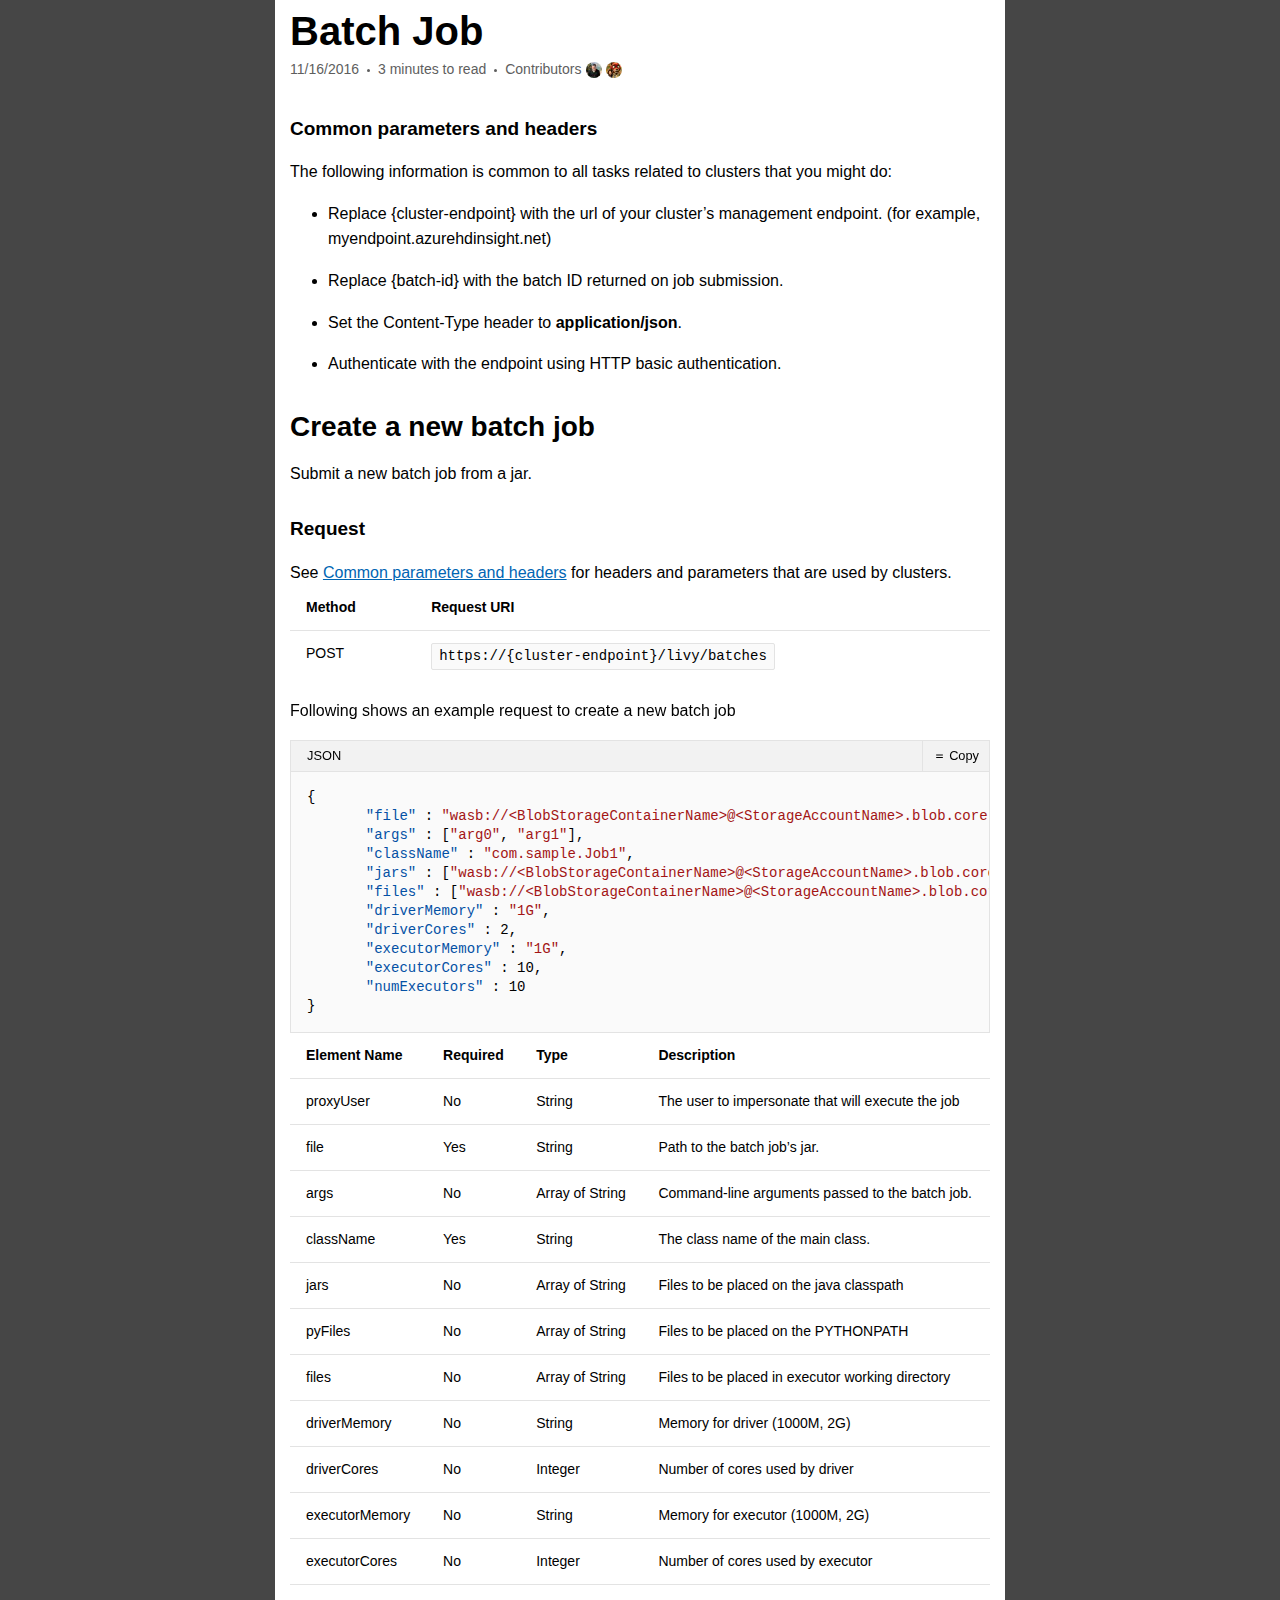
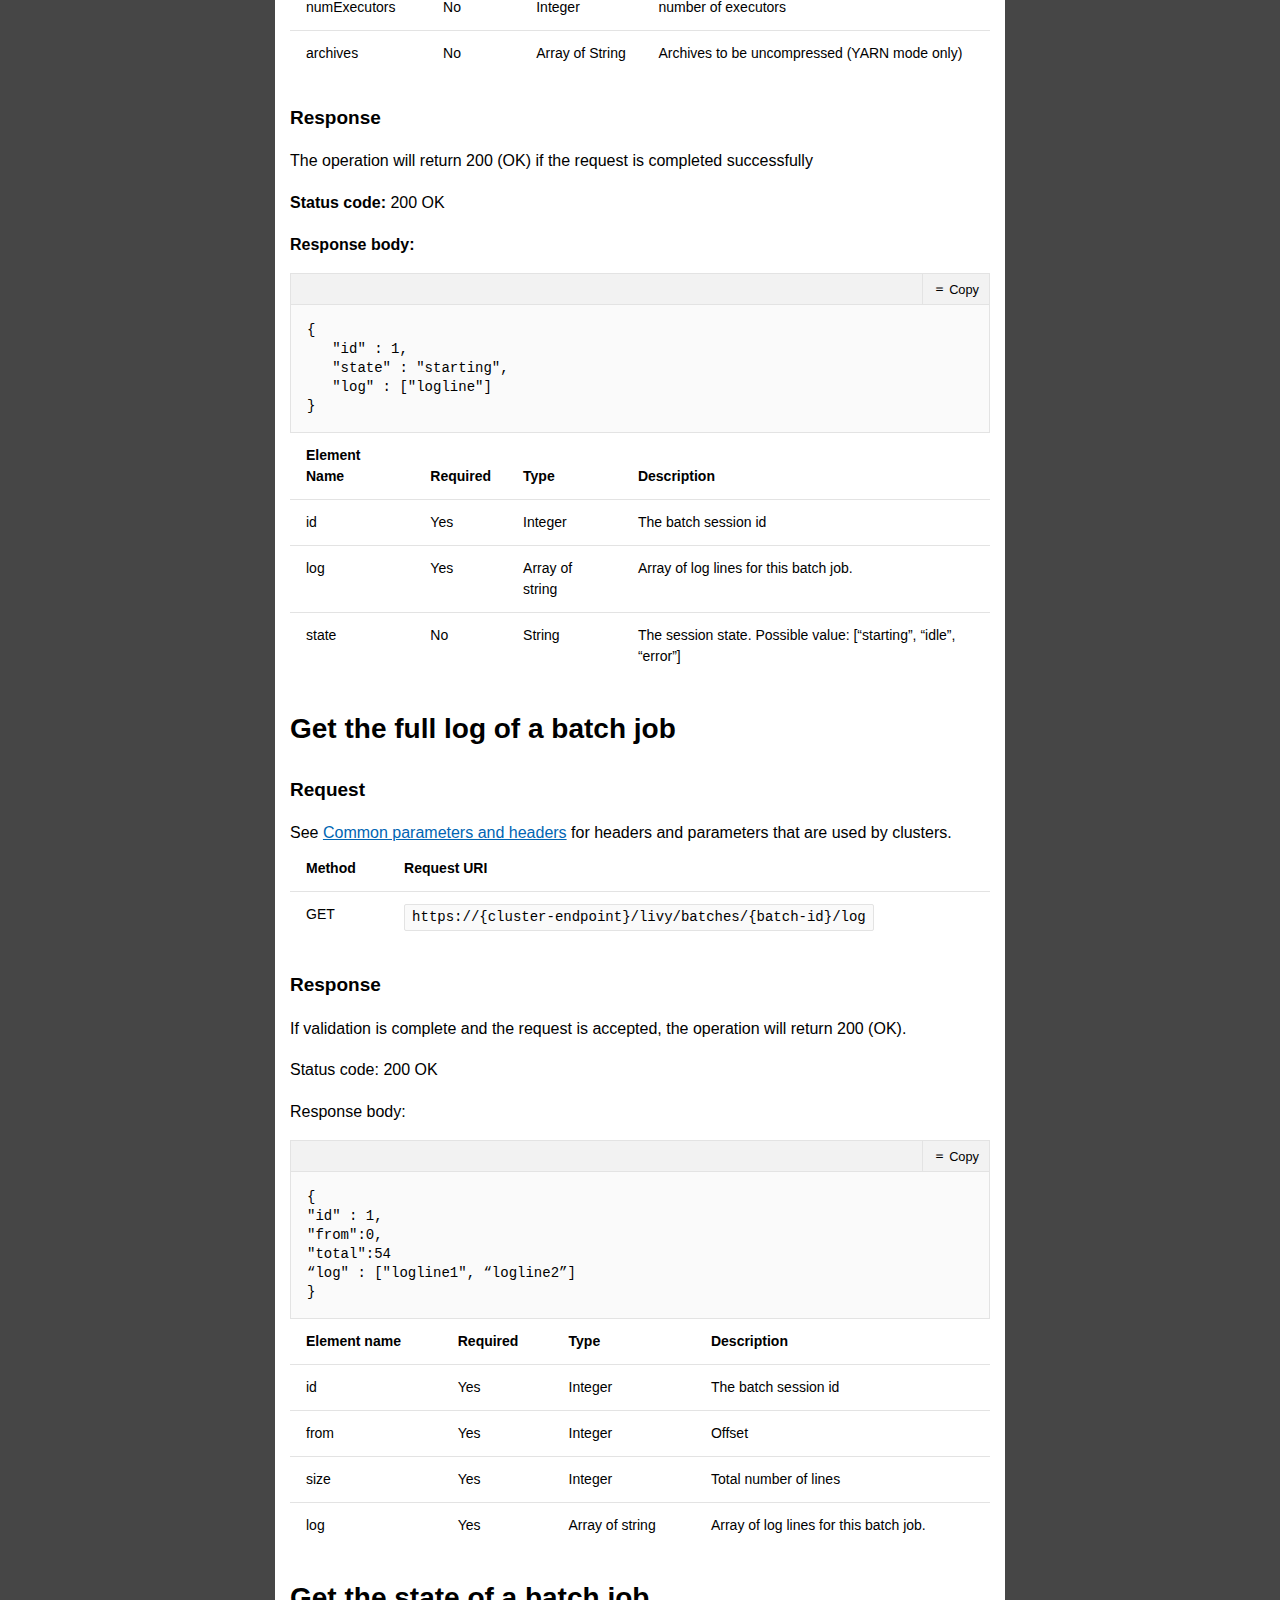
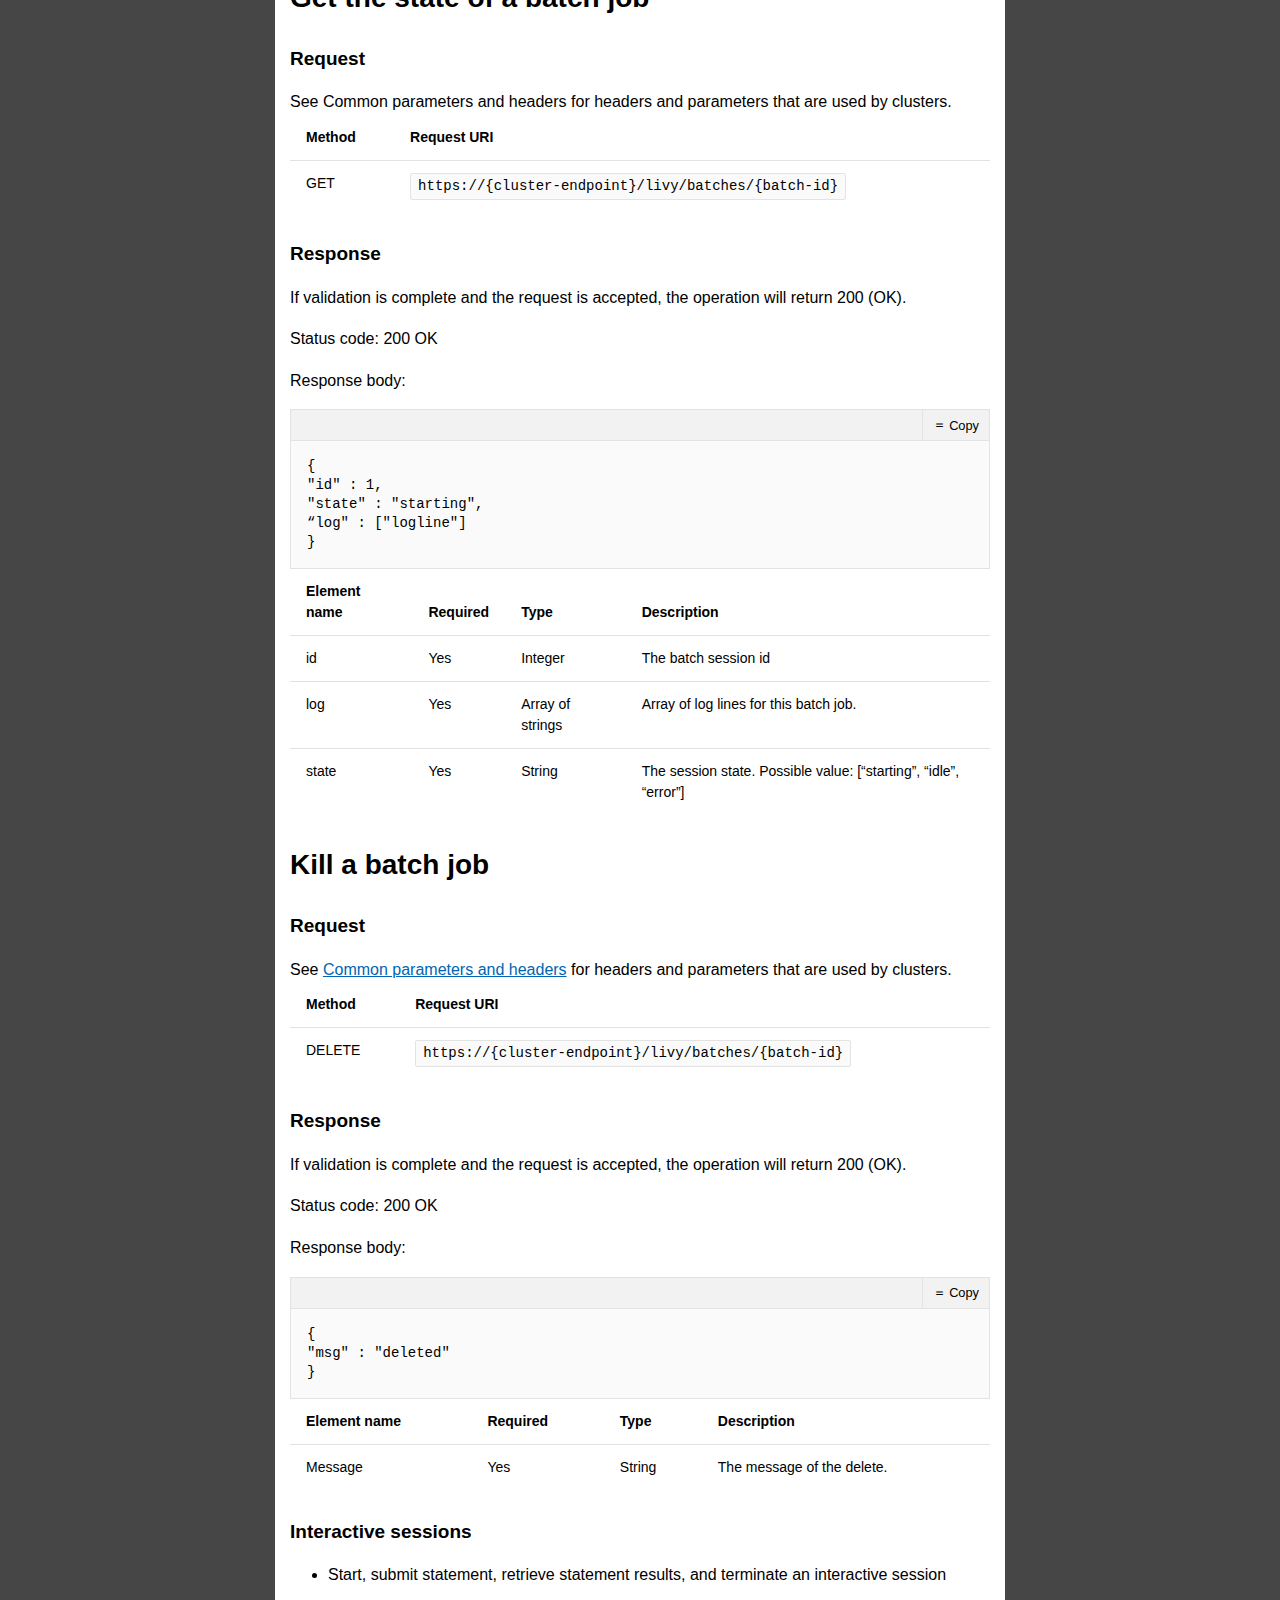
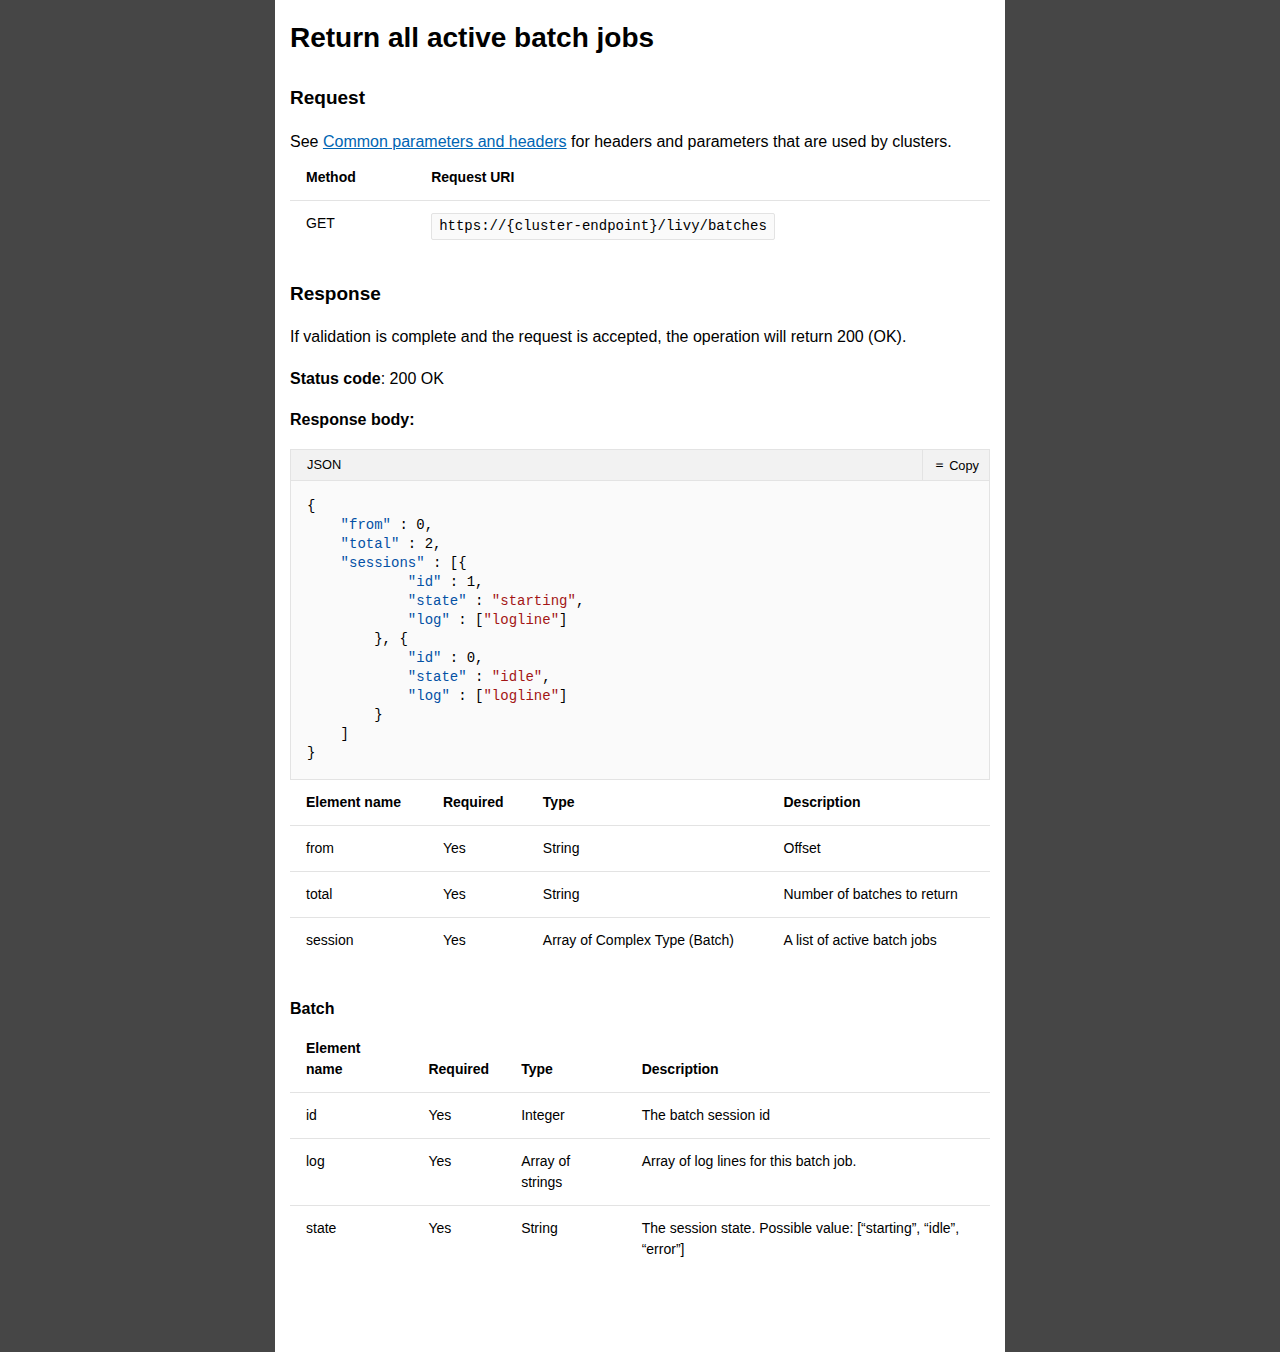
<file: livy说明文档/batch-job/index.html>
<!DOCTYPE html>
<html>
  <!-- OriginalSrc: https://docs.microsoft.com/en-us/rest/api/hdinsightspark/hdinsight-spark-batch-job -->
  <head>
    <meta http-equiv="Content-Type" content="text/html"; charset="UTF-8" />
    <meta name="viewport" content="width=device-width, initial-scale=1.0" />

    <title>Batch Job | Microsoft Docs</title>
    
<link rel="stylesheet" href="assets/1545821225-baa8f933d4d6f80a529bfc271ea8dd52.css">

<link rel="stylesheet" href="assets/1545821225-8def68d8133f651514cf1a4d558eb671.css">

<link rel="stylesheet" href="assets/1545821225-cf3596e23a81c496f07c69664ed1f073.css">
<style>
@media print {#ghostery-purple-box {display:none !important}}
</style>
<style>

</style>
<style>

</style>
<style>
object,embed{                -webkit-animation-duration:.001s;-webkit-animation-name:playerInserted;                -ms-animation-duration:.001s;-ms-animation-name:playerInserted;                -o-animation-duration:.001s;-o-animation-name:playerInserted;                animation-duration:.001s;animation-name:playerInserted;}                @-webkit-keyframes playerInserted{from{opacity:0.99;}to{opacity:1;}}                @-ms-keyframes playerInserted{from{opacity:0.99;}to{opacity:1;}}                @-o-keyframes playerInserted{from{opacity:0.99;}to{opacity:1;}}                @keyframes playerInserted{from{opacity:0.99;}to{opacity:1;}}
</style>

    <style class="mx-wc-style">
      .mx-wc-main img {max-width: 100%;}
      .mx-wc-main{
        box-sizing: content-box;
        background-color: rgb(255, 255, 255) !important;
        margin: 0 auto;
        max-width: 700px;
        padding: 15px 15px 80px 15px;
      }

      .mx-wc-main > .clipping-information{
        text-align: left;
        margin-top: 20px;
        background-color: #eeeeee !important;
        padding: 15px;
        border-radius: 4px;
        color: #333;
        font-size: 14px !important;
        line-height: 22px !important;
      }
      .mx-wc-main > .clipping-information a {
        color: blue !important;
        text-decoration: underline !important;
      }
      .mx-wc-main > .clipping-information label {
        display: inline;
        text-transform: none;
      }
      .mx-wc-main > .clipping-information label > code {
        padding: 2px 8px;
        background-color: rgba(200, 200, 200, 0.7)!important;
        font-size: 14px;
      }

    </style>
  </head>
  <body style="background-color: #464646 !important; min-height: 100%; height: auto;" id="" class="">
    <div class="mx-wc-main">
      <DIV class="mainContainer uhf-container  has-top-padding  has-default-focus" data-bi-name="body" style="display: block; float: none; position: relative; top: 0; left: 0; border: 0px; width: 100%; min-width:100%; max-width: 100%; min-height: auto; max-height: 100%; height: auto; padding: 0px; margin: 0px;"><DIV class="columns " style="display: block; float: none; position: relative; top: 0; left: 0; border: 0px; width: 100%; min-width:100%; max-width: 100%; min-height: auto; max-height: 100%; height: auto; padding: 0px; margin: 0px;"><SECTION class="primary-holder column is-two-thirds-tablet is-three-quarters-desktop" style="display: block; float: none; position: relative; top: 0; left: 0; border: 0px; width: 100%; min-width:100%; max-width: 100%; min-height: auto; max-height: 100%; height: auto; padding: 0px; margin: 0px;"><DIV class="columns " style="display: block; float: none; position: relative; top: 0; left: 0; border: 0px; width: 100%; min-width:100%; max-width: 100%; min-height: auto; max-height: 100%; height: auto; padding: 0px; margin: 0px;"><DIV id="main-column" class="column  is-full is-four-fifths-desktop " style="display: block; float: none; position: relative; top: 0; left: 0; border: 0px; width: 100%; min-width:100%; max-width: 100%; min-height: auto; max-height: 100%; height: auto; padding: 0px; margin: 0px;"><main id="main" role="main" class="content mx-wc-selected-elem" data-bi-name="content" lang="en-us" dir="ltr" style="float: none; position: relative; top: 0px; left: 0px; margin: 0px; flex: unset; width: 100%; max-width: 100%; box-sizing: border-box;">



						<h1 id="batch-job" sourcefile="docs-ref-conceptual/hdinsightspark/hdinsight-spark-batch-job.md" sourcestartlinenumber="10" sourceendlinenumber="10">Batch Job</h1>

						<ul class="metadata page-metadata" data-bi-name="page info" lang="en-us" dir="ltr">
							<li class="displayDate">
								<time role="presentation" datetime="2016-11-16T00:00:00.000Z" data-article-date-source="ms.date">11/16/2016</time>
							</li>
								<li class="readingTime">
									3 minutes to read
								</li>
							<li class="contributors-holder">
								<span class="contributors-text">Contributors</span>
								<ul class="contributors" data-bi-name="contributors">
											<li><a href="https://github.com/JasonWHowell" title="Jason H" data-bi-name="contributorprofile"><img src="assets/1545821225-393254b1aff63c69375f4295fa621b3d.png" data-src="assets/1545821225-393254b1aff63c69375f4295fa621b3d.png" alt="Jason H"></a></li>
											<li><a href="https://github.com/hellosnow" title="Huang Xueyuan(Jessie)" data-bi-name="contributorprofile"><img src="assets/1545821225-ad05565671430f1817ca729a8420ac0d.png" data-src="assets/1545821225-ad05565671430f1817ca729a8420ac0d.png" alt="Huang Xueyuan(Jessie)"></a></li>
								</ul>
							</li>

						</ul>

						



						<!-- <content> -->
							
<h3 id="bk_common" class="heading-with-anchor"> Common parameters and headers</h3>
<p> The following information is common to all tasks related to clusters that you might do:  </p>
<ul>
<li><p>Replace {cluster-endpoint} with the url of your cluster’s management endpoint. (for example, myendpoint.azurehdinsight.net)  </p>
</li>
<li><p>Replace {batch-id} with the batch ID returned on job submission.  </p>
</li>
<li><p>Set the Content-Type header to <strong>application/json</strong>.  </p>
</li>
<li><p>Authenticate with the endpoint using HTTP basic authentication.  </p>
</li>
</ul>
<h2 id="create-a-new-batch-job" class="heading-with-anchor">Create a new batch job</h2>
<p>Submit a new batch job from a jar.  </p>
<h3 id="request" class="heading-with-anchor">Request</h3>
<p> See <a href="#bk_common" data-linktype="self-bookmark">Common parameters and headers</a> for headers and parameters that are used by clusters.  </p>
<div class="table-scroll-wrapper"><table>
<thead>
<tr>
<th>Method</th>
<th>Request URI</th>
</tr>
</thead>
<tbody>
<tr>
<td>POST</td>
<td><code>https://{cluster-endpoint}/livy/batches</code></td>
</tr>
</tbody>
</table></div>
<p> Following shows an example request to create a new batch job  </p>
<div class="codeHeader" data-bi-name="code-header"><span class="language">JSON</span>
			<button class="action" data-bi-name="copy">
				<span class="docon docon-edit-copy" role="presentation"></span>
				<span>Copy</span>
			</button></div><pre><code class="lang-json">{  
       <span class="hljs-attr">"file"</span> : <span class="hljs-string">"wasb://&lt;BlobStorageContainerName&gt;@&lt;StorageAccountName&gt;.blob.core.windows.net/sample.jar"</span>,  
       <span class="hljs-attr">"args"</span> : [<span class="hljs-string">"arg0"</span>, <span class="hljs-string">"arg1"</span>],  
       <span class="hljs-attr">"className"</span> : <span class="hljs-string">"com.sample.Job1"</span>,  
       <span class="hljs-attr">"jars"</span> : [<span class="hljs-string">"wasb://&lt;BlobStorageContainerName&gt;@&lt;StorageAccountName&gt;.blob.core.windows.net/helper.jar"</span>],  
       <span class="hljs-attr">"files"</span> : [<span class="hljs-string">"wasb://&lt;BlobStorageContainerName&gt;@&lt;StorageAccountName&gt;.blob.core.windows.net/config.xml"</span>],  
       <span class="hljs-attr">"driverMemory"</span> : <span class="hljs-string">"1G"</span>,  
       <span class="hljs-attr">"driverCores"</span> : <span class="hljs-number">2</span>,  
       <span class="hljs-attr">"executorMemory"</span> : <span class="hljs-string">"1G"</span>,  
       <span class="hljs-attr">"executorCores"</span> : <span class="hljs-number">10</span>,  
       <span class="hljs-attr">"numExecutors"</span> : <span class="hljs-number">10</span>  
}  
</code></pre><div class="table-scroll-wrapper"><table>
<thead>
<tr>
<th>Element Name</th>
<th>Required</th>
<th>Type</th>
<th>Description</th>
</tr>
</thead>
<tbody>
<tr>
<td>proxyUser</td>
<td>No</td>
<td>String</td>
<td>The user to impersonate that will execute the job</td>
</tr>
<tr>
<td>file</td>
<td>Yes</td>
<td>String</td>
<td>Path to the batch job’s jar.</td>
</tr>
<tr>
<td>args</td>
<td>No</td>
<td>Array of String</td>
<td>Command-line arguments passed to the batch job.</td>
</tr>
<tr>
<td>className</td>
<td>Yes</td>
<td>String</td>
<td>The class name of the main class.</td>
</tr>
<tr>
<td>jars</td>
<td>No</td>
<td>Array of String</td>
<td>Files to be placed on the java classpath</td>
</tr>
<tr>
<td>pyFiles</td>
<td>No</td>
<td>Array of String</td>
<td>Files to be placed on the PYTHONPATH</td>
</tr>
<tr>
<td>files</td>
<td>No</td>
<td>Array of String</td>
<td>Files to be placed in executor working directory</td>
</tr>
<tr>
<td>driverMemory</td>
<td>No</td>
<td>String</td>
<td>Memory for driver (1000M, 2G)</td>
</tr>
<tr>
<td>driverCores</td>
<td>No</td>
<td>Integer</td>
<td>Number of cores used by driver</td>
</tr>
<tr>
<td>executorMemory</td>
<td>No</td>
<td>String</td>
<td>Memory for executor (1000M, 2G)</td>
</tr>
<tr>
<td>executorCores</td>
<td>No</td>
<td>Integer</td>
<td>Number of cores used by executor</td>
</tr>
<tr>
<td>numExecutors</td>
<td>No</td>
<td>Integer</td>
<td>number of executors</td>
</tr>
<tr>
<td>archives</td>
<td>No</td>
<td>Array of String</td>
<td>Archives to be uncompressed (YARN mode only)</td>
</tr>
</tbody>
</table></div>
<h3 id="response" class="heading-with-anchor">Response</h3>
<p> The operation will return 200 (OK) if the request is completed successfully  </p>
<p> <strong>Status code:</strong> 200 OK  </p>
<p> <strong>Response body:</strong>  </p>
<div class="codeHeader" data-bi-name="code-header"><span class="language"></span>
			<button class="action" data-bi-name="copy">
				<span class="docon docon-edit-copy" role="presentation"></span>
				<span>Copy</span>
			</button></div><pre><code>{  
   "id" : 1,  
   "state" : "starting",  
   "log" : ["logline"]  
}  
</code></pre><div class="table-scroll-wrapper"><table>
<thead>
<tr>
<th>Element Name</th>
<th>Required</th>
<th>Type</th>
<th>Description</th>
</tr>
</thead>
<tbody>
<tr>
<td>id</td>
<td>Yes</td>
<td>Integer</td>
<td>The batch session id</td>
</tr>
<tr>
<td>log</td>
<td>Yes</td>
<td>Array of string</td>
<td>Array of log lines for this batch job.</td>
</tr>
<tr>
<td>state</td>
<td>No</td>
<td>String</td>
<td>The session state. Possible value: [“starting”, “idle”, “error”]</td>
</tr>
</tbody>
</table></div>
<h2 id="get-the-full-log-of-a-batch-job" class="heading-with-anchor">Get the full log of a batch job</h2>
<h3 id="request-1" class="heading-with-anchor">Request</h3>
<p> See <a href="#bk_common" data-linktype="self-bookmark">Common parameters and headers</a> for headers and parameters that are used by clusters.  </p>
<div class="table-scroll-wrapper"><table>
<thead>
<tr>
<th>Method</th>
<th>Request URI</th>
</tr>
</thead>
<tbody>
<tr>
<td>GET</td>
<td><code>https://{cluster-endpoint}/livy/batches/{batch-id}/log</code></td>
</tr>
</tbody>
</table></div>
<h3 id="response-1" class="heading-with-anchor">Response</h3>
<p> If validation is complete and the request is accepted, the operation will return 200 (OK).  </p>
<p> Status code: 200 OK  </p>
<p> Response body:  </p>
<div class="codeHeader" data-bi-name="code-header"><span class="language"></span>
			<button class="action" data-bi-name="copy">
				<span class="docon docon-edit-copy" role="presentation"></span>
				<span>Copy</span>
			</button></div><pre><code>{  
"id" : 1,  
"from":0,  
"total":54  
“log" : ["logline1", “logline2”]  
}  
</code></pre><div class="table-scroll-wrapper"><table>
<thead>
<tr>
<th>Element name</th>
<th>Required</th>
<th>Type</th>
<th>Description</th>
</tr>
</thead>
<tbody>
<tr>
<td>id</td>
<td>Yes</td>
<td>Integer</td>
<td>The batch session id</td>
</tr>
<tr>
<td>from</td>
<td>Yes</td>
<td>Integer</td>
<td>Offset</td>
</tr>
<tr>
<td>size</td>
<td>Yes</td>
<td>Integer</td>
<td>Total number of lines</td>
</tr>
<tr>
<td>log</td>
<td>Yes</td>
<td>Array of string</td>
<td>Array of log lines for this batch job.</td>
</tr>
</tbody>
</table></div>
<h2 id="get-the-state-of-a-batch-job" class="heading-with-anchor">Get the state of a batch job</h2>
<h3 id="request-2" class="heading-with-anchor">Request</h3>
<p> See Common parameters and headers for headers and parameters that are used by clusters.  </p>
<div class="table-scroll-wrapper"><table>
<thead>
<tr>
<th>Method</th>
<th>Request URI</th>
</tr>
</thead>
<tbody>
<tr>
<td>GET</td>
<td><code>https://{cluster-endpoint}/livy/batches/{batch-id}</code></td>
</tr>
</tbody>
</table></div>
<h3 id="response-2" class="heading-with-anchor">Response</h3>
<p> If validation is complete and the request is accepted, the operation will return 200 (OK).  </p>
<p> Status code: 200 OK  </p>
<p> Response body:  </p>
<div class="codeHeader" data-bi-name="code-header"><span class="language"></span>
			<button class="action" data-bi-name="copy">
				<span class="docon docon-edit-copy" role="presentation"></span>
				<span>Copy</span>
			</button></div><pre><code>{  
"id" : 1,  
"state" : "starting",  
“log" : ["logline"]  
}  
</code></pre><div class="table-scroll-wrapper"><table>
<thead>
<tr>
<th>Element name</th>
<th>Required</th>
<th>Type</th>
<th>Description</th>
</tr>
</thead>
<tbody>
<tr>
<td>id</td>
<td>Yes</td>
<td>Integer</td>
<td>The batch session id</td>
</tr>
<tr>
<td>log</td>
<td>Yes</td>
<td>Array of strings</td>
<td>Array of log lines for this batch job.</td>
</tr>
<tr>
<td>state</td>
<td>Yes</td>
<td>String</td>
<td>The session state. Possible value: [“starting”, “idle”, “error”]</td>
</tr>
</tbody>
</table></div>
<h2 id="kill-a-batch-job" class="heading-with-anchor">Kill a batch job</h2>
<h3 id="request-3" class="heading-with-anchor">Request</h3>
<p> See <a href="#bk_common" data-linktype="self-bookmark">Common parameters and headers</a> for headers and parameters that are used by clusters.  </p>
<div class="table-scroll-wrapper"><table>
<thead>
<tr>
<th>Method</th>
<th>Request URI</th>
</tr>
</thead>
<tbody>
<tr>
<td>DELETE</td>
<td><code>https://{cluster-endpoint}/livy/batches/{batch-id}</code></td>
</tr>
</tbody>
</table></div>
<h3 id="response-3" class="heading-with-anchor">Response</h3>
<p> If validation is complete and the request is accepted, the operation will return 200 (OK).  </p>
<p> Status code: 200 OK  </p>
<p> Response body:  </p>
<div class="codeHeader" data-bi-name="code-header"><span class="language"></span>
			<button class="action" data-bi-name="copy">
				<span class="docon docon-edit-copy" role="presentation"></span>
				<span>Copy</span>
			</button></div><pre><code>{  
"msg" : "deleted"  
}  
</code></pre><div class="table-scroll-wrapper"><table>
<thead>
<tr>
<th>Element name</th>
<th>Required</th>
<th>Type</th>
<th>Description</th>
</tr>
</thead>
<tbody>
<tr>
<td>Message</td>
<td>Yes</td>
<td>String</td>
<td>The message of the delete.</td>
</tr>
</tbody>
</table></div>
<h3 id="interactive-sessions" class="heading-with-anchor">Interactive sessions</h3>
<ul>
<li>Start, submit statement, retrieve statement results, and terminate an interactive session</li>
</ul>
<h2 id="return-all-active-batch-jobs" class="heading-with-anchor">Return all active batch jobs</h2>
<h3 id="request-4" class="heading-with-anchor">Request</h3>
<p> See <a href="#bk_common" data-linktype="self-bookmark">Common parameters and headers</a> for headers and parameters that are used by clusters.  </p>
<div class="table-scroll-wrapper"><table>
<thead>
<tr>
<th>Method</th>
<th>Request URI</th>
</tr>
</thead>
<tbody>
<tr>
<td>GET</td>
<td><code>https://{cluster-endpoint}/livy/batches</code></td>
</tr>
</tbody>
</table></div>
<h3 id="response-4" class="heading-with-anchor">Response</h3>
<p> If validation is complete and the request is accepted, the operation will return 200 (OK).  </p>
<p> <strong>Status code</strong>: 200 OK  </p>
<p> <strong>Response body:</strong>  </p>
<div class="codeHeader" data-bi-name="code-header"><span class="language">JSON</span>
			<button class="action" data-bi-name="copy">
				<span class="docon docon-edit-copy" role="presentation"></span>
				<span>Copy</span>
			</button></div><pre><code class="lang-json">{  
    <span class="hljs-attr">"from"</span> : <span class="hljs-number">0</span>,  
    <span class="hljs-attr">"total"</span> : <span class="hljs-number">2</span>,  
    <span class="hljs-attr">"sessions"</span> : [{  
            <span class="hljs-attr">"id"</span> : <span class="hljs-number">1</span>,  
            <span class="hljs-attr">"state"</span> : <span class="hljs-string">"starting"</span>,  
            <span class="hljs-attr">"log"</span> : [<span class="hljs-string">"logline"</span>]  
        }, {  
            <span class="hljs-attr">"id"</span> : <span class="hljs-number">0</span>,  
            <span class="hljs-attr">"state"</span> : <span class="hljs-string">"idle"</span>,  
            <span class="hljs-attr">"log"</span> : [<span class="hljs-string">"logline"</span>]  
        }  
    ]  
}  
</code></pre><div class="table-scroll-wrapper"><table>
<thead>
<tr>
<th>Element name</th>
<th>Required</th>
<th>Type</th>
<th>Description</th>
</tr>
</thead>
<tbody>
<tr>
<td>from</td>
<td>Yes</td>
<td>String</td>
<td>Offset</td>
</tr>
<tr>
<td>total</td>
<td>Yes</td>
<td>String</td>
<td>Number of batches to return</td>
</tr>
<tr>
<td>session</td>
<td>Yes</td>
<td>Array of Complex  Type (Batch)</td>
<td>A list of active batch jobs</td>
</tr>
</tbody>
</table></div>
<h4 id="batch" class="heading-with-anchor">Batch</h4>
<div class="table-scroll-wrapper"><table>
<thead>
<tr>
<th>Element name</th>
<th>Required</th>
<th>Type</th>
<th>Description</th>
</tr>
</thead>
<tbody>
<tr>
<td>id</td>
<td>Yes</td>
<td>Integer</td>
<td>The batch session id</td>
</tr>
<tr>
<td>log</td>
<td>Yes</td>
<td>Array of strings</td>
<td>Array of log lines for this batch job.</td>
</tr>
<tr>
<td>state</td>
<td>Yes</td>
<td>String</td>
<td>The session state. Possible value: [“starting”, “idle”, “error”]</td>
</tr>
</tbody>
</table></div>

  </body>
</html>
</file>
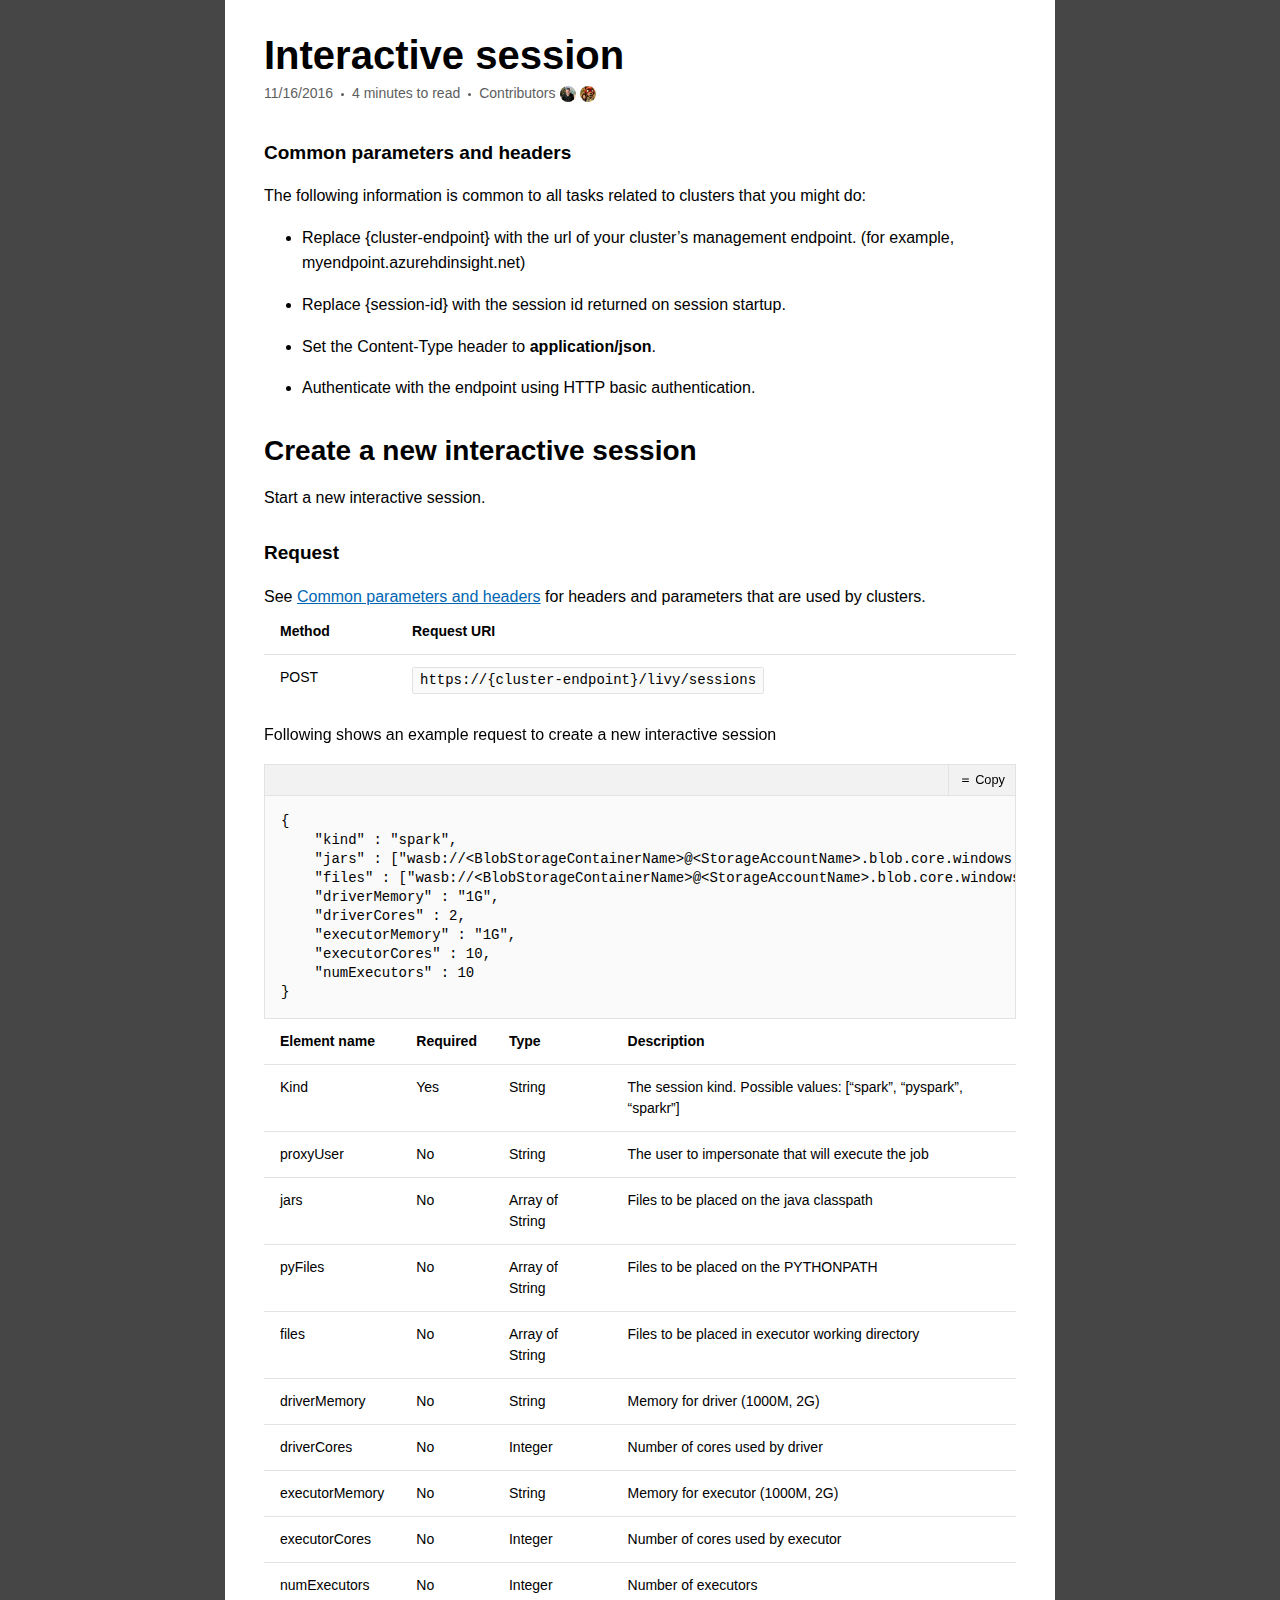
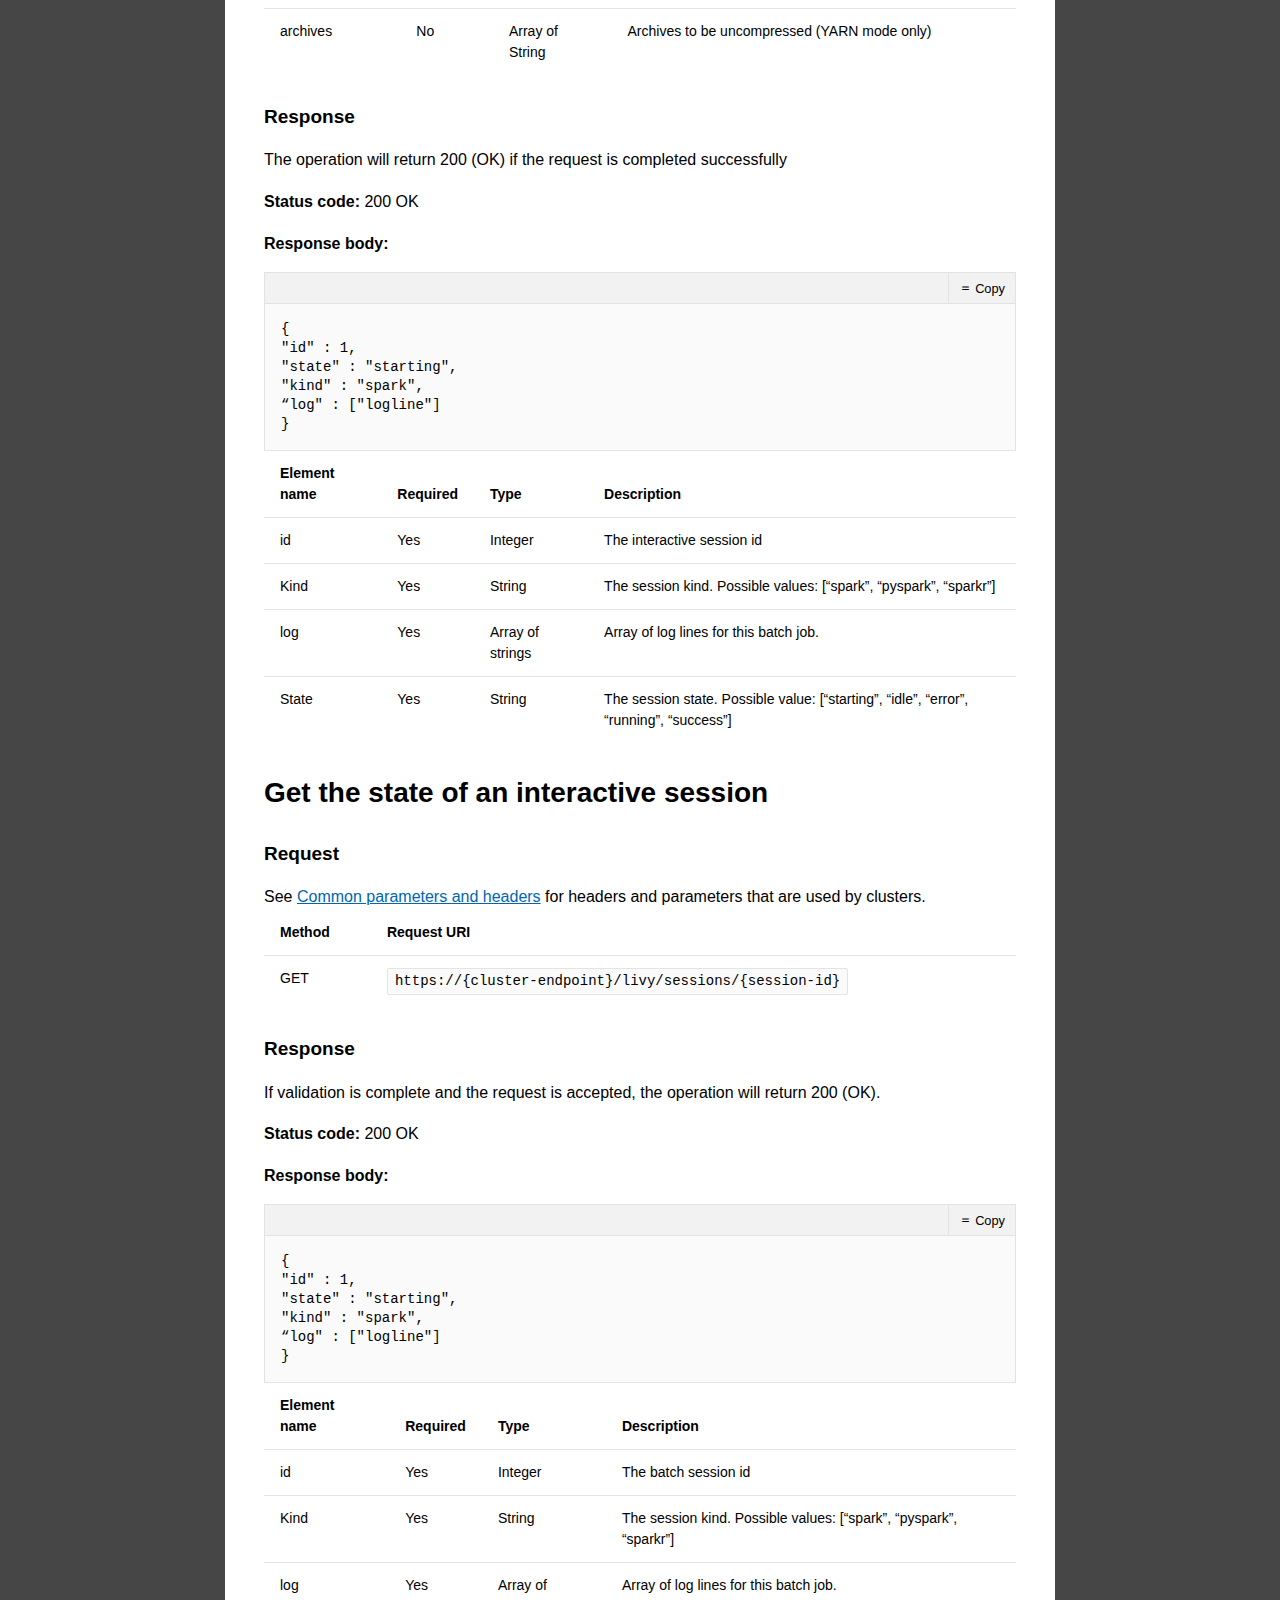
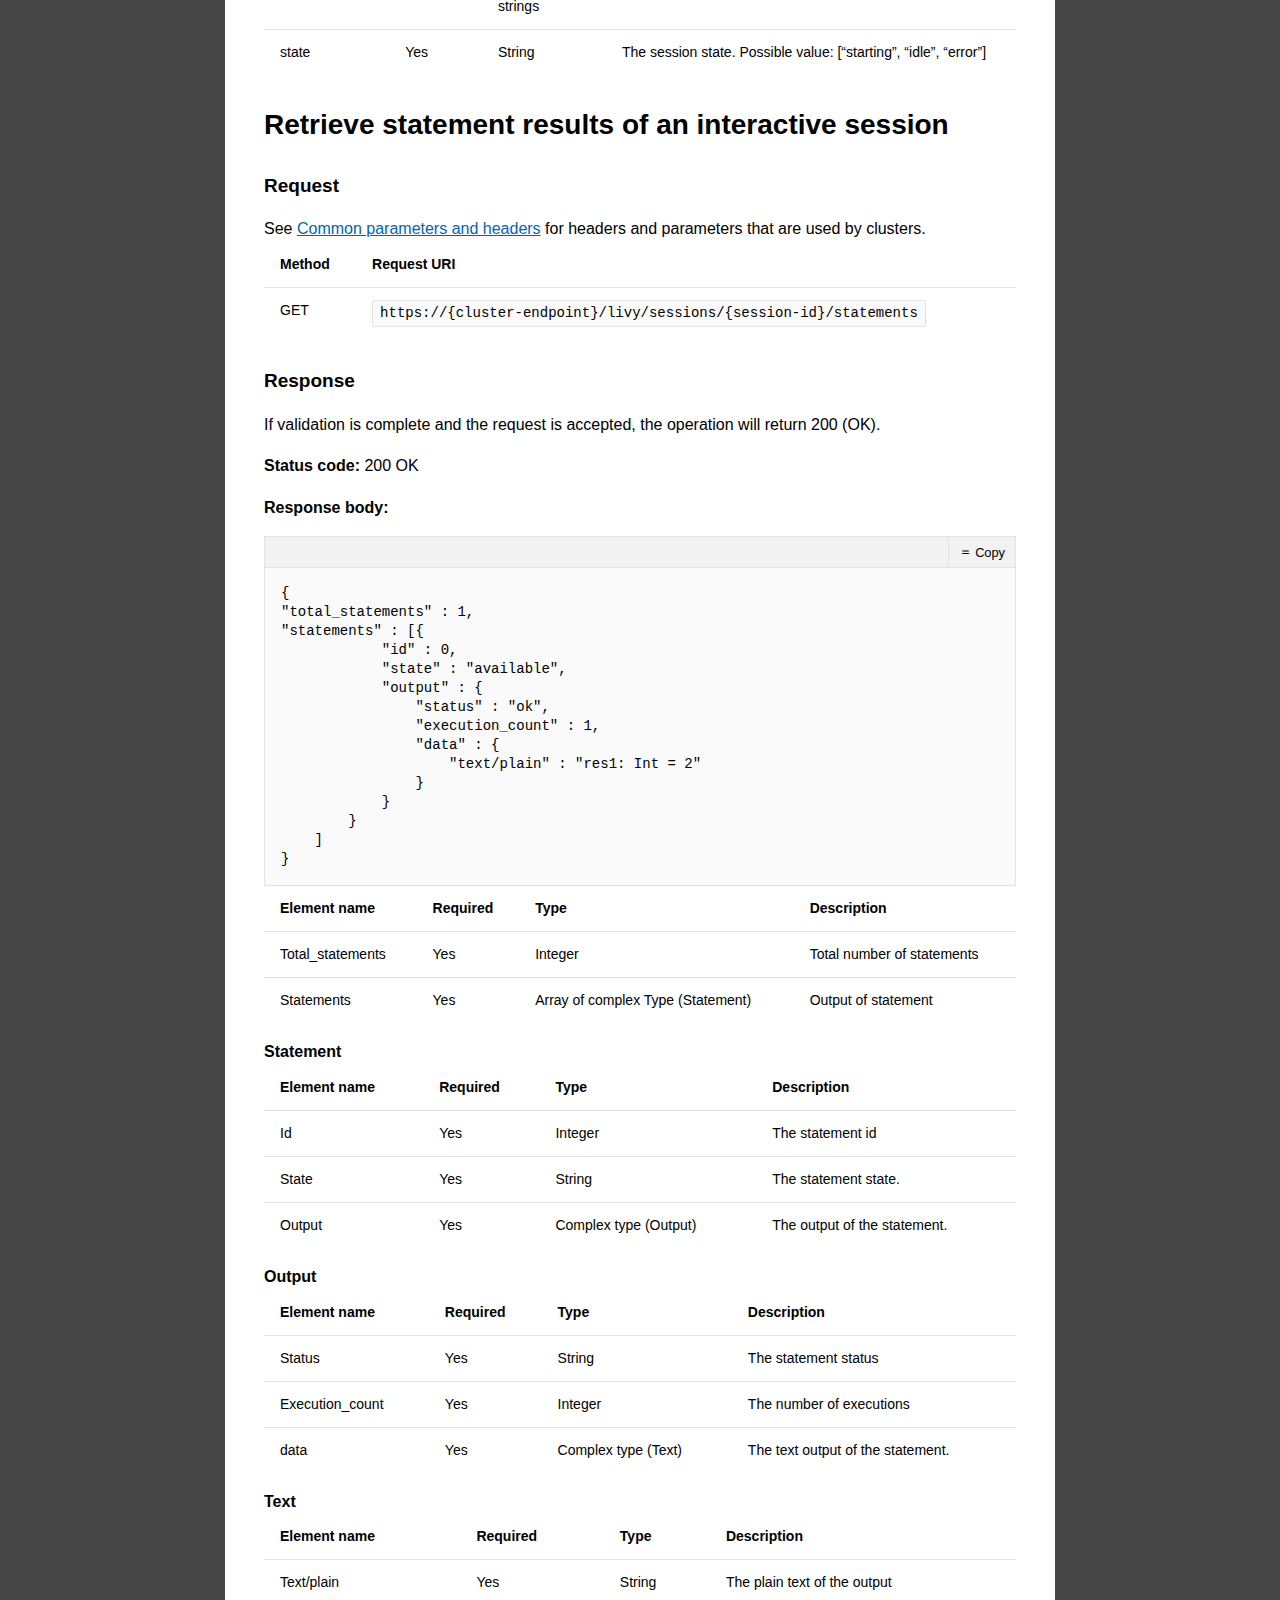
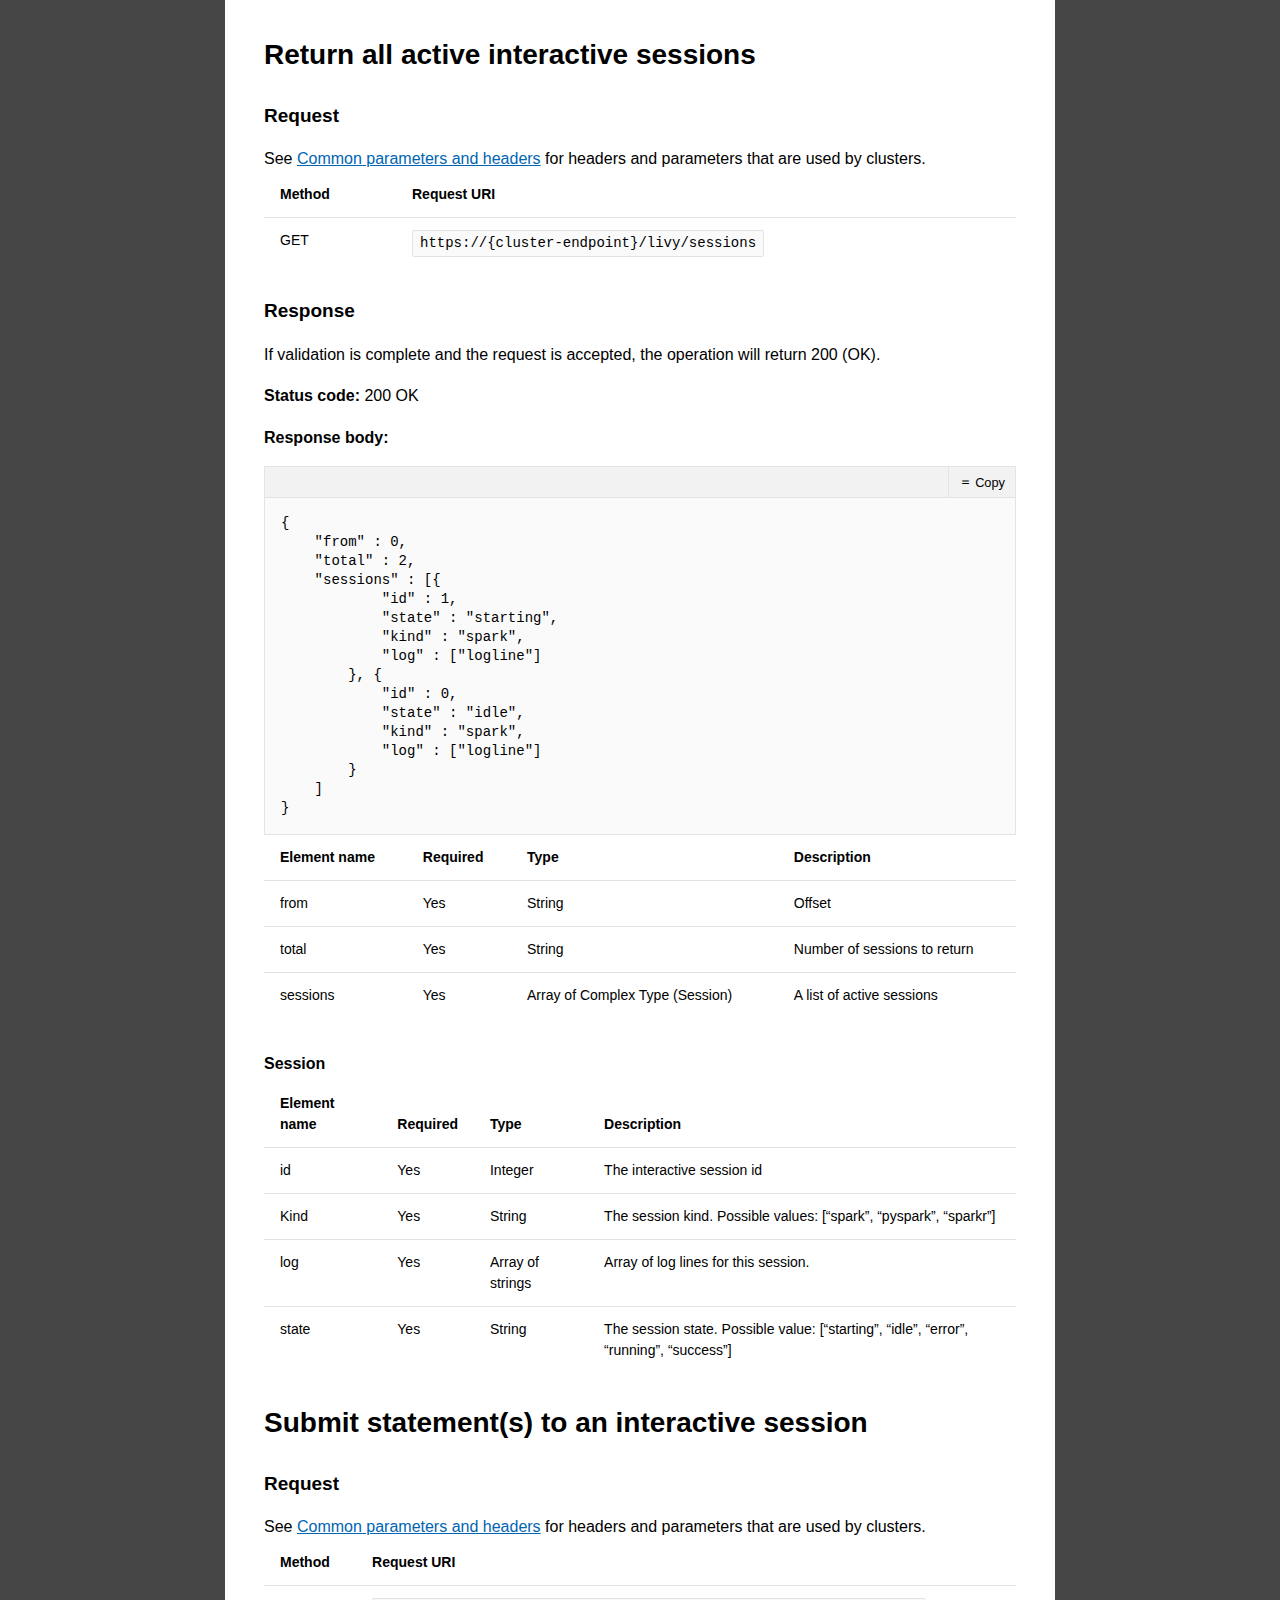
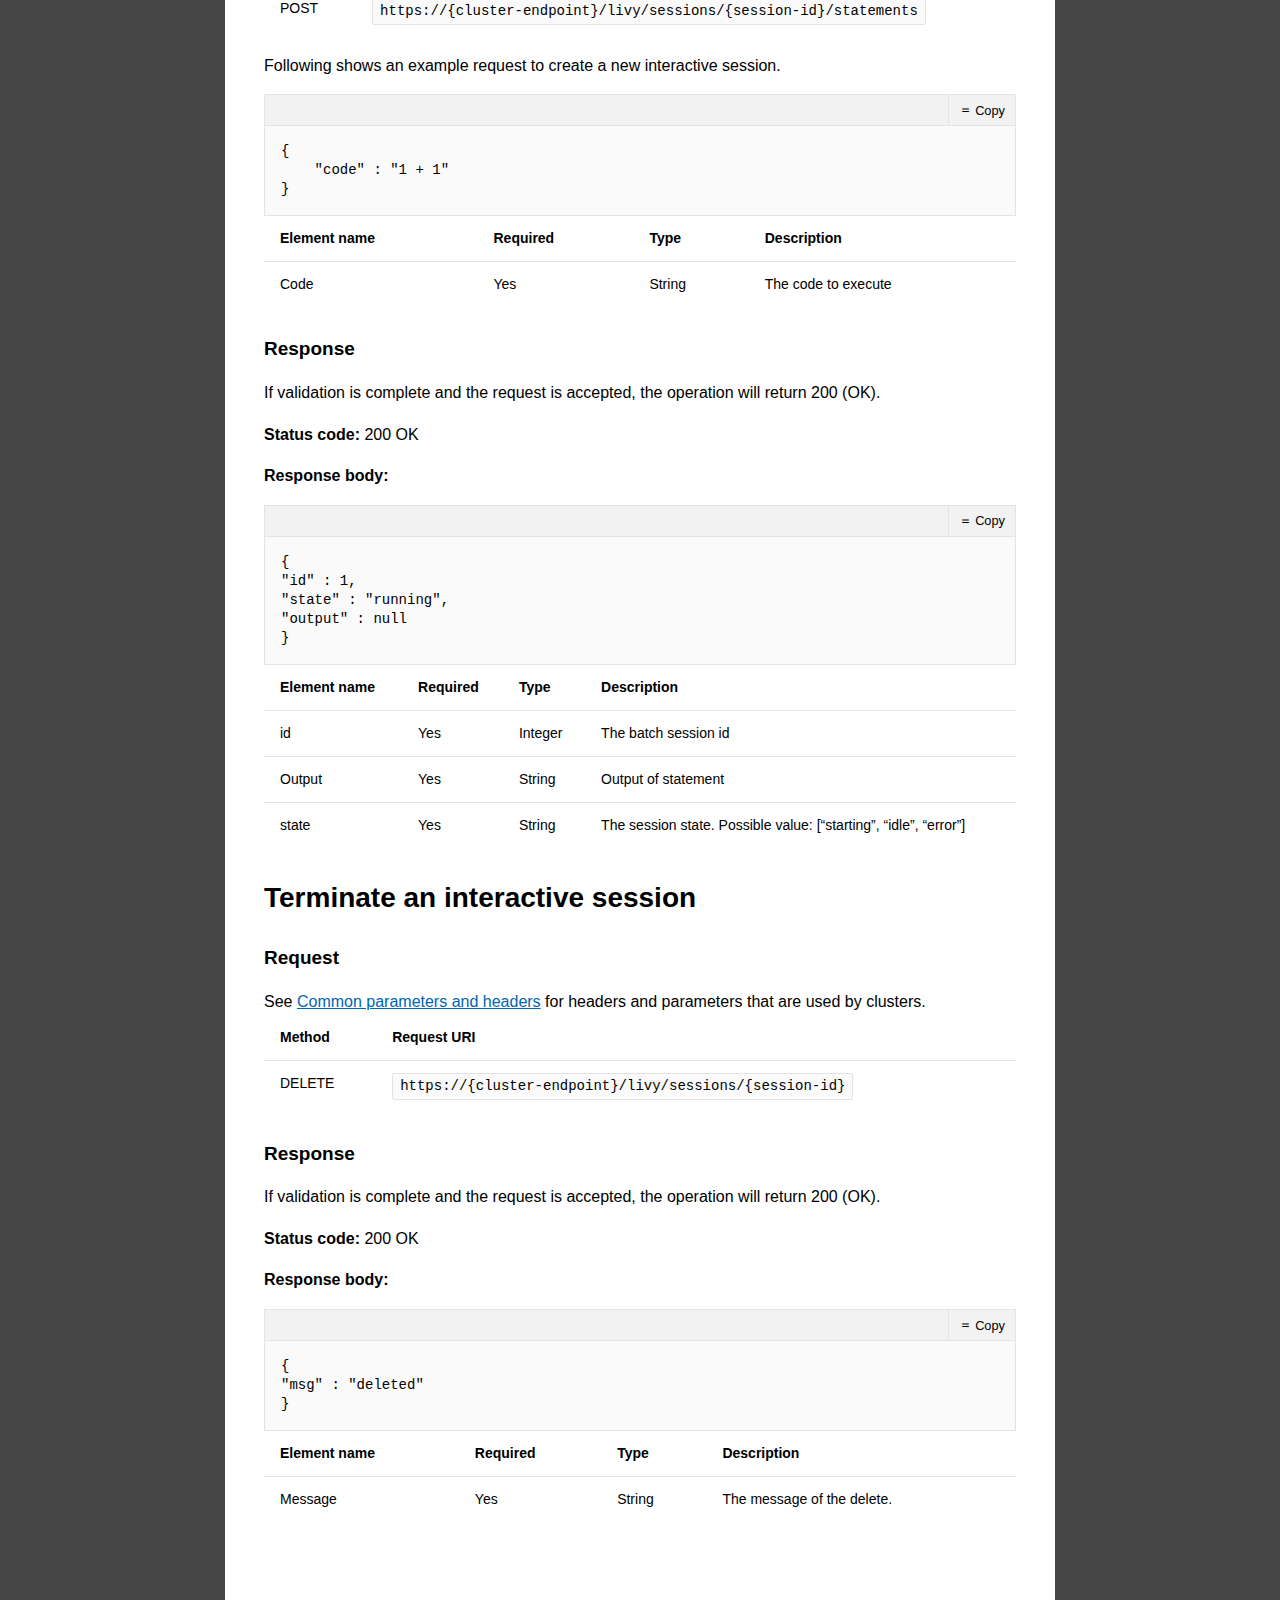
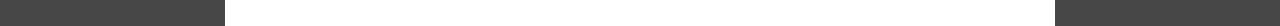
<file: livy说明文档/interactive-job/index.html>
<!DOCTYPE html>
<html>
  <!-- OriginalSrc: https://docs.microsoft.com/en-us/rest/api/hdinsightspark/hdinsight-spark-interactive-session -->
  <head>
    <meta http-equiv="Content-Type" content="text/html"; charset="UTF-8" />
    <meta name="viewport" content="width=device-width, initial-scale=1.0" />

    <title>Interactive session | Microsoft Docs</title>
    
<link rel="stylesheet" href="assets/1545821251-baa8f933d4d6f80a529bfc271ea8dd52.css">

<link rel="stylesheet" href="assets/1545821251-8def68d8133f651514cf1a4d558eb671.css">

<link rel="stylesheet" href="assets/1545821251-cf3596e23a81c496f07c69664ed1f073.css">
<style>
@media print {#ghostery-purple-box {display:none !important}}
</style>
<style>

</style>
<style>

</style>
<style>
object,embed{                -webkit-animation-duration:.001s;-webkit-animation-name:playerInserted;                -ms-animation-duration:.001s;-ms-animation-name:playerInserted;                -o-animation-duration:.001s;-o-animation-name:playerInserted;                animation-duration:.001s;animation-name:playerInserted;}                @-webkit-keyframes playerInserted{from{opacity:0.99;}to{opacity:1;}}                @-ms-keyframes playerInserted{from{opacity:0.99;}to{opacity:1;}}                @-o-keyframes playerInserted{from{opacity:0.99;}to{opacity:1;}}                @keyframes playerInserted{from{opacity:0.99;}to{opacity:1;}}
</style>

    <style class="mx-wc-style">
      .mx-wc-main img {max-width: 100%;}
      .mx-wc-main{
        box-sizing: content-box;
        background-color: rgb(255, 255, 255) !important;
        margin: 0 auto;
        max-width: 800px;
        padding: 15px 15px 80px 15px;
      }

      .mx-wc-main > .clipping-information{
        text-align: left;
        margin-top: 20px;
        background-color: #eeeeee !important;
        padding: 15px;
        border-radius: 4px;
        color: #333;
        font-size: 14px !important;
        line-height: 22px !important;
      }
      .mx-wc-main > .clipping-information a {
        color: blue !important;
        text-decoration: underline !important;
      }
      .mx-wc-main > .clipping-information label {
        display: inline;
        text-transform: none;
      }
      .mx-wc-main > .clipping-information label > code {
        padding: 2px 8px;
        background-color: rgba(200, 200, 200, 0.7)!important;
        font-size: 14px;
      }

    </style>
  </head>
  <body style="background-color: #464646 !important; min-height: 100%; height: auto;" id="" class="">
    <div class="mx-wc-main">
      <DIV class="mainContainer uhf-container  has-top-padding  has-default-focus" data-bi-name="body" style="display: block; float: none; position: relative; top: 0; left: 0; border: 0px; width: 100%; min-width:100%; max-width: 100%; min-height: auto; max-height: 100%; height: auto; padding: 0px; margin: 0px;"><DIV class="columns " style="display: block; float: none; position: relative; top: 0; left: 0; border: 0px; width: 100%; min-width:100%; max-width: 100%; min-height: auto; max-height: 100%; height: auto; padding: 0px; margin: 0px;"><SECTION class="primary-holder column is-two-thirds-tablet is-three-quarters-desktop" style="display: block; float: none; position: relative; top: 0; left: 0; border: 0px; width: 100%; min-width:100%; max-width: 100%; min-height: auto; max-height: 100%; height: auto; padding: 0px; margin: 0px;"><DIV class="columns " style="display: block; float: none; position: relative; top: 0; left: 0; border: 0px; width: 100%; min-width:100%; max-width: 100%; min-height: auto; max-height: 100%; height: auto; padding: 0px; margin: 0px;"><div id="main-column" class="column is-full is-four-fifths-desktop mx-wc-selected-elem" style="float: none; position: relative; top: 0px; left: 0px; margin: 0px; flex: unset; width: 100%; max-width: 100%; box-sizing: border-box;">
					
					<main id="main" role="main" class="content" data-bi-name="content" lang="en-us" dir="ltr">



						<h1 id="interactive-session" sourcefile="docs-ref-conceptual/hdinsightspark/hdinsight-spark-interactive-session.md" sourcestartlinenumber="9" sourceendlinenumber="9">Interactive session</h1>

						<ul class="metadata page-metadata" data-bi-name="page info" lang="en-us" dir="ltr">
							<li class="displayDate">
								<time role="presentation" datetime="2016-11-16T00:00:00.000Z" data-article-date-source="ms.date">11/16/2016</time>
							</li>
								<li class="readingTime">
									4 minutes to read
								</li>
							<li class="contributors-holder">
								<span class="contributors-text">Contributors</span>
								<ul class="contributors" data-bi-name="contributors">
											<li><a href="https://github.com/JasonWHowell" title="Jason H" data-bi-name="contributorprofile"><img src="assets/1545821251-393254b1aff63c69375f4295fa621b3d.png" data-src="assets/1545821251-393254b1aff63c69375f4295fa621b3d.png" alt="Jason H"></a></li>
											<li><a href="https://github.com/hellosnow" title="Huang Xueyuan(Jessie)" data-bi-name="contributorprofile"><img src="assets/1545821251-ad05565671430f1817ca729a8420ac0d.png" data-src="assets/1545821251-ad05565671430f1817ca729a8420ac0d.png" alt="Huang Xueyuan(Jessie)"></a></li>
								</ul>
							</li>

						</ul>

						



						<!-- <content> -->
							
<h3 id="bk_common" class="heading-with-anchor"> Common parameters and headers</h3>
<p> The following information is common to all tasks related to clusters that you might do:</p>
<ul>
<li><p>Replace {cluster-endpoint} with the url of your cluster’s management endpoint. (for example, myendpoint.azurehdinsight.net)  </p>
</li>
<li><p>Replace {session-id} with the session id returned on session startup.  </p>
</li>
<li><p>Set the Content-Type header to <strong>application/json</strong>.  </p>
</li>
<li><p>Authenticate with the endpoint using HTTP basic authentication.  </p>
</li>
</ul>
<h2 id="create-a-new-interactive-session" class="heading-with-anchor">Create a new interactive session</h2>
<p>Start a new interactive session.  </p>
<h3 id="request" class="heading-with-anchor">Request</h3>
<p> See <a href="#bk_common" data-linktype="self-bookmark">Common parameters and headers</a> for headers and parameters that are used by clusters.  </p>
<div class="table-scroll-wrapper"><table>
<thead>
<tr>
<th>Method</th>
<th>Request URI</th>
</tr>
</thead>
<tbody>
<tr>
<td>POST</td>
<td><code>https://{cluster-endpoint}/livy/sessions</code></td>
</tr>
</tbody>
</table></div>
<p> Following shows an example request to create a new interactive session  </p>
<div class="codeHeader" data-bi-name="code-header"><span class="language"></span>
			<button class="action" data-bi-name="copy">
				<span class="docon docon-edit-copy" role="presentation"></span>
				<span>Copy</span>
			</button></div><pre><code>{  
    "kind" : "spark",  
    "jars" : ["wasb://&lt;BlobStorageContainerName&gt;@&lt;StorageAccountName&gt;.blob.core.windows.net/helper.jar"],  
    "files" : ["wasb://&lt;BlobStorageContainerName&gt;@&lt;StorageAccountName&gt;.blob.core.windows.net/config.xml"],  
    "driverMemory" : "1G",  
    "driverCores" : 2,  
    "executorMemory" : "1G",  
    "executorCores" : 10,  
    "numExecutors" : 10  
}  
</code></pre><div class="table-scroll-wrapper"><table>
<thead>
<tr>
<th>Element name</th>
<th>Required</th>
<th>Type</th>
<th>Description</th>
</tr>
</thead>
<tbody>
<tr>
<td>Kind</td>
<td>Yes</td>
<td>String</td>
<td>The session kind. Possible values: [“spark”, “pyspark”, “sparkr”]</td>
</tr>
<tr>
<td>proxyUser</td>
<td>No</td>
<td>String</td>
<td>The user to impersonate that will execute the job</td>
</tr>
<tr>
<td>jars</td>
<td>No</td>
<td>Array of String</td>
<td>Files to be placed on the java classpath</td>
</tr>
<tr>
<td>pyFiles</td>
<td>No</td>
<td>Array of String</td>
<td>Files to be placed on the PYTHONPATH</td>
</tr>
<tr>
<td>files</td>
<td>No</td>
<td>Array of String</td>
<td>Files to be placed in executor working directory</td>
</tr>
<tr>
<td>driverMemory</td>
<td>No</td>
<td>String</td>
<td>Memory for driver (1000M, 2G)</td>
</tr>
<tr>
<td>driverCores</td>
<td>No</td>
<td>Integer</td>
<td>Number of cores used by driver</td>
</tr>
<tr>
<td>executorMemory</td>
<td>No</td>
<td>String</td>
<td>Memory for executor (1000M, 2G)</td>
</tr>
<tr>
<td>executorCores</td>
<td>No</td>
<td>Integer</td>
<td>Number of cores used by executor</td>
</tr>
<tr>
<td>numExecutors</td>
<td>No</td>
<td>Integer</td>
<td>Number of executors</td>
</tr>
<tr>
<td>archives</td>
<td>No</td>
<td>Array of String</td>
<td>Archives to be uncompressed (YARN mode only)</td>
</tr>
</tbody>
</table></div>
<h3 id="response" class="heading-with-anchor">Response</h3>
<p> The operation will return 200 (OK) if the request is completed successfully  </p>
<p> <strong>Status code:</strong> 200 OK  </p>
<p> <strong>Response body:</strong>  </p>
<div class="codeHeader" data-bi-name="code-header"><span class="language"></span>
			<button class="action" data-bi-name="copy">
				<span class="docon docon-edit-copy" role="presentation"></span>
				<span>Copy</span>
			</button></div><pre><code>{  
"id" : 1,  
"state" : "starting",  
"kind" : "spark",  
“log" : ["logline"]  
}  
</code></pre><div class="table-scroll-wrapper"><table>
<thead>
<tr>
<th>Element name</th>
<th>Required</th>
<th>Type</th>
<th>Description</th>
</tr>
</thead>
<tbody>
<tr>
<td>id</td>
<td>Yes</td>
<td>Integer</td>
<td>The interactive session id</td>
</tr>
<tr>
<td>Kind</td>
<td>Yes</td>
<td>String</td>
<td>The session kind. Possible values: [“spark”, “pyspark”, “sparkr”]</td>
</tr>
<tr>
<td>log</td>
<td>Yes</td>
<td>Array of strings</td>
<td>Array of log lines for this batch job.</td>
</tr>
<tr>
<td>State</td>
<td>Yes</td>
<td>String</td>
<td>The session state. Possible value: [“starting”, “idle”, “error”, “running”, “success”]</td>
</tr>
</tbody>
</table></div>
<h2 id="get-the-state-of-an-interactive-session" class="heading-with-anchor">Get the state of an interactive session</h2>
<h3 id="request-1" class="heading-with-anchor">Request</h3>
<p> See <a href="#bk_common" data-linktype="self-bookmark">Common parameters and headers</a> for headers and parameters that are used by clusters.  </p>
<div class="table-scroll-wrapper"><table>
<thead>
<tr>
<th>Method</th>
<th>Request URI</th>
</tr>
</thead>
<tbody>
<tr>
<td>GET</td>
<td><code>https://{cluster-endpoint}/livy/sessions/{session-id}</code></td>
</tr>
</tbody>
</table></div>
<h3 id="response-1" class="heading-with-anchor">Response</h3>
<p> If validation is complete and the request is accepted, the operation will return 200 (OK).  </p>
<p> <strong>Status code:</strong> 200 OK  </p>
<p> <strong>Response body:</strong>  </p>
<div class="codeHeader" data-bi-name="code-header"><span class="language"></span>
			<button class="action" data-bi-name="copy">
				<span class="docon docon-edit-copy" role="presentation"></span>
				<span>Copy</span>
			</button></div><pre><code>{  
"id" : 1,  
"state" : "starting",  
"kind" : "spark",  
“log" : ["logline"]  
}  
</code></pre><div class="table-scroll-wrapper"><table>
<thead>
<tr>
<th>Element name</th>
<th>Required</th>
<th>Type</th>
<th>Description</th>
</tr>
</thead>
<tbody>
<tr>
<td>id</td>
<td>Yes</td>
<td>Integer</td>
<td>The batch session id</td>
</tr>
<tr>
<td>Kind</td>
<td>Yes</td>
<td>String</td>
<td>The session kind. Possible values: [“spark”, “pyspark”, “sparkr”]</td>
</tr>
<tr>
<td>log</td>
<td>Yes</td>
<td>Array of strings</td>
<td>Array of log lines for this batch job.</td>
</tr>
<tr>
<td>state</td>
<td>Yes</td>
<td>String</td>
<td>The session state. Possible value: [“starting”, “idle”, “error”]</td>
</tr>
</tbody>
</table></div>
<h2 id="retrieve-statement-results-of-an-interactive-session" class="heading-with-anchor">Retrieve statement results of an interactive session</h2>
<h3 id="request-2" class="heading-with-anchor">Request</h3>
<p> See <a href="#bk_common" data-linktype="self-bookmark">Common parameters and headers</a> for headers and parameters that are used by clusters.  </p>
<div class="table-scroll-wrapper"><table>
<thead>
<tr>
<th>Method</th>
<th>Request URI</th>
</tr>
</thead>
<tbody>
<tr>
<td>GET</td>
<td><code>https://{cluster-endpoint}/livy/sessions/{session-id}/statements</code></td>
</tr>
</tbody>
</table></div>
<h3 id="response-2" class="heading-with-anchor">Response</h3>
<p> If validation is complete and the request is accepted, the operation will return 200 (OK).  </p>
<p> <strong>Status code:</strong> 200 OK  </p>
<p> <strong>Response body:</strong>  </p>
<div class="codeHeader" data-bi-name="code-header"><span class="language"></span>
			<button class="action" data-bi-name="copy">
				<span class="docon docon-edit-copy" role="presentation"></span>
				<span>Copy</span>
			</button></div><pre><code>{  
"total_statements" : 1,  
"statements" : [{  
            "id" : 0,  
            "state" : "available",  
            "output" : {  
                "status" : "ok",  
                "execution_count" : 1,  
                "data" : {  
                    "text/plain" : "res1: Int = 2"  
                }  
            }  
        }  
    ]  
}  
</code></pre><div class="table-scroll-wrapper"><table>
<thead>
<tr>
<th>Element name</th>
<th>Required</th>
<th>Type</th>
<th>Description</th>
</tr>
</thead>
<tbody>
<tr>
<td>Total_statements</td>
<td>Yes</td>
<td>Integer</td>
<td>Total number of statements</td>
</tr>
<tr>
<td>Statements</td>
<td>Yes</td>
<td>Array of complex Type (Statement)</td>
<td>Output of statement</td>
</tr>
</tbody>
</table></div>
<p> <strong>Statement</strong>  </p>
<div class="table-scroll-wrapper"><table>
<thead>
<tr>
<th>Element name</th>
<th>Required</th>
<th>Type</th>
<th>Description</th>
</tr>
</thead>
<tbody>
<tr>
<td>Id</td>
<td>Yes</td>
<td>Integer</td>
<td>The statement id</td>
</tr>
<tr>
<td>State</td>
<td>Yes</td>
<td>String</td>
<td>The statement state.</td>
</tr>
<tr>
<td>Output</td>
<td>Yes</td>
<td>Complex type (Output)</td>
<td>The output of the statement.</td>
</tr>
</tbody>
</table></div>
<p> <strong>Output</strong>  </p>
<div class="table-scroll-wrapper"><table>
<thead>
<tr>
<th>Element name</th>
<th>Required</th>
<th>Type</th>
<th>Description</th>
</tr>
</thead>
<tbody>
<tr>
<td>Status</td>
<td>Yes</td>
<td>String</td>
<td>The statement status</td>
</tr>
<tr>
<td>Execution_count</td>
<td>Yes</td>
<td>Integer</td>
<td>The number of executions</td>
</tr>
<tr>
<td>data</td>
<td>Yes</td>
<td>Complex type (Text)</td>
<td>The text output of the statement.</td>
</tr>
</tbody>
</table></div>
<p> <strong>Text</strong>  </p>
<div class="table-scroll-wrapper"><table>
<thead>
<tr>
<th>Element name</th>
<th>Required</th>
<th>Type</th>
<th>Description</th>
</tr>
</thead>
<tbody>
<tr>
<td>Text/plain</td>
<td>Yes</td>
<td>String</td>
<td>The plain text of the output</td>
</tr>
</tbody>
</table></div>
<h2 id="return-all-active-interactive-sessions" class="heading-with-anchor">Return all active interactive sessions</h2>
<h3 id="request-3" class="heading-with-anchor">Request</h3>
<p> See <a href="#bk_common" data-linktype="self-bookmark">Common parameters and headers</a> for headers and parameters that are used by clusters.  </p>
<div class="table-scroll-wrapper"><table>
<thead>
<tr>
<th>Method</th>
<th>Request URI</th>
</tr>
</thead>
<tbody>
<tr>
<td>GET</td>
<td><code>https://{cluster-endpoint}/livy/sessions</code></td>
</tr>
</tbody>
</table></div>
<h3 id="response-3" class="heading-with-anchor">Response</h3>
<p> If validation is complete and the request is accepted, the operation will return 200 (OK).  </p>
<p> <strong>Status code:</strong> 200 OK  </p>
<p> <strong>Response body:</strong>  </p>
<div class="codeHeader" data-bi-name="code-header"><span class="language"></span>
			<button class="action" data-bi-name="copy">
				<span class="docon docon-edit-copy" role="presentation"></span>
				<span>Copy</span>
			</button></div><pre><code>{  
    "from" : 0,  
    "total" : 2,  
    "sessions" : [{  
            "id" : 1,  
            "state" : "starting",  
            "kind" : "spark",  
            "log" : ["logline"]  
        }, {  
            "id" : 0,  
            "state" : "idle",  
            "kind" : "spark",  
            "log" : ["logline"]  
        }  
    ]  
}  
</code></pre><div class="table-scroll-wrapper"><table>
<thead>
<tr>
<th>Element name</th>
<th>Required</th>
<th>Type</th>
<th>Description</th>
</tr>
</thead>
<tbody>
<tr>
<td>from</td>
<td>Yes</td>
<td>String</td>
<td>Offset</td>
</tr>
<tr>
<td>total</td>
<td>Yes</td>
<td>String</td>
<td>Number of sessions to return</td>
</tr>
<tr>
<td>sessions</td>
<td>Yes</td>
<td>Array of Complex  Type (Session)</td>
<td>A list of active sessions</td>
</tr>
</tbody>
</table></div>
<h4 id="session" class="heading-with-anchor">Session</h4>
<div class="table-scroll-wrapper"><table>
<thead>
<tr>
<th>Element name</th>
<th>Required</th>
<th>Type</th>
<th>Description</th>
</tr>
</thead>
<tbody>
<tr>
<td>id</td>
<td>Yes</td>
<td>Integer</td>
<td>The interactive session id</td>
</tr>
<tr>
<td>Kind</td>
<td>Yes</td>
<td>String</td>
<td>The session kind. Possible values: [“spark”, “pyspark”, “sparkr”]</td>
</tr>
<tr>
<td>log</td>
<td>Yes</td>
<td>Array of strings</td>
<td>Array of log lines for this session.</td>
</tr>
<tr>
<td>state</td>
<td>Yes</td>
<td>String</td>
<td>The session state. Possible value: [“starting”, “idle”, “error”, “running”, “success”]</td>
</tr>
</tbody>
</table></div>
<h2 id="submit-statements-to-an-interactive-session" class="heading-with-anchor">Submit statement(s) to an interactive session</h2>
<h3 id="request-4" class="heading-with-anchor">Request</h3>
<p> See <a href="#bk_common" data-linktype="self-bookmark">Common parameters and headers</a> for headers and parameters that are used by clusters.  </p>
<div class="table-scroll-wrapper"><table>
<thead>
<tr>
<th>Method</th>
<th>Request URI</th>
</tr>
</thead>
<tbody>
<tr>
<td>POST</td>
<td><code>https://{cluster-endpoint}/livy/sessions/{session-id}/statements</code></td>
</tr>
</tbody>
</table></div>
<p> Following shows an example request to create a new interactive session.  </p>
<div class="codeHeader" data-bi-name="code-header"><span class="language"></span>
			<button class="action" data-bi-name="copy">
				<span class="docon docon-edit-copy" role="presentation"></span>
				<span>Copy</span>
			</button></div><pre><code>{  
    "code" : "1 + 1"  
}  
</code></pre><div class="table-scroll-wrapper"><table>
<thead>
<tr>
<th>Element name</th>
<th>Required</th>
<th>Type</th>
<th>Description</th>
</tr>
</thead>
<tbody>
<tr>
<td>Code</td>
<td>Yes</td>
<td>String</td>
<td>The code to execute</td>
</tr>
</tbody>
</table></div>
<h3 id="response-4" class="heading-with-anchor">Response</h3>
<p> If validation is complete and the request is accepted, the operation will return 200 (OK).  </p>
<p> <strong>Status code:</strong> 200 OK  </p>
<p> <strong>Response body:</strong>  </p>
<div class="codeHeader" data-bi-name="code-header"><span class="language"></span>
			<button class="action" data-bi-name="copy">
				<span class="docon docon-edit-copy" role="presentation"></span>
				<span>Copy</span>
			</button></div><pre><code>{  
"id" : 1,  
"state" : "running",  
"output" : null  
}  
</code></pre><div class="table-scroll-wrapper"><table>
<thead>
<tr>
<th>Element name</th>
<th>Required</th>
<th>Type</th>
<th>Description</th>
</tr>
</thead>
<tbody>
<tr>
<td>id</td>
<td>Yes</td>
<td>Integer</td>
<td>The batch session id</td>
</tr>
<tr>
<td>Output</td>
<td>Yes</td>
<td>String</td>
<td>Output of statement</td>
</tr>
<tr>
<td>state</td>
<td>Yes</td>
<td>String</td>
<td>The session state. Possible value: [“starting”, “idle”, “error”]</td>
</tr>
</tbody>
</table></div>
<h2 id="terminate-an-interactive-session" class="heading-with-anchor">Terminate an interactive session</h2>
<h3 id="request-5" class="heading-with-anchor">Request</h3>
<p> See <a href="#bk_common" data-linktype="self-bookmark">Common parameters and headers</a> for headers and parameters that are used by clusters.  </p>
<div class="table-scroll-wrapper"><table>
<thead>
<tr>
<th>Method</th>
<th>Request URI</th>
</tr>
</thead>
<tbody>
<tr>
<td>DELETE</td>
<td><code>https://{cluster-endpoint}/livy/sessions/{session-id}</code></td>
</tr>
</tbody>
</table></div>
<h3 id="response-5" class="heading-with-anchor">Response</h3>
<p> If validation is complete and the request is accepted, the operation will return 200 (OK).  </p>
<p> <strong>Status code:</strong> 200 OK  </p>
<p> <strong>Response body:</strong>  </p>
<div class="codeHeader" data-bi-name="code-header"><span class="language"></span>
			<button class="action" data-bi-name="copy">
				<span class="docon docon-edit-copy" role="presentation"></span>
				<span>Copy</span>
			</button></div><pre><code>{  
"msg" : "deleted"  
}  
</code></pre><div class="table-scroll-wrapper"><table>
<thead>
<tr>
<th>Element name</th>
<th>Required</th>
<th>Type</th>
<th>Description</th>
</tr>
</thead>
<tbody>
<tr>
<td>Message</td>
<td>Yes</td>
<td>String</td>
<td>The message of the delete.</td>
</tr>
</tbody>
</table></div>

						<!-- </content> -->
							
						</main>
  </body>
</html>
</file>
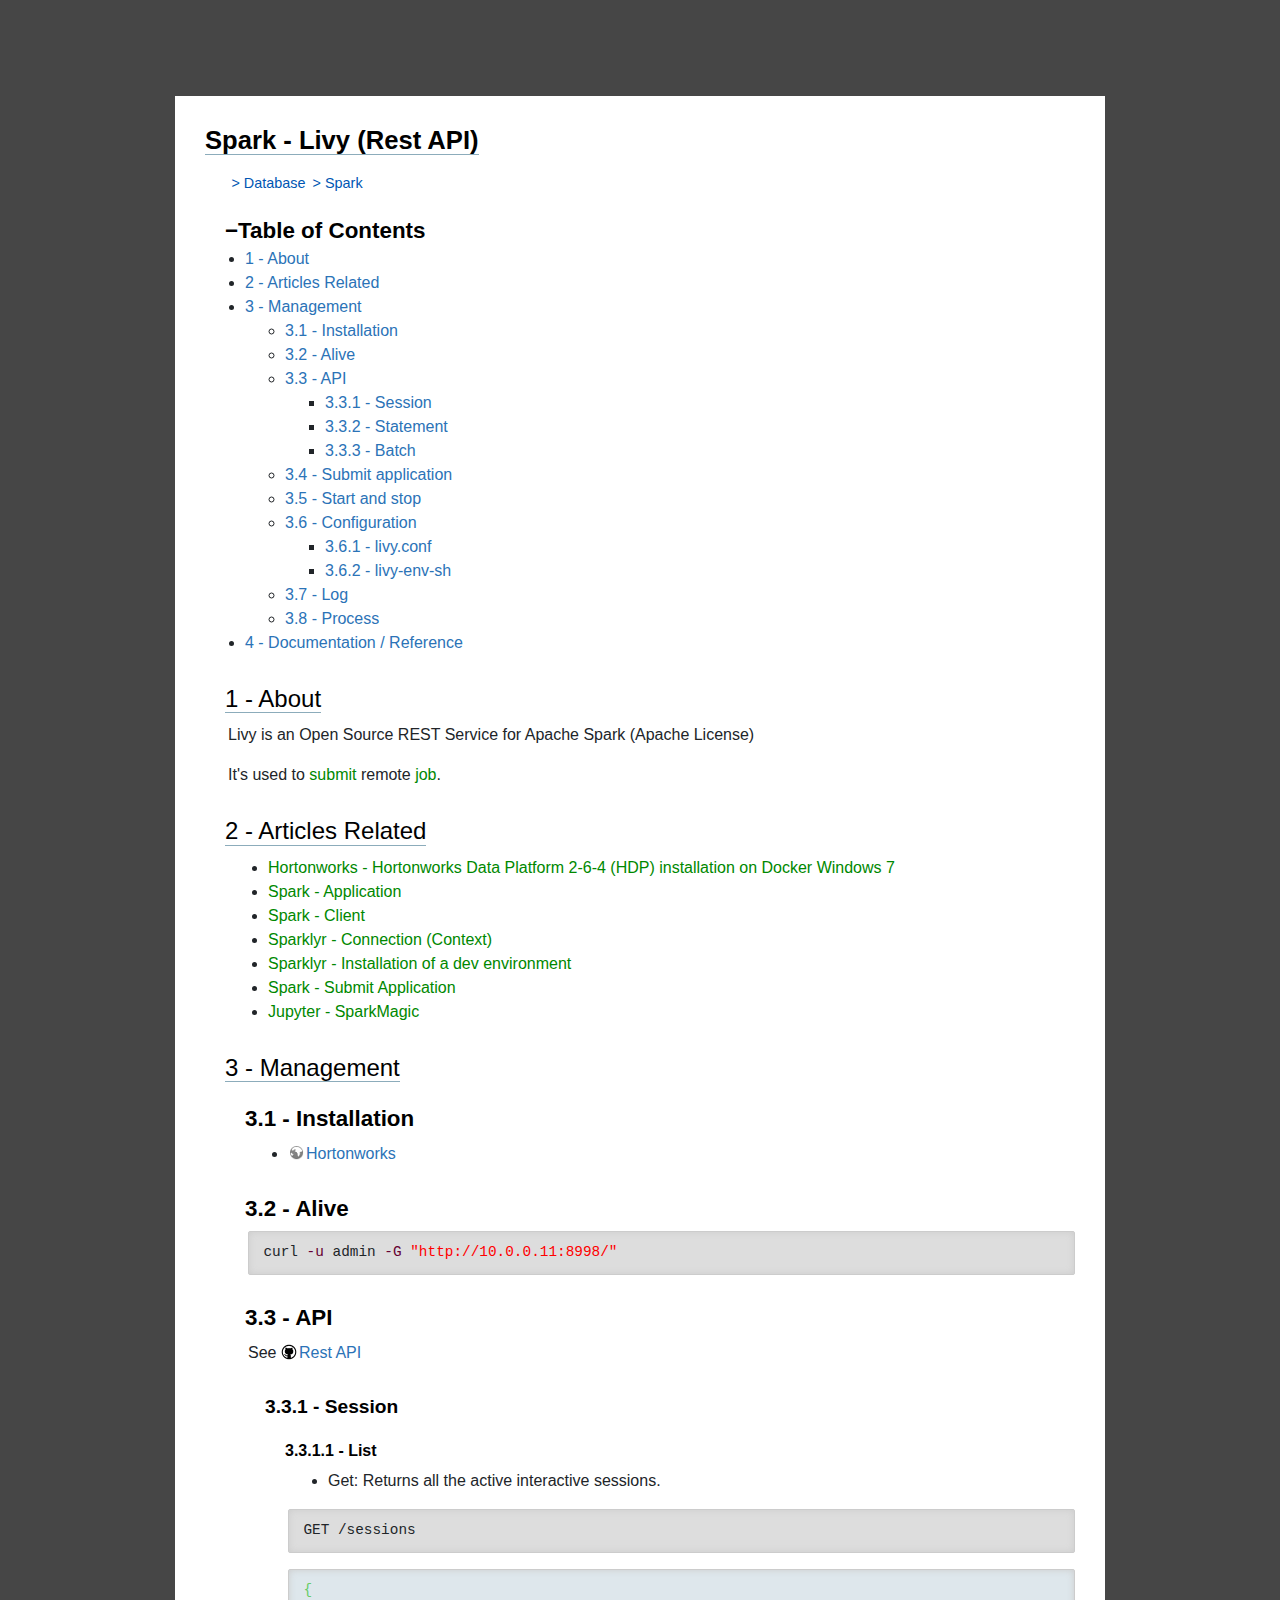
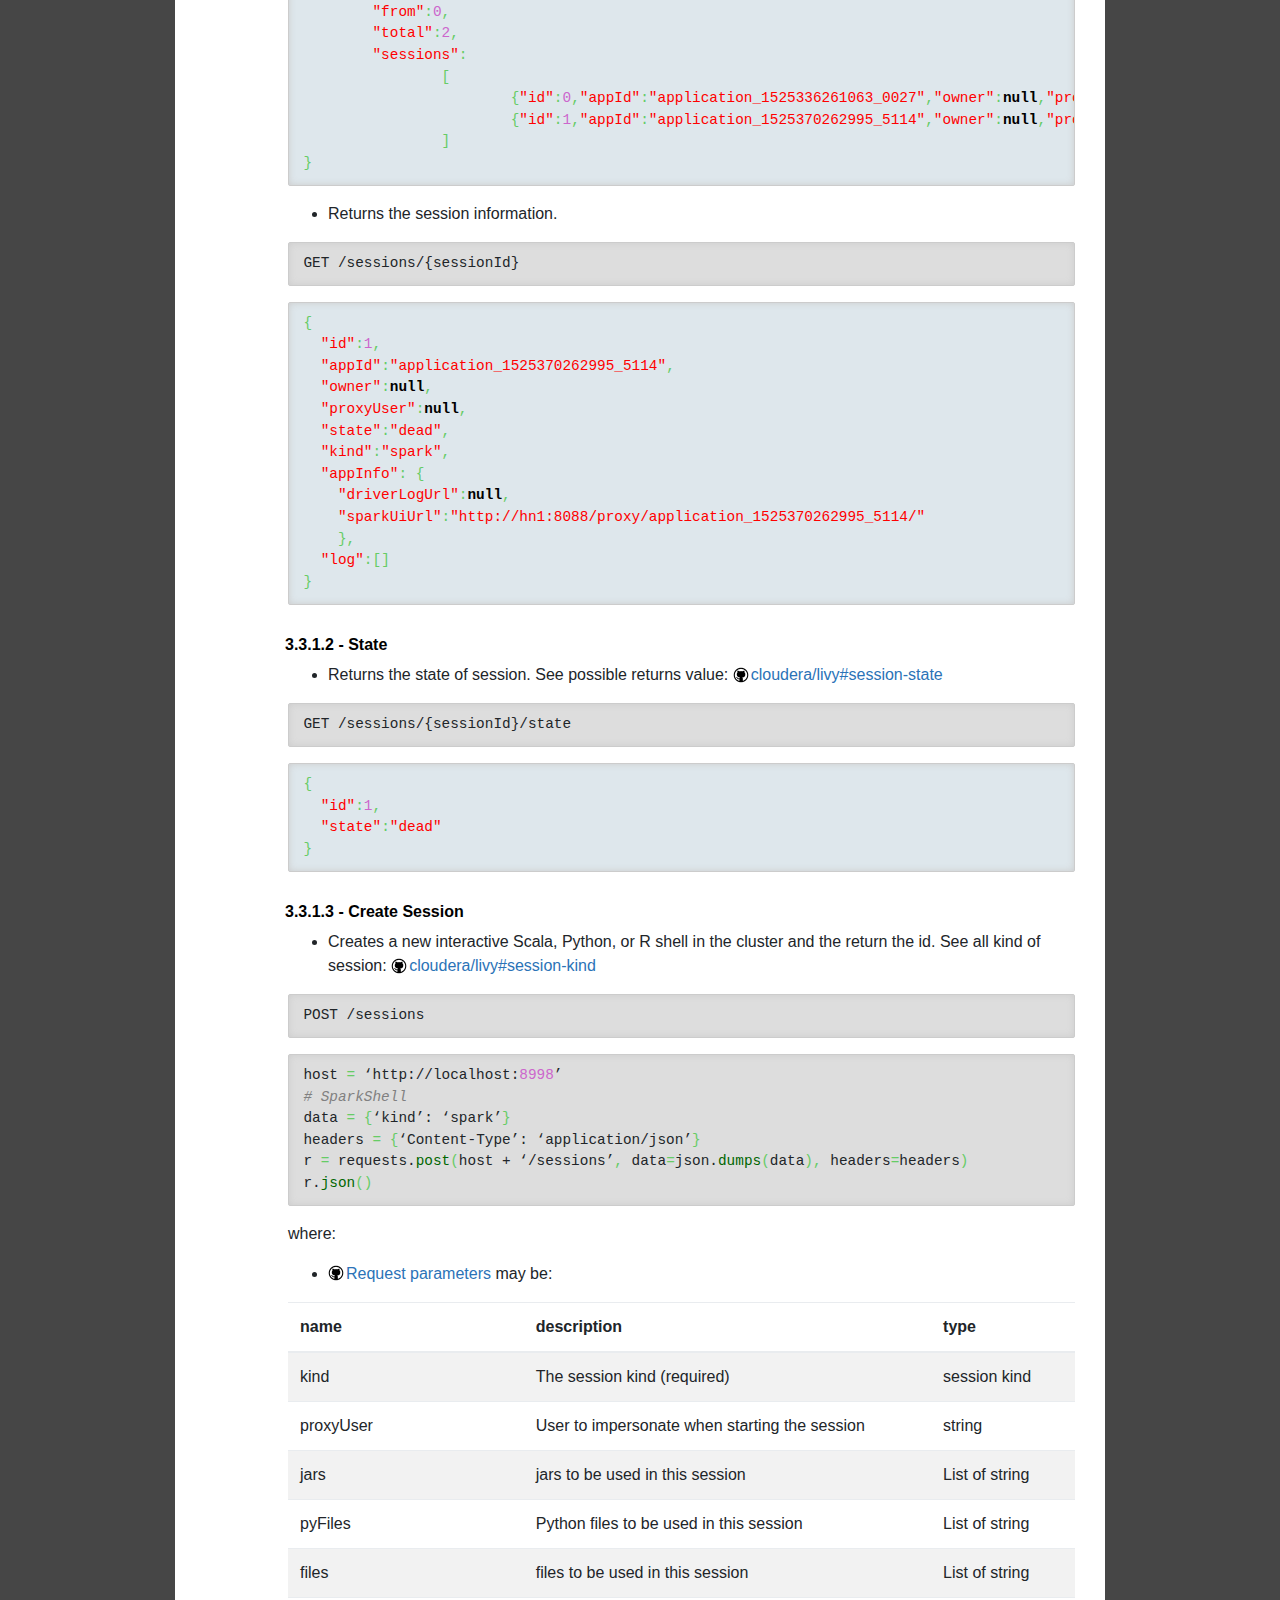
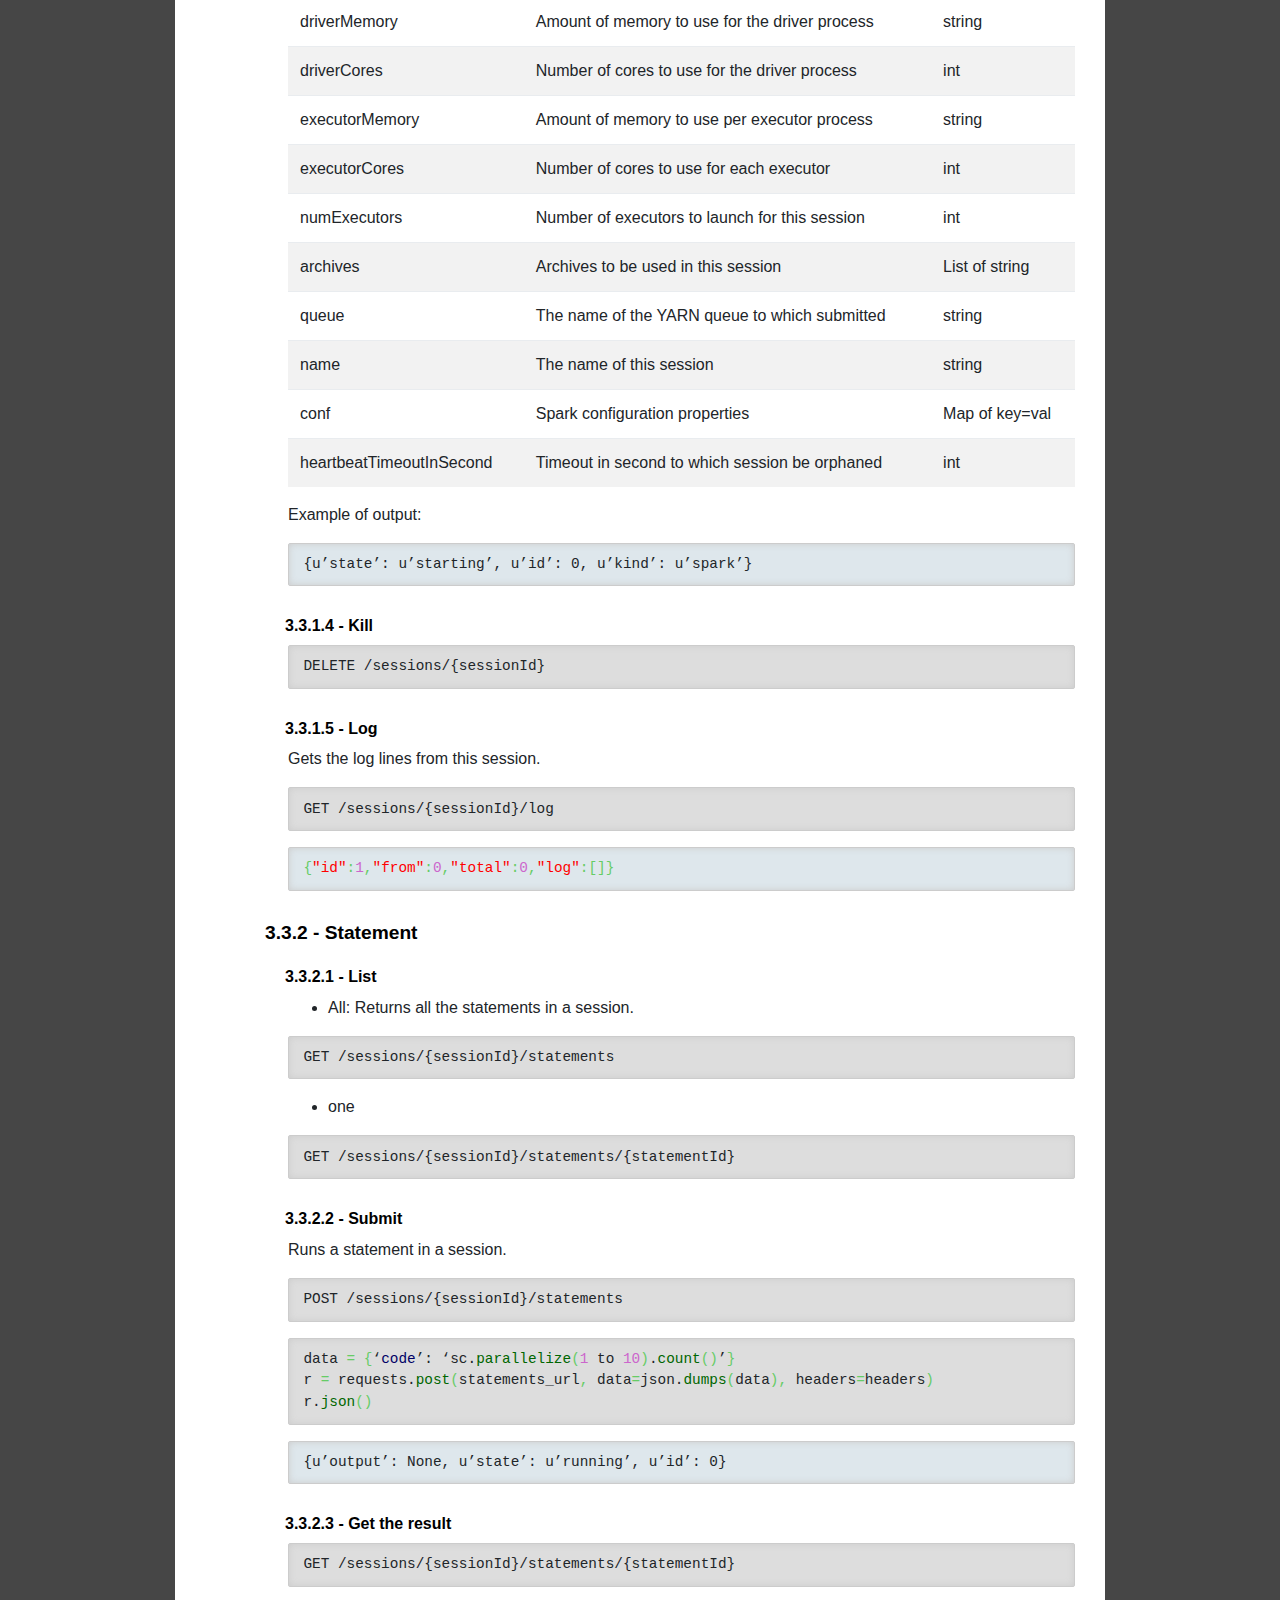
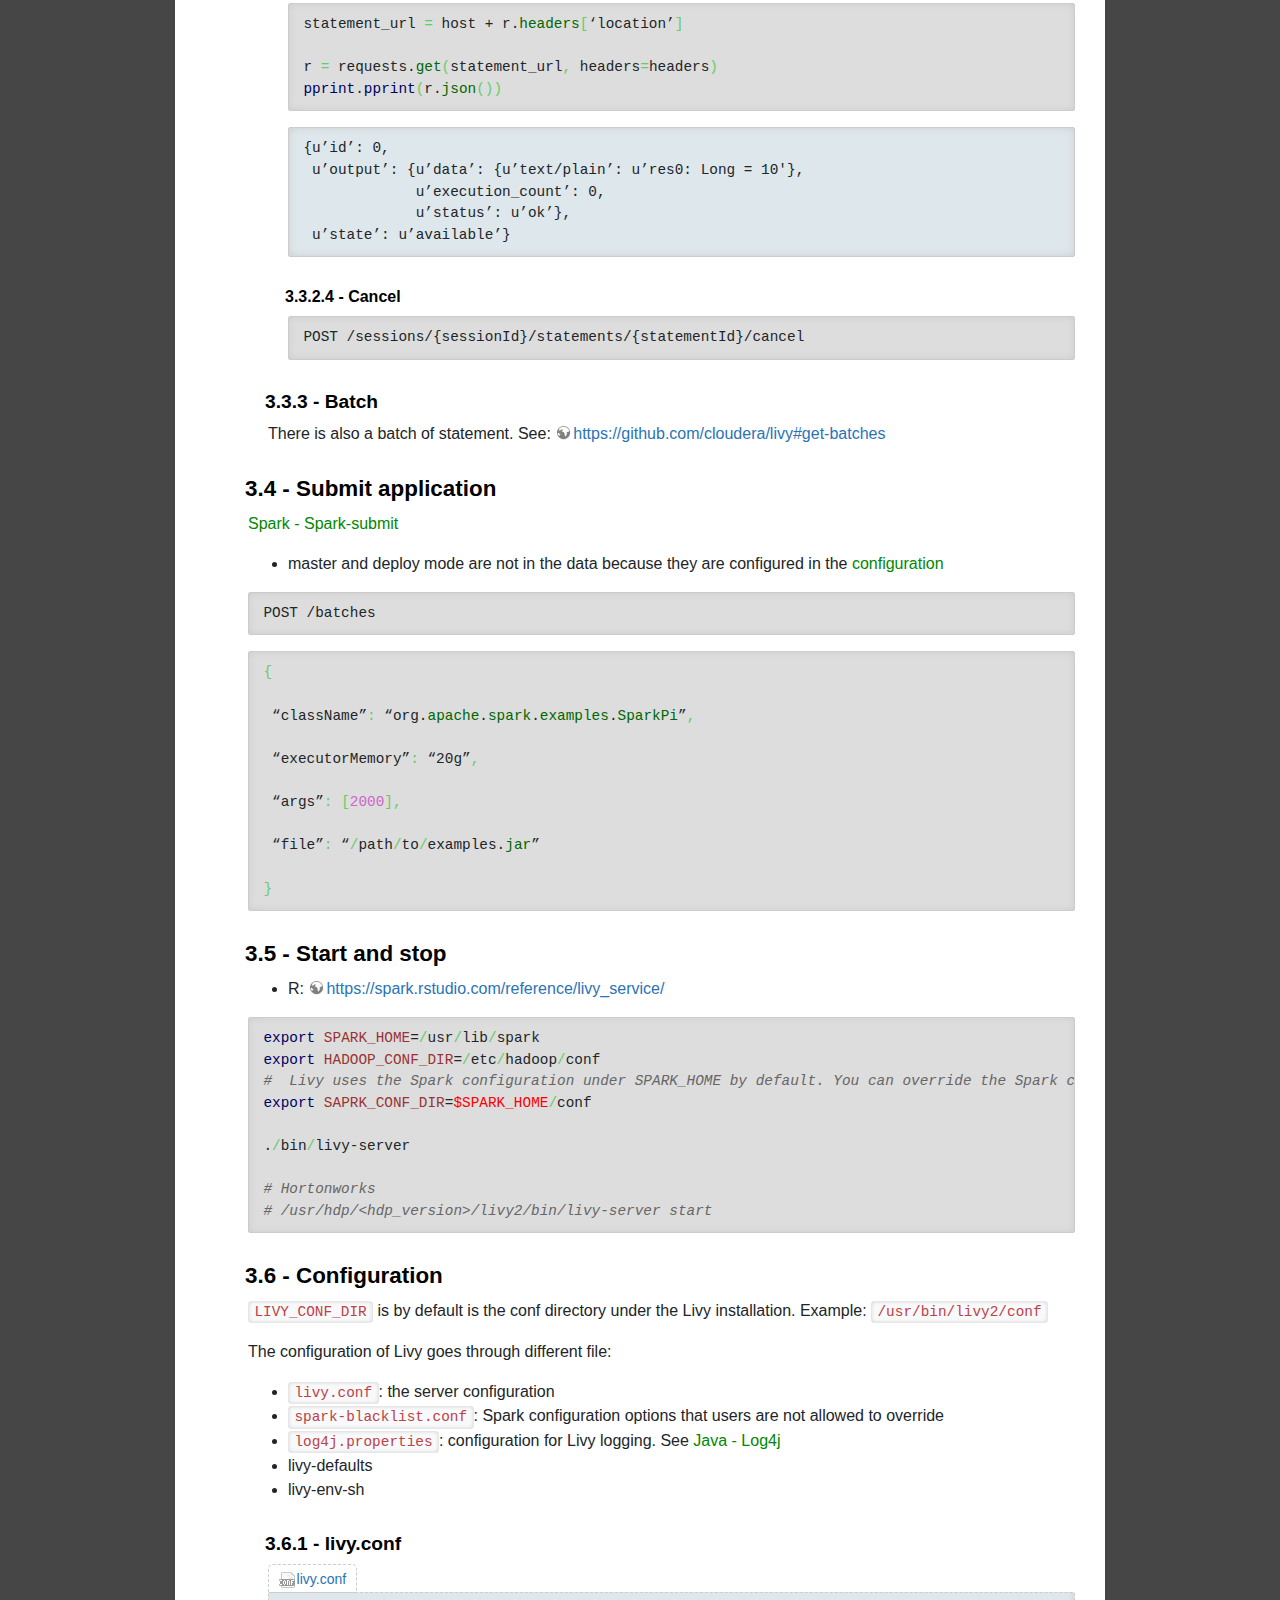
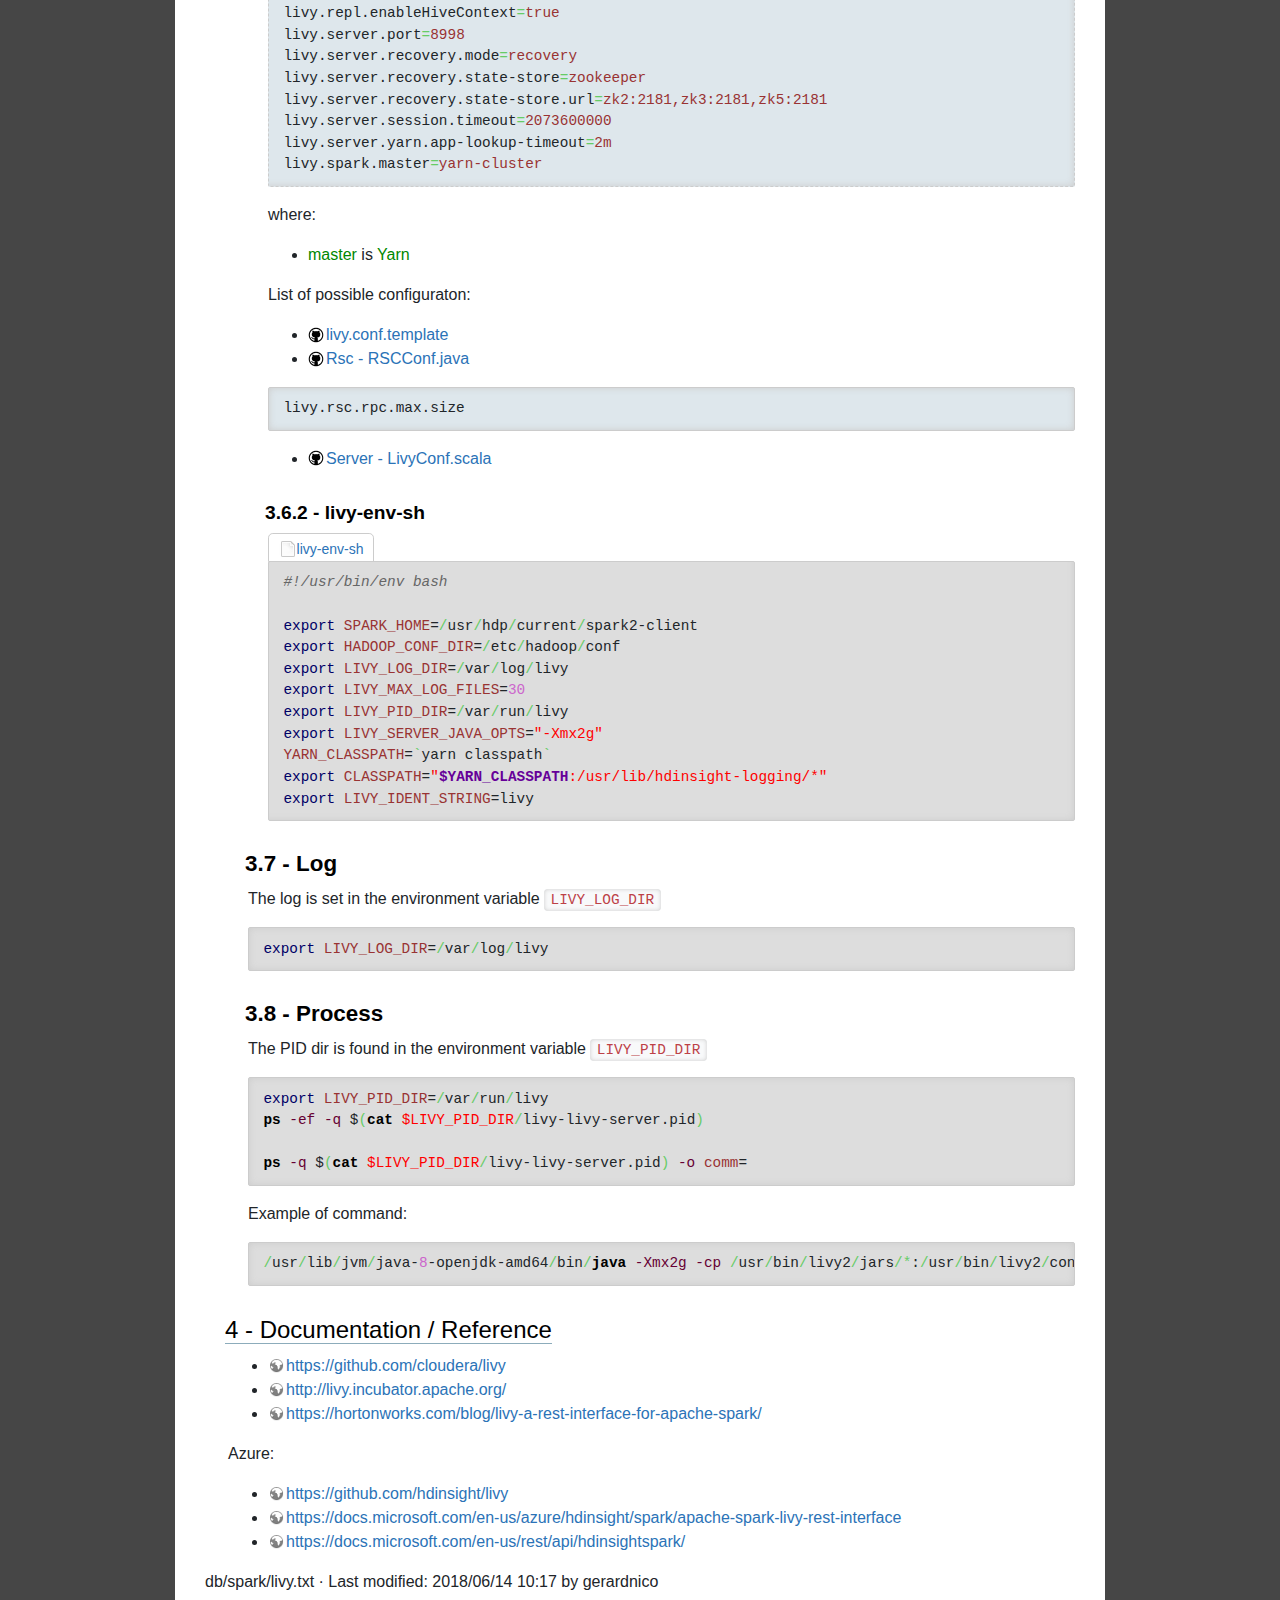
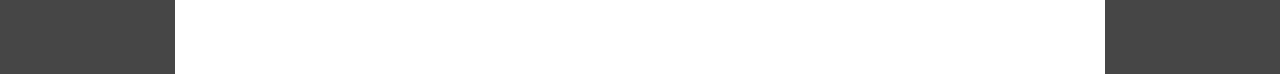
<file: livy说明文档/livy-rest-api/index.html>
<!DOCTYPE html>
<html>
  <!-- OriginalSrc: https://gerardnico.com/db/spark/livy -->
  <head>
    <meta http-equiv="Content-Type" content="text/html"; charset="UTF-8" />
    <meta name="viewport" content="width=device-width, initial-scale=1.0" />

    <title>Spark - Livy (Rest API) [Gerardnico]</title>
    
<link rel="stylesheet" type="text/css" href="assets/1545794497-69bc754017c07a907a4017d9f7ec5e19.css">

<link rel="stylesheet" href="assets/1545794497-f77bebc70541b347233c46d600dd9556.css">

<link href="assets/1545794497-83b056dc9579d386ae9d98bd7d80b4cc.css" rel="stylesheet">
<style>

</style>
<style>
@media print {#ghostery-purple-box {display:none !important}}
</style>
<style>
.iris-picker{display:block;position:relative}.iris-picker,.iris-picker *{-moz-box-sizing:content-box;-webkit-box-sizing:content-box;box-sizing:content-box}input+.iris-picker{margin-top:4px}.iris-error{background-color:#ffafaf}.iris-border{border-radius:3px;border:1px solid #aaa;width:200px;background-color:#fff}.iris-picker-inner{position:absolute;top:0;right:0;left:0;bottom:0}.iris-border .iris-picker-inner{top:10px;right:10px;left:10px;bottom:10px}.iris-picker .iris-square-inner{position:absolute;left:0;right:0;top:0;bottom:0}.iris-picker .iris-square,.iris-picker .iris-slider,.iris-picker .iris-square-inner,.iris-picker .iris-palette{border-radius:3px;box-shadow:inset 0 0 5px rgba(0,0,0,.4);height:100%;width:12.5%;float:left;margin-right:5%}.iris-picker .iris-square{width:76%;margin-right:10%;position:relative}.iris-picker .iris-square-inner{width:auto;margin:0}.iris-ie-9 .iris-square,.iris-ie-9 .iris-slider,.iris-ie-9 .iris-square-inner,.iris-ie-9 .iris-palette{box-shadow:none;border-radius:0}.iris-ie-9 .iris-square,.iris-ie-9 .iris-slider,.iris-ie-9 .iris-palette{outline:1px solid rgba(0,0,0,.1)}.iris-ie-lt9 .iris-square,.iris-ie-lt9 .iris-slider,.iris-ie-lt9 .iris-square-inner,.iris-ie-lt9 .iris-palette{outline:1px solid #aaa}.iris-ie-lt9 .iris-square .ui-slider-handle{outline:1px solid #aaa;background-color:#fff;-ms-filter:"alpha(Opacity=30)"}.iris-ie-lt9 .iris-square .iris-square-handle{background:0;border:3px solid #fff;-ms-filter:"alpha(Opacity=50)"}.iris-picker .iris-strip{margin-right:0;position:relative}.iris-picker .iris-strip .ui-slider-handle{position:absolute;background:0;margin:0;right:-3px;left:-3px;border:4px solid #aaa;border-width:4px 3px;width:auto;height:6px;border-radius:4px;box-shadow:0 1px 2px rgba(0,0,0,.2);opacity:.9;z-index:5;cursor:ns-resize}.iris-strip .ui-slider-handle:before{content:" ";position:absolute;left:-2px;right:-2px;top:-3px;bottom:-3px;border:2px solid #fff;border-radius:3px}.iris-picker .iris-slider-offset{position:absolute;top:11px;left:0;right:0;bottom:-3px;width:auto;height:auto;background:transparent;border:0;border-radius:0}.iris-picker .iris-square-handle{background:transparent;border:5px solid #aaa;border-radius:50%;border-color:rgba(128,128,128,.5);box-shadow:none;width:12px;height:12px;position:absolute;left:-10px;top:-10px;cursor:move;opacity:1;z-index:10}.iris-picker .ui-state-focus .iris-square-handle{opacity:.8}.iris-picker .iris-square-handle:hover{border-color:#999}.iris-picker .iris-square-value:focus .iris-square-handle{box-shadow:0 0 2px rgba(0,0,0,.75);opacity:.8}.iris-picker .iris-square-handle:hover::after{border-color:#fff}.iris-picker .iris-square-handle::after{position:absolute;bottom:-4px;right:-4px;left:-4px;top:-4px;border:3px solid #f9f9f9;border-color:rgba(255,255,255,.8);border-radius:50%;content:" "}.iris-picker .iris-square-value{width:8px;height:8px;position:absolute}.iris-ie-lt9 .iris-square-value,.iris-mozilla .iris-square-value{width:1px;height:1px}.iris-palette-container{position:absolute;bottom:0;left:0;margin:0;padding:0}.iris-border .iris-palette-container{left:10px;bottom:10px}.iris-picker .iris-palette{margin:0;cursor:pointer}.iris-square-handle,.ui-slider-handle{border:0;outline:0}
</style>
<style>
 :root .adsbygoogle {display:none !important;}
</style>
<style>
.MathJax_Hover_Frame {border-radius: .25em; -webkit-border-radius: .25em; -moz-border-radius: .25em; -khtml-border-radius: .25em; box-shadow: 0px 0px 15px #83A; -webkit-box-shadow: 0px 0px 15px #83A; -moz-box-shadow: 0px 0px 15px #83A; -khtml-box-shadow: 0px 0px 15px #83A; border: 1px solid #A6D ! important; display: inline-block; position: absolute}
.MathJax_Menu_Button .MathJax_Hover_Arrow {position: absolute; cursor: pointer; display: inline-block; border: 2px solid #AAA; border-radius: 4px; -webkit-border-radius: 4px; -moz-border-radius: 4px; -khtml-border-radius: 4px; font-family: 'Courier New',Courier; font-size: 9px; color: #F0F0F0}
.MathJax_Menu_Button .MathJax_Hover_Arrow span {display: block; background-color: #AAA; border: 1px solid; border-radius: 3px; line-height: 0; padding: 4px}
.MathJax_Hover_Arrow:hover {color: white!important; border: 2px solid #CCC!important}
.MathJax_Hover_Arrow:hover span {background-color: #CCC!important}

</style>
<style>
#MathJax_About {position: fixed; left: 50%; width: auto; text-align: center; border: 3px outset; padding: 1em 2em; background-color: #DDDDDD; color: black; cursor: default; font-family: message-box; font-size: 120%; font-style: normal; text-indent: 0; text-transform: none; line-height: normal; letter-spacing: normal; word-spacing: normal; word-wrap: normal; white-space: nowrap; float: none; z-index: 201; border-radius: 15px; -webkit-border-radius: 15px; -moz-border-radius: 15px; -khtml-border-radius: 15px; box-shadow: 0px 10px 20px #808080; -webkit-box-shadow: 0px 10px 20px #808080; -moz-box-shadow: 0px 10px 20px #808080; -khtml-box-shadow: 0px 10px 20px #808080; filter: progid:DXImageTransform.Microsoft.dropshadow(OffX=2, OffY=2, Color='gray', Positive='true')}
#MathJax_About.MathJax_MousePost {outline: none}
.MathJax_Menu {position: absolute; background-color: white; color: black; width: auto; padding: 5px 0px; border: 1px solid #CCCCCC; margin: 0; cursor: default; font: menu; text-align: left; text-indent: 0; text-transform: none; line-height: normal; letter-spacing: normal; word-spacing: normal; word-wrap: normal; white-space: nowrap; float: none; z-index: 201; border-radius: 5px; -webkit-border-radius: 5px; -moz-border-radius: 5px; -khtml-border-radius: 5px; box-shadow: 0px 10px 20px #808080; -webkit-box-shadow: 0px 10px 20px #808080; -moz-box-shadow: 0px 10px 20px #808080; -khtml-box-shadow: 0px 10px 20px #808080; filter: progid:DXImageTransform.Microsoft.dropshadow(OffX=2, OffY=2, Color='gray', Positive='true')}
.MathJax_MenuItem {padding: 1px 2em; background: transparent}
.MathJax_MenuArrow {position: absolute; right: .5em; padding-top: .25em; color: #666666; font-size: .75em}
.MathJax_MenuActive .MathJax_MenuArrow {color: white}
.MathJax_MenuArrow.RTL {left: .5em; right: auto}
.MathJax_MenuCheck {position: absolute; left: .7em}
.MathJax_MenuCheck.RTL {right: .7em; left: auto}
.MathJax_MenuRadioCheck {position: absolute; left: .7em}
.MathJax_MenuRadioCheck.RTL {right: .7em; left: auto}
.MathJax_MenuLabel {padding: 1px 2em 3px 1.33em; font-style: italic}
.MathJax_MenuRule {border-top: 1px solid #DDDDDD; margin: 4px 3px}
.MathJax_MenuDisabled {color: GrayText}
.MathJax_MenuActive {background-color: #606872; color: white}
.MathJax_MenuDisabled:focus, .MathJax_MenuLabel:focus {background-color: #E8E8E8}
.MathJax_ContextMenu:focus {outline: none}
.MathJax_ContextMenu .MathJax_MenuItem:focus {outline: none}
#MathJax_AboutClose {top: .2em; right: .2em}
.MathJax_Menu .MathJax_MenuClose {top: -10px; left: -10px}
.MathJax_MenuClose {position: absolute; cursor: pointer; display: inline-block; border: 2px solid #AAA; border-radius: 18px; -webkit-border-radius: 18px; -moz-border-radius: 18px; -khtml-border-radius: 18px; font-family: 'Courier New',Courier; font-size: 24px; color: #F0F0F0}
.MathJax_MenuClose span {display: block; background-color: #AAA; border: 1.5px solid; border-radius: 18px; -webkit-border-radius: 18px; -moz-border-radius: 18px; -khtml-border-radius: 18px; line-height: 0; padding: 8px 0 6px}
.MathJax_MenuClose:hover {color: white!important; border: 2px solid #CCC!important}
.MathJax_MenuClose:hover span {background-color: #CCC!important}
.MathJax_MenuClose:hover:focus {outline: none}

</style>
<style>
.MathJax_Preview .MJXf-math {color: inherit!important}

</style>
<style>
.MJX_Assistive_MathML {position: absolute!important; top: 0; left: 0; clip: rect(1px, 1px, 1px, 1px); padding: 1px 0 0 0!important; border: 0!important; height: 1px!important; width: 1px!important; overflow: hidden!important; display: block!important; -webkit-touch-callout: none; -webkit-user-select: none; -khtml-user-select: none; -moz-user-select: none; -ms-user-select: none; user-select: none}
.MJX_Assistive_MathML.MJX_Assistive_MathML_Block {width: 100%!important}

</style>
<style>
#MathJax_Zoom {position: absolute; background-color: #F0F0F0; overflow: auto; display: block; z-index: 301; padding: .5em; border: 1px solid black; margin: 0; font-weight: normal; font-style: normal; text-align: left; text-indent: 0; text-transform: none; line-height: normal; letter-spacing: normal; word-spacing: normal; word-wrap: normal; white-space: nowrap; float: none; -webkit-box-sizing: content-box; -moz-box-sizing: content-box; box-sizing: content-box; box-shadow: 5px 5px 15px #AAAAAA; -webkit-box-shadow: 5px 5px 15px #AAAAAA; -moz-box-shadow: 5px 5px 15px #AAAAAA; -khtml-box-shadow: 5px 5px 15px #AAAAAA; filter: progid:DXImageTransform.Microsoft.dropshadow(OffX=2, OffY=2, Color='gray', Positive='true')}
#MathJax_ZoomOverlay {position: absolute; left: 0; top: 0; z-index: 300; display: inline-block; width: 100%; height: 100%; border: 0; padding: 0; margin: 0; background-color: white; opacity: 0; filter: alpha(opacity=0)}
#MathJax_ZoomFrame {position: relative; display: inline-block; height: 0; width: 0}
#MathJax_ZoomEventTrap {position: absolute; left: 0; top: 0; z-index: 302; display: inline-block; border: 0; padding: 0; margin: 0; background-color: white; opacity: 0; filter: alpha(opacity=0)}

</style>
<style>
.MathJax_Preview {color: #888}
#MathJax_Message {position: fixed; left: 1em; bottom: 1.5em; background-color: #E6E6E6; border: 1px solid #959595; margin: 0px; padding: 2px 8px; z-index: 102; color: black; font-size: 80%; width: auto; white-space: nowrap}
#MathJax_MSIE_Frame {position: absolute; top: 0; left: 0; width: 0px; z-index: 101; border: 0px; margin: 0px; padding: 0px}
.MathJax_Error {color: #CC0000; font-style: italic}

</style>
<style>
object,embed{                -webkit-animation-duration:.001s;-webkit-animation-name:playerInserted;                -ms-animation-duration:.001s;-ms-animation-name:playerInserted;                -o-animation-duration:.001s;-o-animation-name:playerInserted;                animation-duration:.001s;animation-name:playerInserted;}                @-webkit-keyframes playerInserted{from{opacity:0.99;}to{opacity:1;}}                @-ms-keyframes playerInserted{from{opacity:0.99;}to{opacity:1;}}                @-o-keyframes playerInserted{from{opacity:0.99;}to{opacity:1;}}                @keyframes playerInserted{from{opacity:0.99;}to{opacity:1;}}
</style>
<style>
.MJXp-script {font-size: .8em}
.MJXp-right {-webkit-transform-origin: right; -moz-transform-origin: right; -ms-transform-origin: right; -o-transform-origin: right; transform-origin: right}
.MJXp-bold {font-weight: bold}
.MJXp-italic {font-style: italic}
.MJXp-scr {font-family: MathJax_Script,'Times New Roman',Times,STIXGeneral,serif}
.MJXp-frak {font-family: MathJax_Fraktur,'Times New Roman',Times,STIXGeneral,serif}
.MJXp-sf {font-family: MathJax_SansSerif,'Times New Roman',Times,STIXGeneral,serif}
.MJXp-cal {font-family: MathJax_Caligraphic,'Times New Roman',Times,STIXGeneral,serif}
.MJXp-mono {font-family: MathJax_Typewriter,'Times New Roman',Times,STIXGeneral,serif}
.MJXp-largeop {font-size: 150%}
.MJXp-largeop.MJXp-int {vertical-align: -.2em}
.MJXp-math {display: inline-block; line-height: 1.2; text-indent: 0; font-family: 'Times New Roman',Times,STIXGeneral,serif; white-space: nowrap; border-collapse: collapse}
.MJXp-display {display: block; text-align: center; margin: 1em 0}
.MJXp-math span {display: inline-block}
.MJXp-box {display: block!important; text-align: center}
.MJXp-box:after {content: " "}
.MJXp-rule {display: block!important; margin-top: .1em}
.MJXp-char {display: block!important}
.MJXp-mo {margin: 0 .15em}
.MJXp-mfrac {margin: 0 .125em; vertical-align: .25em}
.MJXp-denom {display: inline-table!important; width: 100%}
.MJXp-denom > * {display: table-row!important}
.MJXp-surd {vertical-align: top}
.MJXp-surd > * {display: block!important}
.MJXp-script-box > *  {display: table!important; height: 50%}
.MJXp-script-box > * > * {display: table-cell!important; vertical-align: top}
.MJXp-script-box > *:last-child > * {vertical-align: bottom}
.MJXp-script-box > * > * > * {display: block!important}
.MJXp-mphantom {visibility: hidden}
.MJXp-munderover {display: inline-table!important}
.MJXp-over {display: inline-block!important; text-align: center}
.MJXp-over > * {display: block!important}
.MJXp-munderover > * {display: table-row!important}
.MJXp-mtable {vertical-align: .25em; margin: 0 .125em}
.MJXp-mtable > * {display: inline-table!important; vertical-align: middle}
.MJXp-mtr {display: table-row!important}
.MJXp-mtd {display: table-cell!important; text-align: center; padding: .5em 0 0 .5em}
.MJXp-mtr > .MJXp-mtd:first-child {padding-left: 0}
.MJXp-mtr:first-child > .MJXp-mtd {padding-top: 0}
.MJXp-mlabeledtr {display: table-row!important}
.MJXp-mlabeledtr > .MJXp-mtd:first-child {padding-left: 0}
.MJXp-mlabeledtr:first-child > .MJXp-mtd {padding-top: 0}
.MJXp-merror {background-color: #FFFF88; color: #CC0000; border: 1px solid #CC0000; padding: 1px 3px; font-style: normal; font-size: 90%}
.MJXp-scale0 {-webkit-transform: scaleX(.0); -moz-transform: scaleX(.0); -ms-transform: scaleX(.0); -o-transform: scaleX(.0); transform: scaleX(.0)}
.MJXp-scale1 {-webkit-transform: scaleX(.1); -moz-transform: scaleX(.1); -ms-transform: scaleX(.1); -o-transform: scaleX(.1); transform: scaleX(.1)}
.MJXp-scale2 {-webkit-transform: scaleX(.2); -moz-transform: scaleX(.2); -ms-transform: scaleX(.2); -o-transform: scaleX(.2); transform: scaleX(.2)}
.MJXp-scale3 {-webkit-transform: scaleX(.3); -moz-transform: scaleX(.3); -ms-transform: scaleX(.3); -o-transform: scaleX(.3); transform: scaleX(.3)}
.MJXp-scale4 {-webkit-transform: scaleX(.4); -moz-transform: scaleX(.4); -ms-transform: scaleX(.4); -o-transform: scaleX(.4); transform: scaleX(.4)}
.MJXp-scale5 {-webkit-transform: scaleX(.5); -moz-transform: scaleX(.5); -ms-transform: scaleX(.5); -o-transform: scaleX(.5); transform: scaleX(.5)}
.MJXp-scale6 {-webkit-transform: scaleX(.6); -moz-transform: scaleX(.6); -ms-transform: scaleX(.6); -o-transform: scaleX(.6); transform: scaleX(.6)}
.MJXp-scale7 {-webkit-transform: scaleX(.7); -moz-transform: scaleX(.7); -ms-transform: scaleX(.7); -o-transform: scaleX(.7); transform: scaleX(.7)}
.MJXp-scale8 {-webkit-transform: scaleX(.8); -moz-transform: scaleX(.8); -ms-transform: scaleX(.8); -o-transform: scaleX(.8); transform: scaleX(.8)}
.MJXp-scale9 {-webkit-transform: scaleX(.9); -moz-transform: scaleX(.9); -ms-transform: scaleX(.9); -o-transform: scaleX(.9); transform: scaleX(.9)}
.MathJax_PHTML .noError {vertical-align: ; font-size: 90%; text-align: left; color: black; padding: 1px 3px; border: 1px solid}

</style>

    <style class="mx-wc-style">
      .mx-wc-main img {max-width: 100%;}
      .mx-wc-main{
        box-sizing: content-box;
        background-color: rgb(255, 255, 255) !important;
        margin: 0 auto;
        max-width: 900px;
        padding: 15px 15px 80px 15px;
      }

      .mx-wc-main > .clipping-information{
        text-align: left;
        margin-top: 20px;
        background-color: #eeeeee !important;
        padding: 15px;
        border-radius: 4px;
        color: #333;
        font-size: 14px !important;
        line-height: 22px !important;
      }
      .mx-wc-main > .clipping-information a {
        color: blue !important;
        text-decoration: underline !important;
      }
      .mx-wc-main > .clipping-information label {
        display: inline;
        text-transform: none;
      }
      .mx-wc-main > .clipping-information label > code {
        padding: 2px 8px;
        background-color: rgba(200, 200, 200, 0.7)!important;
        font-size: 14px;
      }

    </style>
  </head>
  <body style="background-color: #464646 !important; min-height: 100%; height: auto;" id="" class="">
    <div class="mx-wc-main">
      <DIV class="container dokuwiki" style="display: block; float: none; position: relative; top: 0; left: 0; border: 0px; width: 100%; min-width:100%; max-width: 100%; min-height: auto; max-height: 100%; height: auto; padding: 0px; margin: 0px;"><DIV class="row" style="display: block; float: none; position: relative; top: 0; left: 0; border: 0px; width: 100%; min-width:100%; max-width: 100%; min-height: auto; max-height: 100%; height: auto; padding: 0px; margin: 0px;"><div role="main" class="col-md-9 mx-wc-selected-elem" style="float: none; position: relative; top: 0px; left: 0px; margin: 0px; flex: unset; width: 100%; max-width: 100%; box-sizing: border-box;">

        <!-- BREADCRUMBS -->
        

        <!-- The content: Show, Edit, .... -->
                        <!-- wikipage start $prependTOC=false -->
		

        <!-- Add a p around the content to enable the reader view in Mozilla -->
        <!-- https://github.com/mozilla/readability -->
        <!-- But Firefox close the P because they must contain only inline element ???-->
        
<h1 class="sectionedit1" id="spark_-_livy_rest_api">Spark - Livy (Rest API)</h1>
<ol class="breadcrumb rplus">
<li>
<a href="https://gerardnico.com/start" title="start"><span class="nicon_home" aria-hidden="true"></span></a></li>
<li><a href="https://gerardnico.com/db/start" title="Database" class="navlink"> &gt; Database</a></li>
<li><a href="https://gerardnico.com/db/spark/spark" title="Spark" class="navlink"> &gt; Spark</a></li>

</ol>
<div class="level1">

</div>
<!-- TOC START -->
<div id="dw__toc" class="dw__toc">
<h3 class="toggle open" style="cursor: pointer;"><strong><span>−</span></strong>Table of Contents</h3>
<div aria-expanded="true" style="">

<ul class="toc">
<li class="level1"><div class="li"><a href="#about">1 - About</a></div></li>
<li class="level1"><div class="li"><a href="#articles_related">2 - Articles Related</a></div></li>
<li class="level1"><div class="li"><a href="#management">3 - Management</a></div>
<ul class="toc">
<li class="level2"><div class="li"><a href="#installation">3.1 - Installation</a></div></li>
<li class="level2"><div class="li"><a href="#alive">3.2 - Alive</a></div></li>
<li class="level2"><div class="li"><a href="#api">3.3 - API</a></div>
<ul class="toc">
<li class="level3"><div class="li"><a href="#session">3.3.1 - Session</a></div></li>
<li class="level3"><div class="li"><a href="#statement">3.3.2 - Statement</a></div></li>
<li class="level3"><div class="li"><a href="#batch">3.3.3 - Batch</a></div></li>
</ul>
</li>
<li class="level2"><div class="li"><a href="#submit_application">3.4 - Submit application</a></div></li>
<li class="level2"><div class="li"><a href="#start_and_stop">3.5 - Start and stop</a></div></li>
<li class="level2"><div class="li"><a href="#configuration">3.6 - Configuration</a></div>
<ul class="toc">
<li class="level3"><div class="li"><a href="#livyconf">3.6.1 - livy.conf</a></div></li>
<li class="level3"><div class="li"><a href="#livy-env-sh">3.6.2 - livy-env-sh</a></div></li>
</ul>
</li>
<li class="level2"><div class="li"><a href="#log1">3.7 - Log</a></div></li>
<li class="level2"><div class="li"><a href="#process">3.8 - Process</a></div></li>
</ul>
</li>
<li class="level1"><div class="li"><a href="#documentationreference">4 - Documentation / Reference</a></div></li>
</ul>
</div>
</div>
<!-- TOC END -->

<h2 class="sectionedit2" id="about">1 - About</h2>
<div class="level2">

<p>
Livy is an Open Source REST Service for Apache Spark (Apache License) 
</p>

<p>
It's used to <a href="https://gerardnico.com/db/spark/submit" class="wikilink1" title="db:spark:submit">submit</a> remote <a href="https://gerardnico.com/db/spark/job" class="wikilink1" title="db:spark:job">job</a>.
</p>

</div>

<h2 class="sectionedit3" id="articles_related">2 - Articles Related</h2>
<div class="level2">
<div id="plugin__backlinks">
<ul class="idx"><li><div class="li"><a href="https://gerardnico.com/db/hortonworks/installation" class="wikilink1" title="db:hortonworks:installation">Hortonworks - Hortonworks Data Platform 2-6-4 (HDP) installation on Docker Windows 7</a></div></li><li><div class="li"><a href="https://gerardnico.com/db/spark/app" class="wikilink1" title="db:spark:app">Spark - Application</a></div></li><li><div class="li"><a href="https://gerardnico.com/db/spark/client" class="wikilink1" title="db:spark:client">Spark - Client</a></div></li><li><div class="li"><a href="https://gerardnico.com/db/spark/sparklyr/connection" class="wikilink1" title="db:spark:sparklyr:connection">Sparklyr - Connection (Context)</a></div></li><li><div class="li"><a href="https://gerardnico.com/db/spark/sparklyr/installation" class="wikilink1" title="db:spark:sparklyr:installation">Sparklyr - Installation of a dev environment</a></div></li><li><div class="li"><a href="https://gerardnico.com/db/spark/submit" class="wikilink1" title="db:spark:submit">Spark - Submit Application</a></div></li><li><div class="li"><a href="https://gerardnico.com/ide/jupyter/spark" class="wikilink1" title="ide:jupyter:spark">Jupyter - SparkMagic</a></div></li></ul></div>

</div>

				
				
<h2 class="sectionedit4" id="management">3 - Management</h2>
<div class="level2">

</div>

<h3 class="sectionedit5" id="installation">3.1 - Installation</h3>
<div class="level3">
<ul>
<li class="level1"><div class="li"> <a href="https://docs.hortonworks.com/HDPDocuments/HDP2/HDP-2.6.4/bk_command-line-installation/content/ch21s06s03.html" class="urlextern" target="_blank" title="https://docs.hortonworks.com/HDPDocuments/HDP2/HDP-2.6.4/bk_command-line-installation/content/ch21s06s03.html" rel="noopener">Hortonworks</a></div>
</li>
</ul>

</div>

<h3 class="sectionedit6" id="alive">3.2 - Alive</h3>
<div class="level3">
<pre class="code bash">curl <span class="re5">-u</span> admin <span class="re5">-G</span> <span class="st0">"http://10.0.0.11:8998/"</span></pre>

</div>

<h3 class="sectionedit7" id="api">3.3 - API</h3>
<div class="level3">

<p>
See <a href="https://github.com/cloudera/livy#rest-api" class="interwiki iw_github" title="https://github.com/cloudera/livy#rest-api">Rest API</a>
</p>

</div>

<h4 class="sectionedit8" id="session">3.3.1 - Session</h4>
<div class="level4">

</div>

<h5 class="sectionedit9" id="list">3.3.1.1 - List</h5>
<div class="level5">
<ul>
<li class="level1"><div class="li"> Get: Returns all the active interactive sessions.</div>
</li>
</ul>
<pre class="code">GET /sessions</pre>
<pre class="code file javascript"><span class="br0">{</span>
	<span class="st0">"from"</span><span class="sy0">:</span><span class="nu0">0</span><span class="sy0">,</span>
	<span class="st0">"total"</span><span class="sy0">:</span><span class="nu0">2</span><span class="sy0">,</span>
	<span class="st0">"sessions"</span><span class="sy0">:</span>
		<span class="br0">[</span>
			<span class="br0">{</span><span class="st0">"id"</span><span class="sy0">:</span><span class="nu0">0</span><span class="sy0">,</span><span class="st0">"appId"</span><span class="sy0">:</span><span class="st0">"application_1525336261063_0027"</span><span class="sy0">,</span><span class="st0">"owner"</span><span class="sy0">:</span><span class="kw2">null</span><span class="sy0">,</span><span class="st0">"proxyUser"</span><span class="sy0">:</span><span class="kw2">null</span><span class="sy0">,</span><span class="st0">"state"</span><span class="sy0">:</span><span class="st0">"dead"</span><span class="sy0">,</span><span class="st0">"kind"</span><span class="sy0">:</span><span class="st0">"spark"</span><span class="sy0">,</span><span class="st0">"appInfo"</span><span class="sy0">:</span><span class="br0">{</span><span class="st0">"driverLogUrl"</span><span class="sy0">:</span><span class="kw2">null</span><span class="sy0">,</span><span class="st0">"sparkUiUrl"</span><span class="sy0">:</span><span class="st0">"http://hn1:8088/cluster/app/application_1525336261063_0027"</span><span class="br0">}</span><span class="sy0">,</span><span class="st0">"log"</span><span class="sy0">:</span><span class="br0">[</span><span class="st0">"YARN Diagnostics:"</span><span class="sy0">,</span><span class="st0">"Application killed by user."</span><span class="br0">]</span><span class="br0">}</span><span class="sy0">,</span>
			<span class="br0">{</span><span class="st0">"id"</span><span class="sy0">:</span><span class="nu0">1</span><span class="sy0">,</span><span class="st0">"appId"</span><span class="sy0">:</span><span class="st0">"application_1525370262995_5114"</span><span class="sy0">,</span><span class="st0">"owner"</span><span class="sy0">:</span><span class="kw2">null</span><span class="sy0">,</span><span class="st0">"proxyUser"</span><span class="sy0">:</span><span class="kw2">null</span><span class="sy0">,</span><span class="st0">"state"</span><span class="sy0">:</span><span class="st0">"dead"</span><span class="sy0">,</span><span class="st0">"kind"</span><span class="sy0">:</span><span class="st0">"spark"</span><span class="sy0">,</span><span class="st0">"appInfo"</span><span class="sy0">:</span><span class="br0">{</span><span class="st0">"driverLogUrl"</span><span class="sy0">:</span><span class="kw2">null</span><span class="sy0">,</span><span class="st0">"sparkUiUrl"</span><span class="sy0">:</span><span class="st0">"http://hn1:8088/proxy/application_1525370262995_5114/"</span><span class="br0">}</span><span class="sy0">,</span><span class="st0">"log"</span><span class="sy0">:</span><span class="br0">[</span><span class="br0">]</span><span class="br0">}</span>
		<span class="br0">]</span>
<span class="br0">}</span></pre>
<ul>
<li class="level1"><div class="li"> Returns the session information.</div>
</li>
</ul>
<pre class="code">GET /sessions/{sessionId}</pre>
<pre class="code file javascript"><span class="br0">{</span>
  <span class="st0">"id"</span><span class="sy0">:</span><span class="nu0">1</span><span class="sy0">,</span>
  <span class="st0">"appId"</span><span class="sy0">:</span><span class="st0">"application_1525370262995_5114"</span><span class="sy0">,</span>
  <span class="st0">"owner"</span><span class="sy0">:</span><span class="kw2">null</span><span class="sy0">,</span>
  <span class="st0">"proxyUser"</span><span class="sy0">:</span><span class="kw2">null</span><span class="sy0">,</span>
  <span class="st0">"state"</span><span class="sy0">:</span><span class="st0">"dead"</span><span class="sy0">,</span>
  <span class="st0">"kind"</span><span class="sy0">:</span><span class="st0">"spark"</span><span class="sy0">,</span>
  <span class="st0">"appInfo"</span><span class="sy0">:</span> <span class="br0">{</span>
    <span class="st0">"driverLogUrl"</span><span class="sy0">:</span><span class="kw2">null</span><span class="sy0">,</span>
    <span class="st0">"sparkUiUrl"</span><span class="sy0">:</span><span class="st0">"http://hn1:8088/proxy/application_1525370262995_5114/"</span>
    <span class="br0">}</span><span class="sy0">,</span>
  <span class="st0">"log"</span><span class="sy0">:</span><span class="br0">[</span><span class="br0">]</span>
<span class="br0">}</span></pre>

</div>

<h5 class="sectionedit10" id="state">3.3.1.2 - State</h5>
<div class="level5">
<ul>
<li class="level1"><div class="li"> Returns the state of session. See possible returns value: <a href="https://github.com/cloudera/livy#session-state" class="interwiki iw_github" title="https://github.com/cloudera/livy#session-state">cloudera/livy#session-state</a></div>
</li>
</ul>
<pre class="code">GET /sessions/{sessionId}/state</pre>
<pre class="code file javascript"><span class="br0">{</span>
  <span class="st0">"id"</span><span class="sy0">:</span><span class="nu0">1</span><span class="sy0">,</span>
  <span class="st0">"state"</span><span class="sy0">:</span><span class="st0">"dead"</span>
<span class="br0">}</span></pre>

</div>

<h5 class="sectionedit11" id="create_session">3.3.1.3 - Create Session</h5>
<div class="level5">
<ul>
<li class="level1"><div class="li"> Creates a new interactive Scala, Python, or R shell in the cluster and the return the id. See all kind of session: <a href="https://github.com/cloudera/livy#session-kind" class="interwiki iw_github" title="https://github.com/cloudera/livy#session-kind">cloudera/livy#session-kind</a></div>
</li>
</ul>
<pre class="code">POST /sessions</pre>
<pre class="code python">host <span class="sy0">=</span> ‘http://localhost:<span class="nu0">8998</span>’
<span class="co1"># SparkShell</span>
data <span class="sy0">=</span> <span class="br0">{</span>‘kind’: ‘spark’<span class="br0">}</span>
headers <span class="sy0">=</span> <span class="br0">{</span>‘Content-Type’: ‘application/json’<span class="br0">}</span>
r <span class="sy0">=</span> requests.<span class="me1">post</span><span class="br0">(</span>host + ‘/sessions’<span class="sy0">,</span> data<span class="sy0">=</span>json.<span class="me1">dumps</span><span class="br0">(</span>data<span class="br0">)</span><span class="sy0">,</span> headers<span class="sy0">=</span>headers<span class="br0">)</span>
r.<span class="me1">json</span><span class="br0">(</span><span class="br0">)</span></pre>

<p>
where:
</p>
<ul>
<li class="level1"><div class="li"> <a href="https://github.com/cloudera/livy#request-body" class="interwiki iw_github" title="https://github.com/cloudera/livy#request-body">Request parameters</a> may be:</div>
</li>
</ul>
<div class="table sectionedit12 table-responsive"><table class="inline table table-hover table-striped">
	<thead>
	<tr class="row0">
		<th class="col0"> name </th><th class="col1"> description </th><th class="col2"> type </th>
	</tr>
	</thead>
	<tbody><tr class="row1">
		<td class="col0"> kind </td><td class="col1"> The session kind (required) </td><td class="col2"> session kind </td>
	</tr>
	<tr class="row2">
		<td class="col0"> proxyUser </td><td class="col1"> User to impersonate when starting the session </td><td class="col2"> string </td>
	</tr>
	<tr class="row3">
		<td class="col0"> jars </td><td class="col1"> jars to be used in this session </td><td class="col2"> List of string </td>
	</tr>
	<tr class="row4">
		<td class="col0"> pyFiles </td><td class="col1"> Python files to be used in this session </td><td class="col2"> List of string </td>
	</tr>
	<tr class="row5">
		<td class="col0"> files </td><td class="col1"> files to be used in this session </td><td class="col2"> List of string </td>
	</tr>
	<tr class="row6">
		<td class="col0"> driverMemory </td><td class="col1"> Amount of memory to use for the driver process </td><td class="col2"> string </td>
	</tr>
	<tr class="row7">
		<td class="col0"> driverCores </td><td class="col1"> Number of cores to use for the driver process </td><td class="col2"> int </td>
	</tr>
	<tr class="row8">
		<td class="col0"> executorMemory </td><td class="col1"> Amount of memory to use per executor process </td><td class="col2"> string </td>
	</tr>
	<tr class="row9">
		<td class="col0"> executorCores </td><td class="col1"> Number of cores to use for each executor </td><td class="col2"> int </td>
	</tr>
	<tr class="row10">
		<td class="col0"> numExecutors </td><td class="col1"> Number of executors to launch for this session </td><td class="col2"> int </td>
	</tr>
	<tr class="row11">
		<td class="col0"> archives </td><td class="col1"> Archives to be used in this session </td><td class="col2"> List of string </td>
	</tr>
	<tr class="row12">
		<td class="col0"> queue </td><td class="col1"> The name of the YARN queue to which submitted </td><td class="col2"> string </td>
	</tr>
	<tr class="row13">
		<td class="col0"> name </td><td class="col1"> The name of this session </td><td class="col2"> string </td>
	</tr>
	<tr class="row14">
		<td class="col0"> conf </td><td class="col1"> Spark configuration properties </td><td class="col2"> Map of key=val </td>
	</tr>
	<tr class="row15">
		<td class="col0"> heartbeatTimeoutInSecond </td><td class="col1"> Timeout in second to which session be orphaned </td><td class="col2"> int </td>
	</tr>
</tbody></table></div>

<p>
Example of output:
</p>
<pre class="file">{u’state’: u’starting’, u’id’: 0, u’kind’: u’spark’}</pre>

</div>

<h5 class="sectionedit13" id="kill">3.3.1.4 - Kill</h5>
<div class="level5">
<pre class="code">DELETE /sessions/{sessionId}</pre>

</div>

<h5 class="sectionedit14" id="log">3.3.1.5 - Log</h5>
<div class="level5">

<p>
Gets the log lines from this session.
</p>
<pre class="code">GET /sessions/{sessionId}/log</pre>
<pre class="code file javascript"><span class="br0">{</span><span class="st0">"id"</span><span class="sy0">:</span><span class="nu0">1</span><span class="sy0">,</span><span class="st0">"from"</span><span class="sy0">:</span><span class="nu0">0</span><span class="sy0">,</span><span class="st0">"total"</span><span class="sy0">:</span><span class="nu0">0</span><span class="sy0">,</span><span class="st0">"log"</span><span class="sy0">:</span><span class="br0">[</span><span class="br0">]</span><span class="br0">}</span></pre>

</div>

<h4 class="sectionedit15" id="statement">3.3.2 - Statement</h4>
<div class="level4">

</div>

<h5 class="sectionedit16" id="list1">3.3.2.1 - List</h5>
<div class="level5">
<ul>
<li class="level1"><div class="li"> All:  Returns all the statements in a session.</div>
</li>
</ul>
<pre class="code">GET /sessions/{sessionId}/statements</pre>
<ul>
<li class="level1"><div class="li"> one</div>
</li>
</ul>
<pre class="code">GET /sessions/{sessionId}/statements/{statementId}</pre>

</div>

<h5 class="sectionedit17" id="submit">3.3.2.2 - Submit</h5>
<div class="level5">

<p>
Runs a statement in a session.
</p>
<pre class="code">POST /sessions/{sessionId}/statements</pre>
<pre class="code python">data <span class="sy0">=</span> <span class="br0">{</span>‘<span class="kw3">code</span>’: ‘sc.<span class="me1">parallelize</span><span class="br0">(</span><span class="nu0">1</span> to <span class="nu0">10</span><span class="br0">)</span>.<span class="me1">count</span><span class="br0">(</span><span class="br0">)</span>’<span class="br0">}</span>
r <span class="sy0">=</span> requests.<span class="me1">post</span><span class="br0">(</span>statements_url<span class="sy0">,</span> data<span class="sy0">=</span>json.<span class="me1">dumps</span><span class="br0">(</span>data<span class="br0">)</span><span class="sy0">,</span> headers<span class="sy0">=</span>headers<span class="br0">)</span>
r.<span class="me1">json</span><span class="br0">(</span><span class="br0">)</span></pre>
<pre class="file">{u’output’: None, u’state’: u’running’, u’id’: 0}</pre>

</div>

<h5 class="sectionedit18" id="get_the_result">3.3.2.3 - Get the result</h5>
<div class="level5">
<pre class="code">GET /sessions/{sessionId}/statements/{statementId}</pre>
<pre class="code python">statement_url <span class="sy0">=</span> host + r.<span class="me1">headers</span><span class="br0">[</span>‘location’<span class="br0">]</span>
&nbsp;
r <span class="sy0">=</span> requests.<span class="me1">get</span><span class="br0">(</span>statement_url<span class="sy0">,</span> headers<span class="sy0">=</span>headers<span class="br0">)</span>
<span class="kw3">pprint</span>.<span class="kw3">pprint</span><span class="br0">(</span>r.<span class="me1">json</span><span class="br0">(</span><span class="br0">)</span><span class="br0">)</span></pre>
<pre class="file">{u’id’: 0,
 u’output’: {u’data’: {u’text/plain’: u’res0: Long = 10′},
             u’execution_count’: 0,
             u’status’: u’ok’},
 u’state’: u’available’}</pre>

</div>

<h5 class="sectionedit19" id="cancel">3.3.2.4 - Cancel</h5>
<div class="level5">
<pre class="code">POST /sessions/{sessionId}/statements/{statementId}/cancel</pre>

</div>

<h4 class="sectionedit20" id="batch">3.3.3 - Batch</h4>
<div class="level4">

<p>
There is also a batch of statement. See: <a href="https://github.com/cloudera/livy#get-batches" class="urlextern" target="_blank" title="https://github.com/cloudera/livy#get-batches" rel="noopener">https://github.com/cloudera/livy#get-batches</a>
</p>

</div>

<h3 class="sectionedit21" id="submit_application">3.4 - Submit application</h3>
<div class="level3">

<p>
<a href="https://gerardnico.com/db/spark/spark-submit" class="wikilink1" title="db:spark:spark-submit">Spark - Spark-submit</a>
</p>
<ul>
<li class="level1"><div class="li"> master and deploy mode are not in the data because they are configured in the <a href="#conf" title="db:spark:livy ↵" class="wikilink1">configuration</a></div>
</li>
</ul>
<pre class="code">POST /batches</pre>
<pre class="code javascript"><span class="br0">{</span>
&nbsp;
 “className”<span class="sy0">:</span> “org.<span class="me1">apache</span>.<span class="me1">spark</span>.<span class="me1">examples</span>.<span class="me1">SparkPi</span>”<span class="sy0">,</span>
&nbsp;
 “executorMemory”<span class="sy0">:</span> “20g”<span class="sy0">,</span>
&nbsp;
 “args”<span class="sy0">:</span> <span class="br0">[</span><span class="nu0">2000</span><span class="br0">]</span><span class="sy0">,</span>
&nbsp;
 “file”<span class="sy0">:</span> “<span class="sy0">/</span>path<span class="sy0">/</span>to<span class="sy0">/</span>examples.<span class="me1">jar</span>”
&nbsp;
<span class="br0">}</span></pre>

</div>

<h3 class="sectionedit22" id="start_and_stop">3.5 - Start and stop</h3>
<div class="level3">
<ul>
<li class="level1"><div class="li"> R: <a href="https://spark.rstudio.com/reference/livy_service/" class="urlextern" target="_blank" title="https://spark.rstudio.com/reference/livy_service/" rel="noopener">https://spark.rstudio.com/reference/livy_service/</a> </div>
</li>
</ul>
<pre class="code bash"><span class="kw3">export</span> <span class="re2">SPARK_HOME</span>=<span class="sy0">/</span>usr<span class="sy0">/</span>lib<span class="sy0">/</span>spark
<span class="kw3">export</span> <span class="re2">HADOOP_CONF_DIR</span>=<span class="sy0">/</span>etc<span class="sy0">/</span>hadoop<span class="sy0">/</span>conf
<span class="co0">#  Livy uses the Spark configuration under SPARK_HOME by default. You can override the Spark configuration by setting the SPARK_CONF_DIR environment variable </span>
<span class="kw3">export</span> <span class="re2">SAPRK_CONF_DIR</span>=<span class="re1">$SPARK_HOME</span><span class="sy0">/</span>conf
&nbsp;
.<span class="sy0">/</span>bin<span class="sy0">/</span>livy-server
&nbsp;
<span class="co0"># Hortonworks</span>
<span class="co0"># /usr/hdp/&lt;hdp_version&gt;/livy2/bin/livy-server start</span></pre>

</div>

<h3 class="sectionedit23" id="configuration">3.6 - Configuration</h3>
<div class="level3">

<p>
<code>LIVY_CONF_DIR</code> is by default is the conf directory under the Livy installation. Example: <code>/usr/bin/livy2/conf</code>
</p>

<p>
The configuration of Livy goes through different file:
</p>
<ul>
<li class="level1"><div class="li"> <code>livy.conf</code>: the server configuration</div>
</li>
<li class="level1"><div class="li"> <code>spark-blacklist.conf</code>: Spark configuration options that users are not allowed to override</div>
</li>
<li class="level1"><div class="li"> <code>log4j.properties</code>: configuration for Livy logging. See <a href="https://gerardnico.com/lang/java/log4j" class="wikilink1" title="lang:java:log4j">Java - Log4j</a></div>
</li>
<li class="level1"><div class="li"> livy-defaults</div>
</li>
<li class="level1"><div class="li"> livy-env-sh</div>
</li>
</ul>

</div>

<h4 class="sectionedit24" id="livyconf">3.6.1 - livy.conf</h4>
<div class="level4">
<dl class="file">
<dt><a href="https://gerardnico.com/_export/code/db/spark/livy?codeblock=25" title="Download Snippet" class="mediafile mf_conf">livy.conf</a></dt>
<dd><pre class="code file ini">livy.repl.enableHiveContext<span class="sy0">=</span><span class="re2">true</span>
livy.server.port<span class="sy0">=</span><span class="re2">8998</span>
livy.server.recovery.mode<span class="sy0">=</span><span class="re2">recovery</span>
livy.server.recovery.state-store<span class="sy0">=</span><span class="re2">zookeeper</span>
livy.server.recovery.state-store.url<span class="sy0">=</span><span class="re2">zk2:2181,zk3:2181,zk5:2181</span>
livy.server.session.timeout<span class="sy0">=</span><span class="re2">2073600000</span>
livy.server.yarn.app-lookup-timeout<span class="sy0">=</span><span class="re2">2m</span>
livy.spark.master<span class="sy0">=</span><span class="re2">yarn-cluster</span></pre>
</dd></dl>

<p>
where:
</p>
<ul>
<li class="level1"><div class="li"> <a href="https://gerardnico.com/db/spark/master" class="wikilink1" title="db:spark:master">master</a> is <a href="https://gerardnico.com/db/hadoop/yarn/start" class="wikilink1" title="db:hadoop:yarn:start">Yarn</a></div>
</li>
</ul>

<p>
List of possible configuraton:
</p>
<ul>
<li class="level1"><div class="li"> <a href="https://github.com/apache/incubator-livy/blob/master/conf/livy.conf.template" class="interwiki iw_github" title="https://github.com/apache/incubator-livy/blob/master/conf/livy.conf.template">livy.conf.template</a></div>
</li>
<li class="level1"><div class="li"> <a href="https://github.com/cloudera/livy/blob/master/rsc/src/main/java/com/cloudera/livy/rsc/RSCConf.java" class="interwiki iw_github" title="https://github.com/cloudera/livy/blob/master/rsc/src/main/java/com/cloudera/livy/rsc/RSCConf.java">Rsc - RSCConf.java</a></div>
</li>
</ul>
<pre class="file">livy.rsc.rpc.max.size</pre>
<ul>
<li class="level1"><div class="li"> <a href="https://github.com/cloudera/livy/blob/master/server/src/main/scala/com/cloudera/livy/LivyConf.scala" class="interwiki iw_github" title="https://github.com/cloudera/livy/blob/master/server/src/main/scala/com/cloudera/livy/LivyConf.scala">Server - LivyConf.scala</a></div>
</li>
</ul>

</div>

<h4 class="sectionedit25" id="livy-env-sh">3.6.2 - livy-env-sh</h4>
<div class="level4">
<dl class="code">
<dt><a href="https://gerardnico.com/_export/code/db/spark/livy?codeblock=27" title="Download Snippet" class="mediafile mf_">livy-env-sh</a></dt>
<dd><pre class="code bash"><span class="co0">#!/usr/bin/env bash</span>
&nbsp;
<span class="kw3">export</span> <span class="re2">SPARK_HOME</span>=<span class="sy0">/</span>usr<span class="sy0">/</span>hdp<span class="sy0">/</span>current<span class="sy0">/</span>spark2-client
<span class="kw3">export</span> <span class="re2">HADOOP_CONF_DIR</span>=<span class="sy0">/</span>etc<span class="sy0">/</span>hadoop<span class="sy0">/</span>conf
<span class="kw3">export</span> <span class="re2">LIVY_LOG_DIR</span>=<span class="sy0">/</span>var<span class="sy0">/</span>log<span class="sy0">/</span>livy
<span class="kw3">export</span> <span class="re2">LIVY_MAX_LOG_FILES</span>=<span class="nu0">30</span>
<span class="kw3">export</span> <span class="re2">LIVY_PID_DIR</span>=<span class="sy0">/</span>var<span class="sy0">/</span>run<span class="sy0">/</span>livy
<span class="kw3">export</span> <span class="re2">LIVY_SERVER_JAVA_OPTS</span>=<span class="st0">"-Xmx2g"</span>
<span class="re2">YARN_CLASSPATH</span>=<span class="sy0">`</span>yarn classpath<span class="sy0">`</span>
<span class="kw3">export</span> <span class="re2">CLASSPATH</span>=<span class="st0">"<span class="es2">$YARN_CLASSPATH</span>:/usr/lib/hdinsight-logging/*"</span>
<span class="kw3">export</span> <span class="re2">LIVY_IDENT_STRING</span>=livy</pre>
</dd></dl>

</div>

<h3 class="sectionedit26" id="log1">3.7 - Log</h3>
<div class="level3">

<p>
The log is set in the environment variable <code>LIVY_LOG_DIR</code>
</p>
<pre class="code bash"><span class="kw3">export</span> <span class="re2">LIVY_LOG_DIR</span>=<span class="sy0">/</span>var<span class="sy0">/</span>log<span class="sy0">/</span>livy</pre>

</div>

<h3 class="sectionedit27" id="process">3.8 - Process</h3>
<div class="level3">

<p>
The PID dir is found in the environment variable <code>LIVY_PID_DIR</code>
</p>
<pre class="code bash"><span class="kw3">export</span> <span class="re2">LIVY_PID_DIR</span>=<span class="sy0">/</span>var<span class="sy0">/</span>run<span class="sy0">/</span>livy
<span class="kw2">ps</span> <span class="re5">-ef</span> <span class="re5">-q</span> $<span class="br0">(</span><span class="kw2">cat</span> <span class="re1">$LIVY_PID_DIR</span><span class="sy0">/</span>livy-livy-server.pid<span class="br0">)</span>
&nbsp;
<span class="kw2">ps</span> <span class="re5">-q</span> $<span class="br0">(</span><span class="kw2">cat</span> <span class="re1">$LIVY_PID_DIR</span><span class="sy0">/</span>livy-livy-server.pid<span class="br0">)</span> <span class="re5">-o</span> <span class="re2">comm</span>=</pre>

<p>
Example of command:
</p>
<pre class="code bash"><span class="sy0">/</span>usr<span class="sy0">/</span>lib<span class="sy0">/</span>jvm<span class="sy0">/</span>java-<span class="nu0">8</span>-openjdk-amd64<span class="sy0">/</span>bin<span class="sy0">/</span><span class="kw2">java</span> <span class="re5">-Xmx2g</span> <span class="re5">-cp</span> <span class="sy0">/</span>usr<span class="sy0">/</span>bin<span class="sy0">/</span>livy2<span class="sy0">/</span>jars<span class="sy0">/*</span>:<span class="sy0">/</span>usr<span class="sy0">/</span>bin<span class="sy0">/</span>livy2<span class="sy0">/</span>conf:<span class="sy0">/</span>etc<span class="sy0">/</span>hadoop<span class="sy0">/</span>conf:<span class="sy0">/</span>usr<span class="sy0">/</span>hdp<span class="sy0">/</span>2.6.2.25-<span class="nu0">1</span><span class="sy0">/</span>hadoop<span class="sy0">/</span>conf:<span class="sy0">/</span>usr<span class="sy0">/</span>hdp<span class="sy0">/</span>2.6.2.25-<span class="nu0">1</span><span class="sy0">/</span>hadoop<span class="sy0">/</span>conf:<span class="sy0">/</span>usr<span class="sy0">/</span>hdp<span class="sy0">/</span>2.6.2.25-<span class="nu0">1</span><span class="sy0">/</span>hadoop<span class="sy0">/</span>conf:<span class="sy0">/</span>usr<span class="sy0">/</span>hdp<span class="sy0">/</span>2.6.2.25-<span class="nu0">1</span><span class="sy0">/</span>hadoop<span class="sy0">/</span>lib<span class="sy0">/*</span>:<span class="sy0">/</span>usr<span class="sy0">/</span>hdp<span class="sy0">/</span>2.6.2.25-<span class="nu0">1</span><span class="sy0">/</span>hadoop<span class="sy0">/</span>.<span class="sy0">//*</span>:<span class="sy0">/</span>usr<span class="sy0">/</span>hdp<span class="sy0">/</span>2.6.2.25-<span class="nu0">1</span><span class="sy0">/</span>hadoop-hdfs<span class="sy0">/</span>.<span class="sy0">/</span>:<span class="sy0">/</span>usr<span class="sy0">/</span>hdp<span class="sy0">/</span>2.6.2.25-<span class="nu0">1</span><span class="sy0">/</span>hadoop-hdfs<span class="sy0">/</span>lib<span class="sy0">/*</span>:<span class="sy0">/</span>usr<span class="sy0">/</span>hdp<span class="sy0">/</span>2.6.2.25-<span class="nu0">1</span><span class="sy0">/</span>hadoop-hdfs<span class="sy0">/</span>.<span class="sy0">//*</span>:<span class="sy0">/</span>usr<span class="sy0">/</span>hdp<span class="sy0">/</span>2.6.2.25-<span class="nu0">1</span><span class="sy0">/</span>hadoop-yarn<span class="sy0">/</span>lib<span class="sy0">/*</span>:<span class="sy0">/</span>usr<span class="sy0">/</span>hdp<span class="sy0">/</span>2.6.2.25-<span class="nu0">1</span><span class="sy0">/</span>hadoop-yarn<span class="sy0">/</span>.<span class="sy0">//*</span>:<span class="sy0">/</span>usr<span class="sy0">/</span>hdp<span class="sy0">/</span>2.6.2.25-<span class="nu0">1</span><span class="sy0">/</span>hadoop-mapreduce<span class="sy0">/</span>lib<span class="sy0">/*</span>:<span class="sy0">/</span>usr<span class="sy0">/</span>hdp<span class="sy0">/</span>2.6.2.25-<span class="nu0">1</span><span class="sy0">/</span>hadoop-mapreduce<span class="sy0">/</span>.<span class="sy0">//*</span>::<span class="sy0">/</span>usr<span class="sy0">/</span>hdp<span class="sy0">/</span>current<span class="sy0">/</span>hadoop-mapreduce-client<span class="sy0">/*</span>:<span class="sy0">/</span>usr<span class="sy0">/</span>hdp<span class="sy0">/</span>2.6.2.25-<span class="nu0">1</span><span class="sy0">/</span>tez<span class="sy0">/*</span>:<span class="sy0">/</span>usr<span class="sy0">/</span>hdp<span class="sy0">/</span>2.6.2.25-<span class="nu0">1</span><span class="sy0">/</span>tez<span class="sy0">/</span>lib<span class="sy0">/*</span>:<span class="sy0">/</span>usr<span class="sy0">/</span>hdp<span class="sy0">/</span>2.6.2.25-<span class="nu0">1</span><span class="sy0">/</span>tez<span class="sy0">/</span>conf:<span class="sy0">/</span>usr<span class="sy0">/</span>hdp<span class="sy0">/</span>current<span class="sy0">/</span>hadoop-yarn-resourcemanager<span class="sy0">/</span>.<span class="sy0">//*</span>:<span class="sy0">/</span>usr<span class="sy0">/</span>hdp<span class="sy0">/</span>current<span class="sy0">/</span>hadoop-yarn-resourcemanager<span class="sy0">/</span>lib<span class="sy0">/*</span>:<span class="sy0">/</span>usr<span class="sy0">/</span>lib<span class="sy0">/</span>hdinsight-logging<span class="sy0">/*</span> com.cloudera.livy.server.LivyServer</pre>

</div>

<h2 class="sectionedit28" id="documentationreference">4 - Documentation / Reference</h2>
<div class="level2">
<ul>
<li class="level1"><div class="li"> <a href="https://github.com/cloudera/livy" class="urlextern" target="_blank" title="https://github.com/cloudera/livy" rel="noopener">https://github.com/cloudera/livy</a></div>
</li>
<li class="level1"><div class="li"> <a href="https://livy.incubator.apache.org/" class="urlextern" target="_blank" title="http://livy.incubator.apache.org/" rel="noopener">http://livy.incubator.apache.org/</a></div>
</li>
<li class="level1"><div class="li"> <a href="https://hortonworks.com/blog/livy-a-rest-interface-for-apache-spark/" class="urlextern" target="_blank" title="https://hortonworks.com/blog/livy-a-rest-interface-for-apache-spark/" rel="noopener">https://hortonworks.com/blog/livy-a-rest-interface-for-apache-spark/</a></div>
</li>
</ul>

<p>
Azure:
</p>
<ul>
<li class="level1"><div class="li"> <a href="https://github.com/hdinsight/livy" class="urlextern" target="_blank" title="https://github.com/hdinsight/livy" rel="noopener">https://github.com/hdinsight/livy</a></div>
</li>
<li class="level1"><div class="li"> <a href="https://docs.microsoft.com/en-us/azure/hdinsight/spark/apache-spark-livy-rest-interface" class="urlextern" target="_blank" title="https://docs.microsoft.com/en-us/azure/hdinsight/spark/apache-spark-livy-rest-interface" rel="noopener">https://docs.microsoft.com/en-us/azure/hdinsight/spark/apache-spark-livy-rest-interface</a></div>
</li>
<li class="level1"><div class="li"> <a href="https://docs.microsoft.com/en-us/rest/api/hdinsightspark/" class="urlextern" target="_blank" title="https://docs.microsoft.com/en-us/rest/api/hdinsightspark/" rel="noopener">https://docs.microsoft.com/en-us/rest/api/hdinsightspark/</a></div>
</li>
</ul>

</div>




        <!-- wikipage stop -->
        
        <bdi>db/spark/livy.txt</bdi> · Last modified: 2018/06/14 10:17 by <bdi>gerardnico</bdi>        

    </div></DIV></DIV>
    
  </body>
</html>
</file>
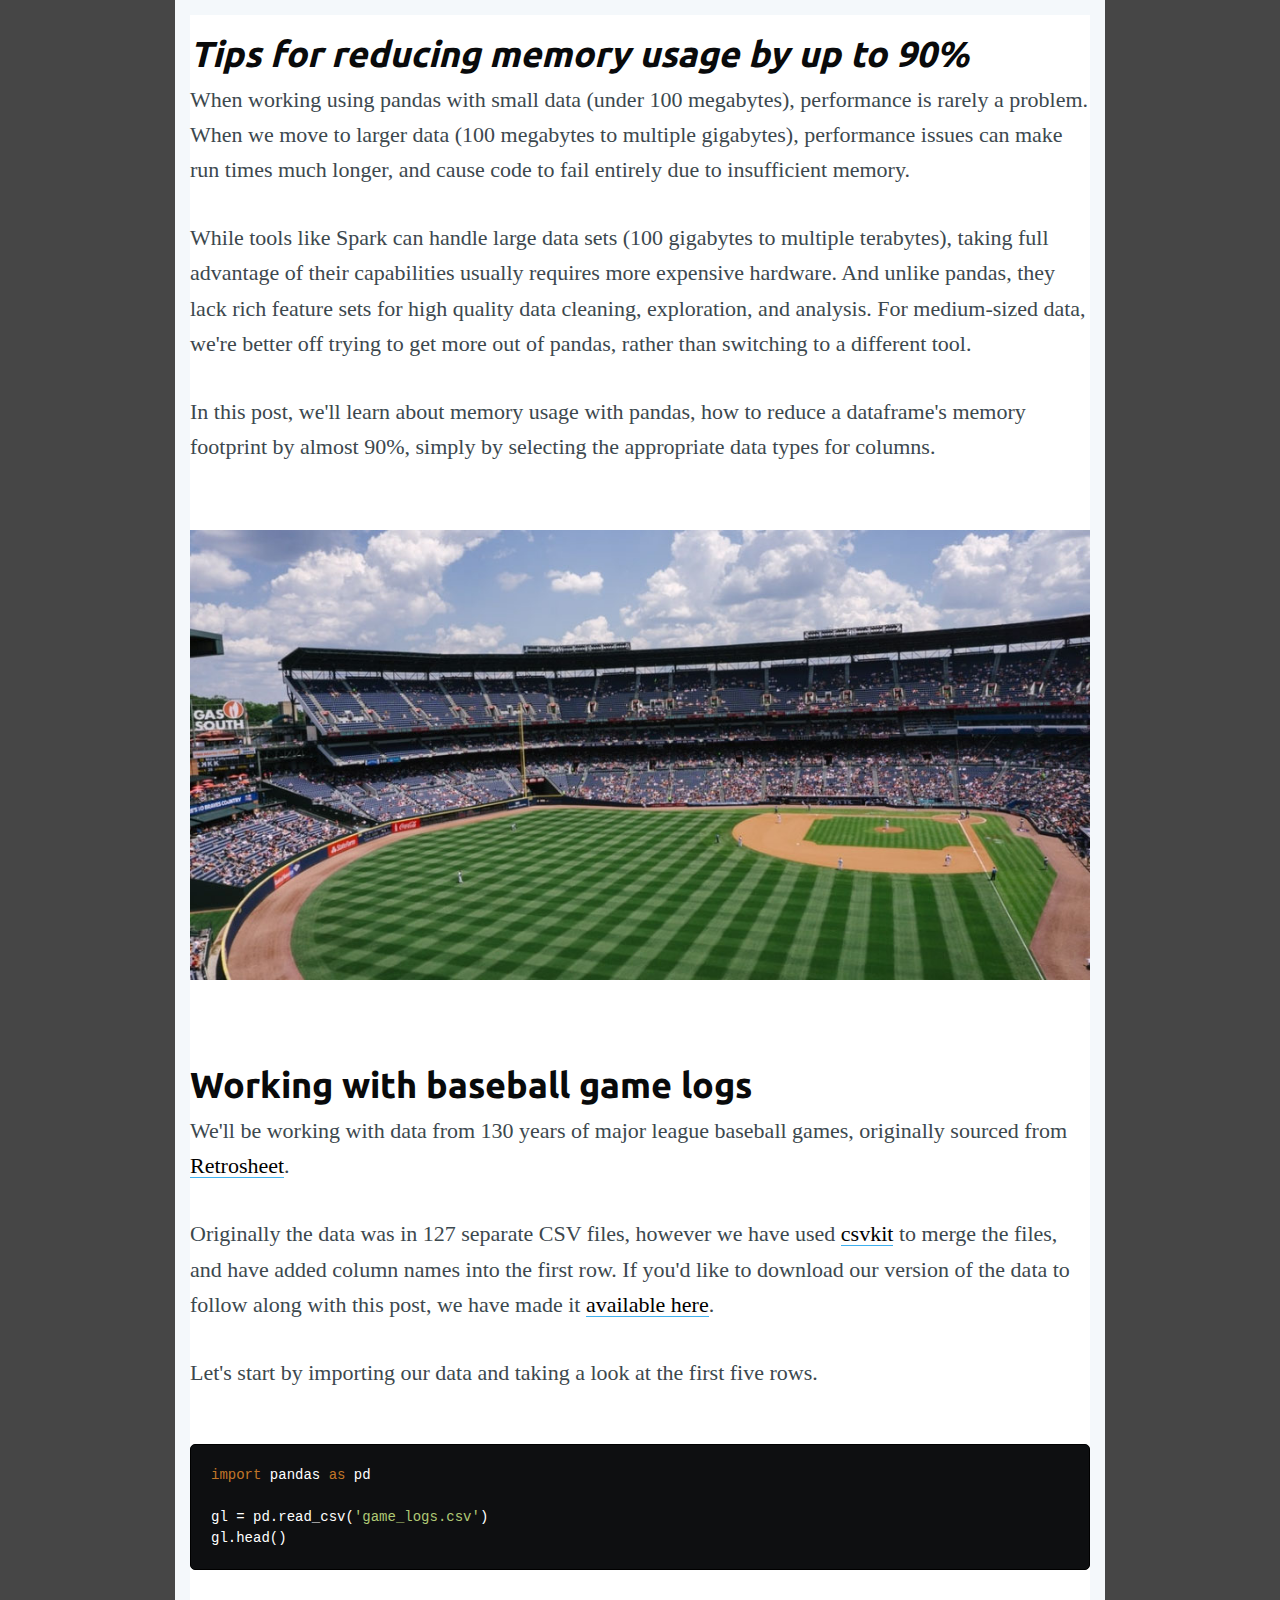
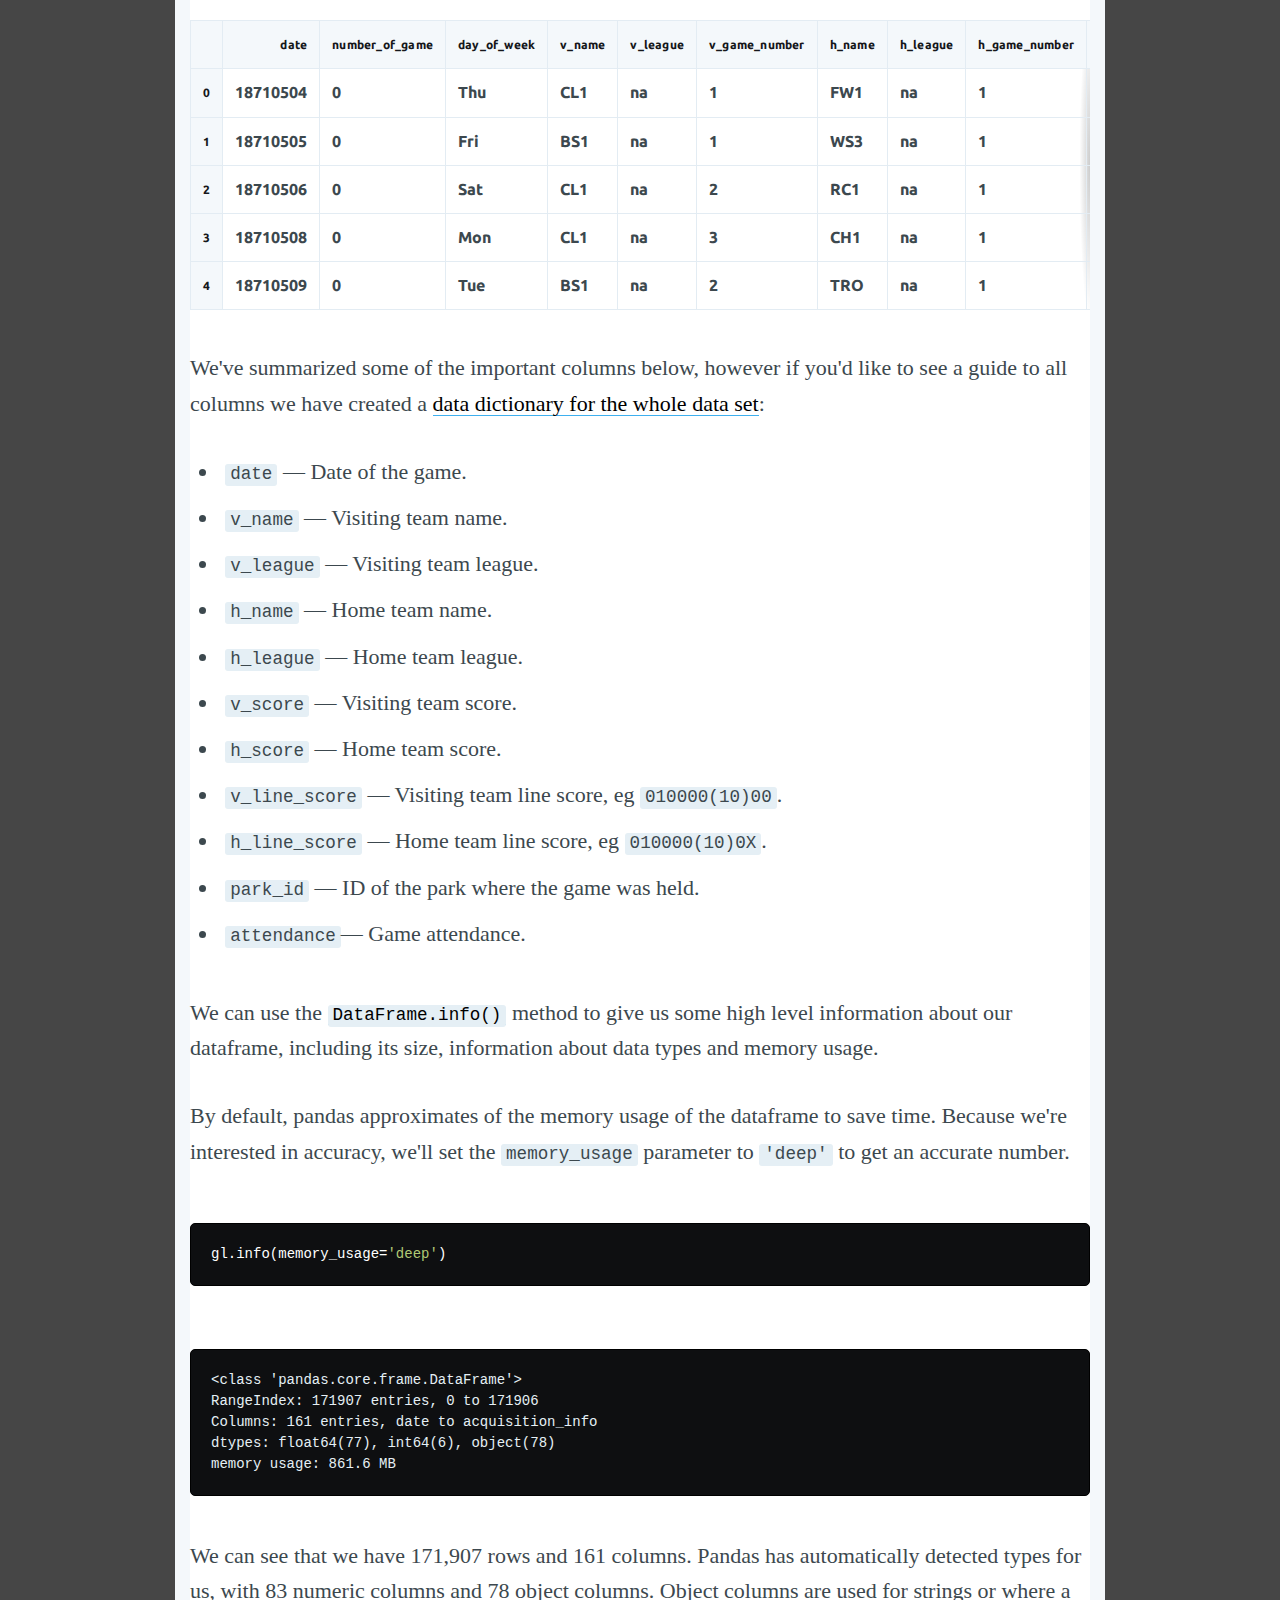
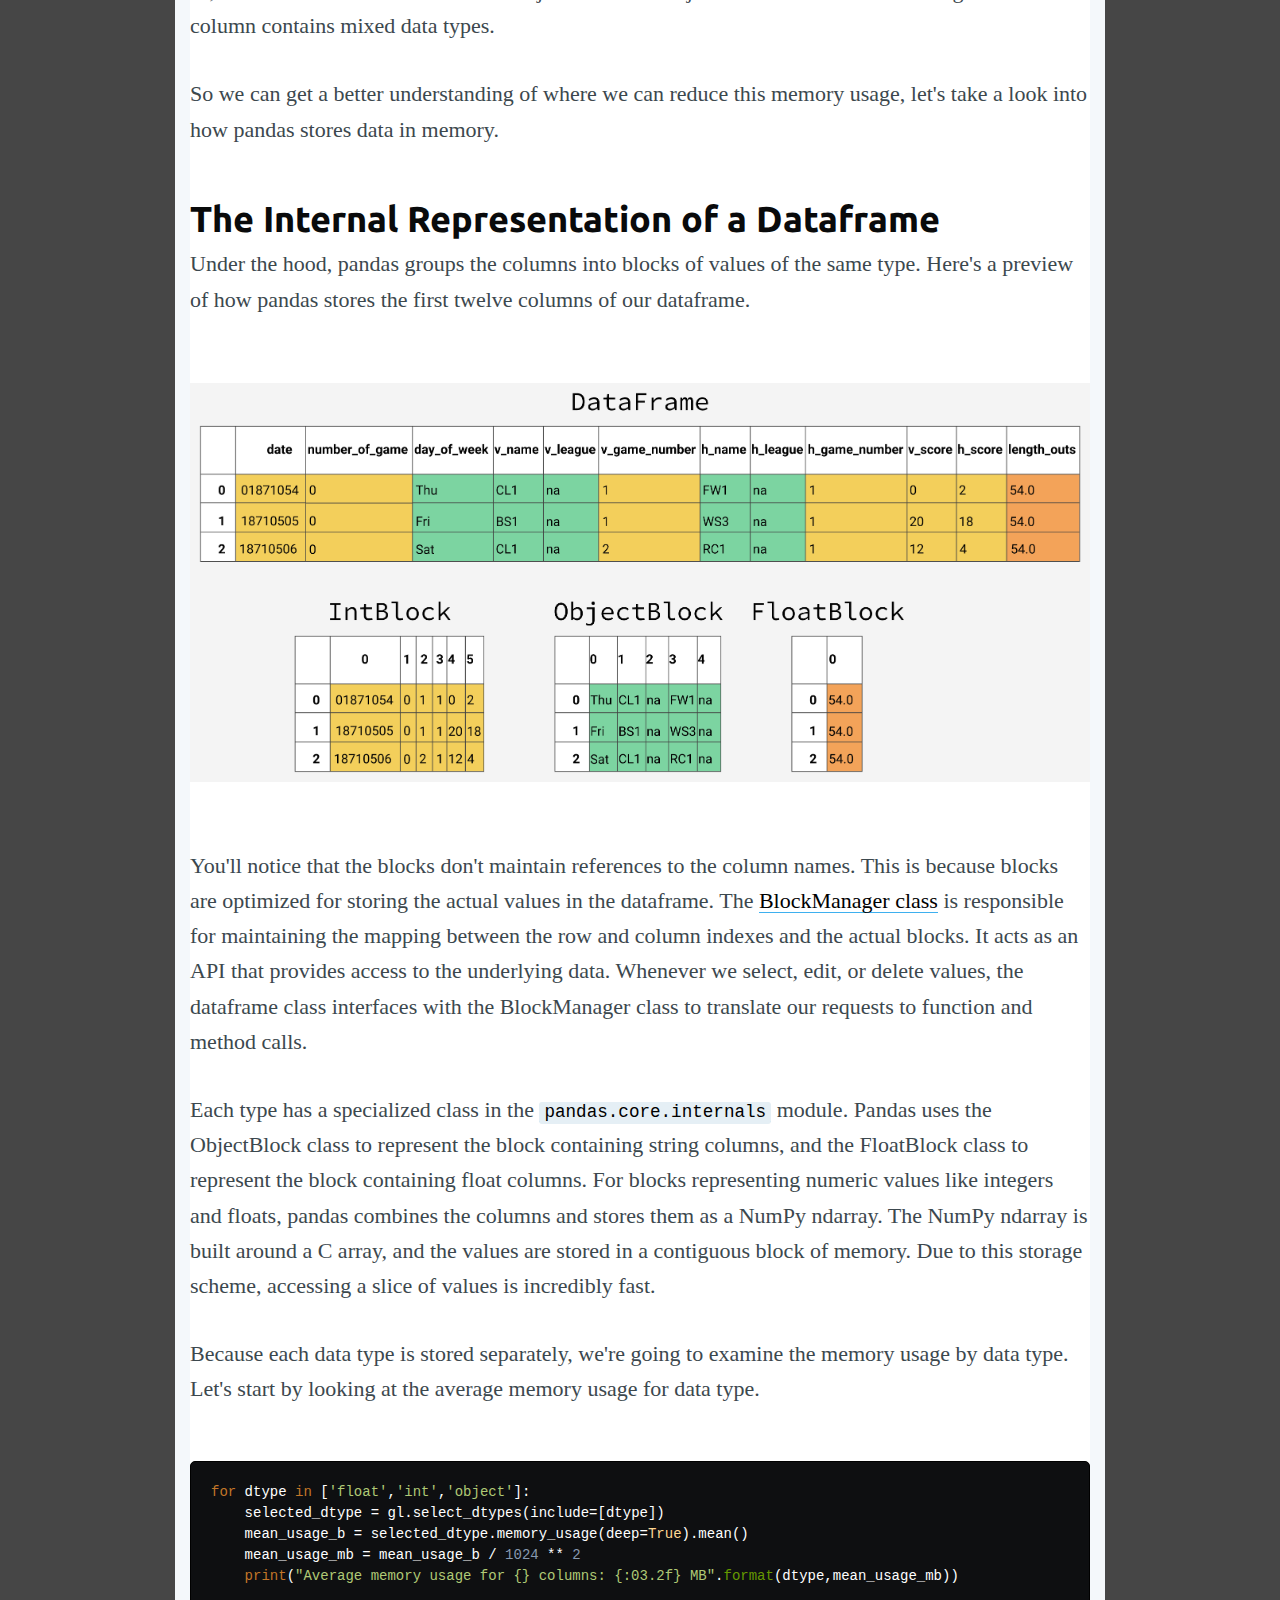
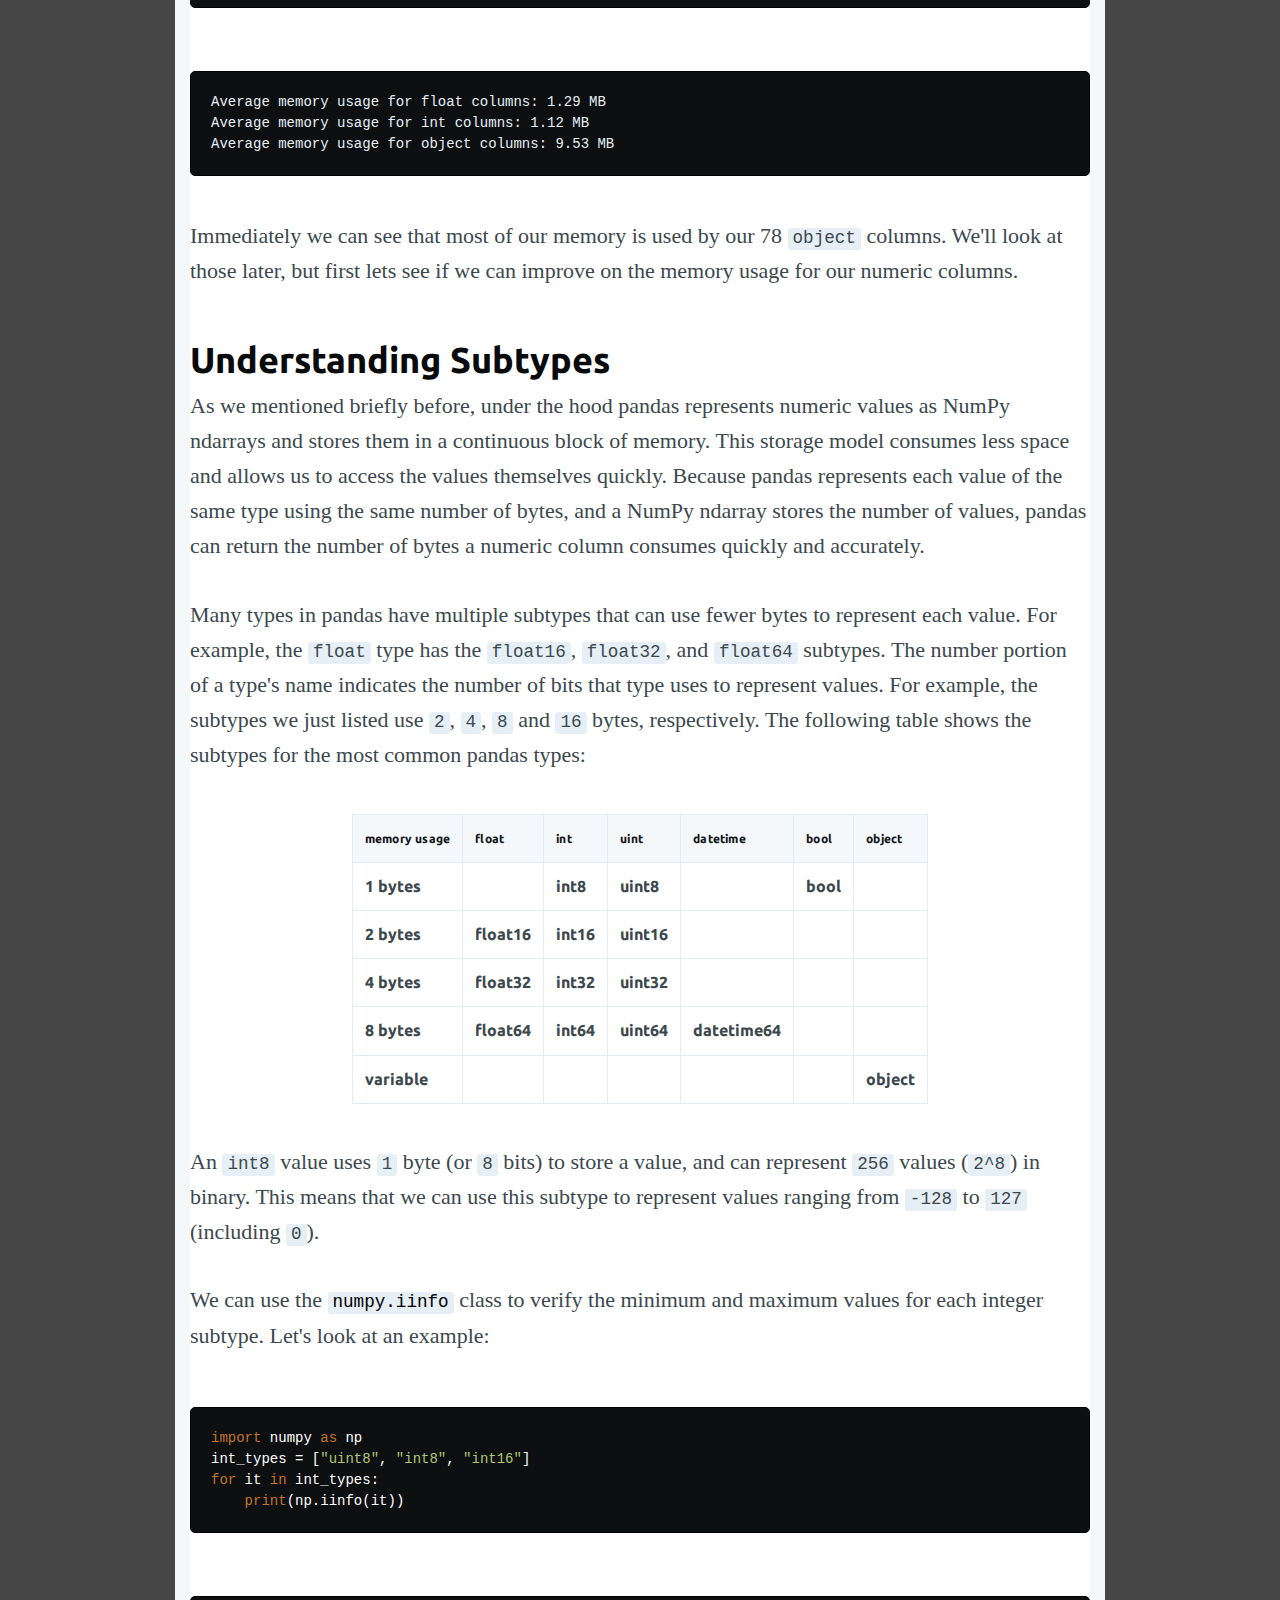
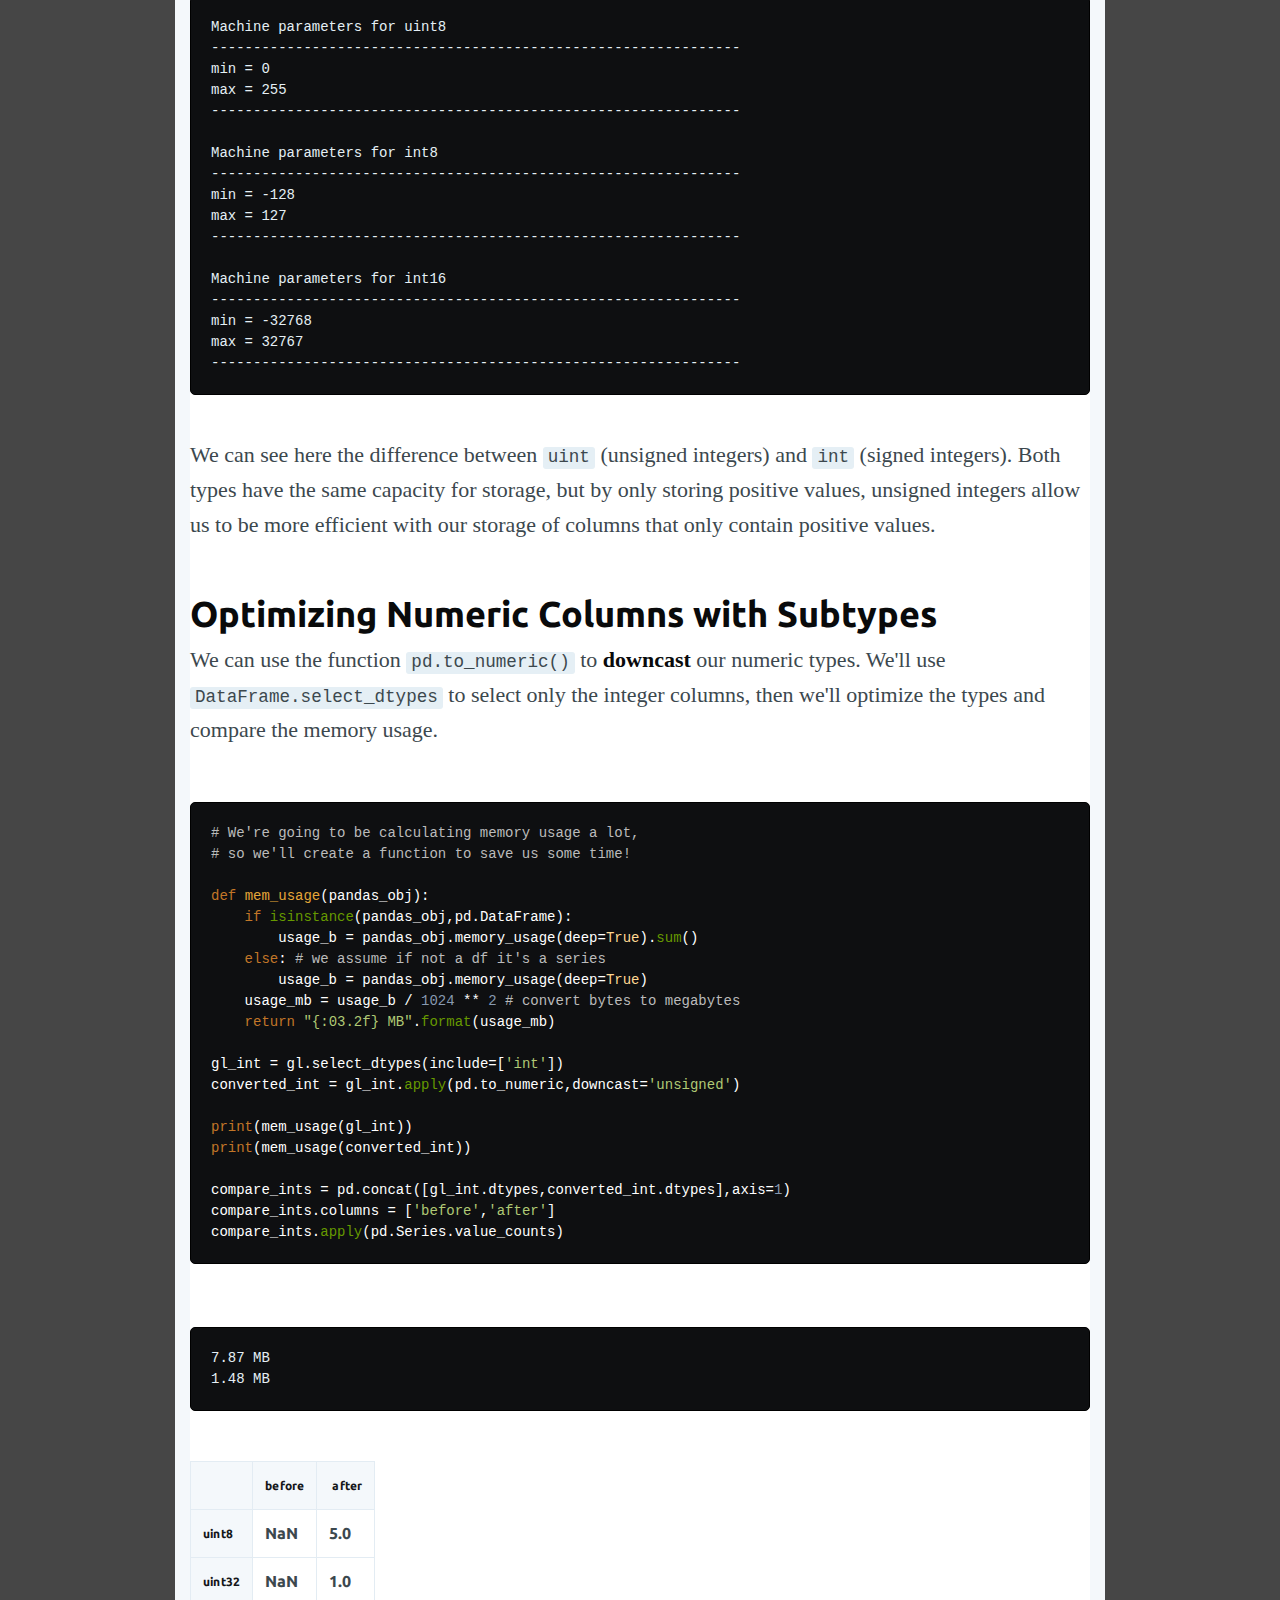
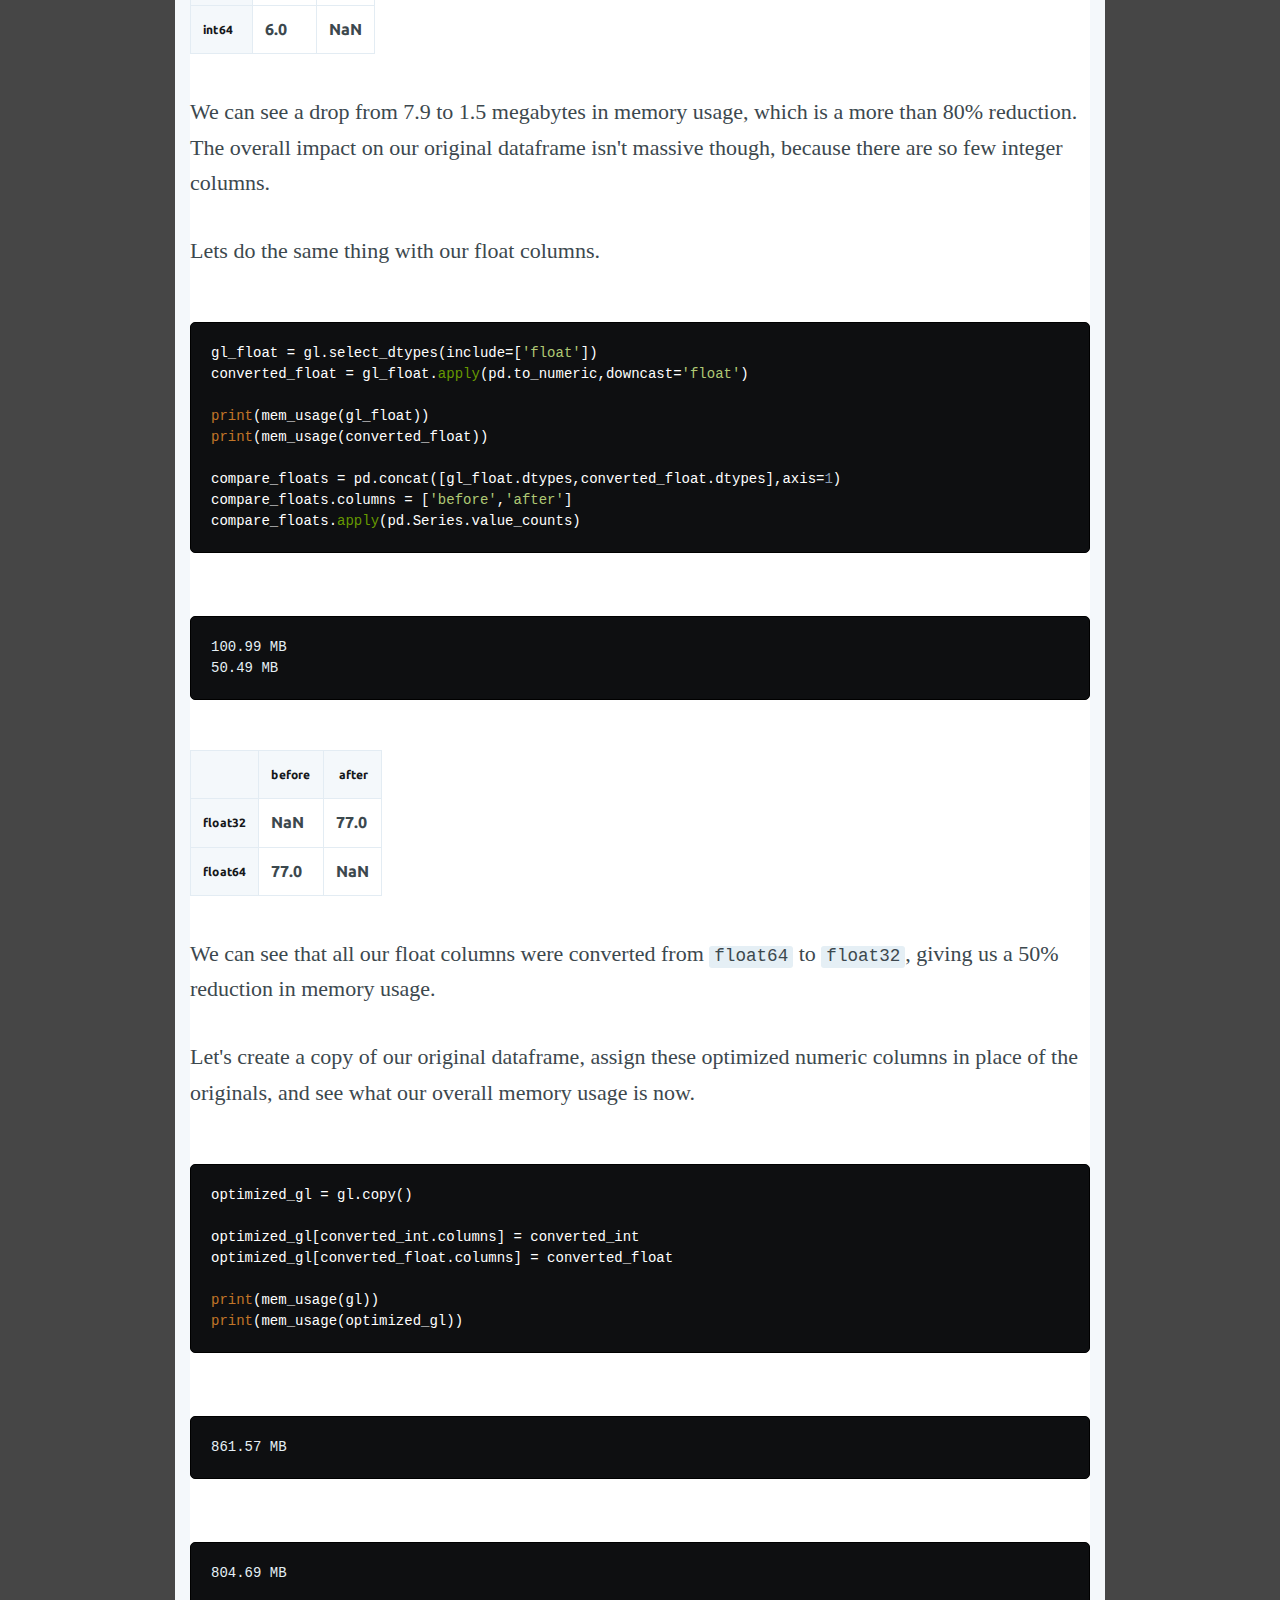
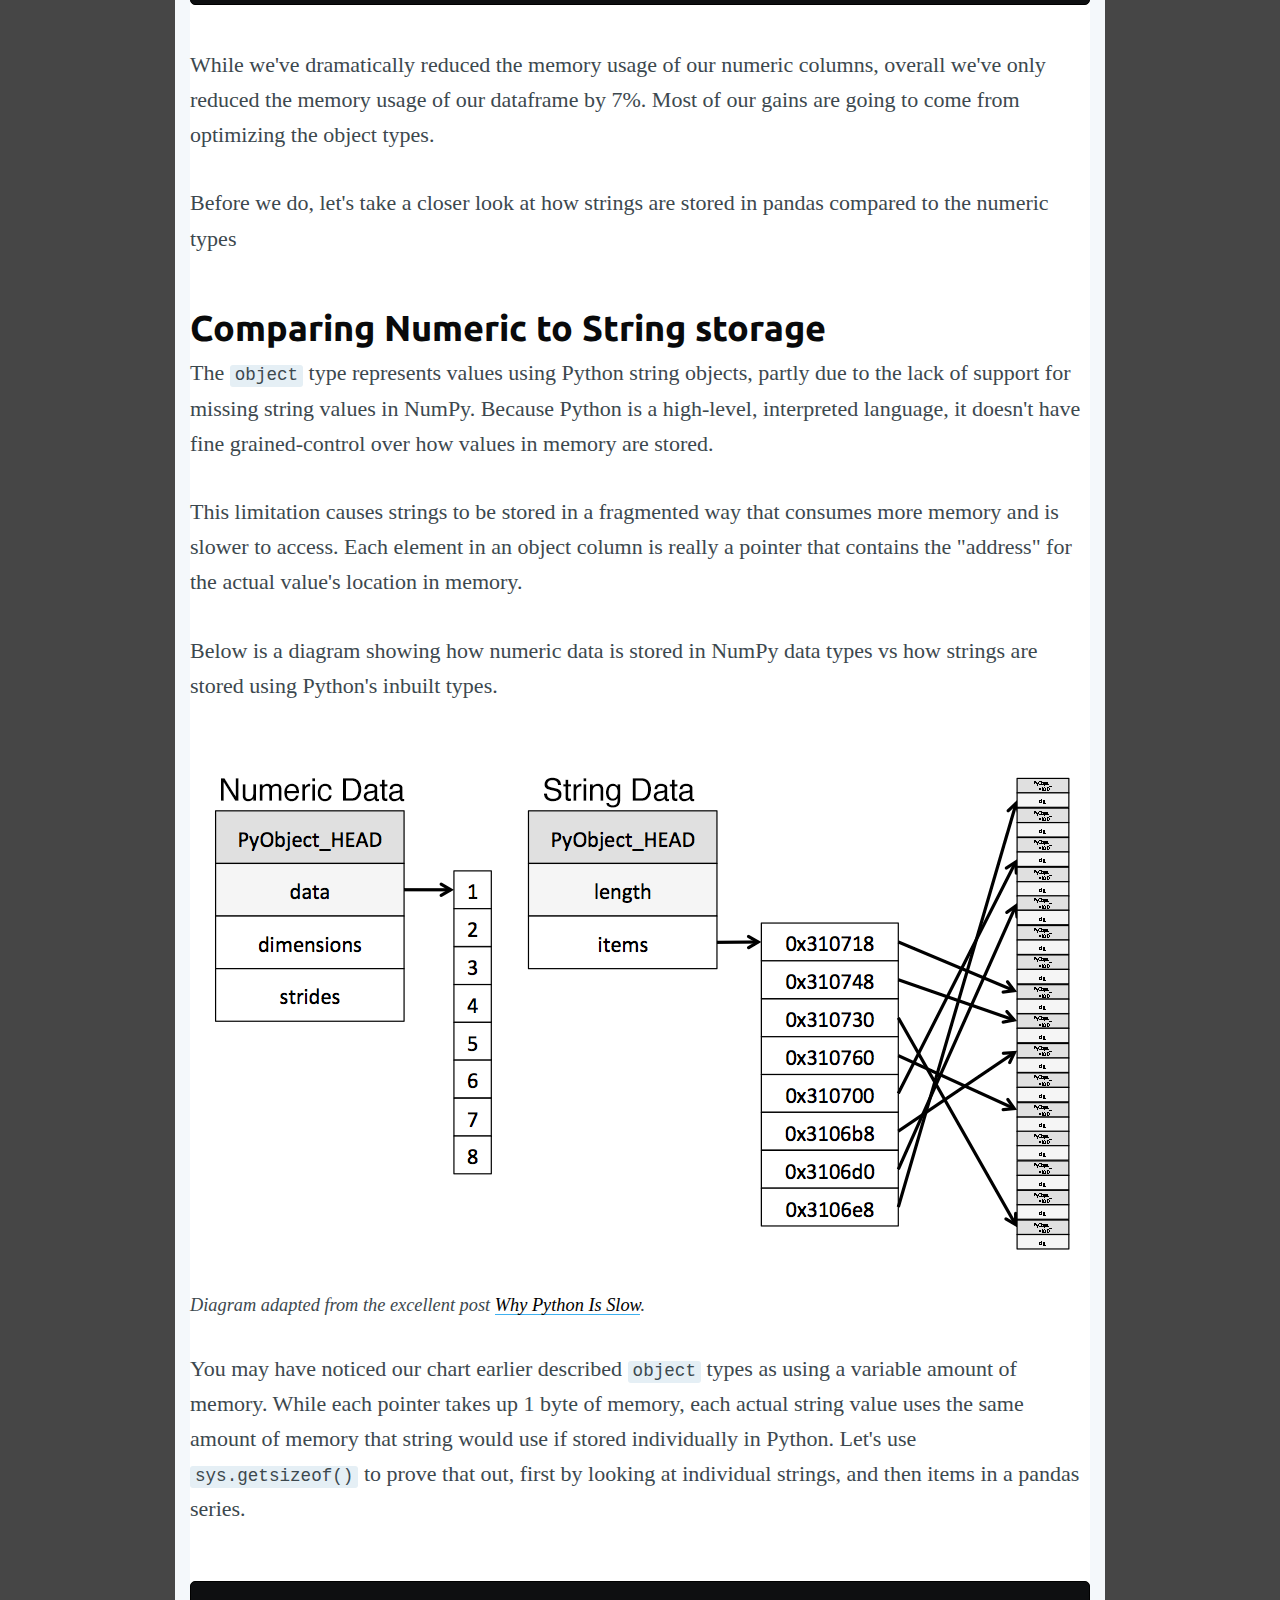
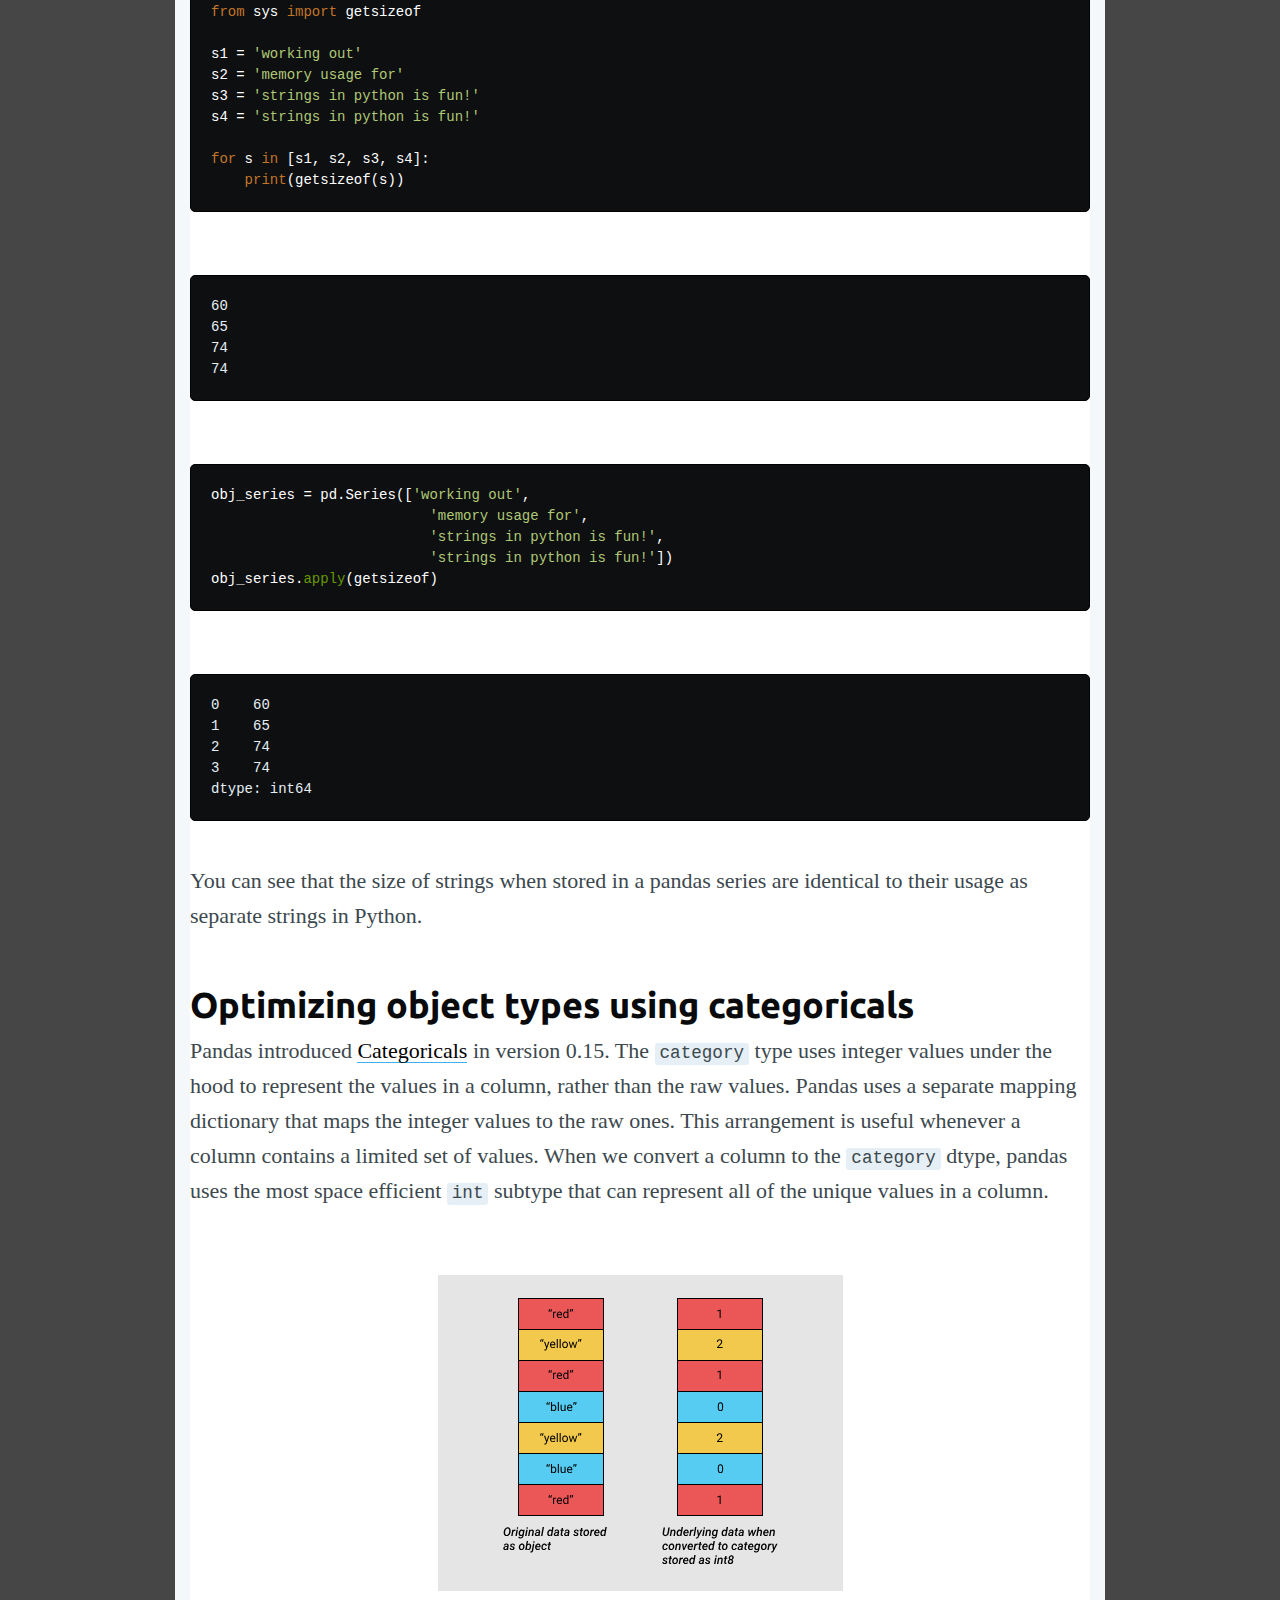
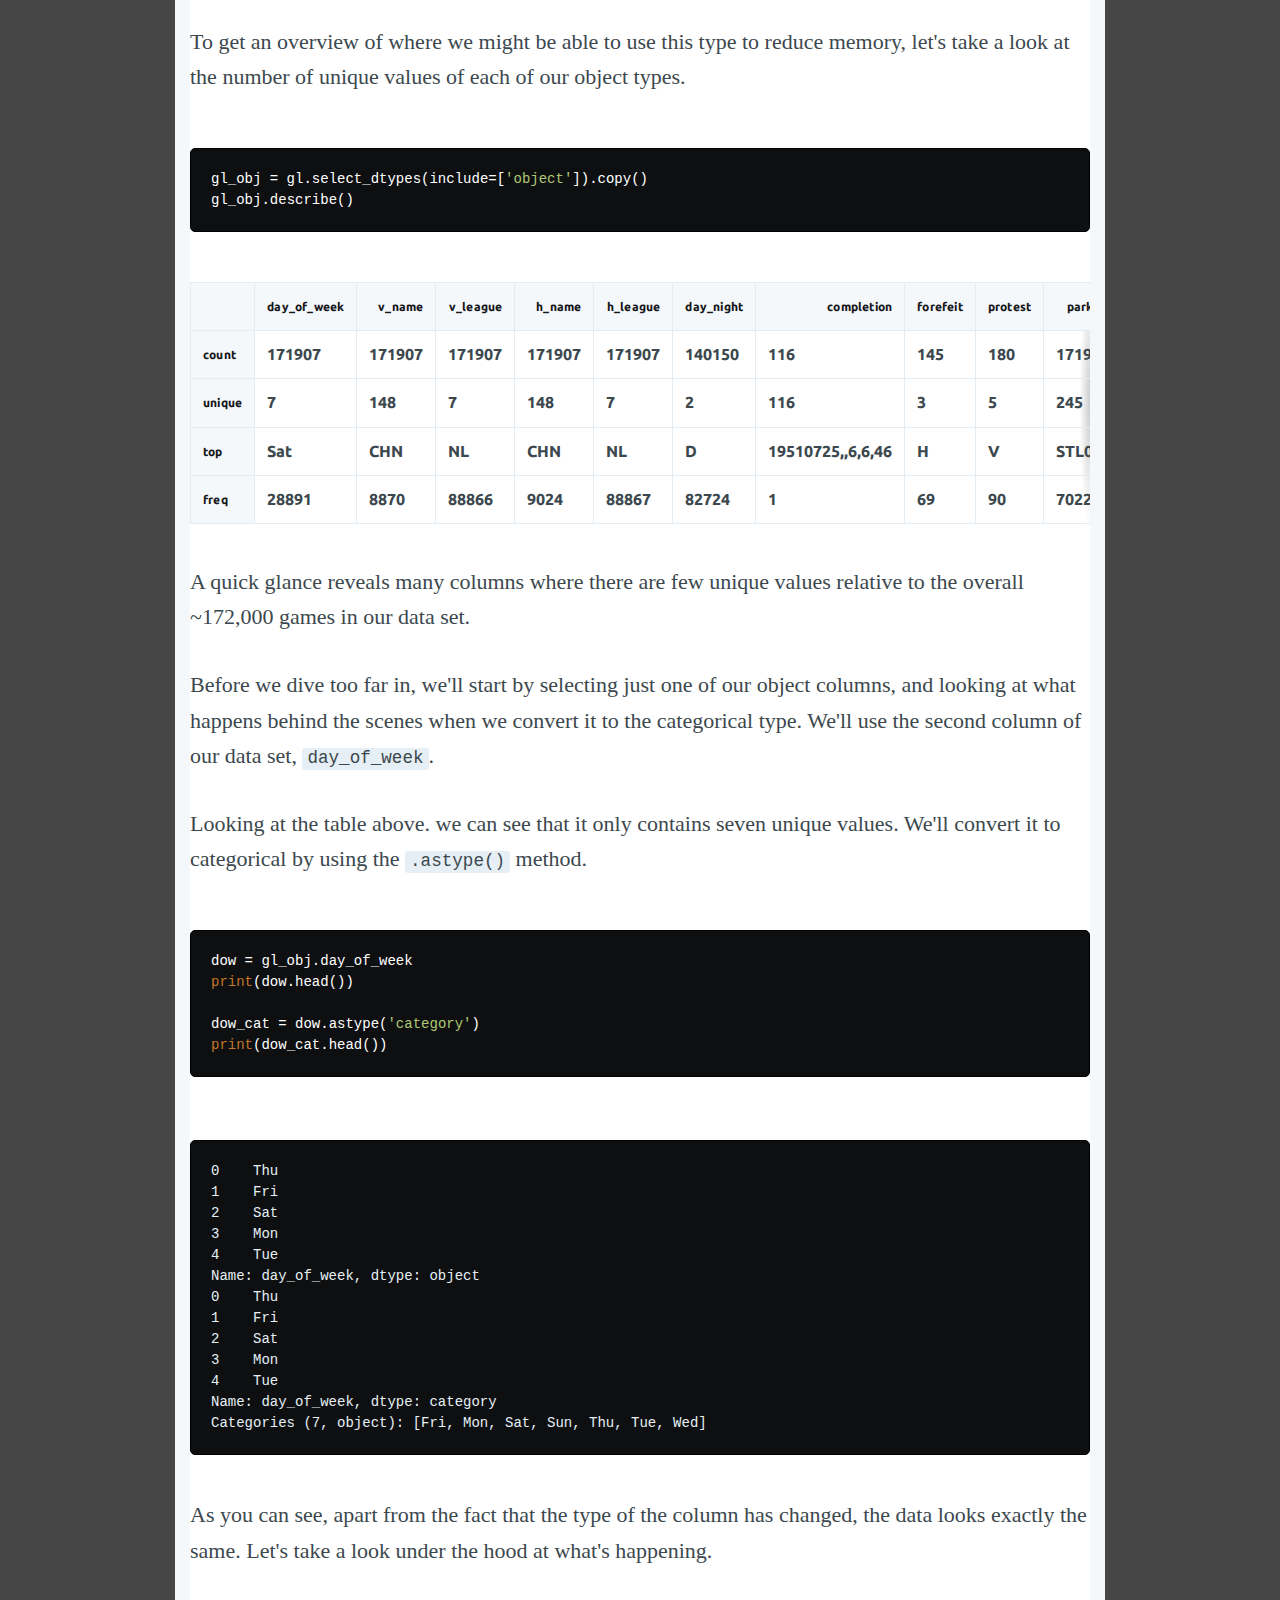
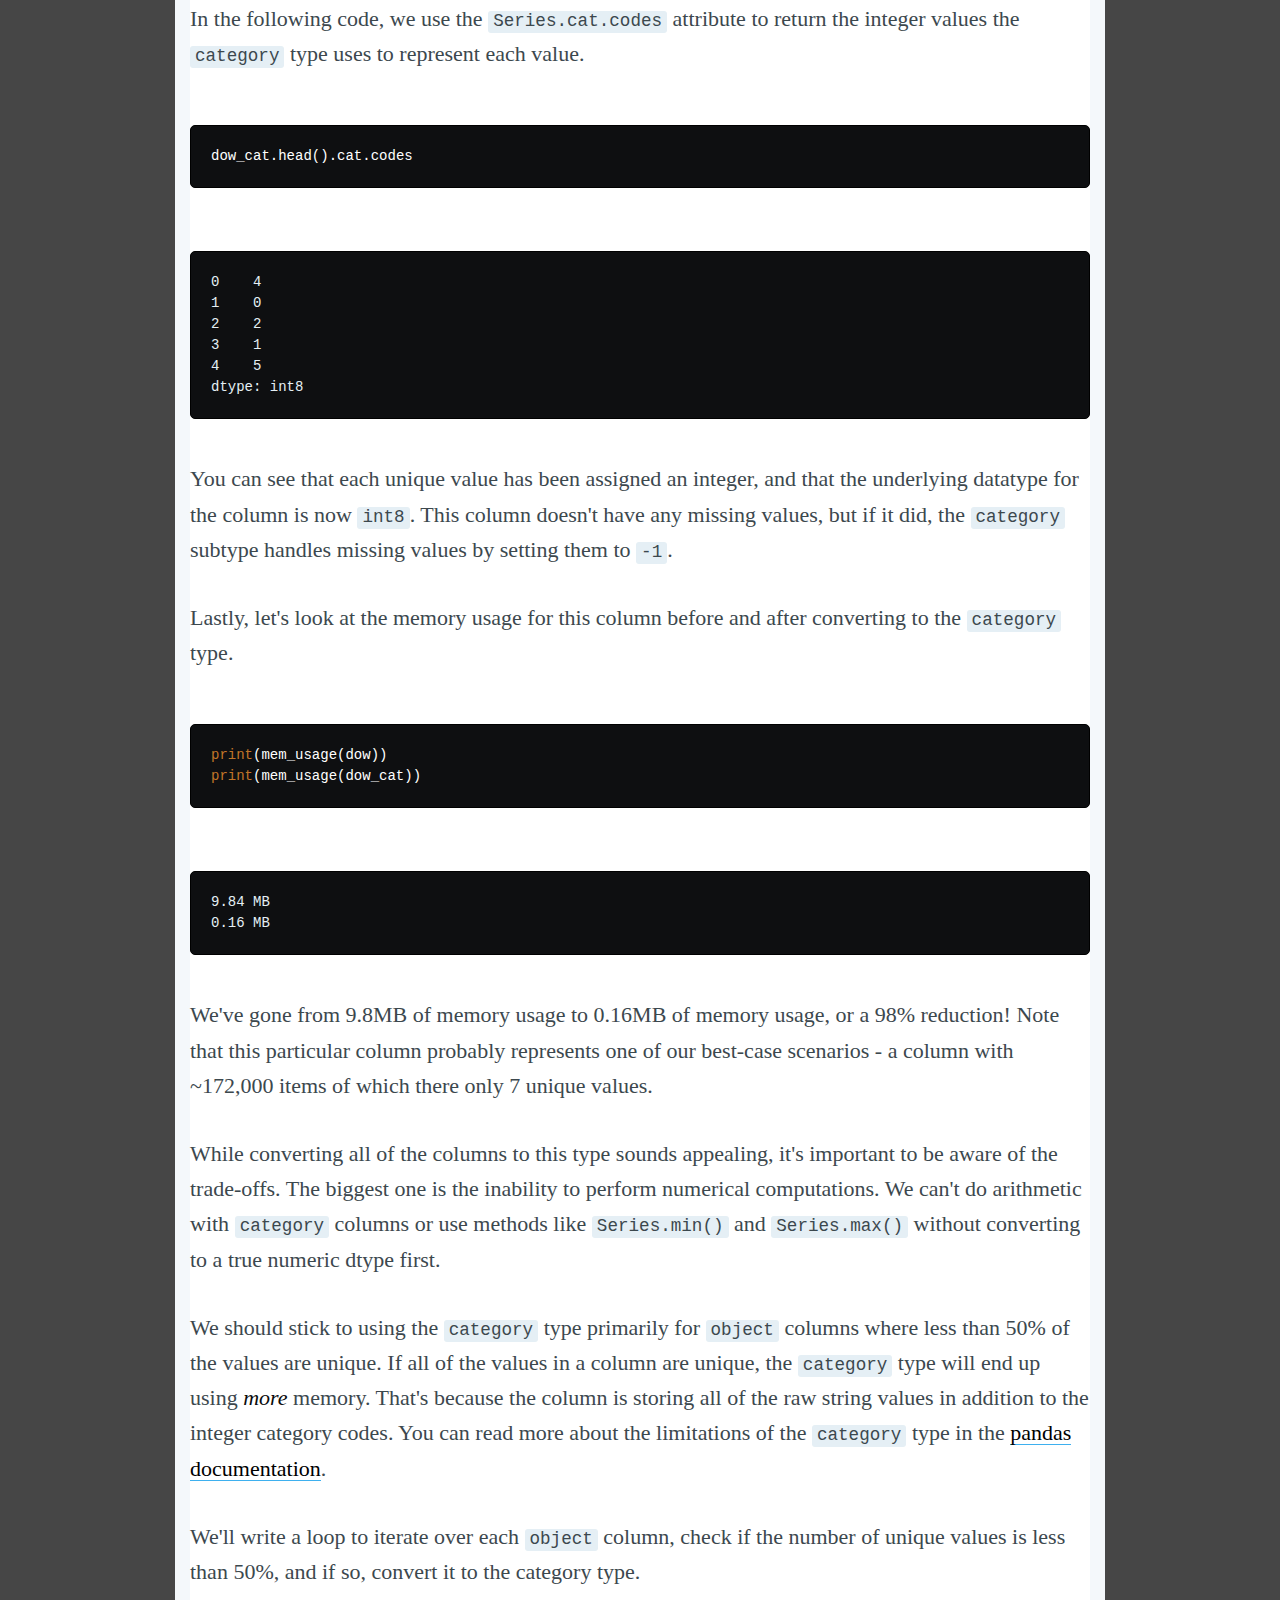
<file: pandas/Using pandas with large data/Using-pandas-with-large-data.html>
<!DOCTYPE html>
<html>
  <!-- OriginalSrc: https://www.dataquest.io/blog/pandas-big-data/ -->
  <head>
    <meta http-equiv="Content-Type" content="text/html"; charset="UTF-8" />
    <meta name="viewport" content="width=device-width, initial-scale=1.0" />

    <title>Using pandas with large data</title>
    
<link href="assets/1543296706-b2f6a0da8bc5f1758e70809faa488fc1.css" rel="stylesheet">

<link rel="stylesheet" type="text/css" href="assets/1543296706-b1783a0765c4413da5c7b47d907bdd28.css">

<link rel="stylesheet" type="text/css" href="assets/1543296706-2ef8135a2f5abb7853801af3f230fe87.css">

<link rel="stylesheet" href="assets/1543296706-f364de6eafaca04d662742ad0c8d0b0a.css" media="all">
<style>
svg:not(:root).svg-inline--fa{overflow:visible}.svg-inline--fa{display:inline-block;font-size:inherit;height:1em;overflow:visible;vertical-align:-.125em}.svg-inline--fa.fa-lg{vertical-align:-.225em}.svg-inline--fa.fa-w-1{width:.0625em}.svg-inline--fa.fa-w-2{width:.125em}.svg-inline--fa.fa-w-3{width:.1875em}.svg-inline--fa.fa-w-4{width:.25em}.svg-inline--fa.fa-w-5{width:.3125em}.svg-inline--fa.fa-w-6{width:.375em}.svg-inline--fa.fa-w-7{width:.4375em}.svg-inline--fa.fa-w-8{width:.5em}.svg-inline--fa.fa-w-9{width:.5625em}.svg-inline--fa.fa-w-10{width:.625em}.svg-inline--fa.fa-w-11{width:.6875em}.svg-inline--fa.fa-w-12{width:.75em}.svg-inline--fa.fa-w-13{width:.8125em}.svg-inline--fa.fa-w-14{width:.875em}.svg-inline--fa.fa-w-15{width:.9375em}.svg-inline--fa.fa-w-16{width:1em}.svg-inline--fa.fa-w-17{width:1.0625em}.svg-inline--fa.fa-w-18{width:1.125em}.svg-inline--fa.fa-w-19{width:1.1875em}.svg-inline--fa.fa-w-20{width:1.25em}.svg-inline--fa.fa-pull-left{margin-right:.3em;width:auto}.svg-inline--fa.fa-pull-right{margin-left:.3em;width:auto}.svg-inline--fa.fa-border{height:1.5em}.svg-inline--fa.fa-li{width:2em}.svg-inline--fa.fa-fw{width:1.25em}.fa-layers svg.svg-inline--fa{bottom:0;left:0;margin:auto;position:absolute;right:0;top:0}.fa-layers{display:inline-block;height:1em;position:relative;text-align:center;vertical-align:-.125em;width:1em}.fa-layers svg.svg-inline--fa{-webkit-transform-origin:center center;transform-origin:center center}.fa-layers-counter,.fa-layers-text{display:inline-block;position:absolute;text-align:center}.fa-layers-text{left:50%;top:50%;-webkit-transform:translate(-50%,-50%);transform:translate(-50%,-50%);-webkit-transform-origin:center center;transform-origin:center center}.fa-layers-counter{background-color:#ff253a;border-radius:1em;color:#fff;height:1.5em;line-height:1;max-width:5em;min-width:1.5em;overflow:hidden;padding:.25em;right:0;text-overflow:ellipsis;top:0;-webkit-transform:scale(.25);transform:scale(.25);-webkit-transform-origin:top right;transform-origin:top right}.fa-layers-bottom-right{bottom:0;right:0;top:auto;-webkit-transform:scale(.25);transform:scale(.25);-webkit-transform-origin:bottom right;transform-origin:bottom right}.fa-layers-bottom-left{bottom:0;left:0;right:auto;top:auto;-webkit-transform:scale(.25);transform:scale(.25);-webkit-transform-origin:bottom left;transform-origin:bottom left}.fa-layers-top-right{right:0;top:0;-webkit-transform:scale(.25);transform:scale(.25);-webkit-transform-origin:top right;transform-origin:top right}.fa-layers-top-left{left:0;right:auto;top:0;-webkit-transform:scale(.25);transform:scale(.25);-webkit-transform-origin:top left;transform-origin:top left}.fa-lg{font-size:1.33333em;line-height:.75em;vertical-align:-.0667em}.fa-xs{font-size:.75em}.fa-sm{font-size:.875em}.fa-1x{font-size:1em}.fa-2x{font-size:2em}.fa-3x{font-size:3em}.fa-4x{font-size:4em}.fa-5x{font-size:5em}.fa-6x{font-size:6em}.fa-7x{font-size:7em}.fa-8x{font-size:8em}.fa-9x{font-size:9em}.fa-10x{font-size:10em}.fa-fw{text-align:center;width:1.25em}.fa-ul{list-style-type:none;margin-left:2.5em;padding-left:0}.fa-ul>li{position:relative}.fa-li{left:-2em;position:absolute;text-align:center;width:2em;line-height:inherit}.fa-border{border:solid .08em #eee;border-radius:.1em;padding:.2em .25em .15em}.fa-pull-left{float:left}.fa-pull-right{float:right}.fa.fa-pull-left,.fab.fa-pull-left,.fal.fa-pull-left,.far.fa-pull-left,.fas.fa-pull-left{margin-right:.3em}.fa.fa-pull-right,.fab.fa-pull-right,.fal.fa-pull-right,.far.fa-pull-right,.fas.fa-pull-right{margin-left:.3em}.fa-spin{-webkit-animation:fa-spin 2s infinite linear;animation:fa-spin 2s infinite linear}.fa-pulse{-webkit-animation:fa-spin 1s infinite steps(8);animation:fa-spin 1s infinite steps(8)}@-webkit-keyframes fa-spin{0%{-webkit-transform:rotate(0);transform:rotate(0)}100%{-webkit-transform:rotate(360deg);transform:rotate(360deg)}}@keyframes fa-spin{0%{-webkit-transform:rotate(0);transform:rotate(0)}100%{-webkit-transform:rotate(360deg);transform:rotate(360deg)}}.fa-rotate-90{-webkit-transform:rotate(90deg);transform:rotate(90deg)}.fa-rotate-180{-webkit-transform:rotate(180deg);transform:rotate(180deg)}.fa-rotate-270{-webkit-transform:rotate(270deg);transform:rotate(270deg)}.fa-flip-horizontal{-webkit-transform:scale(-1,1);transform:scale(-1,1)}.fa-flip-vertical{-webkit-transform:scale(1,-1);transform:scale(1,-1)}.fa-flip-horizontal.fa-flip-vertical{-webkit-transform:scale(-1,-1);transform:scale(-1,-1)}:root .fa-flip-horizontal,:root .fa-flip-vertical,:root .fa-rotate-180,:root .fa-rotate-270,:root .fa-rotate-90{-webkit-filter:none;filter:none}.fa-stack{display:inline-block;height:2em;position:relative;width:2em}.fa-stack-1x,.fa-stack-2x{bottom:0;left:0;margin:auto;position:absolute;right:0;top:0}.svg-inline--fa.fa-stack-1x{height:1em;width:1em}.svg-inline--fa.fa-stack-2x{height:2em;width:2em}.fa-inverse{color:#fff}.sr-only{border:0;clip:rect(0,0,0,0);height:1px;margin:-1px;overflow:hidden;padding:0;position:absolute;width:1px}.sr-only-focusable:active,.sr-only-focusable:focus{clip:auto;height:auto;margin:0;overflow:visible;position:static;width:auto}
</style>
<style>

</style>
<style>
@media print {#ghostery-purple-box {display:none !important}}
</style>
<style>

    
    @media (min-width:899px){ .home-template .inner {margin-top: 40px;!important;}}

</style>
<style>
#boxzilla-overlay{position:fixed;background:rgba(0,0,0,.65);width:100%;height:100%;left:0;top:0;z-index:99999}.boxzilla-center-container{position:fixed;top:0;left:0;right:0;height:0;text-align:center;z-index:999999;line-height:0}.boxzilla-center-container .boxzilla{display:inline-block;text-align:left;position:relative;line-height:normal}.boxzilla{position:fixed;z-index:999999;-webkit-box-sizing:border-box;-moz-box-sizing:border-box;box-sizing:border-box;background:#fff;padding:25px}.boxzilla.boxzilla-top-left{top:0;left:0}.boxzilla.boxzilla-top-right{top:0;right:0}.boxzilla.boxzilla-bottom-left{bottom:0;left:0}.boxzilla.boxzilla-bottom-right{bottom:0;right:0}.boxzilla-content>:first-child{margin-top:0;padding-top:0}.boxzilla-content>:last-child{margin-bottom:0;padding-bottom:0}.boxzilla-close-icon{position:absolute;right:0;top:0;text-align:center;padding:6px;cursor:pointer;-webkit-appearance:none;font-size:28px;font-weight:700;line-height:20px;color:#000;opacity:.5}.boxzilla-close-icon:focus,.boxzilla-close-icon:hover{opacity:.8}
</style>
<style>
#i6c9d948f32356413aab6c01686a8e62efa0dacb6-container{margin:0;padding:0;overflow:hidden;position:absolute;border:none;background-color:transparent}body.logged-in.admin-bar #i6c9d948f32356413aab6c01686a8e62efa0dacb6-container.HB-Bar.hb-bar-top,body.logged-in.admin-bar #i6c9d948f32356413aab6c01686a8e62efa0dacb6-container.HB-Slider.hb-top-left,body.logged-in.admin-bar #i6c9d948f32356413aab6c01686a8e62efa0dacb6-container.HB-Slider.hb-top-right,body.logged-in.admin-bar #pull-down.hb-bar-top,body.logged-in.admin-bar #pull-down.hb-top-left,body.logged-in.admin-bar #pull-down.hb-top-right{z-index:99998!important;top:32px!important}.hellobar#pull-down.hb-animated{animation-duration:1s;-o-animation-duration:1s;-ms-animation-duration:1s;-moz-animation-duration:1s;-webkit-animation-duration:1s;animation-fill-mode:forwards;-o-animation-fill-mode:forwards;-ms-animation-fill-mode:forwards;-moz-animation-fill-mode:forwards;-webkit-animation-fill-mode:forwards}.hellobar#pull-down{top:-1px;right:10px;padding:3px;z-index:10000002;overflow:hidden;position:absolute;border-radius:0 0 5px 5px;transform:translateY(-40px);-o-transform:translateY(-40px);-ms-transform:translateY(-40px);-moz-transform:translateY(-40px);-webkit-transform:translateY(-40px)}.hellobar#pull-down .hellobar-arrow{cursor:pointer;display:flex;height:11px;opacity:.3;width:11px;filter:flipv;transform:scaleY(-1);-o-transform:scaleY(-1);-ms-transform:scaleY(-1);-moz-transform:scaleY(-1);-webkit-transform:scaleY(-1)}.hellobar#pull-down .hellobar-arrow:hover{opacity:.6}.hellobar#pull-down .hellobar-arrow svg{fill:#fff}.hellobar#pull-down.inverted .hellobar-arrow svg{fill:#3c3e3f}#i6c9d948f32356413aab6c01686a8e62efa0dacb6-container.hb-animated{animation-duration:.25s;-o-animation-duration:.25s;-ms-animation-duration:.25s;-moz-animation-duration:.25s;-webkit-animation-duration:.25s;animation-fill-mode:forwards;-o-animation-fill-mode:forwards;-ms-animation-fill-mode:forwards;-moz-animation-fill-mode:forwards;-webkit-animation-fill-mode:forwards}@keyframes hb-bounceInDown{0%,60%,75%,90%,to{transition-timing-function:cubic-bezier(.215,.61,.355,1);-o-transition-timing-function:cubic-bezier(.215,.61,.355,1);-ms-transition-timing-function:cubic-bezier(.215,.61,.355,1);-moz-transition-timing-function:cubic-bezier(.215,.61,.355,1);-webkit-transition-timing-function:cubic-bezier(.215,.61,.355,1)}0%{transform:translate3d(0,-3000px,0);-o-transform:translate3d(0,-3000px,0);-ms-transform:translate3d(0,-3000px,0);-moz-transform:translate3d(0,-3000px,0);-webkit-transform:translate3d(0,-3000px,0)}60%{transform:translateZ(0);-o-transform:translateZ(0);-ms-transform:translateZ(0);-moz-transform:translateZ(0);-webkit-transform:translateZ(0)}75%{transform:translate3d(0,-40px,0);-o-transform:translate3d(0,-40px,0);-ms-transform:translate3d(0,-40px,0);-moz-transform:translate3d(0,-40px,0);-webkit-transform:translate3d(0,-40px,0)}90%{transform:translateZ(0);-o-transform:translateZ(0);-ms-transform:translateZ(0);-moz-transform:translateZ(0);-webkit-transform:translateZ(0)}to{transform:none;-o-transform:none;-ms-transform:none;-moz-transform:none;-webkit-transform:none}}@-moz-keyframes hb-bounceInDown{0%,60%,75%,90%,to{-moz-transition-timing-function:cubic-bezier(.215,.61,.355,1)}0%{-moz-transform:translate3d(0,-3000px,0)}60%{-moz-transform:translateZ(0)}75%{-moz-transform:translate3d(0,-40px,0)}90%{-moz-transform:translateZ(0)}to{-moz-transform:none}}@-webkit-keyframes hb-bounceInDown{0%,60%,75%,90%,to{-webkit-transition-timing-function:cubic-bezier(.215,.61,.355,1)}0%{-webkit-transform:translate3d(0,-3000px,0)}60%{-webkit-transform:translateZ(0)}75%{-webkit-transform:translate3d(0,-40px,0)}90%{-webkit-transform:translateZ(0)}to{-webkit-transform:none}}@keyframes hb-bounceInUp{0%,60%,75%,90%,to{transition-timing-function:cubic-bezier(.215,.61,.355,1);-o-transition-timing-function:cubic-bezier(.215,.61,.355,1);-ms-transition-timing-function:cubic-bezier(.215,.61,.355,1);-moz-transition-timing-function:cubic-bezier(.215,.61,.355,1);-webkit-transition-timing-function:cubic-bezier(.215,.61,.355,1)}0%{transform:translate3d(0,3000px,0);-o-transform:translate3d(0,3000px,0);-ms-transform:translate3d(0,3000px,0);-moz-transform:translate3d(0,3000px,0);-webkit-transform:translate3d(0,3000px,0)}60%{transform:translateZ(0);-o-transform:translateZ(0);-ms-transform:translateZ(0);-moz-transform:translateZ(0);-webkit-transform:translateZ(0)}75%{transform:translate3d(0,40px,0);-o-transform:translate3d(0,40px,0);-ms-transform:translate3d(0,40px,0);-moz-transform:translate3d(0,40px,0);-webkit-transform:translate3d(0,40px,0)}90%{transform:translateZ(0);-o-transform:translateZ(0);-ms-transform:translateZ(0);-moz-transform:translateZ(0);-webkit-transform:translateZ(0)}to{transform:none;-o-transform:none;-ms-transform:none;-moz-transform:none;-webkit-transform:none}}@-moz-keyframes hb-bounceInUp{0%,60%,75%,90%,to{-moz-transition-timing-function:cubic-bezier(.215,.61,.355,1)}0%{-moz-transform:translate3d(0,3000px,0)}60%{-moz-transform:translateZ(0)}75%{-moz-transform:translate3d(0,40px,0)}90%{-moz-transform:translateZ(0)}to{-moz-transform:none}}@-webkit-keyframes hb-bounceInUp{0%,60%,75%,90%,to{-webkit-transition-timing-function:cubic-bezier(.215,.61,.355,1)}0%{-webkit-transform:translate3d(0,3000px,0)}60%{-webkit-transform:translateZ(0)}75%{-webkit-transform:translate3d(0,40px,0)}90%{-webkit-transform:translateZ(0)}to{-webkit-transform:none}}@keyframes hb-bounceOutUp{0%,to{transition-timing-function:ease-in;-o-transition-timing-function:ease-in;-ms-transition-timing-function:ease-in;-moz-transition-timing-function:ease-in;-webkit-transition-timing-function:ease-in}0%{transform:none;-o-transform:none;-ms-transform:none;-moz-transform:none;-webkit-transform:none}to{transform:translate3d(0,-500px,0);-o-transform:translate3d(0,-500px,0);-ms-transform:translate3d(0,-500px,0);-moz-transform:translate3d(0,-500px,0);-webkit-transform:translate3d(0,-500px,0)}}@-moz-keyframes hb-bounceOutUp{0%,to{-moz-transition-timing-function:ease-in}0%{-moz-transform:none}to{-moz-transform:translate3d(0,-500px,0)}}@-webkit-keyframes hb-bounceOutUp{0%,to{-webkit-transition-timing-function:ease-in}0%{-webkit-transform:none}to{-webkit-transform:translate3d(0,-500px,0)}}@keyframes hb-bounceOutDown{0%,to{transition-timing-function:ease-in;-o-transition-timing-function:ease-in;-ms-transition-timing-function:ease-in;-moz-transition-timing-function:ease-in;-webkit-transition-timing-function:ease-in}0%{transform:none;-o-transform:none;-ms-transform:none;-moz-transform:none;-webkit-transform:none}to{transform:translate3d(0,500px,0);-o-transform:translate3d(0,500px,0);-ms-transform:translate3d(0,500px,0);-moz-transform:translate3d(0,500px,0);-webkit-transform:translate3d(0,500px,0)}}@-moz-keyframes hb-bounceOutDown{0%,to{-moz-transition-timing-function:ease-in}0%{-moz-transform:none}to{-moz-transform:translate3d(0,500px,0)}}@-webkit-keyframes hb-bounceOutDown{0%,to{-webkit-transition-timing-function:ease-in}0%{-webkit-transform:none}to{-webkit-transform:translate3d(0,500px,0)}}@keyframes hb-bounceInLeft{0%,75%,to{transition-timing-function:cubic-bezier(.65,-.25,.325,1.255);-o-transition-timing-function:cubic-bezier(.65,-.25,.325,1.255);-ms-transition-timing-function:cubic-bezier(.65,-.25,.325,1.255);-moz-transition-timing-function:cubic-bezier(.65,-.25,.325,1.255);-webkit-transition-timing-function:cubic-bezier(.65,-.25,.325,1.255)}0%{transform:translate3d(200%,0,0);-o-transform:translate3d(200%,0,0);-ms-transform:translate3d(200%,0,0);-moz-transform:translate3d(200%,0,0);-webkit-transform:translate3d(200%,0,0)}75%{transform:translate3d(-10%,0,0);-o-transform:translate3d(-10%,0,0);-ms-transform:translate3d(-10%,0,0);-moz-transform:translate3d(-10%,0,0);-webkit-transform:translate3d(-10%,0,0)}to{transform:none;-o-transform:none;-ms-transform:none;-moz-transform:none;-webkit-transform:none}}@-moz-keyframes hb-bounceInLeft{0%,75%,to{-moz-transition-timing-function:cubic-bezier(.65,-.25,.325,1.255)}0%{-moz-transform:translate3d(200%,0,0)}75%{-moz-transform:translate3d(-10%,0,0)}to{-moz-transform:none}}@-webkit-keyframes hb-bounceInLeft{0%,75%,to{-webkit-transition-timing-function:cubic-bezier(.65,-.25,.325,1.255)}0%{-webkit-transform:translate3d(200%,0,0)}75%{-webkit-transform:translate3d(-10%,0,0)}to{-webkit-transform:none}}@keyframes hb-bounceOutRight{0%,25%,to{transition-timing-function:cubic-bezier(.65,-.25,.325,1.255);-o-transition-timing-function:cubic-bezier(.65,-.25,.325,1.255);-ms-transition-timing-function:cubic-bezier(.65,-.25,.325,1.255);-moz-transition-timing-function:cubic-bezier(.65,-.25,.325,1.255);-webkit-transition-timing-function:cubic-bezier(.65,-.25,.325,1.255)}0%{transform:none;-o-transform:none;-ms-transform:none;-moz-transform:none;-webkit-transform:none}25%{transform:translate3d(-10%,0,0);-o-transform:translate3d(-10%,0,0);-ms-transform:translate3d(-10%,0,0);-moz-transform:translate3d(-10%,0,0);-webkit-transform:translate3d(-10%,0,0)}to{transform:translate3d(200%,0,0);-o-transform:translate3d(200%,0,0);-ms-transform:translate3d(200%,0,0);-moz-transform:translate3d(200%,0,0);-webkit-transform:translate3d(200%,0,0)}}@-moz-keyframes hb-bounceOutRight{0%,25%,to{-moz-transition-timing-function:cubic-bezier(.65,-.25,.325,1.255)}0%{-moz-transform:none}25%{-moz-transform:translate3d(-10%,0,0)}to{-moz-transform:translate3d(200%,0,0)}}@-webkit-keyframes hb-bounceOutRight{0%,25%,to{-webkit-transition-timing-function:cubic-bezier(.65,-.25,.325,1.255)}0%{-webkit-transform:none}25%{-webkit-transform:translate3d(-10%,0,0)}to{-webkit-transform:translate3d(200%,0,0)}}@keyframes hb-bounceInRight{0%,75%,to{transition-timing-function:cubic-bezier(.65,-.25,.325,1.255);-o-transition-timing-function:cubic-bezier(.65,-.25,.325,1.255);-ms-transition-timing-function:cubic-bezier(.65,-.25,.325,1.255);-moz-transition-timing-function:cubic-bezier(.65,-.25,.325,1.255);-webkit-transition-timing-function:cubic-bezier(.65,-.25,.325,1.255)}0%{transform:translate3d(-200%,0,0);-o-transform:translate3d(-200%,0,0);-ms-transform:translate3d(-200%,0,0);-moz-transform:translate3d(-200%,0,0);-webkit-transform:translate3d(-200%,0,0)}75%{transform:translate3d(10%,0,0);-o-transform:translate3d(10%,0,0);-ms-transform:translate3d(10%,0,0);-moz-transform:translate3d(10%,0,0);-webkit-transform:translate3d(10%,0,0)}to{transform:none;-o-transform:none;-ms-transform:none;-moz-transform:none;-webkit-transform:none}}@-moz-keyframes hb-bounceInRight{0%,75%,to{-moz-transition-timing-function:cubic-bezier(.65,-.25,.325,1.255)}0%{-moz-transform:translate3d(-200%,0,0)}75%{-moz-transform:translate3d(10%,0,0)}to{-moz-transform:none}}@-webkit-keyframes hb-bounceInRight{0%,75%,to{-webkit-transition-timing-function:cubic-bezier(.65,-.25,.325,1.255)}0%{-webkit-transform:translate3d(-200%,0,0)}75%{-webkit-transform:translate3d(10%,0,0)}to{-webkit-transform:none}}@keyframes hb-bounceOutLeft{0%,25%,to{transition-timing-function:cubic-bezier(.65,-.25,.325,1.255);-o-transition-timing-function:cubic-bezier(.65,-.25,.325,1.255);-ms-transition-timing-function:cubic-bezier(.65,-.25,.325,1.255);-moz-transition-timing-function:cubic-bezier(.65,-.25,.325,1.255);-webkit-transition-timing-function:cubic-bezier(.65,-.25,.325,1.255)}0%{transform:none;-o-transform:none;-ms-transform:none;-moz-transform:none;-webkit-transform:none}25%{transform:translate3d(10%,0,0);-o-transform:translate3d(10%,0,0);-ms-transform:translate3d(10%,0,0);-moz-transform:translate3d(10%,0,0);-webkit-transform:translate3d(10%,0,0)}to{transform:translate3d(-200%,0,0);-o-transform:translate3d(-200%,0,0);-ms-transform:translate3d(-200%,0,0);-moz-transform:translate3d(-200%,0,0);-webkit-transform:translate3d(-200%,0,0)}}@-moz-keyframes hb-bounceOutLeft{0%,25%,to{-moz-transition-timing-function:cubic-bezier(.65,-.25,.325,1.255)}0%{-moz-transform:none}25%{-moz-transform:translate3d(10%,0,0)}to{-moz-transform:translate3d(-200%,0,0)}}@-webkit-keyframes hb-bounceOutLeft{0%,25%,to{-webkit-transition-timing-function:cubic-bezier(.65,-.25,.325,1.255)}0%{-webkit-transform:none}25%{-webkit-transform:translate3d(10%,0,0)}to{-webkit-transform:translate3d(-200%,0,0)}}@keyframes hb-fadeIn{0%,to{transition-timing-function:ease-in;-o-transition-timing-function:ease-in;-ms-transition-timing-function:ease-in;-moz-transition-timing-function:ease-in;-webkit-transition-timing-function:ease-in}0%{opacity:0}to{opacity:1}}@-moz-keyframes hb-fadeIn{0%,to{-moz-transition-timing-function:ease-in}0%{opacity:0}to{opacity:1}}@-webkit-keyframes hb-fadeIn{0%,to{-webkit-transition-timing-function:ease-in}0%{opacity:0}to{opacity:1}}@keyframes hb-fadeOut{0%,to{transition-timing-function:ease-in;-o-transition-timing-function:ease-in;-ms-transition-timing-function:ease-in;-moz-transition-timing-function:ease-in;-webkit-transition-timing-function:ease-in}0%{opacity:1}to{opacity:0}}@-moz-keyframes hb-fadeOut{0%,to{-moz-transition-timing-function:ease-in}0%{opacity:1}to{opacity:0}}@-webkit-keyframes hb-fadeOut{0%,to{-webkit-transition-timing-function:ease-in}0%{opacity:1}to{opacity:0}}@keyframes hb-fadeInDown{0%,to{transition-timing-function:ease-in;-o-transition-timing-function:ease-in;-ms-transition-timing-function:ease-in;-moz-transition-timing-function:ease-in;-webkit-transition-timing-function:ease-in}0%{opacity:0;height:110%;margin-top:-5%}to{opacity:1;height:100%;margin-top:0}}@-moz-keyframes hb-fadeInDown{0%,to{-moz-transition-timing-function:ease-in}0%{opacity:0;height:110%;margin-top:-5%}to{opacity:1;height:100%;margin-top:0}}@-webkit-keyframes hb-fadeInDown{0%,to{-webkit-transition-timing-function:ease-in}0%{opacity:0;height:110%;margin-top:-5%}to{opacity:1;height:100%;margin-top:0}}@keyframes hb-fadeOutUp{0%,to{transition-timing-function:ease-in;-o-transition-timing-function:ease-in;-ms-transition-timing-function:ease-in;-moz-transition-timing-function:ease-in;-webkit-transition-timing-function:ease-in}0%{opacity:1;height:100%;margin-top:0}to{opacity:0;height:110%;margin-top:-5%}}@-moz-keyframes hb-fadeOutUp{0%,to{-moz-transition-timing-function:ease-in}0%{opacity:1;height:100%;margin-top:0}to{opacity:0;height:110%;margin-top:-5%}}@-webkit-keyframes hb-fadeOutUp{0%,to{-webkit-transition-timing-function:ease-in}0%{opacity:1;height:100%;margin-top:0}to{opacity:0;height:110%;margin-top:-5%}}.hb-hidden{display:none}body .hb-cu-offer,html .hb-cu-offer{text-align:center!important;padding:2em!important}body .hb-cu-offer a,html .hb-cu-offer a{text-decoration:none!important;box-shadow:none!important}body .hb-cu-offer a:hover,html .hb-cu-offer a:hover{text-decoration:underline!important;box-shadow:none!important}.hb-cu-modal{display:block!important;width:90%!important;position:absolute!important;top:50%!important;left:50%!important;transform:translate(-50%,-50%)!important;font-family:Open Sans,Helvetica,Arial,sans-serif!important;padding:20px!important;text-align:center!important;font-size:13px!important;background-color:#fefefe!important;margin:0!important;border:1px solid #efefef!important;max-width:670px!important}.hb-cu-modal .progress{margin:10px auto 18px!important;width:95%!important}.hb-cu-modal .caption{color:#000!important;border-bottom:1px solid #ccc!important;font-size:10pt!important;padding:8px 0!important;width:85%!important;max-width:520px!important}.hb-cu-modal .caption,.hb-cu-modal .headline{font-family:Open Sans,Helvetica,Arial,sans-serif!important;margin:auto!important}.hb-cu-modal .headline{letter-spacing:0!important;color:#333!important;font-size:18pt!important;font-weight:700!important;padding:30px!important;max-width:500px!important}.hb-cu-modal .form{padding:0 30px!important}.hb-cu-modal input{display:block!important}.hb-cu-modal input,.hb-cu-modal input[type=checkbox]{padding:13px!important;width:100%!important;max-width:450px!important;margin:auto!important;margin-bottom:15px!important;font-size:1.2em!important;color:#201d1d!important;background:#fff!important;border:1pt solid #c9d7dd!important}.hb-cu-modal input[type=checkbox]{display:inline!important}.hb-cu-modal .hb-gdpr-checkboxes{padding:0 67px!important;margin-bottom:15px!important}.hb-cu-modal .hb-gdpr-checkboxes label{text-align:left;margin:0 0 10px;display:flex;align-items:flex-start}.hb-cu-modal .hb-gdpr-checkboxes span{flex:94%}.hb-cu-modal .hb-gdpr-checkboxes .hb-gdpr-checkbox{padding:0!important;width:auto!important;margin:2px 5px 0 0!important;font-size:1.2em!important;color:#201d1d!important;background:#fff!important;border:1pt solid #c9d7dd!important;display:inline!important}.hb-cu-modal .cta{padding:13px!important;width:100%!important;max-width:450px!important;margin:auto!important;margin-bottom:15px!important;font-size:1.2em!important;color:#201d1d!important;display:block!important;color:#fff!important;text-transform:uppercase!important;text-decoration:none!important;font-family:Open Sans,Helvetica,Arial,sans-serif!important;font-weight:700!important;cursor:pointer!important;padding:20px!important;font-size:18px!important;margin-top:5px!important;border:none!important;border-radius:0!important;-webkit-appearance:none!important}.hb-cu-modal .cta:focus{outline:none!important}.hb-cu-modal .spam-disclaimer{font-family:Open Sans,Helvetica,Arial,sans-serif!important;margin-top:8px!important;color:#9c9c9d!important;font-size:14px!important}.hb-cu-modal-container{display:none;position:fixed!important;z-index:9000000!important;padding:0!important;padding-top:100px!important;left:0!important;top:0!important;width:100%!important;height:100%!important;overflow:auto!important;background-color:#000!important;background-color:rgba(0,0,0,.4)!important;box-sizing:content-box!important}#hb-cu-close-button{margin-top:-35px!important;margin-right:-35px!important;float:right!important;width:auto!important;height:auto!important;background:#333!important;border:2px solid #fff!important;-webkit-border-radius:18px!important;-moz-border-radius:18px!important;border-radius:18px!important;box-shadow:none!important;box-sizing:border-box!important;letter-spacing:normal!important;word-spacing:0!important;text-size-adjust:100%!important;padding:7px!important;display:flex!important;justify-content:center!important;align-items:center!important}#hb-cu-close-button svg{fill:transparent!important;stroke:#fff!important;stroke-linecap:round!important;stroke-width:5px!important}#i6c9d948f32356413aab6c01686a8e62efa0dacb6-container.HB-Bar{top:0;left:0;width:100%;min-height:40px;z-index:10000001}#i6c9d948f32356413aab6c01686a8e62efa0dacb6-container.HB-Bar.hb-large{min-height:50px;max-height:50px}#hellobar-pusher{height:30px;overflow:hidden;position:relative;flex:none}#hellobar-pusher.hb-large{height:50px}.hellobar#pull-down.hb-bar-bottom{top:auto;bottom:-1px;position:fixed;border-radius:5px 5px 0 0;transform:translateY(40px);-o-transform:translateY(40px);-ms-transform:translateY(40px);-moz-transform:translateY(40px);-webkit-transform:translateY(40px)}.hellobar#pull-down.hb-bar-bottom .hellobar-arrow{filter:none;transform:none;-o-transform:none;-ms-transform:none;-moz-transform:none;-webkit-transform:none}#i6c9d948f32356413aab6c01686a8e62efa0dacb6-container.HB-Bar.remains-in-place{top:0;position:fixed;_position:absolute;_top:expression(eval(document.body.scrollTop))}#i6c9d948f32356413aab6c01686a8e62efa0dacb6-container.HB-Bar.hb-bar-bottom{top:auto;bottom:0;position:fixed;_position:absolute;_bottom:expression(eval(document.body.scrollTop))}#i6c9d948f32356413aab6c01686a8e62efa0dacb6-container.HB-Bar.hb-animated{animation-duration:1s;-o-animation-duration:1s;-ms-animation-duration:1s;-moz-animation-duration:1s;-webkit-animation-duration:1s}#i6c9d948f32356413aab6c01686a8e62efa0dacb6-container.HB-Bar.hb-animateIn,.hellobar#pull-down.hb-animateIn{animation-name:hb-bounceInDown;-o-animation-name:hb-bounceInDown;-ms-animation-name:hb-bounceInDown;-moz-animation-name:hb-bounceInDown;-webkit-animation-name:hb-bounceInDown}#i6c9d948f32356413aab6c01686a8e62efa0dacb6-container.HB-Bar.hb-animateOut,.hellobar#pull-down.hb-animateOut{animation-name:hb-bounceOutUp;-o-animation-name:hb-bounceOutUp;-ms-animation-name:hb-bounceOutUp;-moz-animation-name:hb-bounceOutUp;-webkit-animation-name:hb-bounceOutUp}#i6c9d948f32356413aab6c01686a8e62efa0dacb6-container.HB-Bar.hb-animateIn.hb-bar-bottom,.hellobar#pull-down.hb-animateIn.hb-bar-bottom{animation-name:hb-bounceInUp;-o-animation-name:hb-bounceInUp;-ms-animation-name:hb-bounceInUp;-moz-animation-name:hb-bounceInUp;-webkit-animation-name:hb-bounceInUp}#i6c9d948f32356413aab6c01686a8e62efa0dacb6-container.HB-Bar.hb-animateOut.hb-bar-bottom,.hellobar#pull-down.hb-animateOut.hb-bar-bottom{animation-name:hb-bounceOutDown;-o-animation-name:hb-bounceOutDown;-ms-animation-name:hb-bounceOutDown;-moz-animation-name:hb-bounceOutDown;-webkit-animation-name:hb-bounceOutDown}


</style>
<style>
.MathJax_Hover_Frame {border-radius: .25em; -webkit-border-radius: .25em; -moz-border-radius: .25em; -khtml-border-radius: .25em; box-shadow: 0px 0px 15px #83A; -webkit-box-shadow: 0px 0px 15px #83A; -moz-box-shadow: 0px 0px 15px #83A; -khtml-box-shadow: 0px 0px 15px #83A; border: 1px solid #A6D ! important; display: inline-block; position: absolute}
.MathJax_Menu_Button .MathJax_Hover_Arrow {position: absolute; cursor: pointer; display: inline-block; border: 2px solid #AAA; border-radius: 4px; -webkit-border-radius: 4px; -moz-border-radius: 4px; -khtml-border-radius: 4px; font-family: 'Courier New',Courier; font-size: 9px; color: #F0F0F0}
.MathJax_Menu_Button .MathJax_Hover_Arrow span {display: block; background-color: #AAA; border: 1px solid; border-radius: 3px; line-height: 0; padding: 4px}
.MathJax_Hover_Arrow:hover {color: white!important; border: 2px solid #CCC!important}
.MathJax_Hover_Arrow:hover span {background-color: #CCC!important}

</style>
<style>
#MathJax_About {position: fixed; left: 50%; width: auto; text-align: center; border: 3px outset; padding: 1em 2em; background-color: #DDDDDD; color: black; cursor: default; font-family: message-box; font-size: 120%; font-style: normal; text-indent: 0; text-transform: none; line-height: normal; letter-spacing: normal; word-spacing: normal; word-wrap: normal; white-space: nowrap; float: none; z-index: 201; border-radius: 15px; -webkit-border-radius: 15px; -moz-border-radius: 15px; -khtml-border-radius: 15px; box-shadow: 0px 10px 20px #808080; -webkit-box-shadow: 0px 10px 20px #808080; -moz-box-shadow: 0px 10px 20px #808080; -khtml-box-shadow: 0px 10px 20px #808080; filter: progid:DXImageTransform.Microsoft.dropshadow(OffX=2, OffY=2, Color='gray', Positive='true')}
#MathJax_About.MathJax_MousePost {outline: none}
.MathJax_Menu {position: absolute; background-color: white; color: black; width: auto; padding: 5px 0px; border: 1px solid #CCCCCC; margin: 0; cursor: default; font: menu; text-align: left; text-indent: 0; text-transform: none; line-height: normal; letter-spacing: normal; word-spacing: normal; word-wrap: normal; white-space: nowrap; float: none; z-index: 201; border-radius: 5px; -webkit-border-radius: 5px; -moz-border-radius: 5px; -khtml-border-radius: 5px; box-shadow: 0px 10px 20px #808080; -webkit-box-shadow: 0px 10px 20px #808080; -moz-box-shadow: 0px 10px 20px #808080; -khtml-box-shadow: 0px 10px 20px #808080; filter: progid:DXImageTransform.Microsoft.dropshadow(OffX=2, OffY=2, Color='gray', Positive='true')}
.MathJax_MenuItem {padding: 1px 2em; background: transparent}
.MathJax_MenuArrow {position: absolute; right: .5em; padding-top: .25em; color: #666666; font-size: .75em}
.MathJax_MenuActive .MathJax_MenuArrow {color: white}
.MathJax_MenuArrow.RTL {left: .5em; right: auto}
.MathJax_MenuCheck {position: absolute; left: .7em}
.MathJax_MenuCheck.RTL {right: .7em; left: auto}
.MathJax_MenuRadioCheck {position: absolute; left: .7em}
.MathJax_MenuRadioCheck.RTL {right: .7em; left: auto}
.MathJax_MenuLabel {padding: 1px 2em 3px 1.33em; font-style: italic}
.MathJax_MenuRule {border-top: 1px solid #DDDDDD; margin: 4px 3px}
.MathJax_MenuDisabled {color: GrayText}
.MathJax_MenuActive {background-color: #606872; color: white}
.MathJax_MenuDisabled:focus, .MathJax_MenuLabel:focus {background-color: #E8E8E8}
.MathJax_ContextMenu:focus {outline: none}
.MathJax_ContextMenu .MathJax_MenuItem:focus {outline: none}
#MathJax_AboutClose {top: .2em; right: .2em}
.MathJax_Menu .MathJax_MenuClose {top: -10px; left: -10px}
.MathJax_MenuClose {position: absolute; cursor: pointer; display: inline-block; border: 2px solid #AAA; border-radius: 18px; -webkit-border-radius: 18px; -moz-border-radius: 18px; -khtml-border-radius: 18px; font-family: 'Courier New',Courier; font-size: 24px; color: #F0F0F0}
.MathJax_MenuClose span {display: block; background-color: #AAA; border: 1.5px solid; border-radius: 18px; -webkit-border-radius: 18px; -moz-border-radius: 18px; -khtml-border-radius: 18px; line-height: 0; padding: 8px 0 6px}
.MathJax_MenuClose:hover {color: white!important; border: 2px solid #CCC!important}
.MathJax_MenuClose:hover span {background-color: #CCC!important}
.MathJax_MenuClose:hover:focus {outline: none}

</style>
<style>
.MathJax_Preview .MJXf-math {color: inherit!important}

</style>
<style>
.MJX_Assistive_MathML {position: absolute!important; top: 0; left: 0; clip: rect(1px, 1px, 1px, 1px); padding: 1px 0 0 0!important; border: 0!important; height: 1px!important; width: 1px!important; overflow: hidden!important; display: block!important; -webkit-touch-callout: none; -webkit-user-select: none; -khtml-user-select: none; -moz-user-select: none; -ms-user-select: none; user-select: none}
.MJX_Assistive_MathML.MJX_Assistive_MathML_Block {width: 100%!important}

</style>
<style>
#MathJax_Zoom {position: absolute; background-color: #F0F0F0; overflow: auto; display: block; z-index: 301; padding: .5em; border: 1px solid black; margin: 0; font-weight: normal; font-style: normal; text-align: left; text-indent: 0; text-transform: none; line-height: normal; letter-spacing: normal; word-spacing: normal; word-wrap: normal; white-space: nowrap; float: none; -webkit-box-sizing: content-box; -moz-box-sizing: content-box; box-sizing: content-box; box-shadow: 5px 5px 15px #AAAAAA; -webkit-box-shadow: 5px 5px 15px #AAAAAA; -moz-box-shadow: 5px 5px 15px #AAAAAA; -khtml-box-shadow: 5px 5px 15px #AAAAAA; filter: progid:DXImageTransform.Microsoft.dropshadow(OffX=2, OffY=2, Color='gray', Positive='true')}
#MathJax_ZoomOverlay {position: absolute; left: 0; top: 0; z-index: 300; display: inline-block; width: 100%; height: 100%; border: 0; padding: 0; margin: 0; background-color: white; opacity: 0; filter: alpha(opacity=0)}
#MathJax_ZoomFrame {position: relative; display: inline-block; height: 0; width: 0}
#MathJax_ZoomEventTrap {position: absolute; left: 0; top: 0; z-index: 302; display: inline-block; border: 0; padding: 0; margin: 0; background-color: white; opacity: 0; filter: alpha(opacity=0)}

</style>
<style>
.MathJax_Preview {color: #888}
#MathJax_Message {position: fixed; left: 1em; bottom: 1.5em; background-color: #E6E6E6; border: 1px solid #959595; margin: 0px; padding: 2px 8px; z-index: 102; color: black; font-size: 80%; width: auto; white-space: nowrap}
#MathJax_MSIE_Frame {position: absolute; top: 0; left: 0; width: 0px; z-index: 101; border: 0px; margin: 0px; padding: 0px}
.MathJax_Error {color: #CC0000; font-style: italic}

</style>
<style>

</style>
<style>

</style>
<style>
.css-1l99lqu{border-radius:0;display:block;height:2px;width:25px;position:absolute;right:6px;top:6px;}
</style>
<style>
.__typeform-embed-mobile-modal-open{overflow:hidden !important;position:fixed !important;top:0 !important;left:0 !important;right:0 !important;bottom:0 !important;}
</style>
<style>
.css-bhl88l{-webkit-transition:visibility 0s 0.25s,opacity 0.25s linear;transition:visibility 0s 0.25s,opacity 0.25s linear;visibility:hidden;opacity:0;}
</style>
<style>
.fluid-width-video-container{flex-grow: 1;width:100%;}.fluid-width-video-wrapper{width:100%;position:relative;padding:0;}.fluid-width-video-wrapper iframe,.fluid-width-video-wrapper object,.fluid-width-video-wrapper embed {position:absolute;top:0;left:0;width:100%;height:100%;}
</style>
<style>
object,embed{                -webkit-animation-duration:.001s;-webkit-animation-name:playerInserted;                -ms-animation-duration:.001s;-ms-animation-name:playerInserted;                -o-animation-duration:.001s;-o-animation-name:playerInserted;                animation-duration:.001s;animation-name:playerInserted;}                @-webkit-keyframes playerInserted{from{opacity:0.99;}to{opacity:1;}}                @-ms-keyframes playerInserted{from{opacity:0.99;}to{opacity:1;}}                @-o-keyframes playerInserted{from{opacity:0.99;}to{opacity:1;}}                @keyframes playerInserted{from{opacity:0.99;}to{opacity:1;}}
</style>
<style>
.MJXp-script {font-size: .8em}
.MJXp-right {-webkit-transform-origin: right; -moz-transform-origin: right; -ms-transform-origin: right; -o-transform-origin: right; transform-origin: right}
.MJXp-bold {font-weight: bold}
.MJXp-italic {font-style: italic}
.MJXp-scr {font-family: MathJax_Script,'Times New Roman',Times,STIXGeneral,serif}
.MJXp-frak {font-family: MathJax_Fraktur,'Times New Roman',Times,STIXGeneral,serif}
.MJXp-sf {font-family: MathJax_SansSerif,'Times New Roman',Times,STIXGeneral,serif}
.MJXp-cal {font-family: MathJax_Caligraphic,'Times New Roman',Times,STIXGeneral,serif}
.MJXp-mono {font-family: MathJax_Typewriter,'Times New Roman',Times,STIXGeneral,serif}
.MJXp-largeop {font-size: 150%}
.MJXp-largeop.MJXp-int {vertical-align: -.2em}
.MJXp-math {display: inline-block; line-height: 1.2; text-indent: 0; font-family: 'Times New Roman',Times,STIXGeneral,serif; white-space: nowrap; border-collapse: collapse}
.MJXp-display {display: block; text-align: center; margin: 1em 0}
.MJXp-math span {display: inline-block}
.MJXp-box {display: block!important; text-align: center}
.MJXp-box:after {content: " "}
.MJXp-rule {display: block!important; margin-top: .1em}
.MJXp-char {display: block!important}
.MJXp-mo {margin: 0 .15em}
.MJXp-mfrac {margin: 0 .125em; vertical-align: .25em}
.MJXp-denom {display: inline-table!important; width: 100%}
.MJXp-denom > * {display: table-row!important}
.MJXp-surd {vertical-align: top}
.MJXp-surd > * {display: block!important}
.MJXp-script-box > *  {display: table!important; height: 50%}
.MJXp-script-box > * > * {display: table-cell!important; vertical-align: top}
.MJXp-script-box > *:last-child > * {vertical-align: bottom}
.MJXp-script-box > * > * > * {display: block!important}
.MJXp-mphantom {visibility: hidden}
.MJXp-munderover {display: inline-table!important}
.MJXp-over {display: inline-block!important; text-align: center}
.MJXp-over > * {display: block!important}
.MJXp-munderover > * {display: table-row!important}
.MJXp-mtable {vertical-align: .25em; margin: 0 .125em}
.MJXp-mtable > * {display: inline-table!important; vertical-align: middle}
.MJXp-mtr {display: table-row!important}
.MJXp-mtd {display: table-cell!important; text-align: center; padding: .5em 0 0 .5em}
.MJXp-mtr > .MJXp-mtd:first-child {padding-left: 0}
.MJXp-mtr:first-child > .MJXp-mtd {padding-top: 0}
.MJXp-mlabeledtr {display: table-row!important}
.MJXp-mlabeledtr > .MJXp-mtd:first-child {padding-left: 0}
.MJXp-mlabeledtr:first-child > .MJXp-mtd {padding-top: 0}
.MJXp-merror {background-color: #FFFF88; color: #CC0000; border: 1px solid #CC0000; padding: 1px 3px; font-style: normal; font-size: 90%}
.MJXp-scale0 {-webkit-transform: scaleX(.0); -moz-transform: scaleX(.0); -ms-transform: scaleX(.0); -o-transform: scaleX(.0); transform: scaleX(.0)}
.MJXp-scale1 {-webkit-transform: scaleX(.1); -moz-transform: scaleX(.1); -ms-transform: scaleX(.1); -o-transform: scaleX(.1); transform: scaleX(.1)}
.MJXp-scale2 {-webkit-transform: scaleX(.2); -moz-transform: scaleX(.2); -ms-transform: scaleX(.2); -o-transform: scaleX(.2); transform: scaleX(.2)}
.MJXp-scale3 {-webkit-transform: scaleX(.3); -moz-transform: scaleX(.3); -ms-transform: scaleX(.3); -o-transform: scaleX(.3); transform: scaleX(.3)}
.MJXp-scale4 {-webkit-transform: scaleX(.4); -moz-transform: scaleX(.4); -ms-transform: scaleX(.4); -o-transform: scaleX(.4); transform: scaleX(.4)}
.MJXp-scale5 {-webkit-transform: scaleX(.5); -moz-transform: scaleX(.5); -ms-transform: scaleX(.5); -o-transform: scaleX(.5); transform: scaleX(.5)}
.MJXp-scale6 {-webkit-transform: scaleX(.6); -moz-transform: scaleX(.6); -ms-transform: scaleX(.6); -o-transform: scaleX(.6); transform: scaleX(.6)}
.MJXp-scale7 {-webkit-transform: scaleX(.7); -moz-transform: scaleX(.7); -ms-transform: scaleX(.7); -o-transform: scaleX(.7); transform: scaleX(.7)}
.MJXp-scale8 {-webkit-transform: scaleX(.8); -moz-transform: scaleX(.8); -ms-transform: scaleX(.8); -o-transform: scaleX(.8); transform: scaleX(.8)}
.MJXp-scale9 {-webkit-transform: scaleX(.9); -moz-transform: scaleX(.9); -ms-transform: scaleX(.9); -o-transform: scaleX(.9); transform: scaleX(.9)}
.MathJax_PHTML .noError {vertical-align: ; font-size: 90%; text-align: left; color: black; padding: 1px 3px; border: 1px solid}

</style>
<style>

    .dataframe thead tr:only-child th {
        text-align: right;
    }
<pre><code>.dataframe thead th {
    text-align: left;
}

.dataframe tbody tr th {
    vertical-align: top;
}
</code></pre>

</style>
<style>

    .dataframe thead tr:only-child th {
        text-align: right;
    }
<pre><code>.dataframe thead th {
    text-align: left;
}

.dataframe tbody tr th {
    vertical-align: top;
}
</code></pre>

</style>
<style>

    .dataframe thead tr:only-child th {
        text-align: right;
    }
<pre><code>.dataframe thead th {
    text-align: left;
}

.dataframe tbody tr th {
    vertical-align: top;
}
</code></pre>

</style>
<style>

    .dataframe thead tr:only-child th {
        text-align: right;
    }
<pre><code>.dataframe thead th {
    text-align: left;
}

.dataframe tbody tr th {
    vertical-align: top;
}
</code></pre>

</style>
<style>

    .dataframe thead tr:only-child th {
        text-align: right;
    }
<pre><code>.dataframe thead th {
    text-align: left;
}

.dataframe tbody tr th {
    vertical-align: top;
}
</code></pre>

</style>
<style>

    .dataframe thead tr:only-child th {
        text-align: right;
    }
<pre><code>.dataframe thead th {
    text-align: left;
}

.dataframe tbody tr th {
    vertical-align: top;
}
</code></pre>

</style>

    <style>
      .mx-wc-main img {max-width: 100%;}
      .mx-wc-main{
        box-sizing: content-box;
        background-color: rgb(244, 248, 251);
        margin: 0 auto;
        max-width: 900px;
        padding: 15px 15px 80px 15px;
      }
      .mx-wc-main > .clipping-information{
        text-align: left;
        margin-top: 20px;
        background-color: #eeeeee;
        padding: 15px;
        border-radius: 4px;
        color: #333;
        font-size: 14px;
        line-height: 22px;
      }
      .mx-wc-main > .clipping-information a { color: blue; }
      .mx-wc-main > .clipping-information label { display: inline; }
      .mx-wc-main > .clipping-information label > code {
        padding: 2px 8px;
        background-color: rgba(200, 200, 200, 0.7);
        font-size: 14px;
      }

    </style>
  </head>
  <body style="background-color: #464646; min-height: 100%; height: auto;" id="" class="post-template tag-pandas tag-python">
    <div class="mx-wc-main">
      <DIV class="site-wrapper" style="display: block; float: none; position: relative; top: 0; left: 0; border: 0px; width: 100%; min-width:100%; max-width: 100%; min-height: auto; max-height: 100%; height: auto; padding: 0px; margin: 0px;"><MAIN id="site-main" class="site-main outer" role="main" style="display: block; float: none; position: relative; top: 0; left: 0; border: 0px; width: 100%; min-width:100%; max-width: 100%; min-height: auto; max-height: 100%; height: auto; padding: 0px; margin: 0px;"><DIV class="inner" style="display: block; float: none; position: relative; top: 0; left: 0; border: 0px; width: 100%; min-width:100%; max-width: 100%; min-height: auto; max-height: 100%; height: auto; padding: 0px; margin: 0px;"><ARTICLE class="post-full post tag-pandas tag-python no-image" style="display: block; float: none; position: relative; top: 0; left: 0; border: 0px; width: 100%; min-width:100%; max-width: 100%; min-height: auto; max-height: 100%; height: auto; padding: 0px; margin: 0px;"><SECTION class="post-full-content" style="display: block; float: none; position: relative; top: 0; left: 0; border: 0px; width: 100%; min-width:100%; max-width: 100%; min-height: auto; max-height: 100%; height: auto; padding: 0px; margin: 0px;"><div class="kg-card-markdown mx-wc-selected-elem" style="float: none; position: relative; top: 0px; left: 0px; margin: 0px; flex: unset; width: 100%; max-width: 100%; box-sizing: border-box;"><h2 id="tipsforreducingmemoryusagebyupto90"><em>Tips for reducing memory usage by up to 90%</em></h2>
<p>When working using pandas with small data (under 100 megabytes), performance is rarely a problem.  When we move to larger data (100 megabytes to multiple gigabytes), performance issues can make run times much longer, and cause code to fail entirely due to insufficient memory.</p>
<p>While tools like Spark can handle large data sets (100 gigabytes to multiple terabytes), taking full advantage of their capabilities usually requires more expensive hardware. And unlike pandas, they lack rich feature sets for high quality data cleaning, exploration, and analysis. For medium-sized data, we're better off trying to get more out of pandas, rather than switching to a different tool.</p>
<p>In this post, we'll learn about memory usage with pandas, how to reduce a dataframe's memory footprint by almost 90%, simply by selecting the appropriate data types for columns.</p>
<img class="full-width" src="assets/1543296706-ce0088fadd9f3739f9e1e0749f3d8c2f.jpg">
<p></p>
<h2 id="workingwithbaseballgamelogs">Working with baseball game logs</h2>
<p>We'll be working with data from 130 years of major league baseball games, originally sourced from <a href="http://www.retrosheet.org/gamelogs/index.html">Retrosheet</a>.</p>
<p>Originally the data was in 127 separate CSV files, however we have used <a href="https://csvkit.readthedocs.io/en/1.0.2/">csvkit</a> to merge the files, and have added column names into the first row. If you'd like to download our version of the data to follow along with this post, we have made it <a href="https://data.world/dataquest/mlb-game-logs">available here</a>.</p>
<p>Let's start by importing our data and taking a look at the first five rows.</p>
<pre class=" language-python"><code class=" language-python"><span class="token keyword">import</span> pandas <span class="token keyword">as</span> pd

gl <span class="token operator">=</span> pd<span class="token punctuation">.</span>read_csv<span class="token punctuation">(</span><span class="token string">'game_logs.csv'</span><span class="token punctuation">)</span>
gl<span class="token punctuation">.</span>head<span class="token punctuation">(</span><span class="token punctuation">)</span>
</code></pre>
<div class="output_html rendered_html output_subarea output_execute_result">
<div>

<table border="1" class="dataframe">
<thead>
<tr style="text-align: right;">
<th></th>
<th>date</th>
<th>number_of_game</th>
<th>day_of_week</th>
<th>v_name</th>
<th>v_league</th>
<th>v_game_number</th>
<th>h_name</th>
<th>h_league</th>
<th>h_game_number</th>
<th>v_score</th>
<th>h_score</th>
<th>length_outs</th>
<th>day_night</th>
<th>completion</th>
<th>forefeit</th>
<th>protest</th>
<th>park_id</th>
<th>attendance</th>
<th>length_minutes</th>
<th>v_line_score</th>
<th>h_line_score</th>
<th>v_at_bats</th>
<th>v_hits</th>
<th>v_doubles</th>
<th>v_triples</th>
<th>v_homeruns</th>
<th>v_rbi</th>
<th>v_sacrifice_hits</th>
<th>v_sacrifice_flies</th>
<th>v_hit_by_pitch</th>
<th>v_walks</th>
<th>v_intentional walks</th>
<th>v_strikeouts</th>
<th>v_stolen_bases</th>
<th>v_caught_stealing</th>
<th>v_grounded_into_double</th>
<th>v_first_catcher_interference</th>
<th>v_left_on_base</th>
<th>v_pitchers_used</th>
<th>v_individual_earned_runs</th>
<th>v_team_earned_runs</th>
<th>v_wild_pitches</th>
<th>v_balks</th>
<th>v_putouts</th>
<th>v_assists</th>
<th>v_errors</th>
<th>v_passed_balls</th>
<th>v_double_plays</th>
<th>v_triple_plays</th>
<th>h_at_bats</th>
<th>h_hits</th>
<th>h_doubles</th>
<th>h_triples</th>
<th>h_homeruns</th>
<th>h_rbi</th>
<th>h_sacrifice_hits</th>
<th>h_sacrifice_flies</th>
<th>h_hit_by_pitch</th>
<th>h_walks</th>
<th>h_intentional walks</th>
<th>h_strikeouts</th>
<th>h_stolen_bases</th>
<th>h_caught_stealing</th>
<th>h_grounded_into_double</th>
<th>h_first_catcher_interference</th>
<th>h_left_on_base</th>
<th>h_pitchers_used</th>
<th>h_individual_earned_runs</th>
<th>h_team_earned_runs</th>
<th>h_wild_pitches</th>
<th>h_balks</th>
<th>h_putouts</th>
<th>h_assists</th>
<th>h_errors</th>
<th>h_passed_balls</th>
<th>h_double_plays</th>
<th>h_triple_plays</th>
<th>hp_umpire_id</th>
<th>hp_umpire_name</th>
<th>1b_umpire_id</th>
<th>1b_umpire_name</th>
<th>2b_umpire_id</th>
<th>2b_umpire_name</th>
<th>3b_umpire_id</th>
<th>3b_umpire_name</th>
<th>lf_umpire_id</th>
<th>lf_umpire_name</th>
<th>rf_umpire_id</th>
<th>rf_umpire_name</th>
<th>v_manager_id</th>
<th>v_manager_name</th>
<th>h_manager_id</th>
<th>h_manager_name</th>
<th>winning_pitcher_id</th>
<th>winning_pitcher_name</th>
<th>losing_pitcher_id</th>
<th>losing_pitcher_name</th>
<th>saving_pitcher_id</th>
<th>saving_pitcher_name</th>
<th>winning_rbi_batter_id</th>
<th>winning_rbi_batter_id_name</th>
<th>v_starting_pitcher_id</th>
<th>v_starting_pitcher_name</th>
<th>h_starting_pitcher_id</th>
<th>h_starting_pitcher_name</th>
<th>v_player_1_id</th>
<th>v_player_1_name</th>
<th>v_player_1_def_pos</th>
<th>v_player_2_id</th>
<th>v_player_2_name</th>
<th>v_player_2_def_pos</th>
<th>v_player_3_id</th>
<th>v_player_3_name</th>
<th>v_player_3_def_pos</th>
<th>v_player_4_id</th>
<th>v_player_4_name</th>
<th>v_player_4_def_pos</th>
<th>v_player_5_id</th>
<th>v_player_5_name</th>
<th>v_player_5_def_pos</th>
<th>v_player_6_id</th>
<th>v_player_6_name</th>
<th>v_player_6_def_pos</th>
<th>v_player_7_id</th>
<th>v_player_7_name</th>
<th>v_player_7_def_pos</th>
<th>v_player_8_id</th>
<th>v_player_8_name</th>
<th>v_player_8_def_pos</th>
<th>v_player_9_id</th>
<th>v_player_9_name</th>
<th>v_player_9_def_pos</th>
<th>h_player_1_id</th>
<th>h_player_1_name</th>
<th>h_player_1_def_pos</th>
<th>h_player_2_id</th>
<th>h_player_2_name</th>
<th>h_player_2_def_pos</th>
<th>h_player_3_id</th>
<th>h_player_3_name</th>
<th>h_player_3_def_pos</th>
<th>h_player_4_id</th>
<th>h_player_4_name</th>
<th>h_player_4_def_pos</th>
<th>h_player_5_id</th>
<th>h_player_5_name</th>
<th>h_player_5_def_pos</th>
<th>h_player_6_id</th>
<th>h_player_6_name</th>
<th>h_player_6_def_pos</th>
<th>h_player_7_id</th>
<th>h_player_7_name</th>
<th>h_player_7_def_pos</th>
<th>h_player_8_id</th>
<th>h_player_8_name</th>
<th>h_player_8_def_pos</th>
<th>h_player_9_id</th>
<th>h_player_9_name</th>
<th>h_player_9_def_pos</th>
<th>additional_info</th>
<th>acquisition_info</th>
</tr>
</thead>
<tbody>
<tr>
<th>0</th>
<td>18710504</td>
<td>0</td>
<td>Thu</td>
<td>CL1</td>
<td>na</td>
<td>1</td>
<td>FW1</td>
<td>na</td>
<td>1</td>
<td>0</td>
<td>2</td>
<td>54.0</td>
<td>D</td>
<td>NaN</td>
<td>NaN</td>
<td>NaN</td>
<td>FOR01</td>
<td>200.0</td>
<td>120.0</td>
<td>000000000</td>
<td>010010000</td>
<td>30.0</td>
<td>4.0</td>
<td>1.0</td>
<td>0.0</td>
<td>0.0</td>
<td>0.0</td>
<td>0.0</td>
<td>0.0</td>
<td>0.0</td>
<td>1.0</td>
<td>-1.0</td>
<td>6.0</td>
<td>1.0</td>
<td>-1.0</td>
<td>-1.0</td>
<td>-1.0</td>
<td>4.0</td>
<td>1.0</td>
<td>1.0</td>
<td>1.0</td>
<td>0.0</td>
<td>0.0</td>
<td>27.0</td>
<td>9.0</td>
<td>0.0</td>
<td>3.0</td>
<td>0.0</td>
<td>0.0</td>
<td>31.0</td>
<td>4.0</td>
<td>1.0</td>
<td>0.0</td>
<td>0.0</td>
<td>2.0</td>
<td>0.0</td>
<td>0.0</td>
<td>0.0</td>
<td>1.0</td>
<td>-1.0</td>
<td>0.0</td>
<td>0.0</td>
<td>-1.0</td>
<td>-1.0</td>
<td>-1.0</td>
<td>3.0</td>
<td>1.0</td>
<td>0.0</td>
<td>0.0</td>
<td>0.0</td>
<td>0.0</td>
<td>27.0</td>
<td>3.0</td>
<td>3.0</td>
<td>1.0</td>
<td>1.0</td>
<td>0.0</td>
<td>boakj901</td>
<td>John Boake</td>
<td>NaN</td>
<td>(none)</td>
<td>NaN</td>
<td>(none)</td>
<td>NaN</td>
<td>(none)</td>
<td>NaN</td>
<td>(none)</td>
<td>NaN</td>
<td>(none)</td>
<td>paboc101</td>
<td>Charlie Pabor</td>
<td>lennb101</td>
<td>Bill Lennon</td>
<td>mathb101</td>
<td>Bobby Mathews</td>
<td>prata101</td>
<td>Al Pratt</td>
<td>NaN</td>
<td>(none)</td>
<td>NaN</td>
<td>(none)</td>
<td>prata101</td>
<td>Al Pratt</td>
<td>mathb101</td>
<td>Bobby Mathews</td>
<td>whitd102</td>
<td>Deacon White</td>
<td>2.0</td>
<td>kimbg101</td>
<td>Gene Kimball</td>
<td>4.0</td>
<td>paboc101</td>
<td>Charlie Pabor</td>
<td>7.0</td>
<td>allia101</td>
<td>Art Allison</td>
<td>8.0</td>
<td>white104</td>
<td>Elmer White</td>
<td>9.0</td>
<td>prata101</td>
<td>Al Pratt</td>
<td>1.0</td>
<td>sutte101</td>
<td>Ezra Sutton</td>
<td>5.0</td>
<td>carlj102</td>
<td>Jim Carleton</td>
<td>3.0</td>
<td>bassj101</td>
<td>John Bass</td>
<td>6.0</td>
<td>selmf101</td>
<td>Frank Sellman</td>
<td>5.0</td>
<td>mathb101</td>
<td>Bobby Mathews</td>
<td>1.0</td>
<td>foraj101</td>
<td>Jim Foran</td>
<td>3.0</td>
<td>goldw101</td>
<td>Wally Goldsmith</td>
<td>6.0</td>
<td>lennb101</td>
<td>Bill Lennon</td>
<td>2.0</td>
<td>caret101</td>
<td>Tom Carey</td>
<td>4.0</td>
<td>mince101</td>
<td>Ed Mincher</td>
<td>7.0</td>
<td>mcdej101</td>
<td>James McDermott</td>
<td>8.0</td>
<td>kellb105</td>
<td>Bill Kelly</td>
<td>9.0</td>
<td>NaN</td>
<td>Y</td>
</tr>
<tr>
<th>1</th>
<td>18710505</td>
<td>0</td>
<td>Fri</td>
<td>BS1</td>
<td>na</td>
<td>1</td>
<td>WS3</td>
<td>na</td>
<td>1</td>
<td>20</td>
<td>18</td>
<td>54.0</td>
<td>D</td>
<td>NaN</td>
<td>NaN</td>
<td>NaN</td>
<td>WAS01</td>
<td>5000.0</td>
<td>145.0</td>
<td>107000435</td>
<td>640113030</td>
<td>41.0</td>
<td>13.0</td>
<td>1.0</td>
<td>2.0</td>
<td>0.0</td>
<td>13.0</td>
<td>0.0</td>
<td>0.0</td>
<td>0.0</td>
<td>18.0</td>
<td>-1.0</td>
<td>5.0</td>
<td>3.0</td>
<td>-1.0</td>
<td>-1.0</td>
<td>-1.0</td>
<td>12.0</td>
<td>1.0</td>
<td>6.0</td>
<td>6.0</td>
<td>1.0</td>
<td>0.0</td>
<td>27.0</td>
<td>13.0</td>
<td>10.0</td>
<td>1.0</td>
<td>2.0</td>
<td>0.0</td>
<td>49.0</td>
<td>14.0</td>
<td>2.0</td>
<td>0.0</td>
<td>0.0</td>
<td>11.0</td>
<td>0.0</td>
<td>0.0</td>
<td>0.0</td>
<td>10.0</td>
<td>-1.0</td>
<td>2.0</td>
<td>1.0</td>
<td>-1.0</td>
<td>-1.0</td>
<td>-1.0</td>
<td>14.0</td>
<td>1.0</td>
<td>7.0</td>
<td>7.0</td>
<td>0.0</td>
<td>0.0</td>
<td>27.0</td>
<td>20.0</td>
<td>10.0</td>
<td>2.0</td>
<td>3.0</td>
<td>0.0</td>
<td>dobsh901</td>
<td>Henry Dobson</td>
<td>NaN</td>
<td>(none)</td>
<td>NaN</td>
<td>(none)</td>
<td>NaN</td>
<td>(none)</td>
<td>NaN</td>
<td>(none)</td>
<td>NaN</td>
<td>(none)</td>
<td>wrigh101</td>
<td>Harry Wright</td>
<td>younn801</td>
<td>Nick Young</td>
<td>spala101</td>
<td>Al Spalding</td>
<td>braia102</td>
<td>Asa Brainard</td>
<td>NaN</td>
<td>(none)</td>
<td>NaN</td>
<td>(none)</td>
<td>spala101</td>
<td>Al Spalding</td>
<td>braia102</td>
<td>Asa Brainard</td>
<td>wrigg101</td>
<td>George Wright</td>
<td>6.0</td>
<td>barnr102</td>
<td>Ross Barnes</td>
<td>4.0</td>
<td>birdd102</td>
<td>Dave Birdsall</td>
<td>9.0</td>
<td>mcvec101</td>
<td>Cal McVey</td>
<td>2.0</td>
<td>wrigh101</td>
<td>Harry Wright</td>
<td>8.0</td>
<td>goulc101</td>
<td>Charlie Gould</td>
<td>3.0</td>
<td>schah101</td>
<td>Harry Schafer</td>
<td>5.0</td>
<td>conef101</td>
<td>Fred Cone</td>
<td>7.0</td>
<td>spala101</td>
<td>Al Spalding</td>
<td>1.0</td>
<td>watef102</td>
<td>Fred Waterman</td>
<td>5.0</td>
<td>forcd101</td>
<td>Davy Force</td>
<td>6.0</td>
<td>mille105</td>
<td>Everett Mills</td>
<td>3.0</td>
<td>allid101</td>
<td>Doug Allison</td>
<td>2.0</td>
<td>hallg101</td>
<td>George Hall</td>
<td>7.0</td>
<td>leona101</td>
<td>Andy Leonard</td>
<td>4.0</td>
<td>braia102</td>
<td>Asa Brainard</td>
<td>1.0</td>
<td>burrh101</td>
<td>Henry Burroughs</td>
<td>9.0</td>
<td>berth101</td>
<td>Henry Berthrong</td>
<td>8.0</td>
<td>HTBF</td>
<td>Y</td>
</tr>
<tr>
<th>2</th>
<td>18710506</td>
<td>0</td>
<td>Sat</td>
<td>CL1</td>
<td>na</td>
<td>2</td>
<td>RC1</td>
<td>na</td>
<td>1</td>
<td>12</td>
<td>4</td>
<td>54.0</td>
<td>D</td>
<td>NaN</td>
<td>NaN</td>
<td>NaN</td>
<td>RCK01</td>
<td>1000.0</td>
<td>140.0</td>
<td>610020003</td>
<td>010020100</td>
<td>49.0</td>
<td>11.0</td>
<td>1.0</td>
<td>1.0</td>
<td>0.0</td>
<td>8.0</td>
<td>0.0</td>
<td>0.0</td>
<td>0.0</td>
<td>0.0</td>
<td>-1.0</td>
<td>1.0</td>
<td>0.0</td>
<td>-1.0</td>
<td>-1.0</td>
<td>-1.0</td>
<td>10.0</td>
<td>1.0</td>
<td>0.0</td>
<td>0.0</td>
<td>2.0</td>
<td>0.0</td>
<td>27.0</td>
<td>12.0</td>
<td>8.0</td>
<td>5.0</td>
<td>0.0</td>
<td>0.0</td>
<td>36.0</td>
<td>7.0</td>
<td>2.0</td>
<td>1.0</td>
<td>0.0</td>
<td>2.0</td>
<td>0.0</td>
<td>0.0</td>
<td>0.0</td>
<td>0.0</td>
<td>-1.0</td>
<td>3.0</td>
<td>5.0</td>
<td>-1.0</td>
<td>-1.0</td>
<td>-1.0</td>
<td>5.0</td>
<td>1.0</td>
<td>3.0</td>
<td>3.0</td>
<td>1.0</td>
<td>0.0</td>
<td>27.0</td>
<td>12.0</td>
<td>13.0</td>
<td>3.0</td>
<td>0.0</td>
<td>0.0</td>
<td>mawnj901</td>
<td>J.H. Manny</td>
<td>NaN</td>
<td>(none)</td>
<td>NaN</td>
<td>(none)</td>
<td>NaN</td>
<td>(none)</td>
<td>NaN</td>
<td>(none)</td>
<td>NaN</td>
<td>(none)</td>
<td>paboc101</td>
<td>Charlie Pabor</td>
<td>hasts101</td>
<td>Scott Hastings</td>
<td>prata101</td>
<td>Al Pratt</td>
<td>fishc102</td>
<td>Cherokee Fisher</td>
<td>NaN</td>
<td>(none)</td>
<td>NaN</td>
<td>(none)</td>
<td>prata101</td>
<td>Al Pratt</td>
<td>fishc102</td>
<td>Cherokee Fisher</td>
<td>whitd102</td>
<td>Deacon White</td>
<td>2.0</td>
<td>kimbg101</td>
<td>Gene Kimball</td>
<td>4.0</td>
<td>paboc101</td>
<td>Charlie Pabor</td>
<td>7.0</td>
<td>allia101</td>
<td>Art Allison</td>
<td>8.0</td>
<td>white104</td>
<td>Elmer White</td>
<td>9.0</td>
<td>prata101</td>
<td>Al Pratt</td>
<td>1.0</td>
<td>sutte101</td>
<td>Ezra Sutton</td>
<td>5.0</td>
<td>carlj102</td>
<td>Jim Carleton</td>
<td>3.0</td>
<td>bassj101</td>
<td>John Bass</td>
<td>6.0</td>
<td>mackd101</td>
<td>Denny Mack</td>
<td>3.0</td>
<td>addyb101</td>
<td>Bob Addy</td>
<td>4.0</td>
<td>fishc102</td>
<td>Cherokee Fisher</td>
<td>1.0</td>
<td>hasts101</td>
<td>Scott Hastings</td>
<td>8.0</td>
<td>ham-r101</td>
<td>Ralph Ham</td>
<td>5.0</td>
<td>ansoc101</td>
<td>Cap Anson</td>
<td>2.0</td>
<td>sagep101</td>
<td>Pony Sager</td>
<td>6.0</td>
<td>birdg101</td>
<td>George Bird</td>
<td>7.0</td>
<td>stirg101</td>
<td>Gat Stires</td>
<td>9.0</td>
<td>NaN</td>
<td>Y</td>
</tr>
<tr>
<th>3</th>
<td>18710508</td>
<td>0</td>
<td>Mon</td>
<td>CL1</td>
<td>na</td>
<td>3</td>
<td>CH1</td>
<td>na</td>
<td>1</td>
<td>12</td>
<td>14</td>
<td>54.0</td>
<td>D</td>
<td>NaN</td>
<td>NaN</td>
<td>NaN</td>
<td>CHI01</td>
<td>5000.0</td>
<td>150.0</td>
<td>101403111</td>
<td>077000000</td>
<td>46.0</td>
<td>15.0</td>
<td>2.0</td>
<td>1.0</td>
<td>2.0</td>
<td>10.0</td>
<td>0.0</td>
<td>0.0</td>
<td>0.0</td>
<td>0.0</td>
<td>-1.0</td>
<td>1.0</td>
<td>0.0</td>
<td>-1.0</td>
<td>-1.0</td>
<td>-1.0</td>
<td>7.0</td>
<td>1.0</td>
<td>6.0</td>
<td>6.0</td>
<td>0.0</td>
<td>0.0</td>
<td>27.0</td>
<td>15.0</td>
<td>11.0</td>
<td>6.0</td>
<td>0.0</td>
<td>0.0</td>
<td>43.0</td>
<td>11.0</td>
<td>2.0</td>
<td>0.0</td>
<td>0.0</td>
<td>8.0</td>
<td>0.0</td>
<td>0.0</td>
<td>0.0</td>
<td>4.0</td>
<td>-1.0</td>
<td>2.0</td>
<td>1.0</td>
<td>-1.0</td>
<td>-1.0</td>
<td>-1.0</td>
<td>6.0</td>
<td>1.0</td>
<td>4.0</td>
<td>4.0</td>
<td>0.0</td>
<td>0.0</td>
<td>27.0</td>
<td>14.0</td>
<td>7.0</td>
<td>2.0</td>
<td>0.0</td>
<td>0.0</td>
<td>willg901</td>
<td>Gardner Willard</td>
<td>NaN</td>
<td>(none)</td>
<td>NaN</td>
<td>(none)</td>
<td>NaN</td>
<td>(none)</td>
<td>NaN</td>
<td>(none)</td>
<td>NaN</td>
<td>(none)</td>
<td>paboc101</td>
<td>Charlie Pabor</td>
<td>woodj106</td>
<td>Jimmy Wood</td>
<td>zettg101</td>
<td>George Zettlein</td>
<td>prata101</td>
<td>Al Pratt</td>
<td>NaN</td>
<td>(none)</td>
<td>NaN</td>
<td>(none)</td>
<td>prata101</td>
<td>Al Pratt</td>
<td>zettg101</td>
<td>George Zettlein</td>
<td>whitd102</td>
<td>Deacon White</td>
<td>2.0</td>
<td>kimbg101</td>
<td>Gene Kimball</td>
<td>4.0</td>
<td>paboc101</td>
<td>Charlie Pabor</td>
<td>7.0</td>
<td>allia101</td>
<td>Art Allison</td>
<td>8.0</td>
<td>white104</td>
<td>Elmer White</td>
<td>9.0</td>
<td>prata101</td>
<td>Al Pratt</td>
<td>1.0</td>
<td>sutte101</td>
<td>Ezra Sutton</td>
<td>5.0</td>
<td>carlj102</td>
<td>Jim Carleton</td>
<td>3.0</td>
<td>bassj101</td>
<td>John Bass</td>
<td>6.0</td>
<td>mcatb101</td>
<td>Bub McAtee</td>
<td>3.0</td>
<td>kingm101</td>
<td>Marshall King</td>
<td>8.0</td>
<td>hodec101</td>
<td>Charlie Hodes</td>
<td>2.0</td>
<td>woodj106</td>
<td>Jimmy Wood</td>
<td>4.0</td>
<td>simmj101</td>
<td>Joe Simmons</td>
<td>9.0</td>
<td>folet101</td>
<td>Tom Foley</td>
<td>7.0</td>
<td>duffe101</td>
<td>Ed Duffy</td>
<td>6.0</td>
<td>pinke101</td>
<td>Ed Pinkham</td>
<td>5.0</td>
<td>zettg101</td>
<td>George Zettlein</td>
<td>1.0</td>
<td>NaN</td>
<td>Y</td>
</tr>
<tr>
<th>4</th>
<td>18710509</td>
<td>0</td>
<td>Tue</td>
<td>BS1</td>
<td>na</td>
<td>2</td>
<td>TRO</td>
<td>na</td>
<td>1</td>
<td>9</td>
<td>5</td>
<td>54.0</td>
<td>D</td>
<td>NaN</td>
<td>NaN</td>
<td>NaN</td>
<td>TRO01</td>
<td>3250.0</td>
<td>145.0</td>
<td>000002232</td>
<td>101003000</td>
<td>46.0</td>
<td>17.0</td>
<td>4.0</td>
<td>1.0</td>
<td>0.0</td>
<td>6.0</td>
<td>0.0</td>
<td>0.0</td>
<td>0.0</td>
<td>2.0</td>
<td>-1.0</td>
<td>0.0</td>
<td>1.0</td>
<td>-1.0</td>
<td>-1.0</td>
<td>-1.0</td>
<td>12.0</td>
<td>1.0</td>
<td>2.0</td>
<td>2.0</td>
<td>0.0</td>
<td>0.0</td>
<td>27.0</td>
<td>12.0</td>
<td>5.0</td>
<td>0.0</td>
<td>1.0</td>
<td>0.0</td>
<td>36.0</td>
<td>9.0</td>
<td>0.0</td>
<td>0.0</td>
<td>0.0</td>
<td>2.0</td>
<td>0.0</td>
<td>0.0</td>
<td>0.0</td>
<td>3.0</td>
<td>-1.0</td>
<td>0.0</td>
<td>2.0</td>
<td>-1.0</td>
<td>-1.0</td>
<td>-1.0</td>
<td>7.0</td>
<td>1.0</td>
<td>3.0</td>
<td>3.0</td>
<td>1.0</td>
<td>0.0</td>
<td>27.0</td>
<td>11.0</td>
<td>7.0</td>
<td>3.0</td>
<td>0.0</td>
<td>0.0</td>
<td>leroi901</td>
<td>Isaac Leroy</td>
<td>NaN</td>
<td>(none)</td>
<td>NaN</td>
<td>(none)</td>
<td>NaN</td>
<td>(none)</td>
<td>NaN</td>
<td>(none)</td>
<td>NaN</td>
<td>(none)</td>
<td>wrigh101</td>
<td>Harry Wright</td>
<td>pikel101</td>
<td>Lip Pike</td>
<td>spala101</td>
<td>Al Spalding</td>
<td>mcmuj101</td>
<td>John McMullin</td>
<td>NaN</td>
<td>(none)</td>
<td>NaN</td>
<td>(none)</td>
<td>spala101</td>
<td>Al Spalding</td>
<td>mcmuj101</td>
<td>John McMullin</td>
<td>wrigg101</td>
<td>George Wright</td>
<td>6.0</td>
<td>barnr102</td>
<td>Ross Barnes</td>
<td>4.0</td>
<td>birdd102</td>
<td>Dave Birdsall</td>
<td>9.0</td>
<td>mcvec101</td>
<td>Cal McVey</td>
<td>2.0</td>
<td>wrigh101</td>
<td>Harry Wright</td>
<td>8.0</td>
<td>goulc101</td>
<td>Charlie Gould</td>
<td>3.0</td>
<td>schah101</td>
<td>Harry Schafer</td>
<td>5.0</td>
<td>conef101</td>
<td>Fred Cone</td>
<td>7.0</td>
<td>spala101</td>
<td>Al Spalding</td>
<td>1.0</td>
<td>flync101</td>
<td>Clipper Flynn</td>
<td>9.0</td>
<td>mcgem101</td>
<td>Mike McGeary</td>
<td>2.0</td>
<td>yorkt101</td>
<td>Tom York</td>
<td>8.0</td>
<td>mcmuj101</td>
<td>John McMullin</td>
<td>1.0</td>
<td>kings101</td>
<td>Steve King</td>
<td>7.0</td>
<td>beave101</td>
<td>Edward Beavens</td>
<td>4.0</td>
<td>bells101</td>
<td>Steve Bellan</td>
<td>5.0</td>
<td>pikel101</td>
<td>Lip Pike</td>
<td>3.0</td>
<td>cravb101</td>
<td>Bill Craver</td>
<td>6.0</td>
<td>HTBF</td>
<td>Y</td>
</tr>
</tbody>
</table>
</div>
</div>
<p>We've summarized some of the important columns below, however if you'd like to see a guide to all columns we have created a <a href="https://data.world/dataquest/mlb-game-logs/workspace/data-dictionary">data dictionary for the whole data set</a>:</p>
<ul>
<li><code>date</code> — Date of the game.</li>
<li><code>v_name</code> — Visiting team name.</li>
<li><code>v_league</code> — Visiting team league.</li>
<li><code>h_name</code> — Home team name.</li>
<li><code>h_league</code> — Home team league.</li>
<li><code>v_score</code> — Visiting team score.</li>
<li><code>h_score</code> — Home team score.</li>
<li><code>v_line_score</code> — Visiting team line score, eg <code>010000(10)00</code>.</li>
<li><code>h_line_score</code> — Home team line score, eg <code>010000(10)0X</code>.</li>
<li><code>park_id</code> — ID of the park where the game was held.</li>
<li><code>attendance</code>— Game attendance.</li>
</ul>
<p>We can use the <a href="https://pandas.pydata.org/pandas-docs/stable/generated/pandas.DataFrame.info.html"><code>DataFrame.info()</code></a> method to give us some high level information about our dataframe, including its size, information about data types and memory usage.</p>
<p>By default, pandas approximates of the memory usage of the dataframe to save time.  Because we're interested in accuracy, we'll set the <code>memory_usage</code> parameter to <code>'deep'</code> to get an accurate number.</p>
<pre class=" language-python"><code class=" language-python">gl<span class="token punctuation">.</span>info<span class="token punctuation">(</span>memory_usage<span class="token operator">=</span><span class="token string">'deep'</span><span class="token punctuation">)</span>
</code></pre>
<pre><code>&lt;class 'pandas.core.frame.DataFrame'&gt;
RangeIndex: 171907 entries, 0 to 171906
Columns: 161 entries, date to acquisition_info
dtypes: float64(77), int64(6), object(78)
memory usage: 861.6 MB
</code></pre>
<p>We can see that we have 171,907 rows and 161 columns. Pandas has automatically detected types for us, with 83 numeric columns and 78 object columns. Object columns are used for strings or where a column contains mixed data types.</p>
<p>So we can get a better understanding of where we can reduce this memory usage, let's take a look into how pandas stores data in memory.</p>
<h2 id="theinternalrepresentationofadataframe">The Internal Representation of a Dataframe</h2>
<p>Under the hood, pandas groups the columns into blocks of values of the same type.  Here's a preview of how pandas stores the first twelve columns of our dataframe.</p>
<img class="full-width" src="assets/1543296706-0f968dbe592d5fe3819f28a5cd885c6e.png">
<p></p>
<p>You'll notice that the blocks don't maintain references to the column names.  This is because blocks are optimized for storing the actual values in the dataframe.  The <a href="https://github.com/pandas-dev/pandas/blob/master/pandas/core/internals.py#L2691">BlockManager class</a> is responsible for maintaining the mapping between the row and column indexes and the actual blocks. It acts as an API that provides access to the underlying data.  Whenever we select, edit, or delete values, the dataframe class interfaces with the BlockManager class to translate our requests to function and method calls.</p>
<p>Each type has a specialized class in the <a href="https://github.com/pandas-dev/pandas/blob/master/pandas/core/internals.py"><code>pandas.core.internals</code></a> module.  Pandas uses the ObjectBlock class to represent the block containing string columns, and the FloatBlock class to represent the block containing float columns.  For blocks representing numeric values like integers and floats, pandas combines the columns and stores them as a NumPy ndarray.  The NumPy ndarray is built around a C array, and the values are stored in a contiguous block of memory.  Due to this storage scheme, accessing a slice of values is incredibly fast.</p>
<p>Because each data type is stored separately, we're going to examine the memory usage by data type.  Let's start by looking at the average memory usage for data type.</p>
<pre class=" language-python"><code class=" language-python"><span class="token keyword">for</span> dtype <span class="token keyword">in</span> <span class="token punctuation">[</span><span class="token string">'float'</span><span class="token punctuation">,</span><span class="token string">'int'</span><span class="token punctuation">,</span><span class="token string">'object'</span><span class="token punctuation">]</span><span class="token punctuation">:</span>
    selected_dtype <span class="token operator">=</span> gl<span class="token punctuation">.</span>select_dtypes<span class="token punctuation">(</span>include<span class="token operator">=</span><span class="token punctuation">[</span>dtype<span class="token punctuation">]</span><span class="token punctuation">)</span>
    mean_usage_b <span class="token operator">=</span> selected_dtype<span class="token punctuation">.</span>memory_usage<span class="token punctuation">(</span>deep<span class="token operator">=</span><span class="token boolean">True</span><span class="token punctuation">)</span><span class="token punctuation">.</span>mean<span class="token punctuation">(</span><span class="token punctuation">)</span>
    mean_usage_mb <span class="token operator">=</span> mean_usage_b <span class="token operator">/</span> <span class="token number">1024</span> <span class="token operator">**</span> <span class="token number">2</span>
    <span class="token keyword">print</span><span class="token punctuation">(</span><span class="token string">"Average memory usage for {} columns: {:03.2f} MB"</span><span class="token punctuation">.</span><span class="token builtin">format</span><span class="token punctuation">(</span>dtype<span class="token punctuation">,</span>mean_usage_mb<span class="token punctuation">)</span><span class="token punctuation">)</span>
</code></pre>
<pre><code>Average memory usage for float columns: 1.29 MB
Average memory usage for int columns: 1.12 MB
Average memory usage for object columns: 9.53 MB
</code></pre>
<p>Immediately we can see that most of our memory is used by our 78 <code>object</code> columns.  We'll look at those later, but first lets see if we can improve on the memory usage for our numeric columns.</p>
<h2 id="understandingsubtypes">Understanding Subtypes</h2>
<p>As we mentioned briefly before, under the hood pandas represents numeric values as NumPy ndarrays and stores them in a continuous block of memory. This storage model consumes less space and allows us to access the values themselves quickly. Because pandas represents each value of the same type using the same number of bytes, and a NumPy ndarray stores the number of values, pandas can return the number of bytes a numeric column consumes quickly and accurately.</p>
<p>Many types in pandas have multiple subtypes that can use fewer bytes to represent each value. For example, the <code>float</code> type has the <code>float16</code>, <code>float32</code>, and <code>float64</code> subtypes. The number portion of a type's  name indicates the number of bits that type uses to represent values. For example, the subtypes we just listed use <code>2</code>, <code>4</code>, <code>8</code> and  <code>16</code> bytes, respectively. The following table shows the subtypes for the most common pandas types:</p>
<div>
<table>
<thead>
<tr>
<th>memory usage</th>
<th>float</th>
<th>int</th>
<th>uint</th>
<th>datetime</th>
<th>bool</th>
<th>object</th>
</tr>
</thead>
<tbody>
<tr>
<td>1 bytes</td>
<td></td>
<td>int8</td>
<td>uint8</td>
<td></td>
<td>bool</td>
<td></td>
</tr>
<tr>
<td>2 bytes</td>
<td>float16</td>
<td>int16</td>
<td>uint16</td>
<td></td>
<td></td>
<td></td>
</tr>
<tr>
<td>4 bytes</td>
<td>float32</td>
<td>int32</td>
<td>uint32</td>
<td></td>
<td></td>
<td></td>
</tr>
<tr>
<td>8 bytes</td>
<td>float64</td>
<td>int64</td>
<td>uint64</td>
<td>datetime64</td>
<td></td>
<td></td>
</tr>
<tr>
<td>variable</td>
<td></td>
<td></td>
<td></td>
<td></td>
<td></td>
<td>object</td>
</tr>
</tbody>
</table>
</div>
<p>An <code>int8</code> value uses <code>1</code> byte (or <code>8</code> bits) to store a value, and can represent <code>256</code> values (<code>2^8</code>) in binary. This means that we can use this subtype to represent values ranging from <code>-128</code> to <code>127</code> (including <code>0</code>).</p>
<p>We can use the <a href="https://docs.scipy.org/doc/numpy-1.10.0/reference/generated/numpy.iinfo.html"><code>numpy.iinfo</code></a> class to verify the minimum and maximum values for each integer subtype. Let's look at an example:</p>
<pre class=" language-python"><code class=" language-python"><span class="token keyword">import</span> numpy <span class="token keyword">as</span> np
int_types <span class="token operator">=</span> <span class="token punctuation">[</span><span class="token string">"uint8"</span><span class="token punctuation">,</span> <span class="token string">"int8"</span><span class="token punctuation">,</span> <span class="token string">"int16"</span><span class="token punctuation">]</span>
<span class="token keyword">for</span> it <span class="token keyword">in</span> int_types<span class="token punctuation">:</span>
    <span class="token keyword">print</span><span class="token punctuation">(</span>np<span class="token punctuation">.</span>iinfo<span class="token punctuation">(</span>it<span class="token punctuation">)</span><span class="token punctuation">)</span>
</code></pre>
<pre><code>Machine parameters for uint8
---------------------------------------------------------------
min = 0
max = 255
---------------------------------------------------------------

Machine parameters for int8
---------------------------------------------------------------
min = -128
max = 127
---------------------------------------------------------------

Machine parameters for int16
---------------------------------------------------------------
min = -32768
max = 32767
---------------------------------------------------------------
</code></pre>
<p>We can see here the difference between <code>uint</code> (unsigned integers) and <code>int</code> (signed integers).  Both types have the same capacity for storage, but by only storing positive values, unsigned integers allow us to be more efficient with our storage of columns that only contain positive values.</p>
<h2 id="optimizingnumericcolumnswithsubtypes">Optimizing Numeric Columns with Subtypes</h2>
<p>We can use the function <code>pd.to_numeric()</code> to <strong>downcast</strong> our numeric types.  We'll use <code>DataFrame.select_dtypes</code> to select only the integer columns, then we'll optimize the types and compare the memory usage.</p>
<pre class=" language-python"><code class=" language-python"><span class="token comment"># We're going to be calculating memory usage a lot,</span>
<span class="token comment"># so we'll create a function to save us some time!</span>

<span class="token keyword">def</span> <span class="token function">mem_usage</span><span class="token punctuation">(</span>pandas_obj<span class="token punctuation">)</span><span class="token punctuation">:</span>
    <span class="token keyword">if</span> <span class="token builtin">isinstance</span><span class="token punctuation">(</span>pandas_obj<span class="token punctuation">,</span>pd<span class="token punctuation">.</span>DataFrame<span class="token punctuation">)</span><span class="token punctuation">:</span>
        usage_b <span class="token operator">=</span> pandas_obj<span class="token punctuation">.</span>memory_usage<span class="token punctuation">(</span>deep<span class="token operator">=</span><span class="token boolean">True</span><span class="token punctuation">)</span><span class="token punctuation">.</span><span class="token builtin">sum</span><span class="token punctuation">(</span><span class="token punctuation">)</span>
    <span class="token keyword">else</span><span class="token punctuation">:</span> <span class="token comment"># we assume if not a df it's a series</span>
        usage_b <span class="token operator">=</span> pandas_obj<span class="token punctuation">.</span>memory_usage<span class="token punctuation">(</span>deep<span class="token operator">=</span><span class="token boolean">True</span><span class="token punctuation">)</span>
    usage_mb <span class="token operator">=</span> usage_b <span class="token operator">/</span> <span class="token number">1024</span> <span class="token operator">**</span> <span class="token number">2</span> <span class="token comment"># convert bytes to megabytes</span>
    <span class="token keyword">return</span> <span class="token string">"{:03.2f} MB"</span><span class="token punctuation">.</span><span class="token builtin">format</span><span class="token punctuation">(</span>usage_mb<span class="token punctuation">)</span>

gl_int <span class="token operator">=</span> gl<span class="token punctuation">.</span>select_dtypes<span class="token punctuation">(</span>include<span class="token operator">=</span><span class="token punctuation">[</span><span class="token string">'int'</span><span class="token punctuation">]</span><span class="token punctuation">)</span>
converted_int <span class="token operator">=</span> gl_int<span class="token punctuation">.</span><span class="token builtin">apply</span><span class="token punctuation">(</span>pd<span class="token punctuation">.</span>to_numeric<span class="token punctuation">,</span>downcast<span class="token operator">=</span><span class="token string">'unsigned'</span><span class="token punctuation">)</span>

<span class="token keyword">print</span><span class="token punctuation">(</span>mem_usage<span class="token punctuation">(</span>gl_int<span class="token punctuation">)</span><span class="token punctuation">)</span>
<span class="token keyword">print</span><span class="token punctuation">(</span>mem_usage<span class="token punctuation">(</span>converted_int<span class="token punctuation">)</span><span class="token punctuation">)</span>

compare_ints <span class="token operator">=</span> pd<span class="token punctuation">.</span>concat<span class="token punctuation">(</span><span class="token punctuation">[</span>gl_int<span class="token punctuation">.</span>dtypes<span class="token punctuation">,</span>converted_int<span class="token punctuation">.</span>dtypes<span class="token punctuation">]</span><span class="token punctuation">,</span>axis<span class="token operator">=</span><span class="token number">1</span><span class="token punctuation">)</span>
compare_ints<span class="token punctuation">.</span>columns <span class="token operator">=</span> <span class="token punctuation">[</span><span class="token string">'before'</span><span class="token punctuation">,</span><span class="token string">'after'</span><span class="token punctuation">]</span>
compare_ints<span class="token punctuation">.</span><span class="token builtin">apply</span><span class="token punctuation">(</span>pd<span class="token punctuation">.</span>Series<span class="token punctuation">.</span>value_counts<span class="token punctuation">)</span>
</code></pre>
<pre><code>7.87 MB
1.48 MB
</code></pre>
<div class="output_html rendered_html output_subarea output_execute_result">
<div>

<table border="1" class="dataframe">
<thead>
<tr style="text-align: right;">
<th></th>
<th>before</th>
<th>after</th>
</tr>
</thead>
<tbody>
<tr>
<th>uint8</th>
<td>NaN</td>
<td>5.0</td>
</tr>
<tr>
<th>uint32</th>
<td>NaN</td>
<td>1.0</td>
</tr>
<tr>
<th>int64</th>
<td>6.0</td>
<td>NaN</td>
</tr>
</tbody>
</table>
</div>
</div>
<p>We can see a drop from 7.9 to 1.5 megabytes in memory usage, which is a more than 80% reduction.  The overall impact on our original dataframe isn't massive though, because there are so few integer columns.</p>
<p>Lets do the same thing with our float columns.</p>
<pre class=" language-python"><code class=" language-python">gl_float <span class="token operator">=</span> gl<span class="token punctuation">.</span>select_dtypes<span class="token punctuation">(</span>include<span class="token operator">=</span><span class="token punctuation">[</span><span class="token string">'float'</span><span class="token punctuation">]</span><span class="token punctuation">)</span>
converted_float <span class="token operator">=</span> gl_float<span class="token punctuation">.</span><span class="token builtin">apply</span><span class="token punctuation">(</span>pd<span class="token punctuation">.</span>to_numeric<span class="token punctuation">,</span>downcast<span class="token operator">=</span><span class="token string">'float'</span><span class="token punctuation">)</span>

<span class="token keyword">print</span><span class="token punctuation">(</span>mem_usage<span class="token punctuation">(</span>gl_float<span class="token punctuation">)</span><span class="token punctuation">)</span>
<span class="token keyword">print</span><span class="token punctuation">(</span>mem_usage<span class="token punctuation">(</span>converted_float<span class="token punctuation">)</span><span class="token punctuation">)</span>

compare_floats <span class="token operator">=</span> pd<span class="token punctuation">.</span>concat<span class="token punctuation">(</span><span class="token punctuation">[</span>gl_float<span class="token punctuation">.</span>dtypes<span class="token punctuation">,</span>converted_float<span class="token punctuation">.</span>dtypes<span class="token punctuation">]</span><span class="token punctuation">,</span>axis<span class="token operator">=</span><span class="token number">1</span><span class="token punctuation">)</span>
compare_floats<span class="token punctuation">.</span>columns <span class="token operator">=</span> <span class="token punctuation">[</span><span class="token string">'before'</span><span class="token punctuation">,</span><span class="token string">'after'</span><span class="token punctuation">]</span>
compare_floats<span class="token punctuation">.</span><span class="token builtin">apply</span><span class="token punctuation">(</span>pd<span class="token punctuation">.</span>Series<span class="token punctuation">.</span>value_counts<span class="token punctuation">)</span>
</code></pre>
<pre><code>100.99 MB
50.49 MB
</code></pre>
<div class="output_html rendered_html output_subarea output_execute_result">
<div>

<table border="1" class="dataframe">
<thead>
<tr style="text-align: right;">
<th></th>
<th>before</th>
<th>after</th>
</tr>
</thead>
<tbody>
<tr>
<th>float32</th>
<td>NaN</td>
<td>77.0</td>
</tr>
<tr>
<th>float64</th>
<td>77.0</td>
<td>NaN</td>
</tr>
</tbody>
</table>
</div>
</div>
<p>We can see that all our float columns were converted from <code>float64</code> to <code>float32</code>, giving us a 50% reduction in memory usage.</p>
<p>Let's create a copy of our original dataframe, assign these optimized numeric columns in place of the originals, and see what our overall memory usage is now.</p>
<pre class=" language-python"><code class=" language-python">optimized_gl <span class="token operator">=</span> gl<span class="token punctuation">.</span>copy<span class="token punctuation">(</span><span class="token punctuation">)</span>

optimized_gl<span class="token punctuation">[</span>converted_int<span class="token punctuation">.</span>columns<span class="token punctuation">]</span> <span class="token operator">=</span> converted_int
optimized_gl<span class="token punctuation">[</span>converted_float<span class="token punctuation">.</span>columns<span class="token punctuation">]</span> <span class="token operator">=</span> converted_float

<span class="token keyword">print</span><span class="token punctuation">(</span>mem_usage<span class="token punctuation">(</span>gl<span class="token punctuation">)</span><span class="token punctuation">)</span>
<span class="token keyword">print</span><span class="token punctuation">(</span>mem_usage<span class="token punctuation">(</span>optimized_gl<span class="token punctuation">)</span><span class="token punctuation">)</span>
</code></pre>
<pre><code>861.57 MB
</code></pre>
<pre><code>804.69 MB
</code></pre>
<p>While we've dramatically reduced the memory usage of our numeric columns, overall we've only reduced the memory usage of our dataframe by 7%.  Most of our gains are going to come from optimizing the object types.</p>
<p>Before we do, let's take a closer look at how strings are stored in pandas compared to the numeric types</p>
<h2 id="comparingnumerictostringstorage">Comparing Numeric to String storage</h2>
<p>The <code>object</code> type represents values using Python string objects, partly due to the lack of support for missing string values in NumPy. Because Python is a high-level, interpreted language, it doesn't have fine grained-control over how values in memory are stored.</p>
<p>This limitation causes strings to be stored in a fragmented way that consumes more memory and is slower to access. Each element in an object column is really a pointer that contains the "address" for the actual value's location in memory.</p>
<p>Below is a diagram showing how numeric data is stored in NumPy data types vs how strings are stored using Python's inbuilt types.</p>
<img class="full-width" src="assets/1543296706-0d226f6266ce4b480e6013f434db3f2a.png">
<p style="font-size:smaller;"><i>Diagram adapted from the excellent post <a href="https://jakevdp.github.io/blog/2014/05/09/why-python-is-slow/">Why Python Is Slow</a>.</i></p>
<p>You may have noticed our chart earlier described <code>object</code> types as using a variable amount of memory. While each pointer takes up 1 byte of memory, each actual string value uses the same amount of memory that string would use if stored individually in Python.  Let's use <code>sys.getsizeof()</code> to prove that out, first by looking at individual strings, and then items in a pandas series.</p>
<pre class=" language-python"><code class=" language-python"><span class="token keyword">from</span> sys <span class="token keyword">import</span> getsizeof

s1 <span class="token operator">=</span> <span class="token string">'working out'</span>
s2 <span class="token operator">=</span> <span class="token string">'memory usage for'</span>
s3 <span class="token operator">=</span> <span class="token string">'strings in python is fun!'</span>
s4 <span class="token operator">=</span> <span class="token string">'strings in python is fun!'</span>

<span class="token keyword">for</span> s <span class="token keyword">in</span> <span class="token punctuation">[</span>s1<span class="token punctuation">,</span> s2<span class="token punctuation">,</span> s3<span class="token punctuation">,</span> s4<span class="token punctuation">]</span><span class="token punctuation">:</span>
    <span class="token keyword">print</span><span class="token punctuation">(</span>getsizeof<span class="token punctuation">(</span>s<span class="token punctuation">)</span><span class="token punctuation">)</span>
</code></pre>
<pre><code>60
65
74
74
</code></pre>
<pre class=" language-python"><code class=" language-python">obj_series <span class="token operator">=</span> pd<span class="token punctuation">.</span>Series<span class="token punctuation">(</span><span class="token punctuation">[</span><span class="token string">'working out'</span><span class="token punctuation">,</span>
                          <span class="token string">'memory usage for'</span><span class="token punctuation">,</span>
                          <span class="token string">'strings in python is fun!'</span><span class="token punctuation">,</span>
                          <span class="token string">'strings in python is fun!'</span><span class="token punctuation">]</span><span class="token punctuation">)</span>
obj_series<span class="token punctuation">.</span><span class="token builtin">apply</span><span class="token punctuation">(</span>getsizeof<span class="token punctuation">)</span>
</code></pre>
<pre><code>0    60
1    65
2    74
3    74
dtype: int64
</code></pre>
<p>You can see that the size of strings when stored in a pandas series are identical to their usage as separate strings in Python.</p>
<h2 id="optimizingobjecttypesusingcategoricals">Optimizing object types using categoricals</h2>
<p>Pandas introduced <a href="http://pandas.pydata.org/pandas-docs/stable/categorical.html">Categoricals</a> in version 0.15.  The <code>category</code> type uses integer values under the hood to represent the values in a column, rather than the raw values.  Pandas uses a separate mapping dictionary that maps the integer values to the raw ones. This arrangement is useful whenever a column contains a limited set of values. When we convert a column to the <code>category</code> dtype, pandas uses the most space efficient <code>int</code> subtype that can represent all of the unique values in a column.</p>
<img class="full-width" src="assets/1543296706-75ba8c9132c7769a11f7c6e4b411e721.svg">
<p>To get an overview of where we might be able to use this type to reduce memory, let's take a look at the number of unique values of each of our object types.</p>
<pre class=" language-python"><code class=" language-python">gl_obj <span class="token operator">=</span> gl<span class="token punctuation">.</span>select_dtypes<span class="token punctuation">(</span>include<span class="token operator">=</span><span class="token punctuation">[</span><span class="token string">'object'</span><span class="token punctuation">]</span><span class="token punctuation">)</span><span class="token punctuation">.</span>copy<span class="token punctuation">(</span><span class="token punctuation">)</span>
gl_obj<span class="token punctuation">.</span>describe<span class="token punctuation">(</span><span class="token punctuation">)</span>
</code></pre>
<div class="output_html rendered_html output_subarea output_execute_result">
<div>

<table border="1" class="dataframe">
<thead>
<tr style="text-align: right;">
<th></th>
<th>day_of_week</th>
<th>v_name</th>
<th>v_league</th>
<th>h_name</th>
<th>h_league</th>
<th>day_night</th>
<th>completion</th>
<th>forefeit</th>
<th>protest</th>
<th>park_id</th>
<th>v_line_score</th>
<th>h_line_score</th>
<th>hp_umpire_id</th>
<th>hp_umpire_name</th>
<th>1b_umpire_id</th>
<th>1b_umpire_name</th>
<th>2b_umpire_id</th>
<th>2b_umpire_name</th>
<th>3b_umpire_id</th>
<th>3b_umpire_name</th>
<th>lf_umpire_id</th>
<th>lf_umpire_name</th>
<th>rf_umpire_id</th>
<th>rf_umpire_name</th>
<th>v_manager_id</th>
<th>v_manager_name</th>
<th>h_manager_id</th>
<th>h_manager_name</th>
<th>winning_pitcher_id</th>
<th>winning_pitcher_name</th>
<th>losing_pitcher_id</th>
<th>losing_pitcher_name</th>
<th>saving_pitcher_id</th>
<th>saving_pitcher_name</th>
<th>winning_rbi_batter_id</th>
<th>winning_rbi_batter_id_name</th>
<th>v_starting_pitcher_id</th>
<th>v_starting_pitcher_name</th>
<th>h_starting_pitcher_id</th>
<th>h_starting_pitcher_name</th>
<th>v_player_1_id</th>
<th>v_player_1_name</th>
<th>v_player_2_id</th>
<th>v_player_2_name</th>
<th>v_player_3_id</th>
<th>v_player_3_name</th>
<th>v_player_4_id</th>
<th>v_player_4_name</th>
<th>v_player_5_id</th>
<th>v_player_5_name</th>
<th>v_player_6_id</th>
<th>v_player_6_name</th>
<th>v_player_7_id</th>
<th>v_player_7_name</th>
<th>v_player_8_id</th>
<th>v_player_8_name</th>
<th>v_player_9_id</th>
<th>v_player_9_name</th>
<th>h_player_1_id</th>
<th>h_player_1_name</th>
<th>h_player_2_id</th>
<th>h_player_2_name</th>
<th>h_player_3_id</th>
<th>h_player_3_name</th>
<th>h_player_4_id</th>
<th>h_player_4_name</th>
<th>h_player_5_id</th>
<th>h_player_5_name</th>
<th>h_player_6_id</th>
<th>h_player_6_name</th>
<th>h_player_7_id</th>
<th>h_player_7_name</th>
<th>h_player_8_id</th>
<th>h_player_8_name</th>
<th>h_player_9_id</th>
<th>h_player_9_name</th>
<th>additional_info</th>
<th>acquisition_info</th>
</tr>
</thead>
<tbody>
<tr>
<th>count</th>
<td>171907</td>
<td>171907</td>
<td>171907</td>
<td>171907</td>
<td>171907</td>
<td>140150</td>
<td>116</td>
<td>145</td>
<td>180</td>
<td>171907</td>
<td>147271</td>
<td>147271</td>
<td>171888</td>
<td>171891</td>
<td>147040</td>
<td>171891</td>
<td>88540</td>
<td>171127</td>
<td>116723</td>
<td>171135</td>
<td>203</td>
<td>171902</td>
<td>9</td>
<td>171902</td>
<td>171907</td>
<td>171907</td>
<td>171907</td>
<td>171907</td>
<td>140229</td>
<td>140229</td>
<td>140229</td>
<td>140229</td>
<td>48018</td>
<td>140838</td>
<td>105699</td>
<td>140838</td>
<td>171863</td>
<td>171863</td>
<td>171863</td>
<td>171863</td>
<td>140838</td>
<td>140838</td>
<td>140838</td>
<td>140838</td>
<td>140838</td>
<td>140838</td>
<td>140838</td>
<td>140838</td>
<td>140838</td>
<td>140838</td>
<td>140838</td>
<td>140838</td>
<td>140838</td>
<td>140838</td>
<td>140838</td>
<td>140838</td>
<td>140835</td>
<td>140835</td>
<td>140838</td>
<td>140838</td>
<td>140838</td>
<td>140838</td>
<td>140838</td>
<td>140838</td>
<td>140838</td>
<td>140838</td>
<td>140838</td>
<td>140838</td>
<td>140838</td>
<td>140838</td>
<td>140838</td>
<td>140838</td>
<td>140838</td>
<td>140838</td>
<td>140838</td>
<td>140838</td>
<td>1456</td>
<td>140841</td>
</tr>
<tr>
<th>unique</th>
<td>7</td>
<td>148</td>
<td>7</td>
<td>148</td>
<td>7</td>
<td>2</td>
<td>116</td>
<td>3</td>
<td>5</td>
<td>245</td>
<td>36367</td>
<td>37859</td>
<td>1149</td>
<td>1146</td>
<td>678</td>
<td>678</td>
<td>324</td>
<td>325</td>
<td>362</td>
<td>363</td>
<td>31</td>
<td>32</td>
<td>8</td>
<td>9</td>
<td>648</td>
<td>648</td>
<td>659</td>
<td>659</td>
<td>5123</td>
<td>5084</td>
<td>5653</td>
<td>5606</td>
<td>3133</td>
<td>3117</td>
<td>5739</td>
<td>5674</td>
<td>5193</td>
<td>5129</td>
<td>5170</td>
<td>5125</td>
<td>2870</td>
<td>2847</td>
<td>3709</td>
<td>3673</td>
<td>2989</td>
<td>2964</td>
<td>2581</td>
<td>2563</td>
<td>3757</td>
<td>3722</td>
<td>4794</td>
<td>4736</td>
<td>5301</td>
<td>5241</td>
<td>4812</td>
<td>4763</td>
<td>5643</td>
<td>5585</td>
<td>2802</td>
<td>2782</td>
<td>3648</td>
<td>3614</td>
<td>2881</td>
<td>2858</td>
<td>2533</td>
<td>2517</td>
<td>3696</td>
<td>3660</td>
<td>4774</td>
<td>4720</td>
<td>5253</td>
<td>5197</td>
<td>4760</td>
<td>4710</td>
<td>5193</td>
<td>5142</td>
<td>332</td>
<td>1</td>
</tr>
<tr>
<th>top</th>
<td>Sat</td>
<td>CHN</td>
<td>NL</td>
<td>CHN</td>
<td>NL</td>
<td>D</td>
<td>19510725,,6,6,46</td>
<td>H</td>
<td>V</td>
<td>STL07</td>
<td>000000000</td>
<td>000000000</td>
<td>klemb901</td>
<td>Bill Klem</td>
<td>connt901</td>
<td>(none)</td>
<td>westj901</td>
<td>(none)</td>
<td>mcgob901</td>
<td>(none)</td>
<td>sudoe901</td>
<td>(none)</td>
<td>gormt101</td>
<td>(none)</td>
<td>mackc101</td>
<td>Connie Mack</td>
<td>mackc101</td>
<td>Connie Mack</td>
<td>johnw102</td>
<td>Walter Johnson</td>
<td>rixee101</td>
<td>Dutch Leonard</td>
<td>rivem002</td>
<td>(none)</td>
<td>pujoa001</td>
<td>(none)</td>
<td>younc102</td>
<td>Young</td>
<td>younc102</td>
<td>Young</td>
<td>suzui001</td>
<td>Ichiro Suzuki</td>
<td>fox-n101</td>
<td>Nellie Fox</td>
<td>speat101</td>
<td>Tris Speaker</td>
<td>bottj101</td>
<td>Jim Bottomley</td>
<td>heilh101</td>
<td>Harry Heilmann</td>
<td>grimc101</td>
<td>Charlie Grimm</td>
<td>grimc101</td>
<td>Charlie Grimm</td>
<td>lopea102</td>
<td>Al Lopez</td>
<td>grifa001</td>
<td>Alfredo Griffin</td>
<td>suzui001</td>
<td>Ichiro Suzuki</td>
<td>fox-n101</td>
<td>Nellie Fox</td>
<td>speat101</td>
<td>Tris Speaker</td>
<td>gehrl101</td>
<td>Lou Gehrig</td>
<td>heilh101</td>
<td>Harry Heilmann</td>
<td>grimc101</td>
<td>Charlie Grimm</td>
<td>grimc101</td>
<td>Charlie Grimm</td>
<td>lopea102</td>
<td>Al Lopez</td>
<td>spahw101</td>
<td>Warren Spahn</td>
<td>HTBF</td>
<td>Y</td>
</tr>
<tr>
<th>freq</th>
<td>28891</td>
<td>8870</td>
<td>88866</td>
<td>9024</td>
<td>88867</td>
<td>82724</td>
<td>1</td>
<td>69</td>
<td>90</td>
<td>7022</td>
<td>10102</td>
<td>8028</td>
<td>3545</td>
<td>3545</td>
<td>2029</td>
<td>24851</td>
<td>815</td>
<td>82587</td>
<td>1129</td>
<td>54412</td>
<td>30</td>
<td>171699</td>
<td>2</td>
<td>171893</td>
<td>3901</td>
<td>3901</td>
<td>3848</td>
<td>3848</td>
<td>385</td>
<td>385</td>
<td>251</td>
<td>295</td>
<td>523</td>
<td>92820</td>
<td>288</td>
<td>35139</td>
<td>403</td>
<td>441</td>
<td>412</td>
<td>451</td>
<td>893</td>
<td>893</td>
<td>852</td>
<td>852</td>
<td>1224</td>
<td>1224</td>
<td>816</td>
<td>816</td>
<td>663</td>
<td>663</td>
<td>465</td>
<td>465</td>
<td>485</td>
<td>485</td>
<td>687</td>
<td>687</td>
<td>333</td>
<td>333</td>
<td>927</td>
<td>927</td>
<td>859</td>
<td>859</td>
<td>1165</td>
<td>1165</td>
<td>752</td>
<td>752</td>
<td>612</td>
<td>612</td>
<td>427</td>
<td>427</td>
<td>491</td>
<td>491</td>
<td>676</td>
<td>676</td>
<td>339</td>
<td>339</td>
<td>1112</td>
<td>140841</td>
</tr>
</tbody>
</table>
</div>
</div>
<p>A quick glance reveals many columns where there are few unique values relative to the overall ~172,000 games in our data set.</p>
<p>Before we dive too far in, we'll start by selecting just one of our object columns, and looking at what happens behind the scenes when we convert it to the categorical type. We'll use the second column of our data set, <code>day_of_week</code>.</p>
<p>Looking at the table above. we can see that it only contains seven unique values.  We'll convert it to categorical by using the <code>.astype()</code> method.</p>
<pre class=" language-python"><code class=" language-python">dow <span class="token operator">=</span> gl_obj<span class="token punctuation">.</span>day_of_week
<span class="token keyword">print</span><span class="token punctuation">(</span>dow<span class="token punctuation">.</span>head<span class="token punctuation">(</span><span class="token punctuation">)</span><span class="token punctuation">)</span>

dow_cat <span class="token operator">=</span> dow<span class="token punctuation">.</span>astype<span class="token punctuation">(</span><span class="token string">'category'</span><span class="token punctuation">)</span>
<span class="token keyword">print</span><span class="token punctuation">(</span>dow_cat<span class="token punctuation">.</span>head<span class="token punctuation">(</span><span class="token punctuation">)</span><span class="token punctuation">)</span>
</code></pre>
<pre><code>0    Thu
1    Fri
2    Sat
3    Mon
4    Tue
Name: day_of_week, dtype: object
0    Thu
1    Fri
2    Sat
3    Mon
4    Tue
Name: day_of_week, dtype: category
Categories (7, object): [Fri, Mon, Sat, Sun, Thu, Tue, Wed]
</code></pre>
<p>As you can see, apart from the fact that the type of the column has changed, the data looks exactly the same.  Let's take a look under the hood at what's happening.</p>
<p>In the following code, we use the <code>Series.cat.codes</code> attribute to return the integer values the <code>category</code> type uses to represent each value.</p>
<pre class=" language-python"><code class=" language-python">dow_cat<span class="token punctuation">.</span>head<span class="token punctuation">(</span><span class="token punctuation">)</span><span class="token punctuation">.</span>cat<span class="token punctuation">.</span>codes
</code></pre>
<pre><code>0    4
1    0
2    2
3    1
4    5
dtype: int8
</code></pre>
<p>You can see that each unique value has been assigned an integer, and that the underlying datatype for the column is now <code>int8</code>.  This column doesn't have any missing values, but if it did, the <code>category</code> subtype handles missing values by setting them to <code>-1</code>.</p>
<p>Lastly, let's look at the memory usage for this column before and after converting to the  <code>category</code> type.</p>
<pre class=" language-python"><code class=" language-python"><span class="token keyword">print</span><span class="token punctuation">(</span>mem_usage<span class="token punctuation">(</span>dow<span class="token punctuation">)</span><span class="token punctuation">)</span>
<span class="token keyword">print</span><span class="token punctuation">(</span>mem_usage<span class="token punctuation">(</span>dow_cat<span class="token punctuation">)</span><span class="token punctuation">)</span>
</code></pre>
<pre><code>9.84 MB
0.16 MB
</code></pre>
<p>We've gone from 9.8MB of memory usage to 0.16MB of memory usage, or a 98% reduction!  Note that this particular column probably represents one of our best-case scenarios - a column with ~172,000 items of which there only 7 unique values.</p>
<p>While converting all of the columns to this type sounds appealing, it's important to be aware of the trade-offs. The biggest one is the inability to perform numerical computations. We can't do arithmetic with <code>category</code> columns or use methods like <code>Series.min()</code> and <code>Series.max()</code> without converting to a true numeric dtype first.</p>
<p>We should stick to using the <code>category</code> type primarily for <code>object</code> columns where less than 50% of the values are unique. If all of the values in a column are unique, the <code>category</code> type will end up using <em>more</em> memory. That's because the column is storing all of the raw string values in addition to the integer category codes. You can read more about the limitations of the <code>category</code> type in the <a href="http://pandas.pydata.org/pandas-docs/stable/categorical.html#gotchas">pandas documentation</a>.</p>
<p>We'll write a loop to iterate over each <code>object</code> column, check if the number of unique values is less than 50%, and if so, convert it to the category type.</p>
<pre class=" language-python"><code class=" language-python">converted_obj <span class="token operator">=</span> pd<span class="token punctuation">.</span>DataFrame<span class="token punctuation">(</span><span class="token punctuation">)</span>

<span class="token keyword">for</span> col <span class="token keyword">in</span> gl_obj<span class="token punctuation">.</span>columns<span class="token punctuation">:</span>
    num_unique_values <span class="token operator">=</span> <span class="token builtin">len</span><span class="token punctuation">(</span>gl_obj<span class="token punctuation">[</span>col<span class="token punctuation">]</span><span class="token punctuation">.</span>unique<span class="token punctuation">(</span><span class="token punctuation">)</span><span class="token punctuation">)</span>
    num_total_values <span class="token operator">=</span> <span class="token builtin">len</span><span class="token punctuation">(</span>gl_obj<span class="token punctuation">[</span>col<span class="token punctuation">]</span><span class="token punctuation">)</span>
    <span class="token keyword">if</span> num_unique_values <span class="token operator">/</span> num_total_values <span class="token operator">&lt;</span> <span class="token number">0.5</span><span class="token punctuation">:</span>
        converted_obj<span class="token punctuation">.</span>loc<span class="token punctuation">[</span><span class="token punctuation">:</span><span class="token punctuation">,</span>col<span class="token punctuation">]</span> <span class="token operator">=</span> gl_obj<span class="token punctuation">[</span>col<span class="token punctuation">]</span><span class="token punctuation">.</span>astype<span class="token punctuation">(</span><span class="token string">'category'</span><span class="token punctuation">)</span>
    <span class="token keyword">else</span><span class="token punctuation">:</span>
        converted_obj<span class="token punctuation">.</span>loc<span class="token punctuation">[</span><span class="token punctuation">:</span><span class="token punctuation">,</span>col<span class="token punctuation">]</span> <span class="token operator">=</span> gl_obj<span class="token punctuation">[</span>col<span class="token punctuation">]</span>
</code></pre>
<p>As before,</p>
<pre class=" language-python"><code class=" language-python"><span class="token keyword">print</span><span class="token punctuation">(</span>mem_usage<span class="token punctuation">(</span>gl_obj<span class="token punctuation">)</span><span class="token punctuation">)</span>
<span class="token keyword">print</span><span class="token punctuation">(</span>mem_usage<span class="token punctuation">(</span>converted_obj<span class="token punctuation">)</span><span class="token punctuation">)</span>

compare_obj <span class="token operator">=</span> pd<span class="token punctuation">.</span>concat<span class="token punctuation">(</span><span class="token punctuation">[</span>gl_obj<span class="token punctuation">.</span>dtypes<span class="token punctuation">,</span>converted_obj<span class="token punctuation">.</span>dtypes<span class="token punctuation">]</span><span class="token punctuation">,</span>axis<span class="token operator">=</span><span class="token number">1</span><span class="token punctuation">)</span>
compare_obj<span class="token punctuation">.</span>columns <span class="token operator">=</span> <span class="token punctuation">[</span><span class="token string">'before'</span><span class="token punctuation">,</span><span class="token string">'after'</span><span class="token punctuation">]</span>
compare_obj<span class="token punctuation">.</span><span class="token builtin">apply</span><span class="token punctuation">(</span>pd<span class="token punctuation">.</span>Series<span class="token punctuation">.</span>value_counts<span class="token punctuation">)</span>
</code></pre>
<pre><code>752.72 MB
51.67 MB
</code></pre>
<div class="output_html rendered_html output_subarea output_execute_result">
<div>

<table border="1" class="dataframe">
<thead>
<tr style="text-align: right;">
<th></th>
<th>before</th>
<th>after</th>
</tr>
</thead>
<tbody>
<tr>
<th>object</th>
<td>78.0</td>
<td>NaN</td>
</tr>
<tr>
<th>category</th>
<td>NaN</td>
<td>78.0</td>
</tr>
</tbody>
</table>
</div>
</div>
<p>In this case, all our object columns were converted to the <code>category</code> type, however this won't be the case with all data sets, so you should be sure to use the process above to check.</p>
<p>What's more, our memory usage for our <code>object</code> columns has gone from 752MB to 52MB, or a reduction of 93%. Let's combine this with the rest of our dataframe and see where we sit in relation to the 861MB memory usage we started with.</p>
<pre class=" language-python"><code class=" language-python">optimized_gl<span class="token punctuation">[</span>converted_obj<span class="token punctuation">.</span>columns<span class="token punctuation">]</span> <span class="token operator">=</span> converted_obj

mem_usage<span class="token punctuation">(</span>optimized_gl<span class="token punctuation">)</span>
</code></pre>
<pre><code>'103.64 MB'
</code></pre>
<p>Wow, we've really made some progress!  We have one more optimization we can make - if you remember back to our table of types, there was a <code>datetime</code> type that we can use for the first column of our data set.</p>
<pre class=" language-python"><code class=" language-python">date <span class="token operator">=</span> optimized_gl<span class="token punctuation">.</span>date
<span class="token keyword">print</span><span class="token punctuation">(</span>mem_usage<span class="token punctuation">(</span>date<span class="token punctuation">)</span><span class="token punctuation">)</span>
date<span class="token punctuation">.</span>head<span class="token punctuation">(</span><span class="token punctuation">)</span>
</code></pre>
<pre><code>0.66 MB
</code></pre>
<pre><code>0    18710504
1    18710505
2    18710506
3    18710508
4    18710509
Name: date, dtype: uint32
</code></pre>
<p>You may remember that this was read in as an integer type and already optimized to <code>unint32</code>.  Because of this, converting it to <code>datetime</code> will actually double it's memory usage, as the <code>datetime</code> type is a 64 bit type.  There's value in converting it to <code>datetime</code> anyway since it will allow us to more easily do time series analysis.</p>
<p>We'll convert using <code>pandas.to_datetime()</code> function, using the <code>format</code> parameter to tell it that our date data is stored <code>YYYY-MM-DD</code>.</p>
<pre class=" language-python"><code class=" language-python">optimized_gl<span class="token punctuation">[</span><span class="token string">'date'</span><span class="token punctuation">]</span> <span class="token operator">=</span> pd<span class="token punctuation">.</span>to_datetime<span class="token punctuation">(</span>date<span class="token punctuation">,</span><span class="token builtin">format</span><span class="token operator">=</span><span class="token string">'%Y%m%d'</span><span class="token punctuation">)</span>

<span class="token keyword">print</span><span class="token punctuation">(</span>mem_usage<span class="token punctuation">(</span>optimized_gl<span class="token punctuation">)</span><span class="token punctuation">)</span>
optimized_gl<span class="token punctuation">.</span>date<span class="token punctuation">.</span>head<span class="token punctuation">(</span><span class="token punctuation">)</span>
</code></pre>
<pre><code>104.29 MB
</code></pre>
<pre><code>0   1871-05-04
1   1871-05-05
2   1871-05-06
3   1871-05-08
4   1871-05-09
Name: date, dtype: datetime64[ns]
</code></pre>
<h2 id="selectingtypeswhilereadingthedatain">Selecting Types While Reading the Data In</h2>
<p>So far, we've explored ways to reduce the memory footprint of an <strong>existing</strong> dataframe. By reading the dataframe in first and then iterating on ways to save memory, we were able to understand the amount of memory we can expect to save from each optimization better. As we mentioned earlier in the mission, however, we often won't have enough memory to represent all the values in a data set. How can we apply memory-saving techniques when we can't even create the dataframe in the first place?</p>
<p>Fortunately, we can specify the optimal column types when we read the data set in. The <a href="http://pandas.pydata.org/pandas-docs/stable/generated/pandas.read_csv.html">pandas.read_csv()</a> function has a few different parameters that allow us to do this. The <code>dtype</code> parameter accepts a dictionary that has (string) column names as the keys and NumPy type objects as the values.</p>
<p>First, we'll store the final types of every column in a dictionary with keys for column names, first removing the date column since that needs to be treated separately.</p>
<pre class=" language-python"><code class=" language-python">dtypes <span class="token operator">=</span> optimized_gl<span class="token punctuation">.</span>drop<span class="token punctuation">(</span><span class="token string">'date'</span><span class="token punctuation">,</span>axis<span class="token operator">=</span><span class="token number">1</span><span class="token punctuation">)</span><span class="token punctuation">.</span>dtypes

dtypes_col <span class="token operator">=</span> dtypes<span class="token punctuation">.</span>index
dtypes_type <span class="token operator">=</span> <span class="token punctuation">[</span>i<span class="token punctuation">.</span>name <span class="token keyword">for</span> i <span class="token keyword">in</span> dtypes<span class="token punctuation">.</span>values<span class="token punctuation">]</span>

column_types <span class="token operator">=</span> <span class="token builtin">dict</span><span class="token punctuation">(</span><span class="token builtin">zip</span><span class="token punctuation">(</span>dtypes_col<span class="token punctuation">,</span> dtypes_type<span class="token punctuation">)</span><span class="token punctuation">)</span>

<span class="token comment"># rather than print all 161 items, we'll</span>
<span class="token comment"># sample 10 key/value pairs from the dict</span>
<span class="token comment"># and print it nicely using prettyprint</span>

preview <span class="token operator">=</span> first2pairs <span class="token operator">=</span> <span class="token punctuation">{</span>key<span class="token punctuation">:</span>value <span class="token keyword">for</span> key<span class="token punctuation">,</span>value <span class="token keyword">in</span> <span class="token builtin">list</span><span class="token punctuation">(</span>column_types<span class="token punctuation">.</span>items<span class="token punctuation">(</span><span class="token punctuation">)</span><span class="token punctuation">)</span><span class="token punctuation">[</span><span class="token punctuation">:</span><span class="token number">10</span><span class="token punctuation">]</span><span class="token punctuation">}</span>
<span class="token keyword">import</span> pprint
pp <span class="token operator">=</span> pp <span class="token operator">=</span> pprint<span class="token punctuation">.</span>PrettyPrinter<span class="token punctuation">(</span>indent<span class="token operator">=</span><span class="token number">4</span><span class="token punctuation">)</span>
pp<span class="token punctuation">.</span>pprint<span class="token punctuation">(</span>preview<span class="token punctuation">)</span>
</code></pre>
<pre><code>{   'acquisition_info': 'category',
    'h_caught_stealing': 'float32',
    'h_player_1_name': 'category',
    'h_player_9_name': 'category',
    'v_assists': 'float32',
    'v_first_catcher_interference': 'float32',
    'v_grounded_into_double': 'float32',
    'v_player_1_id': 'category',
    'v_player_3_id': 'category',
    'v_player_5_id': 'category'}
</code></pre>
<p>Now we can use the dictionary, along with a few parameters for the date to read in the data with the correct types in a few lines:</p>
<pre class=" language-python"><code class=" language-python">read_and_optimized <span class="token operator">=</span> pd<span class="token punctuation">.</span>read_csv<span class="token punctuation">(</span><span class="token string">'game_logs.csv'</span><span class="token punctuation">,</span>dtype<span class="token operator">=</span>column_types<span class="token punctuation">,</span>parse_dates<span class="token operator">=</span><span class="token punctuation">[</span><span class="token string">'date'</span><span class="token punctuation">]</span><span class="token punctuation">,</span>infer_datetime_format<span class="token operator">=</span><span class="token boolean">True</span><span class="token punctuation">)</span>

<span class="token keyword">print</span><span class="token punctuation">(</span>mem_usage<span class="token punctuation">(</span>read_and_optimized<span class="token punctuation">)</span><span class="token punctuation">)</span>
read_and_optimized<span class="token punctuation">.</span>head<span class="token punctuation">(</span><span class="token punctuation">)</span>
</code></pre>
<pre><code>104.28 MB
</code></pre>
<div class="output_html rendered_html output_subarea output_execute_result">
<div>

<table border="1" class="dataframe">
<thead>
<tr style="text-align: right;">
<th></th>
<th>date</th>
<th>number_of_game</th>
<th>day_of_week</th>
<th>v_name</th>
<th>v_league</th>
<th>v_game_number</th>
<th>h_name</th>
<th>h_league</th>
<th>h_game_number</th>
<th>v_score</th>
<th>h_score</th>
<th>length_outs</th>
<th>day_night</th>
<th>completion</th>
<th>forefeit</th>
<th>protest</th>
<th>park_id</th>
<th>attendance</th>
<th>length_minutes</th>
<th>v_line_score</th>
<th>h_line_score</th>
<th>v_at_bats</th>
<th>v_hits</th>
<th>v_doubles</th>
<th>v_triples</th>
<th>v_homeruns</th>
<th>v_rbi</th>
<th>v_sacrifice_hits</th>
<th>v_sacrifice_flies</th>
<th>v_hit_by_pitch</th>
<th>v_walks</th>
<th>v_intentional walks</th>
<th>v_strikeouts</th>
<th>v_stolen_bases</th>
<th>v_caught_stealing</th>
<th>v_grounded_into_double</th>
<th>v_first_catcher_interference</th>
<th>v_left_on_base</th>
<th>v_pitchers_used</th>
<th>v_individual_earned_runs</th>
<th>v_team_earned_runs</th>
<th>v_wild_pitches</th>
<th>v_balks</th>
<th>v_putouts</th>
<th>v_assists</th>
<th>v_errors</th>
<th>v_passed_balls</th>
<th>v_double_plays</th>
<th>v_triple_plays</th>
<th>h_at_bats</th>
<th>h_hits</th>
<th>h_doubles</th>
<th>h_triples</th>
<th>h_homeruns</th>
<th>h_rbi</th>
<th>h_sacrifice_hits</th>
<th>h_sacrifice_flies</th>
<th>h_hit_by_pitch</th>
<th>h_walks</th>
<th>h_intentional walks</th>
<th>h_strikeouts</th>
<th>h_stolen_bases</th>
<th>h_caught_stealing</th>
<th>h_grounded_into_double</th>
<th>h_first_catcher_interference</th>
<th>h_left_on_base</th>
<th>h_pitchers_used</th>
<th>h_individual_earned_runs</th>
<th>h_team_earned_runs</th>
<th>h_wild_pitches</th>
<th>h_balks</th>
<th>h_putouts</th>
<th>h_assists</th>
<th>h_errors</th>
<th>h_passed_balls</th>
<th>h_double_plays</th>
<th>h_triple_plays</th>
<th>hp_umpire_id</th>
<th>hp_umpire_name</th>
<th>1b_umpire_id</th>
<th>1b_umpire_name</th>
<th>2b_umpire_id</th>
<th>2b_umpire_name</th>
<th>3b_umpire_id</th>
<th>3b_umpire_name</th>
<th>lf_umpire_id</th>
<th>lf_umpire_name</th>
<th>rf_umpire_id</th>
<th>rf_umpire_name</th>
<th>v_manager_id</th>
<th>v_manager_name</th>
<th>h_manager_id</th>
<th>h_manager_name</th>
<th>winning_pitcher_id</th>
<th>winning_pitcher_name</th>
<th>losing_pitcher_id</th>
<th>losing_pitcher_name</th>
<th>saving_pitcher_id</th>
<th>saving_pitcher_name</th>
<th>winning_rbi_batter_id</th>
<th>winning_rbi_batter_id_name</th>
<th>v_starting_pitcher_id</th>
<th>v_starting_pitcher_name</th>
<th>h_starting_pitcher_id</th>
<th>h_starting_pitcher_name</th>
<th>v_player_1_id</th>
<th>v_player_1_name</th>
<th>v_player_1_def_pos</th>
<th>v_player_2_id</th>
<th>v_player_2_name</th>
<th>v_player_2_def_pos</th>
<th>v_player_3_id</th>
<th>v_player_3_name</th>
<th>v_player_3_def_pos</th>
<th>v_player_4_id</th>
<th>v_player_4_name</th>
<th>v_player_4_def_pos</th>
<th>v_player_5_id</th>
<th>v_player_5_name</th>
<th>v_player_5_def_pos</th>
<th>v_player_6_id</th>
<th>v_player_6_name</th>
<th>v_player_6_def_pos</th>
<th>v_player_7_id</th>
<th>v_player_7_name</th>
<th>v_player_7_def_pos</th>
<th>v_player_8_id</th>
<th>v_player_8_name</th>
<th>v_player_8_def_pos</th>
<th>v_player_9_id</th>
<th>v_player_9_name</th>
<th>v_player_9_def_pos</th>
<th>h_player_1_id</th>
<th>h_player_1_name</th>
<th>h_player_1_def_pos</th>
<th>h_player_2_id</th>
<th>h_player_2_name</th>
<th>h_player_2_def_pos</th>
<th>h_player_3_id</th>
<th>h_player_3_name</th>
<th>h_player_3_def_pos</th>
<th>h_player_4_id</th>
<th>h_player_4_name</th>
<th>h_player_4_def_pos</th>
<th>h_player_5_id</th>
<th>h_player_5_name</th>
<th>h_player_5_def_pos</th>
<th>h_player_6_id</th>
<th>h_player_6_name</th>
<th>h_player_6_def_pos</th>
<th>h_player_7_id</th>
<th>h_player_7_name</th>
<th>h_player_7_def_pos</th>
<th>h_player_8_id</th>
<th>h_player_8_name</th>
<th>h_player_8_def_pos</th>
<th>h_player_9_id</th>
<th>h_player_9_name</th>
<th>h_player_9_def_pos</th>
<th>additional_info</th>
<th>acquisition_info</th>
</tr>
</thead>
<tbody>
<tr>
<th>0</th>
<td>1871-05-04</td>
<td>0</td>
<td>Thu</td>
<td>CL1</td>
<td>na</td>
<td>1</td>
<td>FW1</td>
<td>na</td>
<td>1</td>
<td>0</td>
<td>2</td>
<td>54.0</td>
<td>D</td>
<td>NaN</td>
<td>NaN</td>
<td>NaN</td>
<td>FOR01</td>
<td>200.0</td>
<td>120.0</td>
<td>000000000</td>
<td>010010000</td>
<td>30.0</td>
<td>4.0</td>
<td>1.0</td>
<td>0.0</td>
<td>0.0</td>
<td>0.0</td>
<td>0.0</td>
<td>0.0</td>
<td>0.0</td>
<td>1.0</td>
<td>-1.0</td>
<td>6.0</td>
<td>1.0</td>
<td>-1.0</td>
<td>-1.0</td>
<td>-1.0</td>
<td>4.0</td>
<td>1.0</td>
<td>1.0</td>
<td>1.0</td>
<td>0.0</td>
<td>0.0</td>
<td>27.0</td>
<td>9.0</td>
<td>0.0</td>
<td>3.0</td>
<td>0.0</td>
<td>0.0</td>
<td>31.0</td>
<td>4.0</td>
<td>1.0</td>
<td>0.0</td>
<td>0.0</td>
<td>2.0</td>
<td>0.0</td>
<td>0.0</td>
<td>0.0</td>
<td>1.0</td>
<td>-1.0</td>
<td>0.0</td>
<td>0.0</td>
<td>-1.0</td>
<td>-1.0</td>
<td>-1.0</td>
<td>3.0</td>
<td>1.0</td>
<td>0.0</td>
<td>0.0</td>
<td>0.0</td>
<td>0.0</td>
<td>27.0</td>
<td>3.0</td>
<td>3.0</td>
<td>1.0</td>
<td>1.0</td>
<td>0.0</td>
<td>boakj901</td>
<td>John Boake</td>
<td>NaN</td>
<td>(none)</td>
<td>NaN</td>
<td>(none)</td>
<td>NaN</td>
<td>(none)</td>
<td>NaN</td>
<td>(none)</td>
<td>NaN</td>
<td>(none)</td>
<td>paboc101</td>
<td>Charlie Pabor</td>
<td>lennb101</td>
<td>Bill Lennon</td>
<td>mathb101</td>
<td>Bobby Mathews</td>
<td>prata101</td>
<td>Al Pratt</td>
<td>NaN</td>
<td>(none)</td>
<td>NaN</td>
<td>(none)</td>
<td>prata101</td>
<td>Al Pratt</td>
<td>mathb101</td>
<td>Bobby Mathews</td>
<td>whitd102</td>
<td>Deacon White</td>
<td>2.0</td>
<td>kimbg101</td>
<td>Gene Kimball</td>
<td>4.0</td>
<td>paboc101</td>
<td>Charlie Pabor</td>
<td>7.0</td>
<td>allia101</td>
<td>Art Allison</td>
<td>8.0</td>
<td>white104</td>
<td>Elmer White</td>
<td>9.0</td>
<td>prata101</td>
<td>Al Pratt</td>
<td>1.0</td>
<td>sutte101</td>
<td>Ezra Sutton</td>
<td>5.0</td>
<td>carlj102</td>
<td>Jim Carleton</td>
<td>3.0</td>
<td>bassj101</td>
<td>John Bass</td>
<td>6.0</td>
<td>selmf101</td>
<td>Frank Sellman</td>
<td>5.0</td>
<td>mathb101</td>
<td>Bobby Mathews</td>
<td>1.0</td>
<td>foraj101</td>
<td>Jim Foran</td>
<td>3.0</td>
<td>goldw101</td>
<td>Wally Goldsmith</td>
<td>6.0</td>
<td>lennb101</td>
<td>Bill Lennon</td>
<td>2.0</td>
<td>caret101</td>
<td>Tom Carey</td>
<td>4.0</td>
<td>mince101</td>
<td>Ed Mincher</td>
<td>7.0</td>
<td>mcdej101</td>
<td>James McDermott</td>
<td>8.0</td>
<td>kellb105</td>
<td>Bill Kelly</td>
<td>9.0</td>
<td>NaN</td>
<td>Y</td>
</tr>
<tr>
<th>1</th>
<td>1871-05-05</td>
<td>0</td>
<td>Fri</td>
<td>BS1</td>
<td>na</td>
<td>1</td>
<td>WS3</td>
<td>na</td>
<td>1</td>
<td>20</td>
<td>18</td>
<td>54.0</td>
<td>D</td>
<td>NaN</td>
<td>NaN</td>
<td>NaN</td>
<td>WAS01</td>
<td>5000.0</td>
<td>145.0</td>
<td>107000435</td>
<td>640113030</td>
<td>41.0</td>
<td>13.0</td>
<td>1.0</td>
<td>2.0</td>
<td>0.0</td>
<td>13.0</td>
<td>0.0</td>
<td>0.0</td>
<td>0.0</td>
<td>18.0</td>
<td>-1.0</td>
<td>5.0</td>
<td>3.0</td>
<td>-1.0</td>
<td>-1.0</td>
<td>-1.0</td>
<td>12.0</td>
<td>1.0</td>
<td>6.0</td>
<td>6.0</td>
<td>1.0</td>
<td>0.0</td>
<td>27.0</td>
<td>13.0</td>
<td>10.0</td>
<td>1.0</td>
<td>2.0</td>
<td>0.0</td>
<td>49.0</td>
<td>14.0</td>
<td>2.0</td>
<td>0.0</td>
<td>0.0</td>
<td>11.0</td>
<td>0.0</td>
<td>0.0</td>
<td>0.0</td>
<td>10.0</td>
<td>-1.0</td>
<td>2.0</td>
<td>1.0</td>
<td>-1.0</td>
<td>-1.0</td>
<td>-1.0</td>
<td>14.0</td>
<td>1.0</td>
<td>7.0</td>
<td>7.0</td>
<td>0.0</td>
<td>0.0</td>
<td>27.0</td>
<td>20.0</td>
<td>10.0</td>
<td>2.0</td>
<td>3.0</td>
<td>0.0</td>
<td>dobsh901</td>
<td>Henry Dobson</td>
<td>NaN</td>
<td>(none)</td>
<td>NaN</td>
<td>(none)</td>
<td>NaN</td>
<td>(none)</td>
<td>NaN</td>
<td>(none)</td>
<td>NaN</td>
<td>(none)</td>
<td>wrigh101</td>
<td>Harry Wright</td>
<td>younn801</td>
<td>Nick Young</td>
<td>spala101</td>
<td>Al Spalding</td>
<td>braia102</td>
<td>Asa Brainard</td>
<td>NaN</td>
<td>(none)</td>
<td>NaN</td>
<td>(none)</td>
<td>spala101</td>
<td>Al Spalding</td>
<td>braia102</td>
<td>Asa Brainard</td>
<td>wrigg101</td>
<td>George Wright</td>
<td>6.0</td>
<td>barnr102</td>
<td>Ross Barnes</td>
<td>4.0</td>
<td>birdd102</td>
<td>Dave Birdsall</td>
<td>9.0</td>
<td>mcvec101</td>
<td>Cal McVey</td>
<td>2.0</td>
<td>wrigh101</td>
<td>Harry Wright</td>
<td>8.0</td>
<td>goulc101</td>
<td>Charlie Gould</td>
<td>3.0</td>
<td>schah101</td>
<td>Harry Schafer</td>
<td>5.0</td>
<td>conef101</td>
<td>Fred Cone</td>
<td>7.0</td>
<td>spala101</td>
<td>Al Spalding</td>
<td>1.0</td>
<td>watef102</td>
<td>Fred Waterman</td>
<td>5.0</td>
<td>forcd101</td>
<td>Davy Force</td>
<td>6.0</td>
<td>mille105</td>
<td>Everett Mills</td>
<td>3.0</td>
<td>allid101</td>
<td>Doug Allison</td>
<td>2.0</td>
<td>hallg101</td>
<td>George Hall</td>
<td>7.0</td>
<td>leona101</td>
<td>Andy Leonard</td>
<td>4.0</td>
<td>braia102</td>
<td>Asa Brainard</td>
<td>1.0</td>
<td>burrh101</td>
<td>Henry Burroughs</td>
<td>9.0</td>
<td>berth101</td>
<td>Henry Berthrong</td>
<td>8.0</td>
<td>HTBF</td>
<td>Y</td>
</tr>
<tr>
<th>2</th>
<td>1871-05-06</td>
<td>0</td>
<td>Sat</td>
<td>CL1</td>
<td>na</td>
<td>2</td>
<td>RC1</td>
<td>na</td>
<td>1</td>
<td>12</td>
<td>4</td>
<td>54.0</td>
<td>D</td>
<td>NaN</td>
<td>NaN</td>
<td>NaN</td>
<td>RCK01</td>
<td>1000.0</td>
<td>140.0</td>
<td>610020003</td>
<td>010020100</td>
<td>49.0</td>
<td>11.0</td>
<td>1.0</td>
<td>1.0</td>
<td>0.0</td>
<td>8.0</td>
<td>0.0</td>
<td>0.0</td>
<td>0.0</td>
<td>0.0</td>
<td>-1.0</td>
<td>1.0</td>
<td>0.0</td>
<td>-1.0</td>
<td>-1.0</td>
<td>-1.0</td>
<td>10.0</td>
<td>1.0</td>
<td>0.0</td>
<td>0.0</td>
<td>2.0</td>
<td>0.0</td>
<td>27.0</td>
<td>12.0</td>
<td>8.0</td>
<td>5.0</td>
<td>0.0</td>
<td>0.0</td>
<td>36.0</td>
<td>7.0</td>
<td>2.0</td>
<td>1.0</td>
<td>0.0</td>
<td>2.0</td>
<td>0.0</td>
<td>0.0</td>
<td>0.0</td>
<td>0.0</td>
<td>-1.0</td>
<td>3.0</td>
<td>5.0</td>
<td>-1.0</td>
<td>-1.0</td>
<td>-1.0</td>
<td>5.0</td>
<td>1.0</td>
<td>3.0</td>
<td>3.0</td>
<td>1.0</td>
<td>0.0</td>
<td>27.0</td>
<td>12.0</td>
<td>13.0</td>
<td>3.0</td>
<td>0.0</td>
<td>0.0</td>
<td>mawnj901</td>
<td>J.H. Manny</td>
<td>NaN</td>
<td>(none)</td>
<td>NaN</td>
<td>(none)</td>
<td>NaN</td>
<td>(none)</td>
<td>NaN</td>
<td>(none)</td>
<td>NaN</td>
<td>(none)</td>
<td>paboc101</td>
<td>Charlie Pabor</td>
<td>hasts101</td>
<td>Scott Hastings</td>
<td>prata101</td>
<td>Al Pratt</td>
<td>fishc102</td>
<td>Cherokee Fisher</td>
<td>NaN</td>
<td>(none)</td>
<td>NaN</td>
<td>(none)</td>
<td>prata101</td>
<td>Al Pratt</td>
<td>fishc102</td>
<td>Cherokee Fisher</td>
<td>whitd102</td>
<td>Deacon White</td>
<td>2.0</td>
<td>kimbg101</td>
<td>Gene Kimball</td>
<td>4.0</td>
<td>paboc101</td>
<td>Charlie Pabor</td>
<td>7.0</td>
<td>allia101</td>
<td>Art Allison</td>
<td>8.0</td>
<td>white104</td>
<td>Elmer White</td>
<td>9.0</td>
<td>prata101</td>
<td>Al Pratt</td>
<td>1.0</td>
<td>sutte101</td>
<td>Ezra Sutton</td>
<td>5.0</td>
<td>carlj102</td>
<td>Jim Carleton</td>
<td>3.0</td>
<td>bassj101</td>
<td>John Bass</td>
<td>6.0</td>
<td>mackd101</td>
<td>Denny Mack</td>
<td>3.0</td>
<td>addyb101</td>
<td>Bob Addy</td>
<td>4.0</td>
<td>fishc102</td>
<td>Cherokee Fisher</td>
<td>1.0</td>
<td>hasts101</td>
<td>Scott Hastings</td>
<td>8.0</td>
<td>ham-r101</td>
<td>Ralph Ham</td>
<td>5.0</td>
<td>ansoc101</td>
<td>Cap Anson</td>
<td>2.0</td>
<td>sagep101</td>
<td>Pony Sager</td>
<td>6.0</td>
<td>birdg101</td>
<td>George Bird</td>
<td>7.0</td>
<td>stirg101</td>
<td>Gat Stires</td>
<td>9.0</td>
<td>NaN</td>
<td>Y</td>
</tr>
<tr>
<th>3</th>
<td>1871-05-08</td>
<td>0</td>
<td>Mon</td>
<td>CL1</td>
<td>na</td>
<td>3</td>
<td>CH1</td>
<td>na</td>
<td>1</td>
<td>12</td>
<td>14</td>
<td>54.0</td>
<td>D</td>
<td>NaN</td>
<td>NaN</td>
<td>NaN</td>
<td>CHI01</td>
<td>5000.0</td>
<td>150.0</td>
<td>101403111</td>
<td>077000000</td>
<td>46.0</td>
<td>15.0</td>
<td>2.0</td>
<td>1.0</td>
<td>2.0</td>
<td>10.0</td>
<td>0.0</td>
<td>0.0</td>
<td>0.0</td>
<td>0.0</td>
<td>-1.0</td>
<td>1.0</td>
<td>0.0</td>
<td>-1.0</td>
<td>-1.0</td>
<td>-1.0</td>
<td>7.0</td>
<td>1.0</td>
<td>6.0</td>
<td>6.0</td>
<td>0.0</td>
<td>0.0</td>
<td>27.0</td>
<td>15.0</td>
<td>11.0</td>
<td>6.0</td>
<td>0.0</td>
<td>0.0</td>
<td>43.0</td>
<td>11.0</td>
<td>2.0</td>
<td>0.0</td>
<td>0.0</td>
<td>8.0</td>
<td>0.0</td>
<td>0.0</td>
<td>0.0</td>
<td>4.0</td>
<td>-1.0</td>
<td>2.0</td>
<td>1.0</td>
<td>-1.0</td>
<td>-1.0</td>
<td>-1.0</td>
<td>6.0</td>
<td>1.0</td>
<td>4.0</td>
<td>4.0</td>
<td>0.0</td>
<td>0.0</td>
<td>27.0</td>
<td>14.0</td>
<td>7.0</td>
<td>2.0</td>
<td>0.0</td>
<td>0.0</td>
<td>willg901</td>
<td>Gardner Willard</td>
<td>NaN</td>
<td>(none)</td>
<td>NaN</td>
<td>(none)</td>
<td>NaN</td>
<td>(none)</td>
<td>NaN</td>
<td>(none)</td>
<td>NaN</td>
<td>(none)</td>
<td>paboc101</td>
<td>Charlie Pabor</td>
<td>woodj106</td>
<td>Jimmy Wood</td>
<td>zettg101</td>
<td>George Zettlein</td>
<td>prata101</td>
<td>Al Pratt</td>
<td>NaN</td>
<td>(none)</td>
<td>NaN</td>
<td>(none)</td>
<td>prata101</td>
<td>Al Pratt</td>
<td>zettg101</td>
<td>George Zettlein</td>
<td>whitd102</td>
<td>Deacon White</td>
<td>2.0</td>
<td>kimbg101</td>
<td>Gene Kimball</td>
<td>4.0</td>
<td>paboc101</td>
<td>Charlie Pabor</td>
<td>7.0</td>
<td>allia101</td>
<td>Art Allison</td>
<td>8.0</td>
<td>white104</td>
<td>Elmer White</td>
<td>9.0</td>
<td>prata101</td>
<td>Al Pratt</td>
<td>1.0</td>
<td>sutte101</td>
<td>Ezra Sutton</td>
<td>5.0</td>
<td>carlj102</td>
<td>Jim Carleton</td>
<td>3.0</td>
<td>bassj101</td>
<td>John Bass</td>
<td>6.0</td>
<td>mcatb101</td>
<td>Bub McAtee</td>
<td>3.0</td>
<td>kingm101</td>
<td>Marshall King</td>
<td>8.0</td>
<td>hodec101</td>
<td>Charlie Hodes</td>
<td>2.0</td>
<td>woodj106</td>
<td>Jimmy Wood</td>
<td>4.0</td>
<td>simmj101</td>
<td>Joe Simmons</td>
<td>9.0</td>
<td>folet101</td>
<td>Tom Foley</td>
<td>7.0</td>
<td>duffe101</td>
<td>Ed Duffy</td>
<td>6.0</td>
<td>pinke101</td>
<td>Ed Pinkham</td>
<td>5.0</td>
<td>zettg101</td>
<td>George Zettlein</td>
<td>1.0</td>
<td>NaN</td>
<td>Y</td>
</tr>
<tr>
<th>4</th>
<td>1871-05-09</td>
<td>0</td>
<td>Tue</td>
<td>BS1</td>
<td>na</td>
<td>2</td>
<td>TRO</td>
<td>na</td>
<td>1</td>
<td>9</td>
<td>5</td>
<td>54.0</td>
<td>D</td>
<td>NaN</td>
<td>NaN</td>
<td>NaN</td>
<td>TRO01</td>
<td>3250.0</td>
<td>145.0</td>
<td>000002232</td>
<td>101003000</td>
<td>46.0</td>
<td>17.0</td>
<td>4.0</td>
<td>1.0</td>
<td>0.0</td>
<td>6.0</td>
<td>0.0</td>
<td>0.0</td>
<td>0.0</td>
<td>2.0</td>
<td>-1.0</td>
<td>0.0</td>
<td>1.0</td>
<td>-1.0</td>
<td>-1.0</td>
<td>-1.0</td>
<td>12.0</td>
<td>1.0</td>
<td>2.0</td>
<td>2.0</td>
<td>0.0</td>
<td>0.0</td>
<td>27.0</td>
<td>12.0</td>
<td>5.0</td>
<td>0.0</td>
<td>1.0</td>
<td>0.0</td>
<td>36.0</td>
<td>9.0</td>
<td>0.0</td>
<td>0.0</td>
<td>0.0</td>
<td>2.0</td>
<td>0.0</td>
<td>0.0</td>
<td>0.0</td>
<td>3.0</td>
<td>-1.0</td>
<td>0.0</td>
<td>2.0</td>
<td>-1.0</td>
<td>-1.0</td>
<td>-1.0</td>
<td>7.0</td>
<td>1.0</td>
<td>3.0</td>
<td>3.0</td>
<td>1.0</td>
<td>0.0</td>
<td>27.0</td>
<td>11.0</td>
<td>7.0</td>
<td>3.0</td>
<td>0.0</td>
<td>0.0</td>
<td>leroi901</td>
<td>Isaac Leroy</td>
<td>NaN</td>
<td>(none)</td>
<td>NaN</td>
<td>(none)</td>
<td>NaN</td>
<td>(none)</td>
<td>NaN</td>
<td>(none)</td>
<td>NaN</td>
<td>(none)</td>
<td>wrigh101</td>
<td>Harry Wright</td>
<td>pikel101</td>
<td>Lip Pike</td>
<td>spala101</td>
<td>Al Spalding</td>
<td>mcmuj101</td>
<td>John McMullin</td>
<td>NaN</td>
<td>(none)</td>
<td>NaN</td>
<td>(none)</td>
<td>spala101</td>
<td>Al Spalding</td>
<td>mcmuj101</td>
<td>John McMullin</td>
<td>wrigg101</td>
<td>George Wright</td>
<td>6.0</td>
<td>barnr102</td>
<td>Ross Barnes</td>
<td>4.0</td>
<td>birdd102</td>
<td>Dave Birdsall</td>
<td>9.0</td>
<td>mcvec101</td>
<td>Cal McVey</td>
<td>2.0</td>
<td>wrigh101</td>
<td>Harry Wright</td>
<td>8.0</td>
<td>goulc101</td>
<td>Charlie Gould</td>
<td>3.0</td>
<td>schah101</td>
<td>Harry Schafer</td>
<td>5.0</td>
<td>conef101</td>
<td>Fred Cone</td>
<td>7.0</td>
<td>spala101</td>
<td>Al Spalding</td>
<td>1.0</td>
<td>flync101</td>
<td>Clipper Flynn</td>
<td>9.0</td>
<td>mcgem101</td>
<td>Mike McGeary</td>
<td>2.0</td>
<td>yorkt101</td>
<td>Tom York</td>
<td>8.0</td>
<td>mcmuj101</td>
<td>John McMullin</td>
<td>1.0</td>
<td>kings101</td>
<td>Steve King</td>
<td>7.0</td>
<td>beave101</td>
<td>Edward Beavens</td>
<td>4.0</td>
<td>bells101</td>
<td>Steve Bellan</td>
<td>5.0</td>
<td>pikel101</td>
<td>Lip Pike</td>
<td>3.0</td>
<td>cravb101</td>
<td>Bill Craver</td>
<td>6.0</td>
<td>HTBF</td>
<td>Y</td>
</tr>
</tbody>
</table>
</div>
</div>
<p>By optimizing the columns, we've managed to reduce the memory usage in pandas from 861.6 MB to 104.28 MB - an impressive 88% reduction!</p>
<h2 id="analyzingbaseballgames">Analyzing baseball games</h2>
<p>Now that we've optimized our data, we can perform some analysis.  Let's start by looking at the distribution of game days.</p>
<pre class=" language-python"><code class=" language-python">optimized_gl<span class="token punctuation">[</span><span class="token string">'year'</span><span class="token punctuation">]</span> <span class="token operator">=</span> optimized_gl<span class="token punctuation">.</span>date<span class="token punctuation">.</span>dt<span class="token punctuation">.</span>year
games_per_day <span class="token operator">=</span> optimized_gl<span class="token punctuation">.</span>pivot_table<span class="token punctuation">(</span>index<span class="token operator">=</span><span class="token string">'year'</span><span class="token punctuation">,</span>columns<span class="token operator">=</span><span class="token string">'day_of_week'</span><span class="token punctuation">,</span>values<span class="token operator">=</span><span class="token string">'date'</span><span class="token punctuation">,</span>aggfunc<span class="token operator">=</span><span class="token builtin">len</span><span class="token punctuation">)</span>
games_per_day <span class="token operator">=</span> games_per_day<span class="token punctuation">.</span>divide<span class="token punctuation">(</span>games_per_day<span class="token punctuation">.</span><span class="token builtin">sum</span><span class="token punctuation">(</span>axis<span class="token operator">=</span><span class="token number">1</span><span class="token punctuation">)</span><span class="token punctuation">,</span>axis<span class="token operator">=</span><span class="token number">0</span><span class="token punctuation">)</span>

ax <span class="token operator">=</span> games_per_day<span class="token punctuation">.</span>plot<span class="token punctuation">(</span>kind<span class="token operator">=</span><span class="token string">'area'</span><span class="token punctuation">,</span>stacked<span class="token operator">=</span><span class="token string">'true'</span><span class="token punctuation">)</span>
ax<span class="token punctuation">.</span>legend<span class="token punctuation">(</span>loc<span class="token operator">=</span><span class="token string">'upper right'</span><span class="token punctuation">)</span>
ax<span class="token punctuation">.</span>set_ylim<span class="token punctuation">(</span><span class="token number">0</span><span class="token punctuation">,</span><span class="token number">1</span><span class="token punctuation">)</span>
plt<span class="token punctuation">.</span>show<span class="token punctuation">(</span><span class="token punctuation">)</span>
</code></pre>
<div class="output_png output_subarea ">
<img src="assets/1543296706-91e9c3731a0c050c51e3131f8eec014f.png">
</div>
<p>We can see that before the 1920s, Sunday baseball games were rare on Sundays before coming gradually more popular through the latter half of last century.</p>
<p>We can also see pretty clearly that the distribution of game days has been relatively static for the last 50 years.</p>
<p>Let's also look at how game length has varied over the years.</p>
<pre class=" language-python"><code class=" language-python">game_lengths <span class="token operator">=</span> optimized_gl<span class="token punctuation">.</span>pivot_table<span class="token punctuation">(</span>index<span class="token operator">=</span><span class="token string">'year'</span><span class="token punctuation">,</span> values<span class="token operator">=</span><span class="token string">'length_minutes'</span><span class="token punctuation">)</span>
game_lengths<span class="token punctuation">.</span>reset_index<span class="token punctuation">(</span><span class="token punctuation">)</span><span class="token punctuation">.</span>plot<span class="token punctuation">.</span>scatter<span class="token punctuation">(</span><span class="token string">'year'</span><span class="token punctuation">,</span><span class="token string">'length_minutes'</span><span class="token punctuation">)</span>
plt<span class="token punctuation">.</span>show<span class="token punctuation">(</span><span class="token punctuation">)</span>
</code></pre>
<div class="output_png output_subarea ">
<img src="assets/1543296706-1ba85dc63e8a0c7bf7c7ed1c41638bfe.png">
</div>
<p>Looks like baseball games have continued to get longer from the 1940s onwards.</p>
<h2 id="summaryandnextsteps">Summary and Next Steps</h2>
<p>We've learned how pandas stores data using different types, and then we used that knowledge to reduce the memory usage of our pandas dataframe by almost 90%, just by using a few simple techniques:</p>
<ul>
<li>Downcasting numeric columns to more efficient types.</li>
<li>Converting string columns to the categorical type.</li>
</ul>
<p>If you'd like to dive into working with larger data in pandas some more, a lot of the content in this blog post is available in our interactive course <a href="https://www.dataquest.io/m/163/optimizing-dataframe-memory-footprint/16/next-steps">Processing Large Datasets In Pandas Course</a>, which you can start for free.</p>
</div></SECTION></ARTICLE></DIV></MAIN></DIV>
      
      
    </div>
  </body>
</html>
</file>
<file: livy说明文档/batch-job/assets/1545821225-baa8f933d4d6f80a529bfc271ea8dd52.css>
@charset "UTF-8";.box:not(:last-child),.level:not(:last-child),.progress:not(:last-child),.subtitle:not(:last-child),.table-container:not(:last-child),.table:not(:last-child),.tabs:not(:last-child),.title:not(:last-child){margin-bottom:1.5rem}.select:not(.is-multiple):not(.is-loading):after{border:3px solid transparent;border-radius:2px;border-right:0;border-top:0;content:" ";display:block;height:.625em;margin-top:-.4375em;pointer-events:none;position:absolute;top:50%;-webkit-transform:rotate(-45deg);transform:rotate(-45deg);-webkit-transform-origin:center;transform-origin:center;width:.625em}.alert.is-loading:after,.button.is-loading:after,.control.is-loading:after,.github-reaction.submitting:before,.loader:after,.select.is-loading:after{-webkit-animation:spinAround .5s linear infinite;animation:spinAround .5s linear infinite;border-left:2px solid hsla(0, 0%, 89%, 1);border-left:2px solid var(--border);border-bottom:2px solid hsla(0, 0%, 89%, 1);border-bottom:2px solid var(--border);border-radius:290486px;border-right:2px solid transparent;border-top:2px solid transparent;content:"";display:block;height:1em;position:relative;width:1em}.button,.delete,.file,.modal-card-close-button,.modal-close-button,.pagination-ellipsis,.pagination-link,.pagination-next,.pagination-previous,.tabs{-webkit-touch-callout:none;-webkit-user-select:none;-moz-user-select:none;-ms-user-select:none;user-select:none}.image.is-1by1 img,.image.is-1by2 img,.image.is-1by3 img,.image.is-2by1 img,.image.is-2by3 img,.image.is-3by1 img,.image.is-3by2 img,.image.is-3by4 img,.image.is-3by5 img,.image.is-4by3 img,.image.is-4by5 img,.image.is-5by3 img,.image.is-5by4 img,.image.is-9by16 img,.image.is-16by9 img,.image.is-square img,.modal,.modal-background{bottom:0;left:0;position:absolute;right:0;top:0}.delete,.modal-card-close-button,.modal-close-button{-moz-appearance:none;-webkit-appearance:none;background-color:transparent;border:none;border-radius:290486px;cursor:pointer;display:inline-block;-webkit-box-flex:0;-ms-flex-positive:0;flex-grow:0;-ms-flex-negative:0;flex-shrink:0;font-size:0;height:20px;max-height:20px;max-width:20px;min-height:20px;min-width:20px;outline:none;position:relative;vertical-align:top;width:20px}.delete:after,.delete:before,.modal-card-close-button:after,.modal-card-close-button:before,.modal-close-button:after,.modal-close-button:before{background-color:hsla(0, 0%, 0%, 1);background-color:var(--text);content:"";display:block;left:50%;position:absolute;top:50%;-webkit-transform:translateX(-50%) translateY(-50%) rotate(45deg);transform:translateX(-50%) translateY(-50%) rotate(45deg);-webkit-transform-origin:center center;transform-origin:center center}.delete:before,.modal-card-close-button:before,.modal-close-button:before{height:2px;width:50%}.delete:after,.modal-card-close-button:after,.modal-close-button:after{height:50%;width:2px}.delete:focus:after,.delete:focus:before,.delete:hover:after,.delete:hover:before,.modal-card-close-button:focus:after,.modal-card-close-button:focus:before,.modal-card-close-button:hover:after,.modal-card-close-button:hover:before,.modal-close-button:focus:after,.modal-close-button:focus:before,.modal-close-button:hover:after,.modal-close-button:hover:before{background-color:hsla(206, 100%, 35%, 1);background-color:var(--primary-base)}.delete:active:after,.delete:active:before,.modal-card-close-button:active:after,.modal-card-close-button:active:before,.modal-close-button:active:after,.modal-close-button:active:before{background-color:hsla(0, 0%, 37%, 1);background-color:var(--text-subtle)}.is-white.delete:after,.is-white.delete:before,.is-white.modal-card-close-button:after,.is-white.modal-card-close-button:before,.is-white.modal-close-button:after,.is-white.modal-close-button:before{background-color:hsla(0, 0%, 100%, 0.999);background-color:var(--body-background)}.is-white.delete:active:after,.is-white.delete:active:before,.is-white.delete:focus:after,.is-white.delete:focus:before,.is-white.delete:hover:after,.is-white.delete:hover:before,.is-white.modal-card-close-button:active:after,.is-white.modal-card-close-button:active:before,.is-white.modal-card-close-button:focus:after,.is-white.modal-card-close-button:focus:before,.is-white.modal-card-close-button:hover:after,.is-white.modal-card-close-button:hover:before,.is-white.modal-close-button:active:after,.is-white.modal-close-button:active:before,.is-white.modal-close-button:focus:after,.is-white.modal-close-button:focus:before,.is-white.modal-close-button:hover:after,.is-white.modal-close-button:hover:before{background-color:hsla(0, 0%, 37%, 1);background-color:var(--text-subtle)}.is-small.delete,.is-small.modal-card-close-button,.is-small.modal-close-button{height:16px;max-height:16px;max-width:16px;min-height:16px;min-width:16px;width:16px}.is-medium.delete,.is-medium.modal-card-close-button,.is-medium.modal-close-button{height:24px;max-height:24px;max-width:24px;min-height:24px;min-width:24px;width:24px}.is-large.delete,.is-large.modal-card-close-button,.is-large.modal-close-button{height:32px;max-height:32px;max-width:32px;min-height:32px;min-width:32px;width:32px}.has-default-focus .is-focused,.has-default-focus:focus:not(.visually-hidden):not(.has-inverted-focus):not(:active),.has-default-focus :focus:not(.visually-hidden):not(.has-inverted-focus):not(:active),.lang-toggle-container .checkbox-toggle-wrapper input[type=checkbox]:focus+label.switch,.this:focus{outline:.125rem dashed hsla(0, 0%, 0%, 1);outline:.125rem dashed var(--text);outline-offset:.125rem}.button,.file-cta,.file-name,.input,.pagination-ellipsis,.pagination-link,.pagination-next,.pagination-previous,.select select,.textarea{-webkit-appearance:none;-moz-appearance:none;appearance:none;-webkit-box-align:center;-ms-flex-align:center;align-items:center;border:1px solid transparent;border-radius:4px;-webkit-box-shadow:none;box-shadow:none;display:-webkit-inline-box;display:-ms-inline-flexbox;display:inline-flex;font-size:1rem;height:2.25em;-webkit-box-pack:start;-ms-flex-pack:start;justify-content:flex-start;line-height:1.5;padding:calc(.375em - 1px) calc(.625em - 1px);position:relative;vertical-align:top}.button:active,.file-cta:active,.file-name:active,.input:active,.is-active.button,.is-active.file-cta,.is-active.file-name,.is-active.input,.is-active.pagination-ellipsis,.is-active.pagination-link,.is-active.pagination-next,.is-active.pagination-previous,.is-active.textarea,.pagination-ellipsis:active,.pagination-link:active,.pagination-next:active,.pagination-previous:active,.select select.is-active,.select select:active,.textarea:active{outline:none}.button[disabled],.file-cta[disabled],.file-name[disabled],.input[disabled],.pagination-ellipsis[disabled],.pagination-link[disabled],.pagination-next[disabled],.pagination-previous[disabled],.select select[disabled],.textarea[disabled]{cursor:not-allowed}.has-text-azure{color:#005ba1!important}a.has-text-azure{color:#005ba1}a.has-text-azure:active,a.has-text-azure:focus,a.has-text-azure:hover{color:#005ba1!important}.has-text-azure-invert{color:#fff!important}.has-background-azure{background-color:#005ba1!important}.has-text-bash{color:#000!important}a.has-text-bash{color:#000}a.has-text-bash:active,a.has-text-bash:focus,a.has-text-bash:hover{color:#000!important}.has-text-bash-invert{color:#fff!important}.has-background-bash{background-color:#000!important}.has-text-bizapps{color:#008272!important}a.has-text-bizapps{color:#008272}a.has-text-bizapps:active,a.has-text-bizapps:focus,a.has-text-bizapps:hover{color:#008272!important}.has-text-bizapps-invert{color:#fff!important}.has-background-bizapps{background-color:#008272!important}.has-text-powershell{color:#012456!important}a.has-text-powershell{color:#012456}a.has-text-powershell:active,a.has-text-powershell:focus,a.has-text-powershell:hover{color:#012456!important}.has-text-powershell-invert{color:#fff!important}.has-background-powershell{background-color:#012456!important}.has-text-primary{color:hsla(206, 100%, 35%, 1)!important;color:var(--primary-base)!important}a.has-text-primary{color:hsla(206, 100%, 35%, 1);color:var(--primary-base)}a.has-text-primary:focus,a.has-text-primary:hover{color:hsla(206, 100%, 28%, 1)!important;color:var(--primary-hover)!important}a.has-text-primary:active{color:hsla(206, 100%, 20%, 1)!important;color:var(--primary-active)!important}.has-text-primary-invert{color:hsla(0, 0%, 100%, 0.998)!important;color:var(--primary-invert)!important}.has-background-primary{background-color:hsla(206, 100%, 35%, 1)!important;background-color:var(--primary-base)!important}.has-background-primary-light{background-color:hsla(205, 100%, 94%, 1)!important;background-color:var(--primary-background)!important}.has-background-primary-dark{background-color:hsla(206, 100%, 15%, 1)!important;background-color:var(--primary-dark)!important}@media screen and (max-width:767px){.has-background-primary-mobile{background-color:hsla(206, 100%, 35%, 1)!important;background-color:var(--primary-base)!important}}.has-text-secondary{color:hsla(0, 0%, 67%, 1)!important;color:var(--secondary-base)!important}a.has-text-secondary{color:hsla(0, 0%, 67%, 1);color:var(--secondary-base)}a.has-text-secondary:focus,a.has-text-secondary:hover{color:hsla(0, 0%, 78%, 1)!important;color:var(--secondary-hover)!important}a.has-text-secondary:active{color:hsla(0, 0%, 78%, 0.999)!important;color:var(--secondary-active)!important}.has-text-secondary-invert{color:hsla(0, 0%, 0%, 0.999)!important;color:var(--secondary-invert)!important}.has-background-secondary{background-color:hsla(0, 0%, 67%, 1)!important;background-color:var(--secondary-base)!important}.has-background-secondary-light{background-color:hsla(0, 0%, 89%, 0.999)!important;background-color:var(--secondary-background)!important}.has-background-secondary-dark{background-color:hsla(0, 0%, 18%, 1)!important;background-color:var(--secondary-dark)!important}@media screen and (max-width:767px){.has-background-secondary-mobile{background-color:hsla(0, 0%, 67%, 1)!important;background-color:var(--secondary-base)!important}}.has-text-tertiary{color:hsla(0, 0%, 27%, 1)!important;color:var(--tertiary-base)!important}a.has-text-tertiary{color:hsla(0, 0%, 27%, 1);color:var(--tertiary-base)}a.has-text-tertiary:focus,a.has-text-tertiary:hover{color:hsla(0, 0%, 37%, 0.999)!important;color:var(--tertiary-hover)!important}a.has-text-tertiary:active{color:hsla(0, 0%, 46%, 1)!important;color:var(--tertiary-active)!important}.has-text-tertiary-invert{color:hsla(0, 0%, 100%, 0.997)!important;color:var(--tertiary-invert)!important}.has-background-tertiary{background-color:hsla(0, 0%, 27%, 1)!important;background-color:var(--tertiary-base)!important}.has-background-tertiary-light{background-color:hsla(0, 0%, 9%, 1)!important;background-color:var(--tertiary-background)!important}.has-background-tertiary-dark{background-color:hsla(0, 0%, 89%, 0.998)!important;background-color:var(--tertiary-dark)!important}@media screen and (max-width:767px){.has-background-tertiary-mobile{background-color:hsla(0, 0%, 27%, 1)!important;background-color:var(--tertiary-base)!important}}.has-text-success{color:hsla(120, 77%, 30%, 1)!important;color:var(--success-base)!important}a.has-text-success{color:hsla(120, 77%, 30%, 1);color:var(--success-base)}a.has-text-success:focus,a.has-text-success:hover{color:hsla(120, 77%, 25%, 1)!important;color:var(--success-hover)!important}a.has-text-success:active{color:hsla(120, 77%, 20%, 1)!important;color:var(--success-active)!important}.has-text-success-invert{color:hsla(0, 0%, 100%, 0.996)!important;color:var(--success-invert)!important}.has-background-success{background-color:hsla(120, 77%, 30%, 1)!important;background-color:var(--success-base)!important}.has-background-success-light{background-color:hsla(120, 77%, 90%, 1)!important;background-color:var(--success-background)!important}.has-background-success-dark{background-color:hsla(120, 77%, 15%, 1)!important;background-color:var(--success-dark)!important}@media screen and (max-width:767px){.has-background-success-mobile{background-color:hsla(120, 77%, 30%, 1)!important;background-color:var(--success-base)!important}}.has-text-info{color:hsla(262, 46%, 58%, 1)!important;color:var(--info-base)!important}a.has-text-info{color:hsla(262, 46%, 58%, 1);color:var(--info-base)}a.has-text-info:focus,a.has-text-info:hover{color:hsla(262, 46%, 50%, 1)!important;color:var(--info-hover)!important}a.has-text-info:active{color:hsla(262, 46%, 37%, 1)!important;color:var(--info-active)!important}.has-text-info-invert{color:hsla(0, 0%, 100%, 0.995)!important;color:var(--info-invert)!important}.has-background-info{background-color:hsla(262, 46%, 58%, 1)!important;background-color:var(--info-base)!important}.has-background-info-light{background-color:hsla(262, 46%, 90%, 1)!important;background-color:var(--info-background)!important}.has-background-info-dark{background-color:hsla(262, 46%, 25%, 1)!important;background-color:var(--info-dark)!important}@media screen and (max-width:767px){.has-background-info-mobile{background-color:hsla(262, 46%, 58%, 1)!important;background-color:var(--info-base)!important}}.has-text-warning{color:hsla(44, 100%, 50%, 1)!important;color:var(--warning-base)!important}a.has-text-warning{color:hsla(44, 100%, 50%, 1);color:var(--warning-base)}a.has-text-warning:focus,a.has-text-warning:hover{color:hsla(44, 100%, 40%, 1)!important;color:var(--warning-hover)!important}a.has-text-warning:active{color:hsla(44, 100%, 30%, 1)!important;color:var(--warning-active)!important}.has-text-warning-invert{color:hsla(0, 0%, 0%, 0.998)!important;color:var(--warning-invert)!important}.has-background-warning{background-color:hsla(44, 100%, 50%, 1)!important;background-color:var(--warning-base)!important}.has-background-warning-light{background-color:hsla(44, 100%, 90%, 1)!important;background-color:var(--warning-background)!important}.has-background-warning-dark{background-color:hsla(44, 100%, 20%, 1)!important;background-color:var(--warning-dark)!important}@media screen and (max-width:767px){.has-background-warning-mobile{background-color:hsla(44, 100%, 50%, 1)!important;background-color:var(--warning-base)!important}}.has-text-danger{color:hsla(16, 99%, 43%, 1)!important;color:var(--danger-base)!important}a.has-text-danger{color:hsla(16, 99%, 43%, 1);color:var(--danger-base)}a.has-text-danger:focus,a.has-text-danger:hover{color:hsla(16, 99%, 35%, 1)!important;color:var(--danger-hover)!important}a.has-text-danger:active{color:hsla(16, 99%, 25%, 1)!important;color:var(--danger-active)!important}.has-text-danger-invert{color:hsla(0, 0%, 100%, 0.994)!important;color:var(--danger-invert)!important}.has-background-danger{background-color:hsla(16, 99%, 43%, 1)!important;background-color:var(--danger-base)!important}.has-background-danger-light{background-color:hsla(16, 99%, 90%, 1)!important;background-color:var(--danger-background)!important}.has-background-danger-dark{background-color:hsla(16, 99%, 20%, 1)!important;background-color:var(--danger-dark)!important}@media screen and (max-width:767px){.has-background-danger-mobile{background-color:hsla(16, 99%, 43%, 1)!important;background-color:var(--danger-base)!important}}.has-body-background{background-color:hsla(0, 0%, 100%, 0.999)!important;background-color:var(--body-background)!important}@media screen and (max-width:767px){.has-body-background-mobile{background-color:hsla(0, 0%, 100%, 0.999)!important;background-color:var(--body-background)!important}}.has-body-background-medium{background-color:hsla(0, 0%, 98%, 1)!important;background-color:var(--body-background-medium)!important}.has-body-background-dark{background-color:hsla(0, 0%, 95%, 1)!important;background-color:var(--body-background-dark)!important}.has-background-alternating-grey:nth-of-type(2n){background:hsla(0, 0%, 98%, 1);background:var(--body-background-medium)}.has-background-alternating-grey:nth-of-type(odd){background:hsla(0, 0%, 95%, 1);background:var(--body-background-dark)}.has-background-image{background-position:50%;background-repeat:no-repeat;background-size:cover}.has-powershell-colors{color:#fff;background:#012456}.has-bash-colors{color:#fff;background:#000}.is-shadowless{-webkit-box-shadow:none!important;box-shadow:none!important}@media screen and (max-width:767px){.is-shadowless-mobile{-webkit-box-shadow:none!important;box-shadow:none!important}}.has-box-shadow-light{-webkit-box-shadow:0 1.6px 3.6px 0 hsla(0, 0%, 0%, 0.132),0 .3px .9px 0 hsla(0, 0%, 0%, 0.108)!important;-webkit-box-shadow:0 1.6px 3.6px 0 var(--box-shadow-medium),0 .3px .9px 0 var(--box-shadow-light)!important;box-shadow:0 1.6px 3.6px 0 hsla(0, 0%, 0%, 0.132),0 .3px .9px 0 hsla(0, 0%, 0%, 0.108)!important;box-shadow:0 1.6px 3.6px 0 var(--box-shadow-medium),0 .3px .9px 0 var(--box-shadow-light)!important}.has-box-shadow-medium{-webkit-box-shadow:0 3.2px 7.2px 0 hsla(0, 0%, 0%, 0.132),0 .6px 1.8px 0 hsla(0, 0%, 0%, 0.108)!important;-webkit-box-shadow:0 3.2px 7.2px 0 var(--box-shadow-medium),0 .6px 1.8px 0 var(--box-shadow-light)!important;box-shadow:0 3.2px 7.2px 0 hsla(0, 0%, 0%, 0.132),0 .6px 1.8px 0 hsla(0, 0%, 0%, 0.108)!important;box-shadow:0 3.2px 7.2px 0 var(--box-shadow-medium),0 .6px 1.8px 0 var(--box-shadow-light)!important}.has-box-shadow-heavy{-webkit-box-shadow:0 6.4px 14.4px 0 hsla(0, 0%, 0%, 0.132),0 1.2px 3.6px 0 hsla(0, 0%, 0%, 0.108)!important;-webkit-box-shadow:0 6.4px 14.4px 0 var(--box-shadow-medium),0 1.2px 3.6px 0 var(--box-shadow-light)!important;box-shadow:0 6.4px 14.4px 0 hsla(0, 0%, 0%, 0.132),0 1.2px 3.6px 0 hsla(0, 0%, 0%, 0.108)!important;box-shadow:0 6.4px 14.4px 0 var(--box-shadow-medium),0 1.2px 3.6px 0 var(--box-shadow-light)!important}.has-box-shadow-extra-heavy{-webkit-box-shadow:0 25.6px 57.6px 0 hsla(0, 0%, 0%, 0.22),0 4.8px 14.4px 0 hsla(0, 0%, 0%, 0.18)!important;-webkit-box-shadow:0 25.6px 57.6px 0 var(--box-shadow-extra-heavy),0 4.8px 14.4px 0 var(--box-shadow-heavy)!important;box-shadow:0 25.6px 57.6px 0 hsla(0, 0%, 0%, 0.22),0 4.8px 14.4px 0 hsla(0, 0%, 0%, 0.18)!important;box-shadow:0 25.6px 57.6px 0 var(--box-shadow-extra-heavy),0 4.8px 14.4px 0 var(--box-shadow-heavy)!important}.is-block{display:block!important}@media screen and (max-width:767px){.is-block-mobile{display:block!important}}@media print,screen and (min-width:768px){.is-block-tablet{display:block!important}}@media screen and (min-width:768px) and (max-width:1087px){.is-block-tablet-only{display:block!important}}@media screen and (max-width:1087px){.is-block-touch{display:block!important}}@media screen and (min-width:1088px){.is-block-desktop{display:block!important}}@media screen and (min-width:1088px) and (max-width:1279px){.is-block-desktop-only{display:block!important}}@media screen and (min-width:1280px){.is-block-widescreen{display:block!important}}@media screen and (min-width:1280px) and (max-width:1471px){.is-block-widescreen-only{display:block!important}}@media screen and (min-width:1472px){.is-block-fullhd{display:block!important}}.is-flex{display:-webkit-box!important;display:-ms-flexbox!important;display:flex!important}@media screen and (max-width:767px){.is-flex-mobile{display:-webkit-box!important;display:-ms-flexbox!important;display:flex!important}}@media print,screen and (min-width:768px){.is-flex-tablet{display:-webkit-box!important;display:-ms-flexbox!important;display:flex!important}}@media screen and (min-width:768px) and (max-width:1087px){.is-flex-tablet-only{display:-webkit-box!important;display:-ms-flexbox!important;display:flex!important}}@media screen and (max-width:1087px){.is-flex-touch{display:-webkit-box!important;display:-ms-flexbox!important;display:flex!important}}@media screen and (min-width:1088px){.is-flex-desktop{display:-webkit-box!important;display:-ms-flexbox!important;display:flex!important}}@media screen and (min-width:1088px) and (max-width:1279px){.is-flex-desktop-only{display:-webkit-box!important;display:-ms-flexbox!important;display:flex!important}}@media screen and (min-width:1280px){.is-flex-widescreen{display:-webkit-box!important;display:-ms-flexbox!important;display:flex!important}}@media screen and (min-width:1280px) and (max-width:1471px){.is-flex-widescreen-only{display:-webkit-box!important;display:-ms-flexbox!important;display:flex!important}}@media screen and (min-width:1472px){.is-flex-fullhd{display:-webkit-box!important;display:-ms-flexbox!important;display:flex!important}}.is-inline{display:inline!important}@media screen and (max-width:767px){.is-inline-mobile{display:inline!important}}@media print,screen and (min-width:768px){.is-inline-tablet{display:inline!important}}@media screen and (min-width:768px) and (max-width:1087px){.is-inline-tablet-only{display:inline!important}}@media screen and (max-width:1087px){.is-inline-touch{display:inline!important}}@media screen and (min-width:1088px){.is-inline-desktop{display:inline!important}}@media screen and (min-width:1088px) and (max-width:1279px){.is-inline-desktop-only{display:inline!important}}@media screen and (min-width:1280px){.is-inline-widescreen{display:inline!important}}@media screen and (min-width:1280px) and (max-width:1471px){.is-inline-widescreen-only{display:inline!important}}@media screen and (min-width:1472px){.is-inline-fullhd{display:inline!important}}.is-inline-block{display:inline-block!important}@media screen and (max-width:767px){.is-inline-block-mobile{display:inline-block!important}}@media print,screen and (min-width:768px){.is-inline-block-tablet{display:inline-block!important}}@media screen and (min-width:768px) and (max-width:1087px){.is-inline-block-tablet-only{display:inline-block!important}}@media screen and (max-width:1087px){.is-inline-block-touch{display:inline-block!important}}@media screen and (min-width:1088px){.is-inline-block-desktop{display:inline-block!important}}@media screen and (min-width:1088px) and (max-width:1279px){.is-inline-block-desktop-only{display:inline-block!important}}@media screen and (min-width:1280px){.is-inline-block-widescreen{display:inline-block!important}}@media screen and (min-width:1280px) and (max-width:1471px){.is-inline-block-widescreen-only{display:inline-block!important}}@media screen and (min-width:1472px){.is-inline-block-fullhd{display:inline-block!important}}.is-inline-flex{display:-webkit-inline-box!important;display:-ms-inline-flexbox!important;display:inline-flex!important}@media screen and (max-width:767px){.is-inline-flex-mobile{display:-webkit-inline-box!important;display:-ms-inline-flexbox!important;display:inline-flex!important}}@media print,screen and (min-width:768px){.is-inline-flex-tablet{display:-webkit-inline-box!important;display:-ms-inline-flexbox!important;display:inline-flex!important}}@media screen and (min-width:768px) and (max-width:1087px){.is-inline-flex-tablet-only{display:-webkit-inline-box!important;display:-ms-inline-flexbox!important;display:inline-flex!important}}@media screen and (max-width:1087px){.is-inline-flex-touch{display:-webkit-inline-box!important;display:-ms-inline-flexbox!important;display:inline-flex!important}}@media screen and (min-width:1088px){.is-inline-flex-desktop{display:-webkit-inline-box!important;display:-ms-inline-flexbox!important;display:inline-flex!important}}@media screen and (min-width:1088px) and (max-width:1279px){.is-inline-flex-desktop-only{display:-webkit-inline-box!important;display:-ms-inline-flexbox!important;display:inline-flex!important}}@media screen and (min-width:1280px){.is-inline-flex-widescreen{display:-webkit-inline-box!important;display:-ms-inline-flexbox!important;display:inline-flex!important}}@media screen and (min-width:1280px) and (max-width:1471px){.is-inline-flex-widescreen-only{display:-webkit-inline-box!important;display:-ms-inline-flexbox!important;display:inline-flex!important}}@media screen and (min-width:1472px){.is-inline-flex-fullhd{display:-webkit-inline-box!important;display:-ms-inline-flexbox!important;display:inline-flex!important}}.is-hidden{display:none!important}@media screen and (max-width:767px){.is-hidden-mobile{display:none!important}}@media print,screen and (min-width:768px){.is-hidden-tablet{display:none!important}}@media screen and (min-width:768px) and (max-width:1087px){.is-hidden-tablet-only{display:none!important}}@media screen and (max-width:1087px){.is-hidden-touch{display:none!important}}@media screen and (min-width:1088px){.is-hidden-desktop{display:none!important}}@media screen and (min-width:1088px) and (max-width:1279px){.is-hidden-desktop-only{display:none!important}}@media screen and (min-width:1280px){.is-hidden-widescreen{display:none!important}}@media screen and (min-width:1280px) and (max-width:1471px){.is-hidden-widescreen-only{display:none!important}}@media screen and (min-width:1472px){.is-hidden-fullhd{display:none!important}}.is-invisible{visibility:hidden!important}@media screen and (max-width:767px){.is-invisible-mobile{visibility:hidden!important}}@media print,screen and (min-width:768px){.is-invisible-tablet{visibility:hidden!important}}@media screen and (min-width:768px) and (max-width:1087px){.is-invisible-tablet-only{visibility:hidden!important}}@media screen and (max-width:1087px){.is-invisible-touch{visibility:hidden!important}}@media screen and (min-width:1088px){.is-invisible-desktop{visibility:hidden!important}}@media screen and (min-width:1088px) and (max-width:1279px){.is-invisible-desktop-only{visibility:hidden!important}}@media screen and (min-width:1280px){.is-invisible-widescreen{visibility:hidden!important}}@media screen and (min-width:1280px) and (max-width:1471px){.is-invisible-widescreen-only{visibility:hidden!important}}@media screen and (min-width:1472px){.is-invisible-fullhd{visibility:hidden!important}}.is-relative{position:relative!important}@media screen and (max-width:767px){.is-relative-mobile{position:relative!important}}@media print,screen and (min-width:768px){.is-relative-tablet{position:relative!important}}.is-fixed-bottom{position:fixed;bottom:0;right:0;left:0;z-index:2}.is-full-height{height:100%}.is-absolute-fills{position:absolute;width:100%;height:100%;top:0;left:0}.is-unstyled{list-style-type:none!important}.has-uhf-padding{padding-right:5vw!important;padding-left:5vw!important}.has-border-none{border:none!important}.has-border-top-none{border-top:none!important}.has-border{border:1px solid hsla(0, 0%, 89%, 1)!important;border:1px solid var(--border)!important}.has-border-top{border-top:1px solid hsla(0, 0%, 89%, 1)!important;border-top:1px solid var(--border)!important}.has-border-bottom{border-bottom:1px solid hsla(0, 0%, 89%, 1)!important;border-bottom:1px solid var(--border)!important}.has-border-left{border-left:1px solid hsla(0, 0%, 89%, 1)!important;border-left:1px solid var(--border)!important}.has-border-right{border-right:1px solid hsla(0, 0%, 89%, 1)!important;border-right:1px solid var(--border)!important}@media screen and (max-width:767px){.has-border-top-mobile{border-top:1px solid hsla(0, 0%, 89%, 1)!important;border-top:1px solid var(--border)!important}}@media print,screen and (min-width:768px){.has-border-right-tablet{border-right:1px solid hsla(0, 0%, 89%, 1)!important;border-right:1px solid var(--border)!important}}.has-inverted-focus:focus{outline:.125rem dashed currentColor!important;outline-offset:.125rem}.is-truncated{display:inline-block;max-width:125px;overflow:hidden;text-overflow:ellipsis;white-space:nowrap}.is-vertically-scrollable{overflow-x:hidden;overflow-y:auto;-webkit-overflow-scrolling:touch}.has-line-height-reset{line-height:1.3!important}.is-undecorated,.is-undecorated *,.is-undecorated:focus,.is-undecorated :focus,.is-undecorated:hover,.is-undecorated :hover{text-decoration:none!important}.has-outline-hover:hover{outline:1px solid hsla(206, 100%, 35%, 1);outline:1px solid var(--primary-base)}.has-z-index-hover:focus,.has-z-index-hover:hover{z-index:2}.has-flex-align-self-start{-ms-flex-item-align:start!important;align-self:flex-start!important}.has-flex-align-self-center{-ms-flex-item-align:center!important;-ms-grid-row-align:center!important;align-self:center!important}.has-flex-align-self-end{-ms-flex-item-align:end!important;align-self:flex-end!important}.has-flex-align-items-center{-webkit-box-align:center;-ms-flex-align:center;align-items:center}@media screen and (max-width:767px){.has-flex-justify-content-start-mobile{-webkit-box-pack:start!important;-ms-flex-pack:start!important;justify-content:flex-start!important}}.has-flex-justify-content-center{-webkit-box-pack:center!important;-ms-flex-pack:center!important;justify-content:center!important}.has-flex-grow{-webkit-box-flex:1!important;-ms-flex-positive:1!important;flex-grow:1!important}.has-flex-shrink{-ms-flex-negative:1!important;flex-shrink:1!important}.is-text-centered{text-align:center}.has-background-transparent:not(:focus),.has-background-transparent:not(:hover){background:transparent!important}.is-one-third-width{width:33%}.has-two-lines-height{min-height:2.5em}[aria-expanded=true] .expanded-indicator{-webkit-transform:rotate(180deg);transform:rotate(180deg)}.is-radiusless{border-radius:0!important}.has-inner-focus:focus{outline-offset:-.125rem!important}.has-margin-none{margin:0!important}.has-padding-none{padding:0!important}@media screen and (max-width:767px){.has-margin-none-mobile{margin:0!important}.has-padding-none-mobile{padding:0!important}}.has-margin-top-none{margin-top:0!important}.has-padding-top-none{padding-top:0!important}@media screen and (min-width:1088px){.has-margin-top-none-desktop{margin-top:0!important}.has-padding-top-none-desktop{padding-top:0!important}html:not(.has-interactive) .has-margin-top-none-desktop-not-interactive{margin-top:0!important}}@media print,screen and (min-width:768px){.has-margin-top-none-tablet{margin-top:0!important}.has-padding-top-none-tablet{padding-top:0!important}}@media screen and (max-width:767px){.has-margin-top-none-mobile{margin-top:0!important}.has-padding-top-none-mobile{padding-top:0!important}}.has-margin-right-none{margin-right:0!important}.has-padding-right-none{padding-right:0!important}@media screen and (min-width:1088px){.has-margin-right-none-desktop{margin-right:0!important}.has-padding-right-none-desktop{padding-right:0!important}html:not(.has-interactive) .has-margin-right-none-desktop-not-interactive{margin-right:0!important}}@media print,screen and (min-width:768px){.has-margin-right-none-tablet{margin-right:0!important}.has-padding-right-none-tablet{padding-right:0!important}}@media screen and (max-width:767px){.has-margin-right-none-mobile{margin-right:0!important}.has-padding-right-none-mobile{padding-right:0!important}}.has-content-margin-right-none{margin-right:0!important}.has-content-padding-right-none{padding-right:0!important}@media screen and (min-width:1088px){.has-content-margin-right-none-desktop{margin-right:0!important}.has-content-padding-right-none-desktop{padding-right:0!important}html:not(.has-interactive) .has-content-margin-right-none-desktop-not-interactive{margin-right:0!important}}@media print,screen and (min-width:768px){.has-content-margin-right-none-tablet{margin-right:0!important}.has-content-padding-right-none-tablet{padding-right:0!important}}@media screen and (max-width:767px){.has-content-margin-right-none-mobile{margin-right:0!important}.has-content-padding-right-none-mobile{padding-right:0!important}}.has-margin-bottom-none{margin-bottom:0!important}.has-padding-bottom-none{padding-bottom:0!important}@media screen and (min-width:1088px){.has-margin-bottom-none-desktop{margin-bottom:0!important}.has-padding-bottom-none-desktop{padding-bottom:0!important}html:not(.has-interactive) .has-margin-bottom-none-desktop-not-interactive{margin-bottom:0!important}}@media print,screen and (min-width:768px){.has-margin-bottom-none-tablet{margin-bottom:0!important}.has-padding-bottom-none-tablet{padding-bottom:0!important}}@media screen and (max-width:767px){.has-margin-bottom-none-mobile{margin-bottom:0!important}.has-padding-bottom-none-mobile{padding-bottom:0!important}}.has-margin-left-none{margin-left:0!important}.has-padding-left-none{padding-left:0!important}@media screen and (min-width:1088px){.has-margin-left-none-desktop{margin-left:0!important}.has-padding-left-none-desktop{padding-left:0!important}html:not(.has-interactive) .has-margin-left-none-desktop-not-interactive{margin-left:0!important}}@media print,screen and (min-width:768px){.has-margin-left-none-tablet{margin-left:0!important}.has-padding-left-none-tablet{padding-left:0!important}}@media screen and (max-width:767px){.has-margin-left-none-mobile{margin-left:0!important}.has-padding-left-none-mobile{padding-left:0!important}}.has-content-margin-left-none{margin-left:0!important}.has-content-padding-left-none{padding-left:0!important}@media screen and (min-width:1088px){.has-content-margin-left-none-desktop{margin-left:0!important}.has-content-padding-left-none-desktop{padding-left:0!important}html:not(.has-interactive) .has-content-margin-left-none-desktop-not-interactive{margin-left:0!important}}@media print,screen and (min-width:768px){.has-content-margin-left-none-tablet{margin-left:0!important}.has-content-padding-left-none-tablet{padding-left:0!important}}@media screen and (max-width:767px){.has-content-margin-left-none-mobile{margin-left:0!important}.has-content-padding-left-none-mobile{padding-left:0!important}}.has-margin-extra-small{margin:.25rem!important}.has-padding-extra-small{padding:.25rem!important}@media screen and (max-width:767px){.has-margin-extra-small-mobile{margin:.25rem!important}.has-padding-extra-small-mobile{padding:.25rem!important}}.has-margin-top-extra-small{margin-top:.25rem!important}.has-padding-top-extra-small{padding-top:.25rem!important}@media screen and (min-width:1088px){.has-margin-top-extra-small-desktop{margin-top:.25rem!important}.has-padding-top-extra-small-desktop{padding-top:.25rem!important}html:not(.has-interactive) .has-margin-top-extra-small-desktop-not-interactive{margin-top:.25rem!important}}@media print,screen and (min-width:768px){.has-margin-top-extra-small-tablet{margin-top:.25rem!important}.has-padding-top-extra-small-tablet{padding-top:.25rem!important}}@media screen and (max-width:767px){.has-margin-top-extra-small-mobile{margin-top:.25rem!important}.has-padding-top-extra-small-mobile{padding-top:.25rem!important}}.has-margin-right-extra-small{margin-right:.25rem!important}.has-padding-right-extra-small{padding-right:.25rem!important}@media screen and (min-width:1088px){.has-margin-right-extra-small-desktop{margin-right:.25rem!important}.has-padding-right-extra-small-desktop{padding-right:.25rem!important}html:not(.has-interactive) .has-margin-right-extra-small-desktop-not-interactive{margin-right:.25rem!important}}@media print,screen and (min-width:768px){.has-margin-right-extra-small-tablet{margin-right:.25rem!important}.has-padding-right-extra-small-tablet{padding-right:.25rem!important}}@media screen and (max-width:767px){.has-margin-right-extra-small-mobile{margin-right:.25rem!important}.has-padding-right-extra-small-mobile{padding-right:.25rem!important}}.has-content-margin-right-extra-small{margin-right:.25rem!important}.has-content-padding-right-extra-small{padding-right:.25rem!important}@media screen and (min-width:1088px){.has-content-margin-right-extra-small-desktop{margin-right:.25rem!important}.has-content-padding-right-extra-small-desktop{padding-right:.25rem!important}html:not(.has-interactive) .has-content-margin-right-extra-small-desktop-not-interactive{margin-right:.25rem!important}}@media print,screen and (min-width:768px){.has-content-margin-right-extra-small-tablet{margin-right:.25rem!important}.has-content-padding-right-extra-small-tablet{padding-right:.25rem!important}}@media screen and (max-width:767px){.has-content-margin-right-extra-small-mobile{margin-right:.25rem!important}.has-content-padding-right-extra-small-mobile{padding-right:.25rem!important}}.has-margin-bottom-extra-small{margin-bottom:.25rem!important}.has-padding-bottom-extra-small{padding-bottom:.25rem!important}@media screen and (min-width:1088px){.has-margin-bottom-extra-small-desktop{margin-bottom:.25rem!important}.has-padding-bottom-extra-small-desktop{padding-bottom:.25rem!important}html:not(.has-interactive) .has-margin-bottom-extra-small-desktop-not-interactive{margin-bottom:.25rem!important}}@media print,screen and (min-width:768px){.has-margin-bottom-extra-small-tablet{margin-bottom:.25rem!important}.has-padding-bottom-extra-small-tablet{padding-bottom:.25rem!important}}@media screen and (max-width:767px){.has-margin-bottom-extra-small-mobile{margin-bottom:.25rem!important}.has-padding-bottom-extra-small-mobile{padding-bottom:.25rem!important}}.has-margin-left-extra-small{margin-left:.25rem!important}.has-padding-left-extra-small{padding-left:.25rem!important}@media screen and (min-width:1088px){.has-margin-left-extra-small-desktop{margin-left:.25rem!important}.has-padding-left-extra-small-desktop{padding-left:.25rem!important}html:not(.has-interactive) .has-margin-left-extra-small-desktop-not-interactive{margin-left:.25rem!important}}@media print,screen and (min-width:768px){.has-margin-left-extra-small-tablet{margin-left:.25rem!important}.has-padding-left-extra-small-tablet{padding-left:.25rem!important}}@media screen and (max-width:767px){.has-margin-left-extra-small-mobile{margin-left:.25rem!important}.has-padding-left-extra-small-mobile{padding-left:.25rem!important}}.has-content-margin-left-extra-small{margin-left:.25rem!important}.has-content-padding-left-extra-small{padding-left:.25rem!important}@media screen and (min-width:1088px){.has-content-margin-left-extra-small-desktop{margin-left:.25rem!important}.has-content-padding-left-extra-small-desktop{padding-left:.25rem!important}html:not(.has-interactive) .has-content-margin-left-extra-small-desktop-not-interactive{margin-left:.25rem!important}}@media print,screen and (min-width:768px){.has-content-margin-left-extra-small-tablet{margin-left:.25rem!important}.has-content-padding-left-extra-small-tablet{padding-left:.25rem!important}}@media screen and (max-width:767px){.has-content-margin-left-extra-small-mobile{margin-left:.25rem!important}.has-content-padding-left-extra-small-mobile{padding-left:.25rem!important}}.has-margin-small{margin:.5rem!important}.has-padding-small{padding:.5rem!important}@media screen and (max-width:767px){.has-margin-small-mobile{margin:.5rem!important}.has-padding-small-mobile{padding:.5rem!important}}.has-margin-top-small{margin-top:.5rem!important}.has-padding-top-small{padding-top:.5rem!important}@media screen and (min-width:1088px){.has-margin-top-small-desktop{margin-top:.5rem!important}.has-padding-top-small-desktop{padding-top:.5rem!important}html:not(.has-interactive) .has-margin-top-small-desktop-not-interactive{margin-top:.5rem!important}}@media print,screen and (min-width:768px){.has-margin-top-small-tablet{margin-top:.5rem!important}.has-padding-top-small-tablet{padding-top:.5rem!important}}@media screen and (max-width:767px){.has-margin-top-small-mobile{margin-top:.5rem!important}.has-padding-top-small-mobile{padding-top:.5rem!important}}.has-margin-right-small{margin-right:.5rem!important}.has-padding-right-small{padding-right:.5rem!important}@media screen and (min-width:1088px){.has-margin-right-small-desktop{margin-right:.5rem!important}.has-padding-right-small-desktop{padding-right:.5rem!important}html:not(.has-interactive) .has-margin-right-small-desktop-not-interactive{margin-right:.5rem!important}}@media print,screen and (min-width:768px){.has-margin-right-small-tablet{margin-right:.5rem!important}.has-padding-right-small-tablet{padding-right:.5rem!important}}@media screen and (max-width:767px){.has-margin-right-small-mobile{margin-right:.5rem!important}.has-padding-right-small-mobile{padding-right:.5rem!important}}.has-content-margin-right-small{margin-right:.5rem!important}.has-content-padding-right-small{padding-right:.5rem!important}@media screen and (min-width:1088px){.has-content-margin-right-small-desktop{margin-right:.5rem!important}.has-content-padding-right-small-desktop{padding-right:.5rem!important}html:not(.has-interactive) .has-content-margin-right-small-desktop-not-interactive{margin-right:.5rem!important}}@media print,screen and (min-width:768px){.has-content-margin-right-small-tablet{margin-right:.5rem!important}.has-content-padding-right-small-tablet{padding-right:.5rem!important}}@media screen and (max-width:767px){.has-content-margin-right-small-mobile{margin-right:.5rem!important}.has-content-padding-right-small-mobile{padding-right:.5rem!important}}.has-margin-bottom-small{margin-bottom:.5rem!important}.has-padding-bottom-small{padding-bottom:.5rem!important}@media screen and (min-width:1088px){.has-margin-bottom-small-desktop{margin-bottom:.5rem!important}.has-padding-bottom-small-desktop{padding-bottom:.5rem!important}html:not(.has-interactive) .has-margin-bottom-small-desktop-not-interactive{margin-bottom:.5rem!important}}@media print,screen and (min-width:768px){.has-margin-bottom-small-tablet{margin-bottom:.5rem!important}.has-padding-bottom-small-tablet{padding-bottom:.5rem!important}}@media screen and (max-width:767px){.has-margin-bottom-small-mobile{margin-bottom:.5rem!important}.has-padding-bottom-small-mobile{padding-bottom:.5rem!important}}.has-margin-left-small{margin-left:.5rem!important}.has-padding-left-small{padding-left:.5rem!important}@media screen and (min-width:1088px){.has-margin-left-small-desktop{margin-left:.5rem!important}.has-padding-left-small-desktop{padding-left:.5rem!important}html:not(.has-interactive) .has-margin-left-small-desktop-not-interactive{margin-left:.5rem!important}}@media print,screen and (min-width:768px){.has-margin-left-small-tablet{margin-left:.5rem!important}.has-padding-left-small-tablet{padding-left:.5rem!important}}@media screen and (max-width:767px){.has-margin-left-small-mobile{margin-left:.5rem!important}.has-padding-left-small-mobile{padding-left:.5rem!important}}.has-content-margin-left-small{margin-left:.5rem!important}.has-content-padding-left-small{padding-left:.5rem!important}@media screen and (min-width:1088px){.has-content-margin-left-small-desktop{margin-left:.5rem!important}.has-content-padding-left-small-desktop{padding-left:.5rem!important}html:not(.has-interactive) .has-content-margin-left-small-desktop-not-interactive{margin-left:.5rem!important}}@media print,screen and (min-width:768px){.has-content-margin-left-small-tablet{margin-left:.5rem!important}.has-content-padding-left-small-tablet{padding-left:.5rem!important}}@media screen and (max-width:767px){.has-content-margin-left-small-mobile{margin-left:.5rem!important}.has-content-padding-left-small-mobile{padding-left:.5rem!important}}.has-margin-medium{margin:1rem!important}.has-padding-medium{padding:1rem!important}@media screen and (max-width:767px){.has-margin-medium-mobile{margin:1rem!important}.has-padding-medium-mobile{padding:1rem!important}}.has-margin-top-medium{margin-top:1rem!important}.has-padding-top-medium{padding-top:1rem!important}@media screen and (min-width:1088px){.has-margin-top-medium-desktop{margin-top:1rem!important}.has-padding-top-medium-desktop{padding-top:1rem!important}html:not(.has-interactive) .has-margin-top-medium-desktop-not-interactive{margin-top:1rem!important}}@media print,screen and (min-width:768px){.has-margin-top-medium-tablet{margin-top:1rem!important}.has-padding-top-medium-tablet{padding-top:1rem!important}}@media screen and (max-width:767px){.has-margin-top-medium-mobile{margin-top:1rem!important}.has-padding-top-medium-mobile{padding-top:1rem!important}}.has-margin-right-medium{margin-right:1rem!important}.has-padding-right-medium{padding-right:1rem!important}@media screen and (min-width:1088px){.has-margin-right-medium-desktop{margin-right:1rem!important}.has-padding-right-medium-desktop{padding-right:1rem!important}html:not(.has-interactive) .has-margin-right-medium-desktop-not-interactive{margin-right:1rem!important}}@media print,screen and (min-width:768px){.has-margin-right-medium-tablet{margin-right:1rem!important}.has-padding-right-medium-tablet{padding-right:1rem!important}}@media screen and (max-width:767px){.has-margin-right-medium-mobile{margin-right:1rem!important}.has-padding-right-medium-mobile{padding-right:1rem!important}}.has-content-margin-right-medium{margin-right:1rem!important}.has-content-padding-right-medium{padding-right:1rem!important}@media screen and (min-width:1088px){.has-content-margin-right-medium-desktop{margin-right:1rem!important}.has-content-padding-right-medium-desktop{padding-right:1rem!important}html:not(.has-interactive) .has-content-margin-right-medium-desktop-not-interactive{margin-right:1rem!important}}@media print,screen and (min-width:768px){.has-content-margin-right-medium-tablet{margin-right:1rem!important}.has-content-padding-right-medium-tablet{padding-right:1rem!important}}@media screen and (max-width:767px){.has-content-margin-right-medium-mobile{margin-right:1rem!important}.has-content-padding-right-medium-mobile{padding-right:1rem!important}}.has-margin-bottom-medium{margin-bottom:1rem!important}.has-padding-bottom-medium{padding-bottom:1rem!important}@media screen and (min-width:1088px){.has-margin-bottom-medium-desktop{margin-bottom:1rem!important}.has-padding-bottom-medium-desktop{padding-bottom:1rem!important}html:not(.has-interactive) .has-margin-bottom-medium-desktop-not-interactive{margin-bottom:1rem!important}}@media print,screen and (min-width:768px){.has-margin-bottom-medium-tablet{margin-bottom:1rem!important}.has-padding-bottom-medium-tablet{padding-bottom:1rem!important}}@media screen and (max-width:767px){.has-margin-bottom-medium-mobile{margin-bottom:1rem!important}.has-padding-bottom-medium-mobile{padding-bottom:1rem!important}}.has-margin-left-medium{margin-left:1rem!important}.has-padding-left-medium{padding-left:1rem!important}@media screen and (min-width:1088px){.has-margin-left-medium-desktop{margin-left:1rem!important}.has-padding-left-medium-desktop{padding-left:1rem!important}html:not(.has-interactive) .has-margin-left-medium-desktop-not-interactive{margin-left:1rem!important}}@media print,screen and (min-width:768px){.has-margin-left-medium-tablet{margin-left:1rem!important}.has-padding-left-medium-tablet{padding-left:1rem!important}}@media screen and (max-width:767px){.has-margin-left-medium-mobile{margin-left:1rem!important}.has-padding-left-medium-mobile{padding-left:1rem!important}}.has-content-margin-left-medium{margin-left:1rem!important}.has-content-padding-left-medium{padding-left:1rem!important}@media screen and (min-width:1088px){.has-content-margin-left-medium-desktop{margin-left:1rem!important}.has-content-padding-left-medium-desktop{padding-left:1rem!important}html:not(.has-interactive) .has-content-margin-left-medium-desktop-not-interactive{margin-left:1rem!important}}@media print,screen and (min-width:768px){.has-content-margin-left-medium-tablet{margin-left:1rem!important}.has-content-padding-left-medium-tablet{padding-left:1rem!important}}@media screen and (max-width:767px){.has-content-margin-left-medium-mobile{margin-left:1rem!important}.has-content-padding-left-medium-mobile{padding-left:1rem!important}}.has-margin-large{margin:1.5rem!important}.has-padding-large{padding:1.5rem!important}@media screen and (max-width:767px){.has-margin-large-mobile{margin:1.5rem!important}.has-padding-large-mobile{padding:1.5rem!important}}.has-margin-top-large{margin-top:1.5rem!important}.has-padding-top-large{padding-top:1.5rem!important}@media screen and (min-width:1088px){.has-margin-top-large-desktop{margin-top:1.5rem!important}.has-padding-top-large-desktop{padding-top:1.5rem!important}html:not(.has-interactive) .has-margin-top-large-desktop-not-interactive{margin-top:1.5rem!important}}@media print,screen and (min-width:768px){.has-margin-top-large-tablet{margin-top:1.5rem!important}.has-padding-top-large-tablet{padding-top:1.5rem!important}}@media screen and (max-width:767px){.has-margin-top-large-mobile{margin-top:1.5rem!important}.has-padding-top-large-mobile{padding-top:1.5rem!important}}.has-margin-right-large{margin-right:1.5rem!important}.has-padding-right-large{padding-right:1.5rem!important}@media screen and (min-width:1088px){.has-margin-right-large-desktop{margin-right:1.5rem!important}.has-padding-right-large-desktop{padding-right:1.5rem!important}html:not(.has-interactive) .has-margin-right-large-desktop-not-interactive{margin-right:1.5rem!important}}@media print,screen and (min-width:768px){.has-margin-right-large-tablet{margin-right:1.5rem!important}.has-padding-right-large-tablet{padding-right:1.5rem!important}}@media screen and (max-width:767px){.has-margin-right-large-mobile{margin-right:1.5rem!important}.has-padding-right-large-mobile{padding-right:1.5rem!important}}.has-content-margin-right-large{margin-right:1.5rem!important}.has-content-padding-right-large{padding-right:1.5rem!important}@media screen and (min-width:1088px){.has-content-margin-right-large-desktop{margin-right:1.5rem!important}.has-content-padding-right-large-desktop{padding-right:1.5rem!important}html:not(.has-interactive) .has-content-margin-right-large-desktop-not-interactive{margin-right:1.5rem!important}}@media print,screen and (min-width:768px){.has-content-margin-right-large-tablet{margin-right:1.5rem!important}.has-content-padding-right-large-tablet{padding-right:1.5rem!important}}@media screen and (max-width:767px){.has-content-margin-right-large-mobile{margin-right:1.5rem!important}.has-content-padding-right-large-mobile{padding-right:1.5rem!important}}.has-margin-bottom-large{margin-bottom:1.5rem!important}.has-padding-bottom-large{padding-bottom:1.5rem!important}@media screen and (min-width:1088px){.has-margin-bottom-large-desktop{margin-bottom:1.5rem!important}.has-padding-bottom-large-desktop{padding-bottom:1.5rem!important}html:not(.has-interactive) .has-margin-bottom-large-desktop-not-interactive{margin-bottom:1.5rem!important}}@media print,screen and (min-width:768px){.has-margin-bottom-large-tablet{margin-bottom:1.5rem!important}.has-padding-bottom-large-tablet{padding-bottom:1.5rem!important}}@media screen and (max-width:767px){.has-margin-bottom-large-mobile{margin-bottom:1.5rem!important}.has-padding-bottom-large-mobile{padding-bottom:1.5rem!important}}.has-margin-left-large{margin-left:1.5rem!important}.has-padding-left-large{padding-left:1.5rem!important}@media screen and (min-width:1088px){.has-margin-left-large-desktop{margin-left:1.5rem!important}.has-padding-left-large-desktop{padding-left:1.5rem!important}html:not(.has-interactive) .has-margin-left-large-desktop-not-interactive{margin-left:1.5rem!important}}@media print,screen and (min-width:768px){.has-margin-left-large-tablet{margin-left:1.5rem!important}.has-padding-left-large-tablet{padding-left:1.5rem!important}}@media screen and (max-width:767px){.has-margin-left-large-mobile{margin-left:1.5rem!important}.has-padding-left-large-mobile{padding-left:1.5rem!important}}.has-content-margin-left-large{margin-left:1.5rem!important}.has-content-padding-left-large{padding-left:1.5rem!important}@media screen and (min-width:1088px){.has-content-margin-left-large-desktop{margin-left:1.5rem!important}.has-content-padding-left-large-desktop{padding-left:1.5rem!important}html:not(.has-interactive) .has-content-margin-left-large-desktop-not-interactive{margin-left:1.5rem!important}}@media print,screen and (min-width:768px){.has-content-margin-left-large-tablet{margin-left:1.5rem!important}.has-content-padding-left-large-tablet{padding-left:1.5rem!important}}@media screen and (max-width:767px){.has-content-margin-left-large-mobile{margin-left:1.5rem!important}.has-content-padding-left-large-mobile{padding-left:1.5rem!important}}.has-margin-extra-large{margin:3rem!important}.has-padding-extra-large{padding:3rem!important}@media screen and (max-width:767px){.has-margin-extra-large-mobile{margin:3rem!important}.has-padding-extra-large-mobile{padding:3rem!important}}.has-margin-top-extra-large{margin-top:3rem!important}.has-padding-top-extra-large{padding-top:3rem!important}@media screen and (min-width:1088px){.has-margin-top-extra-large-desktop{margin-top:3rem!important}.has-padding-top-extra-large-desktop{padding-top:3rem!important}html:not(.has-interactive) .has-margin-top-extra-large-desktop-not-interactive{margin-top:3rem!important}}@media print,screen and (min-width:768px){.has-margin-top-extra-large-tablet{margin-top:3rem!important}.has-padding-top-extra-large-tablet{padding-top:3rem!important}}@media screen and (max-width:767px){.has-margin-top-extra-large-mobile{margin-top:3rem!important}.has-padding-top-extra-large-mobile{padding-top:3rem!important}}.has-margin-right-extra-large{margin-right:3rem!important}.has-padding-right-extra-large{padding-right:3rem!important}@media screen and (min-width:1088px){.has-margin-right-extra-large-desktop{margin-right:3rem!important}.has-padding-right-extra-large-desktop{padding-right:3rem!important}html:not(.has-interactive) .has-margin-right-extra-large-desktop-not-interactive{margin-right:3rem!important}}@media print,screen and (min-width:768px){.has-margin-right-extra-large-tablet{margin-right:3rem!important}.has-padding-right-extra-large-tablet{padding-right:3rem!important}}@media screen and (max-width:767px){.has-margin-right-extra-large-mobile{margin-right:3rem!important}.has-padding-right-extra-large-mobile{padding-right:3rem!important}}.has-content-margin-right-extra-large{margin-right:3rem!important}.has-content-padding-right-extra-large{padding-right:3rem!important}@media screen and (min-width:1088px){.has-content-margin-right-extra-large-desktop{margin-right:3rem!important}.has-content-padding-right-extra-large-desktop{padding-right:3rem!important}html:not(.has-interactive) .has-content-margin-right-extra-large-desktop-not-interactive{margin-right:3rem!important}}@media print,screen and (min-width:768px){.has-content-margin-right-extra-large-tablet{margin-right:3rem!important}.has-content-padding-right-extra-large-tablet{padding-right:3rem!important}}@media screen and (max-width:767px){.has-content-margin-right-extra-large-mobile{margin-right:3rem!important}.has-content-padding-right-extra-large-mobile{padding-right:3rem!important}}.has-margin-bottom-extra-large{margin-bottom:3rem!important}.has-padding-bottom-extra-large{padding-bottom:3rem!important}@media screen and (min-width:1088px){.has-margin-bottom-extra-large-desktop{margin-bottom:3rem!important}.has-padding-bottom-extra-large-desktop{padding-bottom:3rem!important}html:not(.has-interactive) .has-margin-bottom-extra-large-desktop-not-interactive{margin-bottom:3rem!important}}@media print,screen and (min-width:768px){.has-margin-bottom-extra-large-tablet{margin-bottom:3rem!important}.has-padding-bottom-extra-large-tablet{padding-bottom:3rem!important}}@media screen and (max-width:767px){.has-margin-bottom-extra-large-mobile{margin-bottom:3rem!important}.has-padding-bottom-extra-large-mobile{padding-bottom:3rem!important}}.has-margin-left-extra-large{margin-left:3rem!important}.has-padding-left-extra-large{padding-left:3rem!important}@media screen and (min-width:1088px){.has-margin-left-extra-large-desktop{margin-left:3rem!important}.has-padding-left-extra-large-desktop{padding-left:3rem!important}html:not(.has-interactive) .has-margin-left-extra-large-desktop-not-interactive{margin-left:3rem!important}}@media print,screen and (min-width:768px){.has-margin-left-extra-large-tablet{margin-left:3rem!important}.has-padding-left-extra-large-tablet{padding-left:3rem!important}}@media screen and (max-width:767px){.has-margin-left-extra-large-mobile{margin-left:3rem!important}.has-padding-left-extra-large-mobile{padding-left:3rem!important}}.has-content-margin-left-extra-large{margin-left:3rem!important}.has-content-padding-left-extra-large{padding-left:3rem!important}@media screen and (min-width:1088px){.has-content-margin-left-extra-large-desktop{margin-left:3rem!important}.has-content-padding-left-extra-large-desktop{padding-left:3rem!important}html:not(.has-interactive) .has-content-margin-left-extra-large-desktop-not-interactive{margin-left:3rem!important}}@media print,screen and (min-width:768px){.has-content-margin-left-extra-large-tablet{margin-left:3rem!important}.has-content-padding-left-extra-large-tablet{padding-left:3rem!important}}@media screen and (max-width:767px){.has-content-margin-left-extra-large-mobile{margin-left:3rem!important}.has-content-padding-left-extra-large-mobile{padding-left:3rem!important}}.has-margin-super-large{margin:6rem!important}.has-padding-super-large{padding:6rem!important}@media screen and (max-width:767px){.has-margin-super-large-mobile{margin:6rem!important}.has-padding-super-large-mobile{padding:6rem!important}}.has-margin-top-super-large{margin-top:6rem!important}.has-padding-top-super-large{padding-top:6rem!important}@media screen and (min-width:1088px){.has-margin-top-super-large-desktop{margin-top:6rem!important}.has-padding-top-super-large-desktop{padding-top:6rem!important}html:not(.has-interactive) .has-margin-top-super-large-desktop-not-interactive{margin-top:6rem!important}}@media print,screen and (min-width:768px){.has-margin-top-super-large-tablet{margin-top:6rem!important}.has-padding-top-super-large-tablet{padding-top:6rem!important}}@media screen and (max-width:767px){.has-margin-top-super-large-mobile{margin-top:6rem!important}.has-padding-top-super-large-mobile{padding-top:6rem!important}}.has-margin-right-super-large{margin-right:6rem!important}.has-padding-right-super-large{padding-right:6rem!important}@media screen and (min-width:1088px){.has-margin-right-super-large-desktop{margin-right:6rem!important}.has-padding-right-super-large-desktop{padding-right:6rem!important}html:not(.has-interactive) .has-margin-right-super-large-desktop-not-interactive{margin-right:6rem!important}}@media print,screen and (min-width:768px){.has-margin-right-super-large-tablet{margin-right:6rem!important}.has-padding-right-super-large-tablet{padding-right:6rem!important}}@media screen and (max-width:767px){.has-margin-right-super-large-mobile{margin-right:6rem!important}.has-padding-right-super-large-mobile{padding-right:6rem!important}}.has-content-margin-right-super-large{margin-right:6rem!important}.has-content-padding-right-super-large{padding-right:6rem!important}@media screen and (min-width:1088px){.has-content-margin-right-super-large-desktop{margin-right:6rem!important}.has-content-padding-right-super-large-desktop{padding-right:6rem!important}html:not(.has-interactive) .has-content-margin-right-super-large-desktop-not-interactive{margin-right:6rem!important}}@media print,screen and (min-width:768px){.has-content-margin-right-super-large-tablet{margin-right:6rem!important}.has-content-padding-right-super-large-tablet{padding-right:6rem!important}}@media screen and (max-width:767px){.has-content-margin-right-super-large-mobile{margin-right:6rem!important}.has-content-padding-right-super-large-mobile{padding-right:6rem!important}}.has-margin-bottom-super-large{margin-bottom:6rem!important}.has-padding-bottom-super-large{padding-bottom:6rem!important}@media screen and (min-width:1088px){.has-margin-bottom-super-large-desktop{margin-bottom:6rem!important}.has-padding-bottom-super-large-desktop{padding-bottom:6rem!important}html:not(.has-interactive) .has-margin-bottom-super-large-desktop-not-interactive{margin-bottom:6rem!important}}@media print,screen and (min-width:768px){.has-margin-bottom-super-large-tablet{margin-bottom:6rem!important}.has-padding-bottom-super-large-tablet{padding-bottom:6rem!important}}@media screen and (max-width:767px){.has-margin-bottom-super-large-mobile{margin-bottom:6rem!important}.has-padding-bottom-super-large-mobile{padding-bottom:6rem!important}}.has-margin-left-super-large{margin-left:6rem!important}.has-padding-left-super-large{padding-left:6rem!important}@media screen and (min-width:1088px){.has-margin-left-super-large-desktop{margin-left:6rem!important}.has-padding-left-super-large-desktop{padding-left:6rem!important}html:not(.has-interactive) .has-margin-left-super-large-desktop-not-interactive{margin-left:6rem!important}}@media print,screen and (min-width:768px){.has-margin-left-super-large-tablet{margin-left:6rem!important}.has-padding-left-super-large-tablet{padding-left:6rem!important}}@media screen and (max-width:767px){.has-margin-left-super-large-mobile{margin-left:6rem!important}.has-padding-left-super-large-mobile{padding-left:6rem!important}}.has-content-margin-left-super-large{margin-left:6rem!important}.has-content-padding-left-super-large{padding-left:6rem!important}@media screen and (min-width:1088px){.has-content-margin-left-super-large-desktop{margin-left:6rem!important}.has-content-padding-left-super-large-desktop{padding-left:6rem!important}html:not(.has-interactive) .has-content-margin-left-super-large-desktop-not-interactive{margin-left:6rem!important}}@media print,screen and (min-width:768px){.has-content-margin-left-super-large-tablet{margin-left:6rem!important}.has-content-padding-left-super-large-tablet{padding-left:6rem!important}}@media screen and (max-width:767px){.has-content-margin-left-super-large-mobile{margin-left:6rem!important}.has-content-padding-left-super-large-mobile{padding-left:6rem!important}}.has-margin-auto-sides{margin-right:auto!important;margin-left:auto!important}.is-size-1{font-size:2.5rem!important}.is-size-2{font-size:1.75rem!important}.is-size-3{font-size:1.1875rem!important}.is-size-4{font-size:1.125rem!important}.is-size-5{font-size:1rem!important}.is-size-6{font-size:.9375rem!important}.is-size-7{font-size:.875rem!important}.is-size-8{font-size:.75rem!important}@media screen and (max-width:767px){.is-size-1-mobile{font-size:2.5rem!important}.is-size-2-mobile{font-size:1.75rem!important}.is-size-3-mobile{font-size:1.1875rem!important}.is-size-4-mobile{font-size:1.125rem!important}.is-size-5-mobile{font-size:1rem!important}.is-size-6-mobile{font-size:.9375rem!important}.is-size-7-mobile{font-size:.875rem!important}.is-size-8-mobile{font-size:.75rem!important}}@media print,screen and (min-width:768px){.is-size-1-tablet{font-size:2.5rem!important}.is-size-2-tablet{font-size:1.75rem!important}.is-size-3-tablet{font-size:1.1875rem!important}.is-size-4-tablet{font-size:1.125rem!important}.is-size-5-tablet{font-size:1rem!important}.is-size-6-tablet{font-size:.9375rem!important}.is-size-7-tablet{font-size:.875rem!important}.is-size-8-tablet{font-size:.75rem!important}}@media screen and (max-width:1087px){.is-size-1-touch{font-size:2.5rem!important}.is-size-2-touch{font-size:1.75rem!important}.is-size-3-touch{font-size:1.1875rem!important}.is-size-4-touch{font-size:1.125rem!important}.is-size-5-touch{font-size:1rem!important}.is-size-6-touch{font-size:.9375rem!important}.is-size-7-touch{font-size:.875rem!important}.is-size-8-touch{font-size:.75rem!important}}@media screen and (min-width:1088px){.is-size-1-desktop{font-size:2.5rem!important}.is-size-2-desktop{font-size:1.75rem!important}.is-size-3-desktop{font-size:1.1875rem!important}.is-size-4-desktop{font-size:1.125rem!important}.is-size-5-desktop{font-size:1rem!important}.is-size-6-desktop{font-size:.9375rem!important}.is-size-7-desktop{font-size:.875rem!important}.is-size-8-desktop{font-size:.75rem!important}}@media screen and (min-width:1280px){.is-size-1-widescreen{font-size:2.5rem!important}.is-size-2-widescreen{font-size:1.75rem!important}.is-size-3-widescreen{font-size:1.1875rem!important}.is-size-4-widescreen{font-size:1.125rem!important}.is-size-5-widescreen{font-size:1rem!important}.is-size-6-widescreen{font-size:.9375rem!important}.is-size-7-widescreen{font-size:.875rem!important}.is-size-8-widescreen{font-size:.75rem!important}}@media screen and (min-width:1472px){.is-size-1-fullhd{font-size:2.5rem!important}.is-size-2-fullhd{font-size:1.75rem!important}.is-size-3-fullhd{font-size:1.1875rem!important}.is-size-4-fullhd{font-size:1.125rem!important}.is-size-5-fullhd{font-size:1rem!important}.is-size-6-fullhd{font-size:.9375rem!important}.is-size-7-fullhd{font-size:.875rem!important}.is-size-8-fullhd{font-size:.75rem!important}}.has-text-centered{text-align:center!important}.has-text-justified{text-align:justify!important}.has-text-left{text-align:left!important}.has-text-right{text-align:right!important}@media screen and (max-width:767px){.has-text-centered-mobile{text-align:center!important}}@media print,screen and (min-width:768px){.has-text-centered-tablet{text-align:center!important}}@media screen and (min-width:768px) and (max-width:1087px){.has-text-centered-tablet-only{text-align:center!important}}@media screen and (max-width:1087px){.has-text-centered-touch{text-align:center!important}}@media screen and (min-width:1088px){.has-text-centered-desktop{text-align:center!important}}@media screen and (min-width:1088px) and (max-width:1279px){.has-text-centered-desktop-only{text-align:center!important}}@media screen and (min-width:1280px){.has-text-centered-widescreen{text-align:center!important}}@media screen and (min-width:1280px) and (max-width:1471px){.has-text-centered-widescreen-only{text-align:center!important}}@media screen and (min-width:1472px){.has-text-centered-fullhd{text-align:center!important}}@media screen and (max-width:767px){.has-text-justified-mobile{text-align:justify!important}}@media print,screen and (min-width:768px){.has-text-justified-tablet{text-align:justify!important}}@media screen and (min-width:768px) and (max-width:1087px){.has-text-justified-tablet-only{text-align:justify!important}}@media screen and (max-width:1087px){.has-text-justified-touch{text-align:justify!important}}@media screen and (min-width:1088px){.has-text-justified-desktop{text-align:justify!important}}@media screen and (min-width:1088px) and (max-width:1279px){.has-text-justified-desktop-only{text-align:justify!important}}@media screen and (min-width:1280px){.has-text-justified-widescreen{text-align:justify!important}}@media screen and (min-width:1280px) and (max-width:1471px){.has-text-justified-widescreen-only{text-align:justify!important}}@media screen and (min-width:1472px){.has-text-justified-fullhd{text-align:justify!important}}@media screen and (max-width:767px){.has-text-left-mobile{text-align:left!important}}@media print,screen and (min-width:768px){.has-text-left-tablet{text-align:left!important}}@media screen and (min-width:768px) and (max-width:1087px){.has-text-left-tablet-only{text-align:left!important}}@media screen and (max-width:1087px){.has-text-left-touch{text-align:left!important}}@media screen and (min-width:1088px){.has-text-left-desktop{text-align:left!important}}@media screen and (min-width:1088px) and (max-width:1279px){.has-text-left-desktop-only{text-align:left!important}}@media screen and (min-width:1280px){.has-text-left-widescreen{text-align:left!important}}@media screen and (min-width:1280px) and (max-width:1471px){.has-text-left-widescreen-only{text-align:left!important}}@media screen and (min-width:1472px){.has-text-left-fullhd{text-align:left!important}}@media screen and (max-width:767px){.has-text-right-mobile{text-align:right!important}}@media print,screen and (min-width:768px){.has-text-right-tablet{text-align:right!important}}@media screen and (min-width:768px) and (max-width:1087px){.has-text-right-tablet-only{text-align:right!important}}@media screen and (max-width:1087px){.has-text-right-touch{text-align:right!important}}@media screen and (min-width:1088px){.has-text-right-desktop{text-align:right!important}}@media screen and (min-width:1088px) and (max-width:1279px){.has-text-right-desktop-only{text-align:right!important}}@media screen and (min-width:1280px){.has-text-right-widescreen{text-align:right!important}}@media screen and (min-width:1280px) and (max-width:1471px){.has-text-right-widescreen-only{text-align:right!important}}@media screen and (min-width:1472px){.has-text-right-fullhd{text-align:right!important}}.has-text-wrap{word-wrap:break-word!important;white-space:normal!important;word-break:break-word!important;height:auto!important}.has-no-wrap{white-space:nowrap}.has-text-overflow-ellipsis{overflow:hidden;text-overflow:ellipsis}.is-capitalized{text-transform:capitalize!important}.is-lowercase{text-transform:lowercase!important}.is-uppercase{text-transform:uppercase!important}.is-italic{font-style:italic!important}.is-undecorated{text-decoration:none}.has-text-subtle{color:hsla(0, 0%, 37%, 1)!important;color:var(--text-subtle)!important}.has-text-invert{color:hsla(0, 0%, 100%, 0.999)!important;color:var(--body-background)!important}:root{--text:#000;--text-subtle:#5e5e5e;--text-invert:#fff;--box-shadow-light:rgba(0,0,0,0.108);--box-shadow-medium:rgba(0,0,0,0.132);--box-shadow-heavy:rgba(0,0,0,0.18);--box-shadow-extra-heavy:rgba(0,0,0,0.22);--overlay:hsla(0,0%,56.9%,0.5);--overlay-hover:hsla(0,0%,100%,0.5);--body-background:#fff;--body-background-medium:#fafafa;--body-background-dark:#f2f2f2;--border:#e3e3e3;--primary-base:#0065b3;--primary-background:#e0f2ff;--primary-dark:#002b4d;--primary-hover:#00518f;--primary-active:#003a66;--primary-box-shadow:rgba(0,101,179,0.3);--primary-invert:#fff;--secondary-base:#ababab;--secondary-background:#e3e3e3;--secondary-dark:#2e2e2e;--secondary-hover:#c7c7c7;--secondary-active:#c7c7c7;--secondary-box-shadow:rgba(0,0,0,0.3);--secondary-invert:#000;--success-base:#128712;--success-background:#d2f9d2;--success-dark:#094409;--success-hover:#0f710f;--success-active:#0c5a0c;--success-box-shadow:rgba(18,135,18,0.3);--success-invert:#fff;--info-base:#8763c5;--info-background:#e2daf1;--info-dark:#38225d;--info-hover:#7045ba;--info-active:#53338a;--info-box-shadow:#e2daf1;--info-invert:#fff;--warning-base:#fb0;--warning-background:#fff1cc;--warning-dark:#664b00;--warning-hover:#cc9600;--warning-active:#997000;--warning-box-shadow:rgba(255,187,0,0.3);--warning-invert:#000;--danger-base:#da3b01;--danger-background:#ffdacc;--danger-dark:#651b01;--danger-hover:#b23001;--danger-active:#7f2201;--danger-box-shadow:rgba(218,59,1,0.3);--danger-invert:#fff}.theme_night,:root{--tertiary-base:#454545;--tertiary-background:#171717;--tertiary-dark:#e3e3e3;--tertiary-hover:#5e5e5e;--tertiary-active:#757575;--tertiary-box-shadow:rgba(0,101,179,0.3);--tertiary-invert:#fff}.theme_night{--text:#e3e3e3;--text-subtle:#c7c7c7;--text-invert:#2e2e2e;--box-shadow-light:hsla(0,0%,100%,0.108);--box-shadow-medium:hsla(0,0%,100%,0.132);--box-shadow-heavy:hsla(0,0%,100%,0.18);--box-shadow-extra-heavy:hsla(0,0%,100%,0.22);--overlay:hsla(0,0%,45.9%,0.5);--overlay-hover:hsla(0,0%,9%,0.5);--body-background:#171717;--body-background-medium:#2e2e2e;--body-background-dark:#242424;--border:#454545;--primary-base:#4db2ff;--primary-background:#002b4d;--primary-dark:#a3d7ff;--primary-hover:#0091ff;--primary-active:#0065b3;--primary-box-shadow:rgba(0,101,179,0.3);--primary-invert:#000;--secondary-base:#757575;--secondary-background:#2e2e2e;--secondary-dark:#e3e3e3;--secondary-hover:#919191;--secondary-active:#ababab;--secondary-box-shadow:rgba(0,0,0,0.7);--secondary-invert:#fff;--success-base:#128712;--success-background:#094409;--success-dark:#d2f9d2;--success-hover:#17b517;--success-active:#4ae84a;--success-box-shadow:rgba(18,135,18,0.7);--success-invert:#fff;--info-base:#8763c5;--info-background:#38225d;--info-dark:#e2daf1;--info-hover:#9b7dcf;--info-active:#a98fd6;--info-box-shadow:rgba(38,23,63,0.7);--info-invert:#fff;--warning-base:#fb0;--warning-background:#664b00;--warning-dark:#fff1cc;--warning-hover:#ffc933;--warning-active:#ffd666;--warning-box-shadow:rgba(255,187,0,0.7);--warning-invert:#000;--danger-base:#da3b01;--danger-background:#651b01;--danger-dark:#ffdacc;--danger-hover:#fe571b;--danger-active:#fe8f67;--danger-box-shadow:rgba(218,59,1,0.7);--danger-invert:#fff}body,html{font-family:Segoe UI,SegoeUI,Segoe WP,Helvetica Neue,Helvetica,Tahoma,Arial,sans-serif;font-weight:400;text-rendering:optimizeLegibility;-webkit-font-smoothing:antialiased}code,kbd,pre,samp{line-height:19px}.code-like,.is-monospace,code,kbd,pre,samp{-moz-osx-font-smoothing:auto;-webkit-font-smoothing:auto;font-family:Consolas,Menlo,Monaco,Lucida Console,Liberation Mono,DejaVu Sans Mono,Bitstream Vera Sans Mono,Courier New,monospace,sans-serif!important}.has-text-weight-normal{font-weight:400!important}.has-text-weight-semibold{font-weight:600!important}h1,h2,h2.likeAnH1,h3,h4,h5,h6{font-weight:600}.docon,.js .toc li.rotate[aria-expanded]:before,.toc li[aria-expanded]:before{font-family:docons;font-size:inherit;speak:none;display:inline-block;font-style:normal;font-weight:400;font-variant:normal;text-transform:none;text-align:center;direction:ltr;line-height:16px;-webkit-font-smoothing:antialiased;-moz-osx-font-smoothing:grayscale}@font-face{font-family:docons;src:url("");src:url("") format("embedded-opentype"),url("") format("woff2"),url("") format("woff"),url("") format("truetype");font-weight:400;font-style:normal}@font-face{font-family:SegoeUI;src:url("");src:local("Segoe UI"),url("") format("woff2"),url("") format("woff"),url("") format("ttf");font-style:normal;font-weight:100}@font-face{font-family:SegoeUI;src:url("");src:local("Segoe UI"),url("") format("woff2"),url("") format("woff"),url("") format("ttf");font-style:normal;font-weight:200}@font-face{font-family:SegoeUI;src:url("");src:local("Segoe UI"),url("") format("woff2"),url("") format("woff"),url("") format("ttf");font-style:normal;font-weight:400}@font-face{font-family:SegoeUI;src:url("");src:local("Segoe UI"),url("") format("woff2"),url("") format("woff"),url("") format("ttf");font-style:normal;font-weight:600}@font-face{font-family:SegoeUI;src:url("");src:local("Segoe UI"),url("") format("woff2"),url("") format("woff"),url("") format("ttf");font-style:normal;font-weight:700}@font-face{font-family:SegoeUI;src:local("Apple Color Emoji"),local("Android Emoji"),local("Segoe UI Emoji"),local(EmojiSymbols),local(Symbola);unicode-range:U+1f300-1f5ff,U+1f600-1f64f,U+1f680-1f6ff,U+026??}@-webkit-keyframes spinAround{0%{-webkit-transform:rotate(0deg);transform:rotate(0deg)}to{-webkit-transform:rotate(359deg);transform:rotate(359deg)}}@keyframes spinAround{0%{-webkit-transform:rotate(0deg);transform:rotate(0deg)}to{-webkit-transform:rotate(359deg);transform:rotate(359deg)}}@-webkit-keyframes dots{0%,20%{left:0;-webkit-animation-timing-function:ease-out;animation-timing-function:ease-out;opacity:0}25%,75%{opacity:1}35%{left:45%;-webkit-animation-timing-function:linear;animation-timing-function:linear}65%{left:55%;-webkit-animation-timing-function:ease-in;animation-timing-function:ease-in}80%,to{left:100%;opacity:0}}@keyframes dots{0%,20%{left:0;-webkit-animation-timing-function:ease-out;animation-timing-function:ease-out;opacity:0}25%,75%{opacity:1}35%{left:45%;-webkit-animation-timing-function:linear;animation-timing-function:linear}65%{left:55%;-webkit-animation-timing-function:ease-in;animation-timing-function:ease-in}80%,to{left:100%;opacity:0}}@-webkit-keyframes orbit{0%{-webkit-transform:rotate(225deg);transform:rotate(225deg);opacity:1;-webkit-animation-timing-function:ease-out;animation-timing-function:ease-out}7%{-webkit-transform:rotate(345deg);transform:rotate(345deg);-webkit-animation-timing-function:linear;animation-timing-function:linear}30%{-webkit-transform:rotate(455deg);transform:rotate(455deg);-webkit-animation-timing-function:ease-in-out;animation-timing-function:ease-in-out}39%{-webkit-transform:rotate(690deg);transform:rotate(690deg);-webkit-animation-timing-function:linear;animation-timing-function:linear}70%{-webkit-transform:rotate(815deg);transform:rotate(815deg);opacity:1;-webkit-animation-timing-function:ease-out;animation-timing-function:ease-out}75%{-webkit-transform:rotate(945deg);transform:rotate(945deg);-webkit-animation-timing-function:ease-out;animation-timing-function:ease-out}76%,to{-webkit-transform:rotate(945deg);transform:rotate(945deg);opacity:0}}@keyframes orbit{0%{-webkit-transform:rotate(225deg);transform:rotate(225deg);opacity:1;-webkit-animation-timing-function:ease-out;animation-timing-function:ease-out}7%{-webkit-transform:rotate(345deg);transform:rotate(345deg);-webkit-animation-timing-function:linear;animation-timing-function:linear}30%{-webkit-transform:rotate(455deg);transform:rotate(455deg);-webkit-animation-timing-function:ease-in-out;animation-timing-function:ease-in-out}39%{-webkit-transform:rotate(690deg);transform:rotate(690deg);-webkit-animation-timing-function:linear;animation-timing-function:linear}70%{-webkit-transform:rotate(815deg);transform:rotate(815deg);opacity:1;-webkit-animation-timing-function:ease-out;animation-timing-function:ease-out}75%{-webkit-transform:rotate(945deg);transform:rotate(945deg);-webkit-animation-timing-function:ease-out;animation-timing-function:ease-out}76%,to{-webkit-transform:rotate(945deg);transform:rotate(945deg);opacity:0}}@-webkit-keyframes slideUp{0%{-webkit-transform:translateY(100%);transform:translateY(100%)}70%{-webkit-transform:translateY(-10%);transform:translateY(-10%)}to{-webkit-transform:translateY(0);transform:translateY(0)}}@keyframes slideUp{0%{-webkit-transform:translateY(100%);transform:translateY(100%)}70%{-webkit-transform:translateY(-10%);transform:translateY(-10%)}to{-webkit-transform:translateY(0);transform:translateY(0)}}@-webkit-keyframes scaleIn{0%{-webkit-transform:scale(0);transform:scale(0)}30%{-webkit-transform:scale(0);transform:scale(0)}75%{-webkit-transform:scale(1.2);transform:scale(1.2)}to{-webkit-transform:scale(1);transform:scale(1)}}@keyframes scaleIn{0%{-webkit-transform:scale(0);transform:scale(0)}30%{-webkit-transform:scale(0);transform:scale(0)}75%{-webkit-transform:scale(1.2);transform:scale(1.2)}to{-webkit-transform:scale(1);transform:scale(1)}}@-webkit-keyframes fadeInSpin{0%,50%{opacity:0;right:0;-webkit-transform:rotate(180deg);transform:rotate(180deg)}to{opacity:1;right:105%;-webkit-transform:rotate(0deg);transform:rotate(0deg)}}@keyframes fadeInSpin{0%,50%{opacity:0;right:0;-webkit-transform:rotate(180deg);transform:rotate(180deg)}to{opacity:1;right:105%;-webkit-transform:rotate(0deg);transform:rotate(0deg)}}@-webkit-keyframes shake{0%{-webkit-transform:translateX(-10px);transform:translateX(-10px)}20%{-webkit-transform:translateX(10px);transform:translateX(10px)}50%{-webkit-transform:translateX(-10px);transform:translateX(-10px)}70%{-webkit-transform:translateX(10px);transform:translateX(10px)}to{-webkit-transform:translateX(0);transform:translateX(0)}}@keyframes shake{0%{-webkit-transform:translateX(-10px);transform:translateX(-10px)}20%{-webkit-transform:translateX(10px);transform:translateX(10px)}50%{-webkit-transform:translateX(-10px);transform:translateX(-10px)}70%{-webkit-transform:translateX(10px);transform:translateX(10px)}to{-webkit-transform:translateX(0);transform:translateX(0)}}html{font-family:sans-serif;line-height:1.15}body{margin:0}article,aside,footer,header,nav,section{display:block}h1{font-size:2em;margin:.67em 0}figcaption,figure,main{display:block}figure{margin:1em 40px}hr{-webkit-box-sizing:content-box;box-sizing:content-box;overflow:visible}pre{font-family:monospace,monospace}a{background-color:transparent;-webkit-text-decoration-skip:objects}abbr[title]{border-bottom:none;text-decoration:underline;-webkit-text-decoration:underline dotted;text-decoration:underline dotted}b,strong{font-weight:600}code,kbd,samp{font-family:monospace,monospace;font-size:.875rem}dfn{font-style:italic}mark{background-color:hsla(44, 100%, 50%, 1);background-color:var(--warning-base);color:hsla(0, 0%, 0%, 0.998);color:var(--warning-invert)}small{font-size:80%}sub,sup{font-size:75%;line-height:0;position:relative;vertical-align:baseline}sub{bottom:-.25em}sup{top:-.5em}audio,video{display:inline-block}audio:not([controls]){display:none;height:0}img{border-style:none}svg:not(:root){overflow:hidden}button,input,optgroup,select,textarea{font:inherit;margin:0;color:inherit}optgroup{font-weight:700}button,input{overflow:visible}button,select{text-transform:none}[type=reset],[type=submit],button,html [type=button]{-webkit-appearance:button}[type=button]::-moz-focus-inner,[type=reset]::-moz-focus-inner,[type=submit]::-moz-focus-inner,button::-moz-focus-inner{border-style:none;padding:0}[type=button]:-moz-focusring,[type=reset]:-moz-focusring,[type=submit]:-moz-focusring,button:-moz-focusring{outline:1px dotted ButtonText}fieldset,legend{margin:0;padding:0}legend{-webkit-box-sizing:border-box;box-sizing:border-box;color:inherit;display:table;max-width:100%;padding:0;white-space:normal}progress{display:inline-block;vertical-align:baseline}textarea{overflow:auto}[type=checkbox],[type=radio]{-webkit-box-sizing:border-box;box-sizing:border-box;padding:0}[type=number]::-webkit-inner-spin-button,[type=number]::-webkit-outer-spin-button{height:auto}[type=search]{-webkit-appearance:textfield;outline-offset:-2px}[type=search]::-webkit-search-cancel-button,[type=search]::-webkit-search-decoration{-webkit-appearance:none}::-webkit-file-upload-button{-webkit-appearance:button;font:inherit}details,menu{display:block}summary{display:list-item}canvas{display:inline-block}[hidden],template{display:none}code{direction:ltr}.vector-icon{position:relative;top:2px;height:14px;width:14px;fill:currentColor}.visually-hidden{border:0;clip:rect(1px,1px,1px,1px);-webkit-clip-path:inset(50%);clip-path:inset(50%);height:1px;margin:-1px;overflow:hidden;padding:0;position:absolute;width:1px;word-wrap:normal}.textAccent1{color:hsla(44, 100%, 20%, 1);color:var(--warning-dark)}.textAccent2{color:hsla(262, 46%, 25%, 1);color:var(--info-dark)}.bgdAccent1{background-color:hsla(0, 0%, 95%, 1);background-color:var(--body-background-dark)}span.likeALabel{color:hsla(0, 0%, 37%, 1);color:var(--text-subtle)}time.loading{visibility:hidden}[hidden]{display:none!important}div.embeddedvideo{max-width:640px;position:relative;overflow:hidden;width:100%}div.embeddedvideo:before{content:"";display:block;height:0;padding-bottom:56.25%;width:100%;z-index:-1}div.embeddedvideo iframe{position:absolute;top:0;left:0;right:0;bottom:0;width:100%;height:100%}.codeHeaderTitle{font-weight:600;margin-top:24px}.codeHeader{-webkit-box-sizing:content-box;box-sizing:content-box;background-color:hsla(0, 0%, 95%, 1);background-color:var(--body-background-dark);color:hsla(0, 0%, 0%, 1);color:var(--text);display:-webkit-box;display:-ms-flexbox;display:flex;-webkit-box-orient:horizontal;-webkit-box-direction:normal;-ms-flex-direction:row;flex-direction:row;font-size:.8rem;border:1px solid hsla(0, 0%, 89%, 1);border:1px solid var(--border);border-bottom:0;margin-top:16px;min-height:30px}.codeHeader button.run,.codeHeader button.tryIt{background:hsla(120, 77%, 30%, 1);background:var(--success-base);color:hsla(0, 0%, 100%, 0.996);color:var(--success-invert)}.codeHeader button.run:hover,.codeHeader button.tryIt:hover{background:hsla(120, 77%, 25%, 1);background:var(--success-hover);color:hsla(0, 0%, 100%, 0.996);color:var(--success-invert)}.codeHeaderTitle+.codeHeader{margin-top:4px}.codeHeader>.language{padding:2px 16px;-webkit-box-flex:1;-ms-flex-positive:1;flex-grow:1}.codeHeader>.action{padding:2px 10px;background-color:transparent;border:solid hsla(0, 0%, 89%, 1);border:solid var(--border);border-width:0 0 0 1px;color:hsla(0, 0%, 0%, 1);color:var(--text);cursor:pointer;display:-webkit-box;display:-ms-flexbox;display:flex;-webkit-box-align:center;-ms-flex-align:center;align-items:center;line-height:normal}.codeHeader>.action>.docon,.toc .codeHeader>.action>li[aria-expanded]:before{margin-right:.25em}.codeHeader>.action:hover{background-color:hsla(0, 0%, 98%, 1);background-color:var(--body-background-medium)}.codeHeader>.action:focus{z-index:3}.codeHeader>.action.action-interactive{color:hsla(0, 0%, 100%, 0.996);color:var(--success-invert);background-color:hsla(120, 77%, 30%, 1);background-color:var(--success-base)}.codeHeader>.action.action-interactive:hover{background-color:hsla(120, 77%, 25%, 1)!important;background-color:var(--success-hover)!important}.codeHeader>.action.action-interactive.is-loading:after{border-left-color:hsla(120, 77%, 25%, 1)!important;border-left-color:var(--success-hover)!important;border-bottom-color:hsla(120, 77%, 25%, 1)!important;border-bottom-color:var(--success-hover)!important;border-right-color:transparent!important;border-top-color:transparent!important}.codeHeader+pre{margin-top:0}.fixed{position:fixed;top:0;z-index:10;overflow-y:auto}.centered{text-align:center}.pageFooter{border-top:1px solid hsla(0, 0%, 89%, 1);border-top:1px solid var(--border);margin-top:48px;padding:24px 0}.pageFooter ul.links{list-style-type:none}.pageFooter ul.links>li{display:inline-block;padding:0 25px}.pageFooter ul.links>li a{font-weight:600;color:hsla(0, 0%, 0%, 1);color:var(--text)}.pageFooter ul.links>li a:hover{color:hsla(206, 100%, 35%, 1);color:var(--primary-base);text-decoration:underline}.subtle{color:hsla(0, 0%, 37%, 1);color:var(--text-subtle)}h2.hiddenAnchor{border:0;clip:rect(1px,1px,1px,1px);-webkit-clip-path:inset(50%);clip-path:inset(50%);height:1px;margin:-1px;overflow:hidden;padding:0;position:absolute;width:1px;word-wrap:normal;width:2px}.summaryHolder{margin-top:24px}.summary p:first-of-type{margin-top:0}.inlineEditButton{font-size:.875rem;margin:0 12px 0 24px}.content[dir=rtl] .inlineEditButton{margin:0 24px 0 12px}.inlineEditButton a,.inlineEditButton a:link{color:hsla(0, 0%, 37%, 1);color:var(--text-subtle)}.inlineEditButton a:hover{color:hsla(206, 100%, 35%, 1);color:var(--primary-base)}.inlineEditButton a span.docon{color:hsla(206, 100%, 35%, 1);color:var(--primary-base);margin-right:6px;display:inline}.content[dir=rtl] .inlineEditButton a span.docon{margin-left:6px;margin-right:0}.content[dir=rtl] .summaryHolder .inlineEditButton,.summaryHolder .inlineEditButton{float:right}.content :not(.codeHeader)+pre>code{margin-top:-16px}.content :not(.codeHeader)+pre>code:before{display:block;height:31px;-webkit-box-sizing:border-box;box-sizing:border-box;margin:-16px -16px 16px;padding:5px 16px;content:" ";font-weight:400;font-size:.8rem;line-height:160%;color:hsla(0, 0%, 0%, 1);color:var(--text);background-color:hsla(0, 0%, 95%, 1);background-color:var(--body-background-dark);border-bottom:1px solid hsla(0, 0%, 89%, 1);border-bottom:1px solid var(--border)}pre.wrap{white-space:pre-wrap}dl.attributeList{display:-webkit-box;display:-ms-flexbox;display:flex;margin:0}dl.attributeList dd{margin-left:8px}dl.attributeList dd p:first-child{margin-top:0}.stack,dl.stack{margin-top:24px}.halfStack,dl.halfStack{margin-top:12px}.cdlHolder .cdl,.pdlHolder .pdl{display:inline-block}.cdlHolder .cdl:after{content:", "}.pdlHolder .pdl:after{color:hsla(0, 0%, 37%, 1);color:var(--text-subtle);content:"\FF19";font-family:docons;font-size:12px;padding-left:6px;vertical-align:text-top;padding-right:6px}.cdlHolder .cdl:last-child:after,.pdlHolder .pdl:last-child:after{content:""}table.attributeList{margin-top:4px;width:auto}table.attributeList td{padding:8px;border:1px solid hsla(0, 0%, 89%, 1);border:1px solid var(--border);border-collapse:unset}.memberNameHolder{display:-webkit-box;display:-ms-flexbox;display:flex;-webkit-box-pack:justify;-ms-flex-pack:justify;justify-content:space-between;margin-top:24px}.memberInfo{margin-left:24px}.memberInfo+p{word-break:break-all}.content[dir=rtl] .memberInfo{margin-left:0;margin-right:24px}.propertyInfoTitle{margin-bottom:2px}.propertyInfoTitle+p{margin-top:0}.propertyInfo+p,.propertyInfo p:first-child,.propertyInfo p:nth-child(2){margin-top:2px}dl.parameterList{display:-webkit-box;display:-ms-flexbox;display:flex;margin:0}dl.parameterList dd{margin-left:12px}dl.parameterList+p{margin-top:4px}.detailTile{width:50%;float:left;margin-bottom:28px}.content[dir=rtl] .detailTile{float:right}.detailTile h4{font-size:1rem;margin:0 0 6px}.detailTile div{color:hsla(0, 0%, 37%, 1);color:var(--text-subtle)}.detailTile+h2{clear:left}.content[dir=rtl] .detailTile+h2{clear:right}.parameterName,dl.parameterList dt{background-color:hsla(0, 0%, 98%, 1);background-color:var(--body-background-medium);display:inline-block;font-family:Consolas,Menlo,Monaco,Lucida Console,Liberation Mono,DejaVu Sans Mono,Bitstream Vera Sans Mono,Courier New,monospace,sans-serif;font-weight:600;padding:0 6px 2px}.parameterInfo{margin-left:24px}.parameterInfo table.stack{margin-top:12px}.parameterName+.parameterDetails{margin-top:4px}.parameterDetails{font-size:.875rem}.globalParamsHolder{margin-top:24px}.globalParamsHolder>a{padding-left:24px}.globalParamsHolder>a:before{color:hsla(0, 0%, 0%, 1);color:var(--text);font-family:docons;content:"\FF34";font-size:.8rem;font-weight:600;left:0;padding-top:1px;position:absolute;-webkit-transition:-webkit-transform .2s ease-out;transition:-webkit-transform .2s ease-out;transition:transform .2s ease-out;transition:transform .2s ease-out,-webkit-transform .2s ease-out;-webkit-transform:rotate(0deg);transform:rotate(0deg)}.globalParamsHolder[aria-expanded=true]>a:before{-webkit-transform:rotate(90deg);transform:rotate(90deg)}.globalParamsHolder .globalParams{display:none}.globalParamsHolder[aria-expanded=true] .globalParams{display:block}main table{border-collapse:collapse;border-spacing:0;table-layout:auto;width:100%;font-size:.875rem}main table.min{width:unset}main table caption{font-size:.8em;font-weight:600;letter-spacing:2px;text-transform:uppercase;padding:1.2em;border:solid hsla(0, 0%, 89%, 1);border:solid var(--border);border-width:0 0 1px;text-align:right}main td,main th{display:table-cell;word-wrap:break-word;padding:12px 16px;line-height:1.5;vertical-align:top;border:solid hsla(0, 0%, 89%, 1);border:solid var(--border);border-width:1px 0 0}main td p:first-child,main th p:first-child{margin-top:0}main td.nowrap,main th.nowrap{white-space:nowrap}main th{text-align:left;font-size:.875rem;vertical-align:bottom;border:solid hsla(0, 0%, 89%, 1);border:solid var(--border);border-width:0 0 1px}.content[dir=rtl] th{text-align:right}main table>caption+thead>tr:first-child>td,main table>colgroup+thead>tr:first-child>td,main table>thead:first-child>tr:first-child>td{border-top:0}main .table-striped>tbody>tr:nth-of-type(odd){background-color:hsla(0, 0%, 0%, 0.108);background-color:var(--box-shadow-light)}main table.nameValue{border-width:0;table-layout:fixed}main table.nameValue td{border-color:hsla(0, 0%, 89%, 1);border-color:var(--border);padding:12px 0}main table.nameValue code{word-break:break-all}main table.nameValue td:first-child{float:left;padding:14px 0 0;width:100%}.content[dir=rtl] table.nameValue td:first-child{float:right}main table.nameValue td:nth-child(2){border-width:0;float:left;padding:0 0 14px}.content[dir=rtl] table.nameValue td:nth-child(2){float:right}main table.nameValue.cols3 td:nth-child(2){border-width:0;float:left;padding:8px 14px 0 0;width:100%}.content[dir=rtl] table.nameValue.cols3 td:nth-child(2){float:right}main table.nameValue.cols3 td:nth-child(3){border-width:0;float:left;padding:8px 0 14px}.content[dir=rtl] table.nameValue.cols3 td:nth-child(3){float:right}main table.nameValue td:only-child{float:left;padding:14px 0;width:100%}.content[dir=rtl] table.nameValue td:only-child{float:right}main table.nameValue td p:first-child{margin:0}main table.nameValue td li{margin-bottom:8px}@media only screen and (min-width:769px){.content[dir=rtl] table.nameValue td:first-child,.content[dir=rtl] table.nameValue td:nth-child(2),.content[dir=rtl] table.nameValue td:nth-child(3),.content[dir=rtl] table.nameValue td:only-child{float:none}.content[dir=rtl] main table.nameValue td:first-child{padding:14px 0 14px 28px}main table.nameValue td:first-child{float:none;padding:14px 28px 14px 0;width:30%;min-width:200px}main table.nameValue td:nth-child(2){float:none;padding:14px 0;width:70%;border-top-width:1px}main table.nameValue.cols3 td:first-child{float:none;padding:14px 14px 14px 0;width:25%;min-width:200px}main table.nameValue.cols3 td:nth-child(2){float:none;padding:14px;width:25%;border-top-width:1px}main table.nameValue.cols3 td:nth-child(3){float:none;padding:14px 0;width:50%;border-top-width:1px}main table.nameValue td:only-child{float:none;padding:14px 0;width:100%}}main .memberDetails table.nameValue td:first-child{padding:8px 0 0}main .memberDetails table.nameValue td:nth-child(2){padding:0 0 8px}main .memberDetails table.nameValue td:only-child{padding:8px 0}@media only screen and (min-width:769px){main .memberDetails table.nameValue td:first-child{padding:8px 16px 8px 0}main .memberDetails table.nameValue td:nth-child(2),main .memberDetails table.nameValue td:only-child{padding:8px 0}}body[dir=rtl] .locale-selector-link:before{margin-right:0;margin-left:5px}div.table-scroll-wrapper{overflow-x:auto}div.table-scroll-wrapper-scrollable{margin:1px;border:1px solid hsla(0, 0%, 89%, 1);border:1px solid var(--border)}table.schema{margin-bottom:24px;margin-top:8px}table.schema th{color:hsla(0, 0%, 37%, 1);color:var(--text-subtle)}table.schema td:first-child,table.schema th:first-child{padding-left:0}.heading-with-anchor>a.heading-anchor{opacity:0;font-size:.9em;margin:0 0 0 10px;vertical-align:middle;visibility:hidden}.content[dir=rtl] .heading-with-anchor>a.heading-anchor{margin:0 10px 0 0}.heading-with-anchor:focus>a.heading-anchor,.heading-with-anchor:hover>a.heading-anchor{-webkit-transition:.1s linear;transition:.1s linear;opacity:1;text-decoration:none;visibility:visible}h2.heading-with-anchor>a.heading-anchor{font-size:.8em;margin-bottom:4px}html.is-chromeless body{display:block;width:auto;overflow:hidden;padding:0 24px 24px}a{color:hsla(206, 100%, 35%, 1);color:var(--primary-base);cursor:pointer;text-decoration:none;word-wrap:break-word}a:hover{color:hsla(206, 100%, 28%, 1);color:var(--primary-hover);text-decoration:underline}a:active{color:hsla(206, 100%, 20%, 1);color:var(--primary-active)}code{border-radius:2px;display:inline-block;padding:3px 7px}code,pre{border:1px solid hsla(0, 0%, 89%, 1);border:1px solid var(--border);background-color:hsla(0, 0%, 98%, 1);background-color:var(--body-background-medium);font-size:.875rem}pre{overflow:auto;padding:16px;margin:16px 0 0;direction:ltr;text-align:left;white-space:pre;word-spacing:normal;word-break:normal;word-wrap:normal;-moz-tab-size:4;-o-tab-size:4;tab-size:4;-webkit-hyphens:none;-ms-hyphens:none;hyphens:none;-webkit-overflow-scrolling:touch}pre code{border:0;padding:0;display:block}kbd{display:inline-block;padding:.25rem;font-family:Consolas,Menlo,Monaco,Lucida Console,Liberation Mono,DejaVu Sans Mono,Bitstream Vera Sans Mono,Courier New,monospace,sans-serif!important;font-size:.75rem;line-height:10px;color:hsla(0, 0%, 0%, 1);color:var(--text);vertical-align:middle;background-color:hsla(0, 0%, 98%, 1);background-color:var(--body-background-medium);border-bottom-color:hsla(0, 0%, 67%, 1);border-bottom-color:var(--secondary-base);border:1px solid hsla(0, 0%, 67%, 1);border:1px solid var(--secondary-base);border-radius:4px;-webkit-box-shadow:inset 0 -1px 0 hsla(0, 0%, 0%, 0.3);-webkit-box-shadow:inset 0 -1px 0 var(--secondary-box-shadow);box-shadow:inset 0 -1px 0 hsla(0, 0%, 0%, 0.3);box-shadow:inset 0 -1px 0 var(--secondary-box-shadow)}p code{font-size:.8rem}ol,ul{padding:0;margin:0 0 16px}ol.default,ul.default{margin:16px 0 16px 38px}[dir=rtl] :not([dir=ltr]) ol.default,[dir=rtl] :not([dir=ltr]) ul.default,[dir=rtl]>ol.default,[dir=rtl]>ul.default{margin:16px 38px 16px 0}ol.default>li,ul.default>li{list-style:disc outside none}ol.default>li{list-style-type:decimal}ul.default>li>ul.default>li{list-style-type:circle}.azureselector select{display:inline-block;overflow:auto;-webkit-box-sizing:border-box;box-sizing:border-box;margin:0;padding:0 30px 0 6px;vertical-align:middle;height:28px;border:1px solid hsla(0, 0%, 89%, 1);border:1px solid var(--border);font-size:.75rem;line-height:16px;outline:0;text-overflow:ellipsis;-webkit-appearance:none;-moz-appearance:none;cursor:pointer;background-image:linear-gradient(45deg,transparent 50%,#707070 0),linear-gradient(135deg,#707070 50%,transparent 0);background-position:calc(100% - 13px) 11px,calc(100% - 8px) 11px;background-size:5px 5px,5px 6px;background-repeat:no-repeat;background-color:hsla(0, 0%, 95%, 1);background-color:var(--body-background-dark)}[dir=rtl] :not([dir=ltr]) select,[dir=rtl]>select{background-position:8px 11px,13px 11px;padding:0 6px 0 30px}body select:-moz-focusring{color:transparent;text-shadow:0 0 0 hsla(0, 0%, 0%, 0.18);text-shadow:0 0 0 var(--box-shadow-heavy)}select::-ms-expand{display:none}html.highContrast select{-webkit-appearance:menulist;-moz-appearance:menulist;appearance:menulist;background-image:none;padding-right:0}html.highContrast select::-ms-expand{display:block}input[type=search]{border:1px solid hsla(0, 0%, 89%, 1);border:1px solid var(--border);border-radius:0;-webkit-appearance:none;-moz-appearance:none;appearance:none;outline:none;background:hsla(0, 0%, 100%, 0.999);background:var(--body-background)}option{padding:0;margin:0}hr{height:0;border:solid hsla(0, 0%, 89%, 1);border:solid var(--border);border-width:1px 0 0}input::-ms-clear{display:none}.clearFix:after{content:".";visibility:hidden;display:block;height:0;clear:both}iframe{width:100%}html[data-target=chromeless] [data-target]:not([data-target=chromeless]),html[data-target=chromeless] [data-zone]:not([data-zone=chromeless]),html[data-target=docs] [data-target]:not([data-target=docs]),html[data-target=docs] [data-zone]:not([data-zone=docs]){display:none}html{font-size:16px;-moz-osx-font-smoothing:grayscale;-webkit-font-smoothing:antialiased;overflow-x:hidden;overflow-y:scroll;text-rendering:optimizeLegibility;-webkit-text-size-adjust:100%;-moz-text-size-adjust:100%;-ms-text-size-adjust:100%;text-size-adjust:100%;-webkit-box-sizing:border-box;box-sizing:border-box;min-height:100vh}html *,html :after,html :before{-webkit-box-sizing:inherit;box-sizing:inherit}body{display:-webkit-box;display:-ms-flexbox;display:flex;-webkit-box-orient:vertical;-webkit-box-direction:normal;-ms-flex-direction:column;flex-direction:column;-webkit-box-flex:1;-ms-flex:1 1 100%;flex:1 1 100%;background-color:hsla(0, 0%, 100%, 0.999);background-color:var(--body-background);color:hsla(0, 0%, 0%, 1);color:var(--text);line-height:160%;min-height:100vh}.has-default-focus :active{outline:none}.mainContainer .left-container,.mainContainer .primary-holder,.mainContainer .right-container{padding-top:1.5rem}@media print{.feedback-section,.left-container,.right-container,body>.mainContainer>.columns>.primary-holder>.columns>:not(.column),body>:not(.mainContainer){display:none!important}.mainContainer,.primary-holder{max-width:100%!important;width:100%!important}pre{white-space:pre-wrap!important;overflow-wrap:break-word!important;word-wrap:break-word!important;word-break:break-word!important;-webkit-hyphens:auto!important;-ms-hyphens:auto!important;hyphens:auto!important}}html.tutorial .launch-interactive-card.tutorial-card,html.tutorial .tutorial-step-heading{margin-top:0}.toggle-theme{-webkit-appearance:none;-moz-appearance:none;appearance:none;background:none;border:none;margin:0;padding:0}.content img{border:0}.content img,.content video{max-width:100%;height:auto;display:inline-block}.content td img{max-width:none}.content ul ul{margin:0 0 0 20px}.content ul ul>li{list-style-type:circle}.content ul ul ul>li{list-style-type:square}.content ol ol{margin:0 0 0 20px}.content ol ol>li{list-style-type:lower-alpha}.content ol ol ol>li{list-style-type:lower-roman}.content[dir=rtl] ol ol,.content[dir=rtl] ul ul{margin:0 20px 0 0}.content h1:first-of-type{margin-top:-10px;margin-bottom:0}.content h2,.content h3,.content h4,.content h5,.content h6{line-height:1.3;margin-bottom:12px;margin-top:10px}.content h1,.content h2.likeAnH1{line-height:1.3;margin-bottom:12px;font-size:2.5rem;margin-top:0;word-wrap:break-word;word-break:break-word}.content h2{font-size:1.75rem;margin-top:32px}.content h3{font-size:1.1875rem;margin-top:30px;margin-bottom:18px}.content h4{font-size:1rem;margin-top:36px;margin-bottom:6px}.content h5{font-size:.9375rem}.content h5,.content h6{letter-spacing:1px;margin-top:36px;margin-bottom:6px}.content h6{font-size:.875rem}.content p{margin-top:1rem;margin-bottom:0}.content p a{text-decoration:underline}.content[dir=rtl] ol.clean,.content[dir=rtl] ul.clean,.content ol.clean,.content ul.clean{padding:0;margin:0 0 16px}.content ol,.content ul{margin:16px 0 16px 38px}.content[dir=rtl] ol,.content[dir=rtl] ul{margin:16px 38px 16px 0}.content ol>li,.content ul>li{list-style:disc outside none}.content ul>li>ul>li{list-style-type:circle}.content ol>li{list-style-type:decimal}.content .checklist>ul{margin-left:1rem}.content .checklist>ul>li{list-style-type:none}.content .checklist>ul>li:before{font-family:docons;content:"\FF02";display:inline-block;height:1rem;margin-right:.5rem;position:relative;width:1rem;color:hsla(120, 77%, 30%, 1);color:var(--success-base)}.docon-link:before{content:"\E71B"}.docon-search:before{content:"\E721"}.docon-share:before{content:"\E72D"}.docon-play:before{content:"\E768"}.docon-calendar:before{content:"\E787"}.docon-flag:before{content:"\E7C1"}.docon-world:before{content:"\E909"}.docon-clock:before{content:"\E917"}.docon-clear-night:before{content:"\E9C2"}.docon-lightbulb:before{content:"\EA80"}.docon-arrow-up-right:before{content:"\F069"}.docon-deploy:before{content:"\F29D"}.docon-file-code:before{content:"\F30E"}.docon-inspect:before{content:"\F80A"}.docon-enter-mode:before{content:"\F80B"}.docon-wechat:before{content:"\F80D"}.docon-weibo:before{content:"\F80F"}.docon-brand-linkedin:before{content:"\FF00"}.docon-feed:before{content:"\FF01"}.docon-check:before{content:"\FF02"}.docon-feedback-positive-outline:before{content:"\FF03"}.docon-math-multiply:before{content:"\FF04"}.docon-octicon-smiley:before{content:"\FF06"}.docon-power:before{content:"\FF07"}.docon-terminal:before{content:"\FF08"}.docon-status-info-outline:before{content:"\FF09"}.docon-navigate-refresh:before{content:"\FF0A"}.docon-sharing:before{content:"\FF0B"}.docon-exit-mode:before{content:"\FF0C"}.docon-octicon-issue-closed:before{content:"\FF0D"}.docon-octicon-issue-opened:before{content:"\FF0E"}.docon-edit-outline:before{content:"\FF0F"}.docon-sun:before{content:"\FF10"}.docon-locale-globe:before{content:"\FF11"}.docon-status-warning-outline:before{content:"\FF12"}.docon-status-success-outline:before{content:"\FF13"}.docon-brand-facebook:before{content:"\FF14"}.docon-brand-github:before{content:"\FF16"}.docon-status-error-outline:before{content:"\FF17"}.docon-arrow-up-left:before{content:"\FF18"}.docon-arrow-right:before{content:"\FF19"}.docon-code-lang:before{content:"\FF1B"}.docon-brand-twitter:before{content:"\FF1C"}.docon-edit-copy:before{content:"\FF1D"}.docon-editor-list-bullet:before{content:"\FF1E"}.docon-octicon-plus-small:before{content:"\FF1F"}.docon-arrow-down:before{content:"\FF20"}.docon-arrow-left:before{content:"\FF21"}.docon-status-waiting:before{content:"\FF22"}.docon-comment-lines:before{content:"\FF24"}.docon-comment-outline:before{content:"\FF25"}.docon-mail-message-fill:before{content:"\FF27"}.docon-math-minus:before{content:"\FF28"}.docon-math-plus:before{content:"\FF29"}.docon-math-plus-light:before{content:"\FF2A"}.docon-user:before{content:"\FF2C"}.docon-navigate-external:before{content:"\FF2D"}.docon-play-fill:before{content:"\FF2E"}.docon-menu:before{content:"\FF2F"}.docon-navigate-close:before{content:"\FF30"}.docon-chevron-up-light:before{content:"\FF31"}.docon-chevron-left-light:before{content:"\FF32"}.docon-chevron-down-light:before{content:"\FF33"}.docon-chevron-right-light:before{content:"\FF34"}.docon-status-failure-outline:before{content:"\FF35"}.docon-star:before{content:"\FF36"}.docon-star-half:before{content:"\FF37"}.docon-star-outline:before{content:"\FF38"}.action-bar{display:-webkit-box;display:-ms-flexbox;display:flex;width:100%;-webkit-box-pack:center;-ms-flex-pack:center;justify-content:center}@media print,screen and (min-width:768px){.action-bar{-webkit-box-pack:end;-ms-flex-pack:end;justify-content:flex-end;width:auto;padding:.25rem 0}}.action-bar .action-list{display:-webkit-box;display:-ms-flexbox;display:flex;-webkit-box-align:center;-ms-flex-align:center;align-items:center;-ms-flex-wrap:wrap;flex-wrap:wrap;-webkit-box-flex:1;-ms-flex-positive:1;flex-grow:1;font-size:.875rem;margin:0;list-style-type:none}@media print,screen and (min-width:768px){.action-bar .action-list{-webkit-box-pack:end;-ms-flex-pack:end;justify-content:flex-end;width:auto;-webkit-box-flex:0;-ms-flex-positive:0;flex-grow:0}}.action-bar .action-list>li:not(.is-unstyled-action-list-item){display:inline;-webkit-box-flex:0;-ms-flex:none;flex:none}.action-bar .action-list>li:not(.is-unstyled-action-list-item) .toggle-theme,.action-bar .action-list>li:not(.is-unstyled-action-list-item) a,.action-bar .action-list>li:not(.is-unstyled-action-list-item) a:link,.action-bar .action-list>li:not(.is-unstyled-action-list-item) button,.action-bar .action-list>li:not(.is-unstyled-action-list-item) label[for=branch-selector]{color:hsla(0, 0%, 0%, 1);color:var(--text)}.action-bar .action-list>li:not(.is-unstyled-action-list-item) .toggle-theme:hover,.action-bar .action-list>li:not(.is-unstyled-action-list-item) a:hover,.action-bar .action-list>li:not(.is-unstyled-action-list-item) a:link:hover,.action-bar .action-list>li:not(.is-unstyled-action-list-item) button:hover,.action-bar .action-list>li:not(.is-unstyled-action-list-item) label[for=branch-selector]:hover{color:hsla(206, 100%, 35%, 1);color:var(--primary-base)}.action-bar .action-list>li:not(.is-unstyled-action-list-item) .toggle-theme:hover .action-item-text,.action-bar .action-list>li:not(.is-unstyled-action-list-item) a:hover .action-item-text,.action-bar .action-list>li:not(.is-unstyled-action-list-item) a:link:hover .action-item-text,.action-bar .action-list>li:not(.is-unstyled-action-list-item) button:hover .action-item-text,.action-bar .action-list>li:not(.is-unstyled-action-list-item) label[for=branch-selector]:hover .action-item-text{text-decoration:underline}.action-bar .action-list>li:not(.is-unstyled-action-list-item) #branch-selector{max-width:140px}.action-bar .action-list>li:not(.is-unstyled-action-list-item) .docon,.action-bar .action-list>li:not(.is-unstyled-action-list-item) .toc li[aria-expanded]:before,.toc .action-bar .action-list>li:not(.is-unstyled-action-list-item) li[aria-expanded]:before{font-size:1.3rem}@media print,screen and (min-width:768px){.action-bar .action-list>li:not(.is-unstyled-action-list-item) .docon,.action-bar .action-list>li:not(.is-unstyled-action-list-item) .toc li[aria-expanded]:before,.toc .action-bar .action-list>li:not(.is-unstyled-action-list-item) li[aria-expanded]:before{font-size:1rem}}.action-bar .action-list>li:not(.is-unstyled-action-list-item) .dropdown-menu>ul{margin:4px 0}.action-bar .action-list>li:not(.is-unstyled-action-list-item) .dropdown-menu>ul>li{list-style:none;color:hsla(0, 0%, 0%, 1);color:var(--text)}.action-bar .action-list>li:not(.is-unstyled-action-list-item) .dropdown-menu>ul>li:hover{color:hsla(206, 100%, 35%, 1);color:var(--primary-base);cursor:pointer}.action-bar .action-list>li:not(.is-unstyled-action-list-item) .dropdown-menu>ul>li a{display:block;color:hsla(0, 0%, 0%, 1);color:var(--text);padding:4px 16px}.action-bar .action-list>li:not(.is-unstyled-action-list-item) .dropdown-menu>ul>li a:hover{color:hsla(206, 100%, 35%, 1);color:var(--primary-base)}.action-bar .action-list>li:not(.is-unstyled-action-list-item) .dropdown-menu>ul>li canvas{padding:4px 16px}.action-bar .action-list>li:not(.is-unstyled-action-list-item) .dropdown-menu>ul>li .docon,.action-bar .action-list>li:not(.is-unstyled-action-list-item) .dropdown-menu>ul>li .toc li[aria-expanded]:before,.toc .action-bar .action-list>li:not(.is-unstyled-action-list-item) .dropdown-menu>ul>li li[aria-expanded]:before{color:hsla(206, 100%, 35%, 1);color:var(--primary-base);font-size:1rem}.action-bar .action-list>li:not(.is-unstyled-action-list-item) .action-item-text{display:none}@media screen and (min-width:1088px){.action-bar .action-list>li:not(.is-unstyled-action-list-item) .action-item-text{display:inline-block}}.action-bar .contents-button{display:-webkit-box;display:-ms-flexbox;display:flex;min-width:108px;color:hsla(0, 0%, 37%, 1);color:var(--text-subtle);padding:8px;-ms-flex-item-align:start;align-self:flex-start;-webkit-box-align:center;-ms-flex-align:center;align-items:center;border:0;background:none;font-size:.7rem}@media print,screen and (min-width:768px){.action-bar .contents-button{display:none}}.action-bar .contents-button .docon,.action-bar .contents-button .toc li[aria-expanded]:before,.toc .action-bar .contents-button li[aria-expanded]:before{padding-right:6px;font-size:2rem;-webkit-transform:scaleY(.6);transform:scaleY(.6)}html.ap-layout-finished .action-bar{display:none}.card{background-color:hsla(0, 0%, 100%, 0.999);background-color:var(--body-background);-webkit-box-shadow:0 2px 3px hsla(0, 0%, 0%, 0.108),0 0 0 1px hsla(0, 0%, 0%, 0.108);-webkit-box-shadow:0 2px 3px var(--box-shadow-light),0 0 0 1px var(--box-shadow-light);box-shadow:0 2px 3px hsla(0, 0%, 0%, 0.108),0 0 0 1px hsla(0, 0%, 0%, 0.108);box-shadow:0 2px 3px var(--box-shadow-light),0 0 0 1px var(--box-shadow-light);color:hsla(0, 0%, 0%, 1);color:var(--text);max-width:100%;position:relative}.card .card-header{background-color:transparent;-webkit-box-align:stretch;-ms-flex-align:stretch;align-items:stretch;-webkit-box-shadow:0 1px 2px hsla(0, 0%, 0%, 0.108);-webkit-box-shadow:0 1px 2px var(--box-shadow-light);box-shadow:0 1px 2px hsla(0, 0%, 0%, 0.108);box-shadow:0 1px 2px var(--box-shadow-light)}.card .card-header,.card .card-header-title{display:-webkit-box;display:-ms-flexbox;display:flex}.card .card-header-title{-webkit-box-align:center;-ms-flex-align:center;align-items:center;color:hsla(0, 0%, 0%, 1);color:var(--text);-webkit-box-flex:1;-ms-flex-positive:1;flex-grow:1;font-weight:600;padding:.75rem}.card .card-header-icon,.card .card-header-title.is-centered{-webkit-box-pack:center;-ms-flex-pack:center;justify-content:center}.card .card-header-icon{-webkit-box-align:center;-ms-flex-align:center;align-items:center;cursor:pointer;display:-webkit-box;display:-ms-flexbox;display:flex;padding:.75rem}.card .card-image{display:block;position:relative}.card .card-content{background-color:transparent;padding:1.5rem}.card .card-footer{background-color:transparent;border-top:1px solid hsla(0, 0%, 89%, 1);border-top:1px solid var(--border);-webkit-box-align:stretch;-ms-flex-align:stretch;align-items:stretch;padding:1.5rem}.card .card-footer,.card .card-footer-item{display:-webkit-box;display:-ms-flexbox;display:flex}.card .card-footer-item{-webkit-box-align:center;-ms-flex-align:center;align-items:center;-ms-flex-preferred-size:0;flex-basis:0;-webkit-box-flex:1;-ms-flex-positive:1;flex-grow:1;-ms-flex-negative:0;flex-shrink:0;margin-bottom:0}.card .card-footer-item:not(:last-child){border-right:1px solid hsla(0, 0%, 89%, 1);border-right:1px solid var(--border)}.card .card-footer-item .is-centered{-webkit-box-pack:center;-ms-flex-pack:center;justify-content:center}.card .card-footer-item .has-padding{padding:.75rem}.card .media:not(:last-child){margin-bottom:.75rem}.card.is-fullheight{height:100%;display:-webkit-box;display:-ms-flexbox;display:flex;-webkit-box-orient:vertical;-webkit-box-direction:normal;-ms-flex-direction:column;flex-direction:column;-webkit-box-pack:stretch;-ms-flex-pack:stretch;justify-content:stretch;-webkit-box-align:stretch;-ms-flex-align:stretch;align-items:stretch}.card.is-fullheight .card-content{-webkit-box-flex:1;-ms-flex:1 1 auto;flex:1 1 auto}@media print,screen and (min-width:768px){.card.is-height-300-tablet{height:300px}}.card .learn-card-media{position:absolute;top:-55px;left:1.5rem}@media print,screen and (min-width:768px){.card .learn-card-media{top:0;left:-88px}}.cloud-shell{display:-webkit-box;display:-ms-flexbox;display:flex;-webkit-box-orient:vertical;-webkit-box-direction:normal;-ms-flex-direction:column;flex-direction:column;width:100%;height:100%}.cloud-shell-header{-ms-flex-negative:0;flex-shrink:0;border-bottom:1px solid}.cloud-shell-header .button{color:inherit;background:transparent}.cloud-shell-header .button:focus,.cloud-shell-header .button:hover{color:hsla(0, 0%, 67%, 1);color:var(--secondary-base);background:transparent}.cloud-shell-header-title{color:inherit;border-left:1px solid;line-height:1}.cloud-shell-frame{-webkit-box-flex:1;-ms-flex-positive:1;flex-grow:1;-ms-flex-negative:1;flex-shrink:1;width:100%}.footerContainer{-webkit-box-sizing:content-box;box-sizing:content-box;width:100%;margin:24px 0 0}.footer-layout{background-color:hsla(0, 0%, 89%, 0.999);background-color:var(--secondary-background);position:relative;display:-webkit-box;display:-ms-flexbox;display:flex;-webkit-box-orient:vertical;-webkit-box-direction:normal;-ms-flex-direction:column;flex-direction:column;bottom:0;left:0;padding:48px 16px 53px}@media screen and (min-width:1024px){.footer-layout{-webkit-box-orient:horizontal;-webkit-box-direction:normal;-ms-flex-direction:row;flex-direction:row;-webkit-box-pack:justify;-ms-flex-pack:justify;justify-content:space-between}}.footer-layout .links{font-size:.875rem;margin-bottom:0;display:inline-block}@media screen and (max-width:1023px){.footer-layout .links{margin-top:16px}}.footer-layout .links>li{display:inline-block;margin-left:0;margin-right:0}.footer-layout .links>li:after{margin-left:8px;content:"•";color:hsla(0, 0%, 67%, 1);color:var(--secondary-base)}.footer-layout .links>li:last-child{margin-right:0}.footer-layout .links>li:last-child:after{content:none}.footer-layout .links>li a{color:hsla(0, 0%, 0%, 1);color:var(--text)}.footer-layout .links>li a:active,.footer-layout .links>li a:hover{color:hsla(0, 0%, 37%, 1);color:var(--text-subtle)}.locale-selector-link{color:hsla(0, 0%, 0%, 1);color:var(--text);font-size:.875rem;display:-webkit-box;display:-ms-flexbox;display:flex;-webkit-box-align:center;-ms-flex-align:center;align-items:center}.locale-selector-link:hover{color:hsla(0, 0%, 37%, 1);color:var(--text-subtle);text-decoration:none}.locale-selector-link:hover .local-selector-link-text{text-decoration:underline}.modal{-webkit-box-align:center;-ms-flex-align:center;align-items:center;display:none;-webkit-box-pack:start;-ms-flex-pack:start;justify-content:flex-start;overflow:hidden;position:fixed;z-index:800}.modal.is-active{display:-webkit-box;display:-ms-flexbox;display:flex}.modal p{margin:0}.modal-background{background-color:rgba(0,0,0,.5)}.modal-background+div:not(.modal-content){width:100%}@media print,screen and (min-width:768px){.modal-content{max-width:calc(100vw - 40px);width:auto}}.modal-card{-webkit-box-shadow:0 1.6px 3.6px 0 hsla(0, 0%, 0%, 0.132),0 .3px .9px 0 hsla(0, 0%, 0%, 0.108);-webkit-box-shadow:0 1.6px 3.6px 0 var(--box-shadow-medium),0 .3px .9px 0 var(--box-shadow-light);box-shadow:0 1.6px 3.6px 0 hsla(0, 0%, 0%, 0.132),0 .3px .9px 0 hsla(0, 0%, 0%, 0.108);box-shadow:0 1.6px 3.6px 0 var(--box-shadow-medium),0 .3px .9px 0 var(--box-shadow-light);background:hsla(0, 0%, 100%, 0.999);background:var(--body-background)}@media print,screen and (min-width:768px){.modal-card{width:600px}}.modal-card,.modal-content{margin:0 20px;max-height:calc(100vh - 160px);overflow:auto;position:relative}@media print,screen and (min-width:768px){.modal-card,.modal-content{margin:0 auto;max-height:calc(100vh - 40px)}}@media screen and (max-width:767px){.modal-card.fill-mobile,.modal-content.fill-mobile{height:100vh;max-height:100%;width:100%;margin:0}}.modal-close-button{background:none;height:40px;position:fixed;right:20px;top:20px;width:40px}.modal-card{display:-webkit-box;display:-ms-flexbox;display:flex;-webkit-box-orient:vertical;-webkit-box-direction:normal;-ms-flex-direction:column;flex-direction:column;max-height:calc(100vh - 40px);overflow:hidden}.modal-card-close-button{margin-left:auto}.modal-card-foot,.modal-card-head{-webkit-box-align:center;-ms-flex-align:center;align-items:center;background-color:hsla(0, 0%, 100%, 0.999);background-color:var(--body-background);display:-webkit-box;display:-ms-flexbox;display:flex;-ms-flex-negative:0;flex-shrink:0;-webkit-box-pack:start;-ms-flex-pack:start;justify-content:flex-start;padding:20px;position:relative}.modal-card-title{color:hsla(0, 0%, 0%, 1);color:var(--text);-webkit-box-flex:1;-ms-flex-positive:1;flex-grow:1;-ms-flex-negative:0;flex-shrink:0;font-size:1.125rem;line-height:1}.modal-card-foot .button:not(:last-child){margin-right:10px}.modal-card-body{-webkit-overflow-scrolling:touch;background-color:hsla(0, 0%, 100%, 0.999);background-color:var(--body-background);-webkit-box-flex:1;-ms-flex-positive:1;flex-grow:1;-ms-flex-negative:1;flex-shrink:1;overflow:auto;padding:20px}.modal-tab-sentinel{position:fixed;top:0;left:0}.module-completed-hero .animation-holder{-webkit-animation:slideUp .5s ease;animation:slideUp .5s ease}.module-completed-hero .animation-holder img.achievementImage{width:112px}.module-completed-hero .moduleBadge{position:absolute;opacity:0;bottom:10px;height:50px;-webkit-animation:fadeInSpin 1.5s ease forwards;animation:fadeInSpin 1.5s ease forwards}.module-completed-hero .xp-tag{-webkit-animation-delay:.2s;animation-delay:.2s;-webkit-animation:scaleIn 1s ease;animation:scaleIn 1s ease;top:auto!important;bottom:0;right:20px}.task-completed-modal.is-incorrect{-webkit-animation-delay:1s;animation-delay:1s;-webkit-animation:shake .5s ease-out;animation:shake .5s ease-out}.task-completed-modal .task-modal-background-correct{background-image:url(https://docs.microsoft.com/en-us/media/learn/modal-complete-plain.svg);background-size:contain;min-height:118px}.task-completed-modal .task-body p{display:inline}.not-found-container{display:-webkit-box;display:-ms-flexbox;display:flex;-webkit-box-sizing:border-box;box-sizing:border-box;-webkit-box-pack:center;-ms-flex-pack:center;justify-content:center;-webkit-box-align:center;-ms-flex-align:center;align-items:center;padding-top:32px}@media screen and (max-width:767px){.not-found-container{-webkit-box-orient:vertical;-webkit-box-direction:normal;-ms-flex-direction:column;flex-direction:column}.not-found-container .message-container{-webkit-box-ordinal-group:3;-ms-flex-order:2;order:2}.not-found-container .hero-image-container{-webkit-box-ordinal-group:2;-ms-flex-order:1;order:1}}.not-found-container .hero-image{width:150px;height:auto;overflow:visible;max-width:100%}@media print,screen and (min-width:480px){.not-found-container .hero-image{width:200px}}@media print,screen and (min-width:768px){.not-found-container .hero-image{width:225px}}@media screen and (min-width:1088px){.not-found-container .hero-image{width:275px}}.not-found-container .hero-image .st0{opacity:.2}.not-found-container .hero-image .st1{fill:#2c3e58}.not-found-container .hero-image .st2{fill:#b9d6f2}.not-found-container .hero-image .st3{fill:#639ee1}.not-found-container .hero-image .st4{opacity:.3;fill:#f6e768}.not-found-container .hero-image .st5{fill:#f6e768}.not-found-container .hero-image-container{text-align:center}.not-found-container .message-container .error-message{font-size:1.3rem}.not-found-container .message-container ul.suggested-links{display:-webkit-box;display:-ms-flexbox;display:flex;-webkit-box-orient:vertical;-webkit-box-direction:normal;-ms-flex-direction:column;flex-direction:column;margin:24px 0 0;padding:0}.not-found-container .message-container ul.suggested-links li{list-style-type:none;margin-top:12px}.not-found-container .message-container ul.suggested-links li a{text-decoration:none}.pagination{font-size:1rem;margin:-.25rem}.pagination.is-small{font-size:.875rem}.pagination.is-medium{font-size:1rem}.pagination.is-large{font-size:1.125rem}.pagination.is-rounded .pagination-next,.pagination.is-rounded .pagination-previous{padding-left:1em;padding-right:1em;border-radius:290486px}.pagination.is-rounded .pagination-link{border-radius:290486px}.pagination,ul.pagination-list{-webkit-box-align:center;-ms-flex-align:center;align-items:center;display:-webkit-box;display:-ms-flexbox;display:flex;-webkit-box-pack:center;-ms-flex-pack:center;justify-content:center;text-align:center;margin:0}.pagination>li,ul.pagination-list>li{list-style:none!important;margin:.25rem}.pagination-ellipsis,.pagination-link,.pagination-next,.pagination-previous{font-size:1em;padding-left:.5em;padding-right:.5em;-webkit-box-pack:center;-ms-flex-pack:center;justify-content:center;text-align:center}.pagination-link,.pagination-next,.pagination-previous{border-color:hsla(0, 0%, 89%, 1);border-color:var(--border);color:hsla(0, 0%, 0%, 1);color:var(--text);text-decoration:none;min-width:2.25em}.pagination-link:hover,.pagination-next:hover,.pagination-previous:hover{border-color:hsla(206, 100%, 28%, 1);border-color:var(--primary-hover);color:hsla(206, 100%, 28%, 1);color:var(--primary-hover);text-decoration:none}.pagination-link[disabled],.pagination-next[disabled],.pagination-previous[disabled]{background-color:hsla(0, 0%, 89%, 0.999);background-color:var(--secondary-background);border-color:hsla(0, 0%, 89%, 0.999);border-color:var(--secondary-background);color:hsla(0, 0%, 67%, 1);color:var(--secondary-base);opacity:.5}.pagination-next,.pagination-previous{padding-left:.75em;padding-right:.75em;white-space:nowrap}.pagination-link.is-current{background-color:hsla(206, 100%, 35%, 1);background-color:var(--primary-base);border-color:hsla(206, 100%, 35%, 1);border-color:var(--primary-base);color:hsla(0, 0%, 100%, 0.998);color:var(--primary-invert)}.pagination-link.is-current:hover{background-color:hsla(206, 100%, 28%, 1);background-color:var(--primary-hover)}.pagination-ellipsis{color:hsla(0, 0%, 89%, 0.999);color:var(--secondary-background);pointer-events:none}.pagination-list{-ms-flex-wrap:wrap;flex-wrap:wrap}@media screen and (max-width:767px){.pagination{-ms-flex-wrap:wrap;flex-wrap:wrap}.pagination-next,.pagination-previous{-webkit-box-flex:1;-ms-flex-positive:1;flex-grow:1;-ms-flex-negative:1;flex-shrink:1}.pagination-list.is-fullwidth{width:100%}.pagination-list li{-webkit-box-flex:1;-ms-flex-positive:1;flex-grow:1;-ms-flex-negative:1;flex-shrink:1}}@media print,screen and (min-width:768px){.pagination-list{-webkit-box-flex:1;-ms-flex-positive:1;flex-grow:1;-ms-flex-negative:1;flex-shrink:1;-webkit-box-pack:start;-ms-flex-pack:start;justify-content:flex-start;-webkit-box-ordinal-group:2;-ms-flex-order:1;order:1}.pagination-previous{-webkit-box-ordinal-group:3;-ms-flex-order:2;order:2}.pagination-next{-webkit-box-ordinal-group:4;-ms-flex-order:3;order:3}.pagination{-webkit-box-pack:justify;-ms-flex-pack:justify;justify-content:space-between}.pagination.is-centered .pagination-previous{-webkit-box-ordinal-group:2;-ms-flex-order:1;order:1}.pagination.is-centered .pagination-list{-webkit-box-pack:center;-ms-flex-pack:center;justify-content:center;-webkit-box-ordinal-group:3;-ms-flex-order:2;order:2}.pagination.is-centered .pagination-next{-webkit-box-ordinal-group:4;-ms-flex-order:3;order:3}.pagination.is-right .pagination-previous{-webkit-box-ordinal-group:2;-ms-flex-order:1;order:1}.pagination.is-right .pagination-next{-webkit-box-ordinal-group:3;-ms-flex-order:2;order:2}.pagination.is-right .pagination-list{-webkit-box-pack:end;-ms-flex-pack:end;justify-content:flex-end;-webkit-box-ordinal-group:4;-ms-flex-order:3;order:3}}.nav-box{display:-webkit-box;display:-ms-flexbox;display:flex;-webkit-box-orient:vertical;-webkit-box-direction:normal;-ms-flex-direction:column;flex-direction:column;background:hsla(0, 0%, 100%, 0.999);background:var(--body-background);padding:0;margin:0}.nav-box .nav-box-title{margin:0;padding:1rem 1.1875rem .5rem}.nav-box .nav-box-line{padding:0;margin:0;display:inline-block;width:100%}.nav-box .nav-box-line .line-item{width:100%;padding:.5rem 1.1875rem;text-align:left}.nav-box .nav-box-line .line-item :last-child{padding-left:1.1875rem}.nav-box .nav-box-line .is-spaced{display:-webkit-box;display:-ms-flexbox;display:flex;-webkit-box-pack:justify;-ms-flex-pack:justify;justify-content:space-between}.nav-box .nav-box-line.is-current{background:hsla(0, 0%, 95%, 1);background:var(--body-background-dark);font-weight:600}.nav-box .nav-box-line:hover{background:hsla(0, 0%, 98%, 1);background:var(--body-background-medium)}.nav-box .nav-box-line:active{background:hsla(0, 0%, 95%, 1);background:var(--body-background-dark)}.media{-webkit-box-align:start;-ms-flex-align:start;align-items:flex-start;display:-webkit-box;display:-ms-flexbox;display:flex;text-align:left}.media .content:not(:last-child){margin-bottom:.75rem}.media.is-user-dir .media-left{margin-right:1rem}.media.is-user-dir .media-right{margin-left:1rem}.media .media{border-top:1px solid hsla(0, 0%, 0%, 0.132);border-top:1px solid var(--box-shadow-medium);display:-webkit-box;display:-ms-flexbox;display:flex;padding-top:.75rem}.media .media .content:not(:last-child),.media .media .control:not(:last-child){margin-bottom:.5rem}.media .media .media{padding-top:.5rem}.media .media .media+.media{margin-top:.5rem}.media+.media{border-top:1px solid hsla(0, 0%, 0%, 0.132);border-top:1px solid var(--box-shadow-medium);margin-top:1rem;padding-top:1rem}.media.is-large+.media{margin-top:1.5rem;padding-top:1.5rem}.media-left,.media-right{-ms-flex-preferred-size:auto;flex-basis:auto;-webkit-box-flex:0;-ms-flex-positive:0;flex-grow:0;-ms-flex-negative:0;flex-shrink:0}.media-left{margin-right:1rem}.media-right{margin-left:1rem}.media-content{-ms-flex-preferred-size:auto;flex-basis:auto;-webkit-box-flex:1;-ms-flex-positive:1;flex-grow:1;-ms-flex-negative:1;flex-shrink:1;text-align:left}.tabs{-webkit-overflow-scrolling:touch;-webkit-box-align:stretch;-ms-flex-align:stretch;align-items:stretch;font-size:1rem;-webkit-box-pack:justify;-ms-flex-pack:justify;justify-content:space-between;overflow:hidden;overflow-x:auto;white-space:nowrap}.tabs,.tabs a{display:-webkit-box;display:-ms-flexbox;display:flex}.tabs a{-webkit-box-align:center;-ms-flex-align:center;align-items:center;border-bottom:1px solid hsla(0, 0%, 89%, 1);border-bottom:1px solid var(--border);color:hsla(0, 0%, 0%, 1);color:var(--text);-webkit-box-pack:center;-ms-flex-pack:center;justify-content:center;margin-bottom:-1px;padding:.5em 1em;vertical-align:top}.tabs a:hover{border-bottom-color:hsla(0, 0%, 0%, 1);border-bottom-color:var(--text);color:hsla(0, 0%, 0%, 1);color:var(--text)}.tabs li{display:block}.tabs li.is-active a{border-bottom-color:hsla(206, 100%, 35%, 1);border-bottom-color:var(--primary-base);color:hsla(206, 100%, 35%, 1);color:var(--primary-base)}.tabs ul{-webkit-box-align:center;-ms-flex-align:center;align-items:center;border-bottom:1px solid hsla(0, 0%, 89%, 1);border-bottom:1px solid var(--border);display:-webkit-box;display:-ms-flexbox;display:flex;-webkit-box-flex:1;-ms-flex-positive:1;flex-grow:1;-ms-flex-negative:0;flex-shrink:0;-webkit-box-pack:start;-ms-flex-pack:start;justify-content:flex-start}.tabs ul.is-center,.tabs ul.is-left{padding-right:.75em}.tabs ul.is-center{-webkit-box-flex:0;-ms-flex:none;flex:none;-webkit-box-pack:center;-ms-flex-pack:center;justify-content:center;padding-left:.75em}.tabs ul.is-right{-webkit-box-pack:end;-ms-flex-pack:end;justify-content:flex-end;padding-left:.75em}.tabs .icon:first-child{margin-right:.5em}.tabs .icon:last-child{margin-left:.5em}.tabs.is-centered ul{-webkit-box-pack:center;-ms-flex-pack:center;justify-content:center}.tabs.is-right ul{-webkit-box-pack:end;-ms-flex-pack:end;justify-content:flex-end}.tabs.is-boxed a{border:1px solid hsla(0, 0%, 89%, 1);border:1px solid var(--border);border-radius:4px 4px 0 0}.tabs.is-boxed a:hover{background-color:hsla(0, 0%, 100%, 0.999);background-color:var(--body-background);border-bottom-color:hsla(0, 0%, 89%, 1);border-bottom-color:var(--border)}.tabs.is-boxed li.is-active a{background-color:hsla(0, 0%, 100%, 0.999);background-color:var(--body-background);border-color:hsla(0, 0%, 89%, 1);border-color:var(--border);border-bottom-color:hsla(0, 0%, 89%, 1)!important;border-bottom-color:var(--border)!important}.tabs.is-fullwidth li{-webkit-box-flex:1;-ms-flex-positive:1;flex-grow:1;-ms-flex-negative:0;flex-shrink:0}@media screen and (max-width:767px){.tabs.is-fullwidth-mobile li{-webkit-box-flex:1;-ms-flex-positive:1;flex-grow:1;-ms-flex-negative:0;flex-shrink:0}}.tabs.is-toggle a{border:1px solid hsla(0, 0%, 89%, 1);border:1px solid var(--border);margin-bottom:0;position:relative}.tabs.is-toggle a:hover{background-color:hsla(0, 0%, 100%, 0.999);background-color:var(--body-background);border-color:hsla(0, 0%, 89%, 1);border-color:var(--border);z-index:2}.tabs.is-toggle li+li{margin-left:-1px}.tabs.is-toggle li:first-child a{border-radius:4px 0 0 4px}.tabs.is-toggle li:last-child a{border-radius:0 4px 4px 0}.tabs.is-toggle li.is-active a{background-color:hsla(0, 0%, 89%, 1);background-color:var(--border);border-color:hsla(0, 0%, 89%, 1);border-color:var(--border);color:#000;z-index:1}.tabs.is-toggle ul{border-bottom:none}.tabs.is-toggle.is-toggle-rounded li:first-child a{border-bottom-left-radius:290486px;border-top-left-radius:290486px;padding-left:1.25em}.tabs.is-toggle.is-toggle-rounded li:last-child a{border-bottom-right-radius:290486px;border-top-right-radius:290486px;padding-right:1.25em}.tabs.is-small{font-size:.875rem}@media screen and (max-width:767px){.tabs.is-extra-small-mobile{font-size:6px}}.tabs.is-medium{font-size:1rem}.tabs.is-large{font-size:1.125rem}.page-rating .rating-one-line,.rating-control-container .rating-one-line{display:-webkit-box;display:-ms-flexbox;display:flex}.rating-details .rating-comments{min-height:100px}.page-rating .dropdown-menu{min-width:250px}.rating-control-container .rating-star:before{font-family:docons;content:"\FF36"}.rating-control-container label,.rating-control-container output{cursor:pointer}.rating-control-container output{display:block;padding:0 1em}.rating-control-container input:checked~label .rating-star:before{font-family:docons;content:"\FF38"}.rating-control-container:hover input+label .rating-star:before,.rating-control-container input:checked+label .rating-star:before,.rating-control-container input:focus+label .rating-star:before{font-family:docons;content:"\FF36"}.rating-control-container input:focus~label .rating-star:before,.rating-control-container input:hover~label .rating-star:before{font-family:docons;content:"\FF38"}.rating-control-container input:focus+label .rating-star:before,.rating-control-container input:hover+label .rating-star:before{font-family:docons;content:"\FF36"}.box{background-color:hsla(0, 0%, 100%, 0.999);background-color:var(--body-background);-webkit-box-shadow:0 1.6px 3.6px 0 hsla(0, 0%, 0%, 0.132),0 .3px .9px 0 hsla(0, 0%, 0%, 0.108);-webkit-box-shadow:0 1.6px 3.6px 0 var(--box-shadow-medium),0 .3px .9px 0 var(--box-shadow-light);box-shadow:0 1.6px 3.6px 0 hsla(0, 0%, 0%, 0.132),0 .3px .9px 0 hsla(0, 0%, 0%, 0.108);box-shadow:0 1.6px 3.6px 0 var(--box-shadow-medium),0 .3px .9px 0 var(--box-shadow-light);color:hsla(0, 0%, 0%, 1);color:var(--text);display:block;padding:1.25rem}a.box:hover{-webkit-box-shadow:3px 3px 5px 0 hsla(0, 0%, 0%, 0.108),0 0 0 1px hsla(206, 100%, 35%, 1);-webkit-box-shadow:3px 3px 5px 0 var(--box-shadow-light),0 0 0 1px var(--primary-base);box-shadow:3px 3px 5px 0 hsla(0, 0%, 0%, 0.108),0 0 0 1px hsla(206, 100%, 35%, 1);box-shadow:3px 3px 5px 0 var(--box-shadow-light),0 0 0 1px var(--primary-base)}a.box:active{-webkit-box-shadow:inset 0 1px 2px hsla(0, 0%, 0%, 0.132),0 0 0 1px hsla(206, 100%, 35%, 1);-webkit-box-shadow:inset 0 1px 2px var(--box-shadow-medium),0 0 0 1px var(--primary-base);box-shadow:inset 0 1px 2px hsla(0, 0%, 0%, 0.132),0 0 0 1px hsla(206, 100%, 35%, 1);box-shadow:inset 0 1px 2px var(--box-shadow-medium),0 0 0 1px var(--primary-base)}.xp-tag{position:absolute;right:33px;top:18px}@media screen and (min-width:1088px){html:not(.has-interactive) .xp-tag{top:48px}}.xp-tag.is-large{position:static}@media screen and (min-width:1088px){html:not(.has-interactive) .section.is-uniform .xp-tag{top:48px;right:57px}}.xp-tag.is-column-child{top:1.5rem!important}@media screen and (max-width:767px){.xp-tag.has-mobile-positioning{top:22px}}.xp-tag-hexagon{position:relative;top:0;width:72px;height:18px;background:hsla(0, 0%, 89%, 0.999);background:var(--secondary-background);display:-webkit-box;display:-ms-flexbox;display:flex;-webkit-box-pack:center;-ms-flex-pack:center;justify-content:center;-webkit-box-align:center;-ms-flex-align:center;align-items:center}.xp-tag-hexagon,.xp-tag-hexagon:before{-webkit-transition:background-color .8s ease;transition:background-color .8s ease;-webkit-transition-delay:.4s;transition-delay:.4s}.xp-tag-hexagon:before{content:"";position:absolute;left:-18px;left:-6px;top:3px;-webkit-transform:rotate(45deg);transform:rotate(45deg);height:12px;width:12px;background-color:hsla(0, 0%, 89%, 0.999);background-color:var(--secondary-background);z-index:1;border:none!important}.xp-tag-hexagon:after{content:"";position:absolute;top:0;right:-18px;width:0;height:0;background:transparent;border:9px solid transparent;border-left:9px solid hsla(0, 0%, 89%, 0.999);border-left:9px solid var(--secondary-background);-webkit-transition:border-color .8s ease;transition:border-color .8s ease;-webkit-transition-delay:.4s;transition-delay:.4s}.is-complete .xp-tag-hexagon{background-color:hsla(120, 77%, 30%, 1);background-color:var(--success-base);-webkit-transition:background-color .8s ease;transition:background-color .8s ease;-webkit-transition-delay:.4s;transition-delay:.4s}.is-complete .xp-tag-hexagon .xp-tag-xp{color:hsla(0, 0%, 100%, 0.996);color:var(--success-invert)}.is-complete .xp-tag-hexagon:before{background-color:hsla(120, 77%, 25%, 1);background-color:var(--success-hover);-webkit-transition:background-color .8s ease;transition:background-color .8s ease;-webkit-transition-delay:.4s;transition-delay:.4s}.is-complete .xp-tag-hexagon:after{border-left:9px solid hsla(120, 77%, 30%, 1);border-left:9px solid var(--success-base);-webkit-transition:border-color .8s ease;transition:border-color .8s ease;-webkit-transition-delay:.4s;transition-delay:.4s}.is-large .xp-tag-hexagon{display:-webkit-box;display:-ms-flexbox;display:flex;position:relative;margin-left:48px;width:120px!important;height:36px!important}.is-large .xp-tag-hexagon:before{left:-13px!important;top:5px!important;height:25.45584px!important;width:25.45584px!important}.is-large .xp-tag-hexagon:after{right:-36px;border:18px solid transparent;border-left:18px solid hsla(0, 0%, 89%, 0.999);border-left:18px solid var(--secondary-background)}.is-large.is-complete .xp-tag-hexagon{padding-left:18px!important}.is-large.is-complete .xp-tag-hexagon:before{background:hsla(120, 77%, 25%, 1)!important;background:var(--success-hover)!important}.is-large.is-complete .xp-tag-hexagon:after{border-left:18px solid hsla(120, 77%, 30%, 1)!important;border-left:18px solid var(--success-base)!important}.xp-tag-xp{color:hsla(0, 0%, 18%, 1);color:var(--secondary-dark);font-size:12px;margin-bottom:1px}.is-large .xp-tag-xp{font-size:18px}.is-complete .xp-tag-icon{position:absolute;left:-5px;top:1px;z-index:3;font-size:9px;color:#fff;-webkit-animation-delay:.4s;animation-delay:.4s;-webkit-animation:scaleIn .8s ease;animation:scaleIn .8s ease}.is-large .xp-tag-icon{top:10px!important;left:-10px!important;font-size:18px!important}.button{border-radius:2px;background-color:hsla(0, 0%, 100%, 0.999);background-color:var(--body-background);border-color:hsla(0, 0%, 37%, 1);border-color:var(--text-subtle);border-width:1px;color:hsla(0, 0%, 0%, 1);color:var(--text);cursor:pointer;-webkit-box-pack:center;-ms-flex-pack:center;justify-content:center;padding:calc(.375em - 1px) .75em;text-align:center;white-space:nowrap}.button:not(.is-text),.button:not(.is-text-primary){text-decoration:none!important}.button strong{color:inherit}.button .icon,.button .icon.is-large,.button .icon.is-medium,.button .icon.is-small{width:1.5em}.button .icon:first-child:not(:last-child){margin-left:calc(-.375em - 1px);margin-right:.1875em}.button .icon:last-child:not(:first-child){margin-left:.1875em;margin-right:calc(-.375em - 1px)}.button .icon:first-child:last-child{margin-left:calc(-.375em - 1px);margin-right:calc(-.375em - 1px)}.button .icon .content:first-child:not(:last-child){margin-left:calc(-.375em - 1px)!important;margin-right:.1875em!important}.button .icon .content:last-child:not(:first-child){margin-left:.1875em!important;margin-right:calc(-.375em - 1px)!important}.button .icon .content:first-child:last-child{margin-left:calc(-.375em - 1px)!important;margin-right:calc(-.375em - 1px)!important}.button.is-icon-only .icon{margin:0!important}@media screen and (max-width:767px){.button.is-icon-only-mobile .icon{margin:0!important}}@media screen and (max-width:1087px){.button.is-icon-only-touch .icon{margin:0!important}}.button.is-hovered,.button:hover{border-color:hsla(0, 0%, 0%, 1);border-color:var(--text);color:hsla(0, 0%, 0%, 1);color:var(--text);background-color:hsla(0, 0%, 98%, 1);background-color:var(--body-background-medium)}.button.is-focused,.button:focus{border-color:hsla(206, 100%, 35%, 1);border-color:var(--primary-base);color:hsla(0, 0%, 0%, 1);color:var(--text)}.button.is-active,.button:active{border-color:hsla(0, 0%, 0%, 1);border-color:var(--text);color:hsla(0, 0%, 0%, 1);color:var(--text)}.button.is-text{background-color:transparent;border-color:transparent;color:hsla(0, 0%, 0%, 1);color:var(--text);text-decoration:underline}.button.is-text.is-focused,.button.is-text.is-hovered,.button.is-text:focus,.button.is-text:hover{background-color:hsla(0, 0%, 98%, 1);background-color:var(--body-background-medium);color:hsla(0, 0%, 0%, 1);color:var(--text)}.button.is-text.is-active,.button.is-text:active{background-color:hsla(0, 0%, 95%, 1);background-color:var(--body-background-dark);color:hsla(0, 0%, 0%, 1);color:var(--text)}.button.is-text[disabled]{background-color:transparent;border-color:transparent;-webkit-box-shadow:none;box-shadow:none}.button.is-text.has-text-primary{color:hsla(206, 100%, 35%, 1);color:var(--primary-base)}.button.is-text.has-text-primary.is-focused,.button.is-text.has-text-primary.is-hovered,.button.is-text.has-text-primary:focus,.button.is-text.has-text-primary:hover{background-color:hsla(0, 0%, 98%, 1);background-color:var(--body-background-medium);color:hsla(206, 100%, 28%, 1);color:var(--primary-hover)}.button.is-text.has-text-primary.is-active,.button.is-text.has-text-primary:active{background-color:hsla(0, 0%, 95%, 1);background-color:var(--body-background-dark);color:hsla(0, 0%, 95%, 1);color:var(--body-background-dark)}.button.is-transparent{background:transparent;border-color:transparent;color:currentColor;outline-color:currentColor}.button.is-transparent:hover{border-color:currentColor;background:hsla(0,0%,100%,.05)}.button.is-transparent:active{border-color:currentColor;background:hsla(0,0%,100%,.1)}.button.is-primary{background-color:hsla(206, 100%, 35%, 1);background-color:var(--primary-base);border-color:transparent;color:hsla(0, 0%, 100%, 0.998);color:var(--primary-invert)}.button.is-primary.is-hovered,.button.is-primary:hover{background-color:hsla(206, 100%, 28%, 1);background-color:var(--primary-hover);border-color:transparent;color:hsla(0, 0%, 100%, 0.998);color:var(--primary-invert)}.button.is-primary.is-focused,.button.is-primary:focus{border-color:transparent;color:hsla(0, 0%, 100%, 0.998);color:var(--primary-invert)}.button.is-primary.is-active,.button.is-primary:active{background-color:hsla(206, 100%, 20%, 1);background-color:var(--primary-active);border-color:transparent;color:hsla(0, 0%, 100%, 0.998);color:var(--primary-invert)}.button.is-primary[disabled]{background-color:hsla(206, 100%, 35%, 1);background-color:var(--primary-base);border-color:transparent;-webkit-box-shadow:none;box-shadow:none}.button.is-primary.is-inverted{background-color:hsla(0, 0%, 100%, 0.998);background-color:var(--primary-invert);color:hsla(206, 100%, 35%, 1);color:var(--primary-base)}.button.is-primary.is-inverted:hover{background-color:hsla(205, 100%, 94%, 1);background-color:var(--primary-background);color:hsla(206, 100%, 15%, 1);color:var(--primary-dark)}.button.is-primary.is-inverted:focus{outline-color:hsla(0, 0%, 100%, 0.998);outline-color:var(--primary-invert)}.button.is-primary.is-inverted[disabled]{background-color:hsla(0, 0%, 100%, 0.998);background-color:var(--primary-invert);border-color:transparent;-webkit-box-shadow:none;box-shadow:none;color:hsla(206, 100%, 35%, 1);color:var(--primary-base)}.button.is-primary.is-loading:after{border-left-color:hsla(0, 0%, 100%, 0.998)!important;border-left-color:var(--primary-invert)!important;border-bottom-color:hsla(0, 0%, 100%, 0.998)!important;border-bottom-color:var(--primary-invert)!important;border-right-color:transparent!important;border-top-color:transparent!important}.button.is-primary.is-outlined{background-color:transparent;border-color:hsla(206, 100%, 35%, 1);border-color:var(--primary-base);color:hsla(206, 100%, 15%, 1);color:var(--primary-dark)}.button.is-primary.is-outlined:focus,.button.is-primary.is-outlined:hover{background-color:hsla(206, 100%, 35%, 1);background-color:var(--primary-base);border-color:hsla(206, 100%, 35%, 1);border-color:var(--primary-base);color:hsla(0, 0%, 100%, 0.998);color:var(--primary-invert)}.button.is-primary.is-outlined:focus{outline-color:hsla(0, 0%, 100%, 0.998);outline-color:var(--primary-invert)}.button.is-primary.is-outlined.is-loading:after{border-left-color:hsla(206, 100%, 35%, 1)!important;border-left-color:var(--primary-base)!important;border-bottom-color:hsla(206, 100%, 35%, 1)!important;border-bottom-color:var(--primary-base)!important;border-right-color:transparent!important;border-top-color:transparent!important}.button.is-primary.is-outlined[disabled]{background-color:transparent;border-color:hsla(206, 100%, 35%, 1);border-color:var(--primary-base);-webkit-box-shadow:none;box-shadow:none;color:hsla(206, 100%, 35%, 1);color:var(--primary-base)}.button.is-primary.is-inverted.is-outlined{background-color:transparent;border-color:hsla(0, 0%, 100%, 0.998);border-color:var(--primary-invert);color:hsla(0, 0%, 100%, 0.998);color:var(--primary-invert)}.button.is-primary.is-inverted.is-outlined:focus,.button.is-primary.is-inverted.is-outlined:hover{background-color:hsla(0, 0%, 100%, 0.998);background-color:var(--primary-invert);color:hsla(206, 100%, 35%, 1);color:var(--primary-base)}.button.is-primary.is-inverted.is-outlined:focus{outline-color:hsla(0, 0%, 100%, 0.998);outline-color:var(--primary-invert)}.button.is-primary.is-inverted.is-outlined[disabled]{background-color:transparent;border-color:hsla(0, 0%, 100%, 0.998);border-color:var(--primary-invert);-webkit-box-shadow:none;box-shadow:none;color:hsla(0, 0%, 100%, 0.998);color:var(--primary-invert)}.button.is-secondary{background-color:hsla(0, 0%, 67%, 1);background-color:var(--secondary-base);border-color:transparent;color:hsla(0, 0%, 0%, 0.999);color:var(--secondary-invert)}.button.is-secondary.is-hovered,.button.is-secondary:hover{background-color:hsla(0, 0%, 78%, 1);background-color:var(--secondary-hover);border-color:transparent;color:hsla(0, 0%, 0%, 0.999);color:var(--secondary-invert)}.button.is-secondary.is-focused,.button.is-secondary:focus{border-color:transparent;color:hsla(0, 0%, 0%, 0.999);color:var(--secondary-invert)}.button.is-secondary.is-active,.button.is-secondary:active{background-color:hsla(0, 0%, 78%, 0.999);background-color:var(--secondary-active);border-color:transparent;color:hsla(0, 0%, 0%, 0.999);color:var(--secondary-invert)}.button.is-secondary[disabled]{background-color:hsla(0, 0%, 67%, 1);background-color:var(--secondary-base);border-color:transparent;-webkit-box-shadow:none;box-shadow:none}.button.is-secondary.is-inverted{background-color:hsla(0, 0%, 0%, 0.999);background-color:var(--secondary-invert);color:hsla(0, 0%, 67%, 1);color:var(--secondary-base)}.button.is-secondary.is-inverted:hover{background-color:hsla(0, 0%, 89%, 0.999);background-color:var(--secondary-background);color:hsla(0, 0%, 18%, 1);color:var(--secondary-dark)}.button.is-secondary.is-inverted:focus{outline-color:hsla(0, 0%, 0%, 0.999);outline-color:var(--secondary-invert)}.button.is-secondary.is-inverted[disabled]{background-color:hsla(0, 0%, 0%, 0.999);background-color:var(--secondary-invert);border-color:transparent;-webkit-box-shadow:none;box-shadow:none;color:hsla(0, 0%, 67%, 1);color:var(--secondary-base)}.button.is-secondary.is-loading:after{border-left-color:hsla(0, 0%, 0%, 0.999)!important;border-left-color:var(--secondary-invert)!important;border-bottom-color:hsla(0, 0%, 0%, 0.999)!important;border-bottom-color:var(--secondary-invert)!important;border-right-color:transparent!important;border-top-color:transparent!important}.button.is-secondary.is-outlined{background-color:transparent;border-color:hsla(0, 0%, 67%, 1);border-color:var(--secondary-base);color:hsla(0, 0%, 18%, 1);color:var(--secondary-dark)}.button.is-secondary.is-outlined:focus,.button.is-secondary.is-outlined:hover{background-color:hsla(0, 0%, 67%, 1);background-color:var(--secondary-base);border-color:hsla(0, 0%, 67%, 1);border-color:var(--secondary-base);color:hsla(0, 0%, 0%, 0.999);color:var(--secondary-invert)}.button.is-secondary.is-outlined:focus{outline-color:hsla(0, 0%, 0%, 0.999);outline-color:var(--secondary-invert)}.button.is-secondary.is-outlined.is-loading:after{border-left-color:hsla(0, 0%, 67%, 1)!important;border-left-color:var(--secondary-base)!important;border-bottom-color:hsla(0, 0%, 67%, 1)!important;border-bottom-color:var(--secondary-base)!important;border-right-color:transparent!important;border-top-color:transparent!important}.button.is-secondary.is-outlined[disabled]{background-color:transparent;border-color:hsla(0, 0%, 67%, 1);border-color:var(--secondary-base);-webkit-box-shadow:none;box-shadow:none;color:hsla(0, 0%, 67%, 1);color:var(--secondary-base)}.button.is-secondary.is-inverted.is-outlined{background-color:transparent;border-color:hsla(0, 0%, 0%, 0.999);border-color:var(--secondary-invert);color:hsla(0, 0%, 0%, 0.999);color:var(--secondary-invert)}.button.is-secondary.is-inverted.is-outlined:focus,.button.is-secondary.is-inverted.is-outlined:hover{background-color:hsla(0, 0%, 0%, 0.999);background-color:var(--secondary-invert);color:hsla(0, 0%, 67%, 1);color:var(--secondary-base)}.button.is-secondary.is-inverted.is-outlined:focus{outline-color:hsla(0, 0%, 0%, 0.999);outline-color:var(--secondary-invert)}.button.is-secondary.is-inverted.is-outlined[disabled]{background-color:transparent;border-color:hsla(0, 0%, 0%, 0.999);border-color:var(--secondary-invert);-webkit-box-shadow:none;box-shadow:none;color:hsla(0, 0%, 0%, 0.999);color:var(--secondary-invert)}.button.is-tertiary{background-color:hsla(0, 0%, 27%, 1);background-color:var(--tertiary-base);border-color:transparent;color:hsla(0, 0%, 100%, 0.997);color:var(--tertiary-invert)}.button.is-tertiary.is-hovered,.button.is-tertiary:hover{background-color:hsla(0, 0%, 37%, 0.999);background-color:var(--tertiary-hover);border-color:transparent;color:hsla(0, 0%, 100%, 0.997);color:var(--tertiary-invert)}.button.is-tertiary.is-focused,.button.is-tertiary:focus{border-color:transparent;color:hsla(0, 0%, 100%, 0.997);color:var(--tertiary-invert)}.button.is-tertiary.is-active,.button.is-tertiary:active{background-color:hsla(0, 0%, 46%, 1);background-color:var(--tertiary-active);border-color:transparent;color:hsla(0, 0%, 100%, 0.997);color:var(--tertiary-invert)}.button.is-tertiary[disabled]{background-color:hsla(0, 0%, 27%, 1);background-color:var(--tertiary-base);border-color:transparent;-webkit-box-shadow:none;box-shadow:none}.button.is-tertiary.is-inverted{background-color:hsla(0, 0%, 100%, 0.997);background-color:var(--tertiary-invert);color:hsla(0, 0%, 27%, 1);color:var(--tertiary-base)}.button.is-tertiary.is-inverted:hover{background-color:hsla(0, 0%, 9%, 1);background-color:var(--tertiary-background);color:hsla(0, 0%, 89%, 0.998);color:var(--tertiary-dark)}.button.is-tertiary.is-inverted:focus{outline-color:hsla(0, 0%, 100%, 0.997);outline-color:var(--tertiary-invert)}.button.is-tertiary.is-inverted[disabled]{background-color:hsla(0, 0%, 100%, 0.997);background-color:var(--tertiary-invert);border-color:transparent;-webkit-box-shadow:none;box-shadow:none;color:hsla(0, 0%, 27%, 1);color:var(--tertiary-base)}.button.is-tertiary.is-loading:after{border-left-color:hsla(0, 0%, 100%, 0.997)!important;border-left-color:var(--tertiary-invert)!important;border-bottom-color:hsla(0, 0%, 100%, 0.997)!important;border-bottom-color:var(--tertiary-invert)!important;border-right-color:transparent!important;border-top-color:transparent!important}.button.is-tertiary.is-outlined{background-color:transparent;border-color:hsla(0, 0%, 27%, 1);border-color:var(--tertiary-base);color:hsla(0, 0%, 89%, 0.998);color:var(--tertiary-dark)}.button.is-tertiary.is-outlined:focus,.button.is-tertiary.is-outlined:hover{background-color:hsla(0, 0%, 27%, 1);background-color:var(--tertiary-base);border-color:hsla(0, 0%, 27%, 1);border-color:var(--tertiary-base);color:hsla(0, 0%, 100%, 0.997);color:var(--tertiary-invert)}.button.is-tertiary.is-outlined:focus{outline-color:hsla(0, 0%, 100%, 0.997);outline-color:var(--tertiary-invert)}.button.is-tertiary.is-outlined.is-loading:after{border-left-color:hsla(0, 0%, 27%, 1)!important;border-left-color:var(--tertiary-base)!important;border-bottom-color:hsla(0, 0%, 27%, 1)!important;border-bottom-color:var(--tertiary-base)!important;border-right-color:transparent!important;border-top-color:transparent!important}.button.is-tertiary.is-outlined[disabled]{background-color:transparent;border-color:hsla(0, 0%, 27%, 1);border-color:var(--tertiary-base);-webkit-box-shadow:none;box-shadow:none;color:hsla(0, 0%, 27%, 1);color:var(--tertiary-base)}.button.is-tertiary.is-inverted.is-outlined{background-color:transparent;border-color:hsla(0, 0%, 100%, 0.997);border-color:var(--tertiary-invert);color:hsla(0, 0%, 100%, 0.997);color:var(--tertiary-invert)}.button.is-tertiary.is-inverted.is-outlined:focus,.button.is-tertiary.is-inverted.is-outlined:hover{background-color:hsla(0, 0%, 100%, 0.997);background-color:var(--tertiary-invert);color:hsla(0, 0%, 27%, 1);color:var(--tertiary-base)}.button.is-tertiary.is-inverted.is-outlined:focus{outline-color:hsla(0, 0%, 100%, 0.997);outline-color:var(--tertiary-invert)}.button.is-tertiary.is-inverted.is-outlined[disabled]{background-color:transparent;border-color:hsla(0, 0%, 100%, 0.997);border-color:var(--tertiary-invert);-webkit-box-shadow:none;box-shadow:none;color:hsla(0, 0%, 100%, 0.997);color:var(--tertiary-invert)}.button.is-success{background-color:hsla(120, 77%, 30%, 1);background-color:var(--success-base);border-color:transparent;color:hsla(0, 0%, 100%, 0.996);color:var(--success-invert)}.button.is-success.is-hovered,.button.is-success:hover{background-color:hsla(120, 77%, 25%, 1);background-color:var(--success-hover);border-color:transparent;color:hsla(0, 0%, 100%, 0.996);color:var(--success-invert)}.button.is-success.is-focused,.button.is-success:focus{border-color:transparent;color:hsla(0, 0%, 100%, 0.996);color:var(--success-invert)}.button.is-success.is-active,.button.is-success:active{background-color:hsla(120, 77%, 20%, 1);background-color:var(--success-active);border-color:transparent;color:hsla(0, 0%, 100%, 0.996);color:var(--success-invert)}.button.is-success[disabled]{background-color:hsla(120, 77%, 30%, 1);background-color:var(--success-base);border-color:transparent;-webkit-box-shadow:none;box-shadow:none}.button.is-success.is-inverted{background-color:hsla(0, 0%, 100%, 0.996);background-color:var(--success-invert);color:hsla(120, 77%, 30%, 1);color:var(--success-base)}.button.is-success.is-inverted:hover{background-color:hsla(120, 77%, 90%, 1);background-color:var(--success-background);color:hsla(120, 77%, 15%, 1);color:var(--success-dark)}.button.is-success.is-inverted:focus{outline-color:hsla(0, 0%, 100%, 0.996);outline-color:var(--success-invert)}.button.is-success.is-inverted[disabled]{background-color:hsla(0, 0%, 100%, 0.996);background-color:var(--success-invert);border-color:transparent;-webkit-box-shadow:none;box-shadow:none;color:hsla(120, 77%, 30%, 1);color:var(--success-base)}.button.is-success.is-loading:after{border-left-color:hsla(0, 0%, 100%, 0.996)!important;border-left-color:var(--success-invert)!important;border-bottom-color:hsla(0, 0%, 100%, 0.996)!important;border-bottom-color:var(--success-invert)!important;border-right-color:transparent!important;border-top-color:transparent!important}.button.is-success.is-outlined{background-color:transparent;border-color:hsla(120, 77%, 30%, 1);border-color:var(--success-base);color:hsla(120, 77%, 15%, 1);color:var(--success-dark)}.button.is-success.is-outlined:focus,.button.is-success.is-outlined:hover{background-color:hsla(120, 77%, 30%, 1);background-color:var(--success-base);border-color:hsla(120, 77%, 30%, 1);border-color:var(--success-base);color:hsla(0, 0%, 100%, 0.996);color:var(--success-invert)}.button.is-success.is-outlined:focus{outline-color:hsla(0, 0%, 100%, 0.996);outline-color:var(--success-invert)}.button.is-success.is-outlined.is-loading:after{border-left-color:hsla(120, 77%, 30%, 1)!important;border-left-color:var(--success-base)!important;border-bottom-color:hsla(120, 77%, 30%, 1)!important;border-bottom-color:var(--success-base)!important;border-right-color:transparent!important;border-top-color:transparent!important}.button.is-success.is-outlined[disabled]{background-color:transparent;border-color:hsla(120, 77%, 30%, 1);border-color:var(--success-base);-webkit-box-shadow:none;box-shadow:none;color:hsla(120, 77%, 30%, 1);color:var(--success-base)}.button.is-success.is-inverted.is-outlined{background-color:transparent;border-color:hsla(0, 0%, 100%, 0.996);border-color:var(--success-invert);color:hsla(0, 0%, 100%, 0.996);color:var(--success-invert)}.button.is-success.is-inverted.is-outlined:focus,.button.is-success.is-inverted.is-outlined:hover{background-color:hsla(0, 0%, 100%, 0.996);background-color:var(--success-invert);color:hsla(120, 77%, 30%, 1);color:var(--success-base)}.button.is-success.is-inverted.is-outlined:focus{outline-color:hsla(0, 0%, 100%, 0.996);outline-color:var(--success-invert)}.button.is-success.is-inverted.is-outlined[disabled]{background-color:transparent;border-color:hsla(0, 0%, 100%, 0.996);border-color:var(--success-invert);-webkit-box-shadow:none;box-shadow:none;color:hsla(0, 0%, 100%, 0.996);color:var(--success-invert)}.button.is-info{background-color:hsla(262, 46%, 58%, 1);background-color:var(--info-base);border-color:transparent;color:hsla(0, 0%, 100%, 0.995);color:var(--info-invert)}.button.is-info.is-hovered,.button.is-info:hover{background-color:hsla(262, 46%, 50%, 1);background-color:var(--info-hover)}.button.is-info.is-active,.button.is-info.is-focused,.button.is-info.is-hovered,.button.is-info:active,.button.is-info:focus,.button.is-info:hover{border-color:transparent;color:hsla(0, 0%, 100%, 0.995);color:var(--info-invert)}.button.is-info.is-active,.button.is-info:active{background-color:hsla(262, 46%, 37%, 1);background-color:var(--info-active)}.button.is-info[disabled]{background-color:hsla(262, 46%, 58%, 1);background-color:var(--info-base);border-color:transparent;-webkit-box-shadow:none;box-shadow:none}.button.is-info.is-inverted{background-color:hsla(0, 0%, 100%, 0.995);background-color:var(--info-invert);color:hsla(262, 46%, 58%, 1);color:var(--info-base)}.button.is-info.is-inverted:hover{background-color:hsla(262, 46%, 90%, 1);background-color:var(--info-background);color:hsla(262, 46%, 25%, 1);color:var(--info-dark)}.button.is-info.is-inverted:focus{outline-color:hsla(0, 0%, 100%, 0.995);outline-color:var(--info-invert)}.button.is-info.is-inverted[disabled]{background-color:hsla(0, 0%, 100%, 0.995);background-color:var(--info-invert);border-color:transparent;-webkit-box-shadow:none;box-shadow:none;color:hsla(262, 46%, 58%, 1);color:var(--info-base)}.button.is-info.is-loading:after{border-left-color:hsla(0, 0%, 100%, 0.995)!important;border-left-color:var(--info-invert)!important;border-bottom-color:hsla(0, 0%, 100%, 0.995)!important;border-bottom-color:var(--info-invert)!important;border-right-color:transparent!important;border-top-color:transparent!important}.button.is-info.is-outlined{background-color:transparent;border-color:hsla(262, 46%, 58%, 1);border-color:var(--info-base);color:hsla(262, 46%, 25%, 1);color:var(--info-dark)}.button.is-info.is-outlined:focus,.button.is-info.is-outlined:hover{background-color:hsla(262, 46%, 58%, 1);background-color:var(--info-base);border-color:hsla(262, 46%, 58%, 1);border-color:var(--info-base);color:hsla(0, 0%, 100%, 0.995);color:var(--info-invert)}.button.is-info.is-outlined:focus{outline-color:hsla(0, 0%, 100%, 0.995);outline-color:var(--info-invert)}.button.is-info.is-outlined.is-loading:after{border-left-color:hsla(262, 46%, 58%, 1)!important;border-left-color:var(--info-base)!important;border-bottom-color:hsla(262, 46%, 58%, 1)!important;border-bottom-color:var(--info-base)!important;border-right-color:transparent!important;border-top-color:transparent!important}.button.is-info.is-outlined[disabled]{background-color:transparent;border-color:hsla(262, 46%, 58%, 1);border-color:var(--info-base);-webkit-box-shadow:none;box-shadow:none;color:hsla(262, 46%, 58%, 1);color:var(--info-base)}.button.is-info.is-inverted.is-outlined{background-color:transparent;border-color:hsla(0, 0%, 100%, 0.995);border-color:var(--info-invert);color:hsla(0, 0%, 100%, 0.995);color:var(--info-invert)}.button.is-info.is-inverted.is-outlined:focus,.button.is-info.is-inverted.is-outlined:hover{background-color:hsla(0, 0%, 100%, 0.995);background-color:var(--info-invert);color:hsla(262, 46%, 58%, 1);color:var(--info-base)}.button.is-info.is-inverted.is-outlined:focus{outline-color:hsla(0, 0%, 100%, 0.995);outline-color:var(--info-invert)}.button.is-info.is-inverted.is-outlined[disabled]{background-color:transparent;border-color:hsla(0, 0%, 100%, 0.995);border-color:var(--info-invert);-webkit-box-shadow:none;box-shadow:none;color:hsla(0, 0%, 100%, 0.995);color:var(--info-invert)}.button.is-warning{background-color:hsla(44, 100%, 50%, 1);background-color:var(--warning-base);border-color:transparent;color:hsla(0, 0%, 0%, 0.998);color:var(--warning-invert)}.button.is-warning.is-hovered,.button.is-warning:hover{background-color:hsla(44, 100%, 40%, 1);background-color:var(--warning-hover);border-color:transparent;color:hsla(0, 0%, 0%, 0.998);color:var(--warning-invert)}.button.is-warning.is-focused,.button.is-warning:focus{border-color:transparent;color:hsla(0, 0%, 0%, 0.998);color:var(--warning-invert)}.button.is-warning.is-active,.button.is-warning:active{background-color:hsla(44, 100%, 30%, 1);background-color:var(--warning-active);border-color:transparent;color:hsla(0, 0%, 0%, 0.998);color:var(--warning-invert)}.button.is-warning[disabled]{background-color:hsla(44, 100%, 50%, 1);background-color:var(--warning-base);border-color:transparent;-webkit-box-shadow:none;box-shadow:none}.button.is-warning.is-inverted{background-color:hsla(0, 0%, 0%, 0.998);background-color:var(--warning-invert);color:hsla(44, 100%, 50%, 1);color:var(--warning-base)}.button.is-warning.is-inverted:hover{background-color:hsla(44, 100%, 90%, 1);background-color:var(--warning-background);color:hsla(44, 100%, 20%, 1);color:var(--warning-dark)}.button.is-warning.is-inverted:focus{outline-color:hsla(0, 0%, 0%, 0.998);outline-color:var(--warning-invert)}.button.is-warning.is-inverted[disabled]{background-color:hsla(0, 0%, 0%, 0.998);background-color:var(--warning-invert);border-color:transparent;-webkit-box-shadow:none;box-shadow:none;color:hsla(44, 100%, 50%, 1);color:var(--warning-base)}.button.is-warning.is-loading:after{border-left-color:hsla(0, 0%, 0%, 0.998)!important;border-left-color:var(--warning-invert)!important;border-bottom-color:hsla(0, 0%, 0%, 0.998)!important;border-bottom-color:var(--warning-invert)!important;border-right-color:transparent!important;border-top-color:transparent!important}.button.is-warning.is-outlined{background-color:transparent;border-color:hsla(44, 100%, 50%, 1);border-color:var(--warning-base);color:hsla(44, 100%, 20%, 1);color:var(--warning-dark)}.button.is-warning.is-outlined:focus,.button.is-warning.is-outlined:hover{background-color:hsla(44, 100%, 50%, 1);background-color:var(--warning-base);border-color:hsla(44, 100%, 50%, 1);border-color:var(--warning-base);color:hsla(0, 0%, 0%, 0.998);color:var(--warning-invert)}.button.is-warning.is-outlined:focus{outline-color:hsla(0, 0%, 0%, 0.998);outline-color:var(--warning-invert)}.button.is-warning.is-outlined.is-loading:after{border-left-color:hsla(44, 100%, 50%, 1)!important;border-left-color:var(--warning-base)!important;border-bottom-color:hsla(44, 100%, 50%, 1)!important;border-bottom-color:var(--warning-base)!important;border-right-color:transparent!important;border-top-color:transparent!important}.button.is-warning.is-outlined[disabled]{background-color:transparent;border-color:hsla(44, 100%, 50%, 1);border-color:var(--warning-base);-webkit-box-shadow:none;box-shadow:none;color:hsla(44, 100%, 50%, 1);color:var(--warning-base)}.button.is-warning.is-inverted.is-outlined{background-color:transparent;border-color:hsla(0, 0%, 0%, 0.998);border-color:var(--warning-invert);color:hsla(0, 0%, 0%, 0.998);color:var(--warning-invert)}.button.is-warning.is-inverted.is-outlined:focus,.button.is-warning.is-inverted.is-outlined:hover{background-color:hsla(0, 0%, 0%, 0.998);background-color:var(--warning-invert);color:hsla(44, 100%, 50%, 1);color:var(--warning-base)}.button.is-warning.is-inverted.is-outlined:focus{outline-color:hsla(0, 0%, 0%, 0.998);outline-color:var(--warning-invert)}.button.is-warning.is-inverted.is-outlined[disabled]{background-color:transparent;border-color:hsla(0, 0%, 0%, 0.998);border-color:var(--warning-invert);-webkit-box-shadow:none;box-shadow:none;color:hsla(0, 0%, 0%, 0.998);color:var(--warning-invert)}.button.is-danger{background-color:hsla(16, 99%, 43%, 1);background-color:var(--danger-base);border-color:transparent;color:hsla(0, 0%, 100%, 0.994);color:var(--danger-invert)}.button.is-danger.is-hovered,.button.is-danger:hover{background-color:hsla(16, 99%, 35%, 1);background-color:var(--danger-hover);border-color:transparent;color:hsla(0, 0%, 100%, 0.994);color:var(--danger-invert)}.button.is-danger.is-focused,.button.is-danger:focus{border-color:transparent;color:hsla(0, 0%, 100%, 0.994);color:var(--danger-invert)}.button.is-danger.is-active,.button.is-danger:active{background-color:hsla(16, 99%, 25%, 1);background-color:var(--danger-active);border-color:transparent;color:hsla(0, 0%, 100%, 0.994);color:var(--danger-invert)}.button.is-danger[disabled]{background-color:hsla(16, 99%, 43%, 1);background-color:var(--danger-base);border-color:transparent;-webkit-box-shadow:none;box-shadow:none}.button.is-danger.is-inverted{background-color:hsla(0, 0%, 100%, 0.994);background-color:var(--danger-invert);color:hsla(16, 99%, 43%, 1);color:var(--danger-base)}.button.is-danger.is-inverted:hover{background-color:hsla(16, 99%, 90%, 1);background-color:var(--danger-background);color:hsla(16, 99%, 20%, 1);color:var(--danger-dark)}.button.is-danger.is-inverted:focus{outline-color:hsla(0, 0%, 100%, 0.994);outline-color:var(--danger-invert)}.button.is-danger.is-inverted[disabled]{background-color:hsla(0, 0%, 100%, 0.994);background-color:var(--danger-invert);border-color:transparent;-webkit-box-shadow:none;box-shadow:none;color:hsla(16, 99%, 43%, 1);color:var(--danger-base)}.button.is-danger.is-loading:after{border-left-color:hsla(0, 0%, 100%, 0.994)!important;border-left-color:var(--danger-invert)!important;border-bottom-color:hsla(0, 0%, 100%, 0.994)!important;border-bottom-color:var(--danger-invert)!important;border-right-color:transparent!important;border-top-color:transparent!important}.button.is-danger.is-outlined{background-color:transparent;border-color:hsla(16, 99%, 43%, 1);border-color:var(--danger-base);color:hsla(16, 99%, 20%, 1);color:var(--danger-dark)}.button.is-danger.is-outlined:focus,.button.is-danger.is-outlined:hover{background-color:hsla(16, 99%, 43%, 1);background-color:var(--danger-base);border-color:hsla(16, 99%, 43%, 1);border-color:var(--danger-base);color:hsla(0, 0%, 100%, 0.994);color:var(--danger-invert)}.button.is-danger.is-outlined:focus{outline-color:hsla(0, 0%, 100%, 0.994);outline-color:var(--danger-invert)}.button.is-danger.is-outlined.is-loading:after{border-left-color:hsla(16, 99%, 43%, 1)!important;border-left-color:var(--danger-base)!important;border-bottom-color:hsla(16, 99%, 43%, 1)!important;border-bottom-color:var(--danger-base)!important;border-right-color:transparent!important;border-top-color:transparent!important}.button.is-danger.is-outlined[disabled]{background-color:transparent;border-color:hsla(16, 99%, 43%, 1);border-color:var(--danger-base);-webkit-box-shadow:none;box-shadow:none;color:hsla(16, 99%, 43%, 1);color:var(--danger-base)}.button.is-danger.is-inverted.is-outlined{background-color:transparent;border-color:hsla(0, 0%, 100%, 0.994);border-color:var(--danger-invert);color:hsla(0, 0%, 100%, 0.994);color:var(--danger-invert)}.button.is-danger.is-inverted.is-outlined:focus,.button.is-danger.is-inverted.is-outlined:hover{background-color:hsla(0, 0%, 100%, 0.994);background-color:var(--danger-invert);color:hsla(16, 99%, 43%, 1);color:var(--danger-base)}.button.is-danger.is-inverted.is-outlined:focus{outline-color:hsla(0, 0%, 100%, 0.994);outline-color:var(--danger-invert)}.button.is-danger.is-inverted.is-outlined[disabled]{background-color:transparent;border-color:hsla(0, 0%, 100%, 0.994);border-color:var(--danger-invert);-webkit-box-shadow:none;box-shadow:none;color:hsla(0, 0%, 100%, 0.994);color:var(--danger-invert)}.button.is-extra-small{border-radius:2px;font-size:.75rem}.button.is-small{border-radius:2px;font-size:.875rem}@media screen and (max-width:767px){.button.is-small-mobile{border-radius:2px;font-size:.875rem}}.button.is-medium{font-size:1rem}.button.is-large{font-size:1.125rem}.button[disabled]{background-color:hsla(0, 0%, 98%, 1);background-color:var(--body-background-medium);border-color:hsla(0, 0%, 95%, 1);border-color:var(--body-background-dark);-webkit-box-shadow:none;box-shadow:none;opacity:.5}.button.is-fullwidth{display:-webkit-box;display:-ms-flexbox;display:flex;width:100%}@media screen and (max-width:767px){.button.is-fullwidth-mobile{display:-webkit-box;display:-ms-flexbox;display:flex;width:100%}}.button.is-loading{color:transparent!important;pointer-events:none}.button.is-loading:after{border-left-color:hsla(0, 0%, 0%, 1);border-left-color:var(--text);border-bottom-color:hsla(0, 0%, 0%, 1);border-bottom-color:var(--text);position:absolute;left:calc(50% - .5em);top:calc(50% - .5em);position:absolute!important}.button.is-static{background-color:hsla(0, 0%, 89%, 0.999);background-color:var(--secondary-background);border-color:hsla(0, 0%, 67%, 1);border-color:var(--secondary-base);color:hsla(0, 0%, 67%, 1);color:var(--secondary-base);-webkit-box-shadow:none;box-shadow:none;pointer-events:none}.button.is-rounded{border-radius:290486px;padding-left:1em;padding-right:1em}.buttons{-webkit-box-align:center;-ms-flex-align:center;align-items:center;display:-webkit-box;display:-ms-flexbox;display:flex;-ms-flex-wrap:wrap;flex-wrap:wrap;-webkit-box-pack:start;-ms-flex-pack:start;justify-content:flex-start}.buttons .button{margin-bottom:.5rem}.buttons .button:not(:last-child){margin-right:.5rem}.buttons:last-child{margin-bottom:-.5rem}.buttons:not(:last-child){margin-bottom:1rem}.buttons.has-addons .button:not(:first-child){border-bottom-left-radius:0;border-top-left-radius:0}.buttons.has-addons .button:not(:last-child){border-bottom-right-radius:0;border-top-right-radius:0;margin-right:-1px}.buttons.has-addons .button:last-child{margin-right:0}.buttons.has-addons .button.is-hovered,.buttons.has-addons .button:hover{z-index:2}.buttons.has-addons .button.is-active,.buttons.has-addons .button.is-focused,.buttons.has-addons .button.is-selected,.buttons.has-addons .button:active,.buttons.has-addons .button:focus{z-index:3}.buttons.has-addons .button.is-active:hover,.buttons.has-addons .button.is-focused:hover,.buttons.has-addons .button.is-selected:hover,.buttons.has-addons .button:active:hover,.buttons.has-addons .button:focus:hover{z-index:4}.buttons.has-addons .button.is-expanded{-webkit-box-flex:1;-ms-flex-positive:1;flex-grow:1}.buttons.is-centered{-webkit-box-pack:center;-ms-flex-pack:center;justify-content:center}.buttons.is-right{-webkit-box-pack:end;-ms-flex-pack:end;justify-content:flex-end}.container{margin:0 auto;position:relative}@media screen and (min-width:1088px){.container{max-width:960px;width:960px}.container.is-fluid{margin-left:64px;margin-right:64px;max-width:none;width:auto}}@media screen and (max-width:1279px){.container.is-widescreen{max-width:1152px;width:auto}}@media screen and (max-width:1471px){.container.is-fullhd{max-width:1344px;width:auto}}@media screen and (min-width:1280px){.container{max-width:1152px;width:1152px}}@media screen and (min-width:1472px){.container{max-width:1344px;width:1344px}}.icon{-webkit-box-align:center;-ms-flex-align:center;align-items:center;display:-webkit-inline-box;display:-ms-inline-flexbox;display:inline-flex;-webkit-box-pack:center;-ms-flex-pack:center;justify-content:center;height:1.5rem;width:1.5rem}.icon.is-small{height:1rem;width:1rem}.icon.is-medium{height:2rem;width:2rem}.icon.is-large{height:3rem;width:3rem}.input,.textarea{background-color:hsla(0, 0%, 100%, 0.999);background-color:var(--body-background);border-color:hsla(0, 0%, 89%, 1);border-color:var(--border);color:hsla(0, 0%, 0%, 1);color:var(--text);-webkit-box-shadow:inset 0 1px 2px hsla(0, 0%, 0%, 0.108);-webkit-box-shadow:inset 0 1px 2px var(--box-shadow-light);box-shadow:inset 0 1px 2px hsla(0, 0%, 0%, 0.108);box-shadow:inset 0 1px 2px var(--box-shadow-light);max-width:100%;width:100%}.input::-moz-placeholder,.textarea::-moz-placeholder{color:hsla(0, 0%, 18%, 1);color:var(--secondary-dark)}.input::-webkit-input-placeholder,.textarea::-webkit-input-placeholder{color:hsla(0, 0%, 18%, 1);color:var(--secondary-dark)}.input:-moz-placeholder,.textarea:-moz-placeholder{color:hsla(0, 0%, 18%, 1);color:var(--secondary-dark)}.input:-ms-input-placeholder,.textarea:-ms-input-placeholder{color:hsla(0, 0%, 18%, 1);color:var(--secondary-dark)}.input.is-hovered,.input:hover,.textarea.is-hovered,.textarea:hover{border-color:hsla(206, 100%, 35%, 1);border-color:var(--primary-base)}.input.is-active,.input.is-focused,.input:active,.input:focus,.textarea.is-active,.textarea.is-focused,.textarea:active,.textarea:focus{border-color:hsla(206, 100%, 35%, 1);border-color:var(--primary-base);outline:.125rem dashed hsla(206, 100%, 35%, 1)!important;outline:.125rem dashed var(--primary-base)!important;outline-offset:.125rem;outline-style:solid!important;outline-offset:0!important}.input[disabled],.textarea[disabled]{background-color:hsla(0, 0%, 95%, 1);background-color:var(--body-background-dark);border-color:hsla(0, 0%, 95%, 1);border-color:var(--body-background-dark);-webkit-box-shadow:none;box-shadow:none;color:hsla(0, 0%, 37%, 1);color:var(--text-subtle);cursor:not-allowed}.input[disabled]::-moz-placeholder,.textarea[disabled]::-moz-placeholder{color:hsla(0, 0%, 0%, 1);color:var(--text)}.input[disabled]::-webkit-input-placeholder,.textarea[disabled]::-webkit-input-placeholder{color:hsla(0, 0%, 0%, 1);color:var(--text)}.input[disabled]:-moz-placeholder,.textarea[disabled]:-moz-placeholder{color:hsla(0, 0%, 0%, 1);color:var(--text)}.input[disabled]:-ms-input-placeholder,.textarea[disabled]:-ms-input-placeholder{color:hsla(0, 0%, 0%, 1);color:var(--text)}.input[readonly],.textarea[readonly]{-webkit-box-shadow:none;box-shadow:none}.input.is-active,.input.is-focused,.input:active,.input:focus,.textarea.is-active,.textarea.is-focused,.textarea:active,.textarea:focus{-webkit-box-shadow:0 0 0 .125rem hsla(206, 100%, 35%, 1);-webkit-box-shadow:0 0 0 .125rem var(--primary-base);box-shadow:0 0 0 .125rem hsla(206, 100%, 35%, 1);box-shadow:0 0 0 .125rem var(--primary-base);outline:none!important}.input.is-primary,.textarea.is-primary{border-color:hsla(206, 100%, 35%, 1);border-color:var(--primary-base)}.input.is-primary.is-active,.input.is-primary.is-focused,.input.is-primary:active,.input.is-primary:focus,.textarea.is-primary.is-active,.textarea.is-primary.is-focused,.textarea.is-primary:active,.textarea.is-primary:focus{-webkit-box-shadow:0 0 0 .125rem hsla(206, 100%, 35%, 1);-webkit-box-shadow:0 0 0 .125rem var(--primary-base);box-shadow:0 0 0 .125rem hsla(206, 100%, 35%, 1);box-shadow:0 0 0 .125rem var(--primary-base);outline:none!important}.input.is-secondary,.textarea.is-secondary{border-color:hsla(0, 0%, 67%, 1);border-color:var(--secondary-base)}.input.is-secondary.is-active,.input.is-secondary.is-focused,.input.is-secondary:active,.input.is-secondary:focus,.textarea.is-secondary.is-active,.textarea.is-secondary.is-focused,.textarea.is-secondary:active,.textarea.is-secondary:focus{-webkit-box-shadow:0 0 0 .125rem hsla(0, 0%, 67%, 1);-webkit-box-shadow:0 0 0 .125rem var(--secondary-base);box-shadow:0 0 0 .125rem hsla(0, 0%, 67%, 1);box-shadow:0 0 0 .125rem var(--secondary-base);outline:none!important}.input.is-tertiary,.textarea.is-tertiary{border-color:hsla(0, 0%, 27%, 1);border-color:var(--tertiary-base)}.input.is-tertiary.is-active,.input.is-tertiary.is-focused,.input.is-tertiary:active,.input.is-tertiary:focus,.textarea.is-tertiary.is-active,.textarea.is-tertiary.is-focused,.textarea.is-tertiary:active,.textarea.is-tertiary:focus{-webkit-box-shadow:0 0 0 .125rem hsla(0, 0%, 27%, 1);-webkit-box-shadow:0 0 0 .125rem var(--tertiary-base);box-shadow:0 0 0 .125rem hsla(0, 0%, 27%, 1);box-shadow:0 0 0 .125rem var(--tertiary-base);outline:none!important}.input.is-success,.textarea.is-success{border-color:hsla(120, 77%, 30%, 1);border-color:var(--success-base)}.input.is-success.is-active,.input.is-success.is-focused,.input.is-success:active,.input.is-success:focus,.textarea.is-success.is-active,.textarea.is-success.is-focused,.textarea.is-success:active,.textarea.is-success:focus{-webkit-box-shadow:0 0 0 .125rem hsla(120, 77%, 30%, 1);-webkit-box-shadow:0 0 0 .125rem var(--success-base);box-shadow:0 0 0 .125rem hsla(120, 77%, 30%, 1);box-shadow:0 0 0 .125rem var(--success-base);outline:none!important}.input.is-info,.textarea.is-info{border-color:hsla(262, 46%, 58%, 1);border-color:var(--info-base)}.input.is-info.is-active,.input.is-info.is-focused,.input.is-info:active,.input.is-info:focus,.textarea.is-info.is-active,.textarea.is-info.is-focused,.textarea.is-info:active,.textarea.is-info:focus{-webkit-box-shadow:0 0 0 .125rem hsla(262, 46%, 58%, 1);-webkit-box-shadow:0 0 0 .125rem var(--info-base);box-shadow:0 0 0 .125rem hsla(262, 46%, 58%, 1);box-shadow:0 0 0 .125rem var(--info-base);outline:none!important}.input.is-warning,.textarea.is-warning{border-color:hsla(44, 100%, 50%, 1);border-color:var(--warning-base)}.input.is-warning.is-active,.input.is-warning.is-focused,.input.is-warning:active,.input.is-warning:focus,.textarea.is-warning.is-active,.textarea.is-warning.is-focused,.textarea.is-warning:active,.textarea.is-warning:focus{-webkit-box-shadow:0 0 0 .125rem hsla(44, 100%, 50%, 1);-webkit-box-shadow:0 0 0 .125rem var(--warning-base);box-shadow:0 0 0 .125rem hsla(44, 100%, 50%, 1);box-shadow:0 0 0 .125rem var(--warning-base);outline:none!important}.input.is-danger,.textarea.is-danger{border-color:hsla(16, 99%, 43%, 1);border-color:var(--danger-base)}.input.is-danger.is-active,.input.is-danger.is-focused,.input.is-danger:active,.input.is-danger:focus,.textarea.is-danger.is-active,.textarea.is-danger.is-focused,.textarea.is-danger:active,.textarea.is-danger:focus{-webkit-box-shadow:0 0 0 .125rem hsla(16, 99%, 43%, 1);-webkit-box-shadow:0 0 0 .125rem var(--danger-base);box-shadow:0 0 0 .125rem hsla(16, 99%, 43%, 1);box-shadow:0 0 0 .125rem var(--danger-base);outline:none!important}.input.is-small,.textarea.is-small{border-radius:2px;font-size:.875rem}.input.is-medium,.textarea.is-medium{font-size:1rem}.input.is-large,.textarea.is-large{font-size:1.125rem}.input.is-fullwidth,.textarea.is-fullwidth{display:block;width:100%}.input.is-inline,.textarea.is-inline{display:inline;width:auto}.input.is-rounded{border-radius:290486px;padding-left:1em;padding-right:1em}.input.is-static{background-color:transparent;border-color:transparent;-webkit-box-shadow:none;box-shadow:none;padding-left:0;padding-right:0}.textarea{display:block;max-width:100%;min-width:100%;padding:.625em;resize:vertical}.textarea:not([rows]){max-height:600px;min-height:120px}.textarea[rows]{height:auto}.textarea.has-fixed-size{resize:none}.checkbox,.radio{cursor:pointer;display:inline-block;line-height:1.25;position:relative}.checkbox input,.radio input{cursor:pointer}.checkbox:hover,.radio:hover{color:hsla(0, 0%, 0%, 1);color:var(--text)}.checkbox[disabled],.radio[disabled]{color:hsla(0, 0%, 37%, 1);color:var(--text-subtle);cursor:not-allowed}.radio+.radio{margin-left:.5em}.select{display:inline-block;max-width:100%;position:relative;vertical-align:top}.select:not(.is-multiple){height:2.25em}.select:not(.is-multiple):not(.is-loading):after{border-color:hsla(206, 100%, 35%, 1);border-color:var(--primary-base);right:1.125em;z-index:4}.select.is-rounded select{border-radius:290486px;padding-left:1em}.select select{background-color:hsla(0, 0%, 100%, 0.999);background-color:var(--body-background);border-color:hsla(0, 0%, 89%, 1);border-color:var(--border);color:hsla(0, 0%, 0%, 1);color:var(--text);cursor:pointer;display:block;font-size:1em;max-width:100%}.select select::-moz-placeholder{color:hsla(0, 0%, 18%, 1);color:var(--secondary-dark)}.select select::-webkit-input-placeholder{color:hsla(0, 0%, 18%, 1);color:var(--secondary-dark)}.select select:-moz-placeholder{color:hsla(0, 0%, 18%, 1);color:var(--secondary-dark)}.select select:-ms-input-placeholder{color:hsla(0, 0%, 18%, 1);color:var(--secondary-dark)}.select select.is-hovered,.select select:hover{border-color:hsla(206, 100%, 35%, 1);border-color:var(--primary-base)}.select select.is-active,.select select.is-focused,.select select:active,.select select:focus{border-color:hsla(206, 100%, 35%, 1);border-color:var(--primary-base);outline:.125rem dashed hsla(206, 100%, 35%, 1)!important;outline:.125rem dashed var(--primary-base)!important;outline-offset:.125rem;outline-style:solid!important;outline-offset:0!important}.select select[disabled]{background-color:hsla(0, 0%, 95%, 1);background-color:var(--body-background-dark);border-color:hsla(0, 0%, 95%, 1);border-color:var(--body-background-dark);-webkit-box-shadow:none;box-shadow:none;color:hsla(0, 0%, 37%, 1);color:var(--text-subtle);cursor:not-allowed}.select select[disabled]::-moz-placeholder{color:hsla(0, 0%, 0%, 1);color:var(--text)}.select select[disabled]::-webkit-input-placeholder{color:hsla(0, 0%, 0%, 1);color:var(--text)}.select select[disabled]:-moz-placeholder{color:hsla(0, 0%, 0%, 1);color:var(--text)}.select select[disabled]:-ms-input-placeholder{color:hsla(0, 0%, 0%, 1);color:var(--text)}.select select.is-active,.select select.is-focused,.select select:active,.select select:focus{-webkit-box-shadow:0 0 0 .125rem hsla(206, 100%, 35%, 1);-webkit-box-shadow:0 0 0 .125rem var(--primary-base);box-shadow:0 0 0 .125rem hsla(206, 100%, 35%, 1);box-shadow:0 0 0 .125rem var(--primary-base);outline:none!important}.select select:-ms-expand{display:none}.select select[disabled]:hover{border-color:hsla(0, 0%, 95%, 1);border-color:var(--body-background-dark)}.select select:not([multiple]){padding-right:2.5em}.select select[multiple]{height:auto;padding:0}.select select[multiple] option{padding:.5em 1em}.select:not(.is-multiple):not(.is-loading):hover:after{border-color:hsla(0, 0%, 0%, 1);border-color:var(--text)}.select.is-primary:not(:hover):after,.select.is-primary select{border-color:hsla(206, 100%, 35%, 1);border-color:var(--primary-base)}.select.is-primary select.is-hovered,.select.is-primary select:hover{border-color:hsla(206, 100%, 28%, 1);border-color:var(--primary-hover)}.select.is-primary select.is-active,.select.is-primary select.is-focused,.select.is-primary select:active,.select.is-primary select:focus{-webkit-box-shadow:0 0 0 .125rem hsla(206, 100%, 35%, 1);-webkit-box-shadow:0 0 0 .125rem var(--primary-base);box-shadow:0 0 0 .125rem hsla(206, 100%, 35%, 1);box-shadow:0 0 0 .125rem var(--primary-base)}.select.is-secondary:not(:hover):after,.select.is-secondary select{border-color:hsla(0, 0%, 67%, 1);border-color:var(--secondary-base)}.select.is-secondary select.is-hovered,.select.is-secondary select:hover{border-color:hsla(0, 0%, 78%, 1);border-color:var(--secondary-hover)}.select.is-secondary select.is-active,.select.is-secondary select.is-focused,.select.is-secondary select:active,.select.is-secondary select:focus{-webkit-box-shadow:0 0 0 .125rem hsla(0, 0%, 67%, 1);-webkit-box-shadow:0 0 0 .125rem var(--secondary-base);box-shadow:0 0 0 .125rem hsla(0, 0%, 67%, 1);box-shadow:0 0 0 .125rem var(--secondary-base)}.select.is-tertiary:not(:hover):after,.select.is-tertiary select{border-color:hsla(0, 0%, 27%, 1);border-color:var(--tertiary-base)}.select.is-tertiary select.is-hovered,.select.is-tertiary select:hover{border-color:hsla(0, 0%, 37%, 0.999);border-color:var(--tertiary-hover)}.select.is-tertiary select.is-active,.select.is-tertiary select.is-focused,.select.is-tertiary select:active,.select.is-tertiary select:focus{-webkit-box-shadow:0 0 0 .125rem hsla(0, 0%, 27%, 1);-webkit-box-shadow:0 0 0 .125rem var(--tertiary-base);box-shadow:0 0 0 .125rem hsla(0, 0%, 27%, 1);box-shadow:0 0 0 .125rem var(--tertiary-base)}.select.is-success:not(:hover):after,.select.is-success select{border-color:hsla(120, 77%, 30%, 1);border-color:var(--success-base)}.select.is-success select.is-hovered,.select.is-success select:hover{border-color:hsla(120, 77%, 25%, 1);border-color:var(--success-hover)}.select.is-success select.is-active,.select.is-success select.is-focused,.select.is-success select:active,.select.is-success select:focus{-webkit-box-shadow:0 0 0 .125rem hsla(120, 77%, 30%, 1);-webkit-box-shadow:0 0 0 .125rem var(--success-base);box-shadow:0 0 0 .125rem hsla(120, 77%, 30%, 1);box-shadow:0 0 0 .125rem var(--success-base)}.select.is-info:not(:hover):after,.select.is-info select{border-color:hsla(262, 46%, 58%, 1);border-color:var(--info-base)}.select.is-info select.is-hovered,.select.is-info select:hover{border-color:hsla(262, 46%, 50%, 1);border-color:var(--info-hover)}.select.is-info select.is-active,.select.is-info select.is-focused,.select.is-info select:active,.select.is-info select:focus{-webkit-box-shadow:0 0 0 .125rem hsla(262, 46%, 58%, 1);-webkit-box-shadow:0 0 0 .125rem var(--info-base);box-shadow:0 0 0 .125rem hsla(262, 46%, 58%, 1);box-shadow:0 0 0 .125rem var(--info-base)}.select.is-warning:not(:hover):after,.select.is-warning select{border-color:hsla(44, 100%, 50%, 1);border-color:var(--warning-base)}.select.is-warning select.is-hovered,.select.is-warning select:hover{border-color:hsla(44, 100%, 40%, 1);border-color:var(--warning-hover)}.select.is-warning select.is-active,.select.is-warning select.is-focused,.select.is-warning select:active,.select.is-warning select:focus{-webkit-box-shadow:0 0 0 .125rem hsla(44, 100%, 50%, 1);-webkit-box-shadow:0 0 0 .125rem var(--warning-base);box-shadow:0 0 0 .125rem hsla(44, 100%, 50%, 1);box-shadow:0 0 0 .125rem var(--warning-base)}.select.is-danger:not(:hover):after,.select.is-danger select{border-color:hsla(16, 99%, 43%, 1);border-color:var(--danger-base)}.select.is-danger select.is-hovered,.select.is-danger select:hover{border-color:hsla(16, 99%, 35%, 1);border-color:var(--danger-hover)}.select.is-danger select.is-active,.select.is-danger select.is-focused,.select.is-danger select:active,.select.is-danger select:focus{-webkit-box-shadow:0 0 0 .125rem hsla(16, 99%, 43%, 1);-webkit-box-shadow:0 0 0 .125rem var(--danger-base);box-shadow:0 0 0 .125rem hsla(16, 99%, 43%, 1);box-shadow:0 0 0 .125rem var(--danger-base)}.select.is-small{border-radius:2px;font-size:.875rem}.select.is-medium{font-size:1rem}.select.is-large{font-size:1.125rem}.select.is-disabled:after{border-color:hsla(0, 0%, 37%, 1);border-color:var(--text-subtle)}.select.is-fullwidth,.select.is-fullwidth select{width:100%}.select.is-loading:after{margin-top:0;position:absolute;right:.625em;top:.625em;-webkit-transform:none;transform:none}.select.is-loading.is-small:after{font-size:.875rem}.select.is-loading.is-medium:after{font-size:1rem}.select.is-loading.is-large:after{font-size:1.125rem}.file{-webkit-box-align:stretch;-ms-flex-align:stretch;align-items:stretch;display:-webkit-box;display:-ms-flexbox;display:flex;-webkit-box-pack:start;-ms-flex-pack:start;justify-content:flex-start;position:relative}.file.is-primary .file-cta{background-color:hsla(206, 100%, 35%, 1);background-color:var(--primary-base);border-color:transparent;color:hsla(0, 0%, 100%, 0.998);color:var(--primary-invert)}.file.is-primary.is-hovered .file-cta,.file.is-primary:hover .file-cta{background-color:hsla(205, 100%, 94%, 1);background-color:var(--primary-background);border-color:transparent;color:hsla(0, 0%, 100%, 0.998);color:var(--primary-invert)}.file.is-primary.is-focused .file-cta,.file.is-primary:focus .file-cta{border-color:transparent;-webkit-box-shadow:0 0 .5em hsla(206, 100%, 35%, 0.3);-webkit-box-shadow:0 0 .5em var(--primary-box-shadow);box-shadow:0 0 .5em hsla(206, 100%, 35%, 0.3);box-shadow:0 0 .5em var(--primary-box-shadow);color:hsla(0, 0%, 100%, 0.998);color:var(--primary-invert)}.file.is-primary.is-active .file-cta,.file.is-primary:active .file-cta{background-color:hsla(206, 100%, 15%, 1);background-color:var(--primary-dark);border-color:transparent;color:hsla(0, 0%, 100%, 0.998);color:var(--primary-invert)}.file.is-secondary .file-cta{background-color:hsla(0, 0%, 67%, 1);background-color:var(--secondary-base);border-color:transparent;color:hsla(0, 0%, 0%, 0.999);color:var(--secondary-invert)}.file.is-secondary.is-hovered .file-cta,.file.is-secondary:hover .file-cta{background-color:hsla(0, 0%, 89%, 0.999);background-color:var(--secondary-background);border-color:transparent;color:hsla(0, 0%, 0%, 0.999);color:var(--secondary-invert)}.file.is-secondary.is-focused .file-cta,.file.is-secondary:focus .file-cta{border-color:transparent;-webkit-box-shadow:0 0 .5em hsla(0, 0%, 0%, 0.3);-webkit-box-shadow:0 0 .5em var(--secondary-box-shadow);box-shadow:0 0 .5em hsla(0, 0%, 0%, 0.3);box-shadow:0 0 .5em var(--secondary-box-shadow);color:hsla(0, 0%, 0%, 0.999);color:var(--secondary-invert)}.file.is-secondary.is-active .file-cta,.file.is-secondary:active .file-cta{background-color:hsla(0, 0%, 18%, 1);background-color:var(--secondary-dark);border-color:transparent;color:hsla(0, 0%, 0%, 0.999);color:var(--secondary-invert)}.file.is-tertiary .file-cta{background-color:hsla(0, 0%, 27%, 1);background-color:var(--tertiary-base);border-color:transparent;color:hsla(0, 0%, 100%, 0.997);color:var(--tertiary-invert)}.file.is-tertiary.is-hovered .file-cta,.file.is-tertiary:hover .file-cta{background-color:hsla(0, 0%, 9%, 1);background-color:var(--tertiary-background);border-color:transparent;color:hsla(0, 0%, 100%, 0.997);color:var(--tertiary-invert)}.file.is-tertiary.is-focused .file-cta,.file.is-tertiary:focus .file-cta{border-color:transparent;-webkit-box-shadow:0 0 .5em hsla(206, 100%, 35%, 0.299);-webkit-box-shadow:0 0 .5em var(--tertiary-box-shadow);box-shadow:0 0 .5em hsla(206, 100%, 35%, 0.299);box-shadow:0 0 .5em var(--tertiary-box-shadow);color:hsla(0, 0%, 100%, 0.997);color:var(--tertiary-invert)}.file.is-tertiary.is-active .file-cta,.file.is-tertiary:active .file-cta{background-color:hsla(0, 0%, 89%, 0.998);background-color:var(--tertiary-dark);border-color:transparent;color:hsla(0, 0%, 100%, 0.997);color:var(--tertiary-invert)}.file.is-success .file-cta{background-color:hsla(120, 77%, 30%, 1);background-color:var(--success-base);border-color:transparent;color:hsla(0, 0%, 100%, 0.996);color:var(--success-invert)}.file.is-success.is-hovered .file-cta,.file.is-success:hover .file-cta{background-color:hsla(120, 77%, 90%, 1);background-color:var(--success-background);border-color:transparent;color:hsla(0, 0%, 100%, 0.996);color:var(--success-invert)}.file.is-success.is-focused .file-cta,.file.is-success:focus .file-cta{border-color:transparent;-webkit-box-shadow:0 0 .5em hsla(120, 77%, 30%, 0.3);-webkit-box-shadow:0 0 .5em var(--success-box-shadow);box-shadow:0 0 .5em hsla(120, 77%, 30%, 0.3);box-shadow:0 0 .5em var(--success-box-shadow);color:hsla(0, 0%, 100%, 0.996);color:var(--success-invert)}.file.is-success.is-active .file-cta,.file.is-success:active .file-cta{background-color:hsla(120, 77%, 15%, 1);background-color:var(--success-dark);border-color:transparent;color:hsla(0, 0%, 100%, 0.996);color:var(--success-invert)}.file.is-info .file-cta{background-color:hsla(262, 46%, 58%, 1);background-color:var(--info-base);border-color:transparent;color:hsla(0, 0%, 100%, 0.995);color:var(--info-invert)}.file.is-info.is-hovered .file-cta,.file.is-info:hover .file-cta{background-color:hsla(262, 46%, 90%, 1);background-color:var(--info-background);border-color:transparent;color:hsla(0, 0%, 100%, 0.995);color:var(--info-invert)}.file.is-info.is-focused .file-cta,.file.is-info:focus .file-cta{border-color:transparent;-webkit-box-shadow:0 0 .5em hsla(262, 46%, 90%, 0.999);-webkit-box-shadow:0 0 .5em var(--info-box-shadow);box-shadow:0 0 .5em hsla(262, 46%, 90%, 0.999);box-shadow:0 0 .5em var(--info-box-shadow);color:hsla(0, 0%, 100%, 0.995);color:var(--info-invert)}.file.is-info.is-active .file-cta,.file.is-info:active .file-cta{background-color:hsla(262, 46%, 25%, 1);background-color:var(--info-dark);border-color:transparent;color:hsla(0, 0%, 100%, 0.995);color:var(--info-invert)}.file.is-warning .file-cta{background-color:hsla(44, 100%, 50%, 1);background-color:var(--warning-base);border-color:transparent;color:hsla(0, 0%, 0%, 0.998);color:var(--warning-invert)}.file.is-warning.is-hovered .file-cta,.file.is-warning:hover .file-cta{background-color:hsla(44, 100%, 90%, 1);background-color:var(--warning-background);border-color:transparent;color:hsla(0, 0%, 0%, 0.998);color:var(--warning-invert)}.file.is-warning.is-focused .file-cta,.file.is-warning:focus .file-cta{border-color:transparent;-webkit-box-shadow:0 0 .5em hsla(44, 100%, 50%, 0.3);-webkit-box-shadow:0 0 .5em var(--warning-box-shadow);box-shadow:0 0 .5em hsla(44, 100%, 50%, 0.3);box-shadow:0 0 .5em var(--warning-box-shadow);color:hsla(0, 0%, 0%, 0.998);color:var(--warning-invert)}.file.is-warning.is-active .file-cta,.file.is-warning:active .file-cta{background-color:hsla(44, 100%, 20%, 1);background-color:var(--warning-dark);border-color:transparent;color:hsla(0, 0%, 0%, 0.998);color:var(--warning-invert)}.file.is-danger .file-cta{background-color:hsla(16, 99%, 43%, 1);background-color:var(--danger-base);border-color:transparent;color:hsla(0, 0%, 100%, 0.994);color:var(--danger-invert)}.file.is-danger.is-hovered .file-cta,.file.is-danger:hover .file-cta{background-color:hsla(16, 99%, 90%, 1);background-color:var(--danger-background);border-color:transparent;color:hsla(0, 0%, 100%, 0.994);color:var(--danger-invert)}.file.is-danger.is-focused .file-cta,.file.is-danger:focus .file-cta{border-color:transparent;-webkit-box-shadow:0 0 .5em hsla(16, 99%, 43%, 0.3);-webkit-box-shadow:0 0 .5em var(--danger-box-shadow);box-shadow:0 0 .5em hsla(16, 99%, 43%, 0.3);box-shadow:0 0 .5em var(--danger-box-shadow);color:hsla(0, 0%, 100%, 0.994);color:var(--danger-invert)}.file.is-danger.is-active .file-cta,.file.is-danger:active .file-cta{background-color:hsla(16, 99%, 20%, 1);background-color:var(--danger-dark);border-color:transparent;color:hsla(0, 0%, 100%, 0.994);color:var(--danger-invert)}.file.is-small{font-size:.875rem}.file.is-medium{font-size:1rem}.file.is-medium .file-icon .docon,.file.is-medium .file-icon .toc li[aria-expanded]:before,.toc .file.is-medium .file-icon li[aria-expanded]:before{font-size:21px}.file.is-large{font-size:1.125rem}.file.is-large .file-icon .docon,.file.is-large .file-icon .toc li[aria-expanded]:before,.toc .file.is-large .file-icon li[aria-expanded]:before{font-size:28px}.file.has-name .file-cta{border-bottom-right-radius:0;border-top-right-radius:0}.file.has-name .file-name{border-bottom-left-radius:0;border-top-left-radius:0}.file.has-name.is-empty .file-cta{border-radius:4px}.file.has-name.is-empty .file-name{display:none}.file.is-boxed .file-cta,.file.is-boxed .file-label{-webkit-box-orient:vertical;-webkit-box-direction:normal;-ms-flex-direction:column;flex-direction:column}.file.is-boxed .file-cta{height:auto;padding:1em 3em}.file.is-boxed .file-name{border-width:0 1px 1px}.file.is-boxed .file-icon{height:1.5em;width:1.5em}.file.is-boxed .file-icon .docon,.file.is-boxed .file-icon .toc li[aria-expanded]:before,.toc .file.is-boxed .file-icon li[aria-expanded]:before{font-size:21px}.file.is-boxed.is-small .file-icon .docon,.file.is-boxed.is-small .file-icon .toc li[aria-expanded]:before,.toc .file.is-boxed.is-small .file-icon li[aria-expanded]:before{font-size:14px}.file.is-boxed.is-medium .file-icon .docon,.file.is-boxed.is-medium .file-icon .toc li[aria-expanded]:before,.toc .file.is-boxed.is-medium .file-icon li[aria-expanded]:before{font-size:28px}.file.is-boxed.is-large .file-icon .docon,.file.is-boxed.is-large .file-icon .toc li[aria-expanded]:before,.toc .file.is-boxed.is-large .file-icon li[aria-expanded]:before{font-size:35px}.file.is-boxed.has-name .file-cta{border-radius:4px 4px 0 0}.file.is-boxed.has-name .file-name{border-radius:0 0 4px 4px;border-width:0 1px 1px}.file.is-centered{-webkit-box-pack:center;-ms-flex-pack:center;justify-content:center}.file.is-fullwidth .file-label{width:100%}.file.is-fullwidth .file-name{-webkit-box-flex:1;-ms-flex-positive:1;flex-grow:1;max-width:none}.file.is-right{-webkit-box-pack:end;-ms-flex-pack:end;justify-content:flex-end}.file.is-right .file-cta{border-radius:0 4px 4px 0}.file.is-right .file-name{border-radius:4px 0 0 4px;border-width:1px 0 1px 1px;-webkit-box-ordinal-group:0;-ms-flex-order:-1;order:-1}.file-label{-webkit-box-align:stretch;-ms-flex-align:stretch;align-items:stretch;display:-webkit-box;display:-ms-flexbox;display:flex;cursor:pointer;-webkit-box-pack:start;-ms-flex-pack:start;justify-content:flex-start;overflow:hidden;position:relative}.file-label:hover .file-cta{background-color:hsla(0, 0%, 95%, 1);background-color:var(--body-background-dark);color:hsla(0, 0%, 0%, 1);color:var(--text)}.file-label:hover .file-name{border-color:hsla(0, 0%, 95%, 1);border-color:var(--body-background-dark)}.file-label:active .file-cta{background-color:hsla(0, 0%, 95%, 1);background-color:var(--body-background-dark);color:hsla(0, 0%, 0%, 1);color:var(--text)}.file-label:active .file-name{border-color:hsla(0, 0%, 95%, 1);border-color:var(--body-background-dark)}.file-input{height:.01em;left:0;outline:none;position:absolute;top:0;width:.01em}.file-cta,.file-name{border-color:hsla(0, 0%, 89%, 1);border-color:var(--border);border-radius:4px;font-size:1em;padding-left:1em;padding-right:1em;white-space:nowrap}.file-cta{background-color:hsla(0, 0%, 98%, 1);background-color:var(--body-background-medium);color:hsla(0, 0%, 37%, 1);color:var(--text-subtle)}.file-name{border:1px solid hsla(0, 0%, 89%, 1);border:1px solid var(--border);border-left-width:0;display:block;max-width:16em;overflow:hidden;text-align:left;text-overflow:ellipsis}.file-icon{-webkit-box-align:center;-ms-flex-align:center;align-items:center;display:-webkit-box;display:-ms-flexbox;display:flex;height:1em;-webkit-box-pack:center;-ms-flex-pack:center;justify-content:center;margin-right:.5em;width:1em}.file-icon .docon,.file-icon .js .toc li.rotate[aria-expanded]:before,.file-icon .toc li[aria-expanded]:before,.js .toc .file-icon li.rotate[aria-expanded]:before,.toc .file-icon li[aria-expanded]:before{font-size:14px}.label{color:hsla(0, 0%, 0%, 1);color:var(--text);display:block;font-size:1rem;font-weight:600}.label:not(:last-child){margin-bottom:.5em}.label.is-small{font-size:.875rem}.label.is-medium{font-size:1rem}.label.is-large{font-size:1.125rem}.help{display:block;font-size:.875rem;margin-top:.25rem}.help.is-primary{color:hsla(206, 100%, 35%, 1);color:var(--primary-base)}.help.is-secondary{color:hsla(0, 0%, 67%, 1);color:var(--secondary-base)}.help.is-tertiary{color:hsla(0, 0%, 27%, 1);color:var(--tertiary-base)}.help.is-success{color:hsla(120, 77%, 30%, 1);color:var(--success-base)}.help.is-info{color:hsla(262, 46%, 58%, 1);color:var(--info-base)}.help.is-warning{color:hsla(44, 100%, 50%, 1);color:var(--warning-base)}.help.is-danger{color:hsla(16, 99%, 43%, 1);color:var(--danger-base)}.field:not(:last-child){margin-bottom:.75rem}.field.has-addons{display:-webkit-box;display:-ms-flexbox;display:flex;-webkit-box-pack:start;-ms-flex-pack:start;justify-content:flex-start}.field.has-addons .control:not(:last-child){margin-right:-1px}.field.has-addons .control:not(:first-child):not(:last-child) .button,.field.has-addons .control:not(:first-child):not(:last-child) .input,.field.has-addons .control:not(:first-child):not(:last-child) .select select{border-radius:0}.field.has-addons .control:first-child .button,.field.has-addons .control:first-child .input,.field.has-addons .control:first-child .select select{border-bottom-right-radius:0;border-top-right-radius:0}.field.has-addons .control:last-child .button,.field.has-addons .control:last-child .input,.field.has-addons .control:last-child .select select{border-bottom-left-radius:0;border-top-left-radius:0}.field.has-addons .control .button.is-hovered,.field.has-addons .control .button:hover,.field.has-addons .control .input.is-hovered,.field.has-addons .control .input:hover,.field.has-addons .control .select select.is-hovered,.field.has-addons .control .select select:hover{z-index:2}.field.has-addons .control .button.is-active,.field.has-addons .control .button.is-focused,.field.has-addons .control .button:active,.field.has-addons .control .button:focus,.field.has-addons .control .input.is-active,.field.has-addons .control .input.is-focused,.field.has-addons .control .input:active,.field.has-addons .control .input:focus,.field.has-addons .control .select select.is-active,.field.has-addons .control .select select.is-focused,.field.has-addons .control .select select:active,.field.has-addons .control .select select:focus{z-index:3}.field.has-addons .control .button.is-active:hover,.field.has-addons .control .button.is-focused:hover,.field.has-addons .control .button:active:hover,.field.has-addons .control .button:focus:hover,.field.has-addons .control .input.is-active:hover,.field.has-addons .control .input.is-focused:hover,.field.has-addons .control .input:active:hover,.field.has-addons .control .input:focus:hover,.field.has-addons .control .select select.is-active:hover,.field.has-addons .control .select select.is-focused:hover,.field.has-addons .control .select select:active:hover,.field.has-addons .control .select select:focus:hover{z-index:4}.field.has-addons .control.is-expanded{-webkit-box-flex:1;-ms-flex-positive:1;flex-grow:1}.field.has-addons.has-addons-centered{-webkit-box-pack:center;-ms-flex-pack:center;justify-content:center}.field.has-addons.has-addons-right{-webkit-box-pack:end;-ms-flex-pack:end;justify-content:flex-end}.field.has-addons.has-addons-fullwidth .control{-webkit-box-flex:1;-ms-flex-positive:1;flex-grow:1;-ms-flex-negative:0;flex-shrink:0}.field.is-grouped{display:-webkit-box;display:-ms-flexbox;display:flex;-webkit-box-pack:start;-ms-flex-pack:start;justify-content:flex-start}.field.is-grouped>.control{-ms-flex-negative:0;flex-shrink:0}.field.is-grouped>.control:not(:last-child){margin-bottom:0;margin-right:.75rem}.field.is-grouped>.control.is-expanded{-webkit-box-flex:1;-ms-flex-positive:1;flex-grow:1;-ms-flex-negative:1;flex-shrink:1}.field.is-grouped.is-grouped-centered{-webkit-box-pack:center;-ms-flex-pack:center;justify-content:center}.field.is-grouped.is-grouped-right{-webkit-box-pack:end;-ms-flex-pack:end;justify-content:flex-end}.field.is-grouped.is-grouped-multiline{-ms-flex-wrap:wrap;flex-wrap:wrap}.field.is-grouped.is-grouped-multiline>.control:last-child,.field.is-grouped.is-grouped-multiline>.control:not(:last-child){margin-bottom:.75rem}.field.is-grouped.is-grouped-multiline:last-child{margin-bottom:-.75rem}.field.is-grouped.is-grouped-multiline:not(:last-child){margin-bottom:0}@media print,screen and (min-width:768px){.field.is-horizontal{display:-webkit-box;display:-ms-flexbox;display:flex}}.field-label .label{font-size:inherit}@media screen and (max-width:767px){.field-label{margin-bottom:.5rem}}@media print,screen and (min-width:768px){.field-label{-ms-flex-preferred-size:0;flex-basis:0;-webkit-box-flex:1;-ms-flex-positive:1;flex-grow:1;-ms-flex-negative:0;flex-shrink:0;margin-right:1.5rem;text-align:right}.field-label.is-small{font-size:.875rem;padding-top:.375em}.field-label.is-normal{padding-top:.375em}.field-label.is-medium{font-size:1rem;padding-top:.375em}.field-label.is-large{font-size:1.125rem;padding-top:.375em}}.field-body .field .field{margin-bottom:0}@media print,screen and (min-width:768px){.field-body{display:-webkit-box;display:-ms-flexbox;display:flex;-ms-flex-preferred-size:0;flex-basis:0;-webkit-box-flex:5;-ms-flex-positive:5;flex-grow:5;-ms-flex-negative:1;flex-shrink:1}.field-body .field{margin-bottom:0}.field-body>.field{-ms-flex-negative:1;flex-shrink:1}.field-body>.field:not(.is-narrow){-webkit-box-flex:1;-ms-flex-positive:1;flex-grow:1}.field-body>.field:not(:last-child){margin-right:.75rem}}.control{font-size:1rem;position:relative;text-align:left}.control.has-icon .icon{color:hsla(0, 0%, 89%, 0.999);color:var(--secondary-background);height:2.25em;pointer-events:none;position:absolute;top:0;width:2.25em;z-index:4}.control.has-icon .input:focus+.icon{color:hsla(0, 0%, 67%, 1);color:var(--secondary-base)}.control.has-icon .input.is-small+.icon{font-size:.875rem}.control.has-icon .input.is-medium+.icon{font-size:1rem}.control.has-icon .input.is-large+.icon{font-size:1.125rem}.control.has-icon:not(.has-icon-right) .docon,.control.has-icon:not(.has-icon-right) .toc li[aria-expanded]:before,.toc .control.has-icon:not(.has-icon-right) li[aria-expanded]:before{left:0}.control.has-icon:not(.has-icon-right) .input{padding-left:2.25em}.control.has-icon.has-icon-right .icon{right:0}.control.has-icon.has-icon-right .input{padding-right:2.25em}.control.has-icons-left .input:focus~.icon,.control.has-icons-left .select:focus~.icon,.control.has-icons-right .input:focus~.icon,.control.has-icons-right .select:focus~.icon{color:hsla(0, 0%, 67%, 1);color:var(--secondary-base)}.control.has-icons-left .input.is-small~.icon,.control.has-icons-left .select.is-small~.icon,.control.has-icons-right .input.is-small~.icon,.control.has-icons-right .select.is-small~.icon{font-size:.875rem}.control.has-icons-left .input.is-medium~.icon,.control.has-icons-left .select.is-medium~.icon,.control.has-icons-right .input.is-medium~.icon,.control.has-icons-right .select.is-medium~.icon{font-size:1rem}.control.has-icons-left .input.is-large~.icon,.control.has-icons-left .select.is-large~.icon,.control.has-icons-right .input.is-large~.icon,.control.has-icons-right .select.is-large~.icon{font-size:1.125rem}.control.has-icons-left .icon,.control.has-icons-right .icon{color:hsla(0, 0%, 89%, 0.999);color:var(--secondary-background);height:2.25em;pointer-events:none;position:absolute;top:0;width:2.25em;z-index:4}.control.has-icons-left .input,.control.has-icons-left .select select{padding-left:2.25em}.control.has-icons-left .icon.is-left{left:0}.control.has-icons-right .input,.control.has-icons-right .select select{padding-right:2.25em}.control.has-icons-right .icon.is-right{right:0}.control.is-loading:after{position:absolute!important;right:.625em;top:.625em;z-index:4}.control.is-loading.is-small:after{font-size:.875rem}.control.is-loading.is-medium:after{font-size:1rem}.control.is-loading.is-large:after{font-size:1.125rem}.image{display:block;position:relative}.image img{display:block;height:auto;width:100%}.image img.is-rounded{border-radius:290486px}.image.is-fullwidth{width:100%;height:auto;-o-object-fit:cover;object-fit:cover;margin:0}.image.is-1by1 img,.image.is-1by2 img,.image.is-1by3 img,.image.is-2by1 img,.image.is-2by3 img,.image.is-3by1 img,.image.is-3by2 img,.image.is-3by4 img,.image.is-3by5 img,.image.is-4by3 img,.image.is-4by5 img,.image.is-5by3 img,.image.is-5by4 img,.image.is-9by16 img,.image.is-16by9 img,.image.is-square img{height:100%;width:100%}.image.is-1by1,.image.is-square{padding-top:100%}.image.is-5by4{padding-top:80%}.image.is-4by3{padding-top:75%}.image.is-3by2{padding-top:66.6666%}.image.is-5by3{padding-top:60%}.image.is-16by9{padding-top:56.25%}.image.is-2by1{padding-top:50%}.image.is-3by1{padding-top:33.3333%}.image.is-4by5{padding-top:125%}.image.is-3by4{padding-top:133.3333%}.image.is-2by3{padding-top:150%}.image.is-3by5{padding-top:166.6666%}.image.is-9by16{padding-top:177.7777%}.image.is-1by2{padding-top:200%}.image.is-1by3{padding-top:300%}.image.is-left-aligned{margin-right:auto}.image.is-right-aligned{margin-left:auto}.image.is-center-aligned{margin-right:auto;margin-left:auto}.image.is-16x16{height:16px;width:16px}@media screen and (min-width:1088px){.image.is-16x16-desktop{height:16px;width:16px}}.image.is-max-16x16{max-height:16px;max-width:16px}.image.is-24x24{height:24px;width:24px}@media screen and (min-width:1088px){.image.is-24x24-desktop{height:24px;width:24px}}.image.is-max-24x24{max-height:24px;max-width:24px}.image.is-32x32{height:32px;width:32px}@media screen and (min-width:1088px){.image.is-32x32-desktop{height:32px;width:32px}}.image.is-max-32x32{max-height:32px;max-width:32px}.image.is-48x48{height:48px;width:48px}@media screen and (min-width:1088px){.image.is-48x48-desktop{height:48px;width:48px}}.image.is-max-48x48{max-height:48px;max-width:48px}.image.is-64x64{height:64px;width:64px}@media screen and (min-width:1088px){.image.is-64x64-desktop{height:64px;width:64px}}.image.is-max-64x64{max-height:64px;max-width:64px}.image.is-76x76{height:76px;width:76px}@media screen and (min-width:1088px){.image.is-76x76-desktop{height:76px;width:76px}}.image.is-max-76x76{max-height:76px;max-width:76px}.image.is-88x88{height:88px;width:88px}@media screen and (min-width:1088px){.image.is-88x88-desktop{height:88px;width:88px}}.image.is-max-88x88{max-height:88px;max-width:88px}.image.is-96x96{height:96px;width:96px}@media screen and (min-width:1088px){.image.is-96x96-desktop{height:96px;width:96px}}.image.is-max-96x96{max-height:96px;max-width:96px}.image.is-112x112{height:112px;width:112px}@media screen and (min-width:1088px){.image.is-112x112-desktop{height:112px;width:112px}}.image.is-max-112x112{max-height:112px;max-width:112px}.image.is-128x128{height:128px;width:128px}@media screen and (min-width:1088px){.image.is-128x128-desktop{height:128px;width:128px}}.image.is-max-128x128{max-height:128px;max-width:128px}.loader{display:inline-block}.loader:after{border-left-color:currentColor!important;border-bottom-color:currentColor!important}.progress{-webkit-appearance:none;-moz-appearance:none;appearance:none;border:none;border-radius:0;display:block;height:1rem;overflow:hidden;padding:0;background-color:hsla(0, 0%, 89%, 0.999);background-color:var(--secondary-background)}.progress::-webkit-progress-bar{background-color:hsla(0, 0%, 89%, 1);background-color:var(--border)}.progress::-webkit-progress-value{background-color:hsla(0, 0%, 0%, 1);background-color:var(--text)}.progress::-moz-progress-bar{background-color:hsla(0, 0%, 0%, 1);background-color:var(--text)}.progress::-ms-fill{background-color:#007a5a!important;border:none}.progress.is-primary::-webkit-progress-value{background-color:hsla(206, 100%, 35%, 1);background-color:var(--primary-base)}.progress.is-primary::-moz-progress-bar{background-color:hsla(206, 100%, 35%, 1);background-color:var(--primary-base)}.progress.is-primary::-ms-fill{background-color:hsla(206, 100%, 35%, 1);background-color:var(--primary-base)}.progress.is-secondary::-webkit-progress-value{background-color:hsla(0, 0%, 67%, 1);background-color:var(--secondary-base)}.progress.is-secondary::-moz-progress-bar{background-color:hsla(0, 0%, 67%, 1);background-color:var(--secondary-base)}.progress.is-secondary::-ms-fill{background-color:hsla(0, 0%, 67%, 1);background-color:var(--secondary-base)}.progress.is-tertiary::-webkit-progress-value{background-color:hsla(0, 0%, 27%, 1);background-color:var(--tertiary-base)}.progress.is-tertiary::-moz-progress-bar{background-color:hsla(0, 0%, 27%, 1);background-color:var(--tertiary-base)}.progress.is-tertiary::-ms-fill{background-color:hsla(0, 0%, 27%, 1);background-color:var(--tertiary-base)}.progress.is-success::-webkit-progress-value{background-color:hsla(120, 77%, 30%, 1);background-color:var(--success-base)}.progress.is-success::-moz-progress-bar{background-color:hsla(120, 77%, 30%, 1);background-color:var(--success-base)}.progress.is-success::-ms-fill{background-color:hsla(120, 77%, 30%, 1);background-color:var(--success-base)}.progress.is-info::-webkit-progress-value{background-color:hsla(262, 46%, 58%, 1);background-color:var(--info-base)}.progress.is-info::-moz-progress-bar{background-color:hsla(262, 46%, 58%, 1);background-color:var(--info-base)}.progress.is-info::-ms-fill{background-color:hsla(262, 46%, 58%, 1);background-color:var(--info-base)}.progress.is-warning::-webkit-progress-value{background-color:hsla(44, 100%, 50%, 1);background-color:var(--warning-base)}.progress.is-warning::-moz-progress-bar{background-color:hsla(44, 100%, 50%, 1);background-color:var(--warning-base)}.progress.is-warning::-ms-fill{background-color:hsla(44, 100%, 50%, 1);background-color:var(--warning-base)}.progress.is-danger::-webkit-progress-value{background-color:hsla(16, 99%, 43%, 1);background-color:var(--danger-base)}.progress.is-danger::-moz-progress-bar{background-color:hsla(16, 99%, 43%, 1);background-color:var(--danger-base)}.progress.is-danger::-ms-fill{background-color:hsla(16, 99%, 43%, 1);background-color:var(--danger-base)}.level-status{display:-webkit-box;display:-ms-flexbox;display:flex;-webkit-box-orient:horizontal;-webkit-box-direction:normal;-ms-flex-direction:row;flex-direction:row;-webkit-box-align:center;-ms-flex-align:center;align-items:center;-webkit-box-pack:justify;-ms-flex-pack:justify;justify-content:space-between;height:100%;margin-left:.5rem;margin-right:.5rem}.level-status .level-status-text{font-size:.75rem;text-overflow:ellipsis;text-transform:uppercase}.level-status .progress.level-status-progress{height:12px;width:100%;margin:0!important;position:relative!important;overflow:visible}.level-status .level-status-progress-container{display:-webkit-box;display:-ms-flexbox;display:flex;-webkit-box-orient:horizontal;-webkit-box-direction:normal;-ms-flex-direction:row;flex-direction:row;-webkit-box-align:center;-ms-flex-align:center;align-items:center;-webkit-box-pack:center;-ms-flex-pack:center;justify-content:center;height:100%;width:100px;position:relative;margin:0 12px}.level-status .level-status-progress-container:after,.level-status .level-status-progress-container:before{content:"";position:absolute;width:0;top:25%;border-left:6px solid transparent;border-right:6px solid transparent}.level-status .level-status-progress-container:before{-webkit-transform:rotate(-90deg) translateY(-9px);transform:rotate(-90deg) translateY(-9px);border-bottom:6px solid hsla(120, 77%, 30%, 1);border-bottom:6px solid var(--success-base);left:0}.level-status .level-status-progress-container:after{-webkit-transform:rotate(90deg) translateY(-97px);transform:rotate(90deg) translateY(-97px);border-bottom:6px solid hsla(0, 0%, 89%, 1);border-bottom:6px solid var(--border);left:0}.level-status .level-status-points{font-size:.75rem;text-overflow:ellipsis;text-transform:uppercase}.level-status-square{position:absolute;top:0;height:12px;width:12px;background:hsla(0, 0%, 67%, 1);background:var(--secondary-base);-webkit-transform:rotate(45deg);transform:rotate(45deg);z-index:1}.level-status-progress[value="0"]~.level-status-square{left:-6px}.level-status-progress[value="1"]~.level-status-square{left:-5px}.level-status-progress[value="2"]~.level-status-square{left:-4px}.level-status-progress[value="3"]~.level-status-square{left:-3px}.level-status-progress[value="4"]~.level-status-square{left:-2px}.level-status-progress[value="5"]~.level-status-square{left:-1px}.level-status-progress[value="6"]~.level-status-square{left:0}.level-status-progress[value="7"]~.level-status-square{left:1px}.level-status-progress[value="8"]~.level-status-square{left:2px}.level-status-progress[value="9"]~.level-status-square{left:3px}.level-status-progress[value="10"]~.level-status-square{left:4px}.level-status-progress[value="11"]~.level-status-square{left:5px}.level-status-progress[value="12"]~.level-status-square{left:6px}.level-status-progress[value="13"]~.level-status-square{left:7px}.level-status-progress[value="14"]~.level-status-square{left:8px}.level-status-progress[value="15"]~.level-status-square{left:9px}.level-status-progress[value="16"]~.level-status-square{left:10px}.level-status-progress[value="17"]~.level-status-square{left:11px}.level-status-progress[value="18"]~.level-status-square{left:12px}.level-status-progress[value="19"]~.level-status-square{left:13px}.level-status-progress[value="20"]~.level-status-square{left:14px}.level-status-progress[value="21"]~.level-status-square{left:15px}.level-status-progress[value="22"]~.level-status-square{left:16px}.level-status-progress[value="23"]~.level-status-square{left:17px}.level-status-progress[value="24"]~.level-status-square{left:18px}.level-status-progress[value="25"]~.level-status-square{left:19px}.level-status-progress[value="26"]~.level-status-square{left:20px}.level-status-progress[value="27"]~.level-status-square{left:21px}.level-status-progress[value="28"]~.level-status-square{left:22px}.level-status-progress[value="29"]~.level-status-square{left:23px}.level-status-progress[value="30"]~.level-status-square{left:24px}.level-status-progress[value="31"]~.level-status-square{left:25px}.level-status-progress[value="32"]~.level-status-square{left:26px}.level-status-progress[value="33"]~.level-status-square{left:27px}.level-status-progress[value="34"]~.level-status-square{left:28px}.level-status-progress[value="35"]~.level-status-square{left:29px}.level-status-progress[value="36"]~.level-status-square{left:30px}.level-status-progress[value="37"]~.level-status-square{left:31px}.level-status-progress[value="38"]~.level-status-square{left:32px}.level-status-progress[value="39"]~.level-status-square{left:33px}.level-status-progress[value="40"]~.level-status-square{left:34px}.level-status-progress[value="41"]~.level-status-square{left:35px}.level-status-progress[value="42"]~.level-status-square{left:36px}.level-status-progress[value="43"]~.level-status-square{left:37px}.level-status-progress[value="44"]~.level-status-square{left:38px}.level-status-progress[value="45"]~.level-status-square{left:39px}.level-status-progress[value="46"]~.level-status-square{left:40px}.level-status-progress[value="47"]~.level-status-square{left:41px}.level-status-progress[value="48"]~.level-status-square{left:42px}.level-status-progress[value="49"]~.level-status-square{left:43px}.level-status-progress[value="50"]~.level-status-square{left:44px}.level-status-progress[value="51"]~.level-status-square{left:45px}.level-status-progress[value="52"]~.level-status-square{left:46px}.level-status-progress[value="53"]~.level-status-square{left:47px}.level-status-progress[value="54"]~.level-status-square{left:48px}.level-status-progress[value="55"]~.level-status-square{left:49px}.level-status-progress[value="56"]~.level-status-square{left:50px}.level-status-progress[value="57"]~.level-status-square{left:51px}.level-status-progress[value="58"]~.level-status-square{left:52px}.level-status-progress[value="59"]~.level-status-square{left:53px}.level-status-progress[value="60"]~.level-status-square{left:54px}.level-status-progress[value="61"]~.level-status-square{left:55px}.level-status-progress[value="62"]~.level-status-square{left:56px}.level-status-progress[value="63"]~.level-status-square{left:57px}.level-status-progress[value="64"]~.level-status-square{left:58px}.level-status-progress[value="65"]~.level-status-square{left:59px}.level-status-progress[value="66"]~.level-status-square{left:60px}.level-status-progress[value="67"]~.level-status-square{left:61px}.level-status-progress[value="68"]~.level-status-square{left:62px}.level-status-progress[value="69"]~.level-status-square{left:63px}.level-status-progress[value="70"]~.level-status-square{left:64px}.level-status-progress[value="71"]~.level-status-square{left:65px}.level-status-progress[value="72"]~.level-status-square{left:66px}.level-status-progress[value="73"]~.level-status-square{left:67px}.level-status-progress[value="74"]~.level-status-square{left:68px}.level-status-progress[value="75"]~.level-status-square{left:69px}.level-status-progress[value="76"]~.level-status-square{left:70px}.level-status-progress[value="77"]~.level-status-square{left:71px}.level-status-progress[value="78"]~.level-status-square{left:72px}.level-status-progress[value="79"]~.level-status-square{left:73px}.level-status-progress[value="80"]~.level-status-square{left:74px}.level-status-progress[value="81"]~.level-status-square{left:75px}.level-status-progress[value="82"]~.level-status-square{left:76px}.level-status-progress[value="83"]~.level-status-square{left:77px}.level-status-progress[value="84"]~.level-status-square{left:78px}.level-status-progress[value="85"]~.level-status-square{left:79px}.level-status-progress[value="86"]~.level-status-square{left:80px}.level-status-progress[value="87"]~.level-status-square{left:81px}.level-status-progress[value="88"]~.level-status-square{left:82px}.level-status-progress[value="89"]~.level-status-square{left:83px}.level-status-progress[value="90"]~.level-status-square{left:84px}.level-status-progress[value="91"]~.level-status-square{left:85px}.level-status-progress[value="92"]~.level-status-square{left:86px}.level-status-progress[value="93"]~.level-status-square{left:87px}.level-status-progress[value="94"]~.level-status-square{left:88px}.level-status-progress[value="95"]~.level-status-square{left:89px}.level-status-progress[value="96"]~.level-status-square{left:90px}.level-status-progress[value="97"]~.level-status-square{left:91px}.level-status-progress[value="98"]~.level-status-square{left:92px}.level-status-progress[value="99"]~.level-status-square{left:93px}.level-status-progress[value="100"]~.level-status-square{left:94px}.table{background-color:hsla(0, 0%, 100%, 0.999);background-color:var(--body-background);color:hsla(0, 0%, 37%, 1);color:var(--text-subtle)}.table td,.table th{border:solid hsla(0, 0%, 89%, 1);border:solid var(--border);border-width:0 0 1px;padding:.5em .75em;vertical-align:top}.table td.is-primary,.table th.is-primary{background-color:hsla(206, 100%, 35%, 1);background-color:var(--primary-base);border-color:hsla(206, 100%, 35%, 1);border-color:var(--primary-base);color:hsla(0, 0%, 100%, 0.998);color:var(--primary-invert)}.table td.is-secondary,.table th.is-secondary{background-color:hsla(0, 0%, 67%, 1);background-color:var(--secondary-base);border-color:hsla(0, 0%, 67%, 1);border-color:var(--secondary-base);color:hsla(0, 0%, 0%, 0.999);color:var(--secondary-invert)}.table td.is-tertiary,.table th.is-tertiary{background-color:hsla(0, 0%, 27%, 1);background-color:var(--tertiary-base);border-color:hsla(0, 0%, 27%, 1);border-color:var(--tertiary-base);color:hsla(0, 0%, 100%, 0.997);color:var(--tertiary-invert)}.table td.is-success,.table th.is-success{background-color:hsla(120, 77%, 30%, 1);background-color:var(--success-base);border-color:hsla(120, 77%, 30%, 1);border-color:var(--success-base);color:hsla(0, 0%, 100%, 0.996);color:var(--success-invert)}.table td.is-info,.table th.is-info{background-color:hsla(262, 46%, 58%, 1);background-color:var(--info-base);border-color:hsla(262, 46%, 58%, 1);border-color:var(--info-base);color:hsla(0, 0%, 100%, 0.995);color:var(--info-invert)}.table td.is-warning,.table th.is-warning{background-color:hsla(44, 100%, 50%, 1);background-color:var(--warning-base);border-color:hsla(44, 100%, 50%, 1);border-color:var(--warning-base);color:hsla(0, 0%, 0%, 0.998);color:var(--warning-invert)}.table td.is-danger,.table th.is-danger{background-color:hsla(16, 99%, 43%, 1);background-color:var(--danger-base);border-color:hsla(16, 99%, 43%, 1);border-color:var(--danger-base);color:hsla(0, 0%, 100%, 0.994);color:var(--danger-invert)}.table td.is-narrow,.table th.is-narrow{white-space:nowrap;width:1%}.table td.is-selected,.table th.is-selected{background-color:hsla(206, 100%, 35%, 1);background-color:var(--primary-base);color:#fff}.table td.is-selected a,.table td.is-selected strong,.table th.is-selected a,.table th.is-selected strong{color:currentColor}.table th{color:hsla(0, 0%, 0%, 1);color:var(--text);text-align:left}.table tr.is-selected{background-color:hsla(206, 100%, 35%, 1);background-color:var(--primary-base);color:#fff}.table tr.is-selected a,.table tr.is-selected strong{color:currentColor}.table tr.is-selected td,.table tr.is-selected th{border-color:#fff;color:currentColor}.table thead td,.table thead th{border-width:0 0 2px;color:hsla(0, 0%, 0%, 1);color:var(--text)}.table tfoot td,.table tfoot th{border-width:2px 0 0;color:hsla(0, 0%, 0%, 1);color:var(--text)}.table tbody tr:last-child td,.table tbody tr:last-child th{border-bottom-width:0}.table.is-bordered td,.table.is-bordered th{border-width:1px}.table.is-bordered tr:last-child td,.table.is-bordered tr:last-child th{border-bottom-width:1px}.table.is-fullwidth{width:100%}.table.is-hoverable tbody tr:not(.is-selected):hover{background-color:hsla(0, 0%, 98%, 1);background-color:var(--body-background-medium)}.table.is-hoverable.is-striped tbody tr:not(.is-selected):hover{background-color:hsla(0, 0%, 95%, 1);background-color:var(--body-background-dark)}.table.is-narrow td,.table.is-narrow th{padding:.25em .5em}.table.is-striped tbody tr:not(.is-selected):nth-child(2n){background-color:hsla(0, 0%, 98%, 1);background-color:var(--body-background-medium)}.table-container{-webkit-overflow-scrolling:touch;overflow:auto;overflow-y:hidden;max-width:100%}.tags{-webkit-box-align:center;-ms-flex-align:center;align-items:center;display:-webkit-box;display:-ms-flexbox;display:flex;-ms-flex-wrap:wrap;flex-wrap:wrap;-webkit-box-pack:start;-ms-flex-pack:start;justify-content:flex-start}.tags .tag{margin-bottom:.5rem}.tags .tag:not(:last-child){margin-right:.5rem}.tags:last-child{margin-bottom:-.5rem}.tags:not(:last-child){margin-bottom:1rem}.tags.has-addons .tag{margin-right:0}.tags.has-addons .tag:not(:first-child){border-bottom-left-radius:0;border-top-left-radius:0}.tags.has-addons .tag:not(:last-child){border-bottom-right-radius:0;border-top-right-radius:0}.tags.is-centered{-webkit-box-pack:center;-ms-flex-pack:center;justify-content:center}.tags.is-centered .tag{margin-right:.25rem;margin-left:.25rem}.tags.is-right{-webkit-box-pack:end;-ms-flex-pack:end;justify-content:flex-end}.tags.is-right .tag:not(:first-child){margin-left:.5rem}.tags.is-right .tag:not(:last-child){margin-right:0}.tag:not(body){-webkit-box-align:center;-ms-flex-align:center;align-items:center;background-color:hsla(0, 0%, 89%, 1);background-color:var(--border);border-radius:4px;color:hsla(0, 0%, 0%, 1);color:var(--text);display:-webkit-inline-box;display:-ms-inline-flexbox;display:inline-flex;font-size:.875rem;font-weight:400;height:2em;-webkit-box-pack:center;-ms-flex-pack:center;justify-content:center;line-height:1.5;padding-left:.75em;padding-right:.75em;white-space:nowrap}.tag:not(body).is-primary{background-color:hsla(206, 100%, 35%, 1);background-color:var(--primary-base);color:hsla(0, 0%, 100%, 0.998);color:var(--primary-invert)}.tag:not(body).is-secondary{background-color:hsla(0, 0%, 67%, 1);background-color:var(--secondary-base);color:hsla(0, 0%, 0%, 0.999);color:var(--secondary-invert)}.tag:not(body).is-tertiary{background-color:hsla(0, 0%, 27%, 1);background-color:var(--tertiary-base);color:hsla(0, 0%, 100%, 0.997);color:var(--tertiary-invert)}.tag:not(body).is-success{background-color:hsla(120, 77%, 30%, 1);background-color:var(--success-base);color:hsla(0, 0%, 100%, 0.996);color:var(--success-invert)}.tag:not(body).is-info{background-color:hsla(262, 46%, 58%, 1);background-color:var(--info-base);color:hsla(0, 0%, 100%, 0.995);color:var(--info-invert)}.tag:not(body).is-warning{background-color:hsla(44, 100%, 50%, 1);background-color:var(--warning-base);color:hsla(0, 0%, 0%, 0.998);color:var(--warning-invert)}.tag:not(body).is-danger{background-color:hsla(16, 99%, 43%, 1);background-color:var(--danger-base);color:hsla(0, 0%, 100%, 0.994);color:var(--danger-invert)}.tag:not(body) .delete{margin-left:.25rem;margin-right:-.375rem}.tag:not(body).is-top-aligned{vertical-align:text-top;font-size:.5em}.tag:not(body).is-medium{font-size:1rem}.tag:not(body).is-large{font-size:1.125rem}.tag:not(body) .icon:first-child:not(:last-child){margin-left:-.375em;margin-right:.1875em}.tag:not(body) .icon:last-child:not(:first-child){margin-left:.1875em;margin-right:-.375em}.tag:not(body) .icon:first-child:last-child{margin-left:-.375em;margin-right:-.375em}.tag:not(body).is-delete{margin-left:1px;padding:0;position:relative;width:2em}.tag:not(body).is-delete:after,.tag:not(body).is-delete:before{background-color:currentColor;content:"";display:block;left:50%;position:absolute;top:50%;-webkit-transform:translateX(-50%) translateY(-50%) rotate(45deg);transform:translateX(-50%) translateY(-50%) rotate(45deg);-webkit-transform-origin:center center;transform-origin:center center}.tag:not(body).is-delete:before{height:1px;width:50%}.tag:not(body).is-delete:after{height:50%;width:1px}.tag:not(body).is-delete:active,.tag:not(body).is-delete:focus,.tag:not(body).is-delete:hover{opacity:1%}.tag:not(body).is-rounded{border-radius:290486px}a.tag:hover{text-decoration:underline}.subtitle,.title{word-break:break-word}.subtitle em,.subtitle span,.title em,.title span{font-weight:inherit}.subtitle sub,.subtitle sup,.title sub,.title sup{font-size:.75em}.subtitle .tag,.title .tag{vertical-align:middle}.title{color:hsla(0, 0%, 0%, 1);color:var(--text);font-size:1.1875rem;font-weight:600;line-height:1.125}.title strong{color:inherit;font-weight:inherit}.title:not(.is-spaced)+.subtitle{margin-top:-1.25rem}.title.is-1{font-size:2.5rem}.title.is-2{font-size:1.75rem}.title.is-3{font-size:1.1875rem}.title.is-4{font-size:1.125rem}.title.is-5{font-size:1rem}.title.is-6{font-size:.9375rem}.title.is-7{font-size:.875rem}.title.is-8{font-size:.75rem}.subtitle{color:hsla(0, 0%, 37%, 1);color:var(--text-subtle);font-size:1rem;font-weight:400;line-height:1.25}.subtitle strong{color:hsla(0, 0%, 37%, 1);color:var(--text-subtle);font-weight:600}.subtitle:not(.is-spaced)+.title{margin-top:-1.25rem}.subtitle.is-1{font-size:2.5rem}.subtitle.is-2{font-size:1.75rem}.subtitle.is-3{font-size:1.1875rem}.subtitle.is-4{font-size:1.125rem}.subtitle.is-5{font-size:1rem}.subtitle.is-6{font-size:.9375rem}.subtitle.is-7{font-size:.875rem}.subtitle.is-8{font-size:.75rem}.uhf-container{margin-right:auto;margin-left:auto;position:relative;max-width:100%}@media screen and (max-width:859px){.uhf-container:not(.has-padding){max-width:calc(100% - 32px);width:calc(100% - 32px)}}@media print,screen and (min-width:860px){.uhf-container:not(.has-padding){max-width:calc(100% - 48px);width:calc(100% - 48px)}}@media print,screen and (min-width:1084px){.uhf-container:not(.has-padding){max-width:calc(100% - 10vw);width:calc(100% - 10vw)}.uhf-container:not(.has-padding).is-fluid{margin-left:5vw;margin-right:5vw;max-width:none;width:auto}}@media print,screen and (min-width:1795px){.uhf-container:not(.has-padding){margin-right:auto;margin-left:auto;max-width:1600px;width:1600px}}.has-padding.uhf-container{-webkit-box-sizing:border-box;box-sizing:border-box;width:100%;margin-right:0;margin-left:0}@media screen and (max-width:859px){.has-padding.uhf-container{padding-right:0;padding-left:0}.has-padding.uhf-container>*{padding-right:16px;padding-left:16px}}@media print,screen and (min-width:860px){.has-padding.uhf-container{padding-right:24px;padding-left:24px}}@media print,screen and (min-width:1084px){.has-padding.uhf-container{padding-right:5vw;padding-left:5vw}}@media print,screen and (min-width:1795px){.has-padding.uhf-container{padding-left:calc(50vw - 800px);padding-right:calc(50vw - 800px)}}.is-full.uhf-container{margin-left:0;margin-right:0;padding-left:0;padding-right:0;width:100%;max-width:100vw}.has-top-padding.uhf-container{padding-top:1.5rem}@media print,screen and (min-width:860px){#uhfLogo{padding-left:0!important}}.overflow-fade{position:relative;overflow:hidden}.overflow-fade .bottom-to-top-fade{color:hsla(0, 0%, 100%, 0.999);color:var(--body-background);position:absolute;z-index:2;bottom:-1px;right:0;left:0;background:-webkit-gradient(linear,left top,left bottom,from(hsla(0,0%,100%,0)),color-stop(50%,currentColor));background:linear-gradient(hsla(0,0%,100%,0),currentColor 50%);height:3rem}.theme_night .overflow-fade .bottom-to-top-fade{background:-webkit-gradient(linear,left top,left bottom,from(transparent),color-stop(50%,currentColor));background:linear-gradient(transparent,currentColor 50%)}.completable:not(.is-complete) .is-shown-complete,.is-complete.completable .is-hidden-complete,.is-complete.xp-tag .is-hidden-complete,.xp-tag:not(.is-complete) .is-shown-complete{display:none}.protocol-table{background:#fff;color:#2a2a2a}.protocol-table,.protocol-table tbody,.protocol-table td,.protocol-table th{border:1px solid #bbb}.protocol-table td,.protocol-table th{padding:10px 8px}.protocol-table th{background-color:#ededed;color:#2a2a2a;font-weight:600}.protocol-table td{color:#2a2a2a}.header-holder{-ms-flex-negative:0;flex-shrink:0}[data-authenticated=false] .authenticated,[data-authenticated=true] .not-authenticated,html.has-interactive .is-hidden-interactive,html:not(.has-interactive) .is-visible-interactive{display:none!important}html.has-interactive{height:100%;overflow:hidden!important}html.has-interactive body{height:100%}html.has-interactive .mainContainer{display:-webkit-box;display:-ms-flexbox;display:flex;-webkit-box-orient:horizontal;-webkit-box-direction:normal;-ms-flex-direction:row;flex-direction:row;-webkit-box-align:stretch;-ms-flex-align:stretch;align-items:stretch;-webkit-box-flex:1;-ms-flex-positive:1;flex-grow:1;-ms-flex-negative:1;flex-shrink:1;min-height:1px}html.has-interactive .mainContainer>.columns{width:100%;-webkit-box-align:stretch;-ms-flex-align:stretch;align-items:stretch}html.has-interactive .primary-holder{height:100%;-webkit-overflow-scrolling:touch;overflow-y:auto;overflow-x:hidden}html.has-interactive .primary-holder #main-column,html.has-interactive .primary-holder>.columns{width:100%;max-width:100%}html.has-interactive .footer-layout{-webkit-box-orient:vertical;-webkit-box-direction:normal;-ms-flex-direction:column;flex-direction:column}html.has-interactive .footer-layout>:not(:last-child){margin-bottom:1rem}@media print,screen and (min-width:768px){html.has-interactive #module-menu{max-width:40vw}}@media screen and (min-width:1088px){html.has-interactive.has-wide-layout #module-menu{max-width:25vw}}.modular-content-container{padding:0;margin:0 auto}@media screen and (min-width:1088px){.modular-content-container{max-width:960px}}.mainContainer{-webkit-box-flex:1;-ms-flex-positive:1;flex-grow:1;-ms-flex-negative:1;flex-shrink:1}.mainContainer .left-container,.mainContainer .primary-holder{padding-top:1.5rem}html.profilelist .mainContainer .left-container,html.profilelist .mainContainer .primary-holder{padding-top:0}@media screen and (max-width:767px){html:not(.sidebar-expanded) .left-container{display:none}}.primary-holder,.right-container{-webkit-box-ordinal-group:3;-ms-flex-order:2;order:2}.right-container{padding-bottom:0}.interactive-container{-webkit-box-ordinal-group:4;-ms-flex-order:3;order:3}.doc-outline:not(#center-doc-outline),.sidebar{margin-top:0;position:fixed}#side-doc-outline{overflow-y:auto;overflow-x:hidden;-ms-overflow-style:-ms-autohiding-scrollbar;-webkit-overflow-scrolling:touch}#sidebarContent{height:100%;display:-webkit-box;display:-ms-flexbox;display:flex;-webkit-box-orient:vertical;-webkit-box-direction:normal;-ms-flex-direction:column;flex-direction:column}.columns>.column{display:block;-ms-flex-preferred-size:0;flex-basis:0;-webkit-box-flex:1;-ms-flex-positive:1;flex-grow:1;-ms-flex-negative:1;flex-shrink:1;padding:1.5rem}.columns.has-small-gaps>.column{padding:.75rem}.columns.is-mobile>.column.is-full,.columns.is-mobile>.column.is-narrow{-webkit-box-flex:0;-ms-flex:none;flex:none}.columns.is-mobile>.column.is-full{width:100%}.columns.is-mobile>.column.is-three-quarters{-webkit-box-flex:0;-ms-flex:none;flex:none;width:75%}.columns.is-mobile>.column.is-two-thirds{-webkit-box-flex:0;-ms-flex:none;flex:none;width:66.6666%}.columns.is-mobile>.column.is-half{-webkit-box-flex:0;-ms-flex:none;flex:none;width:50%}.columns.is-mobile>.column.is-one-third{-webkit-box-flex:0;-ms-flex:none;flex:none;width:33.3333%}.columns.is-mobile>.column.is-one-quarter{-webkit-box-flex:0;-ms-flex:none;flex:none;width:25%}.columns.is-mobile>.column.is-one-fifth{-webkit-box-flex:0;-ms-flex:none;flex:none;width:20%}.columns.is-mobile>.column.is-two-fifths{-webkit-box-flex:0;-ms-flex:none;flex:none;width:40%}.columns.is-mobile>.column.is-three-fifths{-webkit-box-flex:0;-ms-flex:none;flex:none;width:60%}.columns.is-mobile>.column.is-four-fifths{-webkit-box-flex:0;-ms-flex:none;flex:none;width:80%}.columns.is-mobile>.column.is-offset-three-quarters{margin-left:75%}.columns.is-mobile>.column.is-offset-two-thirds{margin-left:66.6666%}.columns.is-mobile>.column.is-offset-half{margin-left:50%}.columns.is-mobile>.column.is-offset-one-third{margin-left:33.3333%}.columns.is-mobile>.column.is-offset-one-quarter{margin-left:25%}.columns.is-mobile>.column.is-offset-one-fifth{margin-left:20%}.columns.is-mobile>.column.is-offset-two-fifths{margin-left:40%}.columns.is-mobile>.column.is-offset-three-fifths{margin-left:60%}.columns.is-mobile>.column.is-offset-four-fifths{margin-left:80%}.columns.is-mobile>.column.is-1{-webkit-box-flex:0;-ms-flex:none;flex:none;width:8.33333%}.columns.is-mobile>.column.is-offset-1{margin-left:8.33333%}.columns.is-mobile>.column.is-2{-webkit-box-flex:0;-ms-flex:none;flex:none;width:16.66667%}.columns.is-mobile>.column.is-offset-2{margin-left:16.66667%}.columns.is-mobile>.column.is-3{-webkit-box-flex:0;-ms-flex:none;flex:none;width:25%}.columns.is-mobile>.column.is-offset-3{margin-left:25%}.columns.is-mobile>.column.is-4{-webkit-box-flex:0;-ms-flex:none;flex:none;width:33.33333%}.columns.is-mobile>.column.is-offset-4{margin-left:33.33333%}.columns.is-mobile>.column.is-5{-webkit-box-flex:0;-ms-flex:none;flex:none;width:41.66667%}.columns.is-mobile>.column.is-offset-5{margin-left:41.66667%}.columns.is-mobile>.column.is-6{-webkit-box-flex:0;-ms-flex:none;flex:none;width:50%}.columns.is-mobile>.column.is-offset-6{margin-left:50%}.columns.is-mobile>.column.is-7{-webkit-box-flex:0;-ms-flex:none;flex:none;width:58.33333%}.columns.is-mobile>.column.is-offset-7{margin-left:58.33333%}.columns.is-mobile>.column.is-8{-webkit-box-flex:0;-ms-flex:none;flex:none;width:66.66667%}.columns.is-mobile>.column.is-offset-8{margin-left:66.66667%}.columns.is-mobile>.column.is-9{-webkit-box-flex:0;-ms-flex:none;flex:none;width:75%}.columns.is-mobile>.column.is-offset-9{margin-left:75%}.columns.is-mobile>.column.is-10{-webkit-box-flex:0;-ms-flex:none;flex:none;width:83.33333%}.columns.is-mobile>.column.is-offset-10{margin-left:83.33333%}.columns.is-mobile>.column.is-11{-webkit-box-flex:0;-ms-flex:none;flex:none;width:91.66667%}.columns.is-mobile>.column.is-offset-11{margin-left:91.66667%}.columns.is-mobile>.column.is-12{-webkit-box-flex:0;-ms-flex:none;flex:none;width:100%}.columns.is-mobile>.column.is-offset-12{margin-left:100%}@media screen and (max-width:767px){.column.is-full-mobile,.column.is-narrow-mobile{-webkit-box-flex:0;-ms-flex:none;flex:none}.column.is-full-mobile{width:100%}.column.is-three-quarters-mobile{-webkit-box-flex:0;-ms-flex:none;flex:none;width:75%}.column.is-two-thirds-mobile{-webkit-box-flex:0;-ms-flex:none;flex:none;width:66.6666%}.column.is-half-mobile{-webkit-box-flex:0;-ms-flex:none;flex:none;width:50%}.column.is-one-third-mobile{-webkit-box-flex:0;-ms-flex:none;flex:none;width:33.3333%}.column.is-one-quarter-mobile{-webkit-box-flex:0;-ms-flex:none;flex:none;width:25%}.column.is-one-fifth-mobile{-webkit-box-flex:0;-ms-flex:none;flex:none;width:20%}.column.is-two-fifths-mobile{-webkit-box-flex:0;-ms-flex:none;flex:none;width:40%}.column.is-three-fifths-mobile{-webkit-box-flex:0;-ms-flex:none;flex:none;width:60%}.column.is-four-fifths-mobile{-webkit-box-flex:0;-ms-flex:none;flex:none;width:80%}.column.is-offset-three-quarters-mobile{margin-left:75%}.column.is-offset-two-thirds-mobile{margin-left:66.6666%}.column.is-offset-half-mobile{margin-left:50%}.column.is-offset-one-third-mobile{margin-left:33.3333%}.column.is-offset-one-quarter-mobile{margin-left:25%}.column.is-offset-one-fifth-mobile{margin-left:20%}.column.is-offset-two-fifths-mobile{margin-left:40%}.column.is-offset-three-fifths-mobile{margin-left:60%}.column.is-offset-four-fifths-mobile{margin-left:80%}.column.is-1-mobile{-webkit-box-flex:0;-ms-flex:none;flex:none;width:8.33333%}.column.is-offset-1-mobile{margin-left:8.33333%}.column.is-2-mobile{-webkit-box-flex:0;-ms-flex:none;flex:none;width:16.66667%}.column.is-offset-2-mobile{margin-left:16.66667%}.column.is-3-mobile{-webkit-box-flex:0;-ms-flex:none;flex:none;width:25%}.column.is-offset-3-mobile{margin-left:25%}.column.is-4-mobile{-webkit-box-flex:0;-ms-flex:none;flex:none;width:33.33333%}.column.is-offset-4-mobile{margin-left:33.33333%}.column.is-5-mobile{-webkit-box-flex:0;-ms-flex:none;flex:none;width:41.66667%}.column.is-offset-5-mobile{margin-left:41.66667%}.column.is-6-mobile{-webkit-box-flex:0;-ms-flex:none;flex:none;width:50%}.column.is-offset-6-mobile{margin-left:50%}.column.is-7-mobile{-webkit-box-flex:0;-ms-flex:none;flex:none;width:58.33333%}.column.is-offset-7-mobile{margin-left:58.33333%}.column.is-8-mobile{-webkit-box-flex:0;-ms-flex:none;flex:none;width:66.66667%}.column.is-offset-8-mobile{margin-left:66.66667%}.column.is-9-mobile{-webkit-box-flex:0;-ms-flex:none;flex:none;width:75%}.column.is-offset-9-mobile{margin-left:75%}.column.is-10-mobile{-webkit-box-flex:0;-ms-flex:none;flex:none;width:83.33333%}.column.is-offset-10-mobile{margin-left:83.33333%}.column.is-11-mobile{-webkit-box-flex:0;-ms-flex:none;flex:none;width:91.66667%}.column.is-offset-11-mobile{margin-left:91.66667%}.column.is-12-mobile{-webkit-box-flex:0;-ms-flex:none;flex:none;width:100%}.column.is-offset-12-mobile{margin-left:100%}}@media print,screen and (min-width:768px){.column.is-full,.column.is-full-tablet,.column.is-narrow,.column.is-narrow-tablet{-webkit-box-flex:0;-ms-flex:none;flex:none}.column.is-full,.column.is-full-tablet{width:100%}.column.is-three-quarters,.column.is-three-quarters-tablet{-webkit-box-flex:0;-ms-flex:none;flex:none;width:75%}.column.is-two-thirds,.column.is-two-thirds-tablet{-webkit-box-flex:0;-ms-flex:none;flex:none;width:66.6666%}.column.is-half,.column.is-half-tablet{-webkit-box-flex:0;-ms-flex:none;flex:none;width:50%}.column.is-one-third,.column.is-one-third-tablet{-webkit-box-flex:0;-ms-flex:none;flex:none;width:33.3333%}.column.is-one-quarter,.column.is-one-quarter-tablet{-webkit-box-flex:0;-ms-flex:none;flex:none;width:25%}.column.is-one-fifth,.column.is-one-fifth-tablet{-webkit-box-flex:0;-ms-flex:none;flex:none;width:20%}.column.is-two-fifths,.column.is-two-fifths-tablet{-webkit-box-flex:0;-ms-flex:none;flex:none;width:40%}.column.is-three-fifths,.column.is-three-fifths-tablet{-webkit-box-flex:0;-ms-flex:none;flex:none;width:60%}.column.is-four-fifths,.column.is-four-fifths-tablet{-webkit-box-flex:0;-ms-flex:none;flex:none;width:80%}.column.is-offset-three-quarters,.column.is-offset-three-quarters-tablet{margin-left:75%}.column.is-offset-two-thirds,.column.is-offset-two-thirds-tablet{margin-left:66.6666%}.column.is-offset-half,.column.is-offset-half-tablet{margin-left:50%}.column.is-offset-one-third,.column.is-offset-one-third-tablet{margin-left:33.3333%}.column.is-offset-one-quarter,.column.is-offset-one-quarter-tablet{margin-left:25%}.column.is-offset-one-fifth,.column.is-offset-one-fifth-tablet{margin-left:20%}.column.is-offset-two-fifths,.column.is-offset-two-fifths-tablet{margin-left:40%}.column.is-offset-three-fifths,.column.is-offset-three-fifths-tablet{margin-left:60%}.column.is-offset-four-fifths,.column.is-offset-four-fifths-tablet{margin-left:80%}.column.is-1,.column.is-1-tablet{-webkit-box-flex:0;-ms-flex:none;flex:none;width:8.33333%}.column.is-offset-1,.column.is-offset-1-tablet{margin-left:8.33333%}.column.is-2,.column.is-2-tablet{-webkit-box-flex:0;-ms-flex:none;flex:none;width:16.66667%}.column.is-offset-2,.column.is-offset-2-tablet{margin-left:16.66667%}.column.is-3,.column.is-3-tablet{-webkit-box-flex:0;-ms-flex:none;flex:none;width:25%}.column.is-offset-3,.column.is-offset-3-tablet{margin-left:25%}.column.is-4,.column.is-4-tablet{-webkit-box-flex:0;-ms-flex:none;flex:none;width:33.33333%}.column.is-offset-4,.column.is-offset-4-tablet{margin-left:33.33333%}.column.is-5,.column.is-5-tablet{-webkit-box-flex:0;-ms-flex:none;flex:none;width:41.66667%}.column.is-offset-5,.column.is-offset-5-tablet{margin-left:41.66667%}.column.is-6,.column.is-6-tablet{-webkit-box-flex:0;-ms-flex:none;flex:none;width:50%}.column.is-offset-6,.column.is-offset-6-tablet{margin-left:50%}.column.is-7,.column.is-7-tablet{-webkit-box-flex:0;-ms-flex:none;flex:none;width:58.33333%}.column.is-offset-7,.column.is-offset-7-tablet{margin-left:58.33333%}.column.is-8,.column.is-8-tablet{-webkit-box-flex:0;-ms-flex:none;flex:none;width:66.66667%}.column.is-offset-8,.column.is-offset-8-tablet{margin-left:66.66667%}.column.is-9,.column.is-9-tablet{-webkit-box-flex:0;-ms-flex:none;flex:none;width:75%}.column.is-offset-9,.column.is-offset-9-tablet{margin-left:75%}.column.is-10,.column.is-10-tablet{-webkit-box-flex:0;-ms-flex:none;flex:none;width:83.33333%}.column.is-offset-10,.column.is-offset-10-tablet{margin-left:83.33333%}.column.is-11,.column.is-11-tablet{-webkit-box-flex:0;-ms-flex:none;flex:none;width:91.66667%}.column.is-offset-11,.column.is-offset-11-tablet{margin-left:91.66667%}.column.is-12,.column.is-12-tablet{-webkit-box-flex:0;-ms-flex:none;flex:none;width:100%}.column.is-offset-12,.column.is-offset-12-tablet{margin-left:100%}}@media screen and (max-width:1087px){.column.is-full-touch,.column.is-narrow-touch{-webkit-box-flex:0;-ms-flex:none;flex:none}.column.is-full-touch{width:100%}.column.is-three-quarters-touch{-webkit-box-flex:0;-ms-flex:none;flex:none;width:75%}.column.is-two-thirds-touch{-webkit-box-flex:0;-ms-flex:none;flex:none;width:66.6666%}.column.is-half-touch{-webkit-box-flex:0;-ms-flex:none;flex:none;width:50%}.column.is-one-third-touch{-webkit-box-flex:0;-ms-flex:none;flex:none;width:33.3333%}.column.is-one-quarter-touch{-webkit-box-flex:0;-ms-flex:none;flex:none;width:25%}.column.is-one-fifth-touch{-webkit-box-flex:0;-ms-flex:none;flex:none;width:20%}.column.is-two-fifths-touch{-webkit-box-flex:0;-ms-flex:none;flex:none;width:40%}.column.is-three-fifths-touch{-webkit-box-flex:0;-ms-flex:none;flex:none;width:60%}.column.is-four-fifths-touch{-webkit-box-flex:0;-ms-flex:none;flex:none;width:80%}.column.is-offset-three-quarters-touch{margin-left:75%}.column.is-offset-two-thirds-touch{margin-left:66.6666%}.column.is-offset-half-touch{margin-left:50%}.column.is-offset-one-third-touch{margin-left:33.3333%}.column.is-offset-one-quarter-touch{margin-left:25%}.column.is-offset-one-fifth-touch{margin-left:20%}.column.is-offset-two-fifths-touch{margin-left:40%}.column.is-offset-three-fifths-touch{margin-left:60%}.column.is-offset-four-fifths-touch{margin-left:80%}.column.is-1-touch{-webkit-box-flex:0;-ms-flex:none;flex:none;width:8.33333%}.column.is-offset-1-touch{margin-left:8.33333%}.column.is-2-touch{-webkit-box-flex:0;-ms-flex:none;flex:none;width:16.66667%}.column.is-offset-2-touch{margin-left:16.66667%}.column.is-3-touch{-webkit-box-flex:0;-ms-flex:none;flex:none;width:25%}.column.is-offset-3-touch{margin-left:25%}.column.is-4-touch{-webkit-box-flex:0;-ms-flex:none;flex:none;width:33.33333%}.column.is-offset-4-touch{margin-left:33.33333%}.column.is-5-touch{-webkit-box-flex:0;-ms-flex:none;flex:none;width:41.66667%}.column.is-offset-5-touch{margin-left:41.66667%}.column.is-6-touch{-webkit-box-flex:0;-ms-flex:none;flex:none;width:50%}.column.is-offset-6-touch{margin-left:50%}.column.is-7-touch{-webkit-box-flex:0;-ms-flex:none;flex:none;width:58.33333%}.column.is-offset-7-touch{margin-left:58.33333%}.column.is-8-touch{-webkit-box-flex:0;-ms-flex:none;flex:none;width:66.66667%}.column.is-offset-8-touch{margin-left:66.66667%}.column.is-9-touch{-webkit-box-flex:0;-ms-flex:none;flex:none;width:75%}.column.is-offset-9-touch{margin-left:75%}.column.is-10-touch{-webkit-box-flex:0;-ms-flex:none;flex:none;width:83.33333%}.column.is-offset-10-touch{margin-left:83.33333%}.column.is-11-touch{-webkit-box-flex:0;-ms-flex:none;flex:none;width:91.66667%}.column.is-offset-11-touch{margin-left:91.66667%}.column.is-12-touch{-webkit-box-flex:0;-ms-flex:none;flex:none;width:100%}.column.is-offset-12-touch{margin-left:100%}}@media screen and (min-width:1088px){.column.is-full-desktop,.column.is-narrow-desktop{-webkit-box-flex:0;-ms-flex:none;flex:none}.column.is-full-desktop{width:100%}.column.is-three-quarters-desktop{-webkit-box-flex:0;-ms-flex:none;flex:none;width:75%}.column.is-two-thirds-desktop{-webkit-box-flex:0;-ms-flex:none;flex:none;width:66.6666%}.column.is-half-desktop{-webkit-box-flex:0;-ms-flex:none;flex:none;width:50%}.column.is-one-third-desktop{-webkit-box-flex:0;-ms-flex:none;flex:none;width:33.3333%}.column.is-one-quarter-desktop{-webkit-box-flex:0;-ms-flex:none;flex:none;width:25%}.column.is-one-fifth-desktop{-webkit-box-flex:0;-ms-flex:none;flex:none;width:20%}.column.is-two-fifths-desktop{-webkit-box-flex:0;-ms-flex:none;flex:none;width:40%}.column.is-three-fifths-desktop{-webkit-box-flex:0;-ms-flex:none;flex:none;width:60%}.column.is-four-fifths-desktop{-webkit-box-flex:0;-ms-flex:none;flex:none;width:80%}.column.is-offset-three-quarters-desktop{margin-left:75%}.column.is-offset-two-thirds-desktop{margin-left:66.6666%}.column.is-offset-half-desktop{margin-left:50%}.column.is-offset-one-third-desktop{margin-left:33.3333%}.column.is-offset-one-quarter-desktop{margin-left:25%}.column.is-offset-one-fifth-desktop{margin-left:20%}.column.is-offset-two-fifths-desktop{margin-left:40%}.column.is-offset-three-fifths-desktop{margin-left:60%}.column.is-offset-four-fifths-desktop{margin-left:80%}.column.is-1-desktop{-webkit-box-flex:0;-ms-flex:none;flex:none;width:8.33333%}.column.is-offset-1-desktop{margin-left:8.33333%}.column.is-2-desktop{-webkit-box-flex:0;-ms-flex:none;flex:none;width:16.66667%}.column.is-offset-2-desktop{margin-left:16.66667%}.column.is-3-desktop{-webkit-box-flex:0;-ms-flex:none;flex:none;width:25%}.column.is-offset-3-desktop{margin-left:25%}.column.is-4-desktop{-webkit-box-flex:0;-ms-flex:none;flex:none;width:33.33333%}.column.is-offset-4-desktop{margin-left:33.33333%}.column.is-5-desktop{-webkit-box-flex:0;-ms-flex:none;flex:none;width:41.66667%}.column.is-offset-5-desktop{margin-left:41.66667%}.column.is-6-desktop{-webkit-box-flex:0;-ms-flex:none;flex:none;width:50%}.column.is-offset-6-desktop{margin-left:50%}.column.is-7-desktop{-webkit-box-flex:0;-ms-flex:none;flex:none;width:58.33333%}.column.is-offset-7-desktop{margin-left:58.33333%}.column.is-8-desktop{-webkit-box-flex:0;-ms-flex:none;flex:none;width:66.66667%}.column.is-offset-8-desktop{margin-left:66.66667%}.column.is-9-desktop{-webkit-box-flex:0;-ms-flex:none;flex:none;width:75%}.column.is-offset-9-desktop{margin-left:75%}.column.is-10-desktop{-webkit-box-flex:0;-ms-flex:none;flex:none;width:83.33333%}.column.is-offset-10-desktop{margin-left:83.33333%}.column.is-11-desktop{-webkit-box-flex:0;-ms-flex:none;flex:none;width:91.66667%}.column.is-offset-11-desktop{margin-left:91.66667%}.column.is-12-desktop{-webkit-box-flex:0;-ms-flex:none;flex:none;width:100%}.column.is-offset-12-desktop{margin-left:100%}}@media screen and (min-width:1280px){.column.is-full-widescreen,.column.is-narrow-widescreen{-webkit-box-flex:0;-ms-flex:none;flex:none}.column.is-full-widescreen{width:100%}.column.is-three-quarters-widescreen{-webkit-box-flex:0;-ms-flex:none;flex:none;width:75%}.column.is-two-thirds-widescreen{-webkit-box-flex:0;-ms-flex:none;flex:none;width:66.6666%}.column.is-half-widescreen{-webkit-box-flex:0;-ms-flex:none;flex:none;width:50%}.column.is-one-third-widescreen{-webkit-box-flex:0;-ms-flex:none;flex:none;width:33.3333%}.column.is-one-quarter-widescreen{-webkit-box-flex:0;-ms-flex:none;flex:none;width:25%}.column.is-one-fifth-widescreen{-webkit-box-flex:0;-ms-flex:none;flex:none;width:20%}.column.is-two-fifths-widescreen{-webkit-box-flex:0;-ms-flex:none;flex:none;width:40%}.column.is-three-fifths-widescreen{-webkit-box-flex:0;-ms-flex:none;flex:none;width:60%}.column.is-four-fifths-widescreen{-webkit-box-flex:0;-ms-flex:none;flex:none;width:80%}.column.is-offset-three-quarters-widescreen{margin-left:75%}.column.is-offset-two-thirds-widescreen{margin-left:66.6666%}.column.is-offset-half-widescreen{margin-left:50%}.column.is-offset-one-third-widescreen{margin-left:33.3333%}.column.is-offset-one-quarter-widescreen{margin-left:25%}.column.is-offset-one-fifth-widescreen{margin-left:20%}.column.is-offset-two-fifths-widescreen{margin-left:40%}.column.is-offset-three-fifths-widescreen{margin-left:60%}.column.is-offset-four-fifths-widescreen{margin-left:80%}.column.is-1-widescreen{-webkit-box-flex:0;-ms-flex:none;flex:none;width:8.33333%}.column.is-offset-1-widescreen{margin-left:8.33333%}.column.is-2-widescreen{-webkit-box-flex:0;-ms-flex:none;flex:none;width:16.66667%}.column.is-offset-2-widescreen{margin-left:16.66667%}.column.is-3-widescreen{-webkit-box-flex:0;-ms-flex:none;flex:none;width:25%}.column.is-offset-3-widescreen{margin-left:25%}.column.is-4-widescreen{-webkit-box-flex:0;-ms-flex:none;flex:none;width:33.33333%}.column.is-offset-4-widescreen{margin-left:33.33333%}.column.is-5-widescreen{-webkit-box-flex:0;-ms-flex:none;flex:none;width:41.66667%}.column.is-offset-5-widescreen{margin-left:41.66667%}.column.is-6-widescreen{-webkit-box-flex:0;-ms-flex:none;flex:none;width:50%}.column.is-offset-6-widescreen{margin-left:50%}.column.is-7-widescreen{-webkit-box-flex:0;-ms-flex:none;flex:none;width:58.33333%}.column.is-offset-7-widescreen{margin-left:58.33333%}.column.is-8-widescreen{-webkit-box-flex:0;-ms-flex:none;flex:none;width:66.66667%}.column.is-offset-8-widescreen{margin-left:66.66667%}.column.is-9-widescreen{-webkit-box-flex:0;-ms-flex:none;flex:none;width:75%}.column.is-offset-9-widescreen{margin-left:75%}.column.is-10-widescreen{-webkit-box-flex:0;-ms-flex:none;flex:none;width:83.33333%}.column.is-offset-10-widescreen{margin-left:83.33333%}.column.is-11-widescreen{-webkit-box-flex:0;-ms-flex:none;flex:none;width:91.66667%}.column.is-offset-11-widescreen{margin-left:91.66667%}.column.is-12-widescreen{-webkit-box-flex:0;-ms-flex:none;flex:none;width:100%}.column.is-offset-12-widescreen{margin-left:100%}}@media screen and (min-width:1472px){.column.is-full-fullhd,.column.is-narrow-fullhd{-webkit-box-flex:0;-ms-flex:none;flex:none}.column.is-full-fullhd{width:100%}.column.is-three-quarters-fullhd{-webkit-box-flex:0;-ms-flex:none;flex:none;width:75%}.column.is-two-thirds-fullhd{-webkit-box-flex:0;-ms-flex:none;flex:none;width:66.6666%}.column.is-half-fullhd{-webkit-box-flex:0;-ms-flex:none;flex:none;width:50%}.column.is-one-third-fullhd{-webkit-box-flex:0;-ms-flex:none;flex:none;width:33.3333%}.column.is-one-quarter-fullhd{-webkit-box-flex:0;-ms-flex:none;flex:none;width:25%}.column.is-one-fifth-fullhd{-webkit-box-flex:0;-ms-flex:none;flex:none;width:20%}.column.is-two-fifths-fullhd{-webkit-box-flex:0;-ms-flex:none;flex:none;width:40%}.column.is-three-fifths-fullhd{-webkit-box-flex:0;-ms-flex:none;flex:none;width:60%}.column.is-four-fifths-fullhd{-webkit-box-flex:0;-ms-flex:none;flex:none;width:80%}.column.is-offset-three-quarters-fullhd{margin-left:75%}.column.is-offset-two-thirds-fullhd{margin-left:66.6666%}.column.is-offset-half-fullhd{margin-left:50%}.column.is-offset-one-third-fullhd{margin-left:33.3333%}.column.is-offset-one-quarter-fullhd{margin-left:25%}.column.is-offset-one-fifth-fullhd{margin-left:20%}.column.is-offset-two-fifths-fullhd{margin-left:40%}.column.is-offset-three-fifths-fullhd{margin-left:60%}.column.is-offset-four-fifths-fullhd{margin-left:80%}.column.is-1-fullhd{-webkit-box-flex:0;-ms-flex:none;flex:none;width:8.33333%}.column.is-offset-1-fullhd{margin-left:8.33333%}.column.is-2-fullhd{-webkit-box-flex:0;-ms-flex:none;flex:none;width:16.66667%}.column.is-offset-2-fullhd{margin-left:16.66667%}.column.is-3-fullhd{-webkit-box-flex:0;-ms-flex:none;flex:none;width:25%}.column.is-offset-3-fullhd{margin-left:25%}.column.is-4-fullhd{-webkit-box-flex:0;-ms-flex:none;flex:none;width:33.33333%}.column.is-offset-4-fullhd{margin-left:33.33333%}.column.is-5-fullhd{-webkit-box-flex:0;-ms-flex:none;flex:none;width:41.66667%}.column.is-offset-5-fullhd{margin-left:41.66667%}.column.is-6-fullhd{-webkit-box-flex:0;-ms-flex:none;flex:none;width:50%}.column.is-offset-6-fullhd{margin-left:50%}.column.is-7-fullhd{-webkit-box-flex:0;-ms-flex:none;flex:none;width:58.33333%}.column.is-offset-7-fullhd{margin-left:58.33333%}.column.is-8-fullhd{-webkit-box-flex:0;-ms-flex:none;flex:none;width:66.66667%}.column.is-offset-8-fullhd{margin-left:66.66667%}.column.is-9-fullhd{-webkit-box-flex:0;-ms-flex:none;flex:none;width:75%}.column.is-offset-9-fullhd{margin-left:75%}.column.is-10-fullhd{-webkit-box-flex:0;-ms-flex:none;flex:none;width:83.33333%}.column.is-offset-10-fullhd{margin-left:83.33333%}.column.is-11-fullhd{-webkit-box-flex:0;-ms-flex:none;flex:none;width:91.66667%}.column.is-offset-11-fullhd{margin-left:91.66667%}.column.is-12-fullhd{-webkit-box-flex:0;-ms-flex:none;flex:none;width:100%}.column.is-offset-12-fullhd{margin-left:100%}}.columns{margin-left:-1.5rem;margin-right:-1.5rem;margin-top:-1.5rem}.columns:last-child{margin-bottom:-1.5rem}.columns:not(:last-child){margin-bottom:0}.columns.has-small-gaps{margin-left:-.75rem;margin-right:-.75rem;margin-top:-.75rem}.columns.has-small-gaps:last-child{margin-bottom:-.75rem}.columns.has-small-gaps:not(:last-child){margin-bottom:.75rem}.columns.is-centered{-webkit-box-pack:center;-ms-flex-pack:center;justify-content:center}.columns.is-gapless{margin-left:0;margin-right:0;margin-top:0}.columns.is-gapless>.column{margin:0;padding:0!important}.columns.is-gapless:not(:last-child){margin-bottom:1.5rem}.columns.is-gapless:last-child{margin-bottom:0}.columns.is-mobile{display:-webkit-box;display:-ms-flexbox;display:flex}.columns.is-multiline{-ms-flex-wrap:wrap;flex-wrap:wrap}.columns.is-centered{-webkit-box-align:center;-ms-flex-align:center;align-items:center}@media print,screen and (min-width:768px){.columns:not(.is-desktop){display:-webkit-box;display:-ms-flexbox;display:flex}}@media screen and (min-width:1088px){.columns.is-desktop{display:-webkit-box;display:-ms-flexbox;display:flex}}.columns.is-mobile>main.content[dir=rtl] .columns.is-offset-three-quarters{margin-left:75%}.columns.is-mobile>main.content[dir=rtl] .columns.is-offset-two-thirds{margin-left:66.6666%}.columns.is-mobile>main.content[dir=rtl] .columns.is-offset-half{margin-left:50%}.columns.is-mobile>main.content[dir=rtl] .columns.is-offset-one-third{margin-left:33.3333%}.columns.is-mobile>main.content[dir=rtl] .columns.is-offset-one-quarter{margin-left:25%}.columns.is-mobile>main.content[dir=rtl] .columns.is-offset-one-fifth{margin-left:20%}.columns.is-mobile>main.content[dir=rtl] .columns.is-offset-two-fifths{margin-left:40%}.columns.is-mobile>main.content[dir=rtl] .columns.is-offset-three-fifths{margin-left:60%}.columns.is-mobile>main.content[dir=rtl] .columns.is-offset-four-fifths{margin-left:80%}.columns.is-mobile>main.content[dir=rtl] .columns.is-offset-1{margin-left:8.33333%}.columns.is-mobile>main.content[dir=rtl] .columns.is-offset-2{margin-left:16.66667%}.columns.is-mobile>main.content[dir=rtl] .columns.is-offset-3{margin-left:25%}.columns.is-mobile>main.content[dir=rtl] .columns.is-offset-4{margin-left:33.33333%}.columns.is-mobile>main.content[dir=rtl] .columns.is-offset-5{margin-left:41.66667%}.columns.is-mobile>main.content[dir=rtl] .columns.is-offset-6{margin-left:50%}.columns.is-mobile>main.content[dir=rtl] .columns.is-offset-7{margin-left:58.33333%}.columns.is-mobile>main.content[dir=rtl] .columns.is-offset-8{margin-left:66.66667%}.columns.is-mobile>main.content[dir=rtl] .columns.is-offset-9{margin-left:75%}.columns.is-mobile>main.content[dir=rtl] .columns.is-offset-10{margin-left:83.33333%}.columns.is-mobile>main.content[dir=rtl] .columns.is-offset-11{margin-left:91.66667%}.columns.is-mobile>main.content[dir=rtl] .columns.is-offset-12{margin-left:100%}@media screen and (max-width:767px){.columns.is-offset-three-quarters-mobile{margin-left:75%}.columns.is-offset-two-thirds-mobile{margin-left:66.6666%}.columns.is-offset-half-mobile{margin-left:50%}.columns.is-offset-one-third-mobile{margin-left:33.3333%}.columns.is-offset-one-quarter-mobile{margin-left:25%}.columns.is-offset-one-fifth-mobile{margin-left:20%}.columns.is-offset-two-fifths-mobile{margin-left:40%}.columns.is-offset-three-fifths-mobile{margin-left:60%}.columns.is-offset-four-fifths-mobile{margin-left:80%}.columns.is-offset-1-mobile{margin-left:8.33333%}.columns.is-offset-2-mobile{margin-left:16.66667%}.columns.is-offset-3-mobile{margin-left:25%}.columns.is-offset-4-mobile{margin-left:33.33333%}.columns.is-offset-5-mobile{margin-left:41.66667%}.columns.is-offset-6-mobile{margin-left:50%}.columns.is-offset-7-mobile{margin-left:58.33333%}.columns.is-offset-8-mobile{margin-left:66.66667%}.columns.is-offset-9-mobile{margin-left:75%}.columns.is-offset-10-mobile{margin-left:83.33333%}.columns.is-offset-11-mobile{margin-left:91.66667%}.columns.is-offset-12-mobile{margin-left:100%}}@media print,screen and (min-width:768px){.columns.is-offset-three-quarters,.columns.is-offset-three-quarters-tablet{margin-left:75%}.columns.is-offset-two-thirds,.columns.is-offset-two-thirds-tablet{margin-left:66.6666%}.columns.is-offset-half,.columns.is-offset-half-tablet{margin-left:50%}.columns.is-offset-one-third,.columns.is-offset-one-third-tablet{margin-left:33.3333%}.columns.is-offset-one-quarter,.columns.is-offset-one-quarter-tablet{margin-left:25%}.columns.is-offset-one-fifth,.columns.is-offset-one-fifth-tablet{margin-left:20%}.columns.is-offset-two-fifths,.columns.is-offset-two-fifths-tablet{margin-left:40%}.columns.is-offset-three-fifths,.columns.is-offset-three-fifths-tablet{margin-left:60%}.columns.is-offset-four-fifths,.columns.is-offset-four-fifths-tablet{margin-left:80%}.columns.is-offset-1,.columns.is-offset-1-tablet{margin-left:8.33333%}.columns.is-offset-2,.columns.is-offset-2-tablet{margin-left:16.66667%}.columns.is-offset-3,.columns.is-offset-3-tablet{margin-left:25%}.columns.is-offset-4,.columns.is-offset-4-tablet{margin-left:33.33333%}.columns.is-offset-5,.columns.is-offset-5-tablet{margin-left:41.66667%}.columns.is-offset-6,.columns.is-offset-6-tablet{margin-left:50%}.columns.is-offset-7,.columns.is-offset-7-tablet{margin-left:58.33333%}.columns.is-offset-8,.columns.is-offset-8-tablet{margin-left:66.66667%}.columns.is-offset-9,.columns.is-offset-9-tablet{margin-left:75%}.columns.is-offset-10,.columns.is-offset-10-tablet{margin-left:83.33333%}.columns.is-offset-11,.columns.is-offset-11-tablet{margin-left:91.66667%}.columns.is-offset-12,.columns.is-offset-12-tablet{margin-left:100%}}@media screen and (max-width:1087px){.columns.is-offset-three-quarters-touch{margin-left:75%}.columns.is-offset-two-thirds-touch{margin-left:66.6666%}.columns.is-offset-half-touch{margin-left:50%}.columns.is-offset-one-third-touch{margin-left:33.3333%}.columns.is-offset-one-quarter-touch{margin-left:25%}.columns.is-offset-one-fifth-touch{margin-left:20%}.columns.is-offset-two-fifths-touch{margin-left:40%}.columns.is-offset-three-fifths-touch{margin-left:60%}.columns.is-offset-four-fifths-touch{margin-left:80%}.columns.is-offset-1-touch{margin-left:8.33333%}.columns.is-offset-2-touch{margin-left:16.66667%}.columns.is-offset-3-touch{margin-left:25%}.columns.is-offset-4-touch{margin-left:33.33333%}.columns.is-offset-5-touch{margin-left:41.66667%}.columns.is-offset-6-touch{margin-left:50%}.columns.is-offset-7-touch{margin-left:58.33333%}.columns.is-offset-8-touch{margin-left:66.66667%}.columns.is-offset-9-touch{margin-left:75%}.columns.is-offset-10-touch{margin-left:83.33333%}.columns.is-offset-11-touch{margin-left:91.66667%}.columns.is-offset-12-touch{margin-left:100%}}@media screen and (min-width:1088px){.columns.is-offset-three-quarters-desktop{margin-left:75%}.columns.is-offset-two-thirds-desktop{margin-left:66.6666%}.columns.is-offset-half-desktop{margin-left:50%}.columns.is-offset-one-third-desktop{margin-left:33.3333%}.columns.is-offset-one-quarter-desktop{margin-left:25%}.columns.is-offset-one-fifth-desktop{margin-left:20%}.columns.is-offset-two-fifths-desktop{margin-left:40%}.columns.is-offset-three-fifths-desktop{margin-left:60%}.columns.is-offset-four-fifths-desktop{margin-left:80%}.columns.is-offset-1-desktop{margin-left:8.33333%}.columns.is-offset-2-desktop{margin-left:16.66667%}.columns.is-offset-3-desktop{margin-left:25%}.columns.is-offset-4-desktop{margin-left:33.33333%}.columns.is-offset-5-desktop{margin-left:41.66667%}.columns.is-offset-6-desktop{margin-left:50%}.columns.is-offset-7-desktop{margin-left:58.33333%}.columns.is-offset-8-desktop{margin-left:66.66667%}.columns.is-offset-9-desktop{margin-left:75%}.columns.is-offset-10-desktop{margin-left:83.33333%}.columns.is-offset-11-desktop{margin-left:91.66667%}.columns.is-offset-12-desktop{margin-left:100%}}@media screen and (min-width:1280px){.columns.is-offset-three-quarters-widescreen{margin-left:75%}.columns.is-offset-two-thirds-widescreen{margin-left:66.6666%}.columns.is-offset-half-widescreen{margin-left:50%}.columns.is-offset-one-third-widescreen{margin-left:33.3333%}.columns.is-offset-one-quarter-widescreen{margin-left:25%}.columns.is-offset-one-fifth-widescreen{margin-left:20%}.columns.is-offset-two-fifths-widescreen{margin-left:40%}.columns.is-offset-three-fifths-widescreen{margin-left:60%}.columns.is-offset-four-fifths-widescreen{margin-left:80%}.columns.is-offset-1-widescreen{margin-left:8.33333%}.columns.is-offset-2-widescreen{margin-left:16.66667%}.columns.is-offset-3-widescreen{margin-left:25%}.columns.is-offset-4-widescreen{margin-left:33.33333%}.columns.is-offset-5-widescreen{margin-left:41.66667%}.columns.is-offset-6-widescreen{margin-left:50%}.columns.is-offset-7-widescreen{margin-left:58.33333%}.columns.is-offset-8-widescreen{margin-left:66.66667%}.columns.is-offset-9-widescreen{margin-left:75%}.columns.is-offset-10-widescreen{margin-left:83.33333%}.columns.is-offset-11-widescreen{margin-left:91.66667%}.columns.is-offset-12-widescreen{margin-left:100%}}@media screen and (min-width:1472px){.columns.is-offset-three-quarters-fullhd{margin-left:75%}.columns.is-offset-two-thirds-fullhd{margin-left:66.6666%}.columns.is-offset-half-fullhd{margin-left:50%}.columns.is-offset-one-third-fullhd{margin-left:33.3333%}.columns.is-offset-one-quarter-fullhd{margin-left:25%}.columns.is-offset-one-fifth-fullhd{margin-left:20%}.columns.is-offset-two-fifths-fullhd{margin-left:40%}.columns.is-offset-three-fifths-fullhd{margin-left:60%}.columns.is-offset-four-fifths-fullhd{margin-left:80%}.columns.is-offset-1-fullhd{margin-left:8.33333%}.columns.is-offset-2-fullhd{margin-left:16.66667%}.columns.is-offset-3-fullhd{margin-left:25%}.columns.is-offset-4-fullhd{margin-left:33.33333%}.columns.is-offset-5-fullhd{margin-left:41.66667%}.columns.is-offset-6-fullhd{margin-left:50%}.columns.is-offset-7-fullhd{margin-left:58.33333%}.columns.is-offset-8-fullhd{margin-left:66.66667%}.columns.is-offset-9-fullhd{margin-left:75%}.columns.is-offset-10-fullhd{margin-left:83.33333%}.columns.is-offset-11-fullhd{margin-left:91.66667%}.columns.is-offset-12-fullhd{margin-left:100%}}.hero{-webkit-box-align:stretch;-ms-flex-align:stretch;align-items:stretch;display:-webkit-box;display:-ms-flexbox;display:flex;-webkit-box-orient:vertical;-webkit-box-direction:normal;-ms-flex-direction:column;flex-direction:column;-webkit-box-pack:justify;-ms-flex-pack:justify;justify-content:space-between}.hero.is-primary{background-color:hsla(206, 100%, 35%, 1);background-color:var(--primary-base);color:hsla(0, 0%, 100%, 0.998);color:var(--primary-invert)}.hero.is-primary a:not(.button):not(.dropdown-item):not(.tag),.hero.is-primary strong{color:inherit}.hero.is-primary .subtitle,.hero.is-primary .title,.hero.is-primary a:not(.button),.hero.is-primary strong{color:hsla(0, 0%, 100%, 0.998);color:var(--primary-invert)}.hero.is-secondary{background-color:hsla(0, 0%, 67%, 1);background-color:var(--secondary-base);color:hsla(0, 0%, 0%, 0.999);color:var(--secondary-invert)}.hero.is-secondary a:not(.button):not(.dropdown-item):not(.tag),.hero.is-secondary strong{color:inherit}.hero.is-secondary .subtitle,.hero.is-secondary .title,.hero.is-secondary a:not(.button),.hero.is-secondary strong{color:hsla(0, 0%, 0%, 0.999);color:var(--secondary-invert)}.hero.is-tertiary{background-color:hsla(0, 0%, 27%, 1);background-color:var(--tertiary-base);color:hsla(0, 0%, 100%, 0.997);color:var(--tertiary-invert)}.hero.is-tertiary a:not(.button):not(.dropdown-item):not(.tag),.hero.is-tertiary strong{color:inherit}.hero.is-tertiary .subtitle,.hero.is-tertiary .title,.hero.is-tertiary a:not(.button),.hero.is-tertiary strong{color:hsla(0, 0%, 100%, 0.997);color:var(--tertiary-invert)}.hero.is-success{background-color:hsla(120, 77%, 30%, 1);background-color:var(--success-base);color:hsla(0, 0%, 100%, 0.996);color:var(--success-invert)}.hero.is-success a:not(.button):not(.dropdown-item):not(.tag),.hero.is-success strong{color:inherit}.hero.is-success .subtitle,.hero.is-success .title,.hero.is-success a:not(.button),.hero.is-success strong{color:hsla(0, 0%, 100%, 0.996);color:var(--success-invert)}.hero.is-info{background-color:hsla(262, 46%, 58%, 1);background-color:var(--info-base);color:hsla(0, 0%, 100%, 0.995);color:var(--info-invert)}.hero.is-info a:not(.button):not(.dropdown-item):not(.tag),.hero.is-info strong{color:inherit}.hero.is-info .subtitle,.hero.is-info .title,.hero.is-info a:not(.button),.hero.is-info strong{color:hsla(0, 0%, 100%, 0.995);color:var(--info-invert)}.hero.is-warning{background-color:hsla(44, 100%, 50%, 1);background-color:var(--warning-base);color:hsla(0, 0%, 0%, 0.998);color:var(--warning-invert)}.hero.is-warning a:not(.button):not(.dropdown-item):not(.tag),.hero.is-warning strong{color:inherit}.hero.is-warning .subtitle,.hero.is-warning .title,.hero.is-warning a:not(.button),.hero.is-warning strong{color:hsla(0, 0%, 0%, 0.998);color:var(--warning-invert)}.hero.is-danger{background-color:hsla(16, 99%, 43%, 1);background-color:var(--danger-base);color:hsla(0, 0%, 100%, 0.994);color:var(--danger-invert)}.hero.is-danger a:not(.button):not(.dropdown-item):not(.tag),.hero.is-danger strong{color:inherit}.hero.is-danger .subtitle,.hero.is-danger .title,.hero.is-danger a:not(.button),.hero.is-danger strong{color:hsla(0, 0%, 100%, 0.994);color:var(--danger-invert)}.hero.is-small .hero-body{padding-bottom:1.5rem;padding-top:1.5rem}@media print,screen and (min-width:768px){.hero.is-medium .hero-body{padding-bottom:9rem;padding-top:9rem}}@media print,screen and (min-width:768px){.hero.is-large .hero-body{padding-bottom:18rem;padding-top:18rem}}.hero.is-fullheight .hero-body,.hero.is-halfheight{-webkit-box-align:center;-ms-flex-align:center;align-items:center;display:-webkit-box;display:-ms-flexbox;display:flex}.hero.is-fullheight .hero-body>.container,.hero.is-halfheight>.container{-webkit-box-flex:1;-ms-flex-positive:1;flex-grow:1;-ms-flex-negative:1;flex-shrink:1}.hero.is-halfheight{min-height:50vh}.hero.is-fullheight{min-height:100vh}.hero .hero-buttons{margin-top:1.5rem}.hero .hero-buttons .button{display:-webkit-box;display:-ms-flexbox;display:flex}.hero .hero-buttons .button:not(:last-child){margin-bottom:.75rem}@media print,screen and (min-width:768px){.hero .hero-buttons .button{display:-webkit-box;display:-ms-flexbox;display:flex;-webkit-box-pack:center;-ms-flex-pack:center;justify-content:center}.hero .hero-buttons .button .button:not(:last-child){margin-right:1.5rem}}.hero .hero-foot,.hero .hero-head{-webkit-box-flex:0;-ms-flex-positive:0;flex-grow:0;-ms-flex-negative:0;flex-shrink:0}.hero .hero-body{-webkit-box-flex:1;-ms-flex-positive:1;flex-grow:1;-ms-flex-negative:0;flex-shrink:0}.hero .hero-body,.section{padding:3rem 1.5rem}@media screen and (min-width:1088px){.section.is-uniform{padding:3rem}.section.is-small,.section.is-small.is-uniform{padding:1.5rem}.section.is-medium{padding:9rem 1.5rem}.section.is-medium.is-uniform{padding:9rem}.section.is-large{padding:18rem 1.5rem}.section.is-large.is-uniform{padding:18rem}}.tile{-webkit-box-align:stretch;-ms-flex-align:stretch;align-items:stretch;display:block;-ms-flex-preferred-size:0;flex-basis:0;-webkit-box-flex:1;-ms-flex-positive:1;flex-grow:1;-ms-flex-negative:1;flex-shrink:1;min-height:-webkit-min-content;min-height:-moz-min-content;min-height:min-content}.tile.is-ancestor{margin-left:-.75rem;margin-right:-.75rem;margin-top:-.75rem}.tile:last-child{margin-bottom:-.75rem}.tile:not(:last-child){margin-bottom:.75rem}.tile.is-child{margin:0!important}.tile.is-parent{padding:.75rem}.tile.is-vertical{-webkit-box-orient:vertical;-webkit-box-direction:normal;-ms-flex-direction:column;flex-direction:column}.tile.is-vertical>.tile.is-child:not(:last-child){margin-bottom:1.5rem!important}@media print,screen and (min-width:768px){.tile:not(.is-child){display:-webkit-box;display:-ms-flexbox;display:flex}}.tile.is-1{width:8.33333%}.tile.is-1,.tile.is-2{-webkit-box-flex:0;-ms-flex:none;flex:none}.tile.is-2{width:16.66667%}.tile.is-3{width:25%}.tile.is-3,.tile.is-4{-webkit-box-flex:0;-ms-flex:none;flex:none}.tile.is-4{width:33.33333%}.tile.is-5{width:41.66667%}.tile.is-5,.tile.is-6{-webkit-box-flex:0;-ms-flex:none;flex:none}.tile.is-6{width:50%}.tile.is-7{width:58.33333%}.tile.is-7,.tile.is-8{-webkit-box-flex:0;-ms-flex:none;flex:none}.tile.is-8{width:66.66667%}.tile.is-9{width:75%}.tile.is-9,.tile.is-10{-webkit-box-flex:0;-ms-flex:none;flex:none}.tile.is-10{width:83.33333%}.tile.is-11{width:91.66667%}.tile.is-11,.tile.is-12{-webkit-box-flex:0;-ms-flex:none;flex:none}.tile.is-12{width:100%}.level{-webkit-box-align:center;-ms-flex-align:center;align-items:center;-webkit-box-pack:justify;-ms-flex-pack:justify;justify-content:space-between}.level code{border-radius:4px}.level img{display:inline-block;vertical-align:top}.level.is-mobile,.level.is-mobile .level-left,.level.is-mobile .level-right{display:-webkit-box;display:-ms-flexbox;display:flex}.level.is-mobile .level-left+.level-right{margin-top:0}.level.is-mobile .level-item{margin-right:.75rem}.level.is-mobile .level-item:not(:last-child){margin-bottom:0}.level.is-mobile .level-item:not(.is-narrow){-webkit-box-flex:1;-ms-flex-positive:1;flex-grow:1}@media print,screen and (min-width:768px){.level{display:-webkit-box;display:-ms-flexbox;display:flex}.level>.level-item:not(.is-narrow){-webkit-box-flex:1;-ms-flex-positive:1;flex-grow:1}}.level-item{-webkit-box-align:center;-ms-flex-align:center;align-items:center;display:-webkit-box;display:-ms-flexbox;display:flex;-ms-flex-preferred-size:auto;flex-basis:auto;-webkit-box-flex:0;-ms-flex-positive:0;flex-grow:0;-ms-flex-negative:0;flex-shrink:0;-webkit-box-pack:center;-ms-flex-pack:center;justify-content:center}.level-item .subtitle,.level-item .title{margin-bottom:0}@media screen and (max-width:767px){.level-item:not(:last-child){margin-bottom:.75rem}}.level-left,.level-right{-ms-flex-preferred-size:auto;flex-basis:auto;-webkit-box-flex:0;-ms-flex-positive:0;flex-grow:0;-ms-flex-negative:0;flex-shrink:0}.level-left .level-item.is-flexible,.level-right .level-item.is-flexible{-webkit-box-flex:1;-ms-flex-positive:1;flex-grow:1}@media print,screen and (min-width:768px){.level-left .level-item:not(:last-child),.level-right .level-item:not(:last-child){margin-right:.75rem}}.level-left{-webkit-box-align:center;-ms-flex-align:center;align-items:center;-webkit-box-pack:start;-ms-flex-pack:start;justify-content:flex-start}@media screen and (max-width:767px){.level-left+.level-right{margin-top:1.5rem}}@media print,screen and (min-width:768px){.level-left{display:-webkit-box;display:-ms-flexbox;display:flex}}.level-right{-webkit-box-align:center;-ms-flex-align:center;align-items:center;-webkit-box-pack:end;-ms-flex-pack:end;justify-content:flex-end}@media print,screen and (min-width:768px){.level-right{display:-webkit-box;display:-ms-flexbox;display:flex}}.pdf-download-holder .docon.docon-arrow-down:before,.pdf-download-holder .toc li.docon-arrow-down[aria-expanded]:before,.toc .pdf-download-holder li.docon-arrow-down[aria-expanded]:before{display:inline-block}a.pdf-download-link{border-color:hsla(0, 0%, 89%, 1);border-color:var(--border);border-style:solid;border-width:1px 0;margin-top:24px;text-decoration:none}a.pdf-download-link:hover{text-decoration:underline}.toc{margin-top:24px;overflow-y:auto;-ms-overflow-style:-ms-autohiding-scrollbar;-webkit-overflow-scrolling:touch;-webkit-box-flex:1;-ms-flex-positive:1;flex-grow:1;padding:4px;outline-offset:-1px}.toc ul{margin-bottom:0}.no-js .toc li>ul,.toc li{display:none;position:relative}.toc li.group{margin-top:11px}.toc li.group:after{content:"";background-color:hsla(0, 0%, 67%, 1);background-color:var(--secondary-base);height:1px;left:0;position:absolute;right:0;top:-6px}.no-js .toc li[aria-expanded=true]>a,.toc>ul>li,.toc li[aria-expanded=true],.toc li[aria-expanded=true]>a,.toc li[aria-expanded=true]>span,.toc li[aria-expanded=true]>ul>li{display:block}.js .toc li>ul{height:0}.js .toc li[aria-expanded=true]>ul{height:auto}.toc ul{padding-left:10px}body[dir=rtl] .toc ul{padding-left:0;padding-right:10px}.toc>ul{display:block;margin-left:0;padding-left:0}body[dir=rtl] .toc>ul{margin-right:0;padding-right:0}.toc .selectedHolder{background-color:hsla(206, 100%, 35%, 1);background-color:var(--primary-base)}.toc .selectedHolder:before{color:hsla(0, 0%, 100%, 0.999)!important;color:var(--body-background)!important}.toc .selectedHolder>ul{background-color:hsla(0, 0%, 100%, 0.999);background-color:var(--body-background);color:hsla(0, 0%, 0%, 1);color:var(--text)}.toc .selectedHolder .selected{color:hsla(0, 0%, 100%, 0.999);color:var(--body-background)}.pdf-download-holder a,.toc>ul a,.toc>ul span{color:hsla(0, 0%, 0%, 1);color:var(--text);display:block;font-size:.875rem;line-height:1.3;margin-left:1.8rem;margin-right:1rem;padding-bottom:6px;padding-top:4px;word-wrap:break-word}.pdf-download-holder a.pdf-download-link,.toc>ul a.pdf-download-link,.toc>ul span.pdf-download-link{margin-left:0!important;margin-right:0!important}body[dir=rtl] .pdf-download-holder a,body[dir=rtl] .toc a,body[dir=rtl] .toc span{margin-left:1rem;margin-right:1.8rem}.pdf-download-holder a:link,.pdf-download-holder a:visited,.toc>ul a:link,.toc>ul a:visited{color:hsla(0, 0%, 0%, 1);color:var(--text)}.pdf-download-holder a:active,.pdf-download-holder a:hover,.toc>ul a:active,.toc>ul a:hover{color:hsla(206, 100%, 35%, 1);color:var(--primary-base)}.toc ul.noSibs>li:before{display:none!important}.js .toc li.rotate[aria-expanded]:before,.toc li[aria-expanded]:before{color:hsla(0, 0%, 0%, 1);color:var(--text);content:"\FF34";font-size:.7rem;font-weight:600;left:12px;padding-top:1px;margin-top:.3rem;position:absolute;-webkit-transform:rotate(0deg);transform:rotate(0deg)}.js body[dir=rtl] .toc li.rotate[aria-expanded]:before,body[dir=rtl] .toc li[aria-expanded]:before{left:auto;right:11px;margin-top:.3rem;content:"\FF32";-webkit-transform:rotate(0deg);transform:rotate(0deg)}.js .toc li[aria-expanded]:before{-webkit-transition:-webkit-transform .2s ease-out;transition:-webkit-transform .2s ease-out;transition:transform .2s ease-out;transition:transform .2s ease-out,-webkit-transform .2s ease-out}.toc li[aria-expanded=true]:before{font-size:.66rem;-webkit-transform:rotate(90deg);transform:rotate(90deg)}body[dir=rtl] .toc li[aria-expanded=true]:before{font-size:.66rem;padding-top:2px;right:11px;-webkit-transform:rotate(-90deg);transform:rotate(-90deg)}.toc li[aria-expanded],.toc li[aria-expanded]>ul>li[aria-expanded]{cursor:pointer}.toc li[aria-expanded]>span,.toc li[aria-expanded]>ul>li,.toc ul,.toc ul.noSibs>li[aria-expanded]{cursor:default}.filterHolder>.emptyFilterMessage,.tocFilter{color:hsla(0, 0%, 0%, 1);color:var(--text)}.tocFilter{position:relative}.filterHolder>.emptyFilterMessage{color:hsla(0, 0%, 0%, 1);color:var(--text);display:none;font-size:.875rem;margin-top:23px}.filterHolder.emptyFilter>.emptyFilterMessage{display:block}a.clearInput:link{position:absolute;padding:4px 6px;top:0;right:0;display:none}.filterHolder .moniker-picker{margin-top:0;margin-bottom:10px}body[dir=rtl] a.clearInput:link{left:4px;right:auto}a.clearInput:link .bar{stroke:hsla(0, 0%, 89%, 1);stroke:var(--border)}a.clearInput:focus{outline:1px solid hsla(206, 100%, 35%, 1);outline:1px solid var(--primary-base)}a.clearInput:focus .bar{stroke:hsla(206, 100%, 35%, 1);stroke:var(--primary-base)}.clearFilter a.clearInput:link{display:block}.clearFilter input[type=search]{padding-right:24px}body[dir=rtl] .clearFilter input[type=search]{padding-left:24px;padding-right:0}.clearFilter a.clearInput:before{font-family:docons;content:"\FF30";display:inline-block;font-size:1.125rem}html.api-search-has-results .toc ul[role=tree]{display:none}@media (max-width:767.99999px){html.api-search-has-results .api-search-results-container~*{display:none}}nav.toc .c-progress.f-indeterminate-regional{min-width:unset}.action-panel{display:none;position:fixed;top:56px;bottom:0;left:100vw;width:100vw;z-index:1000;background:hsla(0, 0%, 100%, 0.999);background:var(--body-background);border-left:1px solid hsla(0, 0%, 89%, 1);border-left:1px solid var(--border)}html.ap-layout-animates .content-header,html.ap-layout-finished .ap-collapsed,html:not(.ap-layout) .content-header .content-header-controls,html:not(.ap-layout-finished) .ap-expanded,html:not(.hasSidebar) .contents-button{display:none}html.ap-layout{overflow:hidden!important}html.ap-layout .action-panel{display:block}html.ap-layout-animates #main-column,html.ap-layout-animates #openFeedbackContainer,html.ap-layout-animates #page-actions-content,html.ap-layout-animates #sidebarContent,html.ap-layout-animates .action-panel,html.ap-layout-animates .content-header,html.ap-layout-animates .footerContainer,html.ap-layout-animates .header-holder{-webkit-transition-property:opacity,-webkit-transform;transition-property:opacity,-webkit-transform;transition-property:transform,opacity;transition-property:transform,opacity,-webkit-transform}html.ap-layout-animates #openFeedbackContainer,html.ap-layout-animates #page-actions-content,html.ap-layout-animates #sidebarContent,html.ap-layout-animates .footerContainer,html.ap-layout-animates .header-holder{-webkit-transition-duration:.1s;transition-duration:.1s;-webkit-transition-timing-function:ease-in;transition-timing-function:ease-in}html.ap-layout-animates #main-column,html.ap-layout-animates .action-panel,html.ap-layout-animates .content-header{-webkit-transition-duration:.1s;transition-duration:.1s;-webkit-transition-timing-function:ease-out;transition-timing-function:ease-out}@media screen and (min-width:768px){html.ap-layout-animates #main-column,html.ap-layout-animates .action-panel,html.ap-layout-animates .content-header{-webkit-transition-delay:.1s;transition-delay:.1s}}html.ap-layout-in .action-panel{-webkit-transform:translateX(-100%);transform:translateX(-100%)}@media screen and (min-width:768px){html.ap-layout-in .footerContainer{-webkit-transform:translateY(100%);transform:translateY(100%)}html.ap-layout-in .content-header{-webkit-transform:translateY(-100px);transform:translateY(-100px)}html.ap-layout-in #sidebarContent{-webkit-transform:translateX(-50vw) translateX(calc(-100% - 5vw));transform:translateX(-50vw) translateX(calc(-100% - 5vw))}html.ap-layout-in #page-actions-content{opacity:0}html.ap-layout-in #openFeedbackContainer{-webkit-transform:translateY(200%);transform:translateY(200%)}html.ap-layout-in #main-column{-webkit-transform:translate(-260px,-30px) translate(calc(-260px - 5vw),-30px);transform:translate(-260px,-30px) translate(calc(-260px - 5vw),-30px);overflow-y:scroll;overflow-x:hidden;padding:24px;margin:0}html.ap-layout-in #main-column main{margin:0;padding:0}html.ap-layout-in .action-panel{width:50vw}}html.ap-layout-finished #openFeedbackContainer,html.ap-layout-finished #page-actions-content,html.ap-layout-finished #sidebarContent,html.ap-layout-finished .footerContainer,html.ap-layout-finished .right-container{display:none}html.ap-layout-finished .header-holder{display:-webkit-box;display:-ms-flexbox;display:flex;position:static;top:0;right:0;left:0}html.ap-layout-finished .header-holder>:not(.content-header){display:none}html.ap-layout-finished .header-holder .content-header{z-index:3}html.ap-layout-finished .header-holder .content-header>:not(.content-header-controls){display:none}html.ap-layout-finished #main-column{visibility:hidden}html.ap-layout-finished .content-header{position:fixed;top:0;height:56px;left:0;right:0;-webkit-transform:none;transform:none;-webkit-box-sizing:border-box;box-sizing:border-box;margin:0;padding:0;max-width:100vw;border-bottom:1px solid hsla(0, 0%, 89%, 1);border-bottom:1px solid var(--border)}@media screen and (min-width:768px){html.ap-layout-finished #main-column{visibility:visible;position:fixed;-webkit-box-sizing:border-box;box-sizing:border-box;top:56px;bottom:0;left:0;width:50vw;margin:0!important;-webkit-transform:none;transform:none}}.alert{display:block;position:relative;border-radius:6px;font-size:1rem;padding:1rem;margin-top:1rem;background-color:hsla(0, 0%, 95%, 1);background-color:var(--body-background-dark);color:hsla(0, 0%, 0%, 1);color:var(--text);-webkit-transition:height .5s ease-in,opacity .5s ease-in;transition:height .5s ease-in,opacity .5s ease-in;word-wrap:break-word;word-break:break-word}.alert>:first-child{margin-top:0}.alert>*{max-width:100%}.alert.is-primary{background:hsla(205, 100%, 94%, 1)!important;background:var(--primary-background)!important}.alert.is-primary .alert-title,.alert.is-primary a:not(.button){color:hsla(206, 100%, 15%, 1);color:var(--primary-dark)}.alert.is-primary.is-loading:after{border-color:hsla(206, 100%, 15%, 1) hsla(206, 100%, 15%, 1) hsla(206, 100%, 15%, 1) hsla(205, 100%, 94%, 1);border-color:var(--primary-dark) var(--primary-dark) var(--primary-dark) var(--primary-background)}.alert.is-secondary{background:hsla(0, 0%, 89%, 0.999)!important;background:var(--secondary-background)!important}.alert.is-secondary .alert-title,.alert.is-secondary a:not(.button){color:hsla(0, 0%, 18%, 1);color:var(--secondary-dark)}.alert.is-secondary.is-loading:after{border-color:hsla(0, 0%, 18%, 1) hsla(0, 0%, 18%, 1) hsla(0, 0%, 18%, 1) hsla(0, 0%, 89%, 0.999);border-color:var(--secondary-dark) var(--secondary-dark) var(--secondary-dark) var(--secondary-background)}.alert.is-tertiary{background:hsla(0, 0%, 9%, 1)!important;background:var(--tertiary-background)!important}.alert.is-tertiary .alert-title,.alert.is-tertiary a:not(.button){color:hsla(0, 0%, 89%, 0.998);color:var(--tertiary-dark)}.alert.is-tertiary.is-loading:after{border-color:hsla(0, 0%, 89%, 0.998) hsla(0, 0%, 89%, 0.998) hsla(0, 0%, 89%, 0.998) hsla(0, 0%, 9%, 1);border-color:var(--tertiary-dark) var(--tertiary-dark) var(--tertiary-dark) var(--tertiary-background)}.alert.is-success{background:hsla(120, 77%, 90%, 1)!important;background:var(--success-background)!important}.alert.is-success .alert-title,.alert.is-success a:not(.button){color:hsla(120, 77%, 15%, 1);color:var(--success-dark)}.alert.is-success.is-loading:after{border-color:hsla(120, 77%, 15%, 1) hsla(120, 77%, 15%, 1) hsla(120, 77%, 15%, 1) hsla(120, 77%, 90%, 1);border-color:var(--success-dark) var(--success-dark) var(--success-dark) var(--success-background)}.alert.is-info{background:hsla(262, 46%, 90%, 1)!important;background:var(--info-background)!important}.alert.is-info .alert-title,.alert.is-info a:not(.button){color:hsla(262, 46%, 25%, 1);color:var(--info-dark)}.alert.is-info.is-loading:after{border-color:hsla(262, 46%, 25%, 1) hsla(262, 46%, 25%, 1) hsla(262, 46%, 25%, 1) hsla(262, 46%, 90%, 1);border-color:var(--info-dark) var(--info-dark) var(--info-dark) var(--info-background)}.alert.is-warning{background:hsla(44, 100%, 90%, 1)!important;background:var(--warning-background)!important}.alert.is-warning .alert-title,.alert.is-warning a:not(.button){color:hsla(44, 100%, 20%, 1);color:var(--warning-dark)}.alert.is-warning.is-loading:after{border-color:hsla(44, 100%, 20%, 1) hsla(44, 100%, 20%, 1) hsla(44, 100%, 20%, 1) hsla(44, 100%, 90%, 1);border-color:var(--warning-dark) var(--warning-dark) var(--warning-dark) var(--warning-background)}.alert.is-danger{background:hsla(16, 99%, 90%, 1)!important;background:var(--danger-background)!important}.alert.is-danger .alert-title,.alert.is-danger a:not(.button){color:hsla(16, 99%, 20%, 1);color:var(--danger-dark)}.alert.is-danger.is-loading:after{border-color:hsla(16, 99%, 20%, 1) hsla(16, 99%, 20%, 1) hsla(16, 99%, 20%, 1) hsla(16, 99%, 90%, 1);border-color:var(--danger-dark) var(--danger-dark) var(--danger-dark) var(--danger-background)}.alert .alert-title,.alert a:not(.button){font-weight:600;color:currentColor}.alert .codeHeader{line-height:24px}.alert ol,.alert ol.default,.alert ul,.alert ul.default{line-height:1.8;margin-bottom:0}.alert.is-banner{background:hsla(262, 46%, 90%, 1);background:var(--info-background);padding-top:.25rem;padding-bottom:.25rem;margin:0;border-radius:0}.alert.is-banner p{margin-top:calc(.375em - 1px);margin-bottom:calc(.375em - 1px);padding-top:calc(.375em - 1px);padding-bottom:calc(.375em - 1px)}.alert .delete{position:absolute;top:2px;right:2px}.alert.disappearing{-webkit-transition:all .4s ease-in;transition:all .4s ease-in;z-index:-10;opacity:0;-webkit-transform:translateY(-100%);transform:translateY(-100%)}.alert.is-loading>:first-child{margin-left:1.8em;margin-bottom:0}.alert.is-loading:after{border-top-color:hsla(0, 0%, 0%, 1);border-top-color:var(--text);border-bottom-color:hsla(0, 0%, 0%, 1);border-bottom-color:var(--text);border-right-color:hsla(0, 0%, 0%, 1);border-right-color:var(--text);border-left-color:transparent;margin-top:.25em;position:absolute;left:1em;top:1em;-webkit-transform:none;transform:none}.alert.is-loading.is-small:after{font-size:.875rem}.alert.is-loading.is-medium:after{font-size:1rem}.alert.is-loading.is-large:after{font-size:1.125rem}@media screen and (max-width:767px){.content>.api-search-field{margin-bottom:64px}}.api-search-field>label{position:relative;display:block;width:100%}.api-search-field a{position:absolute;display:inline-block;top:6px;right:6px}html.apiBrowserPage .api-search-field a{top:10px;right:6px}body[dir=rtl] .api-search-field a{right:auto;left:3px;left:6px}.api-search-field a:before{display:inline-block;padding:0 4px;font-family:docons;content:"\FF30";color:hsla(0, 0%, 37%, 1);color:var(--text-subtle)}.api-search-field input.empty+a{display:none}.api-search-field input{display:block;width:100%;height:36px;-webkit-box-sizing:border-box;box-sizing:border-box;padding:0 22px 0 10px;font-size:.875rem;line-height:1.8}body[dir=rtl] .api-search-field input{padding-left:26px;padding-right:10px}html.apiBrowserPage .api-search-field input{height:45px;padding-left:12px;padding-right:22px;font-size:1rem}body[dir=rtl].apiBrowserPage .api-search-field input{padding-left:26px;padding-right:12px}.api-search-quick-filter{display:none;-ms-flex-wrap:wrap;flex-wrap:wrap;-webkit-box-pack:justify;-ms-flex-pack:justify;justify-content:space-between}html:not(.has-moniker-or-term) .api-search-quick-filter{display:-webkit-box;display:-ms-flexbox;display:flex}.api-search-quick-filter>div,.api-search-quick-filter h2{-ms-flex-preferred-size:100%;flex-basis:100%}@media (min-width:769px){.api-search-quick-filter>div{-ms-flex-preferred-size:calc((100% - 48px)/3);flex-basis:calc((100% - 48px)/3)}}.api-search-quick-filter button{border:none;cursor:pointer;background-color:transparent;padding:5px 12px;display:block;width:100%;text-align:left}body[dir=rtl] .api-search-quick-filter button{text-align:right}.api-search-quick-filter button:hover{color:hsla(206, 100%, 35%, 1);color:var(--primary-base);background-color:hsla(206, 100%, 35%, 0.3);background-color:var(--primary-box-shadow)}.api-search-results{table-layout:fixed;width:100%}.api-search-results th{text-align:left}html:not(.apiBrowserPage) .api-search-results td,html:not(.apiBrowserPage) .api-search-results th{margin:0;padding:6px 4px 6px 0;line-height:18px;font-size:14px}.api-search-results td>img{margin-bottom:-4px}.api-search-results td:first-child span{color:hsla(0, 0%, 37%, 1);color:var(--text-subtle)}.api-search-results td:nth-child(2),.api-search-results th:nth-child(2){display:none}@media (min-width:768px){html.apiBrowserPage .api-search-results th:first-child{width:30%}html.apiBrowserPage .api-search-results td:nth-child(2),html.apiBrowserPage .api-search-results th:nth-child(2){display:table-cell}}.api-search-results-heading{display:none}@media (min-width:768px){.api-search-results-heading{display:block;margin:35px 0 20px}}.api-search-results-heading .moniker-version{font-size:1rem;color:hsla(0, 0%, 37%, 1);color:var(--text-subtle)}@media screen and (min-width:768px){html:not(.apiBrowserPage) .content .api-search-field,html:not(.apiBrowserPage) .content .api-search-results-container{display:none}}.azure-auth{height:100%;color:hsla(0, 0%, 0%, 1);color:var(--text);background:hsla(0, 0%, 89%, 0.999);background:var(--secondary-background);overflow-x:hidden;overflow-y:auto;padding:16px}.azure-auth,.azure-auth-step{display:-webkit-box;display:-ms-flexbox;display:flex;-webkit-box-align:center;-ms-flex-align:center;align-items:center;-webkit-box-pack:center;-ms-flex-pack:center;justify-content:center}.azure-auth-step{-webkit-box-orient:vertical;-webkit-box-direction:normal;-ms-flex-direction:column;flex-direction:column;max-height:100%}.azure-auth-step>*{margin:0 0 16px}.azure-auth-step .c-progress{margin-top:16px}.azure-auth-tokens{display:-webkit-box;display:-ms-flexbox;display:flex;-webkit-box-orient:vertical;-webkit-box-direction:normal;-ms-flex-direction:column;flex-direction:column;-webkit-box-pack:stretch;-ms-flex-pack:stretch;justify-content:stretch;list-style-type:none;overflow-y:auto;width:100%}.azure-auth-token{display:block;width:100%;padding:10px 15px;white-space:nowrap;text-overflow:ellipsis;overflow:hidden;background-color:transparent;border:none}.azure-auth-token>span{display:block}.azure-auth-token>span:last-child{font-size:80%}.azure-auth-token:focus,.azure-auth-token:hover{color:#fff;background-color:#005ba1}.barLink{-webkit-box-align:center;-ms-flex-align:center;align-items:center;border-left:6px solid hsla(0, 0%, 89%, 1);border-left:6px solid var(--border);display:-webkit-box;display:-ms-flexbox;display:flex;font-size:1.125rem;line-height:28px;margin-top:4px;min-height:36px;padding-left:12px;padding-right:12px}.barLink:hover{border-color:hsla(206, 100%, 28%, 1);border-color:var(--primary-hover)}.barLink.is-unit-list-item{-webkit-box-align:normal;-ms-flex-align:normal;align-items:normal;-webkit-box-pack:justify;-ms-flex-pack:justify;justify-content:space-between;border-width:4px;padding-right:14px;max-height:100%;line-height:1}.barLink img{width:36px;height:36px;margin:5px 10px 5px 0}.content[dir=rtl] .barLink{border-right:6px solid hsla(0, 0%, 89%, 1);border-right:6px solid var(--border);border-left:none}.content[dir=rtl] .barLink:hover{border-right-color:hsla(206, 100%, 35%, 1);border-right-color:var(--primary-base)}.content[dir=rtl] .barLink img{width:36px;height:36px;margin:5px 0 5px 10px}.cols div:last-child>.barLink{margin-bottom:16px}.translation-disable{display:none}.translations-enabled .translation-disable{display:inherit!important}.translation-enable{display:inherit}.translations-enabled .translation-enable{display:none!important}.translations-enabled [translation]:hover:before{background-color:hsla(0, 0%, 89%, 0.999);background-color:var(--secondary-background);border:1px solid hsla(0, 0%, 18%, 1);border:1px solid var(--secondary-dark);color:hsla(0, 0%, 18%, 1);color:var(--secondary-dark);content:attr(translation);font-weight:400;font-size:1rem;left:0;padding:7px 8px;position:absolute;-webkit-transform:translateY(-100%);transform:translateY(-100%)}.translations-enabled h1 [translation]:hover:before{-webkit-transform:none;transform:none;top:100%;z-index:1}.translations-enabled h1:hover,.translations-enabled td:hover{position:relative}.translations-enabled [translation]:hover{background-color:hsla(44, 100%, 90%, 1);background-color:var(--warning-background);color:hsla(0, 0%, 0%, 1);color:var(--text)}.sxs-lookup{display:none}.breadcrumbs{width:100%;list-style-type:none;background:hsla(0, 0%, 98%, 1);background:var(--body-background-medium);-ms-flex-item-align:start;align-self:flex-start;font-size:.875rem;overflow:ellipses;margin-bottom:0;padding:0 16px}.breadcrumbs>li{display:none}.breadcrumbs>li:after,.breadcrumbs>li:before{display:inline-block;margin:0 6px;color:hsla(0, 0%, 67%, 1);color:var(--secondary-base)}.breadcrumbs>li.mobile-breadcrumb{display:inline-block}.breadcrumbs>li.mobile-breadcrumb:before{content:"\2039";font-size:1.2rem}.breadcrumbs>li.mobile-breadcrumb:after{content:none}@media print,screen and (min-width:768px){.breadcrumbs{padding:.25rem 0;background:none;-webkit-box-pack:end;-ms-flex-pack:end;justify-content:flex-end;width:auto}.breadcrumbs>li{display:inline-block}.breadcrumbs>li:not(:last-of-type):after{content:"/"}.breadcrumbs>li.mobile-breadcrumb:before{content:none}}.c-progress{min-height:50px}progress.c-progress[value]{-webkit-appearance:none;-moz-appearance:none;appearance:none;border:0;min-width:296px;height:4px}progress.c-progress::-webkit-progress-bar{background:rgba(0,0,0,.2)}progress.c-progress::-webkit-progress-value{background:hsla(206, 100%, 35%, 1);background:var(--primary-base)}progress.c-progress::-moz-progress-bar{background:hsla(206, 100%, 35%, 1);background:var(--primary-base)}progress.c-progress>[role=progressbar]{display:block;position:relative;background:rgba(0,0,0,.2);min-width:296px;width:100%;height:4px}progress.c-progress>[role=progressbar]>span{display:block;position:relative;height:100%;background:hsla(206, 100%, 35%, 1);background:var(--primary-base);color:hsla(206, 100%, 35%, 1);color:var(--primary-base)}.c-progress{display:block;margin-top:12px}@media screen and (-ms-high-contrast){.c-progress.f-indeterminate-local span:after,.c-progress.f-indeterminate-regional span:after{background:hsla(0, 0%, 100%, 0.999);background:var(--body-background)}}@media screen and (-ms-high-contrast:black-on-white){.c-progress.f-indeterminate-local span:after,.c-progress.f-indeterminate-regional span:after{background:hsla(0, 0%, 0%, 1);background:var(--text)}}.c-progress.f-indeterminate-regional{position:relative;min-width:296px;width:100%}.c-progress.f-indeterminate-regional span{position:absolute;display:inline-block;opacity:0;-webkit-animation:dots 4s infinite;animation:dots 4s infinite}.c-progress.f-indeterminate-regional span:after{content:"";position:absolute;display:inline-block;background:hsla(206, 100%, 35%, 1);background:var(--primary-base);width:5px;height:5px;border-radius:50%}.c-progress.f-indeterminate-regional span:first-child{-webkit-animation-delay:50ms;animation-delay:50ms}.c-progress.f-indeterminate-regional span:first-child:after{left:-10px}.c-progress.f-indeterminate-regional span:nth-child(2){-webkit-animation-delay:.1s;animation-delay:.1s}.c-progress.f-indeterminate-regional span:nth-child(2):after{left:-20px}.c-progress.f-indeterminate-regional span:nth-child(3){-webkit-animation-delay:.15s;animation-delay:.15s}.c-progress.f-indeterminate-regional span:nth-child(3):after{left:-30px}.c-progress.f-indeterminate-regional span:nth-child(4){-webkit-animation-delay:.2s;animation-delay:.2s}.c-progress.f-indeterminate-regional span:nth-child(4):after{left:-40px}.c-progress.f-indeterminate-regional span:nth-child(5){-webkit-animation-delay:.25s;animation-delay:.25s}.c-progress.f-indeterminate-regional span:nth-child(5):after{left:-50px}.c-progress.f-indeterminate-local{position:relative}.c-progress.f-indeterminate-local span{position:absolute;-webkit-transform:rotate(225deg);transform:rotate(225deg);-webkit-animation:orbit 5.5s infinite;animation:orbit 5.5s infinite}.c-progress.f-indeterminate-local span:after{content:"";position:absolute;border-radius:100%;background:hsla(206, 100%, 35%, 1);background:var(--primary-base)}.c-progress.f-indeterminate-local span:nth-child(2){-webkit-animation-delay:.24s;animation-delay:.24s}.c-progress.f-indeterminate-local span:nth-child(3){-webkit-animation-delay:.48s;animation-delay:.48s}.c-progress.f-indeterminate-local span:nth-child(4){-webkit-animation-delay:.72s;animation-delay:.72s}.c-progress.f-indeterminate-local span:nth-child(5){-webkit-animation-delay:.96s;animation-delay:.96s}.c-progress.f-indeterminate-local.f-progress-large,.c-progress.f-indeterminate-local.f-progress-large span{width:60px;height:60px}.c-progress.f-indeterminate-local.f-progress-large span:after{width:6px;height:6px}.c-progress.f-indeterminate-local.f-progress-small{width:20px;height:20px}.c-progress.f-indeterminate-local.f-progress-small span{width:25px;height:25px}.c-progress.f-indeterminate-local.f-progress-small span:after{width:3px;height:3px}.lang-toggle-container{display:none;-webkit-box-orient:horizontal;-webkit-box-direction:normal;-ms-flex-direction:row;flex-direction:row;-webkit-box-align:center;-ms-flex-align:center;align-items:center;padding:4px 8px;color:hsla(0, 0%, 37%, 1);color:var(--text-subtle)}.lang-toggle-container>label{padding-right:8px}body[dir=rtl] .lang-toggle-container>label{padding-right:0;padding-left:8px}.lang-toggle-container .checkbox-toggle-wrapper{margin:0 0 0 8px;display:-webkit-box;display:-ms-flexbox;display:flex}.lang-toggle-container .checkbox-toggle-wrapper label.switch{-webkit-box-ordinal-group:2;-ms-flex-order:1;order:1;margin-left:1px;background:hsla(0, 0%, 100%, 0.999);background:var(--body-background);cursor:pointer;display:block;border:1px solid hsla(0, 0%, 0%, 1);border:1px solid var(--text);border-radius:12px;width:44px;height:16px;-webkit-transition:.2s ease-in;transition:.2s ease-in}@media screen and (min-width:1195px){.lang-toggle-container .checkbox-toggle-wrapper label.switch{-webkit-box-ordinal-group:4;-ms-flex-order:3;order:3}}body[dir=rtl] .lang-toggle-container .checkbox-toggle-wrapper label.switch{margin-left:0;margin-right:1px}.lang-toggle-container .checkbox-toggle-wrapper label.switch:after{-webkit-transition:.4s cubic-bezier(.01,1.23,.58,.96);transition:.4s cubic-bezier(.01,1.23,.58,.96);border-radius:50%;-webkit-transform:translate(3px,3px);transform:translate(3px,3px);width:8px;height:8px;background:hsla(0, 0%, 0%, 1);background:var(--text);display:block;content:""}body[dir=rtl] .lang-toggle-container .checkbox-toggle-wrapper label.switch:after{-webkit-transform:translate(-3px,3px);transform:translate(-3px,3px)}.lang-toggle-container .checkbox-toggle-wrapper input[type=checkbox]:checked+label.switch{background:hsla(206, 100%, 35%, 1);background:var(--primary-base);border:1px solid hsla(206, 100%, 35%, 1);border:1px solid var(--primary-base)}.lang-toggle-container .checkbox-toggle-wrapper input[type=checkbox]:checked+label.switch:after{background:hsla(0, 0%, 100%, 0.999);background:var(--body-background);-webkit-transform:translate(31px,3px);transform:translate(31px,3px)}body[dir=rtl] .lang-toggle-container .checkbox-toggle-wrapper input[type=checkbox]:checked+label.switch:after{-webkit-transform:translate(-31px,3px);transform:translate(-31px,3px)}.lang-toggle-container .checkbox-toggle-wrapper input[type=checkbox]{position:absolute;pointer-events:none;opacity:0;height:0;width:0;-webkit-box-ordinal-group:3;-ms-flex-order:2;order:2}.line-highlight{background-color:#ffc}.hljs-comment{color:green}.hljs-built_in,.hljs-keyword,.hljs-name,.hljs-pscommand,.hljs-selector-tag,.hljs-tag{color:#0101fd}.hljs-literal{color:#07704a}.hljs-code,.hljs-deletion,.hljs-section,.hljs-string,.hljs-template-tag,.hljs-template-variable{color:#a31515}.hljs-addition,.hljs-attribute,.hljs-meta,.hljs-parameter,.hljs-selector-attr,.hljs-selector-pseudo,.hljs-title,.hljs-type{color:#007d9a}.hljs-doctag{color:#737373}.hljs-attr{color:#0451a5}.hljs-control{color:#af00db}.hljs-helper{color:#795e26}.hljs-bullet,.hljs-link,.hljs-symbol{color:#00b0e8}.hljs-emphasis{font-style:italic}.hljs-strong{font-weight:600}.hljs-constant,.hljs-reserved{color:#cd3131}.theme_night .line-highlight{background-color:#006400}.theme_night .hljs-comment{color:#57a64a}.theme_night .hljs-number{color:#b5cea8}.theme_night .hljs-built_in,.theme_night .hljs-keyword,.theme_night .hljs-literal,.theme_night .hljs-name,.theme_night .hljs-pscommand,.theme_night .hljs-selector-tag,.theme_night .hljs-tag{color:#569cd6}.theme_night .hljs-title{color:#4ec9b0}.theme_night .hljs-attribute,.theme_night .hljs-code,.theme_night .hljs-deletion,.theme_night .hljs-section,.theme_night .hljs-string,.theme_night .hljs-template-tag,.theme_night .hljs-template-variable,.theme_night .hljs-type{color:#ce9178}.theme_night .hljs-addition,.theme_night .hljs-meta,.theme_night .hljs-selector-attr,.theme_night .hljs-selector-pseudo{color:#2b91af}.theme_night .hljs-doctag{color:grey}.theme_night .hljs-attr{color:#9cdcfe}.theme_night .hljs-addition,.theme_night .hljs-attribute,.theme_night .hljs-meta,.theme_night .hljs-parameter,.theme_night .hljs-selector-attr,.theme_night .hljs-selector-pseudo,.theme_night .hljs-title,.theme_night .hljs-type{color:#01cfff}.theme_night .hljs-control{color:#c586c0}.theme_night .hljs-helper{color:#dcdcaa}.theme_night .hljs-bullet,.theme_night .hljs-link,.theme_night .hljs-symbol{color:grey}.theme_night .hljs-emphasis{font-style:italic}.theme_night .hljs-constant,.theme_night .hljs-reserved{color:#f44747}.theme_night .hljs-strong{font-weight:600}.cols{-webkit-box-sizing:border-box;box-sizing:border-box;display:-webkit-box;display:-ms-flexbox;display:flex;-ms-flex-wrap:wrap;flex-wrap:wrap;-webkit-box-pack:justify;-ms-flex-pack:justify;justify-content:space-between}.cols>*{-webkit-box-sizing:content-box;box-sizing:content-box;display:block;-webkit-box-flex:0;-ms-flex-positive:0;flex-grow:0;-ms-flex-negative:1;flex-shrink:1;-ms-flex-preferred-size:100%;flex-basis:100%;list-style:none;margin-top:24px}.cols.noSpace>*{margin-top:0}@media only screen and (min-width:925px){.cols.cols2>*,.cols.cols3>*,.cols.cols4>*{-ms-flex-preferred-size:calc(50% - 12px);flex-basis:calc(50% - 12px)}.cols.cols3.discrete>*{-ms-flex-preferred-size:100%;flex-basis:100%}}@media only screen and (min-width:1024px){.cols.cols3.discrete>*,.cols.cols3>*{-ms-flex-preferred-size:calc(33.33333% - 16px);flex-basis:calc(33.33333% - 16px)}.cols.cols3>:last-child:nth-child(3n - 4){margin-right:calc(33.33333% + 8px)}.cols.cols4>:last-child:nth-child(4n - 6){margin-right:calc(50% + 12px)}.cols.cols4>:last-child:nth-child(4n - 5){margin-right:calc(25% + 6px)}}@media only screen and (min-width:1280px){.cols.cols4>*{-ms-flex-preferred-size:calc(25% - 18px);flex-basis:calc(25% - 18px)}}.content .row{width:100%;display:-webkit-box;display:-ms-flexbox;display:flex;-ms-flex-wrap:wrap;flex-wrap:wrap;margin-top:12px}@media only screen and (min-width:925px){.content .row{-ms-flex-wrap:nowrap;flex-wrap:nowrap}}.content .row>.column{display:block;-webkit-box-flex:0;-ms-flex:0 1 100%;flex:0 1 100%;overflow-x:auto}.content .row>.column,.content .row>.column>*{-webkit-box-sizing:border-box;box-sizing:border-box;width:100%}.content .row>.column>*{max-width:100%;margin-right:0;margin-left:0}.content .row>.column .codeHeader,.content .row>.column pre,.content .row>.column pre>code{-webkit-box-sizing:border-box;box-sizing:border-box;max-width:100%;margin:0}.content .row>.column ol,.content .row>.column ul{-webkit-box-sizing:border-box;box-sizing:border-box;margin:0 0 0 38px;max-width:calc(100% - 38px)}.content[dir=rtl] .content .row>.column ol,.content[dir=rtl] .content .row>.column ul{margin:0 38px 0 0;max-width:calc(100% - 38px)}.content .row>.column ol li,.content .row>.column ul li{word-wrap:break-word;word-break:break-word}@media only screen and (min-width:925px){.content .row>.column{-ms-flex-preferred-size:calc(25% - 8px);flex-basis:calc(25% - 8px);-webkit-box-flex:1;-ms-flex-positive:1;flex-grow:1;-ms-flex-negative:1;flex-shrink:1;margin-right:12px}.content .row>.column:last-child{margin-right:0}.content .row>.column.span2{width:50%;-webkit-box-flex:2;-ms-flex-positive:2;flex-grow:2;-ms-flex-negative:1;flex-shrink:1;-ms-flex-preferred-size:50%;flex-basis:50%}.content .row>.column.span3{-ms-flex-negative:1;flex-shrink:1;-webkit-box-flex:3;-ms-flex-positive:3;flex-grow:3;-ms-flex-preferred-size:75%;flex-basis:75%}}.content-header{margin:0;border-top:1px solid hsla(0, 0%, 89%, 1);border-top:1px solid var(--border);border-bottom:1px solid hsla(0, 0%, 89%, 1);border-bottom:1px solid var(--border)}@media screen and (max-width:767px){.content-header{padding:0}}@media print,screen and (min-width:768px){.content-header{display:-webkit-box;display:-ms-flexbox;display:flex;-webkit-box-align:center;-ms-flex-align:center;align-items:center;-webkit-box-pack:justify;-ms-flex-pack:justify;justify-content:space-between;margin:0}}html.ap-layout-finished .content-header{display:-webkit-box;display:-ms-flexbox;display:flex;-webkit-box-orient:horizontal;-webkit-box-direction:reverse;-ms-flex-direction:row-reverse;flex-direction:row-reverse;-ms-flex-wrap:wrap;flex-wrap:wrap}.content-header-controls{-webkit-box-flex:1;-ms-flex-positive:1;flex-grow:1;-webkit-box-pack:start;-ms-flex-pack:start;justify-content:flex-start;-webkit-box-align:end;-ms-flex-align:end;align-items:flex-end}.content-header-controls.exit-focus{-webkit-box-pack:end;-ms-flex-pack:end;justify-content:flex-end}@media print,screen and (min-width:768px){.content-header-controls{display:none}}html.ap-layout-finished .content-header-controls{display:-webkit-box;display:-ms-flexbox;display:flex;margin:8px;width:auto}.metadata{display:block;color:hsla(0, 0%, 37%, 1);color:var(--text-subtle);font-size:.875rem}.metadata.page-metadata{-ms-flex-wrap:wrap;flex-wrap:wrap;margin:0!important;padding:0!important}.metadata.page-metadata,.metadata.page-metadata>li{display:-webkit-box;display:-ms-flexbox;display:flex;list-style:none}.metadata.page-metadata>li{-ms-flex-preferred-size:auto;flex-basis:auto}.metadata.page-metadata>li .docon,.metadata.page-metadata>li .toc li[aria-expanded]:before,.toc .metadata.page-metadata>li li[aria-expanded]:before{font-size:13px;line-height:inherit;margin-right:5px;width:14px}body[dir=rtl] .metadata.page-metadata>li{margin-right:0;margin-left:5px}.metadata.page-metadata>li:before{content:"";position:relative;top:12px;margin:0 8px;border-radius:50%;height:3px;width:3px;background-color:hsla(0, 0%, 37%, 1);background-color:var(--text-subtle)}.metadata.page-metadata>li:first-of-type:before{content:none;margin:0}.metadata>.displayDate.loading{visibility:hidden}.metadata.page-metadata .contributors-text{margin-right:5px}body[dir=rtl] .metadata.page-metadata .contributors-text{margin-right:0;margin-left:5px}.metadata.page-metadata .contributors{display:inline-block;list-style:none;margin:0!important;padding:0!important}.metadata.page-metadata .contributors li{display:inline-block;vertical-align:top;margin:0;padding:0}.metadata.page-metadata .contributors li img{border-radius:100%;height:16px;margin-top:5px;overflow:hidden;width:16px}@media only screen and (max-width:1023px){.metadata{margin:0 0 12px}}.doc-outline h3{font-size:1rem;margin:16px 0 0;color:hsla(0, 0%, 0%, 1);color:var(--text)}@media print,screen and (min-width:768px){.doc-outline h3{margin-top:0}}.doc-outline h3:last-child{display:none}.doc-outline ol{margin:10px 0 0;list-style-type:none}.doc-outline ol li{list-style:none}.doc-outline li{line-height:1.3;font-size:.875rem;border:solid transparent;border-width:0 0 0 3px;padding:2px 0 2px 4px;margin:4px 0}body[dir=rtl] .doc-outline li{border-width:0 3px 0 0;padding:2px 4px 2px 0;margin:4px 0}.doc-outline li.selected{font-weight:600;border-color:hsla(206, 100%, 35%, 1);border-color:var(--primary-base)}.doc-outline a:visited{color:hsla(206, 100%, 35%, 1);color:var(--primary-base)}.dotnet-online{height:100%}.dotnet-online-loader{display:inline-block;position:absolute;top:30%;left:50%;-webkit-transform:translateX(-50%);transform:translateX(-50%)}.dotnet-online-editor-section{-webkit-box-orient:vertical;-ms-flex-direction:column;flex-direction:column;height:100%}.dotnet-online-editor-section,.dotnet-online-header{display:-webkit-box;display:-ms-flexbox;display:flex;-webkit-box-direction:normal}.dotnet-online-header{-webkit-box-orient:horizontal;-ms-flex-direction:row;flex-direction:row;-webkit-box-flex:0;-ms-flex-positive:0;flex-grow:0;-ms-flex-negative:0;flex-shrink:0;border-bottom:1px solid hsla(0, 0%, 89%, 1);border-bottom:1px solid var(--border)}.dotnet-online-header h3{margin:.25em 1em;padding:0;font-size:1rem;font-weight:400;cursor:default}.dotnet-online-editor,.dotnet-online-header h3{-webkit-box-flex:1;-ms-flex-positive:1;flex-grow:1}.dotnet-online-editor{-ms-flex-negative:1;flex-shrink:1;border:none;border-bottom:1px solid hsla(0, 0%, 89%, 1);border-bottom:1px solid var(--border)}.dotnet-online-output{height:25%;margin:0;padding:1em;border:none;overflow-x:hidden;overflow-y:auto;white-space:pre-wrap;word-wrap:break-word}.dotnet-online-service-unavailable{padding:1em;font-size:1rem}.dropdown{position:relative}.dropdown-menu{position:absolute;top:100%;width:auto;white-space:nowrap;z-index:100;background-color:hsla(0, 0%, 100%, 0.999);background-color:var(--body-background);border:1px solid hsla(0, 0%, 89%, 1);border:1px solid var(--border);-webkit-box-shadow:0 6.4px 14.4px 0 hsla(0, 0%, 0%, 0.132),0 1.2px 3.6px 0 hsla(0, 0%, 0%, 0.108);-webkit-box-shadow:0 6.4px 14.4px 0 var(--box-shadow-medium),0 1.2px 3.6px 0 var(--box-shadow-light);box-shadow:0 6.4px 14.4px 0 hsla(0, 0%, 0%, 0.132),0 1.2px 3.6px 0 hsla(0, 0%, 0%, 0.108);box-shadow:0 6.4px 14.4px 0 var(--box-shadow-medium),0 1.2px 3.6px 0 var(--box-shadow-light)}.has-centered-menu .dropdown-menu{max-width:90vw;left:50%;-webkit-transform:translateX(-50%);transform:translateX(-50%);white-space:normal}.has-menu-width-450 .dropdown-menu{width:450px}.dropdown-trigger:not([aria-expanded=true])+.dropdown-menu{display:none}.dropdown.has-caret .dropdown-trigger[aria-expanded=true]{z-index:101!important}.dropdown.has-caret .dropdown-trigger[aria-expanded=true]:after,.dropdown.has-caret .dropdown-trigger[aria-expanded=true]:before{position:absolute;left:calc(50% - 8px);bottom:100%;top:-16px;display:block;width:0;height:0;pointer-events:none;content:" ";border-color:transparent;border-style:outset outset solid}.dropdown.has-caret .dropdown-trigger[aria-expanded=true]:after{margin-left:1px;margin-top:2px;border-width:7px;border-bottom-color:hsla(0, 0%, 100%, 0.999);border-bottom-color:var(--body-background)}.dropdown.has-caret .dropdown-trigger[aria-expanded=true]:before{border-width:8px;border-bottom-color:hsla(0, 0%, 89%, 1);border-bottom-color:var(--border)}.dropdown.has-caret .dropdown-trigger[aria-expanded=true]:after,.dropdown.has-caret .dropdown-trigger[aria-expanded=true]:before{top:inherit;bottom:-14px;z-index:101}.dropdown.has-caret .dropdown-menu{margin-top:12px}.Hub .card,.hubpage .card,.landingpage .card{overflow:hidden;position:relative;border:1px solid hsla(0, 0%, 89%, 1);border:1px solid var(--border);padding:6px 12px;-webkit-box-shadow:0 2px 5px hsla(0, 0%, 89%, 1);-webkit-box-shadow:0 2px 5px var(--border);box-shadow:0 2px 5px hsla(0, 0%, 89%, 1);box-shadow:0 2px 5px var(--border);color:hsla(0, 0%, 0%, 1);color:var(--text)}.Hub .card:active,.Hub .card:hover,.hubpage .card:active,.hubpage .card:hover,.landingpage .card:active,.landingpage .card:hover{border:1px solid hsla(206, 100%, 35%, 1);border:1px solid var(--primary-base)}.Hub .card a,.hubpage .card a,.landingpage .card a{text-decoration:none}.Hub .card .likeAnH3,.Hub .card h3,.hubpage .card .likeAnH3,.hubpage .card h3,.landingpage .card .likeAnH3,.landingpage .card h3{font-size:1rem;margin:0;line-height:1.125}.Hub .card .likeAnH3,.hubpage .card .likeAnH3,.landingpage .card .likeAnH3{display:block}.Hub .card p,.hubpage .card p,.landingpage .card p{font-size:.9375rem;line-height:1.33;margin:6px 0 0;padding:0}.Hub a .card:active .likeAnH3,.Hub a .card:active h3,.Hub a .card:hover .likeAnH3,.Hub a .card:hover h3,.hubpage a .card:active .likeAnH3,.hubpage a .card:active h3,.hubpage a .card:hover .likeAnH3,.hubpage a .card:hover h3,.landingpage a .card:active .likeAnH3,.landingpage a .card:active h3,.landingpage a .card:hover .likeAnH3,.landingpage a .card:hover h3{color:hsla(206, 100%, 35%, 1);color:var(--primary-base)}.Hub .card .likeAnH3 a:active,.Hub .card .likeAnH3 a:hover,.Hub .card h3 a:active,.Hub .card h3 a:hover,.Hub a .card:active .likeAnH3:active,.Hub a .card:active h3:active,.Hub a .card:hover .likeAnH3:hover,.Hub a .card:hover h3:hover,.hubpage .card .likeAnH3 a:active,.hubpage .card .likeAnH3 a:hover,.hubpage .card h3 a:active,.hubpage .card h3 a:hover,.hubpage a .card:active .likeAnH3:active,.hubpage a .card:active h3:active,.hubpage a .card:hover .likeAnH3:hover,.hubpage a .card:hover h3:hover,.landingpage .card .likeAnH3 a:active,.landingpage .card .likeAnH3 a:hover,.landingpage .card h3 a:active,.landingpage .card h3 a:hover,.landingpage a .card:active .likeAnH3:active,.landingpage a .card:active h3:active,.landingpage a .card:hover .likeAnH3:hover,.landingpage a .card:hover h3:hover{text-decoration:underline}.Hub .cardPadding,.hubpage .cardPadding,.landingpage .cardPadding{padding:4px 12px 22px}.Hub .cardSize,.hubpage .cardSize,.landingpage .cardSize{width:100%;overflow:hidden}.Hub .cardScaleImage,.hubpage .cardScaleImage,.landingpage .cardScaleImage{background-repeat:no-repeat;background-size:contain;background-position:50%;height:100%;width:100%}.Hub .cardText a,.Hub .cardText a:visited,.hubpage .cardText a,.hubpage .cardText a:visited,.landingpage .cardText a,.landingpage .cardText a:visited{color:hsla(0, 0%, 0%, 1);color:var(--text);text-decoration:none}.Hub .cardText a:active,.Hub .cardText a:hover,.Hub a .card:active .cardText,.Hub a .card:hover .cardText,.hubpage .cardText a:active,.hubpage .cardText a:hover,.hubpage a .card:active .cardText,.hubpage a .card:hover .cardText,.landingpage .cardText a:active,.landingpage .cardText a:hover,.landingpage a .card:active .cardText,.landingpage a .card:hover .cardText{color:hsla(206, 100%, 35%, 1);color:var(--primary-base)}.Hub .cardText .likeAnH3 a:active,.Hub .cardText .likeAnH3 a:hover,.Hub .cardText h3 a:active,.Hub .cardText h3 a:hover,.hubpage .cardText .likeAnH3 a:active,.hubpage .cardText .likeAnH3 a:hover,.hubpage .cardText h3 a:active,.hubpage .cardText h3 a:hover,.landingpage .cardText .likeAnH3 a:active,.landingpage .cardText .likeAnH3 a:hover,.landingpage .cardText h3 a:active,.landingpage .cardText h3 a:hover{color:hsla(206, 100%, 35%, 1);color:var(--primary-base);text-decoration:underline}.Hub .cardText .cols>*,.hubpage .cardText .cols>*,.landingpage .cardText .cols>*{margin:0}.Hub .cardsA .cardSize,.hubpage .cardsA .cardSize,.landingpage .cardsA .cardSize{min-width:260px}.Hub .cardsA .card,.hubpage .cardsA .card,.landingpage .cardsA .card{min-height:176px}.Hub .cardsA .cardImageOuter,.hubpage .cardsA .cardImageOuter,.landingpage .cardsA .cardImageOuter{width:100%}.Hub .cardsA .cardImage,.hubpage .cardsA .cardImage,.landingpage .cardsA .cardImage{width:64px;height:64px;margin:0 auto 8px}.Hub .cardsA a:hover,.hubpage .cardsA a:hover,.landingpage .cardsA a:hover{text-decoration:none}.hubpage ul.panelContent.cardsB>li,.Hub ul.panelContent.cardsB>li,.landingpage ul.panelContent.cardsB>li{-webkit-box-flex:0;-ms-flex:0 1 100%;flex:0 1 100%}.Hub .cardsB .cardSize,.hubpage .cardsB .cardSize,.landingpage .cardsB .cardSize{min-width:260px}.Hub .cardsB .cardPadding,.hubpage .cardsB .cardPadding,.landingpage .cardsB .cardPadding{padding:0 18px 22px 12px}.Hub .cardsB .card,.hubpage .cardsB .card,.landingpage .cardsB .card{padding:0 0 6px;-webkit-box-shadow:none;box-shadow:none;border:0}.theme_night .Hub .cardsB .card,.theme_night .hubpage .cardsB .card,.theme_night .landingpage .cardsB .card{-webkit-box-shadow:none;box-shadow:none;border:0}.Hub .cardsB .card h3 a,.hubpage .cardsB .card h3 a,.landingpage .cardsB .card h3 a{color:hsla(206, 100%, 35%, 1);color:var(--primary-base)}.Hub .cardsB .cardImageOuter,.hubpage .cardsB .cardImageOuter,.landingpage .cardsB .cardImageOuter{float:left}.Hub .cardsB .cardImage,.hubpage .cardsB .cardImage,.landingpage .cardsB .cardImage{width:48px;overflow:hidden;margin:0 auto}.Hub .cardsB .cardText,.hubpage .cardsB .cardText,.landingpage .cardsB .cardText{padding-left:60px;font-size:14px;line-height:23px}.Hub .cardsB a:hover,.hubpage .cardsB a:hover,.landingpage .cardsB a:hover{text-decoration:underline}.Hub .cardsC .cardSize,.hubpage .cardsC .cardSize,.landingpage .cardsC .cardSize{min-width:260px}.Hub .cardsC .card,.hubpage .cardsC .card,.landingpage .cardsC .card{padding:0 0 6px;min-height:250px}.Hub .cardsC .cardImageOuter,.hubpage .cardsC .cardImageOuter,.landingpage .cardsC .cardImageOuter{width:100%;height:140px;overflow:hidden}.Hub .cardsC .cardImage img,.hubpage .cardsC .cardImage img,.landingpage .cardsC .cardImage img{width:100%;max-width:400px;margin:auto;display:block}.Hub .cardsC .cardText,.hubpage .cardsC .cardText,.landingpage .cardsC .cardText{padding:6px 12px 0}.Hub .cardsC a:hover,.hubpage .cardsC a:hover,.landingpage .cardsC a:hover{text-decoration:none}.hubpage ul.panelContent.cardsD>li,.Hub ul.panelContent.cardsD>li,.landingpage ul.panelContent.cardsD>li{-webkit-box-flex:0;-ms-flex:0 1 25%;flex:0 1 25%}.Hub .cardsD .cardText a,.Hub .cardsD .cardText a:visited,.hubpage .cardsD .cardText a,.hubpage .cardsD .cardText a:visited,.landingpage .cardsD .cardText a,.landingpage .cardsD .cardText a:visited{color:hsla(206, 100%, 35%, 1);color:var(--primary-base)}.Hub .cardsD .cardText a:hover,.hubpage .cardsD .cardText a:hover,.landingpage .cardsD .cardText a:hover{text-decoration:underline}.Hub .cardsD .card,.hubpage .cardsD .card,.landingpage .cardsD .card{-webkit-box-shadow:none;box-shadow:none;border:0;padding:0}.theme_night .Hub .cardsD .card,.theme_night .hubpage .cardsD .card,.theme_night .landingpage .cardsD .card{-webkit-box-shadow:none;box-shadow:none;border:0}.Hub .cardsD .card h3,.hubpage .cardsD .card h3,.landingpage .cardsD .card h3{font-size:1.188rem}.Hub .cardsD .card p,.hubpage .cardsD .card p,.landingpage .cardsD .card p{font-size:1rem;margin:10px 0 0}.Hub .cardsE .cardSize,.hubpage .cardsE .cardSize,.landingpage .cardsE .cardSize{min-width:260px}.Hub .cardsE .card,.hubpage .cardsE .card,.landingpage .cardsE .card{height:180px;padding:0 0 0 12px;-webkit-box-shadow:none;box-shadow:none;border:0;border-left:2px solid hsla(0, 0%, 89%, 1);border-left:2px solid var(--border)}.Hub .cardsE .card:hover a,.hubpage .cardsE .card:hover a,.landingpage .cardsE .card:hover a{color:hsla(206, 100%, 35%, 1);color:var(--primary-base)}.Hub .cardsE .content[dir=rtl] .card,.hubpage .cardsE .content[dir=rtl] .card,.landingpage .cardsE .content[dir=rtl] .card{border:0;border-right:2px solid hsla(0, 0%, 89%, 1);border-right:2px solid var(--border);padding:0 12px 0 0}.Hub .cardsE .cardImageOuter,.hubpage .cardsE .cardImageOuter,.landingpage .cardsE .cardImageOuter{width:100%}.Hub .cardsE .cardImage,.hubpage .cardsE .cardImage,.landingpage .cardsE .cardImage{width:68px;height:68px;margin:0 0 8px}.Hub .cardsE a:hover,.hubpage .cardsE a:hover,.landingpage .cardsE a:hover{text-decoration:underline}.Hub .cardsF .cardSize,.hubpage .cardsF .cardSize,.landingpage .cardsF .cardSize{min-width:260px}.Hub .cardsF .card,.hubpage .cardsF .card,.landingpage .cardsF .card{padding:0 0 6px;-webkit-box-shadow:none;box-shadow:none;border:0;display:-webkit-box;display:-ms-flexbox;display:flex;overflow:visible}html.theme_night .Hub .cardsF .card,html.theme_night .hubpage .cardsF .card,html.theme_night .landingpage .cardsF .card{-webkit-box-shadow:none;box-shadow:none;border:0}.Hub .cardsF .cardImageOuter,.hubpage .cardsF .cardImageOuter,.landingpage .cardsF .cardImageOuter{-webkit-box-flex:0;-ms-flex-positive:0;flex-grow:0;-ms-flex-negative:0;flex-shrink:0;margin-right:12px}.content[dir=rtl] .Hub .cardsF .cardImageOuter,.content[dir=rtl] .hubpage .cardsF .cardImageOuter,.content[dir=rtl] .landingpage .cardsF .cardImageOuter{margin-left:12px;margin-right:0}.Hub .cardsF .cardImage,.hubpage .cardsF .cardImage,.landingpage .cardsF .cardImage{width:64px;overflow:hidden}.Hub .cardsF .cardText,.hubpage .cardsF .cardText,.landingpage .cardsF .cardText{-webkit-box-flex:1;-ms-flex-positive:1;flex-grow:1;-ms-flex-negative:1;flex-shrink:1}.Hub .cardsF .cardText a,.hubpage .cardsF .cardText a,.landingpage .cardsF .cardText a{text-decoration:none}.Hub .cardsF .cardText a:hover,.hubpage .cardsF .cardText a:hover,.landingpage .cardsF .cardText a:hover{text-decoration:underline;color:hsla(206, 100%, 35%, 1);color:var(--primary-base)}.Hub .cardsFTitle .cardSize,.hubpage .cardsFTitle .cardSize,.landingpage .cardsFTitle .cardSize{min-width:260px}.Hub .cardsFTitle .card,.hubpage .cardsFTitle .card,.landingpage .cardsFTitle .card{padding:0 0 6px;-webkit-box-shadow:none;box-shadow:none;border:0}html.theme_night .Hub .cardsFTitle .card,html.theme_night .hubpage .cardsFTitle .card,html.theme_night .landingpage .cardsFTitle .card{-webkit-box-shadow:none;box-shadow:none;border:0}.Hub .cardsFTitle .cardImageOuter,.hubpage .cardsFTitle .cardImageOuter,.landingpage .cardsFTitle .cardImageOuter{float:left}.Hub .cardsFTitle .cardImage,.hubpage .cardsFTitle .cardImage,.landingpage .cardsFTitle .cardImage{width:50px;height:50px;overflow:hidden;margin:0 auto}.Hub .cardsFTitle .cardText,.hubpage .cardsFTitle .cardText,.landingpage .cardsFTitle .cardText{padding-left:62px}.Hub .cardsFTitle .cardText .likeAnH3,.Hub .cardsFTitle .cardText h3,.hubpage .cardsFTitle .cardText .likeAnH3,.hubpage .cardsFTitle .cardText h3,.landingpage .cardsFTitle .cardText .likeAnH3,.landingpage .cardsFTitle .cardText h3{font-weight:400;font-size:1rem;line-height:1.25}.Hub .cardsFTitle .cardText p,.hubpage .cardsFTitle .cardText p,.landingpage .cardsFTitle .cardText p{display:none}.Hub .cardsG .cardSize,.hubpage .cardsG .cardSize,.landingpage .cardsG .cardSize{min-width:260px}.Hub .cardsG .card,.hubpage .cardsG .card,.landingpage .cardsG .card{padding:0 0 6px;-webkit-box-shadow:none;box-shadow:none;border:0}html.theme_night .Hub .cardsG .card,html.theme_night .hubpage .cardsG .card,html.theme_night .landingpage .cardsG .card{-webkit-box-shadow:none;box-shadow:none;border:0}.Hub .cardsG .card:hover a,.hubpage .cardsG .card:hover a,.landingpage .cardsG .card:hover a{color:hsla(206, 100%, 35%, 1);color:var(--primary-base)}.Hub .cardsG .cardImageOuter,.hubpage .cardsG .cardImageOuter,.landingpage .cardsG .cardImageOuter{float:left}.Hub .cardsG .cardImage,.hubpage .cardsG .cardImage,.landingpage .cardsG .cardImage{width:150px;height:105px;overflow:hidden;margin:0 auto 8px}.Hub .cardsG .cardImage img,.hubpage .cardsG .cardImage img,.landingpage .cardsG .cardImage img{width:100%}.Hub .cardsG a:hover,.hubpage .cardsG a:hover,.landingpage .cardsG a:hover{text-decoration:underline}.Hub .cardsG .cardText,.hubpage .cardsG .cardText,.landingpage .cardsG .cardText{padding-left:162px}@media only screen and (min-width:1024px){.hubpage ul.panelContent.cardsG>li,.Hub ul.panelContent.cardsG>li,.landingpage ul.panelContent.cardsG>li{-webkit-box-flex:0;-ms-flex:0 1 50%;flex:0 1 50%}}.hubpage ul.panelContent.cardsH>li,.Hub ul.panelContent.cardsH>li,.landingpage ul.panelContent.cardsH>li{-webkit-box-flex:0;-ms-flex:0 1 50%;flex:0 1 50%}.Hub .cardsH .cardPadding,.hubpage .cardsH .cardPadding,.landingpage .cardsH .cardPadding{padding:0 24px 24px 0}.Hub .cardsH .card,.hubpage .cardsH .card,.landingpage .cardsH .card{border:0;-webkit-box-shadow:unset;box-shadow:unset}.Hub .cardsH .cardImageOuter,.hubpage .cardsH .cardImageOuter,.landingpage .cardsH .cardImageOuter{width:100%;overflow:hidden}.Hub .cardsH .cardImage img,.hubpage .cardsH .cardImage img,.landingpage .cardsH .cardImage img{height:220px;width:100%;max-width:500px;display:block;margin:0 auto}.Hub .cardsH .cardText,.hubpage .cardsH .cardText,.landingpage .cardsH .cardText{margin-top:18px}.Hub .cardsH .cardText p,.hubpage .cardsH .cardText p,.landingpage .cardsH .cardText p{line-height:1.6}.Hub .cardsH a:hover,.hubpage .cardsH a:hover,.landingpage .cardsH a:hover{text-decoration:none}.hubpage ul.panelContent.cardsI>li,.Hub ul.panelContent.cardsI>li,.landingpage ul.panelContent.cardsI>li{-webkit-box-flex:0;-ms-flex:0 1 50%;flex:0 1 50%}.Hub .cardsI .cardPadding,.hubpage .cardsI .cardPadding,.landingpage .cardsI .cardPadding{padding:0 24px 64px 0}.Hub .cardsI .card,.hubpage .cardsI .card,.landingpage .cardsI .card{border:0;-webkit-box-shadow:unset;box-shadow:unset}.Hub .cardsI .cardImageOuter,.hubpage .cardsI .cardImageOuter,.landingpage .cardsI .cardImageOuter{float:left}.Hub .cardsI .cardImage,.hubpage .cardsI .cardImage,.landingpage .cardsI .cardImage{width:80px;height:80px;margin:0 auto 8px}.Hub .cardsI .cardText,.hubpage .cardsI .cardText,.landingpage .cardsI .cardText{padding-left:98px}.Hub .cardsI .cardText p,.hubpage .cardsI .cardText p,.landingpage .cardsI .cardText p{line-height:1.6}.Hub .cardsI a:hover,.hubpage .cardsI a:hover,.landingpage .cardsI a:hover{text-decoration:none}.Hub .cardsI+hr,.hubpage .cardsI+hr,.landingpage .cardsI+hr{margin-top:0}.hubpage ul.panelContent.cardsJ>li,.Hub ul.panelContent.cardsJ>li,.landingpage ul.panelContent.cardsJ>li{-webkit-box-flex:0;-ms-flex:0 1 100%;flex:0 1 100%}.Hub .cardsJ .cardPadding,.hubpage .cardsJ .cardPadding,.landingpage .cardsJ .cardPadding{padding:0 24px 46px 0}.Hub .cardsJ .card,.hubpage .cardsJ .card,.landingpage .cardsJ .card{border:0;-webkit-box-shadow:unset;box-shadow:unset}.Hub .cardsJ .cardImageOuter,.hubpage .cardsJ .cardImageOuter,.landingpage .cardsJ .cardImageOuter{float:left}.Hub .cardsJ .cardImage,.hubpage .cardsJ .cardImage,.landingpage .cardsJ .cardImage{width:80px;height:80px;margin:0 auto 8px}.Hub .cardsJ .cardText,.hubpage .cardsJ .cardText,.landingpage .cardsJ .cardText{padding-left:98px}.Hub .cardsJ .cardText p,.hubpage .cardsJ .cardText p,.landingpage .cardsJ .cardText p{line-height:1.6}.Hub .cardsJ a:hover,.hubpage .cardsJ a:hover,.landingpage .cardsJ a:hover{text-decoration:none}.Hub .cardsJ+hr,.hubpage .cardsJ+hr,.landingpage .cardsJ+hr{margin-top:0}.Hub .cardsK .cardPadding,.hubpage .cardsK .cardPadding,.landingpage .cardsK .cardPadding{padding:0 24px 24px 0}.Hub .cardsK .card,.hubpage .cardsK .card,.landingpage .cardsK .card{border:0;-webkit-box-shadow:unset;box-shadow:unset}.Hub .cardsK .cardImageOuter,.hubpage .cardsK .cardImageOuter,.landingpage .cardsK .cardImageOuter{height:140px;overflow:hidden}.Hub .cardsK .cardImage img,.hubpage .cardsK .cardImage img,.landingpage .cardsK .cardImage img{height:140px;width:100%;display:block;margin:0 auto}.Hub .cardsK .cardText,.hubpage .cardsK .cardText,.landingpage .cardsK .cardText{margin-top:18px}.Hub .cardsK .cardText p,.hubpage .cardsK .cardText p,.landingpage .cardsK .cardText p{line-height:1.6}.Hub .cardsK a:hover,.hubpage .cardsK a:hover,.landingpage .cardsK a:hover{text-decoration:none}.Hub .cardsL .cardPadding,.hubpage .cardsL .cardPadding,.landingpage .cardsL .cardPadding{padding:0}.Hub .cardsL .card,.hubpage .cardsL .card,.landingpage .cardsL .card{border:0;-webkit-box-shadow:unset;box-shadow:unset;padding-bottom:54px}.Hub .cardsL .cardText,.hubpage .cardsL .cardText,.landingpage .cardsL .cardText{display:-webkit-box;display:-ms-flexbox;display:flex;-webkit-box-flex:1;-ms-flex:1 1 auto;flex:1 1 auto;-webkit-box-orient:horizontal;-webkit-box-direction:normal;-ms-flex-direction:row;flex-direction:row;-ms-flex-wrap:wrap;flex-wrap:wrap}.Hub .cardsL h3,.hubpage .cardsL h3,.landingpage .cardsL h3{border-bottom:1px solid hsla(0, 0%, 89%, 1);border-bottom:1px solid var(--border);font-size:1.75rem;margin-bottom:8px;padding-bottom:8px;-webkit-box-flex:1;-ms-flex:1 1 100%;flex:1 1 100%;overflow:hidden}.Hub .cardsL h4,.hubpage .cardsL h4,.landingpage .cardsL h4{-webkit-box-flex:1;-ms-flex:1 1 100%;flex:1 1 100%;margin-bottom:0;margin-top:8px;overflow:hidden}.Hub .cardsL .ico48Link,.hubpage .cardsL .ico48Link,.landingpage .cardsL .ico48Link{-webkit-box-flex:1;-ms-flex:1 1 33%;flex:1 1 33%;max-width:33%}.Hub .cardsM,.hubpage .cardsM,.landingpage .cardsM{margin:0!important}.Hub .cardsM .card,.hubpage .cardsM .card,.landingpage .cardsM .card{display:-webkit-box;display:-ms-flexbox;display:flex;-webkit-box-align:center;-ms-flex-align:center;align-items:center;-webkit-box-sizing:border-box;box-sizing:border-box;height:100%;padding:12px}.Hub .cardsM .card:hover,.hubpage .cardsM .card:hover,.landingpage .cardsM .card:hover{text-decoration:none}.Hub .cardsM .cardImage,.hubpage .cardsM .cardImage,.landingpage .cardsM .cardImage{-webkit-box-flex:0;-ms-flex-positive:0;flex-grow:0;-ms-flex-negative:0;flex-shrink:0;width:36px!important;height:36px!important;margin-right:12px}.content[dir=rtl] .Hub .cardsM .cardImage,.content[dir=rtl] .hubpage .cardsM .cardImage,.content[dir=rtl] .landingpage .cardsM .cardImage{margin-left:12px;margin-right:0}.Hub .cardsM .cardText,.hubpage .cardsM .cardText,.landingpage .cardsM .cardText{-webkit-box-flex:1;-ms-flex-positive:1;flex-grow:1;color:hsla(0, 0%, 0%, 1);color:var(--text)}.Hub .cardsM .cardText>:first-child,.hubpage .cardsM .cardText>:first-child,.landingpage .cardsM .cardText>:first-child{margin-top:0;color:hsla(0, 0%, 0%, 1);color:var(--text)}.Hub .cardsM .cardText>:only-child,.hubpage .cardsM .cardText>:only-child,.landingpage .cardsM .cardText>:only-child{font-weight:400}.Hub .cardsW .card,.hubpage .cardsW .card,.landingpage .cardsW .card{-webkit-box-shadow:none;box-shadow:none;border:0;padding:0}.theme_night .Hub .cardsW .card,.theme_night .hubpage .cardsW .card,.theme_night .landingpage .cardsW .card{-webkit-box-shadow:none;box-shadow:none;border:0}.Hub .cardsW .cardImage,.hubpage .cardsW .cardImage,.landingpage .cardsW .cardImage{display:block;width:100%}.Hub .cardsW .card .likeAnH3,.Hub .cardsW .card h3,.hubpage .cardsW .card .likeAnH3,.hubpage .cardsW .card h3,.landingpage .cardsW .card .likeAnH3,.landingpage .cardsW .card h3{font-size:1.188rem}.Hub .cardsW .card p,.hubpage .cardsW .card p,.landingpage .cardsW .card p{font-size:1rem;margin:10px 0 0}.Hub .noTouch .cardsX .card:active,.Hub .noTouch .cardsX .card:hover,.hubpage .noTouch .cardsX .card:active,.hubpage .noTouch .cardsX .card:hover,.landingpage .noTouch .cardsX .card:active,.landingpage .noTouch .cardsX .card:hover{border-color:transparent}.Hub .cardsX .cardSize,.hubpage .cardsX .cardSize,.landingpage .cardsX .cardSize{position:relative}.Hub .cardsX .card,.hubpage .cardsX .card,.landingpage .cardsX .card{min-height:92px;padding:0}.Hub .cardsX .cardImageOuter,.hubpage .cardsX .cardImageOuter,.landingpage .cardsX .cardImageOuter{margin:0}.Hub .cardsX .cardImage,.hubpage .cardsX .cardImage,.landingpage .cardsX .cardImage{width:300px;height:92px;margin:auto}.Hub .cardsX .card .likeAnH3,.Hub .cardsX .card h3,.Hub .cardsX .cardText,.hubpage .cardsX .card .likeAnH3,.hubpage .cardsX .card h3,.hubpage .cardsX .cardText,.landingpage .cardsX .card .likeAnH3,.landingpage .cardsX .card h3,.landingpage .cardsX .cardText{display:none}@media only screen and (min-width:769px){.Hub .cardsX>li,.hubpage .cardsX>li,.landingpage .cardsX>li{margin-bottom:32px}}.Hub .cardsY .card,.hubpage .cardsY .card,.landingpage .cardsY .card{padding:6px}.Hub .cardsY .cardImageOuter,.hubpage .cardsY .cardImageOuter,.landingpage .cardsY .cardImageOuter{float:left;margin:6px 0 6px 4px}.Hub .cardsY .cardImage,.hubpage .cardsY .cardImage,.landingpage .cardsY .cardImage{width:50px;height:50px}.Hub .cardsY .cardImage img,.hubpage .cardsY .cardImage img,.landingpage .cardsY .cardImage img{max-width:50px;max-height:50px}.Hub .cardsY .cardText,.hubpage .cardsY .cardText,.landingpage .cardsY .cardText{padding-left:64px;margin-top:12px}.Hub .cardsY .card p,.hubpage .cardsY .card p,.landingpage .cardsY .card p{font-size:.875rem;margin:0}.Hub .cardsY a:hover,.hubpage .cardsY a:hover,.landingpage .cardsY a:hover{text-decoration:none}.Hub .cardsZ .cardImageOuter,.hubpage .cardsZ .cardImageOuter,.landingpage .cardsZ .cardImageOuter{display:none}.Hub .cardsZ .card,.hubpage .cardsZ .card,.landingpage .cardsZ .card{min-height:116px;padding-top:24px}.hubpage ul.panelContent.directory>li,.Hub ul.panelContent.directory>li,.landingpage ul.panelContent.directory>li{float:left;width:50%}.hubpage ul.panelContent.directory>li>.group,.Hub ul.panelContent.directory>li>.group,.landingpage ul.panelContent.directory>li>.group{float:left;min-width:240px;width:50%}.Hub .directory .likeAnH3,.Hub .directory h3,.hubpage .directory .likeAnH3,.hubpage .directory h3,.landingpage .directory .likeAnH3,.landingpage .directory h3{margin-top:4px}.Hub .directory>main li ul,.hubpage .directory>main li ul,.landingpage .directory>main li ul{list-style-type:none;margin-bottom:32px}.hubpage ul.panelContent.directory>li ul img,.Hub ul.panelContent.directory>li ul img,.landingpage ul.panelContent.directory>li ul img{float:left;height:24px;width:24px}@media only screen and (min-width:1024px){.Hub .panelItem>ul.panelContent.directory>li,.hubpage .panelItem>ul.panelContent.directory>li,.landingpage .panelItem>ul.panelContent.directory>li{-webkit-box-flex:0;-ms-flex:0 1 50%;flex:0 1 50%}}.hubpage ul.panelContent.directory>li ul a,.Hub ul.panelContent.directory>li ul a,.landingpage ul.panelContent.directory>li ul a{color:hsla(0, 0%, 37%, 1);color:var(--text-subtle)}.Hub .group li p,.hubpage .group li p,.landingpage .group li p{margin-left:36px;color:hsla(0, 0%, 37%, 1);color:var(--text-subtle)}.Hub .group li:active p,.Hub .group li:hover p,.hubpage .group li:active p,.hubpage .group li:hover p,.landingpage .group li:active p,.landingpage .group li:hover p{color:hsla(206, 100%, 35%, 1);color:var(--primary-base);text-decoration:underline}.Hub .ico48Link,.Hub .ico64Link,.hubpage .ico48Link,.hubpage .ico64Link,.landingpage .ico48Link,.landingpage .ico64Link{display:inline-block;font-size:.9375rem;margin-top:10px;margin-bottom:8px;text-align:center}.Hub .ico48Link h3,.Hub .ico64Link h3,.hubpage .ico48Link h3,.hubpage .ico64Link h3,.landingpage .ico48Link h3,.landingpage .ico64Link h3{margin-bottom:12px;margin-top:0}.Hub .ico48Link img,.hubpage .ico48Link img,.landingpage .ico48Link img{height:48px;width:48px}.Hub .ico64Link img,.hubpage .ico64Link img,.landingpage .ico64Link img{height:64px;width:64px}.Hub .ico48Link span,.Hub .ico64Link span,.hubpage .ico48Link span,.hubpage .ico64Link span,.landingpage .ico48Link span,.landingpage .ico64Link span{display:block}.Hub .ico48Case .ico48Link,.Hub .ico64Case .ico64Link,.hubpage .ico48Case .ico48Link,.hubpage .ico64Case .ico64Link,.landingpage .ico48Case .ico48Link,.landingpage .ico64Case .ico64Link{margin-right:48px}.Hub li.bottomRightItem,.hubpage li.bottomRightItem,.landingpage li.bottomRightItem{position:relative;min-height:100px}.Hub li.bottomRightItem a,.hubpage li.bottomRightItem a,.landingpage li.bottomRightItem a{display:block;position:absolute;right:0;bottom:0}a.lightbox-enabled{position:relative;text-decoration:none!important
   }a.lightbox-enabled:focus,a.lightbox-enabled:hover{cursor:-webkit-zoom-in;cursor:zoom-in}a.lightbox-enabled:focus:after,a.lightbox-enabled:hover:after{background-color:hsla(0, 0%, 100%, 0.999);background-color:var(--body-background);color:hsla(0, 0%, 0%, 1);color:var(--text)}a.lightbox-enabled:after{content:"\F80A";position:absolute;display:-webkit-box;display:-ms-flexbox;display:flex;height:40px;width:40px;bottom:20px;-webkit-box-pack:center;-ms-flex-pack:center;justify-content:center;-webkit-box-align:center;-ms-flex-align:center;align-items:center;border-radius:50%;background-color:hsla(0, 0%, 0%, 0.3);background-color:var(--secondary-box-shadow);color:hsla(0, 0%, 37%, 1);color:var(--text-subtle);font-family:docons;font-size:20px;text-decoration:none!important}.content[dir=rtl] a.lightbox-enabled:after{left:10px}.content[dir=ltr] a.lightbox-enabled:after{right:10px}.image-browser figure{margin:0}.image-browser figure div{max-height:75vh;max-width:95vw;overflow:hidden;background:hsla(0, 0%, 100%, 0.999);background:var(--body-background)}@media only screen and (min-width:769px){.image-browser figure div{max-height:80vh;max-width:80vw}}.image-browser figure img{display:block;margin:0 auto;-ms-touch-action:none;touch-action:none;-webkit-transition:opacity .5s ease-in .3s;transition:opacity .5s ease-in .3s}.image-browser figure figcaption{padding:8px;background:hsla(0, 0%, 100%, 0.999);background:var(--body-background)}.image-browser .expandable{cursor:-webkit-zoom-in;cursor:zoom-in}.image-browser .pannable{cursor:move}.image-browser .transition{-webkit-transition:all .3s linear;transition:all .3s linear}.mx-codeBreakAll code,.mx-tdBreakAll td{word-break:break-all}.mx-tdCol2BreakAll td:nth-child(2){word-break:break-all;word-break:break-word}.content .mx-imgBorder img{border:1px solid hsla(0, 0%, 89%, 1);border:1px solid var(--border)}.content .mx-namespace thead{display:none}.mx-tableNormal table{width:inherit!important}.mx-tableFixed table{table-layout:fixed}.mx-tableFixed table td:first-child,.mx-tableFixed table th:first-child{padding-left:0}.mx-tableFixed table td:last-child,.mx-tableFixed table th:last-child{padding-right:0}.mx-tableFixed table code{word-break:break-all;margin-top:8px}.mx-responsive-img table img{width:100%;height:auto}.MathJax_Display,.MJXc-display{overflow-x:auto;overflow-y:hidden}.moniker-picker{position:relative;margin-top:0}.moniker-picker.expanded{z-index:99}.moniker-picker ul{-webkit-box-flex:1;-ms-flex-positive:1;flex-grow:1;-ms-flex-negative:1;flex-shrink:1;margin:0!important;-webkit-box-sizing:border-box;box-sizing:border-box;list-style-type:none;overflow-x:hidden;overflow-y:auto;-webkit-overflow-scrolling:touch}.moniker-picker li{list-style:none}.moniker-picker button,.moniker-picker li,.moniker-picker li>a{display:block;-webkit-box-sizing:border-box;box-sizing:border-box}.moniker-picker button,.moniker-picker li>a{text-decoration:none;text-align:left;-webkit-appearance:none;-moz-appearance:none;appearance:none;cursor:pointer;border:none;outline:none;color:hsla(0, 0%, 0%, 1);color:var(--text);background-color:hsla(0, 0%, 100%, 0.999);background-color:var(--body-background)}body[dir=rtl] .moniker-picker button,body[dir=rtl] .moniker-picker li>a{text-align:right}.moniker-picker button:focus,.moniker-picker li>a:focus{outline:1px dotted hsla(0, 0%, 0%, 1);outline:1px dotted var(--text)}.moniker-picker li>a{white-space:nowrap}.moniker-picker [role=menu]{z-index:1000;background-color:hsla(0, 0%, 100%, 0.999);background-color:var(--body-background)}.moniker-picker button.products{display:-webkit-box;display:-ms-flexbox;display:flex;-webkit-box-align:center;-ms-flex-align:center;align-items:center;-webkit-box-pack:start;-ms-flex-pack:start;justify-content:flex-start;padding:0;font-weight:600;color:hsla(206, 100%, 35%, 1);color:var(--primary-base)}.moniker-picker button.products[disabled]{cursor:default;color:hsla(0, 0%, 0%, 1);color:var(--text)}.moniker-picker button.products:not([disabled]):after{padding-left:5px;padding-bottom:5px;font-family:docons;content:"\FF33";font-size:.7rem;-webkit-transform:translateY(5px);transform:translateY(5px);color:hsla(0, 0%, 0%, 1);color:var(--text)}body[dir=rtl] .moniker-picker button.products:not([disabled]):after{padding-left:0;padding-right:5px}.moniker-picker .moniker-auxillary-links{display:none}.moniker-picker .moniker-auxillary-links:not(:empty){display:block;-webkit-box-flex:0;-ms-flex-positive:0;flex-grow:0;-ms-flex-negative:0;flex-shrink:0;margin:0;white-space:nowrap;border-top:1px solid hsla(0, 0%, 89%, 1);border-top:1px solid var(--border)}.moniker-picker .moniker-auxillary-links:not(:empty) a{display:block;color:hsla(206, 100%, 35%, 1);color:var(--primary-base);padding:3px 8px}.moniker-picker .moniker-auxillary-links:not(:empty) a:focus,.moniker-picker .moniker-auxillary-links:not(:empty) a:hover{background-color:hsla(206, 100%, 35%, 0.3);background-color:var(--primary-box-shadow);text-decoration:none}@media screen and (-webkit-min-device-pixel-ratio:1.25) and (max-width:767.9px) and (max-height:1023.9px),screen and (max-width:767px) and (max-height:1023px),screen and (min-resolution:120dpi) and (max-width:767.9px) and (max-height:1023.9px){html.moniker-picker-expanded .header-holder{visibility:hidden}.moniker-picker [role=menu].products{display:none}.moniker-picker.expanded{position:fixed;top:0;left:0;right:0;bottom:0;margin-top:0;display:-webkit-box;display:-ms-flexbox;display:flex;-webkit-box-orient:vertical;-webkit-box-direction:normal;-ms-flex-direction:column;flex-direction:column}.moniker-picker.expanded button.products{-webkit-box-pack:justify;-ms-flex-pack:justify;justify-content:space-between;-webkit-box-flex:0;-ms-flex-positive:0;flex-grow:0;-ms-flex-negative:0;flex-shrink:0;padding:10px}body[dir=rtl] .moniker-picker.expanded button.products{padding:10px}.moniker-picker.expanded button.products>span{-webkit-box-flex:1;-ms-flex-positive:1;flex-grow:1}.moniker-picker.expanded button.products:after{font-size:18px;font-family:docons;content:"\FF30";color:hsla(0, 0%, 37%, 1);color:var(--text-subtle)}.moniker-picker.expanded [role=menu].products{display:block;-webkit-box-flex:1;-ms-flex-positive:1;flex-grow:1;-ms-flex-negative:1;flex-shrink:1;overflow-y:auto;-webkit-overflow-scrolling:touch}.moniker-picker.expanded [role=menu].products button{position:relative}.moniker-picker.expanded [role=menu].products button:after{display:inline-block;position:absolute;right:10px;font-family:docons;content:"\FF34";font-size:.55rem;-webkit-transform:rotate(0deg);transform:rotate(0deg);-webkit-transition:-webkit-transform .2s ease-in-out;transition:-webkit-transform .2s ease-in-out;transition:transform .2s ease-in-out;transition:transform .2s ease-in-out,-webkit-transform .2s ease-in-out;color:hsla(0, 0%, 0%, 1);color:var(--text)}body[dir=rtl] .moniker-picker.expanded [role=menu].products button:after{left:10px;right:auto}.moniker-picker.expanded [role=menu].products button[aria-expanded=true]:after{-webkit-transform:rotate(90deg);transform:rotate(90deg)}.moniker-picker.expanded [role=menu].versions{max-height:0;overflow:hidden;display:block}.moniker-picker.expanded button,.moniker-picker.expanded button[aria-expanded=true]+[role=menu].versions{border-bottom:1px solid hsla(0, 0%, 89%, 1);border-bottom:1px solid var(--border)}.moniker-picker.expanded button{background-color:hsla(0, 0%, 95%, 1);background-color:var(--body-background-dark)}.moniker-picker.expanded button[aria-expanded=true]+[role=menu].versions{max-height:500px;-webkit-transition:max-height .2s ease-in-out;transition:max-height .2s ease-in-out}.moniker-picker.expanded [role=menu]>span{display:none}.moniker-picker.expanded li>a,.moniker-picker.expanded li>button{width:100%;padding:10px}}@media screen and (min-height:1024px),screen and (min-width:768px){.moniker-picker [role=menu]{display:none;border:1px solid hsla(0, 0%, 89%, 1);border:1px solid var(--border);-webkit-box-shadow:0 3.2px 7.2px 0 hsla(0, 0%, 0%, 0.132),0 .6px 1.8px 0 hsla(0, 0%, 0%, 0.108);-webkit-box-shadow:0 3.2px 7.2px 0 var(--box-shadow-medium),0 .6px 1.8px 0 var(--box-shadow-light);box-shadow:0 3.2px 7.2px 0 hsla(0, 0%, 0%, 0.132),0 .6px 1.8px 0 hsla(0, 0%, 0%, 0.108);box-shadow:0 3.2px 7.2px 0 var(--box-shadow-medium),0 .6px 1.8px 0 var(--box-shadow-light)}.moniker-picker [role=menu]>span{display:block;width:100%;-webkit-box-flex:0;-ms-flex-positive:0;flex-grow:0;-ms-flex-negative:0;flex-shrink:0;-webkit-box-sizing:border-box;box-sizing:border-box;padding:3px 20px 3px 8px;font-weight:600;cursor:default;-webkit-user-select:none;-moz-user-select:none;-ms-user-select:none;user-select:none;background-color:hsla(0, 0%, 95%, 1);background-color:var(--body-background-dark);border-bottom:1px solid hsla(0, 0%, 89%, 1);border-bottom:1px solid var(--border)}body[dir=rtl] .moniker-picker [role=menu]>span{padding:3px 8px 3px 20px}.moniker-picker [role=menu] li>a,.moniker-picker [role=menu] li>button{width:100%;padding:3px 20px 3px 8px}body[dir=rtl] .moniker-picker [role=menu] li>a,body[dir=rtl] .moniker-picker [role=menu] li>button{padding:3px 8px 3px 20px}.moniker-picker [role=menu] li>a:focus,.moniker-picker [role=menu] li>a:hover,.moniker-picker [role=menu] li>a[aria-expanded=true],.moniker-picker [role=menu] li>button:focus,.moniker-picker [role=menu] li>button:hover,.moniker-picker [role=menu] li>button[aria-expanded=true]{background-color:hsla(206, 100%, 35%, 0.3);background-color:var(--primary-box-shadow)}.moniker-picker button[aria-expanded=true]+[role=menu]{display:-webkit-box;display:-ms-flexbox;display:flex;-webkit-box-orient:vertical;-webkit-box-direction:normal;-ms-flex-direction:column;flex-direction:column}.moniker-picker [role=menu].products{position:absolute;top:100%;min-width:200px;max-width:400px;min-height:250px;max-height:350px}}@media screen and (min-height:1024px) and (-ms-high-contrast:active),screen and (min-height:1024px) and (-ms-high-contrast:none),screen and (min-width:768px) and (-ms-high-contrast:active),screen and (min-width:768px) and (-ms-high-contrast:none){.moniker-picker [role=menu].products{height:350px}}@media screen and (min-height:1024px),screen and (min-width:768px){.moniker-picker [role=menu].versions{position:absolute;top:-1px;bottom:-1px;left:100%;min-width:125px;max-width:200px}body[dir=rtl] .moniker-picker [role=menu].versions{left:auto;right:100%}}@media screen and (-webkit-min-device-pixel-ratio:1.25) and (max-width:767.9px) and (max-height:1023.9px),screen and (max-width:767px) and (max-height:1023px),screen and (min-resolution:120dpi) and (max-width:767.9px) and (max-height:1023.9px){html.moniker-picker-expanded{overflow:hidden!important}}@media screen and (min-width:768px){html:not(.apiBrowserPage) .content .moniker-picker{display:none}}#page-actions{font-size:.875rem}#page-actions ol,#page-actions ul{margin-bottom:0;list-style:none;padding:0!important;list-style-type:none}#page-actions ol{margin-top:10px}#page-actions-content{width:100%;display:block}@media screen and (max-width:767px){#page-actions-content{display:-webkit-box;display:-ms-flexbox;display:flex;-webkit-box-orient:horizontal;-webkit-box-direction:normal;-ms-flex-direction:row;flex-direction:row;-webkit-box-pack:justify;-ms-flex-pack:justify;justify-content:space-between;-webkit-box-align:center;-ms-flex-align:center;align-items:center;padding:0;-webkit-box-sizing:border-box;box-sizing:border-box}}#contenteditbtn>i,#contenteditbtn span.docon{cursor:pointer}#contenteditbtn .flyout-container{min-width:100px;max-width:130px;white-space:normal}@media screen and (max-width:767px){#page-actions{margin-top:8px;margin-bottom:8px}.typeSep{display:none}}@media screen and (max-width:1199.99999px){#page-actions{margin-top:0;margin-bottom:0}}@media only screen and (min-width:1200px){#page-actions{max-width:inherit}#page-actions-content{max-width:inherit;padding-top:0}#page-actions .typeSep{display:none}#page-actions label{display:block}#center-doc-outline{display:none}}#main{position:relative}
 body[dir=rtl] a.m-skip-to-main,body[dir=rtl] a.m-skip-to-main:hover{left:auto;right:-999px}body[dir=rtl] a.m-skip-to-main:active,body[dir=rtl] a.m-skip-to-main:focus{left:auto;right:0}#uhf-placeholder{height:88px}@media (min-width:860px){#uhf-placeholder{height:54px}}.azure-header{line-height:1.5;z-index:9!important}.azure-header .skip-nav{float:left;-webkit-transform:translateX(-2000px);transform:translateX(-2000px)}.azure-header .skip-nav:focus{-webkit-transform:translateX(0);transform:translateX(0)}.azure-header-placeholder{height:46px;background-color:#1a1a1a}@media (min-width:768px){.azure-header-placeholder{height:88px}}.azure-header-placeholder:after{display:block;-webkit-box-sizing:border-box;box-sizing:border-box;max-width:1280px;padding:5px 0 0 12px;margin-left:auto;margin-right:auto;content:"Microsoft Azure";color:#fff;font-size:19px;font-weight:600;line-height:1.5}@media only screen and (min-width:768px){.azure-header-placeholder:after{padding:8px 0 0 30px}}.m-auto-suggest{display:none!important}#headerAreaHolder{line-height:normal}.search-scope{display:none;-webkit-box-align:center;-ms-flex-align:center;align-items:center;position:absolute;top:0;max-width:120px;margin:3px;padding:5px 0;background-color:hsla(205, 100%, 94%, 1)!important;background-color:var(--primary-background)!important;color:hsla(0, 0%, 0%, 1)!important;color:var(--text)!important;font-size:.875rem}.search-scope>span{margin:0 3px}@media only screen and (min-width:860px){.c-sgl-stck .search-scope{top:10px}}.f-search-opened .search-scope{display:-webkit-box;display:-ms-flexbox;display:flex}@media screen and (min-width:1400px){header:not(.c-sgl-stck) .search-scope{display:-webkit-box;display:-ms-flexbox;display:flex}}.search-scope:focus{outline:1px solid hsla(206, 100%, 35%, 1);outline:1px solid var(--primary-base)}.search-scope-text{-webkit-box-flex:1;-ms-flex-positive:1;flex-grow:1;-ms-flex-negative:1;flex-shrink:1;overflow:hidden;text-overflow:ellipsis;white-space:nowrap}@media screen and (max-width:859px){.c-sgl-stck{margin-bottom:31px}}@media screen and (min-width:768px){.profile img.profile-img{margin-top:24px}}.profile .connect{display:-webkit-box;display:-ms-flexbox;display:flex;-webkit-box-orient:horizontal;-webkit-box-direction:normal;-ms-flex-flow:row wrap;flex-flow:row wrap;-webkit-box-pack:start;-ms-flex-pack:start;justify-content:flex-start;list-style-type:none;margin:0}.profile .connect li{list-style:none}.profile .connect li:not(:first-child):before{content:"|";margin:0 8px}@media screen and (max-width:767px){.profile .connect{-webkit-box-orient:vertical;-webkit-box-direction:normal;-ms-flex-direction:column;flex-direction:column}.profile .connect li:not(:first-child):before{content:"";margin:0}}@media screen and (min-width:768px){.profile ul.connect li:nth-child(n+8){display:none}}.map-mode-container .map{margin-top:12px;width:100%;height:calc(100vh - 66px)}@media screen and (min-width:767px){.map-mode-container .map{height:70vh}}.quiz-question-title p{display:inline}.quiz-choice{-webkit-box-align:center;-ms-flex-align:center;align-items:center;border:1px solid transparent;border-radius:.25rem;background:hsla(0, 0%, 95%, 1);background:var(--body-background-dark);cursor:pointer}@media print,screen and (min-width:768px){.quiz-choice{border-radius:1rem;background:transparent}}.quiz-choice:hover{border-color:transparent;background:transparent;-webkit-box-shadow:0 0 5px 0 hsla(0, 0%, 0%, 0.108);-webkit-box-shadow:0 0 5px 0 var(--box-shadow-light);box-shadow:0 0 5px 0 hsla(0, 0%, 0%, 0.108);box-shadow:0 0 5px 0 var(--box-shadow-light)}.quiz-choice.is-focused,.quiz-choice.is-focused:hover{outline:none!important;border-color:transparent;background:transparent;-webkit-box-shadow:0 0 5px 0 hsla(206, 100%, 35%, 1);-webkit-box-shadow:0 0 5px 0 var(--primary-base);box-shadow:0 0 5px 0 hsla(206, 100%, 35%, 1);box-shadow:0 0 5px 0 var(--primary-base)}.quiz-choice.is-selected,.quiz-choice.is-selected:hover{background-color:hsla(205, 100%, 94%, 1);background-color:var(--primary-background);border-color:hsla(206, 100%, 35%, 1);border-color:var(--primary-base)}.quiz-choice.is-incorrect,.quiz-choice.is-incorrect:hover{background-color:hsla(16, 99%, 90%, 1);background-color:var(--danger-background);border-color:hsla(16, 99%, 43%, 1);border-color:var(--danger-base);margin-bottom:0!important}.quiz-choice.is-incorrect+.quiz-choice-explanation,.quiz-choice.is-incorrect:hover+.quiz-choice-explanation{color:hsla(16, 99%, 43%, 1);color:var(--danger-base);display:block}.quiz-choice.is-incorrect:after,.quiz-choice.is-incorrect:hover:after{font-family:docons;content:"\FF04";color:hsla(16, 99%, 43%, 1);color:var(--danger-base);position:absolute;right:.5rem}.quiz-choice.is-correct,.quiz-choice.is-correct:hover{background-color:hsla(120, 77%, 90%, 1);background-color:var(--success-background);border-color:hsla(120, 77%, 30%, 1);border-color:var(--success-base);margin-bottom:0!important}.quiz-choice.is-correct+.quiz-choice-explanation,.quiz-choice.is-correct:hover+.quiz-choice-explanation{color:hsla(120, 77%, 30%, 1);color:var(--success-base);display:block}.quiz-choice.is-correct:after,.quiz-choice.is-correct:hover:after{font-family:docons;content:"\FF02";color:hsla(120, 77%, 30%, 1);color:var(--success-base);position:absolute;right:.5rem}.quiz-choice p{margin:0}.quiz-choice .choice-input{border:0;clip:rect(1px,1px,1px,1px);-webkit-clip-path:inset(50%);clip-path:inset(50%);height:1px;margin:-1px;overflow:hidden;padding:0;width:1px;word-wrap:normal;position:absolute;top:100%;left:10px}.quiz-choice .custom-radio{background:hsla(0, 0%, 100%, 0.999);background:var(--body-background);min-height:12px;min-width:12px;border:1px solid;border-radius:100%;-webkit-user-select:none;-moz-user-select:none;-ms-user-select:none;user-select:none}.quiz-choice input:checked~.custom-radio:before{content:"";position:absolute;left:50%;top:50%;background:hsla(206, 100%, 35%, 1);background:var(--primary-base);border-radius:100%;height:6px;width:6px;-webkit-transform:translate(-50%,-50%);transform:translate(-50%,-50%)}.quiz-choice-explanation{display:none}.quiz-choice-explanation p{margin:0}.quiz-modal-image{background-image:url(https://docs.microsoft.com/en-us/media/learn/quiz-complete.svg);background-repeat:no-repeat;background-position:50%}.rating{position:fixed;bottom:8px;right:8px;max-width:calc(100% - 16px);max-height:calc(100% - 16px);overflow:auto;padding:12px;border:1px solid hsla(0, 0%, 89%, 1);border:1px solid var(--border);background-color:hsla(0, 0%, 100%, 0.999);background-color:var(--body-background);color:hsla(0, 0%, 0%, 1);color:var(--text);opacity:1;-webkit-transition:opacity 2s ease-in;transition:opacity 2s ease-in;z-index:100}.rating *{-webkit-box-sizing:border-box;box-sizing:border-box;font-size:.6875rem;line-height:1.15}body[dir=rtl] .rating{right:inherit;left:8px}.rating :placeholder{color:hsla(0, 0%, 37%, 1);color:var(--text-subtle)}.rating label,.rating p{padding-right:16px}body[dir=rtl] .rating label,body[dir=rtl] .rating p{padding-right:0;padding-left:16px}.rating label,.rating p,.rating textarea{display:block;margin:0}.rating label:not(:last-child),.rating p:not(:last-child),.rating textarea:not(:last-child){margin-bottom:8px}.rating textarea{width:100%;height:100px;min-width:200px;-webkit-appearance:none;-moz-appearance:none;appearance:none;border-radius:0;border:1px solid hsla(0, 0%, 89%, 1);border:1px solid var(--border);background-color:hsla(0, 0%, 100%, 0.999);background-color:var(--body-background);resize:none}.rating .rating-close,.rating .rating-helpful,.rating .rating-mobile-feedback,.rating .rating-thanks1,.rating .rating-thanks2,.rating .rating-verbatim{display:none}.rating.rating-mobile-feedback-active{border:none;padding:0}.rating.rating-helpful-active .rating-close,.rating.rating-helpful-active .rating-helpful,.rating.rating-mobile-feedback-active .rating-mobile-feedback,.rating.rating-verbatim-active .rating-close,.rating.rating-verbatim-active .rating-verbatim{display:block}.rating.rating-thanks1-active{-webkit-transition-delay:8s;transition-delay:8s;opacity:0}.rating.rating-thanks1-active .rating-close,.rating.rating-thanks1-active .rating-thanks1{display:block}.rating.rating-thanks2-active{-webkit-transition-delay:1s;transition-delay:1s;opacity:0}.rating.rating-thanks2-active .rating-thanks2{display:block}.rating-close{position:absolute;top:1px;right:1px;width:20px;height:20px;padding:0;border:none;background-color:hsla(0, 0%, 100%, 0.999);background-color:var(--body-background);color:hsla(0, 0%, 0%, 1);color:var(--text);font-size:.75rem!important}body[dir=rtl] .rating-close{right:inherit;left:1px}.rating-close:hover{color:hsla(16, 99%, 43%, 1);color:var(--danger-base)}.footerContainer .site-resources{padding:0;background-color:hsla(206, 100%, 35%, 1);background-color:var(--primary-base)}.footerContainer .site-resources .site-resources-inner{margin-top:0;position:relative}.footerContainer .site-resources .site-resources-inner h2{margin:0;padding:16px 0 0;font-size:1rem;color:hsla(0, 0%, 100%, 0.998);color:var(--primary-invert)}@media screen and (max-width:767px){.footerContainer .site-resources .site-resources-inner h2{font-weight:600}}@media print,screen and (min-width:768px){.footerContainer .site-resources .site-resources-inner h2{font-size:1.5rem}}.footerContainer .site-resources .site-resources-inner ul{display:-webkit-box;display:-ms-flexbox;display:flex;-webkit-box-orient:vertical;-webkit-box-direction:normal;-ms-flex-direction:column;flex-direction:column;margin:0;padding:0 0 24px}@media print,screen and (min-width:768px){.footerContainer .site-resources .site-resources-inner ul{-webkit-box-orient:horizontal;-webkit-box-direction:normal;-ms-flex-direction:row;flex-direction:row;width:100%}}.footerContainer .site-resources .site-resources-inner ul li{list-style-type:none;margin:1rem 3rem 0 0}.footerContainer .site-resources .site-resources-inner ul li a{font-size:1rem;color:hsla(0, 0%, 100%, 0.998);color:var(--primary-invert)}.rest-tryit-form{overflow:auto;width:100%;height:100%;background:hsla(0, 0%, 95%, 1);background:var(--body-background-dark)}.rest-tryit-form h3{margin-top:0;font-weight:600;font-size:1rem}.rest-tryit-form .signin-section{background:hsla(0, 0%, 100%, 0.999);background:var(--body-background);border-top:1px solid hsla(0, 0%, 89%, 1);border-top:1px solid var(--border)}.rest-tryit-form input,.rest-tryit-form select,.rest-tryit-form textarea{width:100%;outline:none;border-radius:0;background-color:hsla(0, 0%, 100%, 0.999);background-color:var(--body-background);border:1px solid hsla(0, 0%, 89%, 1);border:1px solid var(--border)}.rest-tryit-form input:focus,.rest-tryit-form select:focus,.rest-tryit-form textarea:focus{border-color:hsla(206, 100%, 35%, 1);border-color:var(--primary-base)}.rest-tryit-form input[disabled],.rest-tryit-form select[disabled],.rest-tryit-form textarea[disabled]{cursor:not-allowed;background-color:hsla(0, 0%, 95%, 1);background-color:var(--body-background-dark)}.rest-tryit-form input{font-size:.75rem;padding:1px 5px}.rest-tryit-form select{background-color:hsla(0, 0%, 100%, 0.999);background-color:var(--body-background);border-color:hsla(0, 0%, 89%, 1);border-color:var(--border)}.rest-tryit-form .required-asterisk{color:hsla(44, 100%, 50%, 1);color:var(--warning-base);padding:0 2px}.rest-tryit-form .request-section .small,.rest-tryit-form .response-section .small{font-size:.75rem}.rest-tryit-form .request-section .tall,.rest-tryit-form .response-section .tall{min-height:200px}.rest-tryit-form .request-section .action:before,.rest-tryit-form .response-section .action:before{margin-left:3px}.rest-tryit-form .request-section>:not(hr):not(.is-success),.rest-tryit-form .response-section>:not(hr):not(.is-success){margin:0;padding:12px 24px}@media screen and (min-width:640px){.rest-tryit-form .request-section>:not(hr):not(.is-success),.rest-tryit-form .response-section>:not(hr):not(.is-success){padding:12px 52px}}.rest-tryit-form .subscription-id{padding:0 5px}.rest-tryit-form .signin-section{display:block;padding:24px 52px}@media screen and (min-width:640px){.rest-tryit-form .signin-section{padding:24px 52px}}@media screen and (max-width:640px){.rest-tryit-form .signin-section{display:block;padding:24px}}.rest-tryit-form .signin-section>h2{font-size:1.75rem;margin:0}.rest-tryit-form .request-section>:not(.is-success){border-top:1px solid hsla(0, 0%, 89%, 1);border-top:1px solid var(--border)}.rest-tryit-form .request-section .textarea{-webkit-box-sizing:border-box;box-sizing:border-box;padding:32px;margin-bottom:15px}.rest-tryit-form .request-section .url-group{display:-webkit-box;display:-ms-flexbox;display:flex;-webkit-box-orient:horizontal;-webkit-box-direction:normal;-ms-flex-direction:row;flex-direction:row;-webkit-box-align:stretch;-ms-flex-align:stretch;align-items:stretch;width:100%;min-height:45px;margin-bottom:24px}.rest-tryit-form .request-section .url-group>:not(.is-success){border:1px solid hsla(0, 0%, 89%, 1);border:1px solid var(--border);height:45px;margin:0;padding:0}.rest-tryit-form .request-section .url-group .http-verb{display:-webkit-box;display:-ms-flexbox;display:flex;-webkit-box-pack:center;-ms-flex-pack:center;justify-content:center;-webkit-box-align:center;-ms-flex-align:center;align-items:center;outline:none;border-radius:0;border:1px solid hsla(0, 0%, 89%, 1);border:1px solid var(--border);background-color:hsla(0, 0%, 89%, 1);background-color:var(--border);padding:0 .75em;color:hsla(0, 0%, 0%, 1);color:var(--text)}.rest-tryit-form .request-section .url-group .url-input{-webkit-box-flex:1;-ms-flex-positive:1;flex-grow:1;padding-left:.75rem;padding-right:.75rem;font-size:90%}html.theme_night .rest-tryit-form .request-section .url-group .url-input{border-color:hsla(0, 0%, 37%, 1);border-color:var(--text-subtle)}.rest-tryit-form .request-section .request-body{-moz-osx-font-smoothing:auto;-webkit-font-smoothing:auto;font-family:Consolas,Menlo,Monaco,Lucida Console,Liberation Mono,DejaVu Sans Mono,Bitstream Vera Sans Mono,Courier New,monospace,sans-serif;line-height:19px}.rest-tryit-form .request-section .short{min-height:45px}.rest-tryit-form .request-section .small{font-size:.75rem}.rest-tryit-form .request-section .param-group{display:-webkit-box;display:-ms-flexbox;display:flex;-webkit-box-align:start;-ms-flex-align:start;align-items:flex-start;max-width:780px;padding-bottom:10px}.rest-tryit-form .request-section .param-group.heading-group{padding:0;margin:0}.rest-tryit-form .request-section .param-group .param-name-group{width:45%;margin-right:10px;text-align:right;-webkit-box-orient:vertical;-webkit-box-direction:normal;-ms-flex-direction:column;flex-direction:column}[dir=rtl] .rest-tryit-form .request-section .param-group .param-name-group{text-align:left}.rest-tryit-form .request-section .param-group .param-name-group label .param-name{padding-top:5px}.rest-tryit-form .request-section .param-group .param-name-group label.param-name{font-family:Consolas,Menlo,Monaco,Lucida Console,Liberation Mono,DejaVu Sans Mono,Bitstream Vera Sans Mono,Courier New,monospace,sans-serif;font-size:.75rem}.rest-tryit-form .request-section .param-group .param-name-group .param-name{-webkit-box-sizing:border-box;box-sizing:border-box;text-align:right;width:100%;padding-left:5px;padding-right:5px}[dir=rtl] .rest-tryit-form .request-section .param-group .param-name-group .param-name{text-align:left}.rest-tryit-form .request-section .param-group .param-name-group .param-name-label{padding-top:6px;padding-bottom:6px;vertical-align:middle}.rest-tryit-form .request-section .param-group .param-name-group .error-message{-webkit-box-sizing:border-box;box-sizing:border-box;color:hsla(16, 99%, 43%, 1);color:var(--danger-base);width:100%;padding-left:5px;padding-right:5px}.rest-tryit-form .request-section .param-group .param-value-group{width:45%;margin-right:10px;-webkit-box-orient:vertical;-webkit-box-direction:normal;-ms-flex-direction:column;flex-direction:column}.rest-tryit-form .request-section .param-group .param-value-group .param-value{-webkit-box-sizing:border-box;box-sizing:border-box;width:100%;padding-left:5px;padding-right:5px}.rest-tryit-form .request-section .param-group .param-value-group .param-select-value{-webkit-box-sizing:border-box;box-sizing:border-box;width:calc(100% + 12px)}.rest-tryit-form .request-section .param-group .param-value-group .param-value-label{-webkit-box-sizing:border-box;box-sizing:border-box;color:hsla(0, 0%, 37%, 1);color:var(--text-subtle);padding-left:5px;padding-right:5px}.rest-tryit-form .request-section .param-group .param-button{width:5%;padding-top:6px;padding-bottom:6px}.rest-tryit-form .request-section .param-group .param-plus{color:hsla(120, 77%, 30%, 1);color:var(--success-base)}.rest-tryit-form .request-section .param-group button{border-color:transparent;background-color:transparent}.rest-tryit-form .request-section .action{padding:8px;background:transparent;border:0 solid hsla(0, 0%, 89%, 1);border:0 solid var(--border);color:hsla(0, 0%, 37%, 1);color:var(--text-subtle);cursor:pointer;display:-webkit-box;display:-ms-flexbox;display:flex;-webkit-box-align:center;-ms-flex-align:center;align-items:center;line-height:normal}.rest-tryit-form .request-section .action:after{display:inline-block;margin-left:3px;margin-right:3px;width:.8rem}.rest-tryit-form .response-section{background:hsla(0, 0%, 100%, 0.999);background:var(--body-background);border-top:1px solid hsla(0, 0%, 89%, 1);border-top:1px solid var(--border)}.rest-tryit-form .response-section h2{padding-top:24px}.rest-tryit-form .response-section pre>code{padding:24px}.rest-tryit-form .response-section .status-success{color:hsla(120, 77%, 30%, 1);color:var(--success-base);font-weight:600}.rest-tryit-form .response-section .status-warning{color:hsla(44, 100%, 50%, 1);color:var(--warning-base);font-weight:600}.rest-tryit-form .response-section .status-fail{color:hsla(16, 99%, 43%, 1);color:var(--danger-base);font-weight:600}.schema-crumbs{display:-webkit-box;display:-ms-flexbox;display:flex;-webkit-box-orient:horizontal;-webkit-box-direction:normal;-ms-flex-direction:row;flex-direction:row;-ms-flex-wrap:wrap;flex-wrap:wrap;list-style-type:none;margin:0!important;padding:0!important;font-size:.875rem}.schema-crumbs>li{display:inline-block}.schema-crumbs>li:not(:last-child):after{display:inline-block;margin:0 6px;content:"/";color:hsla(0, 0%, 89%, 1);color:var(--border)}.content-header-controls{display:none}html.hasSidebar .content-header-controls{display:inline-block}@media only screen and (min-width:768px){html.hasSidebar .content-header-controls{display:none}}.ap-layout:not(.layout-finished) .content-header-controls{display:none}html.hasSidebar.ap-layout-finished .content-header-controls{display:-webkit-box;display:-ms-flexbox;display:flex}.sidebar-header{display:none;-webkit-box-flex:0;-ms-flex-positive:0;flex-grow:0;-ms-flex-negative:0;flex-shrink:0;-webkit-box-pack:justify;-ms-flex-pack:justify;justify-content:space-between;-webkit-box-align:center;-ms-flex-align:center;align-items:center;padding:12px 16px;cursor:pointer;border:none;border-bottom:1px solid hsla(0, 0%, 89%, 1);border-bottom:1px solid var(--border);color:hsla(0, 0%, 0%, 1);color:var(--text);background-color:hsla(0, 0%, 95%, 1);background-color:var(--body-background-dark)}.sidebar{background-color:hsla(0, 0%, 100%, 0.999);background-color:var(--body-background);z-index:2}@media only screen and (max-width:767px){html.sidebar-expanded{overflow:hidden!important}}html.sidebar-expanded .sidebar-header{display:-webkit-box;display:-ms-flexbox;display:flex}html.sidebar-expanded .sidebar{position:fixed;margin:0!important;top:0;left:0;width:100vw;bottom:0;z-index:2000;display:-webkit-box!important;display:-ms-flexbox!important;display:flex!important;-webkit-box-orient:vertical;-webkit-box-direction:normal;-ms-flex-direction:column;flex-direction:column}@media only screen and (min-width:768px){html.sidebar-expanded .sidebar{width:300px;max-width:300px;border:1px solid hsla(0, 0%, 89%, 1);border:1px solid var(--border);-webkit-box-shadow:0 3.2px 7.2px 0 hsla(0, 0%, 0%, 0.132),0 .6px 1.8px 0 hsla(0, 0%, 0%, 0.108);-webkit-box-shadow:0 3.2px 7.2px 0 var(--box-shadow-medium),0 .6px 1.8px 0 var(--box-shadow-light);box-shadow:0 3.2px 7.2px 0 hsla(0, 0%, 0%, 0.132),0 .6px 1.8px 0 hsla(0, 0%, 0%, 0.108);box-shadow:0 3.2px 7.2px 0 var(--box-shadow-medium),0 .6px 1.8px 0 var(--box-shadow-light)}}html.sidebar-expanded .sidebar .api-search-field,html.sidebar-expanded .sidebar .api-search-results-container,html.sidebar-expanded .sidebar .moniker-picker,html.sidebar-expanded .sidebar .pdf-download-holder{display:none!important}html.sidebar-expanded #sidebarContent{display:block;-webkit-box-sizing:border-box;box-sizing:border-box;position:static;-webkit-box-flex:1;-ms-flex-positive:1;flex-grow:1;-ms-flex-negative:1;flex-shrink:1;overflow-x:hidden;overflow-y:auto;-ms-overflow-style:-ms-autohiding-scrollbar;-webkit-overflow-scrolling:touch;padding:8px 16px;-webkit-transform:none!important;transform:none!important}html.sidebar-expanded #toc-filter{margin-bottom:8px}html.sidebar-expanded .toc{margin:0}.tabGroup{margin-top:1rem}.tabGroup ul[role=tablist]{display:-webkit-box;display:-ms-flexbox;display:flex;margin:0;padding:4px 0 0;list-style:none;border-bottom:1px solid hsla(0, 0%, 89%, 1);border-bottom:1px solid var(--border)}.tabGroup ul[role=tablist]>li{list-style:none;display:inline-block}.tabGroup a[role=tab]{display:inline-block;position:relative;padding:5px 7.5px 3px;margin-bottom:-1px;-webkit-box-sizing:border-box;box-sizing:border-box;font-size:.875rem;text-decoration:none;color:hsla(0, 0%, 37%, 1);color:var(--text-subtle);border:1px solid transparent;border-top:0 solid transparent}.tabGroup a[role=tab][aria-selected=true]{border-left-color:hsla(0, 0%, 89%, 1);border-left-color:var(--border);border-right-color:hsla(0, 0%, 89%, 1);border-right-color:var(--border);border-bottom-color:hsla(0, 0%, 100%, 0.999);border-bottom-color:var(--body-background);color:hsla(0, 0%, 0%, 1);color:var(--text)}.tabGroup a[role=tab][aria-selected=true]:after{position:absolute;content:" ";top:0;left:-1px;right:-1px;height:4px;background-color:hsla(206, 100%, 35%, 1);background-color:var(--primary-base)}.tabGroup a[role=tab]:hover:not([aria-selected=true]){background-color:hsla(0, 0%, 95%, 1);background-color:var(--body-background-dark);color:hsla(206, 100%, 35%, 1);color:var(--primary-base)}@media (min-width:576px){.tabGroup a[role=tab]{padding:5px 15px 3px}}.tabGroup section[role=tabpanel]{-webkit-box-sizing:border-box;box-sizing:border-box;border:1px solid hsla(0, 0%, 89%, 1);border:1px solid var(--border);border-top:none;padding:15px}.tabGroup section[role=tabpanel]>:first-child{margin-top:0}.tabGroup section[role=tabpanel]>pre:last-child{display:block}.feedback-section{position:relative}.feedback-section>h2{font-size:1.75rem;margin-top:32px}.feedback-section .action-container{display:-webkit-box;display:-ms-flexbox;display:flex;-webkit-box-orient:horizontal;-webkit-box-direction:normal;-ms-flex-direction:row;flex-direction:row;-webkit-box-pack:end;-ms-flex-pack:end;justify-content:flex-end;margin:8px 0}.feedback-section section[role=tabpanel]{padding:0;border:none}.feedback-section .avatar{width:36px;height:36px;border-radius:50%;background-color:hsla(0, 0%, 95%, 1);background-color:var(--body-background-dark)}.feedback-section .dropdown-trigger{-ms-flex-negative:0;flex-shrink:0}.feedback-section .no-issues-placeholder{padding:23px 8px 22px 16px;border:1px solid hsla(0, 0%, 89%, 1);border:1px solid var(--border);border-top:0 solid hsla(0, 0%, 89%, 1);border-top:0 solid var(--border);color:hsla(0, 0%, 37%, 1);color:var(--text-subtle)}.feedback-section .alert>*{margin-top:1rem;margin-bottom:0}.feedback-section .alert>:first-child{margin-top:0}.documentation-feedback-menu{padding:8px 16px;min-width:200px;font-size:.875rem;white-space:normal}.documentation-feedback-menu>a{white-space:pre;word-wrap:normal}.feedback-status a{font-weight:600}.feedback-alert{display:-webkit-box;display:-ms-flexbox;display:flex;-webkit-box-orient:horizontal;-webkit-box-direction:normal;-ms-flex-direction:row;flex-direction:row;-webkit-box-align:center;-ms-flex-align:center;align-items:center;margin-top:8px;padding:8px;word-break:break-all;-webkit-transition:opacity .2s ease-in-out,max-height .2s ease-in-out;transition:opacity .2s ease-in-out,max-height .2s ease-in-out;max-height:200px;color:hsla(16, 99%, 20%, 1);color:var(--danger-dark);background-color:hsla(16, 99%, 90%, 1);background-color:var(--danger-background)}.feedback-alert.info,.feedback-alert.is-info{color:hsla(262, 46%, 25%, 1);color:var(--info-dark);background-color:hsla(262, 46%, 90%, 1);background-color:var(--info-background)}.feedback-alert .message{-webkit-box-flex:1;-ms-flex-positive:1;flex-grow:1;margin:0 8px}.feedback-alert .message a{color:currentColor;font-weight:600}.feedback-alert .dismiss{margin:0;padding:0;-webkit-appearance:none;-moz-appearance:none;appearance:none;border:none;background-color:transparent}.feedback-form label{display:block;width:100%}.feedback-form textarea{min-height:90px;max-height:550px}.feedback-form.show-validation-status :invalid{border-color:hsla(16, 99%, 43%, 1);border-color:var(--danger-base)}.feedback-form.show-validation-status :invalid:focus{outline:.125rem dashed hsla(16, 99%, 43%, 1)!important;outline:.125rem dashed var(--danger-base)!important;outline-offset:.125rem;outline-style:solid!important}.feedback-form-heading{display:-webkit-box;display:-ms-flexbox;display:flex;-webkit-box-align:center;-ms-flex-align:center;align-items:center;margin:16px 0 8px;font-size:1rem}.feedback-form-heading .username{margin:0 8px}.github-comments-list,.github-issues-list{margin:0}.github-comments-list>li,.github-issues-list>li{list-style-type:none}.github-comment .title-aside,.github-issue .title-aside{display:-webkit-box;display:-ms-flexbox;display:flex;-webkit-box-orient:horizontal;-webkit-box-direction:normal;-ms-flex-direction:row;flex-direction:row;-ms-flex-negative:0;flex-shrink:0;-webkit-box-align:center;-ms-flex-align:center;align-items:center;margin:-8px -8px -8px 0}.github-issue{padding:8px 8px 8px 24px;border:1px solid hsla(0, 0%, 89%, 1);border:1px solid var(--border);border-top:0 solid hsla(0, 0%, 89%, 1);border-top:0 solid var(--border)}@media screen and (min-width:576px){.github-issue{padding:8px 16px 8px 32px}}.github-issue .issue-title-container{display:-webkit-box;display:-ms-flexbox;display:flex;-webkit-box-orient:horizontal;-webkit-box-direction:normal;-ms-flex-direction:row;flex-direction:row;-webkit-box-pack:justify;-ms-flex-pack:justify;justify-content:space-between;-webkit-box-align:center;-ms-flex-align:center;align-items:center}.github-issue .issue-title{-ms-flex-negative:1;flex-shrink:1;max-width:100%;overflow:hidden;white-space:nowrap;word-break:break-all;text-overflow:ellipsis;-webkit-transition:max-height .2s ease-in-out;transition:max-height .2s ease-in-out;max-height:25px;font-weight:600}.github-issue .issue-title[aria-expanded=true]{white-space:normal;max-height:200px}.github-issue .comment-count{padding:4px 8px;-webkit-user-select:none;-moz-user-select:none;-ms-user-select:none;user-select:none;border:none;background-color:transparent;white-space:nowrap}.github-issue .comment-count[data-count="0"]{display:none}.github-issue .comment-count:after{content:attr(data-count)}.github-issue .comment-count .docon,.github-issue .comment-count .toc li[aria-expanded]:before,.toc .github-issue .comment-count li[aria-expanded]:before{font-size:.875rem}.github-issue .issue-footer{margin-top:4px;font-size:.875rem}.github-issue>.github-reactions{margin:8px -16px -8px -32px}.github-issue .issue-number>cite{font-style:normal}.github-issue .issue-author{margin-right:4px}.github-issue .expand-indicator{position:absolute;margin-left:-16px;margin-top:6px;font-size:12px;-webkit-transition:-webkit-transform .2s ease-in-out;transition:-webkit-transform .2s ease-in-out;transition:transform .2s ease-in-out;transition:transform .2s ease-in-out,-webkit-transform .2s ease-in-out}@media screen and (min-width:576px){.github-issue .expand-indicator{margin-left:-20px}}.github-issue [aria-expanded=true] .expand-indicator{-webkit-transform:rotate(90deg);transform:rotate(90deg)}.github-issue .github-author-association{position:relative;bottom:-1px}.github-comments-list{border-bottom:1px solid hsla(0, 0%, 89%, 1);border-bottom:1px solid var(--border)}.github-comments-list>li{margin:16px 0}.github-comment{display:-webkit-box;display:-ms-flexbox;display:flex}.github-comment .comment-aside{display:none;-webkit-box-flex:0;-ms-flex:0 0 auto;flex:0 0 auto;width:36px;height:36px;margin:0 16px 0 8px}@media (min-width:576px){.github-comment .comment-aside{display:block}}.github-comment .comment-main{position:relative;-webkit-box-flex:1;-ms-flex:1 1 auto;flex:1 1 auto;min-width:1px;border:1px solid hsla(0, 0%, 89%, 1);border:1px solid var(--border)}@media (min-width:576px){.github-comment .comment-main:after,.github-comment .comment-main:before{position:absolute;top:11px;right:100%;left:-16px;display:block;width:0;height:0;pointer-events:none;content:" ";border-color:transparent;border-style:solid solid outset}.github-comment .comment-main:after{margin-top:1px;margin-left:2px;border-width:7px;border-right-color:hsla(0, 0%, 95%, 1);border-right-color:var(--body-background-dark)}.github-comment .comment-main:before{border-width:8px;border-right-color:hsla(0, 0%, 89%, 1);border-right-color:var(--border)}.github-comment.current-user .comment-main:after,.github-comment.current-user .comment-main:before{position:absolute;top:11px;right:100%;left:-16px;display:block;width:0;height:0;pointer-events:none;content:" ";border-color:transparent;border-style:solid solid outset}.github-comment.current-user .comment-main:after{margin-top:1px;margin-left:2px;border-width:7px;border-right-color:hsla(205, 100%, 94%, 1);border-right-color:var(--primary-background)}.github-comment.current-user .comment-main:before{border-width:8px;border-right-color:hsla(0, 0%, 89%, 1);border-right-color:var(--border)}.github-comment .comment-main.feedback-form:after,.github-comment .comment-main.feedback-form:before{position:absolute;top:11px;right:100%;left:-16px;display:block;width:0;height:0;pointer-events:none;content:" ";border-color:transparent;border-style:solid solid outset}.github-comment .comment-main.feedback-form:after{margin-top:1px;margin-left:2px;border-width:7px;border-right-color:hsla(0, 0%, 100%, 0.999);border-right-color:var(--body-background)}.github-comment .comment-main.feedback-form:before{border-width:8px;border-right-color:hsla(0, 0%, 89%, 1);border-right-color:var(--border)}}.github-comment .comment-body,.github-comment .comment-title{margin:0;padding-left:8px;padding-right:8px}@media (min-width:576px){.github-comment .comment-body,.github-comment .comment-title{padding-left:16px;padding-right:16px}}.github-comment .feedback-form{padding-left:8px;padding-right:8px}.github-comment .comment-title{display:-webkit-box;display:-ms-flexbox;display:flex;-webkit-box-orient:horizontal;-webkit-box-direction:normal;-ms-flex-direction:row;flex-direction:row;-webkit-box-align:center;-ms-flex-align:center;align-items:center;-webkit-box-pack:justify;-ms-flex-pack:justify;justify-content:space-between;padding-top:5px;padding-bottom:5px;font-weight:400;font-size:.875rem;color:hsla(0, 0%, 0%, 1);color:var(--text);background-color:hsla(0, 0%, 95%, 1);background-color:var(--body-background-dark);border-bottom:1px solid hsla(0, 0%, 89%, 1);border-bottom:1px solid var(--border)}.github-comment.current-user .comment-title{background-color:hsla(205, 100%, 94%, 1);background-color:var(--primary-background)}.github-comment .comment-author{font-weight:600}.github-comment .comment-body{padding-top:16px;padding-bottom:16px}.github-comment .comment-body>:first-child{margin-top:0}.github-comment .comment-body>:last-child{margin-bottom:0}.github-comment .github-author-association{margin:0 8px}.github-reactions{position:relative;display:none;-webkit-box-orient:horizontal;-webkit-box-direction:normal;-ms-flex-direction:row;flex-direction:row}@media screen and (min-width:576px){.github-reactions{display:-webkit-box;display:-ms-flexbox;display:flex}}.github-reactions.has-divider>.github-reaction{border-right:1px solid hsla(0, 0%, 89%, 1);border-right:1px solid var(--border)}.github-reactions .github-reactions-dropdown .dropdown-trigger{display:none}.github-reactions .github-reactions-dropdown .dropdown-trigger:focus,.github-reactions .github-reactions-dropdown .dropdown-trigger[aria-expanded=true],.github-reactions:hover :not([data-reaction-count="0"])~.github-reactions-dropdown .dropdown-trigger{display:inline-block}:not(.github-reactions-dropdown) .github-reactions .hr{position:absolute;left:0;right:0;pointer-events:none;border-top:1px solid hsla(0, 0%, 89%, 1);border-top:1px solid var(--border)}.github-reaction{display:-webkit-inline-box;display:-ms-inline-flexbox;display:inline-flex;-webkit-box-orient:horizontal;-webkit-box-direction:normal;-ms-flex-direction:row;flex-direction:row;-webkit-box-align:center;-ms-flex-align:center;align-items:center;-ms-flex-wrap:nowrap;flex-wrap:nowrap;background:none;border:none;color:hsla(206, 100%, 35%, 1);color:var(--primary-base);font-size:1rem;-webkit-user-select:none;-moz-user-select:none;-ms-user-select:none;user-select:none;height:36px;padding:0 16px;margin:0}.github-reaction[disabled]{cursor:not-allowed}.github-reaction[disabled].submitting{cursor:progress}.github-reaction[data-reaction-count="0"]{display:none!important}.github-reaction[data-reaction-count]:after{content:attr(data-reaction-count);margin-left:4px}.github-reaction:before{line-height:100%;width:20px;height:16px}.github-reaction[data-reaction-type=comment]:before{font-family:docons;content:"\FF25"}.github-reaction[data-reaction-type="+1"]:before{content:"👍"}.github-reaction[data-reaction-type="-1"]:before{content:"👎"}.github-reaction[data-reaction-type=laugh]:before{content:"😄"}.github-reaction[data-reaction-type=hooray]:before{content:"🎉"}.github-reaction[data-reaction-type=confused]:before{content:"😕"}.github-reaction[data-reaction-type=heart]:before{content:"❤️"}.github-reaction:not([disabled]):hover{background-color:hsla(205, 100%, 94%, 1);background-color:var(--primary-background)}.github-reaction.submitting{position:relative;pointer-events:none;width:20px}.github-reaction.submitting:before{content:"";position:absolute;left:calc(50% - .5em);top:calc(50% - .5em);border-left-color:hsla(0, 0%, 37%, 1)!important;border-left-color:var(--text-subtle)!important;border-bottom-color:hsla(0, 0%, 37%, 1)!important;border-bottom-color:var(--text-subtle)!important;border-right-color:transparent!important;border-top-color:transparent!important;position:absolute!important}.github-reactions-dropdown{display:none}@media screen and (min-width:576px){.github-reactions-dropdown{display:block}}.github-reactions-dropdown .dropdown-trigger{padding:4px 8px;height:36px;background-color:transparent;border:none;white-space:nowrap;font-size:1rem;-webkit-user-select:none;-moz-user-select:none;-ms-user-select:none;user-select:none}.github-reactions-dropdown .dropdown-trigger .docon-octicon-plus-small{margin-right:-2px}.github-reactions-dropdown .dropdown-menu{padding:4px 8px}.github-reactions-dropdown .dropdown-menu .github-reaction{padding:0 8px}.github-reactions-dropdown .dropdown-menu .feedback-sign-in-button{display:inline-block;margin:16px}.github-reactions-dropdown .dropdown-menu .feedback-sign-in-button+*{display:none}.github-reactions-dropdown .dropdown-menu .feedback-sign-in-button[hidden]+*{display:inherit}.github-reactions-dropdown .pick-reaction{display:block;font-weight:600;font-size:.875rem;text-align:center;margin-bottom:4px}.github-content{overflow:hidden;word-break:break-word}.github-content ol,.github-content ul{margin:0;padding-left:40px}body[dir=rtl] .github-content ol,body[dir=rtl] .github-content ul{padding-left:0;padding-right:40px}.github-content a.user-mention{font-weight:600;color:hsla(0, 0%, 0%, 1);color:var(--text);text-decoration:none}.github-content a.user-mention:focus,.github-content a.user-mention:hover{color:hsla(206, 100%, 35%, 1);color:var(--primary-base)}.github-content a.user-mention:hover{text-decoration:underline}.github-content .email-hidden-reply,.github-content .email-hidden-toggle{display:none}.github-content :not(pre)>code{display:inline;border:none}.github-author-association{display:-webkit-inline-box;display:-ms-inline-flexbox;display:inline-flex;-webkit-box-align:center;-ms-flex-align:center;align-items:center;height:18px;padding:0 6px;border-radius:9px;border:1px solid hsla(0, 0%, 89%, 1);border:1px solid var(--border);font-size:.75rem;line-height:100%}.github-author-association>*{margin:0 2px}.github-author-association img{display:none}@media screen and (min-width:576px){.github-author-association img{display:block}}a.muted-link,button.muted-link{text-decoration:none}a.muted-link:not(.text-subtle),button.muted-link:not(.text-subtle){color:currentColor}a.muted-link:focus,a.muted-link:hover:not([disabled]),button.muted-link:focus,button.muted-link:hover:not([disabled]){color:hsla(206, 100%, 35%, 1);color:var(--primary-base)}.text-subtle{color:hsla(0, 0%, 37%, 1);color:var(--text-subtle)}
</file>
<file: livy说明文档/batch-job/assets/1545821225-8def68d8133f651514cf1a4d558eb671.css>
.this:focus{outline:.125rem dashed hsla(0, 0%, 0%, 1);outline:.125rem dashed var(--text);outline-offset:.125rem}audio,canvas,progress,video{display:inline-block;vertical-align:baseline}audio:not([controls]){display:none;height:0}template{display:none}abbr[title]{border-bottom:1px dotted}small{font-size:80%}sub,sup{font-size:75%;line-height:0;position:relative;vertical-align:baseline}sup{top:-.5em}sub{bottom:-.25em}svg:not(:root){overflow:hidden}button{overflow:visible}button,html input[type=button],input[type=reset],input[type=submit]{cursor:pointer}button[disabled],html input[disabled]{cursor:default}button::-moz-focus-inner,input::-moz-focus-inner{border:0;padding:0}input{line-height:normal}input[type=checkbox],input[type=radio]{-webkit-box-sizing:border-box;box-sizing:border-box;padding:0}input[type=number]::-webkit-inner-spin-button,input[type=number]::-webkit-outer-spin-button{height:auto}textarea{overflow:auto}optgroup{font-weight:600}a.nohref{cursor:pointer}mark{font-size:.8em;vertical-align:baseline;padding:0 .45em .1em;border-radius:2px;border:1px solid hsla(0, 0%, 89%, 1);border:1px solid var(--border);background-color:hsla(0, 0%, 0%, 0.108);background-color:var(--box-shadow-light);color:hsla(0, 0%, 0%, 1);color:var(--text)}.content .azureselector label{position:relative;float:left;height:28px;margin-right:.6em;font-size:.6em;font-weight:600;line-height:28px;text-transform:uppercase;letter-spacing:.5px;vertical-align:middle;color:hsla(0, 0%, 0%, 1);color:var(--text)}body[dir=rtl] .content .azureselector label{float:right;margin-right:0;margin-left:.6em}blockquote{display:block;margin:1.2em 0 2em;padding:0 .8em;border:solid hsla(0, 0%, 89%, 1);border:solid var(--border);border-width:0 0 0 3px}blockquote footer{font-size:.9em;color:hsla(0, 0%, 37%, 1);color:var(--text-subtle)}.definition{border:dotted hsla(0, 0%, 89%, 1);border:dotted var(--border);border-width:0 0 1px}.full{margin-left:0;padding-left:0;width:100%;clear:both}.overflowable{overflow-x:auto;min-height:.01%;overflow-y:hidden;-webkit-overflow-scrolling:touch}.list-indent li{margin-left:.6em}.list-footnotes{font-size:.9em;color:hsla(0, 0%, 37%, 1);color:var(--text-subtle)}.table-wrapper{border-radius:2px;margin:.6em 0 1.2em;border:1px solid hsla(0, 0%, 89%, 1);border:1px solid var(--border);-ms-overflow-style:-ms-autohiding-scrollbar;overflow-x:auto;min-height:.01%;overflow-y:hidden;-webkit-overflow-scrolling:touch}.document-ui{overflow:auto;border-radius:2px;padding:.4em .6em;margin-bottom:2em;margin-top:.6em;list-style-type:none;background-color:hsla(0, 0%, 95%, 1);background-color:var(--body-background-dark)}.document-ui li{display:inline-block;margin:0;padding:.2em 0}#menu-bar-container{position:relative;clear:both}#menu-bar{position:relative;height:auto;width:100%;overflow:auto;display:none}@media only screen and (min-width:1024px){#menu-bar{display:block!important}}.step-by-step{margin-top:2em;padding:1em;text-align:center;border:solid hsla(0, 0%, 89%, 1);border:solid var(--border);border-width:1px 0 0}.step-by-step button{margin-left:.5em;margin-right:.5em}.selectors{display:block;margin:2em 0;overflow:auto}.openfeedback-container{z-index:220;position:relative;display:block}.product-feedback{display:block;margin-bottom:2em;margin-top:2em;padding-top:.6em;border:solid hsla(0, 0%, 89%, 1);border:solid var(--border);border-width:1px 0 0;color:hsla(0, 0%, 37%, 1);color:var(--text-subtle)}@media screen and (max-width:1024px){.product-feedback{display:-webkit-box;display:-ms-flexbox;display:flex;-webkit-box-orient:horizontal;-webkit-box-direction:normal;-ms-flex-direction:row;flex-direction:row;-ms-flex-wrap:wrap;flex-wrap:wrap;-webkit-box-pack:start;-ms-flex-pack:start;justify-content:flex-start}}.product-feedback a{padding-right:24px;white-space:nowrap}@media screen and (max-width:1024px){.product-feedback a{max-width:50%}}[dir=rtl] .product-feedback a{padding-right:0;padding-left:24px}.op_multi_selector,.op_single_selector{display:none}.azureselector>div{display:inline-block;margin-right:20px}.content[dir=rtl] .azureselector>div{margin-left:20px;margin-right:0}
</file>
